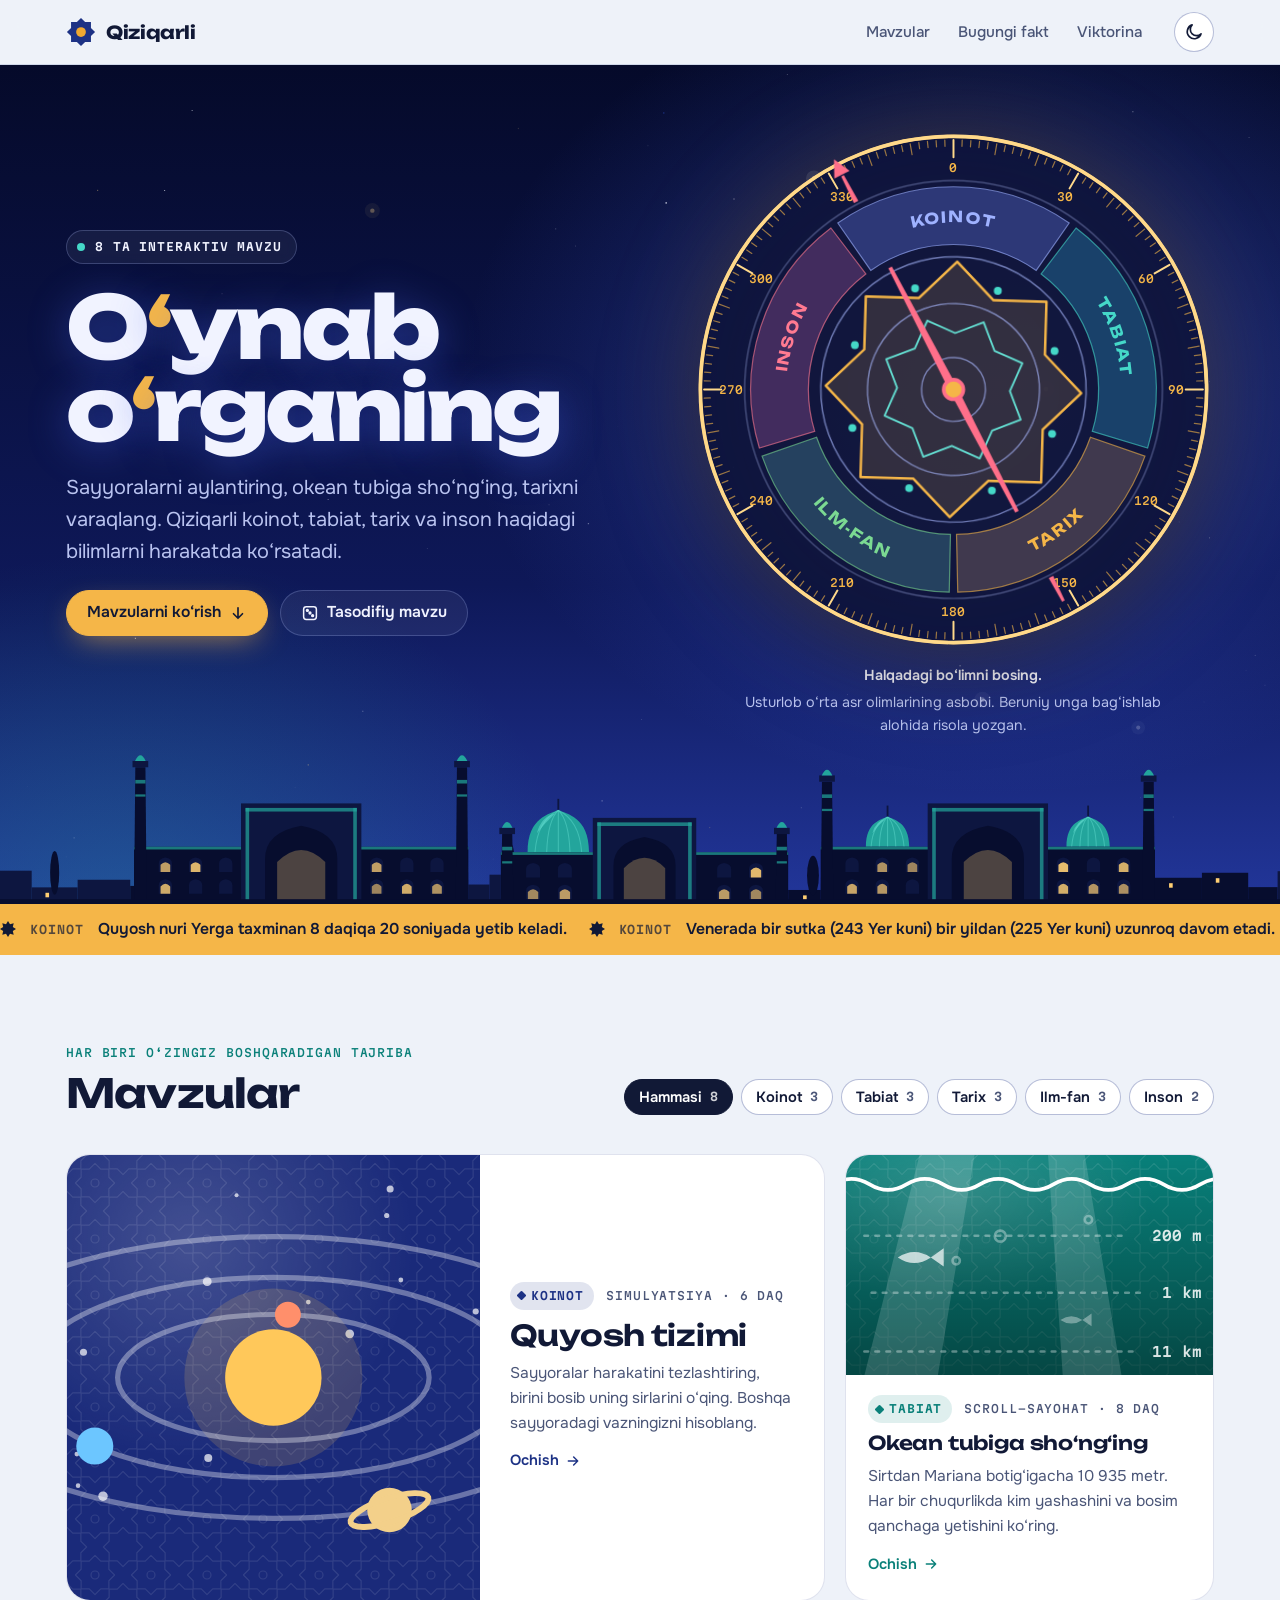
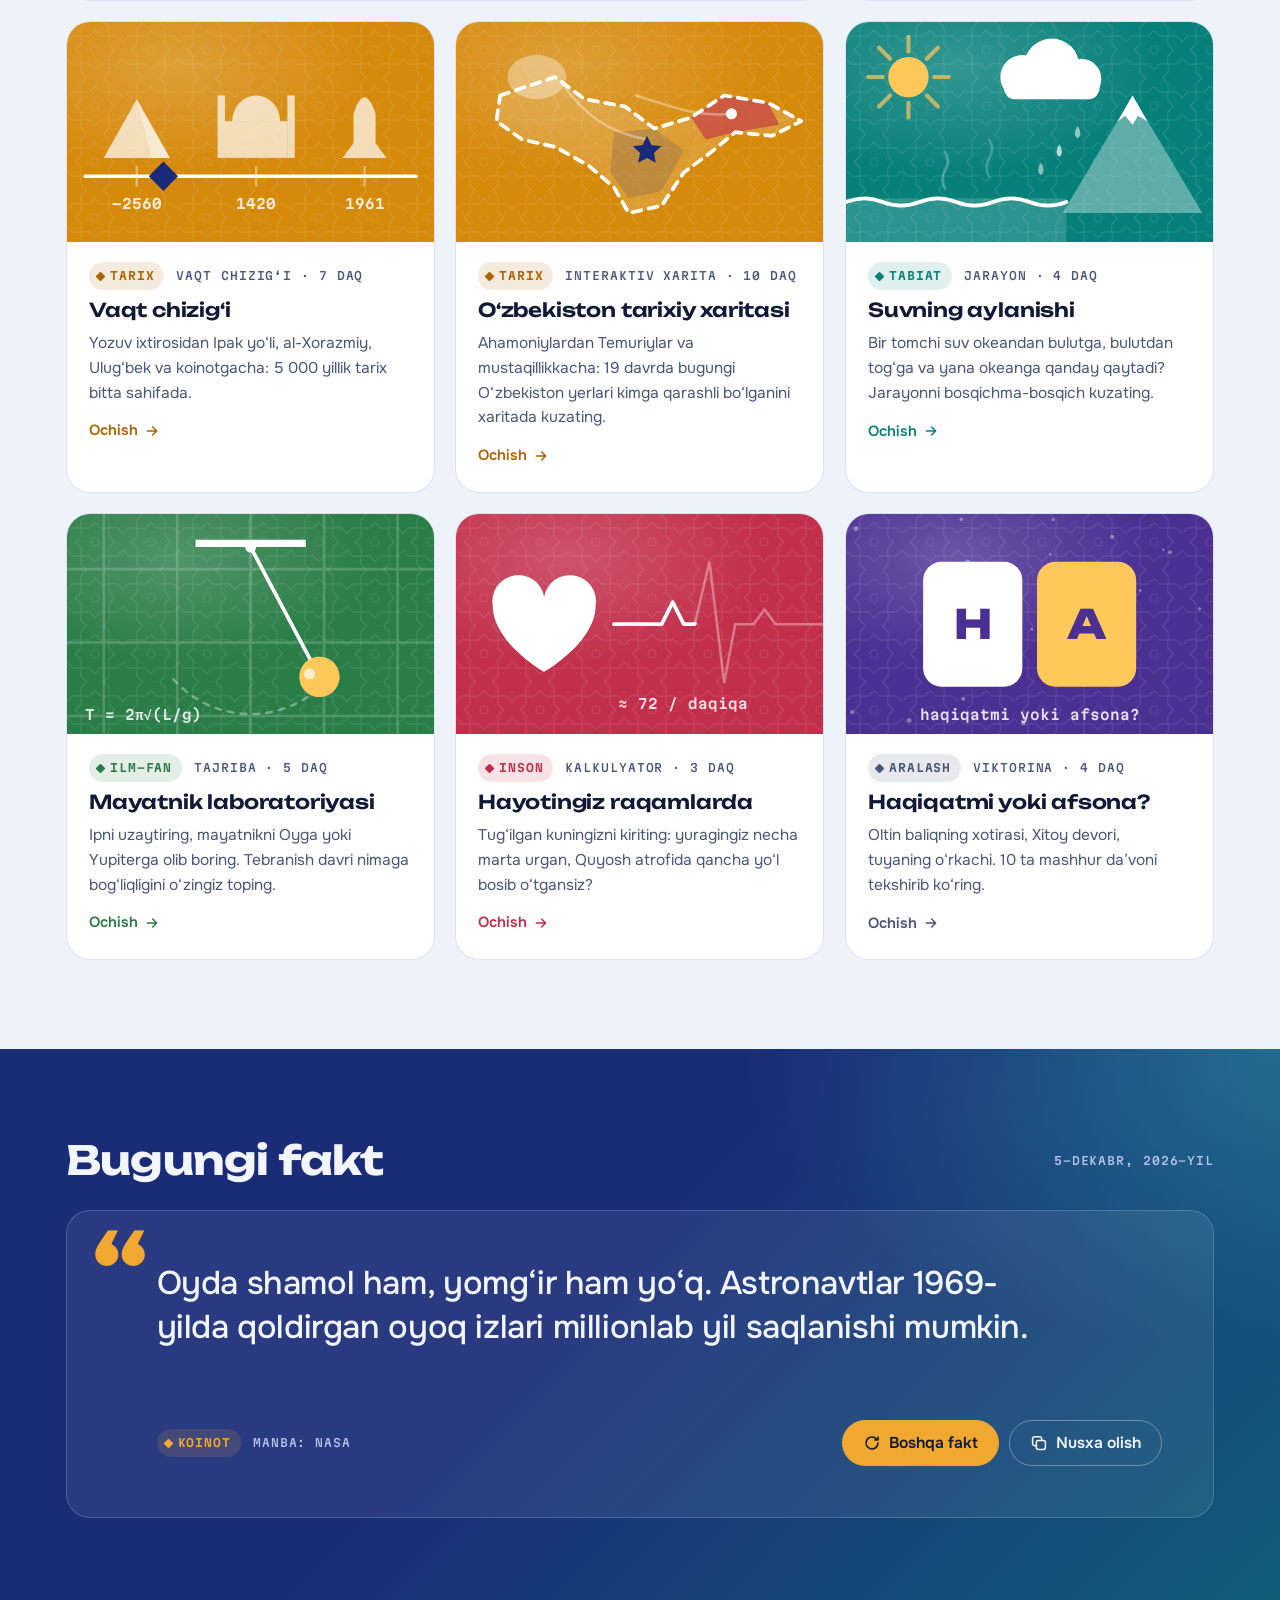
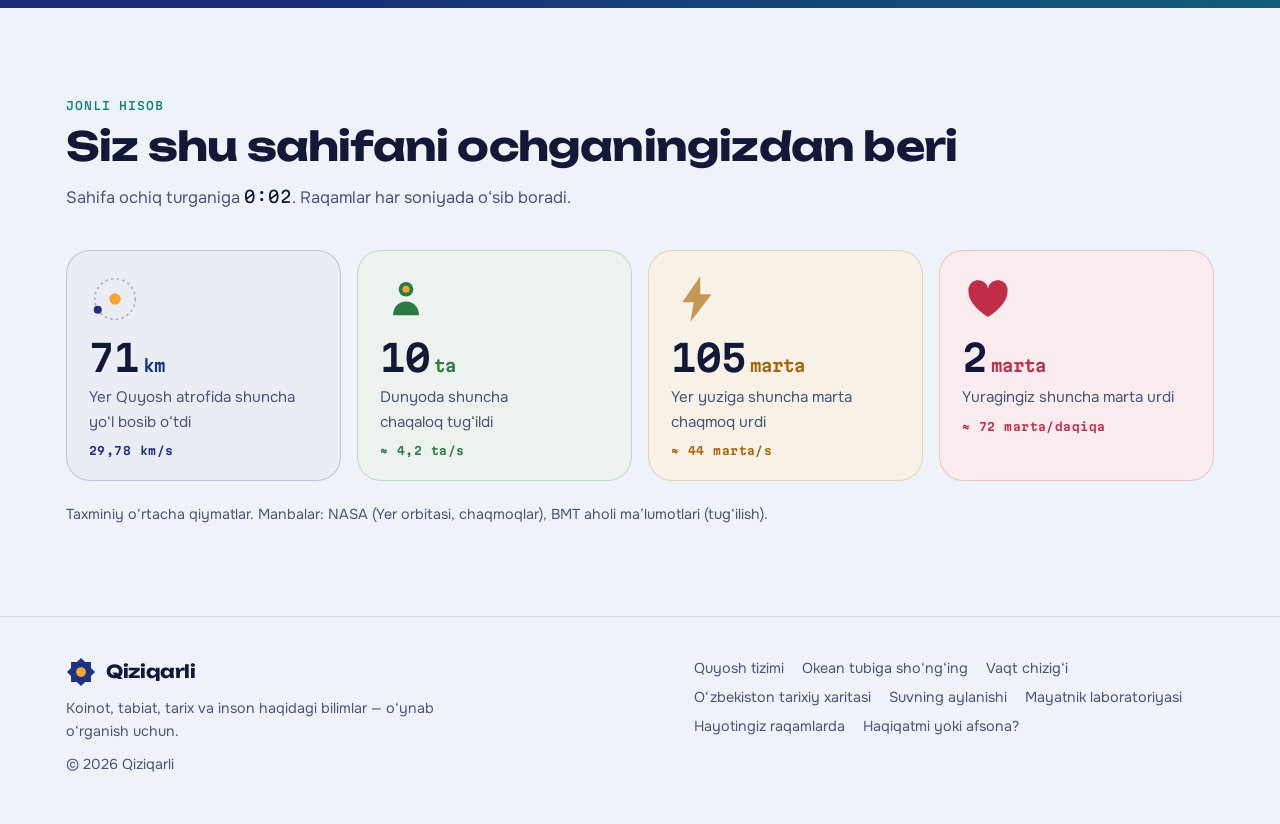
<file: index.html>
<!doctype html>
<html lang="uz">
<head>
  <meta charset="utf-8">
  <meta name="viewport" content="width=device-width, initial-scale=1, viewport-fit=cover">
  <meta name="claude:viewport-fit-sides" content="cover">
  <title>Qiziqarli</title>
  <meta name="description" content="Koinot, tabiat, tarix va inson haqidagi interaktiv tushuntirishlar o‘zbek tilida: Quyosh tizimi simulyatsiyasi, okean tubiga sayohat, tarix vaqt chizig‘i, tarixiy xarita, viktorina va boshqalar.">
  <meta property="og:title" content="Qiziqarli">
  <meta property="og:description" content="Dunyoni o‘ynab o‘rganing: interaktiv va animatsion tushuntirishlar o‘zbek tilida.">
  <meta name="theme-color" content="#0a1240">
  <link rel="icon" href="assets/img/favicon.svg" type="image/svg+xml">
  <link rel="preconnect" href="https://fonts.googleapis.com">
  <link rel="preconnect" href="https://fonts.gstatic.com" crossorigin>
  <link rel="stylesheet" href="https://fonts.googleapis.com/css2?family=Martian+Mono:wght@400;500;600&family=Onest:wght@400;500;600;700&family=Unbounded:wght@500;600;700;800&display=swap">
  <link rel="stylesheet" href="assets/css/main.css">
  <link rel="stylesheet" href="assets/css/home.css">
  <script>try{var t=localStorage.getItem("qz-theme");if(t)document.documentElement.setAttribute("data-theme",t)}catch(e){}</script>
</head>
<body data-root="">
  <a class="skip-link" href="#asosiy">Asosiy qismga o‘tish</a>

  <!-- Girih naqshi: bir marta e’lon qilinadi, sahifadagi barcha SVG lar ishlatadi -->
  <svg width="0" height="0" style="position:absolute" aria-hidden="true" focusable="false">
    <defs>
      <pattern id="girih" width="56" height="56" patternUnits="userSpaceOnUse" stroke="#fff">
        <g id="girih-shakl" fill="none" stroke-width="1.2" stroke-linejoin="round">
          <path d="M47.6 28 41.86 33.74 41.86 41.86 33.74 41.86 28 47.6 22.26 41.86 14.14 41.86 14.14 33.74 8.4 28 14.14 22.26 14.14 14.14 22.26 14.14 28 8.4 33.74 14.14 41.86 14.14 41.86 22.26Z"/>
          <path d="M19.6 0 13.86 5.74 13.86 13.86 5.74 13.86 0 19.6-5.74 13.86-13.86 13.86-13.86 5.74-19.6 0-13.86-5.74-13.86-13.86-5.74-13.86 0-19.6 5.74-13.86 13.86-13.86 13.86-5.74Z"/>
          <path d="M75.6 0 69.86 5.74 69.86 13.86 61.74 13.86 56 19.6 50.26 13.86 42.14 13.86 42.14 5.74 36.4 0 42.14-5.74 42.14-13.86 50.26-13.86 56-19.6 61.74-13.86 69.86-13.86 69.86-5.74Z"/>
          <path d="M19.6 56 13.86 61.74 13.86 69.86 5.74 69.86 0 75.6-5.74 69.86-13.86 69.86-13.86 61.74-19.6 56-13.86 50.26-13.86 42.14-5.74 42.14 0 36.4 5.74 42.14 13.86 42.14 13.86 50.26Z"/>
          <path d="M75.6 56 69.86 61.74 69.86 69.86 61.74 69.86 56 75.6 50.26 69.86 42.14 69.86 42.14 61.74 36.4 56 42.14 50.26 42.14 42.14 50.26 42.14 56 36.4 61.74 42.14 69.86 42.14 69.86 50.26Z"/>
          <circle cx="28" cy="28" r="4"/>
        </g>
      </pattern>
      <pattern id="girih-band" width="56" height="56" patternUnits="userSpaceOnUse" style="stroke: var(--band-naqsh)">
        <use href="#girih-shakl"/>
      </pattern>
      <linearGradient id="naqsh-fade" x1="0" y1="0" x2="1" y2="0">
        <stop offset="0" stop-color="#fff" stop-opacity="0.15"/>
        <stop offset="0.6" stop-color="#fff" stop-opacity="1"/>
      </linearGradient>
      <mask id="naqsh-mask"><rect width="100%" height="100%" fill="url(#naqsh-fade)"/></mask>
      <linearGradient id="art-chuqurlik" x1="0" y1="0" x2="0" y2="1">
        <stop offset="0" stop-color="#000" stop-opacity="0"/>
        <stop offset="1" stop-color="#000" stop-opacity="0.45"/>
      </linearGradient>
    </defs>
  </svg>

  <header class="topbar">
    <div class="wrap topbar__in">
      <a class="brand" href="index.html" aria-label="Qiziqarli, bosh sahifa">
        <svg class="brand__mark" viewBox="0 0 32 32" aria-hidden="true"><path class="s" d="M31 16 26.61 20.39 26.61 26.61 20.39 26.61 16 31 11.61 26.61 5.39 26.61 5.39 20.39 1 16 5.39 11.61 5.39 5.39 11.61 5.39 16 1 20.39 5.39 26.61 5.39 26.61 11.61Z"/><circle class="c" cx="16" cy="16" r="5.2"/></svg>
        Qiziqarli
      </a>
      <nav class="nav" aria-label="Asosiy menyu">
        <a href="#mavzular">Mavzular</a>
        <a class="nav__extra" href="#fakt">Bugungi fakt</a>
        <a href="mavzular/viktorina.html">Viktorina</a>
      </nav>
      <button class="theme-btn" type="button" data-theme-toggle aria-label="Tungi rejimga o‘tish">
        <svg class="i-moon" viewBox="0 0 24 24" fill="none" stroke="currentColor" stroke-width="2" stroke-linecap="round" stroke-linejoin="round" aria-hidden="true"><path d="M20.5 14.2A8.5 8.5 0 1 1 9.8 3.5a6.8 6.8 0 0 0 10.7 10.7z"/></svg>
        <svg class="i-sun" viewBox="0 0 24 24" fill="none" stroke="currentColor" stroke-width="2" stroke-linecap="round" aria-hidden="true"><circle cx="12" cy="12" r="4.2"/><path d="M12 2.5v2.2M12 19.3v2.2M2.5 12h2.2M19.3 12h2.2M5.3 5.3l1.6 1.6M17.1 17.1l1.6 1.6M5.3 18.7l1.6-1.6M17.1 6.9l1.6-1.6"/></svg>
      </button>
    </div>
  </header>

  <main id="asosiy">
    <!-- ================= Bosh qism: Samarqand tuni ================= -->
    <section class="hero" aria-labelledby="hero-title">
      <canvas class="hero__sky" data-sky aria-hidden="true"></canvas>
      <div class="wrap hero__in">
        <div class="hero__text">
          <span class="hero__count"><span class="pulse-dot" aria-hidden="true"></span><span data-topic-count>8 ta interaktiv mavzu</span></span>
          <h1 id="hero-title">O<span class="tutuq">‘</span>ynab o<span class="tutuq">‘</span>rganing</h1>
          <p class="lead">Sayyoralarni aylantiring, okean tubiga sho‘ng‘ing, tarixni varaqlang. Qiziqarli koinot, tabiat, tarix va inson haqidagi bilimlarni harakatda ko‘rsatadi.</p>
          <div class="hero__ctas">
            <a class="btn btn--oltin" href="#mavzular">
              Mavzularni ko‘rish
              <svg viewBox="0 0 24 24" fill="none" stroke="currentColor" stroke-width="2.2" stroke-linecap="round" stroke-linejoin="round" aria-hidden="true"><path d="M12 5v14M6 13l6 6 6-6"/></svg>
            </a>
            <button class="btn btn--tun" type="button" data-random-topic>
              <svg viewBox="0 0 24 24" fill="none" stroke="currentColor" stroke-width="2" stroke-linecap="round" stroke-linejoin="round" aria-hidden="true"><rect x="3.5" y="3.5" width="17" height="17" rx="3.5"/><circle cx="8.5" cy="8.5" r="1.2" fill="currentColor"/><circle cx="15.5" cy="15.5" r="1.2" fill="currentColor"/><circle cx="12" cy="12" r="1.2" fill="currentColor"/></svg>
              Tasodifiy mavzu
            </button>
          </div>
        </div>

        <figure class="astro">
          <svg class="astro__svg" id="usturlob" viewBox="-212 -212 424 424" role="group" aria-label="Usturlob: bo‘limni tanlash uchun halqadagi nomni bosing"></svg>
          <figcaption>
            <strong>Halqadagi bo‘limni bosing.</strong>
            <span>Usturlob o‘rta asr olimlarining asbobi. Beruniy unga bag‘ishlab alohida risola yozgan.</span>
          </figcaption>
        </figure>
      </div>
      <svg class="skyline" data-skyline viewBox="0 0 1440 170" preserveAspectRatio="xMidYMax slice" aria-hidden="true" focusable="false"></svg>
    </section>

    <!-- ================= Yuguruvchi faktlar lentasi ================= -->
    <div class="ticker" aria-label="Qisqa faktlar">
      <div class="ticker__track" data-ticker></div>
    </div>

    <!-- ================= Mavzular ================= -->
    <section class="section" id="mavzular" aria-labelledby="mavzular-title">
      <div class="wrap">
        <div class="section-head" data-reveal>
          <div>
            <span class="label">Har biri o‘zingiz boshqaradigan tajriba</span>
            <h2 id="mavzular-title">Mavzular</h2>
          </div>
          <div class="chips" role="group" aria-label="Bo‘lim bo‘yicha saralash" data-chips></div>
        </div>
        <div class="topics" data-topics aria-live="polite"></div>
      </div>
    </section>

    <!-- ================= Bugungi fakt ================= -->
    <section class="band fact-band" id="fakt" aria-labelledby="fakt-title">
      <svg class="naqsh" aria-hidden="true"><rect width="100%" height="100%" fill="url(#girih-band)" mask="url(#naqsh-mask)"/></svg>
      <div class="wrap fact-band__in" data-reveal>
        <div class="fact-band__top">
          <h2 id="fakt-title" data-fact-title>Bugungi fakt</h2>
          <span class="label" data-fact-date></span>
        </div>
        <div class="fact-card">
          <span class="fact-quote" aria-hidden="true">“</span>
          <p class="fact-text" data-fact-text aria-live="polite">Quyosh nuri Yerga taxminan 8 daqiqa 20 soniyada yetib keladi. Osmonga qaraganingizda Quyoshni 8 daqiqa oldingi holatida ko‘rasiz.</p>
          <div class="fact-foot">
            <div class="fact-src">
              <span class="tag" data-fact-cat>Koinot</span>
              <span class="label" data-fact-source>Manba: NASA</span>
            </div>
            <div class="fact-actions">
              <button class="btn" type="button" data-fact-next>
                <svg viewBox="0 0 24 24" fill="none" stroke="currentColor" stroke-width="2.2" stroke-linecap="round" stroke-linejoin="round" aria-hidden="true"><path d="M20 12a8 8 0 1 1-2.34-5.66M20 4v4h-4"/></svg>
                Boshqa fakt
              </button>
              <button class="btn btn--ghost" type="button" data-fact-copy>
                <svg viewBox="0 0 24 24" fill="none" stroke="currentColor" stroke-width="2" stroke-linecap="round" stroke-linejoin="round" aria-hidden="true"><rect x="8.5" y="8.5" width="12" height="12" rx="2.5"/><path d="M15.5 8.5V6a2.5 2.5 0 0 0-2.5-2.5H6A2.5 2.5 0 0 0 3.5 6v7A2.5 2.5 0 0 0 6 15.5h2.5"/></svg>
                Nusxa olish
              </button>
            </div>
          </div>
        </div>
      </div>
    </section>

    <!-- ================= Jonli hisoblagichlar ================= -->
    <section class="section" aria-labelledby="hozir-title">
      <div class="wrap">
        <div class="section-head" data-reveal>
          <div>
            <span class="label">Jonli hisob</span>
            <h2 id="hozir-title">Siz shu sahifani ochganingizdan beri</h2>
          </div>
          <p>Sahifa ochiq turganiga <span class="elapsed" data-elapsed>0:00</span>. Raqamlar har soniyada o‘sib boradi.</p>
        </div>
        <div class="counters">
          <div class="counter" data-cat="koinot" data-reveal>
            <svg class="counter__icon" viewBox="0 0 64 64" aria-hidden="true">
              <circle class="ci-sun" cx="32" cy="32" r="7"/>
              <ellipse class="ci-orbit" cx="32" cy="32" rx="25" ry="25"/>
              <circle class="ci-c" r="5"><animateMotion dur="6s" repeatCount="indefinite" path="M57 32 A25 25 0 1 1 7 32 A25 25 0 1 1 57 32"/></circle>
            </svg>
            <div class="counter__num" data-counter="29.78">0<small>km</small></div>
            <p>Yer Quyosh atrofida shuncha yo‘l bosib o‘tdi</p>
            <span class="rate">29,78 km/s</span>
          </div>
          <div class="counter" data-cat="ilm" data-reveal>
            <svg class="counter__icon" viewBox="0 0 64 64" aria-hidden="true">
              <circle class="ci-c" cx="32" cy="20" r="9"/>
              <path class="ci-c" d="M16 52c0-10 7-17 16-17s16 7 16 17z"/>
              <circle class="ci-sun" cx="32" cy="20" r="3"><animate attributeName="r" values="3;4.5;3" dur="1.6s" repeatCount="indefinite"/></circle>
            </svg>
            <div class="counter__num" data-counter="4.2">0<small>ta</small></div>
            <p>Dunyoda shuncha chaqaloq tug‘ildi</p>
            <span class="rate">≈ 4,2 ta/s</span>
          </div>
          <div class="counter" data-cat="tarix" data-reveal>
            <svg class="counter__icon" viewBox="0 0 64 64" aria-hidden="true">
              <path class="ci-c" d="M36 4 14 36h14l-4 24 26-34H36z"><animate attributeName="opacity" values="1;.25;1;1;.4;1" keyTimes="0;.08;.16;.6;.66;1" dur="2.2s" repeatCount="indefinite"/></path>
            </svg>
            <div class="counter__num" data-counter="44">0<small>marta</small></div>
            <p>Yer yuziga shuncha marta chaqmoq urdi</p>
            <span class="rate">≈ 44 marta/s</span>
          </div>
          <div class="counter" data-cat="inson" data-reveal>
            <svg class="counter__icon" viewBox="0 0 64 64" aria-hidden="true">
              <path class="ci-c ci-beat" d="M32 54S8 40 8 23a12 12 0 0 1 24-4 12 12 0 0 1 24 4c0 17-24 31-24 31z"/>
            </svg>
            <div class="counter__num" data-counter="1.2">0<small>marta</small></div>
            <p>Yuragingiz shuncha marta urdi</p>
            <span class="rate">≈ 72 marta/daqiqa</span>
          </div>
        </div>
        <p class="counters-note">Taxminiy o‘rtacha qiymatlar. Manbalar: NASA (Yer orbitasi, chaqmoqlar), BMT aholi ma’lumotlari (tug‘ilish).</p>
      </div>
    </section>
  </main>

  <footer class="footer">
    <div class="wrap footer__in">
      <div class="footer__about">
        <a class="brand" href="index.html">
          <svg class="brand__mark" viewBox="0 0 32 32" aria-hidden="true"><path class="s" d="M31 16 26.61 20.39 26.61 26.61 20.39 26.61 16 31 11.61 26.61 5.39 26.61 5.39 20.39 1 16 5.39 11.61 5.39 5.39 11.61 5.39 16 1 20.39 5.39 26.61 5.39 26.61 11.61Z"/><circle class="c" cx="16" cy="16" r="5.2"/></svg>
          Qiziqarli
        </a>
        <p>Koinot, tabiat, tarix va inson haqidagi bilimlar — o‘ynab o‘rganish uchun.</p>
        <p>© <span data-joriy-yil>2026</span> Qiziqarli</p>
      </div>
      <ul class="footer__links" data-footer-links></ul>
    </div>
  </footer>

  <script src="assets/js/data.js"></script>
  <script src="assets/js/common.js"></script>
  <script src="assets/js/home.js"></script>
</body>
</html>
</file>
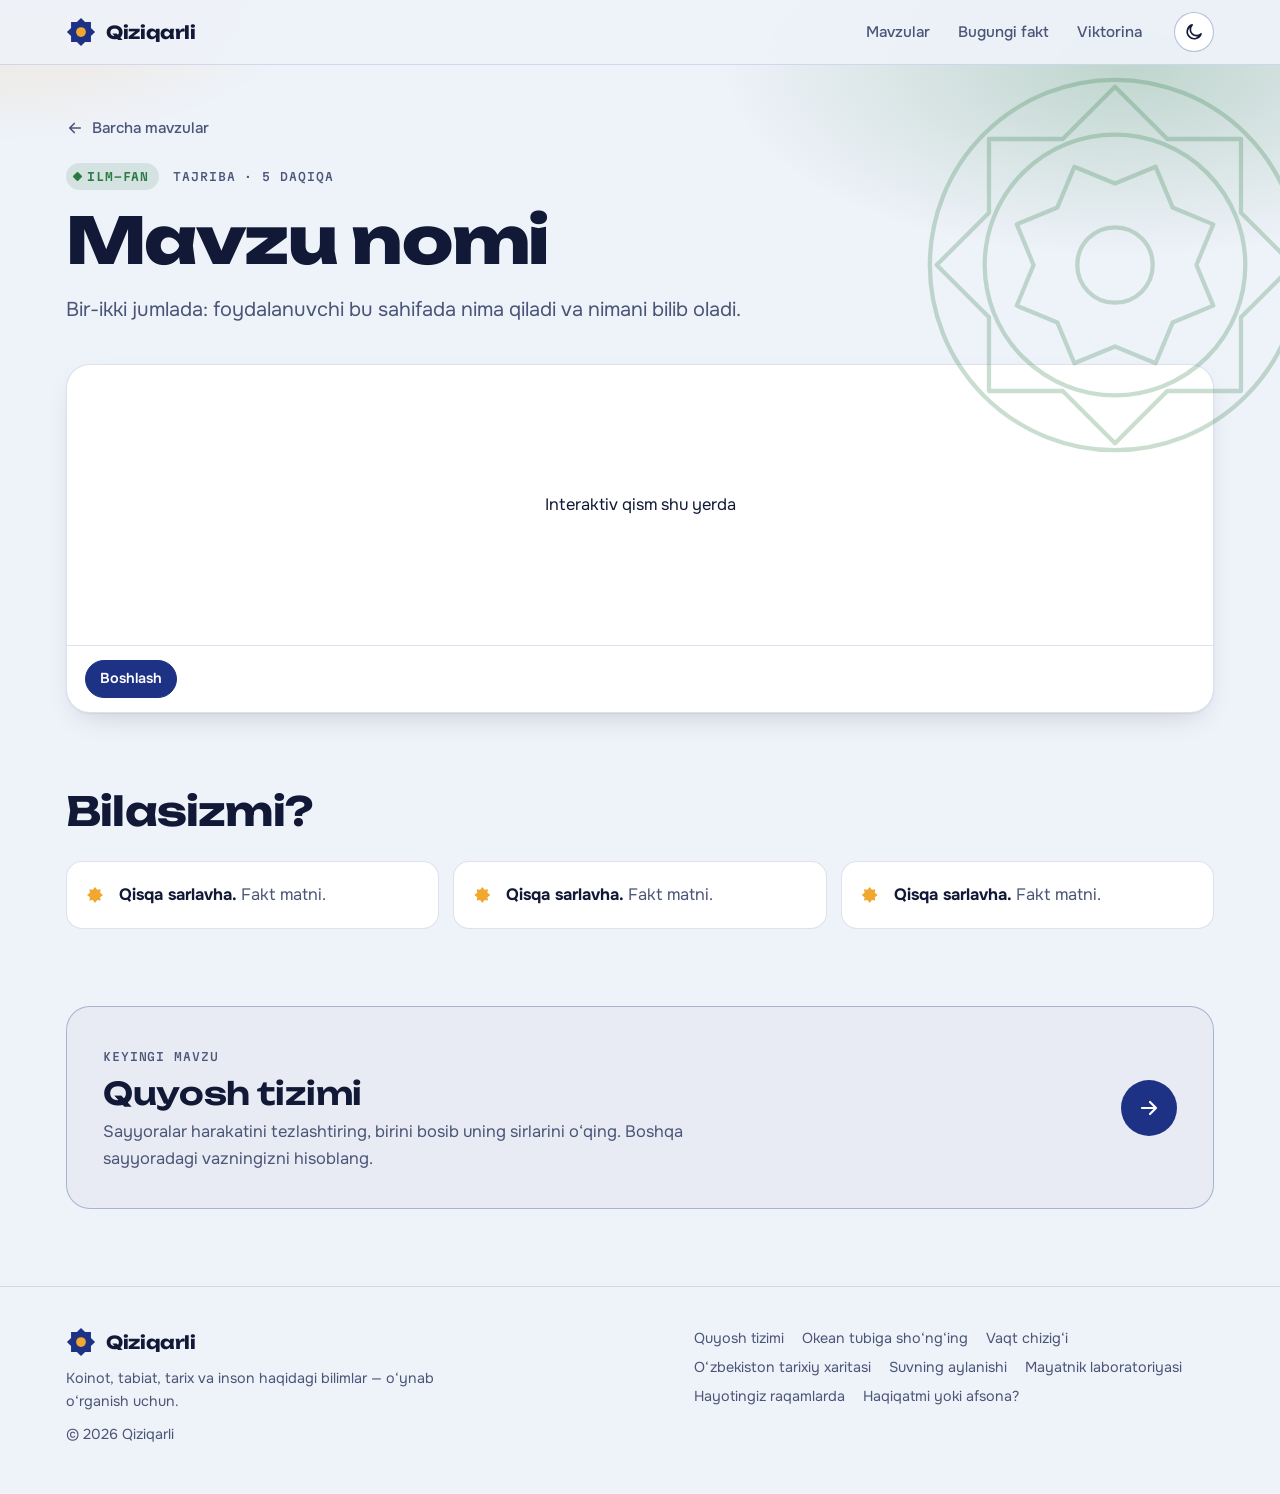
<file: mavzular/_shablon.html>
<!doctype html>
<html lang="uz">
<head>
  <meta charset="utf-8">
  <meta name="viewport" content="width=device-width, initial-scale=1, viewport-fit=cover">
  <title>Mavzu nomi · Qiziqarli</title>
  <meta name="description" content="Mavzu haqida bir jumlali tavsif.">
  <link rel="icon" href="../assets/img/favicon.svg" type="image/svg+xml">
  <link rel="preconnect" href="https://fonts.googleapis.com">
  <link rel="preconnect" href="https://fonts.gstatic.com" crossorigin>
  <link rel="stylesheet" href="https://fonts.googleapis.com/css2?family=Martian+Mono:wght@400;500;600&family=Onest:wght@400;500;600;700&family=Unbounded:wght@500;600;700;800&display=swap">
  <link rel="stylesheet" href="../assets/css/main.css">
  <script>try{var t=localStorage.getItem("qz-theme");if(t)document.documentElement.setAttribute("data-theme",t)}catch(e){}</script>
  <!--
    SHABLON: yangi mavzu yaratish uchun shu faylni nusxalang.
    1) Fayl nomini o‘zgartiring (masalan: mavzular/vulqonlar.html)
    2) <body data-topic="..."> qiymatini data.js dagi slug bilan bir xil qiling
    3) assets/js/data.js dagi topics ro‘yxatiga yozuv qo‘shing
    4) Faqat shu sahifaga tegishli CSS va JS shu fayl ichida yoziladi
  -->
  <style>
    /* Shu mavzuga tegishli uslublar */
    .demo { padding: 24px; min-height: 280px; display: grid; place-items: center; }
  </style>
</head>
<body data-root="../" data-topic="shablon">
  <a class="skip-link" href="#asosiy">Asosiy qismga o‘tish</a>

  <header class="topbar">
    <div class="wrap topbar__in">
      <a class="brand" href="../index.html">
        <svg class="brand__mark" viewBox="0 0 32 32" aria-hidden="true"><path class="s" d="M31 16 26.61 20.39 26.61 26.61 20.39 26.61 16 31 11.61 26.61 5.39 26.61 5.39 20.39 1 16 5.39 11.61 5.39 5.39 11.61 5.39 16 1 20.39 5.39 26.61 5.39 26.61 11.61Z"/><circle class="c" cx="16" cy="16" r="5.2"/></svg>
        Qiziqarli
      </a>
      <nav class="nav" aria-label="Asosiy menyu">
        <a href="../index.html#mavzular">Mavzular</a>
        <a class="nav__extra" href="../index.html#fakt">Bugungi fakt</a>
        <a href="viktorina.html">Viktorina</a>
      </nav>
      <button class="theme-btn" type="button" data-theme-toggle aria-label="Tungi rejimga o‘tish">
        <svg class="i-moon" viewBox="0 0 24 24" fill="none" stroke="currentColor" stroke-width="2" stroke-linecap="round" stroke-linejoin="round" aria-hidden="true"><path d="M20.5 14.2A8.5 8.5 0 1 1 9.8 3.5a6.8 6.8 0 0 0 10.7 10.7z"/></svg>
        <svg class="i-sun" viewBox="0 0 24 24" fill="none" stroke="currentColor" stroke-width="2" stroke-linecap="round" aria-hidden="true"><circle cx="12" cy="12" r="4.2"/><path d="M12 2.5v2.2M12 19.3v2.2M2.5 12h2.2M19.3 12h2.2M5.3 5.3l1.6 1.6M17.1 17.1l1.6 1.6M5.3 18.7l1.6-1.6M17.1 6.9l1.6-1.6"/></svg>
      </button>
    </div>
  </header>

  <main id="asosiy">
    <section class="wrap topic-hero">
      <a class="back-link" href="../index.html#mavzular">
        <svg viewBox="0 0 24 24" fill="none" stroke="currentColor" stroke-width="2.2" stroke-linecap="round" stroke-linejoin="round" aria-hidden="true"><path d="M19 12H5M11 6l-6 6 6 6"/></svg>
        Barcha mavzular
      </a>
      <div class="topic-meta">
        <span class="tag" data-cat="ilm">Ilm-fan</span>
        <span class="label">Tajriba · 5 daqiqa</span>
      </div>
      <h1>Mavzu nomi</h1>
      <p class="lead">Bir-ikki jumlada: foydalanuvchi bu sahifada nima qiladi va nimani bilib oladi.</p>
    </section>

    <section class="wrap" aria-label="Interaktiv qism">
      <div class="stage">
        <div class="demo">Interaktiv qism shu yerda</div>
        <div class="stage__bar">
          <button class="btn btn--small" type="button">Boshlash</button>
        </div>
      </div>
    </section>

    <section class="wrap didyou">
      <h2>Bilasizmi?</h2>
      <ul class="fact-list">
        <li><p><strong>Qisqa sarlavha.</strong> Fakt matni.</p></li>
        <li><p><strong>Qisqa sarlavha.</strong> Fakt matni.</p></li>
        <li><p><strong>Qisqa sarlavha.</strong> Fakt matni.</p></li>
      </ul>
    </section>

    <section class="wrap next-topic" aria-label="Keyingi mavzu">
      <div data-next-topic></div>
    </section>
  </main>

  <footer class="footer">
    <div class="wrap footer__in">
      <div class="footer__about">
        <a class="brand" href="../index.html">
          <svg class="brand__mark" viewBox="0 0 32 32" aria-hidden="true"><path class="s" d="M31 16 26.61 20.39 26.61 26.61 20.39 26.61 16 31 11.61 26.61 5.39 26.61 5.39 20.39 1 16 5.39 11.61 5.39 5.39 11.61 5.39 16 1 20.39 5.39 26.61 5.39 26.61 11.61Z"/><circle class="c" cx="16" cy="16" r="5.2"/></svg>
          Qiziqarli
        </a>
        <p>Koinot, tabiat, tarix va inson haqidagi bilimlar — o‘ynab o‘rganish uchun.</p>
        <p>© <span data-joriy-yil>2026</span> Qiziqarli</p>
      </div>
      <ul class="footer__links" data-footer-links></ul>
    </div>
  </footer>

  <script src="../assets/js/data.js"></script>
  <script src="../assets/js/common.js"></script>
  <script>
    /* Shu mavzuga tegishli skript. QZ.fmt(), QZ.toast(), QZ.copy(), QZ.cssVar() tayyor. */
    (function () {
      "use strict";
    })();
  </script>
</body>
</html>
</file>
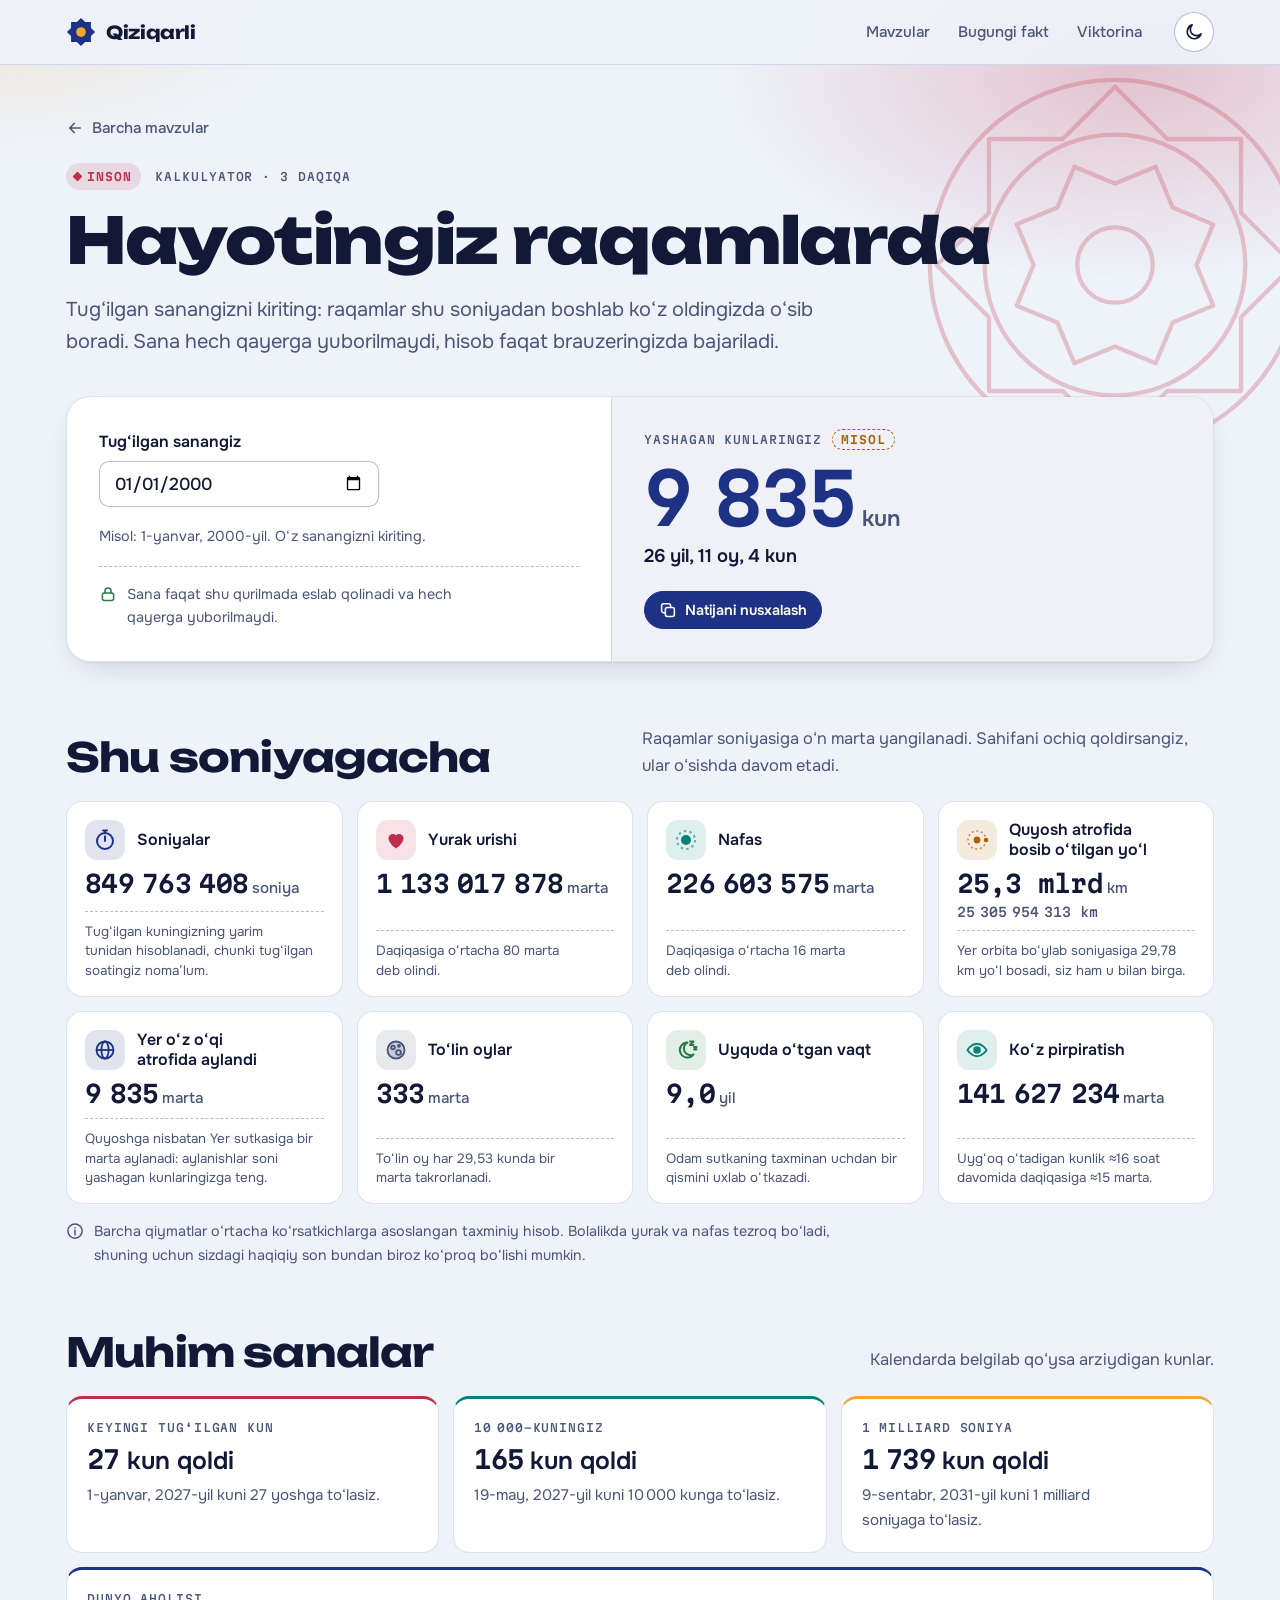
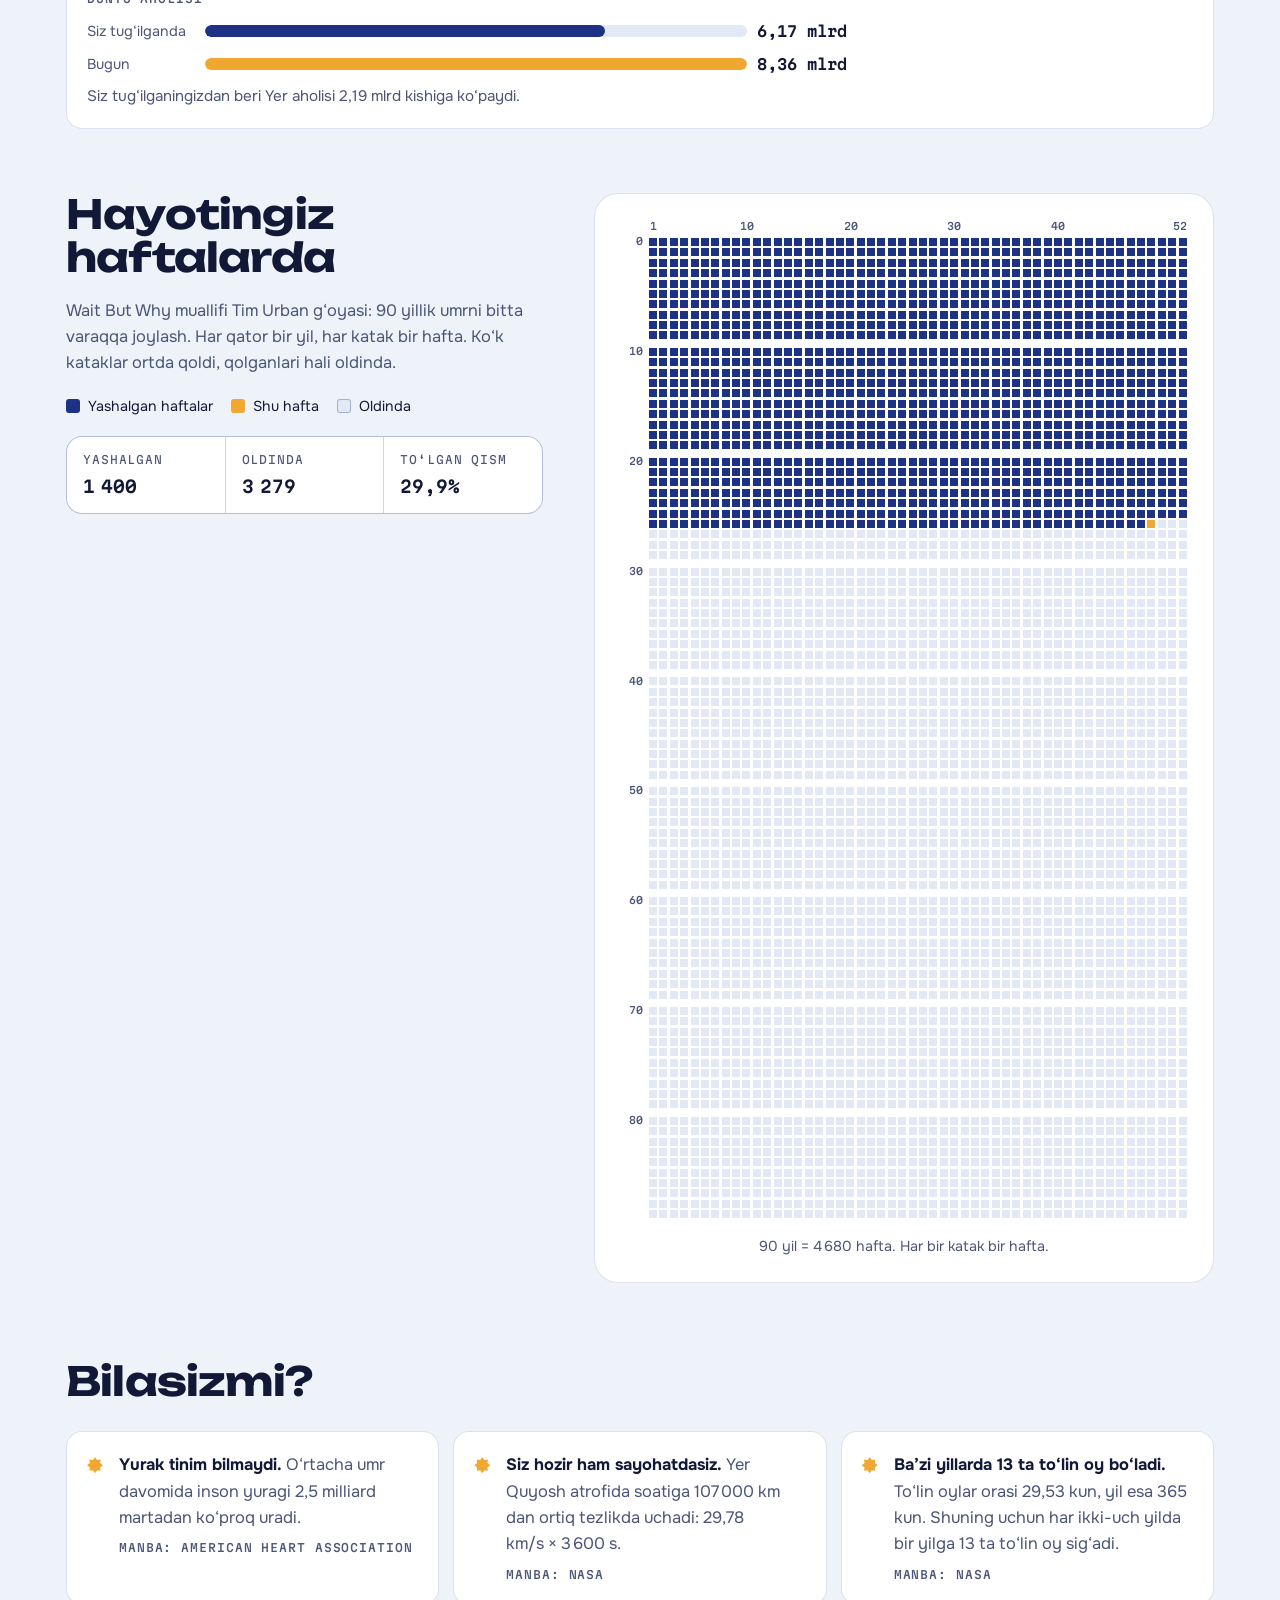
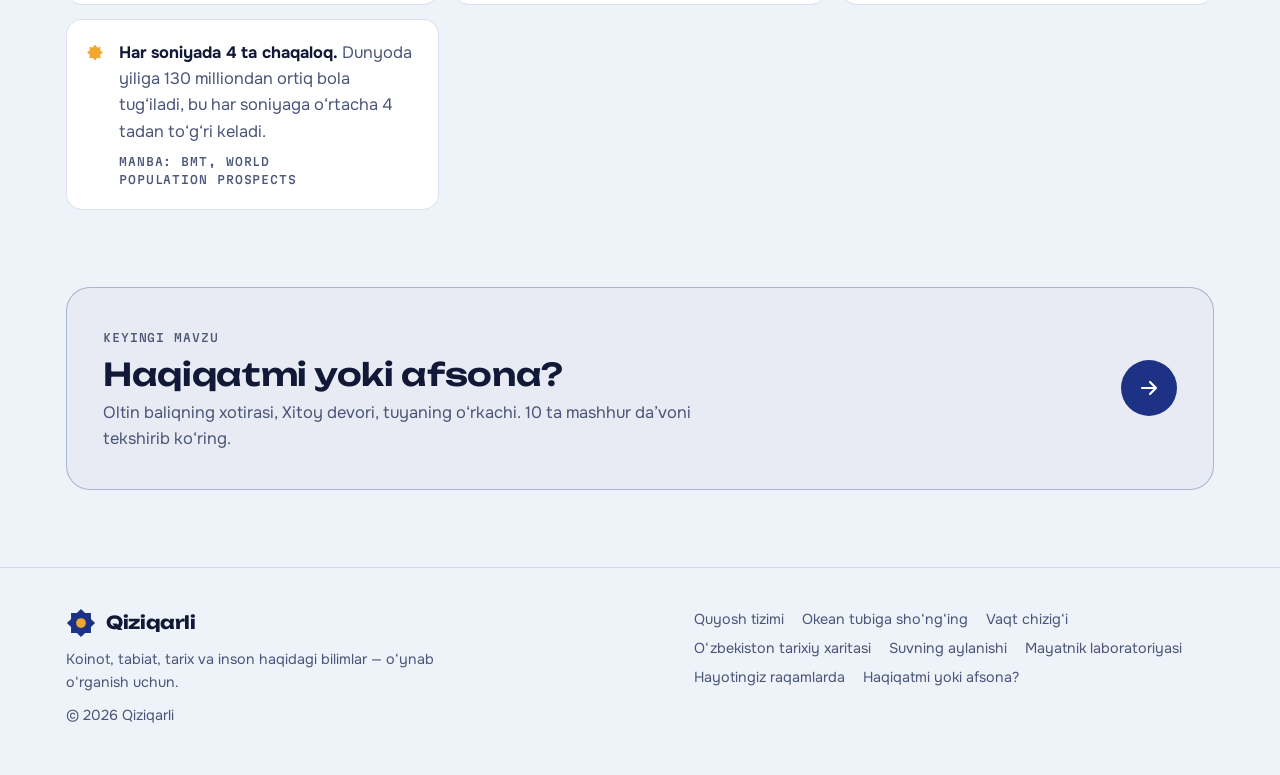
<file: mavzular/hayot.html>
<!doctype html>
<html lang="uz">
<head>
  <meta charset="utf-8">
  <meta name="viewport" content="width=device-width, initial-scale=1, viewport-fit=cover">
  <title>Hayotingiz raqamlarda · Qiziqarli</title>
  <meta name="description" content="Tug‘ilgan sanangizni kiriting: yuragingiz necha marta urgani, Quyosh atrofida qancha yo‘l bosganingiz va hayotingiz haftalarda qanday ko‘rinishini jonli hisoblang.">
  <link rel="icon" href="../assets/img/favicon.svg" type="image/svg+xml">
  <link rel="preconnect" href="https://fonts.googleapis.com">
  <link rel="preconnect" href="https://fonts.gstatic.com" crossorigin>
  <link rel="stylesheet" href="https://fonts.googleapis.com/css2?family=Martian+Mono:wght@400;500;600&family=Onest:wght@400;500;600;700&family=Unbounded:wght@500;600;700;800&display=swap">
  <link rel="stylesheet" href="../assets/css/main.css">
  <script>try{var t=localStorage.getItem("qz-theme");if(t)document.documentElement.setAttribute("data-theme",t)}catch(e){}</script>
  <style>
    /* ---------- Sana kiritish va asosiy natija ---------- */
    .kirish {
      display: grid;
      grid-template-columns: minmax(0, 0.95fr) minmax(0, 1.05fr);
    }
    .kirish__forma {
      padding: clamp(20px, 3vw, 32px);
      display: grid;
      gap: 18px;
      align-content: start;
      min-width: 0;
    }
    .kirish__forma label { font-weight: 600; font-size: 1rem; }
    #tugilgan-sana { width: 100%; max-width: 280px; font-size: 1.08rem; }
    #tugilgan-sana[aria-invalid="true"] { border-color: var(--anor); }
    .izoh { font-size: var(--fs-small); color: var(--siyoh-2); }
    .xato {
      display: flex;
      gap: 8px;
      align-items: flex-start;
      font-size: var(--fs-small);
      font-weight: 500;
      color: var(--anor);
    }
    .xato[hidden] { display: none; }
    .xato svg { flex: none; width: 18px; height: 18px; margin-top: 2px; }
    .xato span { min-width: 0; }
    .maxfiy {
      display: flex;
      gap: 10px;
      align-items: flex-start;
      font-size: var(--fs-small);
      color: var(--siyoh-2);
      padding-top: 16px;
      border-top: 1px dashed var(--chiziq-kuchli);
    }
    .maxfiy svg { flex: none; width: 18px; height: 18px; margin-top: 2px; color: var(--yashm); }
    .maxfiy span { min-width: 0; }

    .xulosa {
      position: relative;
      min-width: 0;
      padding: clamp(20px, 3vw, 32px);
      background: color-mix(in srgb, var(--lojuvard) 7%, var(--sirt));
      border-left: 1px solid var(--chiziq);
      display: grid;
      align-content: start;
      gap: 6px;
      transition: opacity 0.3s;
    }
    .xulosa__top { display: flex; flex-wrap: wrap; align-items: center; gap: 8px 10px; }
    .misol {
      font: 600 var(--fs-label)/1 var(--f-mono);
      letter-spacing: 0.08em;
      text-transform: uppercase;
      color: var(--zafaron);
      border: 1px dashed var(--zafaron);
      border-radius: 999px;
      padding: 4px 8px;
    }
    .misol[hidden] { display: none; }
    .xulosa__son {
      font: 600 clamp(2.5rem, 1.5rem + 4vw, 4.4rem)/1.05 var(--f-mono);
      font-variant-numeric: tabular-nums;
      letter-spacing: -0.03em;
      color: var(--lojuvard);
      margin-top: 6px;
      overflow-wrap: anywhere;
    }
    .xulosa__son small { font: 600 0.32em/1 var(--f-body); letter-spacing: 0; color: var(--siyoh-2); margin-left: 0.3em; }
    .xulosa__yosh { font-size: 1.15rem; font-weight: 600; }
    .xulosa__amal { display: flex; flex-wrap: wrap; gap: 8px; margin-top: 14px; }
    .is-eskirgan { opacity: 0.5; }

    /* ---------- Jonli kartalar ---------- */
    .bolim { padding-top: clamp(40px, 5vw, 72px); }
    .bolim .section-head { margin-bottom: 22px; }
    .kartalar {
      display: grid;
      grid-template-columns: repeat(auto-fill, minmax(min(100%, 262px), 1fr));
      gap: 14px;
      transition: opacity 0.3s;
    }
    .karta {
      --c: var(--lojuvard);
      position: relative;
      display: grid;
      grid-template-rows: auto auto 1fr;
      gap: 10px;
      min-width: 0;
      padding: 18px 18px 16px;
      background: var(--sirt);
      border: 1px solid var(--chiziq);
      border-radius: var(--r-m);
    }
    .karta__top { display: flex; align-items: center; gap: 12px; min-width: 0; }
    .karta__ikon {
      flex: none;
      display: grid;
      place-items: center;
      width: 40px;
      height: 40px;
      border-radius: 12px;
      color: var(--c);
      background: color-mix(in srgb, var(--c) 13%, transparent);
    }
    .karta__ikon svg { width: 24px; height: 24px; overflow: visible; }
    .karta h3 { font-family: var(--f-body); font-size: 1rem; font-weight: 600; letter-spacing: 0; line-height: 1.25; min-width: 0; }
    .karta__son {
      font: 600 clamp(1.25rem, 1.05rem + 0.6vw, 1.5rem)/1.15 var(--f-mono);
      font-variant-numeric: tabular-nums;
      letter-spacing: -0.03em;
      overflow-wrap: anywhere;
    }
    .karta__son small { font: 500 0.95rem/1 var(--f-body); letter-spacing: 0; color: var(--siyoh-2); margin-left: 0.25em; }
    .karta__qosh {
      font: 500 0.8rem/1.3 var(--f-mono);
      font-variant-numeric: tabular-nums;
      color: var(--siyoh-2);
      margin-top: -4px;
      overflow-wrap: anywhere;
    }
    .karta__izoh {
      align-self: end;
      font-size: 0.84rem;
      line-height: 1.45;
      color: var(--siyoh-2);
      padding-top: 10px;
      border-top: 1px dashed var(--chiziq-kuchli);
    }
    .eslatma {
      margin-top: 16px;
      display: flex;
      gap: 10px;
      align-items: flex-start;
      font-size: var(--fs-small);
      color: var(--siyoh-2);
      max-width: 80ch;
    }
    .eslatma svg { flex: none; width: 18px; height: 18px; margin-top: 2px; }
    .eslatma span { min-width: 0; }

    /* Ikon animatsiyalari (jonli, lekin sokin) */
    .i-yurak { transform-box: fill-box; transform-origin: center; animation: urish 0.75s ease-in-out infinite; }
    @keyframes urish { 0%, 100% { transform: scale(1); } 18% { transform: scale(1.18); } 36% { transform: scale(0.98); } 50% { transform: scale(1.08); } }
    .i-nafas { transform-box: fill-box; transform-origin: center; animation: nafas 3.75s ease-in-out infinite; }
    @keyframes nafas { 0%, 100% { transform: scale(0.6); } 45% { transform: scale(1.25); } }
    .i-mil { transform-origin: 12px 13px; animation: aylan 60s steps(60) infinite; }
    .i-orbita { transform-origin: 12px 12px; animation: aylan 8s linear infinite; }
    @keyframes aylan { to { transform: rotate(360deg); } }
    .i-meridian { transform-box: fill-box; transform-origin: center; animation: meridian 4s linear infinite; }
    @keyframes meridian { 0% { transform: scaleX(1); } 50% { transform: scaleX(-1); } 100% { transform: scaleX(1); } }
    .i-qovoq { transform-box: fill-box; transform-origin: center; animation: pirpir 4s ease-in-out infinite; }
    @keyframes pirpir { 0%, 92%, 100% { transform: scaleY(1); } 96% { transform: scaleY(0.08); } }
    .i-z { animation: zz 3s ease-in-out infinite; }
    .i-z2 { animation-delay: -1.5s; }
    @keyframes zz { 0%, 100% { opacity: 0.35; transform: translateY(1px); } 50% { opacity: 1; transform: translateY(-1px); } }
    @media (prefers-reduced-motion: reduce) {
      .i-yurak, .i-nafas, .i-mil, .i-orbita, .i-meridian, .i-qovoq, .i-z { animation: none !important; }
    }

    /* ---------- Muhim sanalar ---------- */
    .sanalar {
      display: grid;
      grid-template-columns: repeat(3, minmax(0, 1fr));
      gap: 14px;
      transition: opacity 0.3s;
    }
    .sana-karta {
      --c: var(--lojuvard);
      min-width: 0;
      padding: 20px;
      background: var(--sirt);
      border: 1px solid var(--chiziq);
      border-top: 3px solid var(--c);
      border-radius: var(--r-m);
      display: grid;
      gap: 8px;
      align-content: start;
    }
    .sana-karta__son {
      font: 600 1.55rem/1.15 var(--f-body);
      overflow-wrap: anywhere;
    }
    .sana-karta__son .num { font-weight: 600; letter-spacing: -0.03em; }
    .sana-karta__matn { color: var(--siyoh-2); font-size: 0.95rem; }
    .sana-karta--keng { grid-column: 1 / -1; }
    .sana-karta--keng .aholi { max-width: 760px; }
    .aholi { display: grid; gap: 10px; margin-top: 4px; }
    .aholi__qator { display: grid; grid-template-columns: minmax(0, 7.5em) minmax(0, 1fr) auto; gap: 10px; align-items: center; font-size: 0.9rem; }
    .aholi__qator span:first-child { color: var(--siyoh-2); }
    .aholi__chiziq { height: 12px; border-radius: 999px; background: var(--sirt-2); overflow: hidden; }
    .aholi__chiziq i { display: block; height: 100%; width: var(--w, 50%); border-radius: inherit; background: var(--c); transition: width 0.6s var(--ease-out); }
    .aholi__qator--bugun .aholi__chiziq i { background: var(--zafaron-yorqin); }
    .aholi__qator b { font: 600 0.92rem/1 var(--f-mono); font-variant-numeric: tabular-nums; white-space: nowrap; }

    /* ---------- Haftalar jadvali ---------- */
    .haftalar {
      display: grid;
      grid-template-columns: minmax(0, 1fr) minmax(0, 620px);
      gap: clamp(24px, 4vw, 56px);
      align-items: start;
    }
    .haftalar__matn { display: grid; gap: 18px; min-width: 0; position: sticky; top: 92px; }
    .haftalar__matn > p { color: var(--siyoh-2); max-width: 52ch; }
    .belgilar { list-style: none; margin: 0; padding: 0; display: flex; flex-wrap: wrap; gap: 8px 18px; font-size: var(--fs-small); }
    .belgilar li { display: inline-flex; align-items: center; gap: 8px; }
    .belgilar i { width: 14px; height: 14px; border-radius: 3px; display: inline-block; }
    .b-yashalgan { background: var(--lojuvard); }
    .b-hozir { background: var(--zafaron-yorqin); }
    .b-oldinda { background: var(--sirt-2); box-shadow: inset 0 0 0 1px var(--chiziq-kuchli); }
    .haftalar .stats { grid-template-columns: repeat(3, minmax(0, 1fr)); }
    .jadval {
      margin: 0;
      padding: clamp(14px, 2.4vw, 24px);
      min-width: 0;
      background: var(--sirt);
      border: 1px solid var(--chiziq);
      border-radius: var(--r-l);
    }
    .jadval__quti { width: 100%; min-width: 0; }
    #hafta-canvas { display: block; margin-inline: auto; }
    .jadval .izoh { margin-top: 14px; text-align: center; }
    .jadval figcaption { margin-top: 14px; font-size: var(--fs-small); color: var(--siyoh-2); text-align: center; }

    .fakt-manba { margin-top: 8px; }

    @media (max-width: 860px) {
      .haftalar { grid-template-columns: minmax(0, 1fr); }
      .haftalar__matn { position: static; }
    }
    @media (max-width: 760px) {
      .kirish { grid-template-columns: minmax(0, 1fr); }
      .xulosa { border-left: 0; border-top: 1px solid var(--chiziq); }
    }
    @media (max-width: 760px) {
      .sanalar { grid-template-columns: minmax(0, 1fr); }
    }
  </style>
</head>
<body data-root="../" data-topic="hayot">
  <a class="skip-link" href="#asosiy">Asosiy qismga o‘tish</a>

  <header class="topbar">
    <div class="wrap topbar__in">
      <a class="brand" href="../index.html">
        <svg class="brand__mark" viewBox="0 0 32 32" aria-hidden="true"><path class="s" d="M31 16 26.61 20.39 26.61 26.61 20.39 26.61 16 31 11.61 26.61 5.39 26.61 5.39 20.39 1 16 5.39 11.61 5.39 5.39 11.61 5.39 16 1 20.39 5.39 26.61 5.39 26.61 11.61Z"/><circle class="c" cx="16" cy="16" r="5.2"/></svg>
        Qiziqarli
      </a>
      <nav class="nav" aria-label="Asosiy menyu">
        <a href="../index.html#mavzular">Mavzular</a>
        <a class="nav__extra" href="../index.html#fakt">Bugungi fakt</a>
        <a href="viktorina.html">Viktorina</a>
      </nav>
      <button class="theme-btn" type="button" data-theme-toggle aria-label="Tungi rejimga o‘tish">
        <svg class="i-moon" viewBox="0 0 24 24" fill="none" stroke="currentColor" stroke-width="2" stroke-linecap="round" stroke-linejoin="round" aria-hidden="true"><path d="M20.5 14.2A8.5 8.5 0 1 1 9.8 3.5a6.8 6.8 0 0 0 10.7 10.7z"/></svg>
        <svg class="i-sun" viewBox="0 0 24 24" fill="none" stroke="currentColor" stroke-width="2" stroke-linecap="round" aria-hidden="true"><circle cx="12" cy="12" r="4.2"/><path d="M12 2.5v2.2M12 19.3v2.2M2.5 12h2.2M19.3 12h2.2M5.3 5.3l1.6 1.6M17.1 17.1l1.6 1.6M5.3 18.7l1.6-1.6M17.1 6.9l1.6-1.6"/></svg>
      </button>
    </div>
  </header>

  <main id="asosiy">
    <section class="wrap topic-hero">
      <a class="back-link" href="../index.html#mavzular">
        <svg viewBox="0 0 24 24" fill="none" stroke="currentColor" stroke-width="2.2" stroke-linecap="round" stroke-linejoin="round" aria-hidden="true"><path d="M19 12H5M11 6l-6 6 6 6"/></svg>
        Barcha mavzular
      </a>
      <div class="topic-meta">
        <span class="tag" data-cat="inson">Inson</span>
        <span class="label">Kalkulyator · 3 daqiqa</span>
      </div>
      <h1>Hayotingiz raqamlarda</h1>
      <p class="lead">Tug‘ilgan sanangizni kiriting: raqamlar shu soniyadan boshlab ko‘z oldingizda o‘sib boradi. Sana hech qayerga yuborilmaydi, hisob faqat brauzeringizda bajariladi.</p>
    </section>

    <section class="wrap" aria-label="Tug‘ilgan sana va asosiy natija">
      <div class="stage kirish">
        <div class="kirish__forma">
          <div class="field">
            <label for="tugilgan-sana">Tug‘ilgan sanangiz</label>
            <input type="date" id="tugilgan-sana" name="tugilgan-sana" value="2000-01-01" min="1900-01-01" required aria-describedby="sana-izoh sana-xato">
          </div>
          <p class="izoh" id="sana-izoh">Misol: 1-yanvar, 2000-yil. O‘z sanangizni kiriting.</p>
          <p class="xato" id="sana-xato" hidden>
            <svg viewBox="0 0 24 24" fill="none" stroke="currentColor" stroke-width="2" stroke-linecap="round" aria-hidden="true"><circle cx="12" cy="12" r="9.5"/><path d="M12 7v6M12 16.5v.5"/></svg>
            <span id="sana-xato-matn"></span>
          </p>
          <p class="maxfiy">
            <svg viewBox="0 0 24 24" fill="none" stroke="currentColor" stroke-width="2" stroke-linecap="round" stroke-linejoin="round" aria-hidden="true"><rect x="4.5" y="10.5" width="15" height="10" rx="2.5"/><path d="M8 10.5V8a4 4 0 0 1 8 0v2.5"/></svg>
            <span>Sana faqat shu qurilmada eslab qolinadi va hech qayerga yuborilmaydi.</span>
          </p>
        </div>

        <div class="xulosa" id="xulosa">
          <div class="xulosa__top">
            <span class="label">Yashagan kunlaringiz</span>
            <span class="misol" id="misol-belgi">Misol</span>
          </div>
          <p class="xulosa__son"><span id="v-kunlar">0</span><small>kun</small></p>
          <p class="xulosa__yosh" id="v-yosh">0 yil, 0 oy, 0 kun</p>
          <p class="sr-only" id="xulosa-ovoz" aria-live="polite"></p>
          <div class="xulosa__amal">
            <button class="btn btn--small" type="button" id="nusxa">
              <svg viewBox="0 0 24 24" fill="none" stroke="currentColor" stroke-width="2" stroke-linecap="round" stroke-linejoin="round" aria-hidden="true"><rect x="8.5" y="8.5" width="12" height="12" rx="2.5"/><path d="M15.5 8.5V6a2.5 2.5 0 0 0-2.5-2.5H6A2.5 2.5 0 0 0 3.5 6v7A2.5 2.5 0 0 0 6 15.5h2.5"/></svg>
              Natijani nusxalash
            </button>
          </div>
        </div>
      </div>
    </section>

    <section class="wrap bolim" aria-labelledby="jonli-sarlavha">
      <div class="section-head">
        <h2 id="jonli-sarlavha">Shu soniyagacha</h2>
        <p>Raqamlar soniyasiga o‘n marta yangilanadi. Sahifani ochiq qoldirsangiz, ular o‘sishda davom etadi.</p>
      </div>
      <div class="kartalar" id="kartalar">
        <article class="karta" style="--c: var(--lojuvard)">
          <div class="karta__top">
            <span class="karta__ikon"><svg viewBox="0 0 24 24" fill="none" stroke="currentColor" stroke-width="2" stroke-linecap="round" aria-hidden="true"><circle cx="12" cy="13" r="8"/><path d="M10 2.5h4M12 2.5V5"/><path class="i-mil" d="M12 13V8.2"/></svg></span>
            <h3>Soniyalar</h3>
          </div>
          <p class="karta__son"><span class="num" id="v-soniya">0</span><small>soniya</small></p>
          <p class="karta__izoh">Tug‘ilgan kuningizning yarim tunidan hisoblanadi, chunki tug‘ilgan soatingiz noma’lum.</p>
        </article>
        <article class="karta" style="--c: var(--anor)">
          <div class="karta__top">
            <span class="karta__ikon"><svg viewBox="0 0 24 24" aria-hidden="true"><path class="i-yurak" fill="currentColor" d="M12 20.5s-7.5-4.6-7.5-10.4A4.3 4.3 0 0 1 12 7.4a4.3 4.3 0 0 1 7.5 2.7c0 5.8-7.5 10.4-7.5 10.4z"/></svg></span>
            <h3>Yurak urishi</h3>
          </div>
          <p class="karta__son"><span class="num" id="v-yurak">0</span><small>marta</small></p>
          <p class="karta__izoh">Daqiqasiga o‘rtacha 80 marta deb olindi.</p>
        </article>
        <article class="karta" style="--c: var(--firuza)">
          <div class="karta__top">
            <span class="karta__ikon"><svg viewBox="0 0 24 24" fill="none" stroke="currentColor" stroke-width="2" aria-hidden="true"><circle cx="12" cy="12" r="9" stroke-dasharray="2.5 3.2" opacity="0.6"/><circle class="i-nafas" cx="12" cy="12" r="5" fill="currentColor" stroke="none"/></svg></span>
            <h3>Nafas</h3>
          </div>
          <p class="karta__son"><span class="num" id="v-nafas">0</span><small>marta</small></p>
          <p class="karta__izoh">Daqiqasiga o‘rtacha 16 marta deb olindi.</p>
        </article>
        <article class="karta" style="--c: var(--zafaron)">
          <div class="karta__top">
            <span class="karta__ikon"><svg viewBox="0 0 24 24" fill="none" stroke="currentColor" stroke-width="1.6" aria-hidden="true"><circle cx="12" cy="12" r="3.4" fill="currentColor" stroke="none"/><circle cx="12" cy="12" r="9" stroke-dasharray="2 2.6" opacity="0.65"/><g class="i-orbita"><circle cx="21" cy="12" r="2.3" fill="currentColor" stroke="none"/></g></svg></span>
            <h3>Quyosh atrofida bosib o‘tilgan yo‘l</h3>
          </div>
          <p class="karta__son"><span class="num" id="v-yol">0</span><small>km</small></p>
          <p class="karta__qosh" id="v-yol-aniq">0 km</p>
          <p class="karta__izoh">Yer orbita bo‘ylab soniyasiga 29,78 km yo‘l bosadi, siz ham u bilan birga.</p>
        </article>
        <article class="karta" style="--c: var(--lojuvard)">
          <div class="karta__top">
            <span class="karta__ikon"><svg viewBox="0 0 24 24" fill="none" stroke="currentColor" stroke-width="1.8" aria-hidden="true"><circle cx="12" cy="12" r="8.5"/><ellipse class="i-meridian" cx="12" cy="12" rx="3.6" ry="8.5"/><path d="M3.5 12h17"/></svg></span>
            <h3>Yer o‘z o‘qi atrofida aylandi</h3>
          </div>
          <p class="karta__son"><span class="num" id="v-aylanish">0</span><small>marta</small></p>
          <p class="karta__izoh">Quyoshga nisbatan Yer sutkasiga bir marta aylanadi: aylanishlar soni yashagan kunlaringizga teng.</p>
        </article>
        <article class="karta" style="--c: var(--siyoh-2)">
          <div class="karta__top">
            <span class="karta__ikon"><svg viewBox="0 0 24 24" fill="none" stroke="currentColor" stroke-width="1.8" aria-hidden="true"><circle cx="12" cy="12" r="8.5" fill="currentColor" fill-opacity="0.2"/><circle cx="9" cy="9.5" r="1.8"/><circle cx="14.5" cy="14.5" r="2.4"/><circle cx="15" cy="7.8" r="1"/></svg></span>
            <h3>To‘lin oylar</h3>
          </div>
          <p class="karta__son"><span class="num" id="v-oy">0</span><small>marta</small></p>
          <p class="karta__izoh">To‘lin oy har 29,53 kunda bir marta takrorlanadi.</p>
        </article>
        <article class="karta" style="--c: var(--yashm)">
          <div class="karta__top">
            <span class="karta__ikon"><svg viewBox="0 0 24 24" fill="none" stroke="currentColor" stroke-width="2" stroke-linecap="round" stroke-linejoin="round" aria-hidden="true"><path d="M13.5 4.5a7.5 7.5 0 1 0 6 11.9A6.2 6.2 0 0 1 13.5 4.5z"/><path class="i-z" d="M16 3.5h3.5L16 7h3.5"/><path class="i-z i-z2" d="M20 9h2.5L20 11.5h2.5"/></svg></span>
            <h3>Uyquda o‘tgan vaqt</h3>
          </div>
          <p class="karta__son"><span class="num" id="v-uyqu">0</span><small>yil</small></p>
          <p class="karta__izoh">Odam sutkaning taxminan uchdan bir qismini uxlab o‘tkazadi.</p>
        </article>
        <article class="karta" style="--c: var(--firuza)">
          <div class="karta__top">
            <span class="karta__ikon"><svg viewBox="0 0 24 24" fill="none" stroke="currentColor" stroke-width="1.9" stroke-linejoin="round" aria-hidden="true"><g class="i-qovoq"><path d="M2.5 12s3.6-6.2 9.5-6.2 9.5 6.2 9.5 6.2-3.6 6.2-9.5 6.2S2.5 12 2.5 12z"/><circle cx="12" cy="12" r="2.8" fill="currentColor"/></g></svg></span>
            <h3>Ko‘z pirpiratish</h3>
          </div>
          <p class="karta__son"><span class="num" id="v-pirpirash">0</span><small>marta</small></p>
          <p class="karta__izoh">Uyg‘oq o‘tadigan kunlik ≈16 soat davomida daqiqasiga ≈15 marta.</p>
        </article>
      </div>
      <p class="eslatma">
        <svg viewBox="0 0 24 24" fill="none" stroke="currentColor" stroke-width="2" stroke-linecap="round" aria-hidden="true"><circle cx="12" cy="12" r="9.5"/><path d="M12 11v6M12 7.5v.5"/></svg>
        <span>Barcha qiymatlar o‘rtacha ko‘rsatkichlarga asoslangan taxminiy hisob. Bolalikda yurak va nafas tezroq bo‘ladi, shuning uchun sizdagi haqiqiy son bundan biroz ko‘proq bo‘lishi mumkin.</span>
      </p>
    </section>

    <section class="wrap bolim" aria-labelledby="sanalar-sarlavha">
      <div class="section-head">
        <h2 id="sanalar-sarlavha">Muhim sanalar</h2>
        <p>Kalendarda belgilab qo‘ysa arziydigan kunlar.</p>
      </div>
      <div class="sanalar" id="sanalar">
        <article class="sana-karta" style="--c: var(--anor)">
          <span class="label">Keyingi tug‘ilgan kun</span>
          <p class="sana-karta__son" id="m-tk-son">—</p>
          <p class="sana-karta__matn" id="m-tk-matn">—</p>
        </article>
        <article class="sana-karta" style="--c: var(--firuza)">
          <span class="label">10 000-kuningiz</span>
          <p class="sana-karta__son" id="m-10k-son">—</p>
          <p class="sana-karta__matn" id="m-10k-matn">—</p>
        </article>
        <article class="sana-karta" style="--c: var(--zafaron-yorqin)">
          <span class="label">1 milliard soniya</span>
          <p class="sana-karta__son" id="m-mlrd-son">—</p>
          <p class="sana-karta__matn" id="m-mlrd-matn">—</p>
        </article>
        <article class="sana-karta sana-karta--keng" style="--c: var(--lojuvard)">
          <span class="label">Dunyo aholisi</span>
          <div class="aholi">
            <div class="aholi__qator">
              <span>Siz tug‘ilganda</span>
              <span class="aholi__chiziq"><i id="a-tugilgan-chiziq"></i></span>
              <b id="a-tugilgan">—</b>
            </div>
            <div class="aholi__qator aholi__qator--bugun">
              <span>Bugun</span>
              <span class="aholi__chiziq"><i id="a-bugun-chiziq" style="--w: 100%"></i></span>
              <b id="a-bugun">—</b>
            </div>
          </div>
          <p class="sana-karta__matn" id="a-matn">—</p>
        </article>
      </div>
    </section>

    <section class="wrap bolim" aria-labelledby="hafta-sarlavha">
      <div class="haftalar">
        <div class="haftalar__matn">
          <h2 id="hafta-sarlavha">Hayotingiz haftalarda</h2>
          <p>Wait But Why muallifi Tim Urban g‘oyasi: 90 yillik umrni bitta varaqqa joylash. Har qator bir yil, har katak bir hafta. Ko‘k kataklar ortda qoldi, qolganlari hali oldinda.</p>
          <ul class="belgilar">
            <li><i class="b-yashalgan"></i>Yashalgan haftalar</li>
            <li><i class="b-hozir"></i>Shu hafta</li>
            <li><i class="b-oldinda"></i>Oldinda</li>
          </ul>
          <dl class="stats">
            <div><dt>Yashalgan</dt><dd id="h-hozir">—</dd></div>
            <div><dt>Oldinda</dt><dd id="h-qolgan">—</dd></div>
            <div><dt>To‘lgan qism</dt><dd id="h-ulush">—</dd></div>
          </dl>
        </div>
        <figure class="jadval">
          <div class="jadval__quti" id="hafta-quti">
            <canvas id="hafta-canvas" role="img" aria-label="Hayot jadvali"></canvas>
          </div>
          <p class="izoh" id="h-izoh" hidden>Siz 90 yoshdan oshgansiz, shuning uchun jadval to‘liq bo‘yalgan. Har bir yangi hafta undan tashqarida.</p>
          <figcaption>90 yil = 4 680 hafta. Har bir katak bir hafta.</figcaption>
        </figure>
      </div>
    </section>

    <section class="wrap didyou">
      <h2>Bilasizmi?</h2>
      <ul class="fact-list">
        <li>
          <p><strong>Yurak tinim bilmaydi.</strong> O‘rtacha umr davomida inson yuragi 2,5 milliard martadan ko‘proq uradi.</p>
          <p class="label fakt-manba">Manba: American Heart Association</p>
        </li>
        <li>
          <p><strong>Siz hozir ham sayohatdasiz.</strong> Yer Quyosh atrofida soatiga 107 000 km dan ortiq tezlikda uchadi: 29,78 km/s × 3 600 s.</p>
          <p class="label fakt-manba">Manba: NASA</p>
        </li>
        <li>
          <p><strong>Ba’zi yillarda 13 ta to‘lin oy bo‘ladi.</strong> To‘lin oylar orasi 29,53 kun, yil esa 365 kun. Shuning uchun har ikki-uch yilda bir yilga 13 ta to‘lin oy sig‘adi.</p>
          <p class="label fakt-manba">Manba: NASA</p>
        </li>
        <li>
          <p><strong>Har soniyada 4 ta chaqaloq.</strong> Dunyoda yiliga 130 milliondan ortiq bola tug‘iladi, bu har soniyaga o‘rtacha 4 tadan to‘g‘ri keladi.</p>
          <p class="label fakt-manba">Manba: BMT, World Population Prospects</p>
        </li>
      </ul>
    </section>

    <section class="wrap next-topic" aria-label="Keyingi mavzu">
      <div data-next-topic></div>
    </section>
  </main>

  <footer class="footer">
    <div class="wrap footer__in">
      <div class="footer__about">
        <a class="brand" href="../index.html">
          <svg class="brand__mark" viewBox="0 0 32 32" aria-hidden="true"><path class="s" d="M31 16 26.61 20.39 26.61 26.61 20.39 26.61 16 31 11.61 26.61 5.39 26.61 5.39 20.39 1 16 5.39 11.61 5.39 5.39 11.61 5.39 16 1 20.39 5.39 26.61 5.39 26.61 11.61Z"/><circle class="c" cx="16" cy="16" r="5.2"/></svg>
          Qiziqarli
        </a>
        <p>Koinot, tabiat, tarix va inson haqidagi bilimlar — o‘ynab o‘rganish uchun.</p>
        <p>© <span data-joriy-yil>2026</span> Qiziqarli</p>
      </div>
      <ul class="footer__links" data-footer-links></ul>
    </div>
  </footer>

  <script src="../assets/js/data.js"></script>
  <script src="../assets/js/common.js"></script>
  <script>
    /* Hayot kalkulyatori: sana tekshiruvi, jonli hisoblagichlar, muhim sanalar va haftalar jadvali */
    (function () {
      "use strict";

      var fmt = QZ.fmt;
      var fmtBig = QZ.fmtBig;
      var reduce = QZ.reducedMotion;
      var KEY = "qz-hayot-tugilgan";
      var EXAMPLE = "2000-01-01";
      var DAY = 86400000;
      var OYLAR = ["yanvar", "fevral", "mart", "aprel", "may", "iyun", "iyul", "avgust", "sentabr", "oktabr", "noyabr", "dekabr"];

      /* O‘rtacha ko‘rsatkichlar */
      var HEART_PER_MIN = 80;
      var BREATH_PER_MIN = 16;
      var ORBIT_KM_S = 29.78;
      var SYNODIC_DAYS = 29.53;
      var BLINK_PER_MIN = 15;
      var AWAKE_SHARE = 16 / 24;
      var YEAR_DAYS = 365.2425;

      /* Dunyo aholisi, mlrd (BMT baholari) */
      var POP = [[1900, 1.65], [1927, 2.0], [1950, 2.5], [1960, 3.02], [1970, 3.7], [1980, 4.44], [1990, 5.33], [2000, 6.17], [2010, 6.99], [2020, 7.84], [2025, 8.23]];
      var POP_GROWTH = 0.07; /* 2025-yildan keyin yiliga taxminan */

      function $(id) { return document.getElementById(id); }
      var input = $("tugilgan-sana");
      var errBox = $("sana-xato");
      var errText = $("sana-xato-matn");
      var hint = $("sana-izoh");
      var badge = $("misol-belgi");
      var live = $("xulosa-ovoz");

      /* ---------- Sana yordamchilari ---------- */
      function today() { var n = new Date(); return new Date(n.getFullYear(), n.getMonth(), n.getDate()); }
      function dayNum(d) { return Math.floor(Date.UTC(d.getFullYear(), d.getMonth(), d.getDate()) / DAY); }
      function pad(n) { return (n < 10 ? "0" : "") + n; }
      function iso(d) { return d.getFullYear() + "-" + pad(d.getMonth() + 1) + "-" + pad(d.getDate()); }
      function sana(d) { return d.getDate() + "-" + OYLAR[d.getMonth()] + ", " + d.getFullYear() + "-yil"; }
      /* Oy qo‘shish: 31-yanvar + 1 oy = 28/29-fevral (oy oxiriga qisiladi) */
      function addMonths(b, months) {
        var y = b.getFullYear(), m = b.getMonth() + months;
        var last = new Date(y, m + 1, 0).getDate();
        return new Date(y, m, Math.min(b.getDate(), last));
      }
      function parts(b, t) {
        var total = (t.getFullYear() - b.getFullYear()) * 12 + (t.getMonth() - b.getMonth());
        if (addMonths(b, total) > t) total--;
        var anchor = addMonths(b, total);
        return { y: Math.floor(total / 12), m: total % 12, d: dayNum(t) - dayNum(anchor) };
      }
      function parse(v) {
        var m = /^(\d{4})-(\d{2})-(\d{2})$/.exec(v || "");
        if (!m) return null;
        var d = new Date(+m[1], +m[2] - 1, +m[3]);
        if (d.getFullYear() !== +m[1] || d.getMonth() !== +m[2] - 1 || d.getDate() !== +m[3]) return null;
        return d;
      }
      function validate(v) {
        if (!v) return { err: "Tug‘ilgan sanangizni kiriting: kun, oy va yilni to‘liq tanlang." };
        var d = parse(v);
        if (!d) return { err: "Sanani to‘liq kiriting: kun, oy va yil (masalan, 1-yanvar, 2000-yil)." };
        if (d > today()) return { err: "Sana kelajakda bo‘lishi mumkin emas. Bugungi yoki undan oldingi sanani tanlang." };
        if (d < new Date(1900, 0, 1)) return { err: "1900-yildan keyingi sanani kiriting." };
        return { date: d };
      }
      function population(yearFrac) {
        var last = POP[POP.length - 1];
        if (yearFrac >= last[0]) return last[1] + (yearFrac - last[0]) * POP_GROWTH;
        if (yearFrac <= POP[0][0]) return POP[0][1];
        for (var i = 1; i < POP.length; i++) {
          if (yearFrac <= POP[i][0]) {
            var a = POP[i - 1], b = POP[i];
            return a[1] + (b[1] - a[1]) * (yearFrac - a[0]) / (b[0] - a[0]);
          }
        }
        return last[1];
      }
      function yearFrac(d) {
        return d.getFullYear() + (dayNum(d) - dayNum(new Date(d.getFullYear(), 0, 1))) / 365.25;
      }

      /* ---------- Holat ---------- */
      var birth = null;      /* tug‘ilgan kunning mahalliy yarim tuni */
      var isExample = true;
      var info = null;       /* sana o‘zgarganda hisoblanadigan qiymatlar */

      function store(v) { try { localStorage.setItem(KEY, v); } catch (e) { /* saqlash ixtiyoriy */ } }
      function load() { try { return localStorage.getItem(KEY); } catch (e) { return null; } }

      /* ---------- Sana o‘zgarganda ---------- */
      function relative(n, futureWord, pastWord) {
        if (n === 0) return "Bugun!";
        return '<span class="num">' + fmt(Math.abs(n)) + "</span> kun " + (n > 0 ? futureWord : pastWord);
      }

      function compute(announce) {
        var t = today();
        var p = parts(birth, t);
        var days = dayNum(t) - dayNum(birth);
        var nb = addMonths(birth, (p.y + 1) * 12);
        var isBirthday = p.m === 0 && p.d === 0 && p.y > 0;
        if (isBirthday) nb = t;
        var toBirthday = dayNum(nb) - dayNum(t);
        var nextAge = isBirthday ? p.y : p.y + 1;

        var d10k = new Date(birth.getFullYear(), birth.getMonth(), birth.getDate() + 10000);
        var to10k = dayNum(d10k) - dayNum(t);
        var dBillion = new Date(birth.getTime() + 1e9 * 1000);
        var toBillion = dayNum(dBillion) - dayNum(t);

        var popBirth = population(yearFrac(birth));
        var popNow = population(yearFrac(t));

        /* Haftalar: har yil tug‘ilgan kundan boshlanadi */
        var lastBd = addMonths(birth, p.y * 12);
        var week = Math.min(51, Math.floor((dayNum(t) - dayNum(lastBd)) / 7));

        info = { p: p, days: days, age: p.y, week: week, popBirth: popBirth, popNow: popNow };

        $("v-kunlar").textContent = fmt(days);
        $("v-yosh").textContent = p.y + " yil, " + p.m + " oy, " + p.d + " kun";

        $("m-tk-son").innerHTML = isBirthday ? "Bugun!" : relative(toBirthday, "qoldi", "");
        $("m-tk-matn").textContent = isBirthday
          ? "Tug‘ilgan kuningiz bilan! Bugun " + nextAge + " yoshga to‘ldingiz."
          : sana(nb) + " kuni " + nextAge + " yoshga to‘lasiz.";

        $("m-10k-son").innerHTML = relative(to10k, "qoldi", "oldin");
        $("m-10k-matn").textContent = to10k > 0
          ? sana(d10k) + " kuni " + fmt(10000) + " kunga to‘lasiz."
          : to10k === 0 ? "Bugun " + fmt(10000) + " kunga to‘ldingiz." : sana(d10k) + " kuni " + fmt(10000) + " kunga to‘lgansiz.";

        $("m-mlrd-son").innerHTML = relative(toBillion, "qoldi", "oldin");
        $("m-mlrd-matn").textContent = toBillion > 0
          ? sana(dBillion) + " kuni 1 milliard soniyaga to‘lasiz."
          : toBillion === 0 ? "Bugun 1 milliard soniyaga to‘lasiz." : sana(dBillion) + " kuni 1 milliard soniyaga to‘lgansiz.";

        $("a-tugilgan").textContent = fmt(popBirth, 2) + " mlrd";
        $("a-bugun").textContent = fmt(popNow, 2) + " mlrd";
        $("a-tugilgan-chiziq").style.setProperty("--w", (popBirth / popNow * 100).toFixed(1) + "%");
        var grew = popNow - popBirth;
        $("a-matn").textContent = grew >= 0.01
          ? "Siz tug‘ilganingizdan beri Yer aholisi " + fmt(grew, 2) + " mlrd kishiga ko‘paydi."
          : "Siz tug‘ilganingizdan beri aholi deyarli o‘zgarmadi: hali ko‘p vaqt o‘tmadi.";

        var lived = Math.min(4680, p.y * 52 + week);
        if (p.y >= 90) {
          $("h-hozir").textContent = fmt(4680);
          $("h-ulush").textContent = "100%";
          $("h-qolgan").textContent = "0";
        } else {
          $("h-hozir").textContent = fmt(lived);
          $("h-ulush").textContent = fmt(lived / 4680 * 100, 1) + "%";
          $("h-qolgan").textContent = fmt(4680 - lived - 1);
        }
        $("h-izoh").hidden = p.y < 90;
        canvas.setAttribute("aria-label", p.y >= 90
          ? "Hayot jadvali: 4 680 haftaning barchasi yashalgan."
          : "Hayot jadvali: 4 680 haftadan " + fmt(lived) + " tasi yashalgan, hozir " + fmt(lived + 1) + "-hafta.");

        tick();
        drawGrid();

        if (announce) {
          live.textContent = "Siz " + fmt(days) + " kun yashadingiz: " + p.y + " yil, " + p.m + " oy, " + p.d + " kun. " +
            (isBirthday ? "Bugun tug‘ilgan kuningiz!" : "Keyingi tug‘ilgan kuningizgacha " + fmt(toBirthday) + " kun qoldi.");
        }
      }

      /* ---------- Jonli hisoblagichlar ---------- */
      var out = {
        soniya: $("v-soniya"), yurak: $("v-yurak"), nafas: $("v-nafas"), yol: $("v-yol"),
        yolAniq: $("v-yol-aniq"), aylanish: $("v-aylanish"), oy: $("v-oy"), uyqu: $("v-uyqu"), pirpirash: $("v-pirpirash")
      };
      function tick() {
        if (!birth) return;
        var s = Math.max(0, (Date.now() - birth.getTime()) / 1000);
        var min = s / 60;
        var km = s * ORBIT_KM_S;
        out.soniya.textContent = fmt(Math.floor(s));
        out.yurak.textContent = fmt(Math.floor(min * HEART_PER_MIN));
        out.nafas.textContent = fmt(Math.floor(min * BREATH_PER_MIN));
        out.yol.textContent = fmtBig(km).replace(/ km$/, "");
        out.yolAniq.textContent = fmt(Math.floor(km)) + " km";
        out.aylanish.textContent = fmt(info ? info.days : Math.floor(s / 86400));
        out.oy.textContent = fmt(Math.floor((info ? info.days : s / 86400) / SYNODIC_DAYS));
        out.uyqu.textContent = fmt(s / 86400 / YEAR_DAYS / 3, 1);
        out.pirpirash.textContent = fmt(Math.floor(min * AWAKE_SHARE * BLINK_PER_MIN));
      }
      var timer = 0;
      function startTicking() {
        clearInterval(timer);
        if (!document.hidden) timer = setInterval(tick, reduce ? 1000 : 100);
      }
      document.addEventListener("visibilitychange", function () {
        if (document.hidden) clearInterval(timer);
        else { tick(); startTicking(); }
      });

      /* ---------- Kiritish ---------- */
      var errTimer = 0;
      function showError(msg) {
        errText.textContent = msg;
        errBox.hidden = false;
        input.setAttribute("aria-invalid", "true");
        $("xulosa").classList.add("is-eskirgan");
        $("kartalar").classList.add("is-eskirgan");
        $("sanalar").classList.add("is-eskirgan");
      }
      function clearError() {
        clearTimeout(errTimer);
        errBox.hidden = true;
        errText.textContent = "";
        input.removeAttribute("aria-invalid");
        $("xulosa").classList.remove("is-eskirgan");
        $("kartalar").classList.remove("is-eskirgan");
        $("sanalar").classList.remove("is-eskirgan");
      }
      function setBirth(d, example, announce) {
        birth = d;
        isExample = example;
        badge.hidden = !example;
        hint.textContent = example
          ? "Misol: 1-yanvar, 2000-yil. O‘z sanangizni kiriting."
          : "Tanlangan sana: " + sana(d) + ".";
        compute(announce);
      }
      function onInput(e) {
        var r = validate(input.value);
        clearTimeout(errTimer);
        if (r.date) {
          clearError();
          store(input.value);
          setBirth(r.date, false, true);
        } else if (e && e.type === "change") {
          showError(r.err);
        } else {
          /* yil yozilayotgan paytda xato chiqib ketmasin: biroz kutamiz */
          errTimer = setTimeout(function () { showError(r.err); }, 900);
        }
      }
      input.addEventListener("input", onInput);
      input.addEventListener("change", onInput);
      input.addEventListener("blur", function () {
        var r = validate(input.value);
        if (!r.date) { clearTimeout(errTimer); showError(r.err); }
      });

      /* ---------- Nusxa ---------- */
      $("nusxa").addEventListener("click", function () {
        if (!birth || !info) return;
        var s = (Date.now() - birth.getTime()) / 1000;
        var p = info.p;
        var text = "Men " + fmt(info.days) + " kun yashadim (" + p.y + " yil, " + p.m + " oy, " + p.d + " kun). " +
          "Shu vaqt ichida yuragim taxminan " + fmtBig(s / 60 * HEART_PER_MIN) + " marta urdi, " +
          "Yer bilan birga Quyosh atrofida " + fmtBig(s * ORBIT_KM_S) + " km yo‘l bosdim va " +
          fmt(Math.floor(info.days / SYNODIC_DAYS)) + " marta to‘lin oy chiqdi. " +
          "O‘zingiznikini hisoblang: Qiziqarli, «Hayotingiz raqamlarda».";
        QZ.copy(text);
      });

      /* ---------- Haftalar jadvali (canvas) ---------- */
      var canvas = $("hafta-canvas");
      var box = $("hafta-quti");
      var ctx = canvas.getContext("2d");
      var geo = null;
      var colors = {};

      function readColors() {
        colors = {
          lived: QZ.cssVar("--lojuvard"),
          now: QZ.cssVar("--zafaron-yorqin"),
          future: QZ.cssVar("--sirt-2"),
          text: QZ.cssVar("--siyoh-2"),
          font: QZ.cssVar("--f-mono")
        };
      }

      function layout() {
        var W = box.clientWidth;
        if (!W) return false;
        var labelW = W < 420 ? 22 : 30;
        var pitch = Math.min(11, (W - labelW) / 52);
        var gap = pitch >= 8 ? 2 : 1;
        var dec = pitch >= 8 ? 6 : 3;
        var head = pitch >= 8 ? 20 : 15;
        var w = Math.floor(labelW + pitch * 52);
        var h = Math.ceil(head + pitch * 90 + dec * 8);
        var dpr = Math.min(window.devicePixelRatio || 1, 3);
        canvas.style.width = w + "px";
        canvas.style.height = h + "px";
        canvas.width = Math.round(w * dpr);
        canvas.height = Math.round(h * dpr);
        geo = { labelW: labelW, pitch: pitch, gap: gap, dec: dec, head: head, dpr: dpr, w: w, h: h, fs: pitch >= 8 ? 10 : 8 };
        return true;
      }
      function cell(r, c) {
        return {
          x: geo.labelW + c * geo.pitch,
          y: geo.head + r * geo.pitch + Math.floor(r / 10) * geo.dec,
          s: geo.pitch - geo.gap
        };
      }
      function rect(x, y, s) {
        var d = geo.dpr;
        ctx.fillRect(Math.round(x * d), Math.round(y * d), Math.max(1, Math.round(s * d)), Math.max(1, Math.round(s * d)));
      }
      function drawGrid() {
        if (!info || !layout()) return;
        ctx.setTransform(1, 0, 0, 1, 0, 0);
        ctx.clearRect(0, 0, canvas.width, canvas.height);
        var age = info.age, week = info.week;
        for (var r = 0; r < 90; r++) {
          for (var c = 0; c < 52; c++) {
            var k = cell(r, c);
            var lived = r < age || (r === age && c < week);
            ctx.fillStyle = lived ? colors.lived : colors.future;
            if (r === age && c === week) ctx.fillStyle = colors.now;
            rect(k.x, k.y, k.s);
          }
        }
        /* yozuvlar */
        var d = geo.dpr;
        ctx.fillStyle = colors.text;
        ctx.font = "500 " + Math.round(geo.fs * d) + "px " + colors.font;
        ctx.textBaseline = "middle";
        ctx.textAlign = "right";
        for (var y = 0; y < 90; y += 10) {
          var a = cell(y, 0);
          ctx.fillText(String(y), Math.round((geo.labelW - 6) * d), Math.round((a.y + a.s / 2) * d));
        }
        ctx.textAlign = "center";
        [1, 10, 20, 30, 40, 52].forEach(function (wk) {
          var b = cell(0, wk - 1);
          ctx.textAlign = wk === 52 ? "right" : "center";
          var x = wk === 52 ? b.x + b.s : b.x + b.s / 2;
          ctx.fillText(String(wk), Math.round(x * d), Math.round((geo.head / 2 - 1) * d));
        });
        ctx.textAlign = "left";
      }

      /* Hozirgi hafta katagi sekin “nafas oladi” */
      var pulseRaf = 0, visible = true;
      function pulse(now) {
        pulseRaf = 0;
        if (!info || !geo || info.age >= 90) return;
        var k = cell(info.age, info.week);
        var a = 0.35 + 0.65 * (0.5 + 0.5 * Math.cos(now / 1600 * Math.PI * 2));
        var d = geo.dpr;
        ctx.clearRect(Math.round((k.x - 0.5) * d), Math.round((k.y - 0.5) * d), Math.round((k.s + 1) * d), Math.round((k.s + 1) * d));
        ctx.globalAlpha = 1;
        ctx.fillStyle = colors.future;
        rect(k.x, k.y, k.s);
        ctx.globalAlpha = a;
        ctx.fillStyle = colors.now;
        rect(k.x, k.y, k.s);
        ctx.globalAlpha = 1;
        if (visible && !document.hidden) pulseRaf = requestAnimationFrame(pulse);
      }
      function startPulse() {
        if (reduce || pulseRaf) return;
        pulseRaf = requestAnimationFrame(pulse);
      }
      if ("IntersectionObserver" in window) {
        new IntersectionObserver(function (entries) {
          visible = entries[0].isIntersecting;
          if (visible) startPulse();
        }).observe(canvas);
      }
      document.addEventListener("visibilitychange", function () { if (!document.hidden) startPulse(); });

      function redraw() { readColors(); drawGrid(); startPulse(); }
      if ("ResizeObserver" in window) {
        var lastW = 0;
        new ResizeObserver(function () {
          if (box.clientWidth !== lastW) { lastW = box.clientWidth; drawGrid(); }
        }).observe(box);
      } else {
        window.addEventListener("resize", drawGrid);
      }
      document.addEventListener("qz:theme", function () { requestAnimationFrame(redraw); });
      if (window.matchMedia) {
        var mq = window.matchMedia("(prefers-color-scheme: dark)");
        var onScheme = function () { requestAnimationFrame(redraw); };
        if (mq.addEventListener) mq.addEventListener("change", onScheme); else if (mq.addListener) mq.addListener(onScheme);
      }
      if (document.fonts && document.fonts.ready) document.fonts.ready.then(redraw);

      /* ---------- Boshlash ---------- */
      readColors();
      input.max = iso(today());
      var saved = load();
      var savedOk = saved && validate(saved).date;
      if (savedOk) {
        input.value = saved;
        setBirth(savedOk, false, false);
      } else {
        input.value = EXAMPLE;
        setBirth(parse(EXAMPLE), true, false);
      }
      startTicking();
      startPulse();
    })();
  </script>
</body>
</html>
</file>
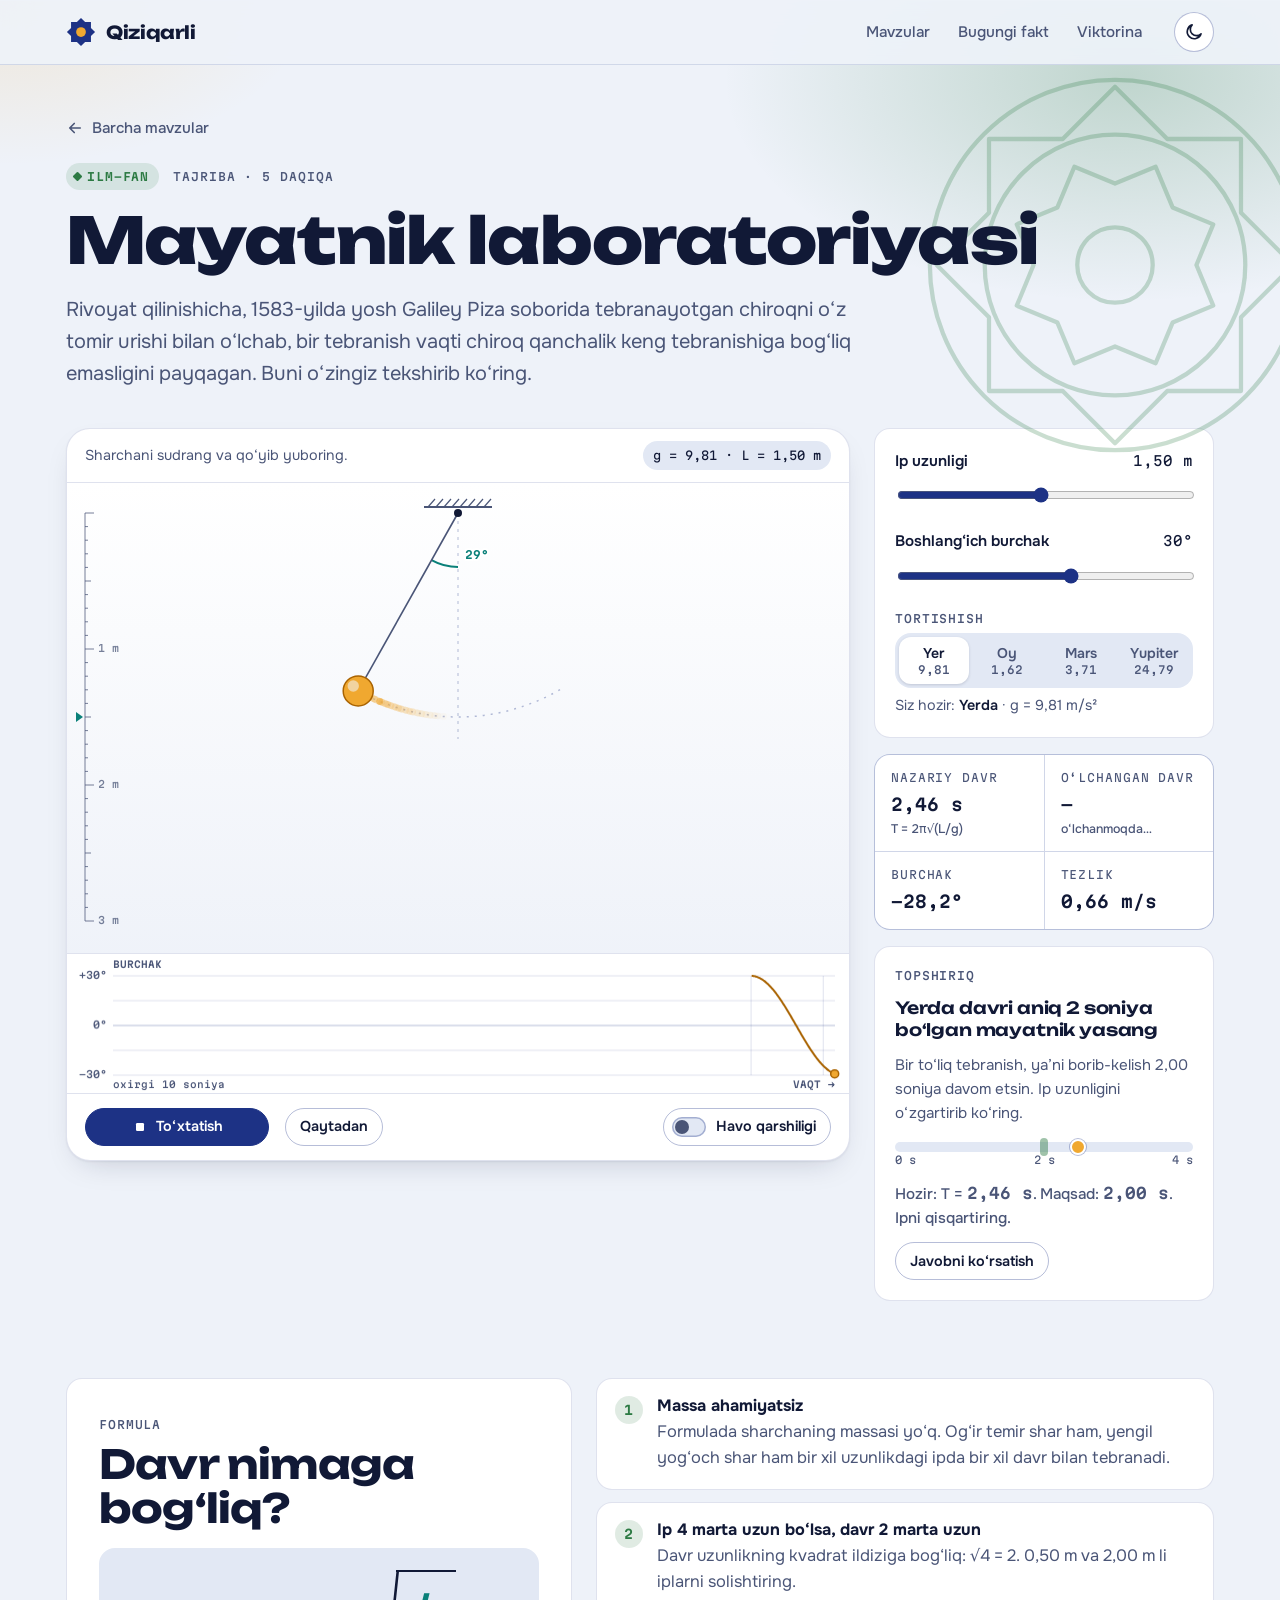
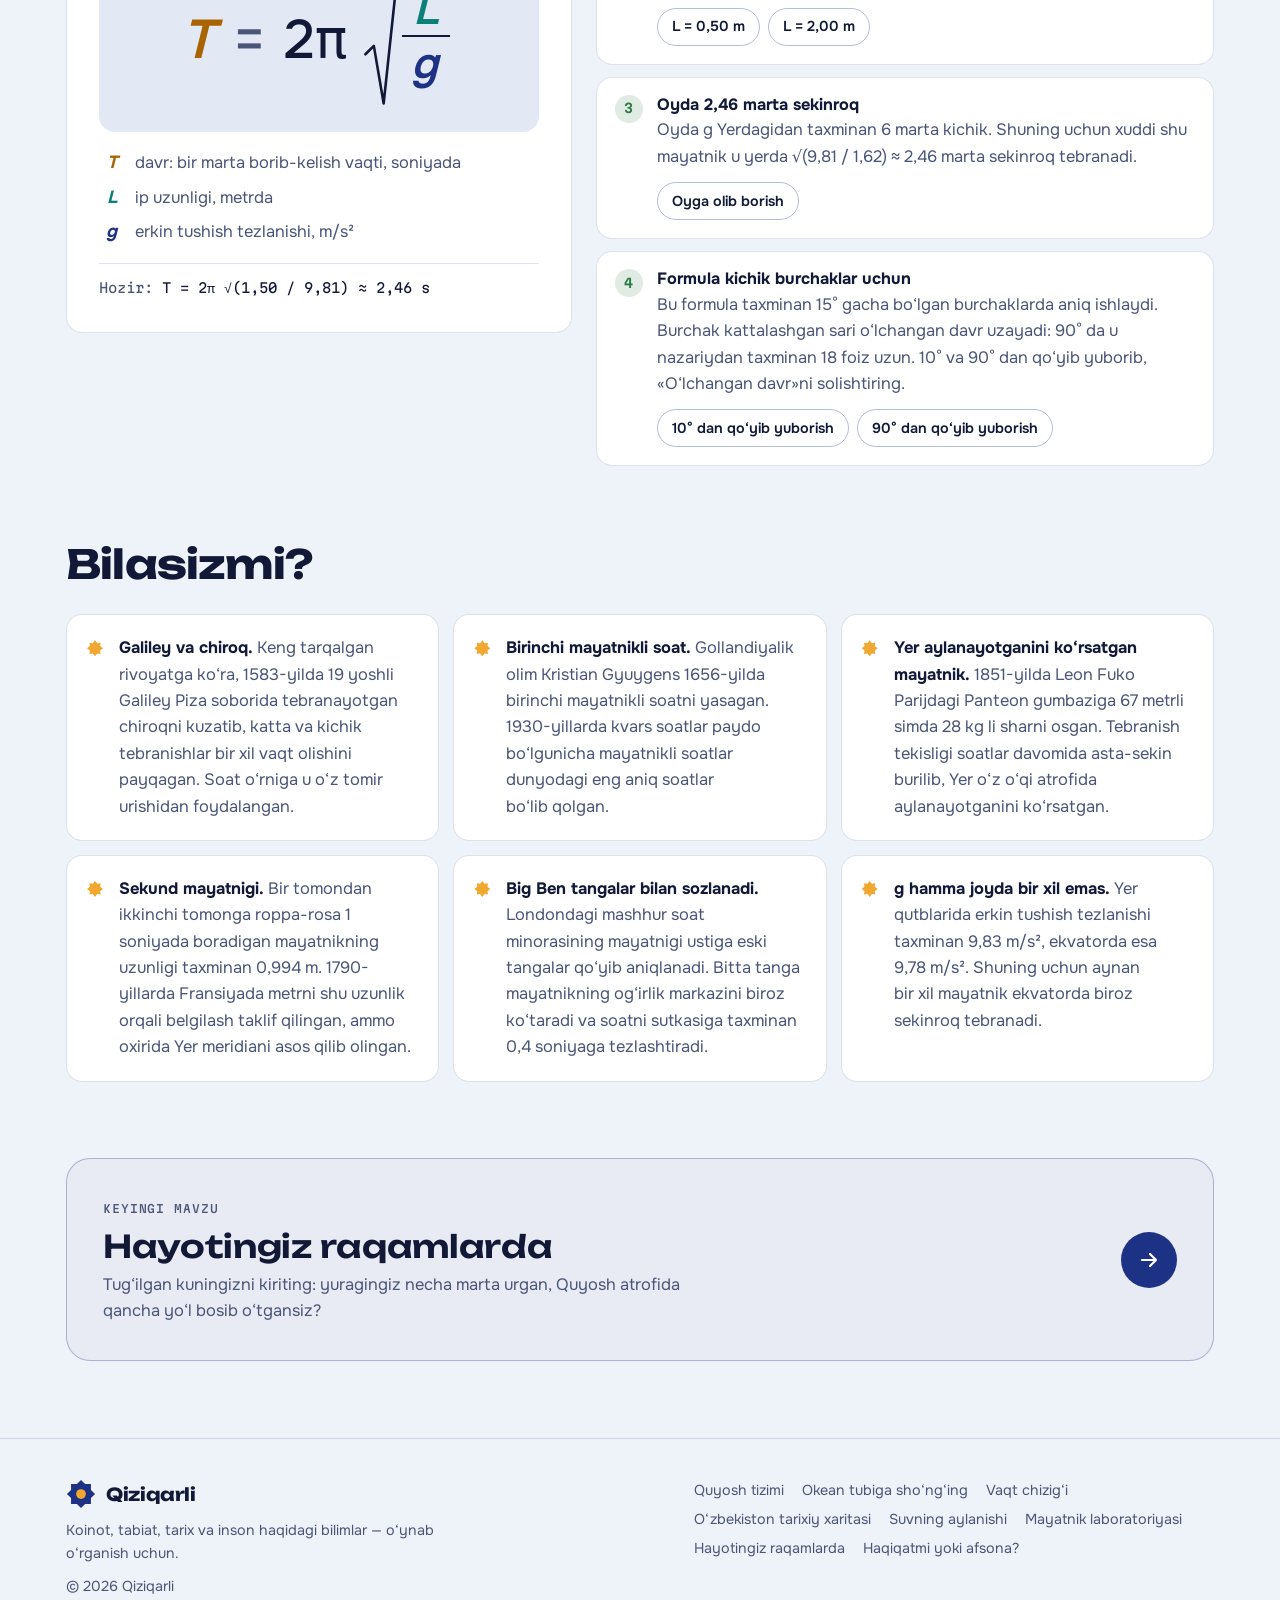
<file: mavzular/mayatnik.html>
<!doctype html>
<html lang="uz">
<head>
  <meta charset="utf-8">
  <meta name="viewport" content="width=device-width, initial-scale=1, viewport-fit=cover">
  <title>Mayatnik laboratoriyasi · Qiziqarli</title>
  <meta name="description" content="Mayatnikni sudrab qo‘yib yuboring, ip uzunligini va tortishish kuchini o‘zgartiring: tebranish davri nimaga bog‘liqligini o‘zingiz o‘lchab ko‘ring.">
  <link rel="icon" href="../assets/img/favicon.svg" type="image/svg+xml">
  <link rel="preconnect" href="https://fonts.googleapis.com">
  <link rel="preconnect" href="https://fonts.gstatic.com" crossorigin>
  <link rel="stylesheet" href="https://fonts.googleapis.com/css2?family=Martian+Mono:wght@400;500;600&family=Onest:wght@400;500;600;700&family=Unbounded:wght@500;600;700;800&display=swap">
  <link rel="stylesheet" href="../assets/css/main.css">
  <script>try{var t=localStorage.getItem("qz-theme");if(t)document.documentElement.setAttribute("data-theme",t)}catch(e){}</script>
  <style>
    /* ---------- Laboratoriya joylashuvi ---------- */
    .lab {
      display: grid;
      gap: 16px;
      grid-template-areas: "stage" "stats" "controls" "task";
    }
    .lab > * { min-width: 0; }
    .lab__stage { grid-area: stage; scroll-margin-top: 80px; }
    .lab__controls { grid-area: controls; }
    .lab__stats { grid-area: stats; }
    .lab__task { grid-area: task; }
    @media (min-width: 900px) {
      .lab {
        grid-template-columns: minmax(0, 1fr) 340px;
        grid-template-rows: auto auto 1fr;
        grid-template-areas: "stage controls" "stage stats" "stage task";
        gap: 16px 24px;
        align-items: start;
      }
    }

    .lab__top { justify-content: space-between; padding-block: 12px; }
    .lab__hint { font-size: var(--fs-small); color: var(--siyoh-2); min-width: 0; }
    .lab__now {
      font-family: var(--f-mono);
      font-size: 0.74rem;
      color: var(--siyoh);
      background: var(--sirt-2);
      padding: 5px 10px;
      border-radius: 999px;
      white-space: nowrap;
    }

    .pend {
      position: relative;
      height: clamp(360px, 50vw, 470px);
      background: linear-gradient(180deg, var(--sirt) 0%, color-mix(in srgb, var(--sirt-2) 55%, var(--sirt)) 100%);
      touch-action: none;
      cursor: grab;
    }
    .pend.is-drag { cursor: grabbing; }
    .pend canvas, .chart canvas { position: absolute; inset: 0; width: 100%; height: 100%; display: block; }

    .chart {
      position: relative;
      height: clamp(112px, 16vw, 140px);
      border-top: 1px solid var(--chiziq);
      background: var(--sirt);
    }

    .lab__bar .btn svg { width: 16px; height: 16px; }
    #qoyib-yuborish { min-width: 11.5rem; }
    #qoyib-yuborish .i-play { display: none; }
    #qoyib-yuborish.is-held .i-play { display: block; }
    #qoyib-yuborish.is-held .i-stop { display: none; }
    .toggle {
      display: inline-flex;
      align-items: center;
      gap: 10px;
      min-height: 38px;
      padding: 6px 14px 6px 8px;
      border-radius: 999px;
      border: 1.5px solid var(--chiziq-kuchli);
      background: transparent;
      color: var(--siyoh);
      font: 600 0.9rem/1.2 var(--f-body);
      cursor: pointer;
      transition: background 0.2s, border-color 0.2s;
    }
    .toggle:hover { background: var(--sirt-2); }
    .toggle__track {
      position: relative;
      flex: none;
      width: 34px;
      height: 20px;
      border-radius: 999px;
      background: var(--sirt-2);
      box-shadow: inset 0 0 0 1.5px var(--chiziq-kuchli);
      transition: background 0.2s;
    }
    .toggle__track::after {
      content: "";
      position: absolute;
      top: 3px;
      left: 3px;
      width: 14px;
      height: 14px;
      border-radius: 50%;
      background: var(--siyoh-2);
      transition: transform 0.25s var(--ease-spring), background 0.2s;
    }
    .toggle[aria-pressed="true"] { border-color: var(--firuza); }
    .toggle[aria-pressed="true"] .toggle__track { background: var(--firuza); box-shadow: none; }
    .toggle[aria-pressed="true"] .toggle__track::after { transform: translateX(14px); background: var(--ustida); }
    @media (min-width: 1100px) { .toggle { margin-left: auto; } }

    /* Boshqaruv paneli */
    .lab__controls { display: grid; gap: 18px; }
    .lab__controls label { font-weight: 600; font-size: 0.95rem; }
    .gseg {
      display: grid;
      grid-template-columns: repeat(4, minmax(0, 1fr));
      border-radius: var(--r-m);
      width: 100%;
    }
    .gseg button {
      display: grid;
      gap: 4px;
      justify-items: center;
      padding: 9px 4px;
      border-radius: 12px;
      min-width: 0;
    }
    .gseg .num { font-size: 0.68rem; font-weight: 500; color: var(--siyoh-2); }
    .gcap { font-size: var(--fs-small); color: var(--siyoh-2); }
    .gcap b { color: var(--siyoh); font-weight: 600; }

    .lab__stats dd .note,
    .stats .note {
      display: block;
      margin-top: 3px;
      font-family: var(--f-body);
      font-size: 0.78rem;
      font-weight: 500;
      color: var(--siyoh-2);
      line-height: 1.3;
    }
    .stats .note.is-long { color: var(--anor); }

    /* Topshiriq */
    .task { display: grid; gap: 12px; transition: border-color 0.3s, background 0.3s; }
    .task h3 { font-size: 1.05rem; line-height: 1.3; }
    .task p { color: var(--siyoh-2); font-size: 0.95rem; }
    .task__meter { position: relative; height: 10px; border-radius: 999px; background: var(--sirt-2); margin-top: 4px; }
    .task__goal {
      position: absolute;
      top: -4px;
      bottom: -4px;
      left: calc(50% - 4px);
      width: 8px;
      border-radius: 4px;
      background: color-mix(in srgb, var(--yashm) 45%, transparent);
    }
    .task__mark {
      position: absolute;
      top: 50%;
      left: 0;
      width: 16px;
      height: 16px;
      margin: -8px 0 0 -8px;
      border-radius: 50%;
      background: var(--zafaron-yorqin);
      border: 2px solid var(--sirt);
      box-shadow: 0 0 0 1px var(--chiziq-kuchli);
      transition: left 0.35s var(--ease-out);
    }
    .task__scale { display: flex; justify-content: space-between; font-family: var(--f-mono); font-size: 0.66rem; color: var(--siyoh-2); }
    .task__status { font-size: 0.92rem; color: var(--siyoh); font-weight: 500; }
    .task__status .num { font-weight: 600; }
    .task__ok { display: none; align-items: center; gap: 10px; font-weight: 700; color: var(--yashm); }
    .task__ok svg { width: 22px; height: 22px; flex: none; }
    .task.is-done { border-color: var(--yashm); background: color-mix(in srgb, var(--yashm) 9%, var(--sirt)); }
    .task.is-done .task__ok { display: flex; }
    .task.is-done .task__mark { background: var(--yashm); }
    .task__answer { padding: 12px 14px; border-radius: var(--r-s); background: var(--sirt-2); color: var(--siyoh) !important; }
    .task .btn { justify-self: start; }

    /* ---------- Formula ---------- */
    .formula { padding-top: clamp(48px, 6vw, 88px); }
    .formula__grid { display: grid; gap: 20px; }
    .formula__grid > * { min-width: 0; }
    @media (min-width: 900px) { .formula__grid { grid-template-columns: minmax(0, 0.9fr) minmax(0, 1.1fr); gap: 24px; align-items: start; } }
    .formula__card { display: grid; gap: 18px; padding: clamp(20px, 3vw, 32px); }
    .formula__card h2 { margin-top: 6px; }

    .eq {
      display: flex;
      align-items: center;
      justify-content: center;
      flex-wrap: nowrap;
      gap: 0.22em;
      padding: 22px 12px;
      border-radius: var(--r-m);
      background: var(--sirt-2);
      font: 500 clamp(2.2rem, 1.6rem + 2.4vw, 3.4rem)/1 var(--f-body);
      color: var(--siyoh);
      overflow: hidden;
    }
    .eq i { font-style: italic; font-weight: 600; padding-right: 0.04em; }
    .eq__op { margin: 0 0.12em; color: var(--siyoh-2); }
    .eq__root { display: inline-flex; align-items: stretch; margin-left: 0.08em; }
    .eq__rad { width: 0.62em; height: auto; flex: none; overflow: visible; }
    .eq__rad path { fill: none; stroke: currentColor; stroke-width: 2.6px; stroke-linejoin: round; stroke-linecap: round; vector-effect: non-scaling-stroke; }
    .eq__under { border-top: 2.6px solid currentColor; padding: 0.14em 0.12em 0.06em 0.1em; margin-left: -1px; }
    .eq__frac { display: inline-grid; justify-items: center; font-size: 0.8em; }
    .eq__frac > :first-child { padding: 0 0.25em 0.08em; border-bottom: 2.4px solid var(--siyoh); }
    .eq__frac > :last-child { padding-top: 0.1em; }
    .c-t { color: var(--zafaron); }
    .c-l { color: var(--firuza); }
    .c-g { color: var(--lojuvard); }

    .legend { display: grid; gap: 8px; margin: 0; }
    .legend div { display: grid; grid-template-columns: 1.6rem minmax(0, 1fr); gap: 10px; align-items: baseline; }
    .legend dt { font: italic 700 1.1rem/1 var(--f-body); text-align: center; }
    .legend dd { margin: 0; color: var(--siyoh-2); }
    .eq__live {
      font-family: var(--f-mono);
      font-size: 0.84rem;
      color: var(--siyoh);
      padding-top: 14px;
      border-top: 1px solid var(--chiziq);
      overflow-wrap: anywhere;
    }
    .eq__live span { color: var(--siyoh-2); }

    .points { list-style: none; margin: 0; padding: 0; display: grid; gap: 12px; counter-reset: p; }
    .points li {
      position: relative;
      padding: 18px 20px 18px 60px;
      background: var(--sirt);
      border: 1px solid var(--chiziq);
      border-radius: var(--r-m);
      counter-increment: p;
      min-width: 0;
    }
    .points li::before {
      content: counter(p);
      position: absolute;
      left: 18px;
      top: 17px;
      width: 28px;
      height: 28px;
      display: grid;
      place-items: center;
      border-radius: 50%;
      background: color-mix(in srgb, var(--yashm) 15%, transparent);
      color: var(--yashm);
      font: 600 0.8rem/1 var(--f-mono);
    }
    .points h3 { font-family: var(--f-body); font-size: 1.02rem; font-weight: 700; letter-spacing: 0; margin-bottom: 4px; }
    .points p { color: var(--siyoh-2); }
    .points .try { display: flex; flex-wrap: wrap; gap: 8px; margin-top: 12px; }
  </style>
</head>
<body data-root="../" data-topic="mayatnik">
  <a class="skip-link" href="#asosiy">Asosiy qismga o‘tish</a>

  <header class="topbar">
    <div class="wrap topbar__in">
      <a class="brand" href="../index.html">
        <svg class="brand__mark" viewBox="0 0 32 32" aria-hidden="true"><path class="s" d="M31 16 26.61 20.39 26.61 26.61 20.39 26.61 16 31 11.61 26.61 5.39 26.61 5.39 20.39 1 16 5.39 11.61 5.39 5.39 11.61 5.39 16 1 20.39 5.39 26.61 5.39 26.61 11.61Z"/><circle class="c" cx="16" cy="16" r="5.2"/></svg>
        Qiziqarli
      </a>
      <nav class="nav" aria-label="Asosiy menyu">
        <a href="../index.html#mavzular">Mavzular</a>
        <a class="nav__extra" href="../index.html#fakt">Bugungi fakt</a>
        <a href="viktorina.html">Viktorina</a>
      </nav>
      <button class="theme-btn" type="button" data-theme-toggle aria-label="Tungi rejimga o‘tish">
        <svg class="i-moon" viewBox="0 0 24 24" fill="none" stroke="currentColor" stroke-width="2" stroke-linecap="round" stroke-linejoin="round" aria-hidden="true"><path d="M20.5 14.2A8.5 8.5 0 1 1 9.8 3.5a6.8 6.8 0 0 0 10.7 10.7z"/></svg>
        <svg class="i-sun" viewBox="0 0 24 24" fill="none" stroke="currentColor" stroke-width="2" stroke-linecap="round" aria-hidden="true"><circle cx="12" cy="12" r="4.2"/><path d="M12 2.5v2.2M12 19.3v2.2M2.5 12h2.2M19.3 12h2.2M5.3 5.3l1.6 1.6M17.1 17.1l1.6 1.6M5.3 18.7l1.6-1.6M17.1 6.9l1.6-1.6"/></svg>
      </button>
    </div>
  </header>

  <main id="asosiy">
    <section class="wrap topic-hero">
      <a class="back-link" href="../index.html#mavzular">
        <svg viewBox="0 0 24 24" fill="none" stroke="currentColor" stroke-width="2.2" stroke-linecap="round" stroke-linejoin="round" aria-hidden="true"><path d="M19 12H5M11 6l-6 6 6 6"/></svg>
        Barcha mavzular
      </a>
      <div class="topic-meta">
        <span class="tag" data-cat="ilm">Ilm-fan</span>
        <span class="label">Tajriba · 5 daqiqa</span>
      </div>
      <h1>Mayatnik laboratoriyasi</h1>
      <p class="lead">Rivoyat qilinishicha, 1583-yilda yosh Galiley Piza soborida tebranayotgan chiroqni o‘z tomir urishi bilan o‘lchab, bir tebranish vaqti chiroq qanchalik keng tebranishiga bog‘liq emasligini payqagan. Buni o‘zingiz tekshirib ko‘ring.</p>
    </section>

    <section class="wrap" aria-label="Mayatnik tajribasi">
      <div class="lab">
        <div class="stage lab__stage" id="lab-stage">
          <div class="stage__bar stage__bar--top lab__top">
            <p class="lab__hint">Sharchani sudrang va qo‘yib yuboring.</p>
            <span class="lab__now" id="lab-now">g = 9,81 · L = 1,50 m</span>
          </div>
          <div class="pend" id="pend">
            <canvas id="pend-canvas" role="img" aria-label="Mayatnik: shiftga osilgan ip va sharcha. Sharchani sichqoncha yoki barmoq bilan sudrab, boshlang‘ich burchakni tanlash mumkin. Klaviatura uchun «Boshlang‘ich burchak» slayderidan foydalaning."></canvas>
          </div>
          <div class="chart" id="chart">
            <canvas id="chart-canvas" role="img" aria-label="Oxirgi 10 soniyadagi burchakning vaqtga bog‘liqlik grafigi"></canvas>
          </div>
          <div class="stage__bar lab__bar">
            <button class="btn btn--small" type="button" id="qoyib-yuborish">
              <svg class="i-stop" viewBox="0 0 24 24" fill="currentColor" aria-hidden="true"><rect x="6" y="6" width="12" height="12" rx="2"/></svg>
              <svg class="i-play" viewBox="0 0 24 24" fill="currentColor" aria-hidden="true"><path d="M7 4.8v14.4c0 .8.9 1.3 1.6.9l11.2-7.2c.6-.4.6-1.4 0-1.8L8.6 3.9C7.9 3.5 7 4 7 4.8z"/></svg>
              <span>To‘xtatish</span>
            </button>
            <button class="btn btn--small btn--ghost" type="button" id="qaytadan">Qaytadan</button>
            <button class="toggle" type="button" id="havo" aria-pressed="false">
              <span class="toggle__track" aria-hidden="true"></span>
              Havo qarshiligi
            </button>
          </div>
        </div>

        <div class="panel lab__controls">
          <div class="field">
            <div class="field__top">
              <label for="uzunlik">Ip uzunligi</label>
              <output class="field__value" id="uzunlik-qiymat" for="uzunlik">1,50 m</output>
            </div>
            <input type="range" id="uzunlik" min="0.1" max="3" step="0.05" value="1.5">
          </div>
          <div class="field">
            <div class="field__top">
              <label for="burchak">Boshlang‘ich burchak</label>
              <output class="field__value" id="burchak-qiymat" for="burchak">30°</output>
            </div>
            <input type="range" id="burchak" min="-170" max="170" step="1" value="30">
          </div>
          <div class="field">
            <span class="label" id="tortishish-label">Tortishish</span>
            <div class="seg gseg" role="group" aria-labelledby="tortishish-label">
              <button type="button" id="g-yer" data-g="9.81" data-joy="Yerda" aria-pressed="true">Yer <span class="num">9,81</span></button>
              <button type="button" id="g-oy" data-g="1.62" data-joy="Oyda" aria-pressed="false">Oy <span class="num">1,62</span></button>
              <button type="button" id="g-mars" data-g="3.71" data-joy="Marsda" aria-pressed="false">Mars <span class="num">3,71</span></button>
              <button type="button" id="g-yupiter" data-g="24.79" data-joy="Yupiterda" aria-pressed="false">Yupiter <span class="num">24,79</span></button>
            </div>
            <p class="gcap" id="tortishish-izoh">Siz hozir: <b>Yerda</b> · g = 9,81 m/s²</p>
          </div>
        </div>

        <dl class="stats lab__stats">
          <div><dt>Nazariy davr</dt><dd id="r-nazariy">—</dd></div>
          <div><dt>O‘lchangan davr</dt><dd id="r-olchangan">—</dd></div>
          <div><dt>Burchak</dt><dd id="r-burchak">—</dd></div>
          <div><dt>Tezlik</dt><dd id="r-tezlik">—</dd></div>
        </dl>

        <div class="panel task lab__task" id="topshiriq">
          <span class="label">Topshiriq</span>
          <h3>Yerda davri aniq 2 soniya bo‘lgan mayatnik yasang</h3>
          <p>Bir to‘liq tebranish, ya’ni borib-kelish 2,00 soniya davom etsin. Ip uzunligini o‘zgartirib ko‘ring.</p>
          <div>
            <div class="task__meter" aria-hidden="true"><span class="task__goal"></span><span class="task__mark" id="task-mark"></span></div>
            <div class="task__scale" aria-hidden="true"><span>0 s</span><span>2 s</span><span>4 s</span></div>
          </div>
          <p class="task__status" id="task-status" aria-live="polite"></p>
          <p class="task__ok">
            <svg viewBox="0 0 24 24" fill="none" stroke="currentColor" stroke-width="2.4" stroke-linecap="round" stroke-linejoin="round" aria-hidden="true"><circle cx="12" cy="12" r="10"/><path d="m7.5 12.5 3 3 6-6.5"/></svg>
            Bajarildi!
          </p>
          <button class="btn btn--small btn--ghost" type="button" id="javob-tugma" aria-expanded="false" aria-controls="javob">Javobni ko‘rsatish</button>
          <p class="task__answer" id="javob" hidden>Formuladan L = g / π². Yer uchun: 9,81 / 9,87 ≈ 0,99 m. Slayderda 1,00 m ni tanlasangiz, T ≈ 2,01 s bo‘ladi. Bunday mayatnik «sekund mayatnigi» deyiladi: u bir tomondan ikkinchi tomonga roppa-rosa bir soniyada boradi.</p>
        </div>
      </div>
    </section>

    <section class="wrap formula" aria-labelledby="formula-h">
      <div class="formula__grid">
        <div class="panel formula__card">
          <div>
            <span class="label">Formula</span>
            <h2 id="formula-h">Davr nimaga bog‘liq?</h2>
          </div>
          <div class="eq" role="math" aria-label="T teng 2 pi ko‘paytirilgan L ning g ga nisbatidan olingan kvadrat ildizga">
            <i class="c-t">T</i>
            <span class="eq__op">=</span>
            <span>2π</span>
            <span class="eq__root">
              <svg class="eq__rad" viewBox="0 0 24 100" preserveAspectRatio="none" aria-hidden="true"><path d="M1 60 L7 54 L14 95 L24 1"/></svg>
              <span class="eq__under">
                <span class="eq__frac"><i class="c-l">L</i><i class="c-g">g</i></span>
              </span>
            </span>
          </div>
          <dl class="legend">
            <div><dt class="c-t">T</dt><dd>davr: bir marta borib-kelish vaqti, soniyada</dd></div>
            <div><dt class="c-l">L</dt><dd>ip uzunligi, metrda</dd></div>
            <div><dt class="c-g">g</dt><dd>erkin tushish tezlanishi, m/s²</dd></div>
          </dl>
          <p class="eq__live" id="eq-live"></p>
        </div>

        <ol class="points">
          <li>
            <h3>Massa ahamiyatsiz</h3>
            <p>Formulada sharchaning massasi yo‘q. Og‘ir temir shar ham, yengil yog‘och shar ham bir xil uzunlikdagi ipda bir xil davr bilan tebranadi.</p>
          </li>
          <li>
            <h3>Ip 4 marta uzun bo‘lsa, davr 2 marta uzun</h3>
            <p>Davr uzunlikning kvadrat ildiziga bog‘liq: √4 = 2. 0,50 m va 2,00 m li iplarni solishtiring.</p>
            <div class="try">
              <button class="btn btn--small btn--ghost" type="button" id="sina-050">L = 0,50 m</button>
              <button class="btn btn--small btn--ghost" type="button" id="sina-200">L = 2,00 m</button>
            </div>
          </li>
          <li>
            <h3>Oyda 2,46 marta sekinroq</h3>
            <p>Oyda g Yerdagidan taxminan 6 marta kichik. Shuning uchun xuddi shu mayatnik u yerda √(9,81 / 1,62) ≈ 2,46 marta sekinroq tebranadi.</p>
            <div class="try">
              <button class="btn btn--small btn--ghost" type="button" id="sina-oy">Oyga olib borish</button>
            </div>
          </li>
          <li>
            <h3>Formula kichik burchaklar uchun</h3>
            <p>Bu formula taxminan 15° gacha bo‘lgan burchaklarda aniq ishlaydi. Burchak kattalashgan sari o‘lchangan davr uzayadi: 90° da u nazariydan taxminan 18 foiz uzun. 10° va 90° dan qo‘yib yuborib, «O‘lchangan davr»ni solishtiring.</p>
            <div class="try">
              <button class="btn btn--small btn--ghost" type="button" id="sina-10">10° dan qo‘yib yuborish</button>
              <button class="btn btn--small btn--ghost" type="button" id="sina-90">90° dan qo‘yib yuborish</button>
            </div>
          </li>
        </ol>
      </div>
    </section>

    <section class="wrap didyou">
      <h2>Bilasizmi?</h2>
      <ul class="fact-list">
        <li><p><strong>Galiley va chiroq.</strong> Keng tarqalgan rivoyatga ko‘ra, 1583-yilda 19 yoshli Galiley Piza soborida tebranayotgan chiroqni kuzatib, katta va kichik tebranishlar bir xil vaqt olishini payqagan. Soat o‘rniga u o‘z tomir urishidan foydalangan.</p></li>
        <li><p><strong>Birinchi mayatnikli soat.</strong> Gollandiyalik olim Kristian Gyuygens 1656-yilda birinchi mayatnikli soatni yasagan. 1930-yillarda kvars soatlar paydo bo‘lgunicha mayatnikli soatlar dunyodagi eng aniq soatlar bo‘lib qolgan.</p></li>
        <li><p><strong>Yer aylanayotganini ko‘rsatgan mayatnik.</strong> 1851-yilda Leon Fuko Parijdagi Panteon gumbaziga 67 metrli simda 28 kg li sharni osgan. Tebranish tekisligi soatlar davomida asta-sekin burilib, Yer o‘z o‘qi atrofida aylanayotganini ko‘rsatgan.</p></li>
        <li><p><strong>Sekund mayatnigi.</strong> Bir tomondan ikkinchi tomonga roppa-rosa 1 soniyada boradigan mayatnikning uzunligi taxminan 0,994 m. 1790-yillarda Fransiyada metrni shu uzunlik orqali belgilash taklif qilingan, ammo oxirida Yer meridiani asos qilib olingan.</p></li>
        <li><p><strong>Big Ben tangalar bilan sozlanadi.</strong> Londondagi mashhur soat minorasining mayatnigi ustiga eski tangalar qo‘yib aniqlanadi. Bitta tanga mayatnikning og‘irlik markazini biroz ko‘taradi va soatni sutkasiga taxminan 0,4 soniyaga tezlashtiradi.</p></li>
        <li><p><strong>g hamma joyda bir xil emas.</strong> Yer qutblarida erkin tushish tezlanishi taxminan 9,83 m/s², ekvatorda esa 9,78 m/s². Shuning uchun aynan bir xil mayatnik ekvatorda biroz sekinroq tebranadi.</p></li>
      </ul>
    </section>

    <section class="wrap next-topic" aria-label="Keyingi mavzu">
      <div data-next-topic></div>
    </section>
  </main>

  <footer class="footer">
    <div class="wrap footer__in">
      <div class="footer__about">
        <a class="brand" href="../index.html">
          <svg class="brand__mark" viewBox="0 0 32 32" aria-hidden="true"><path class="s" d="M31 16 26.61 20.39 26.61 26.61 20.39 26.61 16 31 11.61 26.61 5.39 26.61 5.39 20.39 1 16 5.39 11.61 5.39 5.39 11.61 5.39 16 1 20.39 5.39 26.61 5.39 26.61 11.61Z"/><circle class="c" cx="16" cy="16" r="5.2"/></svg>
          Qiziqarli
        </a>
        <p>Koinot, tabiat, tarix va inson haqidagi bilimlar — o‘ynab o‘rganish uchun.</p>
        <p>© <span data-joriy-yil>2026</span> Qiziqarli</p>
      </div>
      <ul class="footer__links" data-footer-links></ul>
    </div>
  </footer>

  <script src="../assets/js/data.js"></script>
  <script src="../assets/js/common.js"></script>
  <script>
    (function () {
      "use strict";

      var fmt = QZ.fmt;
      var DEG = Math.PI / 180;
      var MAX_ANGLE = 170 * DEG;
      var SUB = 1 / 240;          /* fizika qadami, soniya */
      var DRAG_B = 0.15;          /* havo qarshiligi koeffitsienti, 1/s */
      var CHART_SPAN = 10;        /* grafik oynasi, soniya */
      var G_EARTH = 9.81;
      var reduced = QZ.reducedMotion;

      /* ---------- Holat ---------- */
      var L = 1.5, g = G_EARTH, air = false;
      var th = 30 * DEG, om = 0;
      var running = false, dragging = false;
      var simT = 0, acc = 0;
      var lastCross = null, measured = null, crossings = 0;
      var trail = [];             /* {t, x, y} metrlarda */
      var hist = { t: [], a: [] }; /* grafik: vaqt va burchak (daraja) */
      var sampleCount = 0;
      var taskDone = false;

      /* ---------- DOM ---------- */
      var $ = function (id) { return document.getElementById(id); };
      var stage = $("lab-stage");
      var pendBox = $("pend"), pc = $("pend-canvas"), px = pc.getContext("2d");
      var chartBox = $("chart"), cc = $("chart-canvas"), cx2 = cc.getContext("2d");
      var lenIn = $("uzunlik"), lenOut = $("uzunlik-qiymat");
      var angIn = $("burchak"), angOut = $("burchak-qiymat");
      var gBtns = Array.prototype.slice.call(document.querySelectorAll("[data-g]"));
      var gCap = $("tortishish-izoh");
      var airBtn = $("havo");
      var goBtn = $("qoyib-yuborish");
      var resetBtn = $("qaytadan");
      var nowEl = $("lab-now");
      var rTheory = $("r-nazariy"), rMeas = $("r-olchangan"), rAng = $("r-burchak"), rVel = $("r-tezlik");
      var taskEl = $("topshiriq"), taskMark = $("task-mark"), taskStatus = $("task-status");
      var eqLive = $("eq-live");

      /* ---------- Ranglar ---------- */
      var C = {};
      function readColors() {
        ["--siyoh", "--siyoh-2", "--sirt", "--sirt-2", "--chiziq", "--chiziq-kuchli", "--zafaron", "--zafaron-yorqin",
          "--firuza", "--lojuvard", "--band-matn", "--f-mono"].forEach(function (k) { C[k] = QZ.cssVar(k); });
        C.mono = C["--f-mono"] || "monospace";
      }

      /* ---------- Fizika ---------- */
      function acc0(a, w) { return -(g / L) * Math.sin(a) - (air ? DRAG_B * w : 0); }
      function stepRK4(h) {
        var k1a = om, k1w = acc0(th, om);
        var k2a = om + 0.5 * h * k1w, k2w = acc0(th + 0.5 * h * k1a, om + 0.5 * h * k1w);
        var k3a = om + 0.5 * h * k2w, k3w = acc0(th + 0.5 * h * k2a, om + 0.5 * h * k2w);
        var k4a = om + h * k3w, k4w = acc0(th + h * k3a, om + h * k3w);
        var prev = th;
        th += h / 6 * (k1a + 2 * k2a + 2 * k3a + k4a);
        om += h / 6 * (k1w + 2 * k2w + 2 * k3w + k4w);
        var tPrev = simT;
        simT += h;
        /* bir yo‘nalishdagi ketma-ket nol kesishishlar orasidagi vaqt = davr */
        if (prev < 0 && th >= 0) {
          var tc = tPrev + h * (-prev) / (th - prev);
          if (lastCross !== null) { measured = tc - lastCross; crossings++; }
          lastCross = tc;
        }
        if (++sampleCount % 2 === 0) pushSample();
      }
      function pushSample() {
        hist.t.push(simT);
        hist.a.push(wrap(th) / DEG);
        var cut = simT - CHART_SPAN - 0.5;
        var n = 0;
        while (n < hist.t.length && hist.t[n] < cut) n++;
        if (n) { hist.t.splice(0, n); hist.a.splice(0, n); }
      }
      function wrap(a) { a = (a + Math.PI) % (2 * Math.PI); if (a < 0) a += 2 * Math.PI; return a - Math.PI; }
      function amplitude() {
        if (!running || dragging) return Math.abs(wrap(th));
        var c = Math.cos(th) - L * om * om / (2 * g);
        return Math.acos(Math.max(-1, Math.min(1, c)));
      }
      function theoryT() { return 2 * Math.PI * Math.sqrt(L / g); }
      function resetMeasure() { lastCross = null; measured = null; crossings = 0; }
      function clearHistory() { hist.t.length = 0; hist.a.length = 0; trail.length = 0; }

      /* ---------- Ko‘rinish (masshtab) ---------- */
      var W = 1, H = 1, dpr = 1, CW = 1, CH = 1;
      var view = { s: 100, py: 40 }, target = { s: 100, py: 40 };
      var TOP = 30, BOTTOM = 18, SIDE = 18;

      function computeTarget() {
        var A = amplitude();
        var avH = H - TOP - BOTTOM - 14;
        var avW = W / 2 - SIDE - 26;
        var sFixed = avH / 3;                       /* 3 m li ip doim sig‘adi */
        var up = Math.max(0, -L * Math.cos(Math.min(A, Math.PI)));
        var side = L * Math.sin(Math.min(A, Math.PI / 2));
        var s = Math.min(sFixed, avH / (up + L));
        if (side > 0) s = Math.min(s, avW / side);
        target.s = s;
        target.py = TOP + up * s;
      }

      function resize() {
        dpr = Math.min(window.devicePixelRatio || 1, 2.5);
        var r = pendBox.getBoundingClientRect();
        W = Math.max(1, r.width); H = Math.max(1, r.height);
        pc.width = Math.round(W * dpr); pc.height = Math.round(H * dpr);
        var r2 = chartBox.getBoundingClientRect();
        CW = Math.max(1, r2.width); CH = Math.max(1, r2.height);
        cc.width = Math.round(CW * dpr); cc.height = Math.round(CH * dpr);
        computeTarget();
        view.s = target.s; view.py = target.py;
      }

      /* ---------- Chizish: mayatnik ---------- */
      function drawPendulum() {
        var c = px;
        c.setTransform(dpr, 0, 0, dpr, 0, 0);
        c.clearRect(0, 0, W, H);
        var s = view.s, ox = W / 2, oy = view.py;
        var len = L * s;

        /* chizg‘ich: tayanch nuqtadan pastga, metrlarda */
        c.save();
        c.globalAlpha = 0.75;
        c.strokeStyle = C["--siyoh-2"];
        c.fillStyle = C["--siyoh-2"];
        c.lineWidth = 1;
        c.font = "500 10px " + C.mono;
        c.textBaseline = "middle";
        var rx = 18;
        c.beginPath(); c.moveTo(rx, oy); c.lineTo(rx, oy + 3 * s); c.stroke();
        for (var i = 0; i <= 30; i++) {
          var y = oy + i * 0.1 * s;
          var tl = i % 10 === 0 ? 9 : (i % 5 === 0 ? 6 : 3);
          if (s * 0.1 < 4 && i % 5 !== 0) continue;
          c.beginPath(); c.moveTo(rx, y); c.lineTo(rx + tl, y); c.stroke();
          if (i % 10 === 0 && i > 0) c.fillText(fmt(i / 10) + " m", rx + 13, y);
        }
        /* joriy uzunlik belgisi */
        c.globalAlpha = 1;
        c.fillStyle = C["--firuza"];
        c.beginPath(); c.moveTo(rx - 2, oy + len); c.lineTo(rx - 9, oy + len - 5); c.lineTo(rx - 9, oy + len + 5); c.closePath(); c.fill();
        c.restore();

        /* tinch holat chizig‘i */
        c.save();
        c.setLineDash([3, 5]);
        c.strokeStyle = C["--chiziq-kuchli"];
        c.lineWidth = 1;
        c.beginPath(); c.moveTo(ox, oy); c.lineTo(ox, Math.min(H - 6, oy + len + 22)); c.stroke();

        /* tebranish kengligi yoyi */
        var A = amplitude();
        if (A > 0.5 * DEG) {
          c.strokeStyle = C["--chiziq-kuchli"];
          c.lineWidth = 1.5;
          c.setLineDash([2, 6]);
          c.beginPath(); c.arc(ox, oy, len, Math.PI / 2 - A, Math.PI / 2 + A); c.stroke();
        }
        c.restore();

        /* shift (tayanch) */
        c.save();
        c.strokeStyle = C["--siyoh-2"];
        c.lineWidth = 2;
        c.beginPath(); c.moveTo(ox - 34, oy - 6); c.lineTo(ox + 34, oy - 6); c.stroke();
        c.lineWidth = 1.2;
        for (var hx = -30; hx <= 30; hx += 8) {
          c.beginPath(); c.moveTo(ox + hx, oy - 6); c.lineTo(ox + hx + 7, oy - 14); c.stroke();
        }
        c.restore();

        var bx = ox + len * Math.sin(th), by = oy + len * Math.cos(th);
        var br = Math.max(7, Math.min(15, len * 0.11 + 6));

        /* iz */
        if (trail.length > 1) {
          c.save();
          c.lineCap = "round";
          c.strokeStyle = C["--zafaron-yorqin"];
          c.lineWidth = Math.max(2, br * 0.45);
          var tNow = trail[trail.length - 1].t;
          for (var k = 1; k < trail.length; k++) {
            var age = (tNow - trail[k].t) / 0.5;
            c.globalAlpha = Math.max(0, 0.45 * (1 - age));
            c.beginPath();
            c.moveTo(ox + trail[k - 1].x * s, oy + trail[k - 1].y * s);
            c.lineTo(ox + trail[k].x * s, oy + trail[k].y * s);
            c.stroke();
          }
          c.restore();
        }

        /* burchak yoyi va qiymati */
        var a = wrap(th);
        if (Math.abs(a) > 2 * DEG) {
          var ar = Math.min(54, Math.max(18, len * 0.42));
          c.save();
          c.strokeStyle = C["--firuza"];
          c.lineWidth = 2;
          var a1 = Math.PI / 2, a2 = Math.PI / 2 - a;
          c.beginPath(); c.arc(ox, oy, ar, Math.min(a1, a2), Math.max(a1, a2)); c.stroke();
          c.fillStyle = C["--firuza"];
          c.font = "600 11px " + C.mono;
          c.textAlign = "center";
          c.textBaseline = "middle";
          var txt = fmt(Math.abs(a) / DEG) + "°";
          var tw = c.measureText(txt).width;
          var tx, ty;
          if (Math.abs(a) < 40 * DEG) {
            /* kichik burchakda yorliq vertikal chiziqning narigi tomonida */
            tx = ox - Math.sign(a) * (tw / 2 + 7);
            ty = oy + ar * 0.78;
          } else {
            var mid = Math.PI / 2 - a / 2;
            tx = ox + (ar + 16) * Math.cos(mid);
            ty = oy + (ar + 16) * Math.sin(mid);
          }
          c.lineWidth = 4;
          c.strokeStyle = C["--sirt"];
          c.lineJoin = "round";
          c.strokeText(txt, tx, ty);
          c.fillText(txt, tx, ty);
          c.restore();
        }

        /* ip */
        c.strokeStyle = C["--siyoh-2"];
        c.lineWidth = 1.6;
        c.beginPath(); c.moveTo(ox, oy); c.lineTo(bx, by); c.stroke();

        /* sharcha */
        if (dragging) {
          c.save();
          c.globalAlpha = 0.25;
          c.fillStyle = C["--zafaron-yorqin"];
          c.beginPath(); c.arc(bx, by, br + 9, 0, Math.PI * 2); c.fill();
          c.restore();
        }
        c.fillStyle = C["--zafaron-yorqin"];
        c.beginPath(); c.arc(bx, by, br, 0, Math.PI * 2); c.fill();
        c.save();
        c.globalAlpha = 0.55;
        c.fillStyle = C["--band-matn"];
        c.beginPath(); c.arc(bx - br * 0.33, by - br * 0.33, br * 0.38, 0, Math.PI * 2); c.fill();
        c.restore();
        c.strokeStyle = C["--zafaron"];
        c.lineWidth = 1.5;
        c.beginPath(); c.arc(bx, by, br, 0, Math.PI * 2); c.stroke();

        /* tayanch nuqta */
        c.fillStyle = C["--siyoh"];
        c.beginPath(); c.arc(ox, oy, 4, 0, Math.PI * 2); c.fill();
      }

      /* ---------- Chizish: grafik ---------- */
      var NICE = [10, 20, 30, 45, 60, 90, 120, 180];
      function drawChart() {
        var c = cx2;
        c.setTransform(dpr, 0, 0, dpr, 0, 0);
        c.clearRect(0, 0, CW, CH);
        var L0 = 46, R0 = 14, T0 = 22, B0 = 18;
        var pw = Math.max(10, CW - L0 - R0), ph = Math.max(10, CH - T0 - B0);
        var mx = 0;
        for (var i = 0; i < hist.a.length; i++) mx = Math.max(mx, Math.abs(hist.a[i]));
        var range = NICE[NICE.length - 1];
        for (var n = 0; n < NICE.length; n++) if (NICE[n] >= mx - 0.3) { range = NICE[n]; break; }
        var y0 = T0 + ph / 2;
        function ya(v) { return y0 - v / range * (ph / 2); }
        var tEnd = simT, tStart = tEnd - CHART_SPAN;
        function xt(t) { return L0 + (t - tStart) / CHART_SPAN * pw; }

        c.font = "500 10px " + C.mono;
        c.textBaseline = "middle";

        /* gorizontal chiziqlar */
        c.lineWidth = 1;
        [-1, -0.5, 0.5, 1].forEach(function (f) {
          c.strokeStyle = C["--chiziq"];
          c.beginPath(); c.moveTo(L0, ya(range * f)); c.lineTo(L0 + pw, ya(range * f)); c.stroke();
        });
        /* soniya chiziqlari */
        c.strokeStyle = C["--chiziq"];
        for (var s = Math.ceil(tStart); s <= tEnd; s++) {
          if (s < 0) continue;
          var x = xt(s);
          c.beginPath(); c.moveTo(x, T0); c.lineTo(x, T0 + ph); c.stroke();
        }
        /* nol chizig‘i */
        c.strokeStyle = C["--chiziq-kuchli"];
        c.lineWidth = 1.2;
        c.beginPath(); c.moveTo(L0, y0); c.lineTo(L0 + pw, y0); c.stroke();

        /* yorliqlar */
        c.fillStyle = C["--siyoh-2"];
        c.textAlign = "right";
        c.fillText("+" + fmt(range) + "°", L0 - 6, ya(range));
        c.fillText("0°", L0 - 6, y0);
        c.fillText(fmt(-range) + "°", L0 - 6, ya(-range));
        c.textAlign = "left";
        c.textBaseline = "alphabetic";
        c.font = "600 9.5px " + C.mono;
        c.fillText("BURCHAK", L0, 14);
        c.textAlign = "right";
        c.fillText("VAQT →", L0 + pw, CH - 5);
        c.textAlign = "left";
        c.font = "500 9.5px " + C.mono;
        c.fillText("oxirgi " + fmt(CHART_SPAN) + " soniya", L0, CH - 5);

        if (hist.t.length < 2) {
          c.textAlign = "center";
          c.textBaseline = "middle";
          c.font = "500 12px " + QZ.cssVar("--f-body");
          c.fillStyle = C["--siyoh-2"];
          c.fillText("Mayatnik tebranganda grafik shu yerda chiziladi", L0 + pw / 2, y0 - 14);
          return;
        }

        /* egri chiziq */
        c.save();
        c.beginPath(); c.rect(L0, T0 - 4, pw, ph + 8); c.clip();
        c.strokeStyle = C["--zafaron"];
        c.lineWidth = 2;
        c.lineJoin = "round";
        c.beginPath();
        var started = false, prevA = null;
        for (var j = 0; j < hist.t.length; j++) {
          if (hist.t[j] < tStart - 0.1) continue;
          var X = xt(hist.t[j]), Y = ya(hist.a[j]);
          if (!started || (prevA !== null && Math.abs(hist.a[j] - prevA) > 180)) { c.moveTo(X, Y); started = true; }
          else c.lineTo(X, Y);
          prevA = hist.a[j];
        }
        c.stroke();
        c.restore();
        var last = hist.a[hist.a.length - 1];
        c.fillStyle = C["--zafaron-yorqin"];
        c.strokeStyle = C["--zafaron"];
        c.lineWidth = 1.5;
        c.beginPath(); c.arc(xt(hist.t[hist.t.length - 1]), ya(last), 4, 0, Math.PI * 2); c.fill(); c.stroke();
      }

      /* ---------- Ko‘rsatkichlar ---------- */
      var lastReadout = 0;
      function updateReadouts(force) {
        var now = performance.now();
        if (!force && now - lastReadout < 90) return;
        lastReadout = now;
        var a = wrap(th) / DEG;
        rAng.textContent = fmt(Math.abs(a) < 0.05 ? 0 : a, 1) + "°";
        rVel.textContent = fmt(running ? L * Math.abs(om) : 0, 2) + " m/s";
        if (measured === null) {
          rMeas.innerHTML = "—<span class=\"note\">" + (running ? "o‘lchanmoqda…" : "qo‘yib yuboring") + "</span>";
        } else {
          var diff = (measured / theoryT() - 1) * 100;
          var note = Math.abs(diff) < 0.5 ? "nazariyaga mos" : "nazariydan " + fmt(Math.abs(diff), 1) + " % " + (diff > 0 ? "uzun" : "qisqa");
          rMeas.innerHTML = fmt(measured, 2) + " s<span class=\"note" + (Math.abs(diff) >= 2 ? " is-long" : "") + "\">" + note + "</span>";
        }
      }

      function joy() {
        for (var i = 0; i < gBtns.length; i++) if (gBtns[i].getAttribute("aria-pressed") === "true") return gBtns[i].getAttribute("data-joy");
        return "Yerda";
      }

      function updateSettings() {
        var T = theoryT();
        lenOut.textContent = fmt(L, 2) + " m";
        rTheory.innerHTML = fmt(T, 2) + " s<span class=\"note\">T = 2π√(L/g)</span>";
        nowEl.textContent = "g = " + fmt(g, 2) + " · L = " + fmt(L, 2) + " m";
        gCap.innerHTML = "Siz hozir: <b>" + joy() + "</b> · g = " + fmt(g, 2) + " m/s²";
        eqLive.innerHTML = "<span>Hozir:</span> T = 2π √(" + fmt(L, 2) + " / " + fmt(g, 2) + ") ≈ " + fmt(T, 2) + " s";
        updateTask(T);
        updateReadouts(true);
      }

      function updateTask(T) {
        var onEarth = Math.abs(g - G_EARTH) < 1e-9;
        var ok = onEarth && Math.abs(T - 2) <= 0.02;
        taskMark.style.left = Math.max(0, Math.min(100, T / 4 * 100)) + "%";
        if (!onEarth) {
          taskStatus.innerHTML = "Hozir: T = <span class=\"num\">" + fmt(T, 2) + " s</span>. Topshiriq Yer uchun: tortishishni «Yer»ga qaytaring.";
        } else if (ok) {
          taskStatus.innerHTML = "T = <span class=\"num\">" + fmt(T, 2) + " s</span>, L = <span class=\"num\">" + fmt(L, 2) + " m</span>. Bir metrga yaqin ip 2 soniyada bir marta borib keladi.";
        } else {
          taskStatus.innerHTML = "Hozir: T = <span class=\"num\">" + fmt(T, 2) + " s</span>. Maqsad: <span class=\"num\">2,00 s</span>. " + (T > 2 ? "Ipni qisqartiring." : "Ipni uzaytiring.");
        }
        taskEl.classList.toggle("is-done", ok);
        if (ok && !taskDone) QZ.toast("Topshiriq bajarildi: T = " + fmt(T, 2) + " s");
        taskDone = ok;
      }

      function setRunning(on) {
        running = on;
        goBtn.classList.toggle("is-held", !on);
        goBtn.querySelector("span").textContent = on ? "To‘xtatish" : "Qo‘yib yuborish";
        lastTs = 0;
        requestFrame();
      }

      function hold(angle) {
        th = Math.max(-MAX_ANGLE, Math.min(MAX_ANGLE, angle));
        om = 0;
        acc = 0;
        resetMeasure();
        trail.length = 0;
        syncAngleInput();
      }
      function syncAngleInput() {
        var d = Math.round(wrap(th) / DEG);
        angIn.value = String(d);
        angOut.textContent = fmt(d) + "°";
      }
      function release() {
        om = 0;
        acc = 0;
        resetMeasure();
        clearHistory();
        setRunning(true);
        updateReadouts(true);
      }

      /* ---------- Sikl ---------- */
      var rafId = 0, lastTs = 0, visible = true;
      function zooming() { return Math.abs(view.s - target.s) > 0.05 || Math.abs(view.py - target.py) > 0.05; }
      function wantLoop() { return visible && !document.hidden && (running || dragging || zooming()); }
      function tick(ts) {
        rafId = 0;
        var dt = lastTs ? Math.min(0.1, (ts - lastTs) / 1000) : 0;
        lastTs = ts;
        if (running && !dragging) {
          acc += dt;
          var n = 0;
          while (acc >= SUB && n < 60) { stepRK4(SUB); acc -= SUB; n++; }
          if (n >= 60) acc = 0;
          trail.push({ t: simT, x: L * Math.sin(th), y: L * Math.cos(th) });
          while (trail.length && simT - trail[0].t > 0.5) trail.shift();
        }
        computeTarget();
        if (reduced || !dt) { view.s = target.s; view.py = target.py; }
        else {
          var f = 1 - Math.exp(-dt * 7);
          view.s += (target.s - view.s) * f;
          view.py += (target.py - view.py) * f;
        }
        drawPendulum();
        drawChart();
        updateReadouts(false);
        if (wantLoop()) rafId = requestAnimationFrame(tick);
        else { lastTs = 0; updateReadouts(true); }
      }
      function requestFrame() { if (!rafId) rafId = requestAnimationFrame(tick); }

      /* ---------- Sudrash ---------- */
      function angleFromPointer(ev) {
        var r = pc.getBoundingClientRect();
        var dx = ev.clientX - r.left - W / 2, dy = ev.clientY - r.top - view.py;
        if (Math.hypot(dx, dy) < 4) return null;
        return Math.atan2(dx, dy);
      }
      pc.addEventListener("pointerdown", function (ev) {
        if (ev.button !== undefined && ev.button !== 0) return;
        ev.preventDefault();
        try { pc.setPointerCapture(ev.pointerId); } catch (e) { /* bo‘lmasa ham ishlaydi */ }
        dragging = true;
        pendBox.classList.add("is-drag");
        setRunning(false);
        clearHistory();
        var a = angleFromPointer(ev);
        if (a !== null) hold(a);
        requestFrame();
      });
      pc.addEventListener("pointermove", function (ev) {
        if (!dragging) return;
        var a = angleFromPointer(ev);
        if (a !== null) hold(a);
        requestFrame();
      });
      function endDrag() {
        if (!dragging) return;
        dragging = false;
        pendBox.classList.remove("is-drag");
        release();
      }
      pc.addEventListener("pointerup", endDrag);
      pc.addEventListener("pointercancel", endDrag);
      pc.addEventListener("lostpointercapture", endDrag);

      /* ---------- Boshqaruv elementlari ---------- */
      lenIn.addEventListener("input", function () {
        var nl = Math.max(0.1, Math.min(3, parseFloat(lenIn.value) || 1.5));
        if (running) om *= Math.sqrt(L / nl);   /* tebranish kengligi saqlansin */
        L = nl;
        resetMeasure();
        trail.length = 0;
        updateSettings();
        requestFrame();
      });

      angIn.addEventListener("input", function () {
        if (running) setRunning(false);
        clearHistory();
        hold((parseFloat(angIn.value) || 0) * DEG);
        updateReadouts(true);
        requestFrame();
      });

      function setGravity(btn) {
        var ng = parseFloat(btn.getAttribute("data-g"));
        if (running) om *= Math.sqrt(ng / g);    /* tebranish kengligi saqlansin */
        g = ng;
        gBtns.forEach(function (b) { b.setAttribute("aria-pressed", b === btn ? "true" : "false"); });
        resetMeasure();
        updateSettings();
        requestFrame();
      }
      gBtns.forEach(function (b) { b.addEventListener("click", function () { setGravity(b); }); });

      airBtn.addEventListener("click", function () {
        air = !air;
        airBtn.setAttribute("aria-pressed", air ? "true" : "false");
        resetMeasure();
        updateReadouts(true);
      });

      goBtn.addEventListener("click", function () {
        if (running) {
          /* sharchani ushlab qolish: joriy burchakda to‘xtaydi */
          setRunning(false);
          hold(wrap(th));
          updateReadouts(true);
        } else {
          release();
        }
      });

      resetBtn.addEventListener("click", function () {
        setRunning(false);
        clearHistory();
        hold(30 * DEG);
        updateReadouts(true);
        requestFrame();
      });

      $("javob-tugma").addEventListener("click", function () {
        var ans = $("javob");
        var open = ans.hidden;
        ans.hidden = !open;
        this.setAttribute("aria-expanded", open ? "true" : "false");
        this.textContent = open ? "Javobni yashirish" : "Javobni ko‘rsatish";
      });

      /* Formula bo‘limidagi "sinab ko‘ring" tugmalari */
      function showStage() {
        var r = stage.getBoundingClientRect();
        if (r.top < 0 || r.bottom > window.innerHeight) {
          stage.scrollIntoView({ behavior: reduced ? "auto" : "smooth", block: "start" });
        }
      }
      function setLength(v) {
        lenIn.value = String(v);
        lenIn.dispatchEvent(new Event("input"));
      }
      $("sina-050").addEventListener("click", function () { setLength(0.5); showStage(); });
      $("sina-200").addEventListener("click", function () { setLength(2); showStage(); });
      $("sina-oy").addEventListener("click", function () { setGravity($("g-oy")); showStage(); });
      function tryAngle(deg) {
        if (air) { air = false; airBtn.setAttribute("aria-pressed", "false"); }
        hold(deg * DEG);
        release();
        showStage();
      }
      $("sina-10").addEventListener("click", function () { tryAngle(10); });
      $("sina-90").addEventListener("click", function () { tryAngle(90); });

      /* ---------- O‘lcham, ko‘rinish, mavzu ---------- */
      readColors();
      resize();
      if (window.ResizeObserver) {
        var ro = new ResizeObserver(function () { resize(); requestFrame(); });
        ro.observe(pendBox);
        ro.observe(chartBox);
      } else {
        window.addEventListener("resize", function () { resize(); requestFrame(); });
      }
      if (window.IntersectionObserver) {
        new IntersectionObserver(function (entries) {
          visible = entries[0].isIntersecting;
          lastTs = 0;
          if (visible) requestFrame();
        }).observe(stage);
      }
      document.addEventListener("visibilitychange", function () {
        lastTs = 0;
        if (!document.hidden) requestFrame();
      });
      document.addEventListener("qz:theme", function () { readColors(); requestFrame(); });
      if (window.matchMedia) {
        var mq = window.matchMedia("(prefers-color-scheme: dark)");
        var onScheme = function () { readColors(); requestFrame(); };
        if (mq.addEventListener) mq.addEventListener("change", onScheme); else if (mq.addListener) mq.addListener(onScheme);
      }
      if (document.fonts && document.fonts.ready) document.fonts.ready.then(function () { readColors(); requestFrame(); });

      updateSettings();
      syncAngleInput();
      setRunning(!reduced);
      requestFrame();
    })();
  </script>
</body>
</html>
</file>
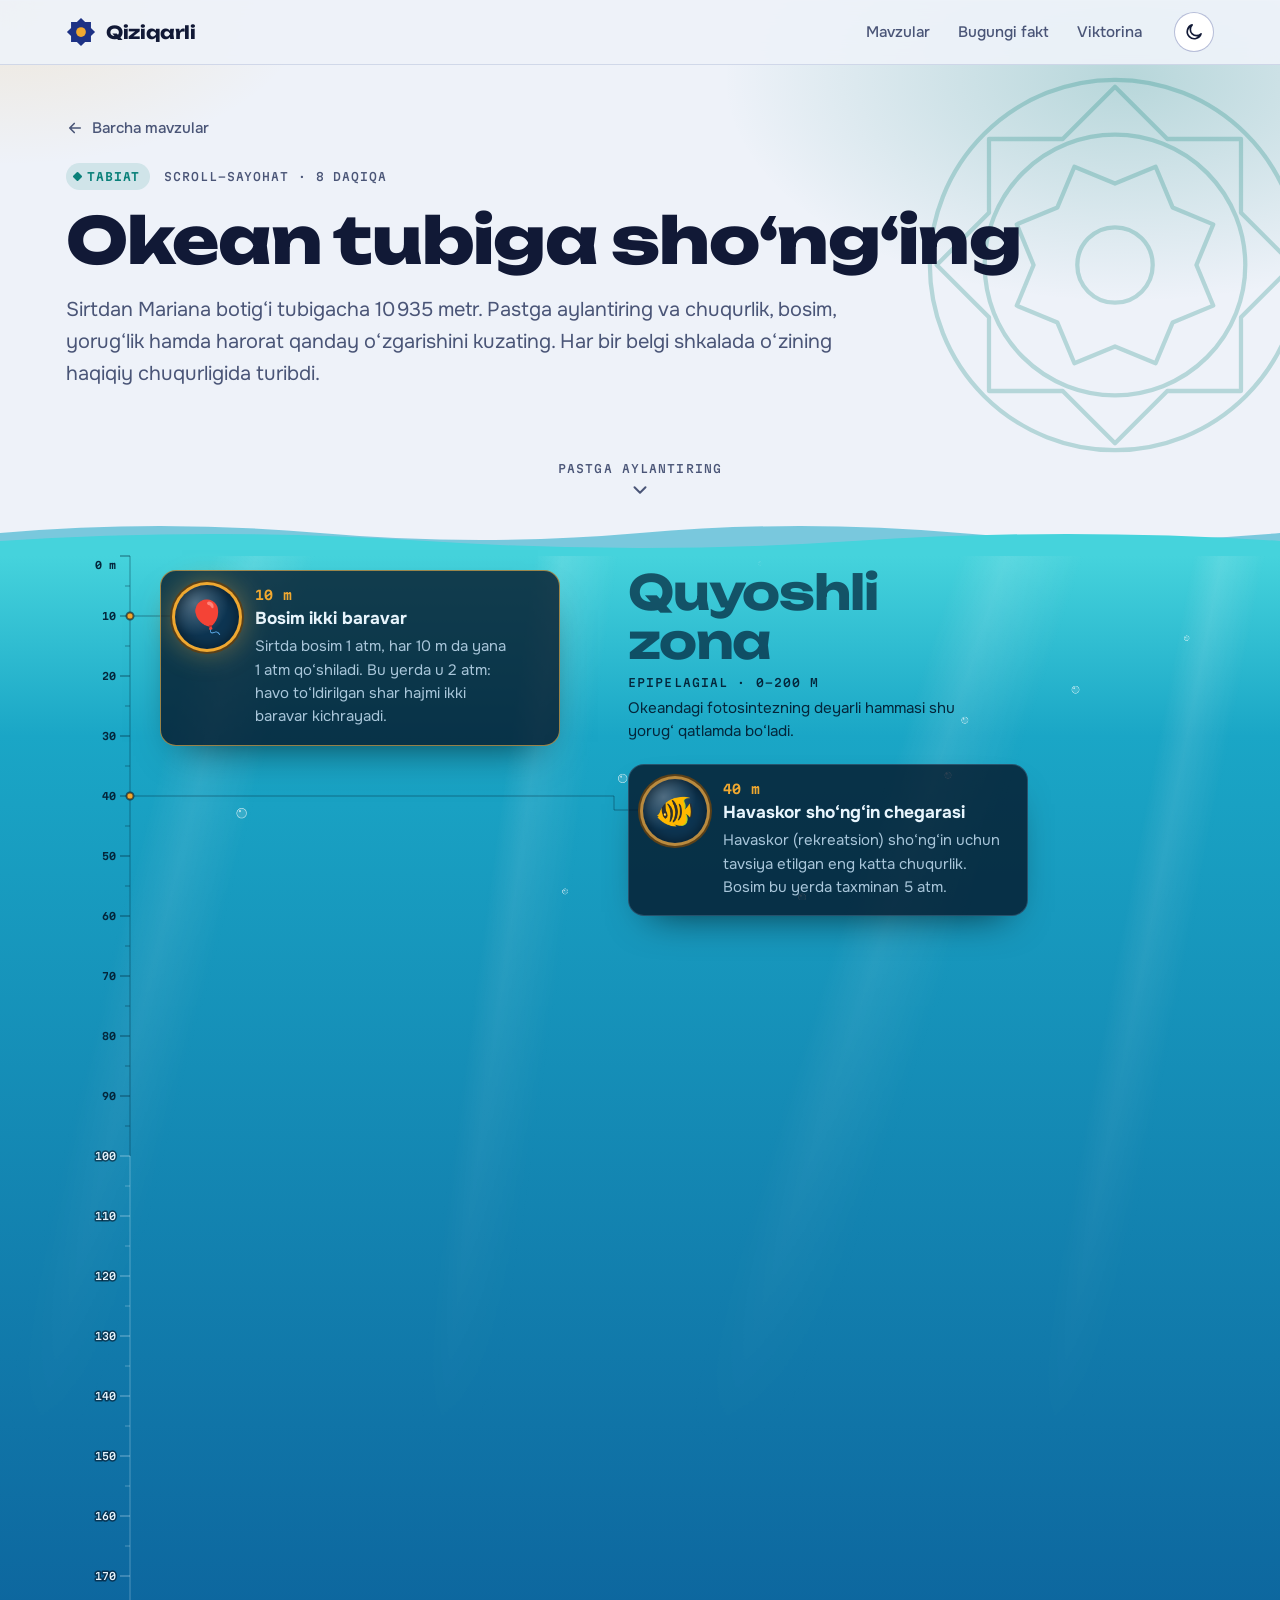
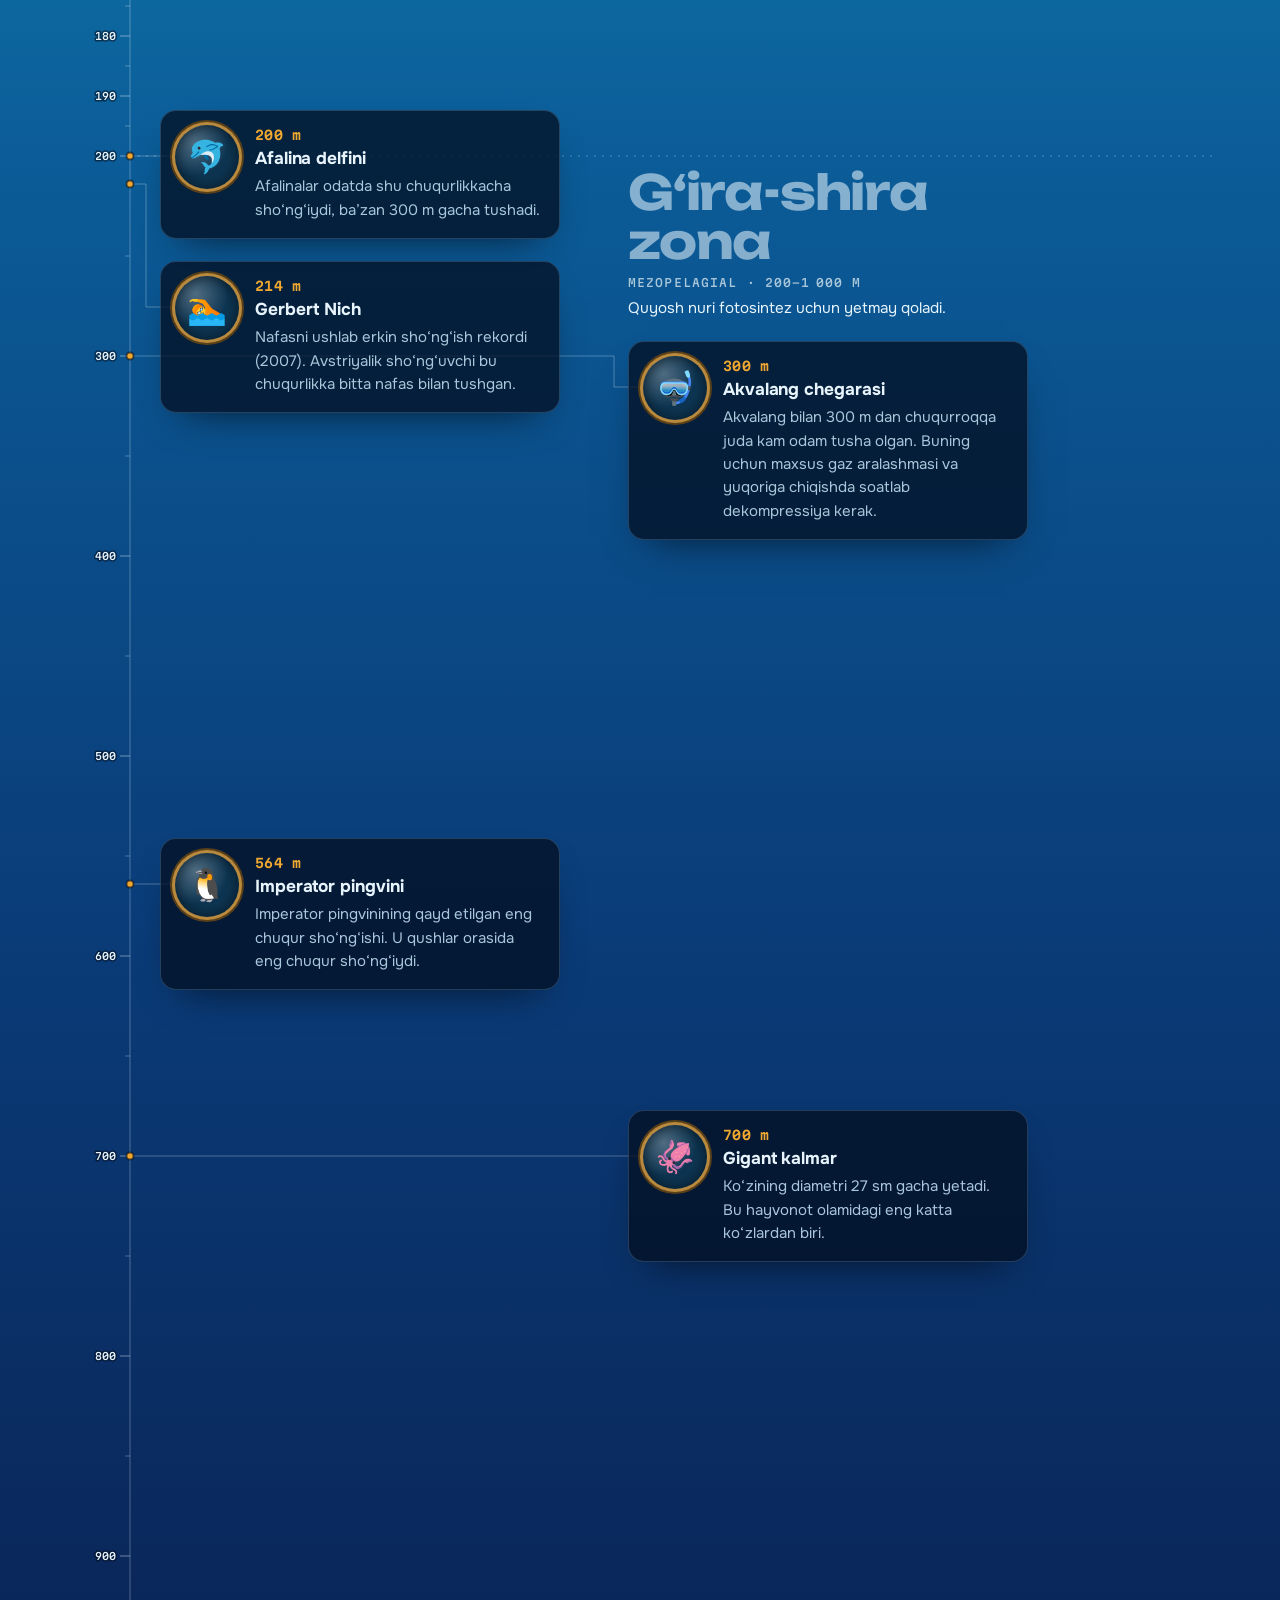
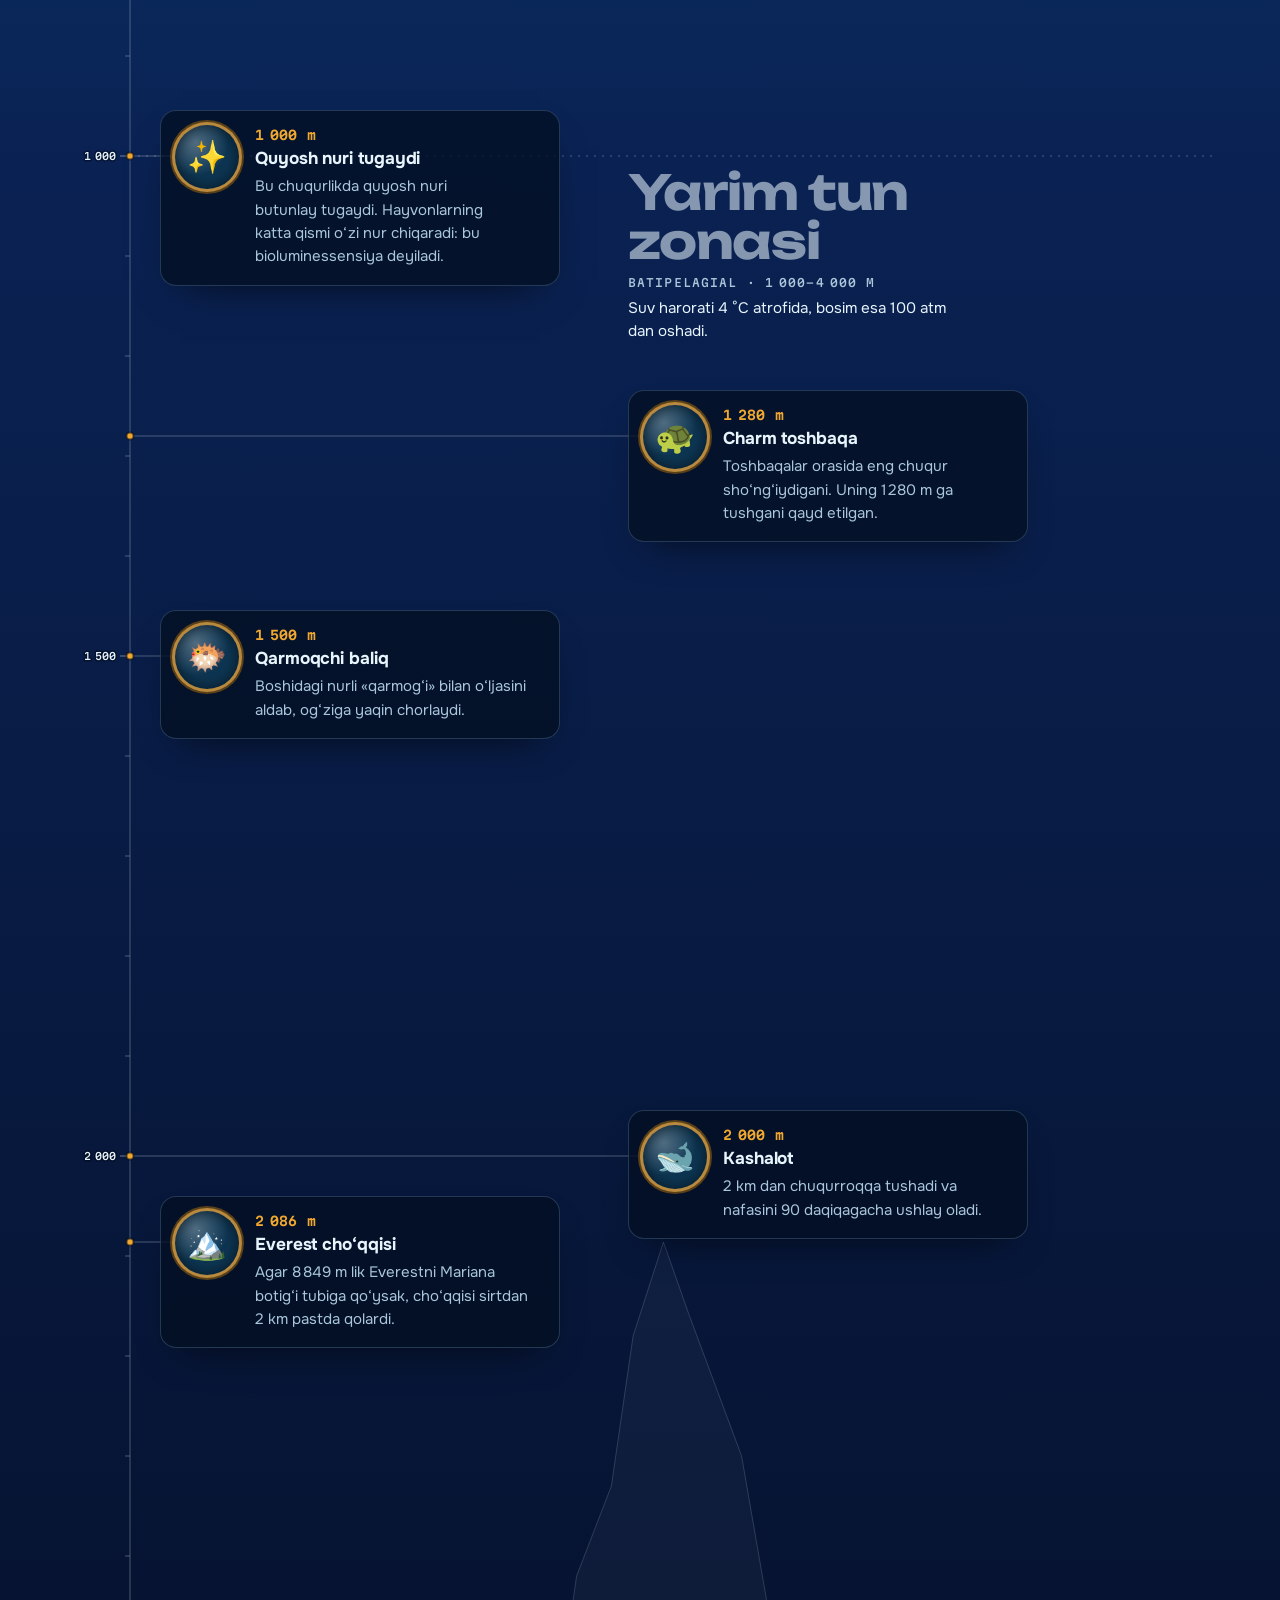
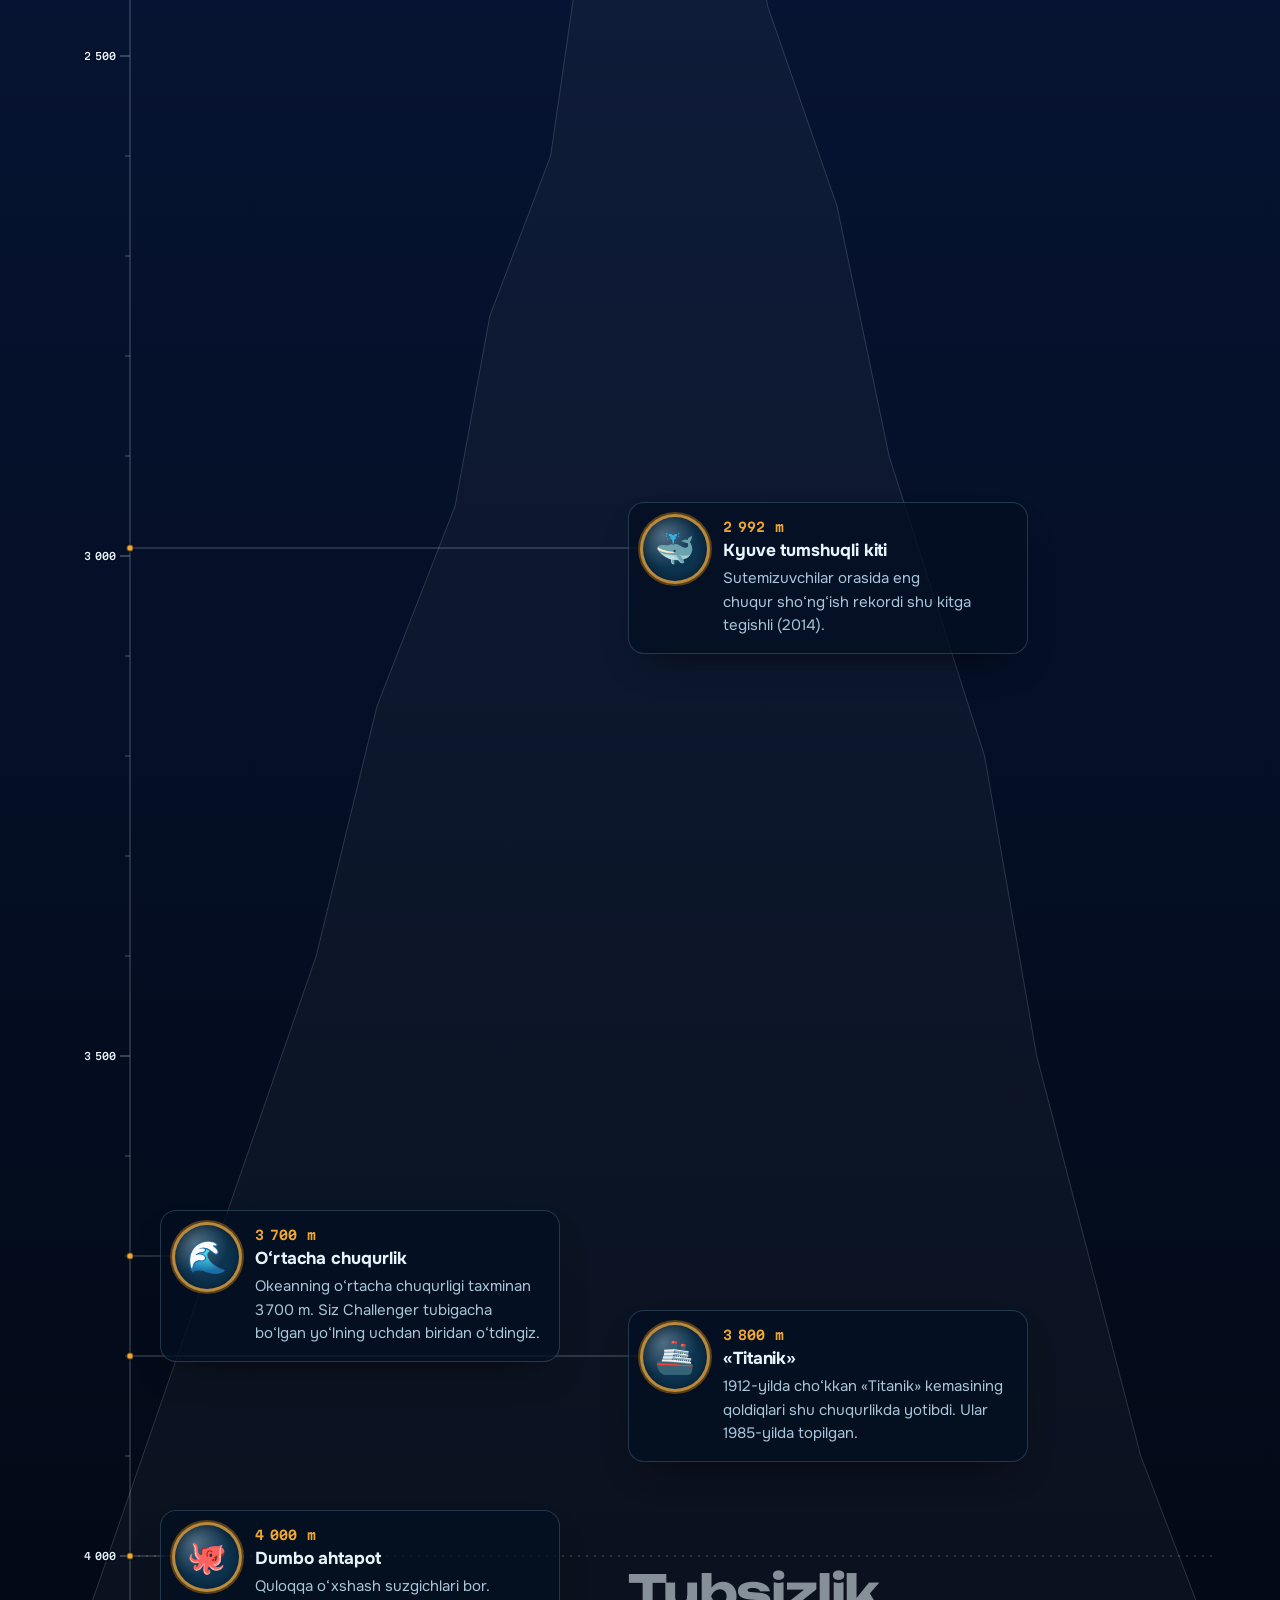
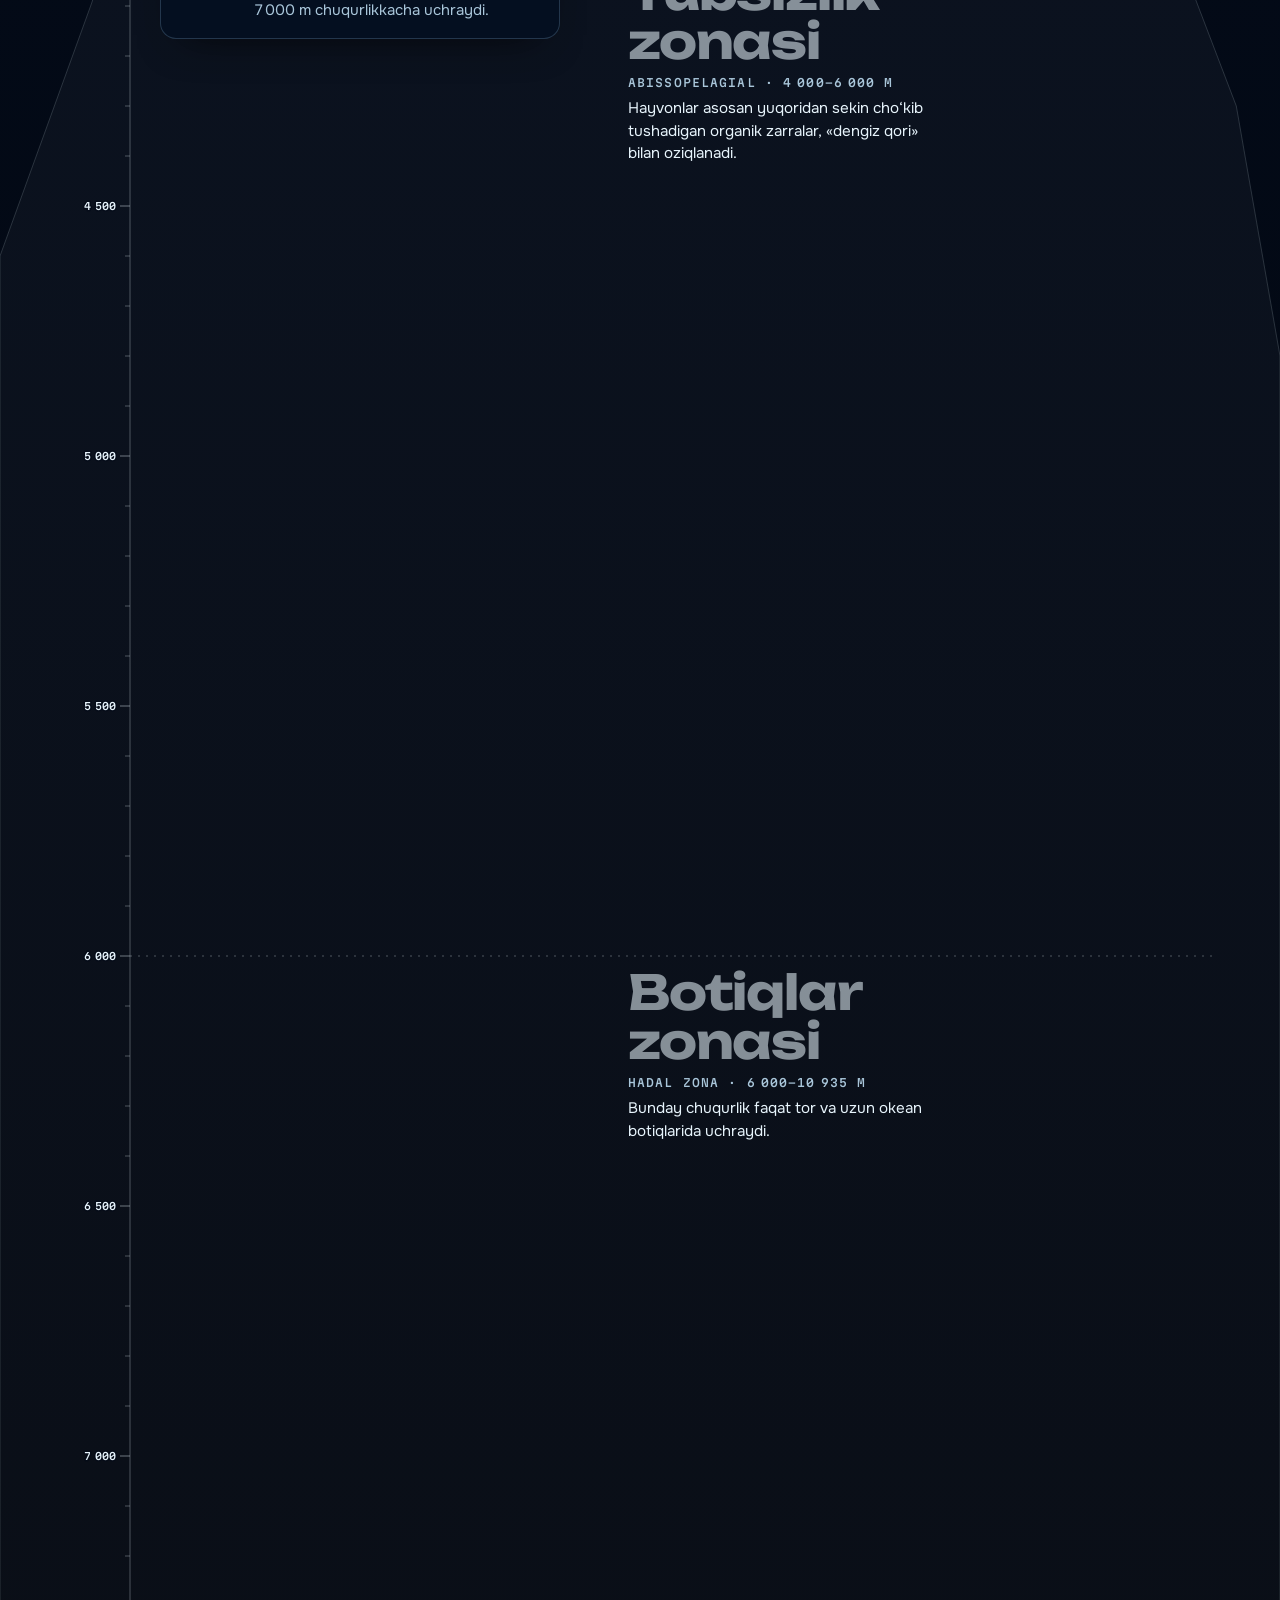
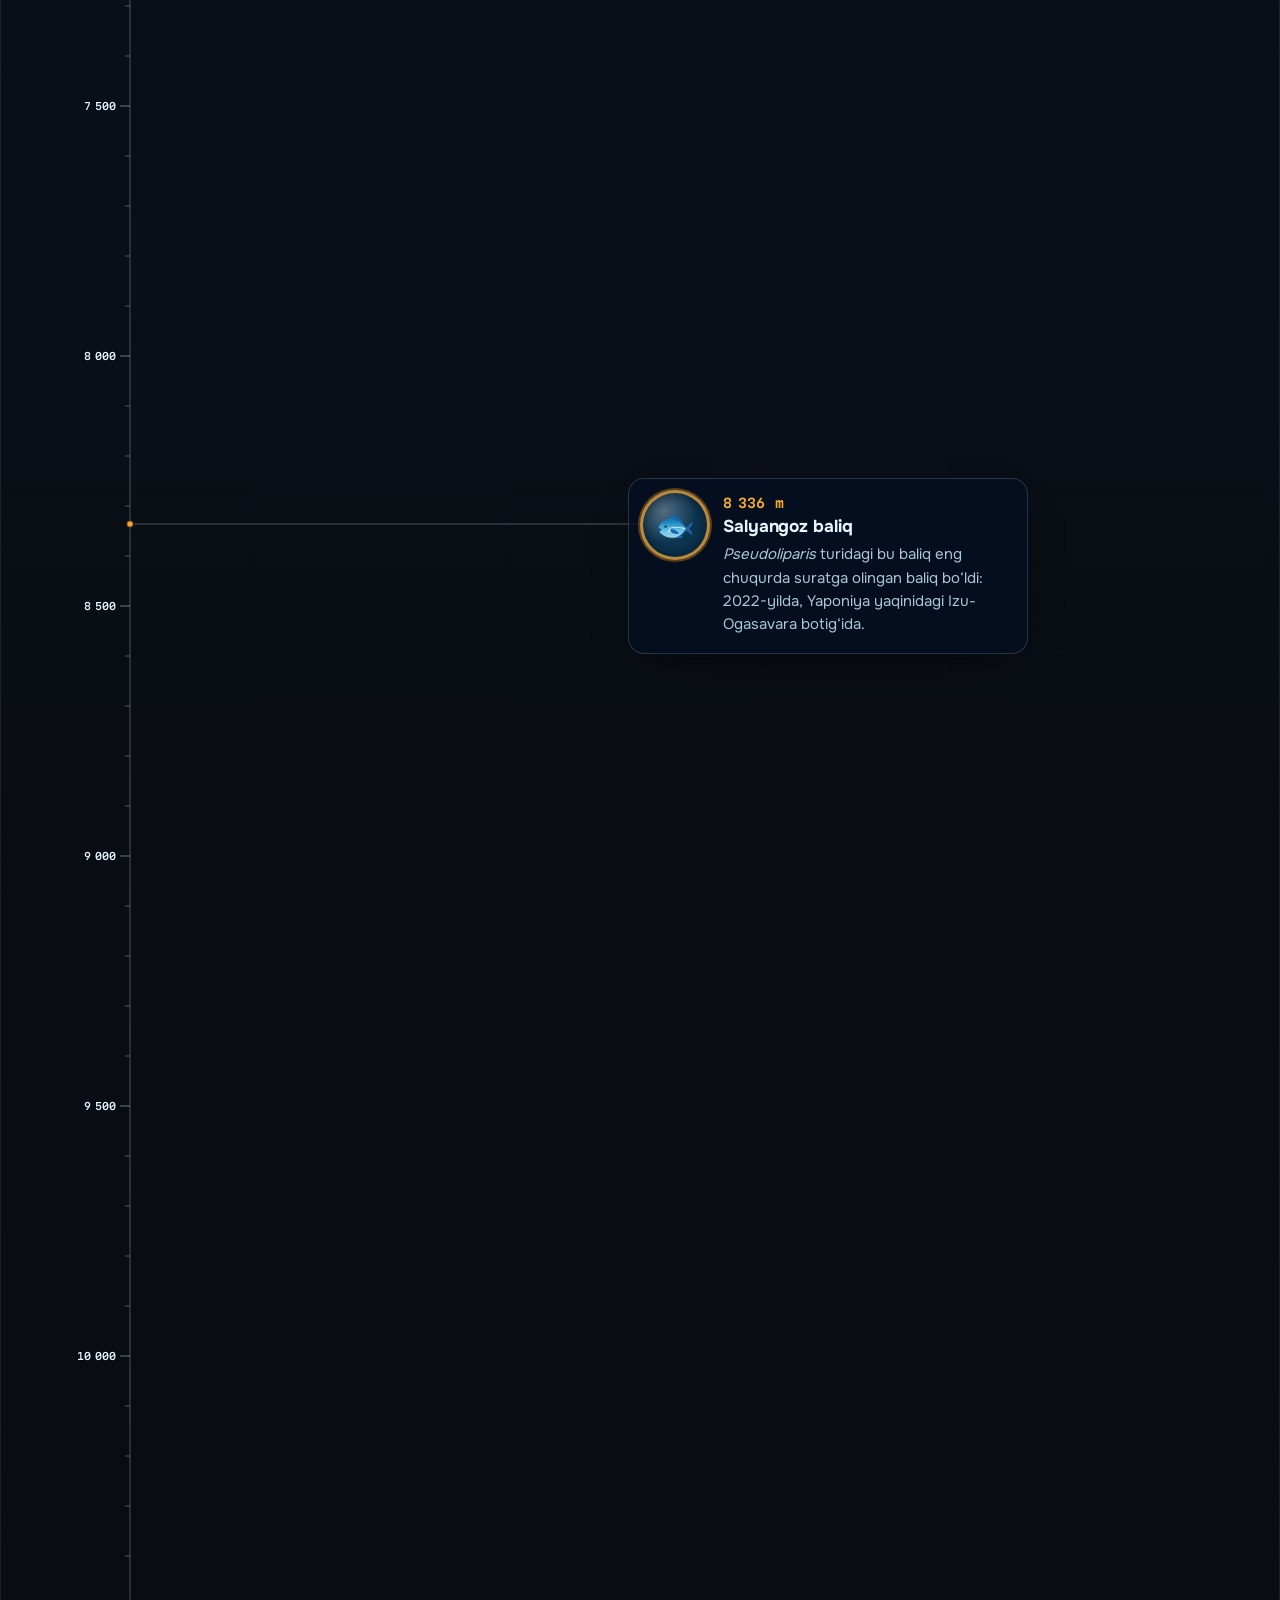
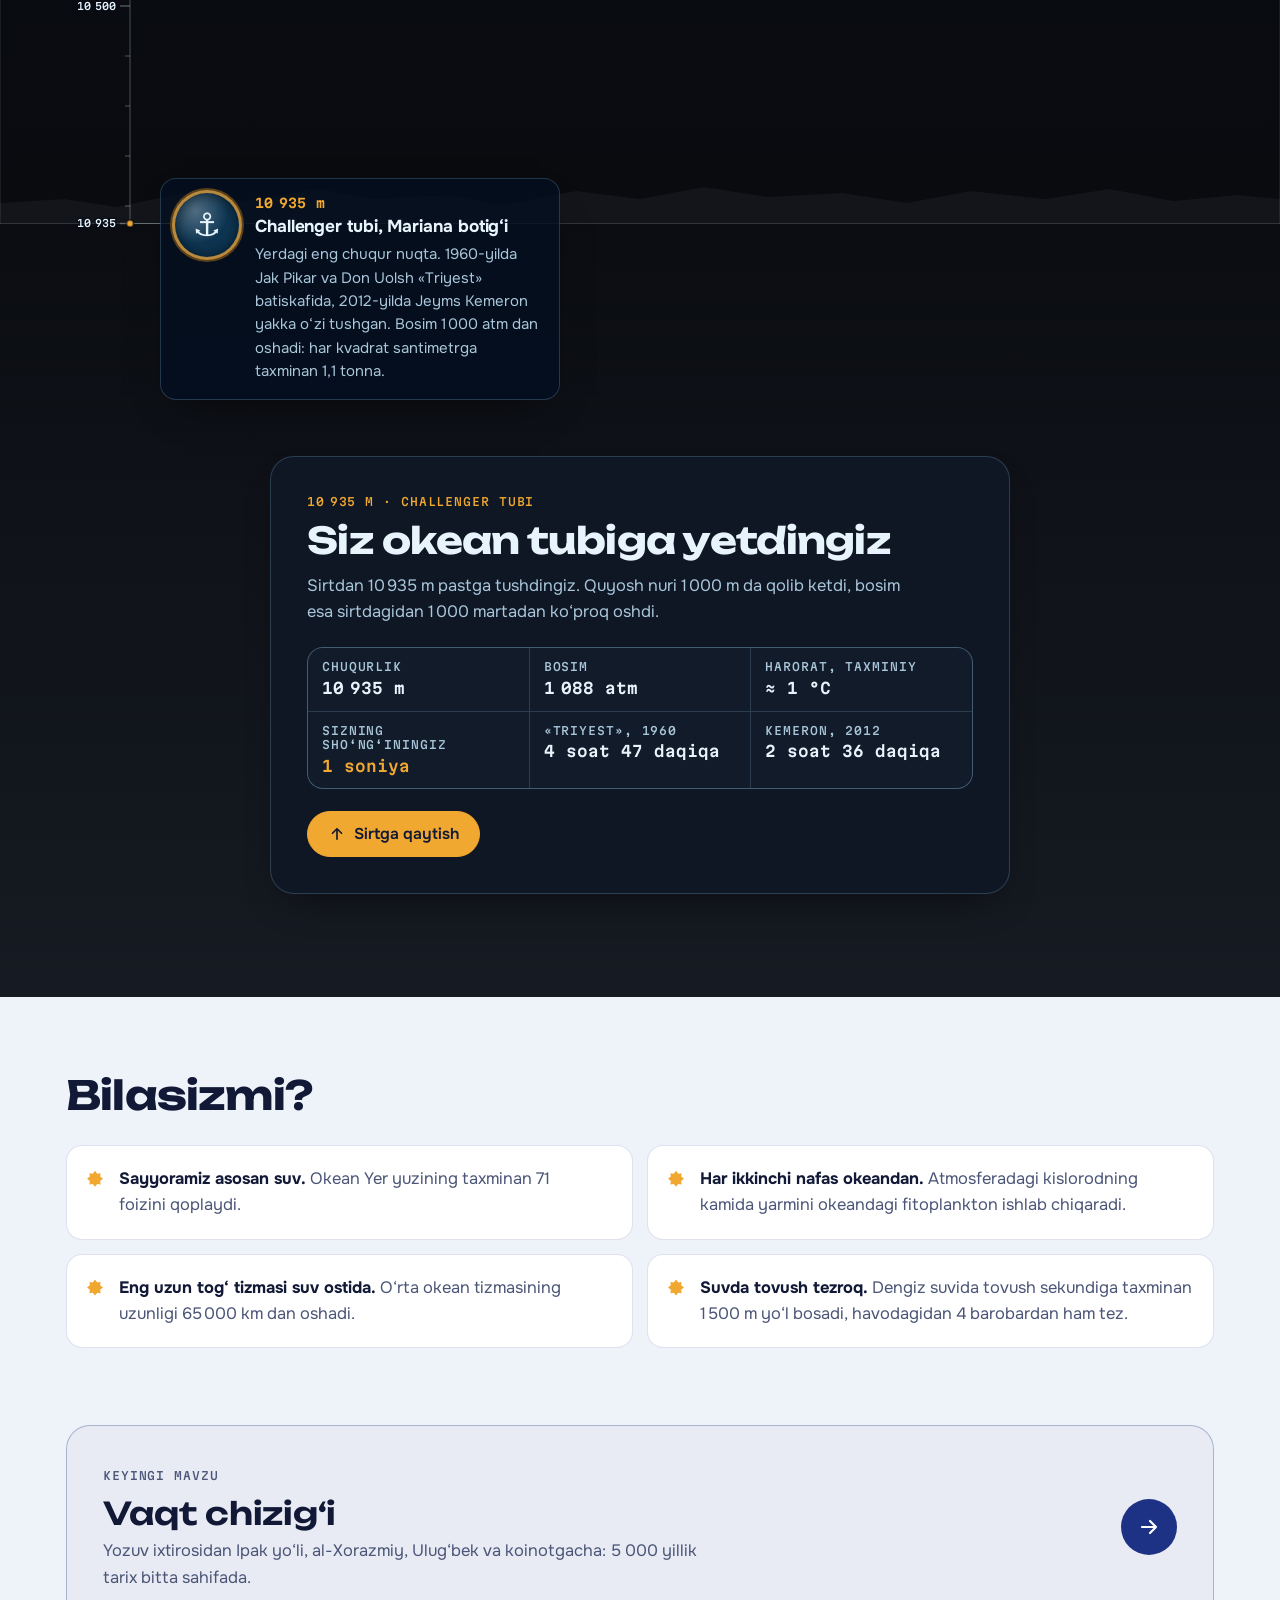
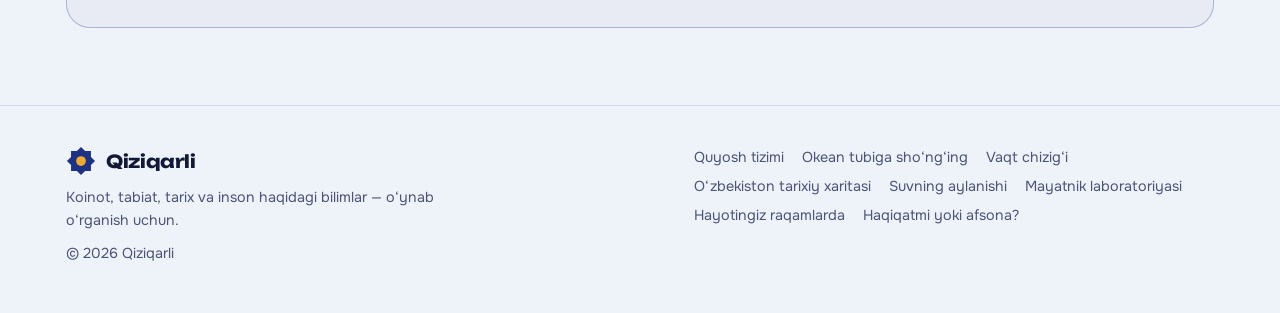
<file: mavzular/okean.html>
<!doctype html>
<html lang="uz">
<head>
  <meta charset="utf-8">
  <meta name="viewport" content="width=device-width, initial-scale=1, viewport-fit=cover">
  <title>Okean tubiga sho‘ng‘ing · Qiziqarli</title>
  <meta name="description" content="Sirtdan Mariana botig‘i tubigacha 10 935 metrlik scroll-sayohat: chuqurlik, bosim, yorug‘lik va harorat qanday o‘zgarishini kuzating.">
  <link rel="icon" href="../assets/img/favicon.svg" type="image/svg+xml">
  <link rel="preconnect" href="https://fonts.googleapis.com">
  <link rel="preconnect" href="https://fonts.gstatic.com" crossorigin>
  <link rel="stylesheet" href="https://fonts.googleapis.com/css2?family=Martian+Mono:wght@400;500;600&family=Onest:wght@400;500;600;700&family=Unbounded:wght@500;600;700;800&display=swap">
  <link rel="stylesheet" href="../assets/css/main.css">
  <script>try{var t=localStorage.getItem("qz-theme");if(t)document.documentElement.setAttribute("data-theme",t)}catch(e){}</script>
  <style>
    /* ===== Okean sahnasi: ataylab qat’iy ranglar, ikkala mavzuda bir xil ===== */
    :root {
      --okean-0: #45d3dc;        /* sirt: yorqin firuza */
      --okean-30: #1aa6c6;
      --okean-200: #0b5c98;      /* to‘q ko‘k */
      --okean-600: #0a3b77;
      --okean-1000: #0a2253;     /* tungi ko‘k */
      --okean-2500: #061331;
      --okean-4000: #030a17;     /* deyarli qora */
      --okean-tub: #010307;      /* qora */
      --okean-yer: #0b0d12;      /* tub cho‘kindisi */
      --okean-yer-2: #161a22;
      --okean-matn: #e7f4fc;
      --okean-matn-2: #a9c6da;
      --okean-zona: rgba(231, 244, 252, 0.56);
      --okean-tuq: #04263b;      /* sirt yaqinidagi to‘q matn */
      --okean-tuq-2: rgba(4, 38, 59, 0.72);
      --okean-chiziq: rgba(231, 244, 252, 0.3);
      --okean-chiziq-tuq: rgba(4, 38, 59, 0.42);
      --okean-halo: rgba(2, 10, 24, 0.55);
      --okean-shisha: rgba(3, 15, 34, 0.76);
      --okean-shisha-2: rgba(16, 24, 38, 0.92);
      --okean-shisha-chiziq: rgba(160, 215, 255, 0.2);
      --okean-faol-chiziq: rgba(245, 182, 72, 0.6);
      --okean-faol-nur: rgba(245, 182, 72, 0.4);
      --okean-soya: 0 18px 40px -22px rgba(0, 0, 0, 0.75);
      --okean-oyna: #0d3552;
      --okean-oyna-nur: rgba(255, 255, 255, 0.28);
      --okean-oyna-soya: rgba(0, 0, 0, 0.55);
      --okean-guruch: #b98a3e;   /* illyuminator guruch halqasi */
      --okean-guruch-2: #5a4019;
      --okean-hud: rgba(2, 9, 22, 0.8);
      --okean-hud-chiziq: rgba(160, 215, 255, 0.18);
      --okean-rels: rgba(231, 244, 252, 0.16);
      --okean-nur: #8ef3ff;      /* bioluminessensiya */
      --okean-pufak: #ffffff;
      --okean-shula: rgba(255, 255, 255, 0.13);
      --okean-tog: rgba(231, 244, 252, 0.035);
      --okean-tog-chiziq: rgba(231, 244, 252, 0.16);
    }

    /* ---------- Sirt va to‘lqinlar ---------- */
    .dive { position: relative; margin-top: clamp(8px, 2vw, 24px); }
    .surface { display: flex; justify-content: center; padding-bottom: 4px; }
    .hint {
      display: inline-flex;
      flex-direction: column;
      align-items: center;
      gap: 4px;
      padding: 10px 16px;
      border-radius: var(--r-m);
      color: var(--siyoh-2);
      font: 500 var(--fs-label)/1.2 var(--f-mono);
      letter-spacing: 0.1em;
      text-transform: uppercase;
      text-decoration: none;
    }
    .hint:hover { color: var(--siyoh); }
    .hint svg { width: 22px; height: 22px; animation: hint-bob 1.9s var(--ease-out) infinite; }
    @keyframes hint-bob { 0%, 100% { transform: translateY(0); } 50% { transform: translateY(6px); } }

    .waves { position: relative; height: 42px; overflow: hidden; margin-bottom: -1px; }
    .waves svg { position: absolute; left: 0; bottom: 0; width: 200%; max-width: none; height: 100%; }
    .waves .w-back { fill: var(--okean-30); opacity: 0.55; animation: wave-drift 16s linear infinite; }
    .waves .w-front { fill: var(--okean-0); animation: wave-drift 11s linear infinite reverse; }
    @keyframes wave-drift { from { transform: translateX(0); } to { transform: translateX(-50%); } }

    /* ---------- Suv ustuni ---------- */
    .water {
      position: relative;
      z-index: 1;
      isolation: isolate;
      background: linear-gradient(var(--okean-0), var(--okean-200) 13%, var(--okean-1000) 30%, var(--okean-4000) 63%, var(--okean-tub));
    }
    .fx { position: fixed; inset: 0; width: 100%; height: 100%; z-index: 0; pointer-events: none; }
    .rays {
      position: absolute;
      left: 0; right: 0; top: 0;
      height: 900px;
      z-index: 0;
      pointer-events: none;
      background:
        linear-gradient(104deg, transparent 0 14%, var(--okean-shula) 17%, transparent 21%),
        linear-gradient(98deg, transparent 0 38%, var(--okean-shula) 40%, transparent 44%),
        linear-gradient(108deg, transparent 0 61%, var(--okean-shula) 64%, transparent 69%),
        linear-gradient(101deg, transparent 0 82%, var(--okean-shula) 84%, transparent 87%);
      -webkit-mask-image: linear-gradient(#000, transparent);
      mask-image: linear-gradient(#000, transparent);
    }
    .seabed { position: absolute; left: 0; bottom: -1px; width: 100%; height: 56px; z-index: 0; fill: var(--okean-yer); pointer-events: none; }
    .water > .wrap { position: relative; z-index: 1; }
    .water__in { position: relative; display: grid; gap: 18px; padding-block: 48px; }

    /* JS joylashtirgandan keyin: har bir element o‘z chuqurligida */
    .water__in.is-laid { display: block; padding: 0; }
    .water__in.is-laid > .zone,
    .water__in.is-laid > .mk { position: absolute; left: 0; top: 0; z-index: 1; }
    .scene { position: absolute; left: 0; top: 0; z-index: 0; overflow: visible; pointer-events: none; display: none; }
    .water__in.is-laid > .scene { display: block; }

    .sc-axis { stroke: var(--okean-chiziq); stroke-width: 1; }
    .sc-axis.is-dark { stroke: var(--okean-chiziq-tuq); }
    .sc-tick { stroke: var(--okean-chiziq); stroke-width: 1; }
    .sc-tick.is-major { stroke-width: 1.5; }
    .sc-tick.is-dark { stroke: var(--okean-chiziq-tuq); }
    .sc-label {
      font-family: var(--f-mono);
      font-size: 10px;
      font-weight: 500;
      fill: var(--okean-matn);
      paint-order: stroke;
      stroke: var(--okean-halo);
      stroke-width: 3px;
      stroke-linejoin: round;
      font-variant-numeric: tabular-nums;
    }
    .sc-label.is-dark { fill: var(--okean-tuq); stroke: none; font-weight: 600; }
    .sc-zone { stroke: var(--okean-chiziq); stroke-width: 1; stroke-dasharray: 2 6; }
    .sc-lead { fill: none; stroke: var(--okean-chiziq); stroke-width: 1; }
    .sc-lead.is-dark { stroke: var(--okean-chiziq-tuq); }
    .sc-pin { fill: var(--zafaron-yorqin); stroke: var(--okean-halo); stroke-width: 2; }
    .sc-everest { fill: var(--okean-tog); stroke: var(--okean-tog-chiziq); stroke-width: 1; stroke-linejoin: round; }

    /* ---------- Zona sarlavhalari ---------- */
    .zone { color: var(--okean-matn); min-width: 0; }
    .zone__title {
      font-family: var(--f-display);
      font-weight: 700;
      font-size: clamp(1.75rem, 1.1rem + 2.4vw, 3rem);
      line-height: 1.02;
      letter-spacing: -0.025em;
      color: var(--okean-zona);
      scroll-margin-top: 42vh;
    }
    .zone__title:focus { outline: none; }
    .zone__sci {
      margin-top: 10px;
      font: 500 var(--fs-label)/1.3 var(--f-mono);
      letter-spacing: 0.1em;
      text-transform: uppercase;
      color: var(--okean-matn-2);
    }
    .zone__note { margin-top: 6px; max-width: 36ch; font-size: 0.95rem; line-height: 1.5; color: var(--okean-matn); }
    .zone--sirt .zone__title { color: var(--okean-tuq-2); }
    .zone--sirt .zone__sci,
    .zone--sirt .zone__note { color: var(--okean-tuq); }

    /* ---------- Belgilar (illyuminatorli kartalar) ---------- */
    .mk {
      display: grid;
      grid-template-columns: 64px minmax(0, 1fr);
      grid-template-areas: "port depth" "port name" "port text";
      grid-template-rows: auto auto 1fr;
      column-gap: 16px;
      padding: 14px 18px 16px 14px;
      background: var(--okean-shisha);
      border: 1px solid var(--okean-shisha-chiziq);
      border-radius: var(--r-m);
      color: var(--okean-matn);
      box-shadow: var(--okean-soya);
      min-width: 0;
      transition: border-color 0.35s;
    }
    .mk__port {
      grid-area: port;
      align-self: start;
      position: relative;
      width: 64px;
      height: 64px;
      border-radius: 50%;
      display: grid;
      place-items: center;
      font-size: 32px;
      line-height: 1;
      background: radial-gradient(circle at 32% 28%, var(--okean-oyna-nur), transparent 52%), var(--okean-oyna);
      box-shadow: 0 0 0 3px var(--okean-guruch), 0 0 0 5px var(--okean-guruch-2), inset 0 0 14px var(--okean-oyna-soya);
      transition: box-shadow 0.35s;
    }
    .mk__port span { transform: translateY(1px); }
    .mk__depth {
      grid-area: depth;
      margin-top: 3px;
      font: 600 0.8rem/1.2 var(--f-mono);
      letter-spacing: 0.02em;
      color: var(--zafaron-yorqin);
      font-variant-numeric: tabular-nums;
    }
    .mk__name {
      grid-area: name;
      margin-top: 4px;
      font: 700 1.08rem/1.25 var(--f-body);
      letter-spacing: -0.005em;
      color: var(--okean-matn);
    }
    .mk__text { grid-area: text; margin-top: 6px; font-size: 0.94rem; line-height: 1.55; color: var(--okean-matn-2); }
    .mk.is-active { border-color: var(--okean-faol-chiziq); }
    .mk.is-active .mk__port {
      box-shadow: 0 0 0 3px var(--zafaron-yorqin), 0 0 0 5px var(--okean-guruch-2), 0 0 28px 4px var(--okean-faol-nur), inset 0 0 14px var(--okean-oyna-soya);
    }

    /* ---------- Okean tubi va yakuniy karta ---------- */
    .floor {
      position: relative;
      z-index: 0;
      background: linear-gradient(var(--okean-yer), var(--okean-yer-2));
      padding-block: 64px clamp(64px, 8vw, 112px);
      color: var(--okean-matn);
    }
    .finish {
      max-width: 740px;
      margin-inline: auto;
      padding: clamp(22px, 3.4vw, 36px);
      background: var(--okean-shisha-2);
      border: 1px solid var(--okean-shisha-chiziq);
      border-radius: var(--r-l);
      box-shadow: var(--okean-soya);
      min-width: 0;
    }
    .finish__label { color: var(--zafaron-yorqin); }
    .finish h2 { margin-top: 10px; font-size: clamp(1.5rem, 1.1rem + 1.6vw, 2.3rem); color: var(--okean-matn); }
    .finish__lead { margin-top: 12px; color: var(--okean-matn-2); max-width: 54ch; }
    .finish__stats {
      display: grid;
      grid-template-columns: repeat(3, minmax(0, 1fr));
      gap: 1px;
      margin: 22px 0 0;
      background: var(--okean-shisha-chiziq);
      border: 1px solid var(--okean-shisha-chiziq);
      border-radius: var(--r-m);
      overflow: hidden;
    }
    .finish__stats > div { background: var(--okean-shisha-2); padding: 12px 14px; min-width: 0; }
    .finish__stats dt {
      font: 500 var(--fs-label)/1.3 var(--f-mono);
      letter-spacing: 0.08em;
      text-transform: uppercase;
      color: var(--okean-matn-2);
    }
    .finish__stats dd {
      margin: 4px 0 0;
      font: 600 0.95rem/1.3 var(--f-mono);
      font-variant-numeric: tabular-nums;
      color: var(--okean-matn);
      overflow-wrap: anywhere;
    }
    .finish__stats .is-you dd { color: var(--zafaron-yorqin); }
    .finish__btn { margin-top: 22px; --btn-bg: var(--zafaron-yorqin); --btn-fg: var(--ustida-zafaron); }

    /* ---------- HUD: chuqurlik o‘lchagichi ---------- */
    .hud {
      --p: 0;
      position: fixed;
      z-index: 45;
      right: var(--gutter-r);
      top: 50%;
      width: 212px;
      padding: 18px 18px 18px 38px;
      border-radius: 22px;
      background: var(--okean-hud);
      border: 1px solid var(--okean-hud-chiziq);
      color: var(--okean-matn);
      box-shadow: var(--okean-soya);
      -webkit-backdrop-filter: blur(10px);
      backdrop-filter: blur(10px);
      opacity: 0;
      visibility: hidden;
      transform: translate(14px, -50%);
      transition: opacity 0.35s, transform 0.5s var(--ease-out), visibility 0s linear 0.5s;
    }
    .hud.is-on { opacity: 1; visibility: visible; transform: translate(0, -50%); transition-delay: 0s; }
    .hud__rail { position: absolute; left: 17px; top: 20px; bottom: 20px; width: 4px; border-radius: 4px; background: var(--okean-rels); }
    .hud__fill {
      position: absolute; inset: 0;
      border-radius: inherit;
      background: var(--zafaron-yorqin);
      transform-origin: top;
      transform: scaleY(var(--p));
    }
    .hud__mark { position: absolute; left: -3px; width: 10px; height: 1.5px; background: var(--okean-matn-2); }
    .hud__dot {
      position: absolute;
      left: 50%;
      top: calc(var(--p) * 100%);
      width: 12px; height: 12px;
      margin: -6px 0 0 -6px;
      border-radius: 50%;
      background: var(--zafaron-yorqin);
      box-shadow: 0 0 0 3px var(--okean-hud), 0 0 12px var(--okean-faol-nur);
    }
    .hud__zone { display: grid; gap: 2px; }
    .hud__zone-name { font-weight: 700; font-size: 0.98rem; line-height: 1.2; }
    .hud__sci, .hud dt {
      font: 500 0.64rem/1.3 var(--f-mono);
      letter-spacing: 0.09em;
      text-transform: uppercase;
      color: var(--okean-matn-2);
    }
    .hud__stats { display: grid; gap: 10px; margin: 14px 0 0; }
    .hud__stats > div { min-width: 0; }
    .hud dd { margin: 1px 0 0; font: 600 1rem/1.25 var(--f-mono); font-variant-numeric: tabular-nums; white-space: nowrap; }
    .hud__depth dd { font-size: 1.6rem; line-height: 1.15; color: var(--zafaron-yorqin); }
    .hud__depth dd small { margin-left: 0.3em; font-size: 0.9rem; color: var(--okean-matn); }

    @media (max-width: 1023.98px) {
      .hud {
        top: auto;
        left: var(--gutter-l);
        right: var(--gutter-r);
        bottom: calc(10px + env(safe-area-inset-bottom, 0px));
        width: auto;
        padding: 14px 14px 10px;
        border-radius: 18px;
        transform: translateY(16px);
        display: grid;
      }
      .hud.is-on { transform: none; }
      .hud__rail { left: 16px; right: 16px; top: 7px; bottom: auto; width: auto; height: 3px; }
      .hud__fill { transform-origin: left; transform: scaleX(var(--p)); }
      .hud__mark { top: -3px; left: auto; width: 1.5px; height: 9px; }
      .hud__dot { left: calc(var(--p) * 100%); top: 50%; width: 10px; height: 10px; margin: -5px 0 0 -5px; }
      .hud__body { position: relative; margin-top: 4px; }
      .hud__zone { min-height: 2.2rem; padding-right: 9.5rem; align-content: center; }
      .hud__zone-name { font-size: 0.92rem; }
      .hud__stats { margin-top: 6px; gap: 0; }
      .hud__depth { position: absolute; right: 0; top: 0; text-align: right; }
      .hud__depth dt { position: absolute; width: 1px; height: 1px; overflow: hidden; clip: rect(0 0 0 0); white-space: nowrap; }
      .hud__depth dd { font-size: 1.35rem; }
      .hud__trio { display: grid; grid-template-columns: repeat(3, minmax(0, 1fr)); gap: 8px; border-top: 1px solid var(--okean-hud-chiziq); padding-top: 6px; }
      .hud dd { font-size: 0.88rem; }
      .hud__taxm { position: absolute; width: 1px; height: 1px; overflow: hidden; clip: rect(0 0 0 0); white-space: nowrap; }
    }
    @media (min-width: 1024px) {
      .hud__trio { display: grid; gap: 10px; }
      .hud__taxm { display: block; letter-spacing: 0.06em; opacity: 0.85; }
    }

    @media (max-width: 1023.98px) {
      .mk { grid-template-columns: 48px minmax(0, 1fr); grid-template-areas: "port depth" "port name" "text text"; column-gap: 12px; padding: 12px 14px 14px 12px; }
      .mk__port { width: 48px; height: 48px; font-size: 24px; }
      .mk__text { margin-top: 8px; font-size: 0.92rem; }
      .mk__name { font-size: 1rem; }
      .sc-label { font-size: 9.5px; }
    }
    @media (max-width: 520px) {
      .finish__stats { grid-template-columns: repeat(2, minmax(0, 1fr)); }
    }

    /* 4 ta fakt: 2 / 1 ustun, yetim karta qolmasin */
    @media (min-width: 560px) { .didyou .fact-list { grid-template-columns: repeat(2, minmax(0, 1fr)); } }
  </style>
</head>
<body data-root="../" data-topic="okean">
  <a class="skip-link" href="#asosiy">Asosiy qismga o‘tish</a>

  <header class="topbar">
    <div class="wrap topbar__in">
      <a class="brand" href="../index.html">
        <svg class="brand__mark" viewBox="0 0 32 32" aria-hidden="true"><path class="s" d="M31 16 26.61 20.39 26.61 26.61 20.39 26.61 16 31 11.61 26.61 5.39 26.61 5.39 20.39 1 16 5.39 11.61 5.39 5.39 11.61 5.39 16 1 20.39 5.39 26.61 5.39 26.61 11.61Z"/><circle class="c" cx="16" cy="16" r="5.2"/></svg>
        Qiziqarli
      </a>
      <nav class="nav" aria-label="Asosiy menyu">
        <a href="../index.html#mavzular">Mavzular</a>
        <a class="nav__extra" href="../index.html#fakt">Bugungi fakt</a>
        <a href="viktorina.html">Viktorina</a>
      </nav>
      <button class="theme-btn" type="button" data-theme-toggle aria-label="Tungi rejimga o‘tish">
        <svg class="i-moon" viewBox="0 0 24 24" fill="none" stroke="currentColor" stroke-width="2" stroke-linecap="round" stroke-linejoin="round" aria-hidden="true"><path d="M20.5 14.2A8.5 8.5 0 1 1 9.8 3.5a6.8 6.8 0 0 0 10.7 10.7z"/></svg>
        <svg class="i-sun" viewBox="0 0 24 24" fill="none" stroke="currentColor" stroke-width="2" stroke-linecap="round" aria-hidden="true"><circle cx="12" cy="12" r="4.2"/><path d="M12 2.5v2.2M12 19.3v2.2M2.5 12h2.2M19.3 12h2.2M5.3 5.3l1.6 1.6M17.1 17.1l1.6 1.6M5.3 18.7l1.6-1.6M17.1 6.9l1.6-1.6"/></svg>
      </button>
    </div>
  </header>

  <main id="asosiy">
    <section class="wrap topic-hero">
      <a class="back-link" href="../index.html#mavzular">
        <svg viewBox="0 0 24 24" fill="none" stroke="currentColor" stroke-width="2.2" stroke-linecap="round" stroke-linejoin="round" aria-hidden="true"><path d="M19 12H5M11 6l-6 6 6 6"/></svg>
        Barcha mavzular
      </a>
      <div class="topic-meta">
        <span class="tag" data-cat="tabiat">Tabiat</span>
        <span class="label">Scroll-sayohat · 8 daqiqa</span>
      </div>
      <h1>Okean tubiga sho‘ng‘ing</h1>
      <p class="lead">Sirtdan Mariana botig‘i tubigacha 10&#8239;935 metr. Pastga aylantiring va chuqurlik, bosim, yorug‘lik hamda harorat qanday o‘zgarishini kuzating. Har bir belgi shkalada o‘zining haqiqiy chuqurligida turibdi.</p>
    </section>

    <section class="dive" id="dive" aria-labelledby="dive-sarlavha">
      <h2 class="sr-only" id="dive-sarlavha">Sho‘ng‘in: sirtdan 10&#8239;935&nbsp;m chuqurlikkacha</h2>

      <div class="wrap surface">
        <a class="hint" href="#zona-0">
          <span>Pastga aylantiring</span>
          <svg viewBox="0 0 24 24" fill="none" stroke="currentColor" stroke-width="2.2" stroke-linecap="round" stroke-linejoin="round" aria-hidden="true"><path d="M6 9l6 6 6-6"/></svg>
        </a>
      </div>

      <div class="waves" aria-hidden="true">
        <svg viewBox="0 0 2880 42" preserveAspectRatio="none">
          <path class="w-back" d="M0 18 Q 180 4 360 18 T 720 18 T 1080 18 T 1440 18 T 1800 18 T 2160 18 T 2520 18 T 2880 18 V 42 H 0 Z"/>
          <path class="w-front" d="M0 26 Q 240 12 480 26 T 960 26 T 1440 26 T 1920 26 T 2400 26 T 2880 26 V 42 H 0 Z"/>
        </svg>
      </div>

      <div class="water" id="water">
        <canvas class="fx" id="fx" aria-hidden="true"></canvas>
        <div class="rays" id="rays" aria-hidden="true"></div>
        <svg class="seabed" viewBox="0 0 1200 56" preserveAspectRatio="none" aria-hidden="true"><path d="M0 34 L60 30 L110 38 L170 24 L230 32 L300 20 L350 30 L420 26 L470 36 L540 22 L600 30 L660 18 L720 28 L790 24 L850 34 L910 22 L980 30 L1040 20 L1100 32 L1160 26 L1200 30 V56 H0 Z"/></svg>

        <div class="wrap">
          <div class="water__in" id="water-in">
            <svg class="scene" id="scene" aria-hidden="true"></svg>

            <div class="zone zone--sirt" data-depth="0">
              <h2 class="zone__title" id="zona-0" tabindex="-1">Quyoshli zona</h2>
              <p class="zone__sci">Epipelagial · 0–200&nbsp;m</p>
              <p class="zone__note">Okeandagi fotosintezning deyarli hammasi shu yorug‘ qatlamda bo‘ladi.</p>
            </div>

            <article class="mk" data-depth="10" aria-labelledby="mk-10">
              <div class="mk__port" aria-hidden="true"><span>🎈</span></div>
              <p class="mk__depth">10&nbsp;m</p>
              <h3 class="mk__name" id="mk-10">Bosim ikki baravar</h3>
              <p class="mk__text">Sirtda bosim 1&nbsp;atm, har 10&nbsp;m da yana 1&nbsp;atm qo‘shiladi. Bu yerda u 2&nbsp;atm: havo to‘ldirilgan shar hajmi ikki baravar kichrayadi.</p>
            </article>

            <article class="mk" data-depth="40" aria-labelledby="mk-40">
              <div class="mk__port" aria-hidden="true"><span>🐠</span></div>
              <p class="mk__depth">40&nbsp;m</p>
              <h3 class="mk__name" id="mk-40">Havaskor sho‘ng‘in chegarasi</h3>
              <p class="mk__text">Havaskor (rekreatsion) sho‘ng‘in uchun tavsiya etilgan eng katta chuqurlik. Bosim bu yerda taxminan 5&nbsp;atm.</p>
            </article>

            <div class="zone" data-depth="200">
              <h2 class="zone__title" id="zona-200">G‘ira-shira zona</h2>
              <p class="zone__sci">Mezopelagial · 200–1&#8239;000&nbsp;m</p>
              <p class="zone__note">Quyosh nuri fotosintez uchun yetmay qoladi.</p>
            </div>

            <article class="mk" data-depth="200" aria-labelledby="mk-200">
              <div class="mk__port" aria-hidden="true"><span>🐬</span></div>
              <p class="mk__depth">200&nbsp;m</p>
              <h3 class="mk__name" id="mk-200">Afalina delfini</h3>
              <p class="mk__text">Afalinalar odatda shu chuqurlikkacha sho‘ng‘iydi, ba’zan 300&nbsp;m gacha tushadi.</p>
            </article>

            <article class="mk" data-depth="214" aria-labelledby="mk-214">
              <div class="mk__port" aria-hidden="true"><span>🏊</span></div>
              <p class="mk__depth">214&nbsp;m</p>
              <h3 class="mk__name" id="mk-214">Gerbert Nich</h3>
              <p class="mk__text">Nafasni ushlab erkin sho‘ng‘ish rekordi (2007). Avstriyalik sho‘ng‘uvchi bu chuqurlikka bitta nafas bilan tushgan.</p>
            </article>

            <article class="mk" data-depth="300" aria-labelledby="mk-300">
              <div class="mk__port" aria-hidden="true"><span>🤿</span></div>
              <p class="mk__depth">300&nbsp;m</p>
              <h3 class="mk__name" id="mk-300">Akvalang chegarasi</h3>
              <p class="mk__text">Akvalang bilan 300&nbsp;m dan chuqurroqqa juda kam odam tusha olgan. Buning uchun maxsus gaz aralashmasi va yuqoriga chiqishda soatlab dekompressiya kerak.</p>
            </article>

            <article class="mk" data-depth="564" aria-labelledby="mk-564">
              <div class="mk__port" aria-hidden="true"><span>🐧</span></div>
              <p class="mk__depth">564&nbsp;m</p>
              <h3 class="mk__name" id="mk-564">Imperator pingvini</h3>
              <p class="mk__text">Imperator pingvinining qayd etilgan eng chuqur sho‘ng‘ishi. U qushlar orasida eng chuqur sho‘ng‘iydi.</p>
            </article>

            <article class="mk" data-depth="700" aria-labelledby="mk-700">
              <div class="mk__port" aria-hidden="true"><span>🦑</span></div>
              <p class="mk__depth">700&nbsp;m</p>
              <h3 class="mk__name" id="mk-700">Gigant kalmar</h3>
              <p class="mk__text">Ko‘zining diametri 27&nbsp;sm gacha yetadi. Bu hayvonot olamidagi eng katta ko‘zlardan biri.</p>
            </article>

            <div class="zone" data-depth="1000">
              <h2 class="zone__title" id="zona-1000">Yarim tun zonasi</h2>
              <p class="zone__sci">Batipelagial · 1&#8239;000–4&#8239;000&nbsp;m</p>
              <p class="zone__note">Suv harorati 4&nbsp;°C atrofida, bosim esa 100&nbsp;atm dan oshadi.</p>
            </div>

            <article class="mk" data-depth="1000" aria-labelledby="mk-1000">
              <div class="mk__port" aria-hidden="true"><span>✨</span></div>
              <p class="mk__depth">1&#8239;000&nbsp;m</p>
              <h3 class="mk__name" id="mk-1000">Quyosh nuri tugaydi</h3>
              <p class="mk__text">Bu chuqurlikda quyosh nuri butunlay tugaydi. Hayvonlarning katta qismi o‘zi nur chiqaradi: bu bioluminessensiya deyiladi.</p>
            </article>

            <article class="mk" data-depth="1280" aria-labelledby="mk-1280">
              <div class="mk__port" aria-hidden="true"><span>🐢</span></div>
              <p class="mk__depth">1&#8239;280&nbsp;m</p>
              <h3 class="mk__name" id="mk-1280">Charm toshbaqa</h3>
              <p class="mk__text">Toshbaqalar orasida eng chuqur sho‘ng‘iydigani. Uning 1&#8239;280&nbsp;m ga tushgani qayd etilgan.</p>
            </article>

            <article class="mk" data-depth="1500" aria-labelledby="mk-1500">
              <div class="mk__port" aria-hidden="true"><span>🐡</span></div>
              <p class="mk__depth">1&#8239;500&nbsp;m</p>
              <h3 class="mk__name" id="mk-1500">Qarmoqchi baliq</h3>
              <p class="mk__text">Boshidagi nurli «qarmog‘i» bilan o‘ljasini aldab, og‘ziga yaqin chorlaydi.</p>
            </article>

            <article class="mk" data-depth="2000" aria-labelledby="mk-2000">
              <div class="mk__port" aria-hidden="true"><span>🐋</span></div>
              <p class="mk__depth">2&#8239;000&nbsp;m</p>
              <h3 class="mk__name" id="mk-2000">Kashalot</h3>
              <p class="mk__text">2&nbsp;km dan chuqurroqqa tushadi va nafasini 90 daqiqagacha ushlay oladi.</p>
            </article>

            <article class="mk" data-depth="2086" aria-labelledby="mk-2086">
              <div class="mk__port" aria-hidden="true"><span>🏔️</span></div>
              <p class="mk__depth">2&#8239;086&nbsp;m</p>
              <h3 class="mk__name" id="mk-2086">Everest cho‘qqisi</h3>
              <p class="mk__text">Agar 8&#8239;849&nbsp;m lik Everestni Mariana botig‘i tubiga qo‘ysak, cho‘qqisi sirtdan 2&nbsp;km pastda qolardi.</p>
            </article>

            <article class="mk" data-depth="2992" aria-labelledby="mk-2992">
              <div class="mk__port" aria-hidden="true"><span>🐳</span></div>
              <p class="mk__depth">2&#8239;992&nbsp;m</p>
              <h3 class="mk__name" id="mk-2992">Kyuve tumshuqli kiti</h3>
              <p class="mk__text">Sutemizuvchilar orasida eng chuqur sho‘ng‘ish rekordi shu kitga tegishli (2014).</p>
            </article>

            <article class="mk" data-depth="3700" aria-labelledby="mk-3700">
              <div class="mk__port" aria-hidden="true"><span>🌊</span></div>
              <p class="mk__depth">3&#8239;700&nbsp;m</p>
              <h3 class="mk__name" id="mk-3700">O‘rtacha chuqurlik</h3>
              <p class="mk__text">Okeanning o‘rtacha chuqurligi taxminan 3&#8239;700&nbsp;m. Siz Challenger tubigacha bo‘lgan yo‘lning uchdan biridan o‘tdingiz.</p>
            </article>

            <article class="mk" data-depth="3800" aria-labelledby="mk-3800">
              <div class="mk__port" aria-hidden="true"><span>🚢</span></div>
              <p class="mk__depth">3&#8239;800&nbsp;m</p>
              <h3 class="mk__name" id="mk-3800">«Titanik»</h3>
              <p class="mk__text">1912-yilda cho‘kkan «Titanik» kemasining qoldiqlari shu chuqurlikda yotibdi. Ular 1985-yilda topilgan.</p>
            </article>

            <div class="zone" data-depth="4000">
              <h2 class="zone__title" id="zona-4000">Tubsizlik zonasi</h2>
              <p class="zone__sci">Abissopelagial · 4&#8239;000–6&#8239;000&nbsp;m</p>
              <p class="zone__note">Hayvonlar asosan yuqoridan sekin cho‘kib tushadigan organik zarralar, «dengiz qori» bilan oziqlanadi.</p>
            </div>

            <article class="mk" data-depth="4000" aria-labelledby="mk-4000">
              <div class="mk__port" aria-hidden="true"><span>🐙</span></div>
              <p class="mk__depth">4&#8239;000&nbsp;m</p>
              <h3 class="mk__name" id="mk-4000">Dumbo ahtapot</h3>
              <p class="mk__text">Quloqqa o‘xshash suzgichlari bor. 7&#8239;000&nbsp;m chuqurlikkacha uchraydi.</p>
            </article>

            <div class="zone" data-depth="6000">
              <h2 class="zone__title" id="zona-6000">Botiqlar zonasi</h2>
              <p class="zone__sci">Hadal zona · 6&#8239;000–10&#8239;935&nbsp;m</p>
              <p class="zone__note">Bunday chuqurlik faqat tor va uzun okean botiqlarida uchraydi.</p>
            </div>

            <article class="mk" data-depth="8336" aria-labelledby="mk-8336">
              <div class="mk__port" aria-hidden="true"><span>🐟</span></div>
              <p class="mk__depth">8&#8239;336&nbsp;m</p>
              <h3 class="mk__name" id="mk-8336">Salyangoz baliq</h3>
              <p class="mk__text"><i>Pseudoliparis</i> turidagi bu baliq eng chuqurda suratga olingan baliq bo‘ldi: 2022-yilda, Yaponiya yaqinidagi Izu-Ogasavara botig‘ida.</p>
            </article>

            <article class="mk" data-depth="10935" aria-labelledby="mk-10935">
              <div class="mk__port" aria-hidden="true"><span>⚓</span></div>
              <p class="mk__depth">10&#8239;935&nbsp;m</p>
              <h3 class="mk__name" id="mk-10935">Challenger tubi, Mariana botig‘i</h3>
              <p class="mk__text">Yerdagi eng chuqur nuqta. 1960-yilda Jak Pikar va Don Uolsh «Triyest» batiskafida, 2012-yilda Jeyms Kemeron yakka o‘zi tushgan. Bosim 1&#8239;000&nbsp;atm dan oshadi: har kvadrat santimetrga taxminan 1,1&nbsp;tonna.</p>
            </article>
          </div>
        </div>
      </div>

      <div class="floor" id="floor">
        <div class="wrap">
          <div class="finish" id="finish">
            <p class="label finish__label">10&#8239;935&nbsp;m · Challenger tubi</p>
            <h2>Siz okean tubiga yetdingiz</h2>
            <p class="finish__lead">Sirtdan 10&#8239;935&nbsp;m pastga tushdingiz. Quyosh nuri 1&#8239;000&nbsp;m da qolib ketdi, bosim esa sirtdagidan 1&#8239;000 martadan ko‘proq oshdi.</p>
            <dl class="finish__stats">
              <div><dt>Chuqurlik</dt><dd>10&#8239;935&nbsp;m</dd></div>
              <div><dt>Bosim</dt><dd id="fin-pressure">1&#8239;088&nbsp;atm</dd></div>
              <div><dt>Harorat, taxminiy</dt><dd>≈&nbsp;1&nbsp;°C</dd></div>
              <div class="is-you"><dt>Sizning sho‘ng‘iningiz</dt><dd id="fin-time">—</dd></div>
              <div><dt>«Triyest», 1960</dt><dd>4 soat 47 daqiqa</dd></div>
              <div><dt>Kemeron, 2012</dt><dd>2 soat 36 daqiqa</dd></div>
            </dl>
            <button class="btn finish__btn" id="to-surface" type="button">
              <svg viewBox="0 0 24 24" fill="none" stroke="currentColor" stroke-width="2.2" stroke-linecap="round" stroke-linejoin="round" aria-hidden="true"><path d="M12 19V5M6 11l6-6 6 6"/></svg>
              Sirtga qaytish
            </button>
          </div>
        </div>
      </div>

      <aside class="hud" id="hud" aria-label="Sho‘ng‘in ko‘rsatkichlari">
        <div class="hud__rail" id="hud-rail" aria-hidden="true">
          <div class="hud__fill"></div>
          <div class="hud__dot"></div>
        </div>
        <div class="hud__body">
          <p class="hud__zone"><span class="hud__zone-name" id="hud-zone">Quyoshli zona</span><span class="hud__sci" id="hud-sci">Epipelagial</span></p>
          <dl class="hud__stats">
            <div class="hud__depth"><dt>Chuqurlik</dt><dd><span id="hud-depth">0</span><small>m</small></dd></div>
            <div class="hud__trio">
              <div><dt>Bosim</dt><dd><span id="hud-pressure">1,0</span>&nbsp;atm</dd></div>
              <div><dt>Yorug‘lik</dt><dd><span id="hud-light">100</span>&nbsp;%</dd></div>
              <div><dt>Harorat <span class="hud__taxm">taxminiy</span></dt><dd>≈&nbsp;<span id="hud-temp">20</span>&nbsp;°C</dd></div>
            </div>
          </dl>
        </div>
      </aside>
    </section>

    <section class="wrap didyou">
      <h2>Bilasizmi?</h2>
      <ul class="fact-list">
        <li><p><strong>Sayyoramiz asosan suv.</strong> Okean Yer yuzining taxminan 71 foizini qoplaydi.</p></li>
        <li><p><strong>Har ikkinchi nafas okeandan.</strong> Atmosferadagi kislorodning kamida yarmini okeandagi fitoplankton ishlab chiqaradi.</p></li>
        <li><p><strong>Eng uzun tog‘ tizmasi suv ostida.</strong> O‘rta okean tizmasining uzunligi 65&#8239;000&nbsp;km dan oshadi.</p></li>
        <li><p><strong>Suvda tovush tezroq.</strong> Dengiz suvida tovush sekundiga taxminan 1&#8239;500&nbsp;m yo‘l bosadi, havodagidan 4 barobardan ham tez.</p></li>
      </ul>
    </section>

    <section class="wrap next-topic" aria-label="Keyingi mavzu">
      <div data-next-topic></div>
    </section>
  </main>

  <footer class="footer">
    <div class="wrap footer__in">
      <div class="footer__about">
        <a class="brand" href="../index.html">
          <svg class="brand__mark" viewBox="0 0 32 32" aria-hidden="true"><path class="s" d="M31 16 26.61 20.39 26.61 26.61 20.39 26.61 16 31 11.61 26.61 5.39 26.61 5.39 20.39 1 16 5.39 11.61 5.39 5.39 11.61 5.39 16 1 20.39 5.39 26.61 5.39 26.61 11.61Z"/><circle class="c" cx="16" cy="16" r="5.2"/></svg>
          Qiziqarli
        </a>
        <p>Koinot, tabiat, tarix va inson haqidagi bilimlar — o‘ynab o‘rganish uchun.</p>
        <p>© <span data-joriy-yil>2026</span> Qiziqarli</p>
      </div>
      <ul class="footer__links" data-footer-links></ul>
    </div>
  </footer>

  <script src="../assets/js/data.js"></script>
  <script src="../assets/js/common.js"></script>
  <script>
    (function () {
      "use strict";

      var fmt = QZ.fmt;
      var reduced = QZ.reducedMotion;

      /* ---------- Chuqurlik ↔ piksel: yagona bo‘lakli-chiziqli shkala ---------- */
      var MAX = 10935;
      /* [boshi, oxiri, px/m] */
      var SEG = [[0, 200, 6], [200, 1000, 2], [1000, 4000, 1], [4000, MAX, 0.5]];
      var CUM = [0];
      SEG.forEach(function (s, i) { CUM.push(CUM[i] + (s[1] - s[0]) * s[2]); });
      var H = CUM[CUM.length - 1];

      function toPx(d) {
        if (d <= 0) return 0;
        if (d >= MAX) return H;
        for (var i = 0; i < SEG.length; i++) {
          if (d <= SEG[i][1]) return CUM[i] + (d - SEG[i][0]) * SEG[i][2];
        }
        return H;
      }
      function toDepth(px) {
        if (px <= 0) return 0;
        if (px >= H) return MAX;
        for (var i = 0; i < SEG.length; i++) {
          if (px <= CUM[i + 1]) return SEG[i][0] + (px - CUM[i]) / SEG[i][2];
        }
        return MAX;
      }

      /* ---------- Fizika (taxminiy modellar) ---------- */
      var ZONES = [
        { d: 0, name: "Quyoshli zona", sci: "Epipelagial" },
        { d: 200, name: "G‘ira-shira zona", sci: "Mezopelagial" },
        { d: 1000, name: "Yarim tun zonasi", sci: "Batipelagial" },
        { d: 4000, name: "Tubsizlik zonasi", sci: "Abissopelagial" },
        { d: 6000, name: "Botiqlar zonasi", sci: "Hadal zona" }
      ];
      function zoneAt(d) {
        var z = ZONES[0];
        for (var i = 0; i < ZONES.length; i++) if (d >= ZONES[i].d) z = ZONES[i];
        return z;
      }
      function pressure(d) { return 1 + d / 10.06; }
      var KLIGHT = Math.log(100) / 200; /* 200 m da 1 % */
      function light(d) { return d >= 1000 ? 0 : 100 * Math.exp(-KLIGHT * d); }
      var TEMP = [[0, 20], [200, 15], [1000, 4], [4000, 2], [MAX, 1]];
      function temp(d) {
        for (var i = 1; i < TEMP.length; i++) {
          if (d <= TEMP[i][0]) {
            var a = TEMP[i - 1], b = TEMP[i];
            return a[1] + (b[1] - a[1]) * (d - a[0]) / (b[0] - a[0]);
          }
        }
        return TEMP[TEMP.length - 1][1];
      }
      function fmtPressure(d) { return fmt(pressure(d), d < 100 ? 1 : 0); }
      function fmtLight(d) {
        var v = light(d);
        if (v <= 0) return "0";
        if (v >= 10) return fmt(v, 0);
        if (v >= 1) return fmt(v, 1);
        if (v >= 0.01) return fmt(v, 2);
        return "< 0,01";
      }
      function fmtTemp(d) { var t = temp(d); return fmt(t, t >= 10 ? 0 : 1); }

      /* ---------- Elementlar ---------- */
      var water = document.getElementById("water");
      var inner = document.getElementById("water-in");
      var scene = document.getElementById("scene");
      var rays = document.getElementById("rays");
      var floor = document.getElementById("floor");
      var hud = document.getElementById("hud");
      var rail = document.getElementById("hud-rail");
      var out = {
        depth: document.getElementById("hud-depth"),
        pressure: document.getElementById("hud-pressure"),
        light: document.getElementById("hud-light"),
        temp: document.getElementById("hud-temp"),
        zone: document.getElementById("hud-zone"),
        sci: document.getElementById("hud-sci")
      };
      var finTime = document.getElementById("fin-time");
      var items = [].slice.call(inner.querySelectorAll(".zone, .mk"));
      var mqWide = window.matchMedia("(min-width: 1024px)");
      var HUD_W = 212;

      document.getElementById("fin-pressure").textContent = fmt(pressure(MAX), 0) + " atm";

      /* Gradient to‘xtash nuqtalari ham shu shkaladan hisoblanadi */
      var STOPS = [[0, "--okean-0"], [30, "--okean-30"], [200, "--okean-200"], [600, "--okean-600"],
        [1000, "--okean-1000"], [2500, "--okean-2500"], [4000, "--okean-4000"], [MAX, "--okean-tub"]];
      water.style.backgroundImage = "linear-gradient(to bottom, " + STOPS.map(function (s) {
        return "var(" + s[1] + ") " + toPx(s[0]).toFixed(1) + "px";
      }).join(", ") + ")";
      rays.style.height = toPx(150) + "px";

      /* HUD relsidagi zona chegaralari */
      ZONES.slice(1).forEach(function (z) {
        var m = document.createElement("span");
        m.className = "hud__mark";
        m.style.setProperty(mqWide.matches ? "top" : "left", (z.d / MAX * 100) + "%");
        m.setAttribute("data-f", String(z.d / MAX));
        rail.appendChild(m);
      });
      function placeRailMarks() {
        var wide = mqWide.matches;
        [].forEach.call(rail.querySelectorAll(".hud__mark"), function (m) {
          var f = (+m.getAttribute("data-f") * 100) + "%";
          m.style.top = wide ? f : "";
          m.style.left = wide ? "" : f;
        });
      }

      /* ---------- Joylashtirish: har bir belgi o‘z chuqurligida ---------- */
      var placed = [];    /* {el, d, yd, top, cy} */
      var extraBottom = 0;

      function layout() {
        inner.classList.add("is-laid");
        inner.style.height = H + "px";
        var W = inner.clientWidth;
        var wide = mqWide.matches;
        var rulerW = wide ? 64 : 50;
        var reserve = 0;
        if (wide) {
          var vw = document.documentElement.clientWidth;
          var r = inner.getBoundingClientRect();
          reserve = Math.max(0, r.right - (vw - 16 - HUD_W) + 24);
        }
        var x0 = rulerW + (wide ? 30 : 12);
        var avail = Math.max(220, W - x0 - reserve);
        var two = avail >= 2 * 330 + 48;
        var colW = two ? Math.min(400, Math.floor((avail - 48) / 2)) : Math.min(560, avail);
        var cols = two ? [x0, x0 + avail - colW] : [x0];
        var GAP = wide ? 22 : 16;

        /* 1) kengliklarni yozamiz, 2) balandliklarni o‘qiymiz */
        items.forEach(function (el) {
          el.style.width = (el.classList.contains("zone") ? (two ? colW : avail) : colW) + "px";
        });
        var info = items.map(function (el) {
          var isZone = el.classList.contains("zone");
          var o = { el: el, zone: isZone, d: +el.getAttribute("data-depth"), h: el.offsetHeight };
          o.yd = toPx(o.d);
          if (!isZone) {
            var port = el.querySelector(".mk__port");
            o.cy = port.offsetTop + port.offsetHeight / 2;
            o.cx = port.offsetLeft + port.offsetWidth / 2;
          }
          return o;
        });

        /* Ikki ustunli rejimda zona sarlavhalari o‘ng ustunda turadi: kartalar ular bilan to‘qnashmaydi,
           ko‘rsatkich chiziqlari esa ularni kesib o‘tmaydi */
        var ZC = cols.length - 1;
        var obst = [];
        if (two) info.forEach(function (o) { if (o.zone) obst.push({ o: o, top: o.yd + 12, bottom: o.yd + 12 + o.h }); });
        function fit(c, top, h) {
          if (!two || c !== ZC) return top;
          for (var k = 0; k < obst.length; k++) {
            var b = obst[k];
            if (top < b.bottom + GAP && top + h + GAP > b.top) top = b.bottom + GAP;
          }
          return top;
        }

        var bottom = cols.map(function () { return -Infinity; });
        var lastCol = 0;
        placed = [];
        var maxBottom = 0;
        info.forEach(function (o) {
          var top, c;
          if (o.zone) {
            c = ZC;
            top = Math.max(o.yd + 12, bottom[c] + GAP);
            obst.forEach(function (b) { if (b.o === o) { b.top = top; b.bottom = top + o.h; } });
          } else {
            var desired = o.yd - o.cy;
            var best = null;
            for (var k = 0; k < cols.length; k++) {
              var t = fit(k, Math.max(desired, bottom[k] + GAP), o.h);
              var disp = t - desired;
              if (!best || disp < best.disp - 0.5 || (Math.abs(disp - best.disp) <= 0.5 && k !== lastCol)) {
                best = { c: k, t: t, disp: disp };
              }
            }
            c = best.c; top = best.t; lastCol = c;
            placed.push({ el: o.el, d: o.d, yd: o.yd, top: top, cy: top + o.cy, x: cols[c], cx: cols[c] + o.cx, xv: cols[c] - (wide ? 14 : 7) });
          }
          bottom[c] = top + o.h;
          maxBottom = Math.max(maxBottom, top + o.h);
          o.el.style.transform = "translate(" + Math.round(cols[c]) + "px," + Math.round(top) + "px)";
        });
        extraBottom = Math.max(0, maxBottom - H);
        floor.style.paddingTop = Math.round(Math.max(64, extraBottom + 56)) + "px";

        drawScene(W, rulerW, x0, avail);
        sizeCanvas();
        update();
      }

      function drawScene(W, rulerW, x0, avail) {
        var s = [];
        function n(v) { return Math.round(v * 10) / 10; }

        /* Everest silueti: cho‘qqisi 2 086 m da, etagi tubda (8 849 m). Yon bag‘irlari kadrdan chiqib ketadi */
        var ir = inner.getBoundingClientRect();
        var minX = -ir.left, maxX = document.documentElement.clientWidth - ir.left;
        var sx = x0 + avail * 0.58, span = Math.max(avail, 520);
        var left = [[2086, 0], [2180, -0.035], [2330, -0.06], [2420, -0.1], [2600, -0.13], [2760, -0.2], [2950, -0.24], [3150, -0.33], [3400, -0.4], [3700, -0.52], [4100, -0.66], [4600, -0.9], [MAX, -0.9]];
        var right = [[MAX, 0.9], [4800, 0.9], [4300, 0.66], [3900, 0.55], [3500, 0.43], [3200, 0.37], [2900, 0.26], [2650, 0.2], [2450, 0.12], [2300, 0.09], [2160, 0.03]];
        var pts = left.concat(right).map(function (p) {
          return n(Math.max(minX, Math.min(maxX, sx + p[1] * span))) + "," + n(toPx(p[0]));
        });
        s.push('<polygon class="sc-everest" points="' + pts.join(" ") + '"/>');

        /* Zona chegaralari */
        ZONES.slice(1).forEach(function (z) {
          var y = n(toPx(z.d));
          s.push('<line class="sc-zone" x1="' + rulerW + '" x2="' + n(W) + '" y1="' + y + '" y2="' + y + '"/>');
        });

        /* Chuqurlik o‘qi va shkala */
        var y100 = n(toPx(100));
        s.push('<line class="sc-axis is-dark" x1="' + rulerW + '" x2="' + rulerW + '" y1="0" y2="' + y100 + '"/>');
        s.push('<line class="sc-axis" x1="' + rulerW + '" x2="' + rulerW + '" y1="' + y100 + '" y2="' + n(H) + '"/>');
        function tick(d, major) {
          var y = n(toPx(d)), dark = d < 100 ? " is-dark" : "";
          s.push('<line class="sc-tick' + (major ? " is-major" : "") + dark + '" x1="' + (rulerW - (major ? 10 : 5)) + '" x2="' + rulerW + '" y1="' + y + '" y2="' + y + '"/>');
          if (major) {
            var label = d === 0 ? "0 m" : fmt(d);
            s.push('<text class="sc-label' + dark + '" x="' + (rulerW - 14) + '" y="' + (d === 0 ? y + 9 : y) + '" dy="0.35em" text-anchor="end">' + label + "</text>");
          }
        }
        var d;
        for (d = 0; d <= 200; d += 5) tick(d, d % 10 === 0);
        for (d = 250; d <= 1000; d += 50) tick(d, d % 100 === 0);
        for (d = 1100; d < MAX; d += 100) tick(d, d % 500 === 0);
        tick(MAX, true);

        /* Ko‘rsatkich chiziqlari: shkaladagi aniq chuqurlikdan illyuminatorgacha */
        placed.forEach(function (p) {
          var dark = p.d < 100 ? " is-dark" : "";
          var x1 = rulerW + 4;
          var path = Math.abs(p.cy - p.yd) < 1.5
            ? "M" + x1 + " " + n(p.yd) + "H" + n(p.cx)
            : "M" + x1 + " " + n(p.yd) + "H" + n(p.xv) + "V" + n(p.cy) + "H" + n(p.cx);
          s.push('<path class="sc-lead' + dark + '" d="' + path + '"/>');
          s.push('<circle class="sc-pin" cx="' + rulerW + '" cy="' + n(p.yd) + '" r="3.5"/>');
        });

        scene.setAttribute("width", W);
        scene.setAttribute("height", Math.ceil(H));
        scene.setAttribute("viewBox", "0 0 " + W + " " + Math.ceil(H));
        scene.innerHTML = s.join("");
      }

      /* ---------- Scroll: HUD, faol belgi, vaqt ---------- */
      var last = {};
      function put(key, el, v) { if (last[key] !== v) { last[key] = v; el.textContent = v; } }
      var activeEl = null;
      var prevDepth = null, diveStart = 0, diveDone = false;

      function fmtDuration(ms) {
        var s = Math.max(1, Math.round(ms / 1000));
        var m = Math.floor(s / 60);
        s = s % 60;
        return m ? m + " daqiqa " + s + " soniya" : s + " soniya";
      }

      function update() {
        ticking = false;
        var vh = window.innerHeight;
        var ref = vh * 0.5;
        var wr = water.getBoundingClientRect();
        var fr = floor.getBoundingClientRect();
        var d = toDepth(ref - wr.top);

        var on = wr.top < ref && fr.bottom > ref;
        if (last.on !== on) { last.on = on; hud.classList.toggle("is-on", on); }

        var dr = Math.round(d);
        put("d", out.depth, fmt(dr));
        put("p", out.pressure, fmtPressure(dr));
        put("l", out.light, fmtLight(d < 999.5 ? Math.min(d, 999) : dr));
        put("t", out.temp, fmtTemp(dr));
        var z = zoneAt(dr);
        put("z", out.zone, z.name);
        put("s", out.sci, z.sci);
        var pr = (d / MAX).toFixed(4);
        if (last.pr !== pr) { last.pr = pr; hud.style.setProperty("--p", pr); }

        /* Faol belgi: illyuminatori ekran markaziga eng yaqin */
        var best = null, bestDist = vh * 0.32;
        for (var i = 0; i < placed.length; i++) {
          var dist = Math.abs(wr.top + placed[i].cy - ref);
          if (dist < bestDist) { bestDist = dist; best = placed[i].el; }
        }
        if (best !== activeEl) {
          if (activeEl) activeEl.classList.remove("is-active");
          if (best) best.classList.add("is-active");
          activeEl = best;
        }

        /* Sho‘ng‘in vaqti: sirtdan (0 m) tubgacha */
        var now = performance.now();
        if (prevDepth === 0 && d > 0 && !diveStart) { diveStart = now; diveDone = false; }
        if (diveStart && !diveDone && d >= MAX - 0.5) {
          diveDone = true;
          finTime.textContent = fmtDuration(now - diveStart);
        }
        prevDepth = d;
      }

      var ticking = false;
      function onScroll() {
        if (!ticking) { ticking = true; requestAnimationFrame(update); }
      }
      window.addEventListener("scroll", onScroll, { passive: true });

      var lastW = 0, resizeTimer = 0;
      window.addEventListener("resize", function () {
        clearTimeout(resizeTimer);
        resizeTimer = setTimeout(function () {
          var w = document.documentElement.clientWidth;
          if (w !== lastW) { lastW = w; placeRailMarks(); layout(); }
          else { sizeCanvas(); onScroll(); }
        }, 120);
      }, { passive: true });

      /* ---------- Sirtga qaytish ---------- */
      document.getElementById("to-surface").addEventListener("click", function () {
        diveStart = 0; diveDone = false;
        var target = window.scrollY + document.getElementById("dive").getBoundingClientRect().top - 80;
        var html = document.documentElement;
        if (reduced) {
          var prev = html.style.scrollBehavior;
          html.style.scrollBehavior = "auto";
          window.scrollTo(0, target);
          html.style.scrollBehavior = prev;
        } else {
          window.scrollTo({ top: target, behavior: "smooth" });
        }
        var h = document.getElementById("zona-0");
        try { h.focus({ preventScroll: true }); } catch (e) { /* eski brauzer */ }
      });

      /* ---------- Atmosfera: pufakchalar va bioluminessensiya ---------- */
      var canvas = document.getElementById("fx");
      var ctx = !reduced && canvas.getContext ? canvas.getContext("2d") : null;
      var cw = 0, ch = 0, dpr = 1;
      function sizeCanvas() {
        if (!ctx) return;
        dpr = Math.min(window.devicePixelRatio || 1, 2);
        cw = document.documentElement.clientWidth;
        ch = window.innerHeight;
        canvas.width = Math.round(cw * dpr);
        canvas.height = Math.round(ch * dpr);
      }

      if (!ctx) {
        canvas.hidden = true;
      } else {
        var rgb = (function (hex) {
          var m = /^#?([0-9a-f]{6})$/i.exec(hex.trim());
          var v = m ? parseInt(m[1], 16) : 0x8ef3ff;
          return [(v >> 16) & 255, (v >> 8) & 255, v & 255].join(",");
        })(QZ.cssVar("--okean-nur"));
        var white = (function (hex) {
          var m = /^#?([0-9a-f]{6})$/i.exec(hex.trim());
          var v = m ? parseInt(m[1], 16) : 0xffffff;
          return [(v >> 16) & 255, (v >> 8) & 255, v & 255].join(",");
        })(QZ.cssVar("--okean-pufak"));

        var glow = document.createElement("canvas");
        glow.width = glow.height = 32;
        var g = glow.getContext("2d");
        var grad = g.createRadialGradient(16, 16, 0, 16, 16, 16);
        grad.addColorStop(0, "rgba(" + rgb + ",1)");
        grad.addColorStop(0.18, "rgba(" + rgb + ",0.75)");
        grad.addColorStop(0.45, "rgba(" + rgb + ",0.16)");
        grad.addColorStop(1, "rgba(" + rgb + ",0)");
        g.fillStyle = grad;
        g.fillRect(0, 0, 32, 32);

        var bub = document.createElement("canvas");
        bub.width = bub.height = 24;
        var b = bub.getContext("2d");
        b.strokeStyle = "rgba(" + white + ",0.85)";
        b.lineWidth = 1.6;
        b.beginPath(); b.arc(12, 12, 10, 0, Math.PI * 2); b.stroke();
        b.fillStyle = "rgba(" + white + ",0.18)";
        b.fill();
        b.fillStyle = "rgba(" + white + ",0.9)";
        b.beginPath(); b.arc(8.5, 8, 2.4, 0, Math.PI * 2); b.fill();

        var BUB_FLOOR = toPx(110);
        var bubbles = [];
        for (var i = 0; i < 22; i++) {
          bubbles.push({ x: Math.random(), y: Math.random() * BUB_FLOOR, r: 2 + Math.random() * 4, v: 16 + Math.random() * 30, ph: Math.random() * 6.3, w: 0.5 + Math.random() * 0.9 });
        }
        var specks = [];
        for (var j = 0; j < 130; j++) {
          var dd = j < 95 ? 650 + Math.random() * 3350 : 4000 + Math.random() * (MAX - 4100);
          specks.push({ x: Math.random(), y: toPx(dd), r: 0.7 + Math.random() * 1.5, ph: Math.random() * 6.3, sp: 0.35 + Math.random() * 1.1, dx: (Math.random() - 0.5) * 18, a: 0.35 + Math.random() * 0.5 });
        }

        var running = false, raf = 0, lastT = 0;
        var frame = function (now) {
          raf = 0;
          if (!running) return;
          var dt = Math.min(0.05, lastT ? (now - lastT) / 1000 : 0);
          lastT = now;
          var t = now / 1000;
          var top = water.getBoundingClientRect().top;
          ctx.setTransform(dpr, 0, 0, dpr, 0, 0);
          ctx.clearRect(0, 0, cw, ch);
          var y0 = Math.max(0, top), y1 = Math.min(ch, top + H);
          if (y1 > y0) {
            ctx.save();
            ctx.beginPath();
            ctx.rect(0, y0, cw, y1 - y0);
            ctx.clip();
            var k, p, sy, sx, a, sz;
            for (k = 0; k < bubbles.length; k++) {
              p = bubbles[k];
              p.y -= p.v * dt;
              if (p.y < 6) { p.y = BUB_FLOOR * (0.55 + Math.random() * 0.45); p.x = Math.random(); }
              sy = top + p.y;
              if (sy < -12 || sy > ch + 12) continue;
              sx = p.x * cw + Math.sin(t * p.w * 2 + p.ph) * 5;
              a = Math.min(1, (BUB_FLOOR - p.y) / 160) * Math.min(1, p.y / 50) * 0.7;
              if (a <= 0) continue;
              ctx.globalAlpha = a;
              ctx.drawImage(bub, sx - p.r, sy - p.r, p.r * 2, p.r * 2);
            }
            for (k = 0; k < specks.length; k++) {
              p = specks[k];
              sy = top + p.y + Math.sin(t * 0.3 + p.ph) * 5;
              if (sy < -12 || sy > ch + 12) continue;
              sx = p.x * cw + Math.sin(t * 0.18 + p.ph) * p.dx;
              a = p.a * (0.18 + 0.82 * Math.pow(0.5 + 0.5 * Math.sin(t * p.sp + p.ph), 4));
              sz = p.r * 9;
              ctx.globalAlpha = a;
              ctx.drawImage(glow, sx - sz / 2, sy - sz / 2, sz, sz);
            }
            ctx.restore();
            ctx.globalAlpha = 1;
          }
          raf = requestAnimationFrame(frame);
        };
        var setRunning = function (v) {
          v = v && !document.hidden;
          if (v === running) return;
          running = v;
          if (running) { lastT = 0; if (!raf) raf = requestAnimationFrame(frame); }
          else { if (raf) cancelAnimationFrame(raf); raf = 0; ctx.setTransform(1, 0, 0, 1, 0, 0); ctx.clearRect(0, 0, canvas.width, canvas.height); }
        };
        var inView = false;
        if ("IntersectionObserver" in window) {
          new IntersectionObserver(function (entries) {
            inView = entries[0].isIntersecting;
            setRunning(inView);
          }).observe(water);
        } else {
          inView = true;
          setRunning(true);
        }
        document.addEventListener("visibilitychange", function () { setRunning(inView); });
      }

      /* ---------- Ishga tushirish ---------- */
      lastW = document.documentElement.clientWidth;
      placeRailMarks();
      layout();
      if (document.fonts && document.fonts.ready) document.fonts.ready.then(layout);
      window.addEventListener("load", layout);
    })();
  </script>
</body>
</html>
</file>
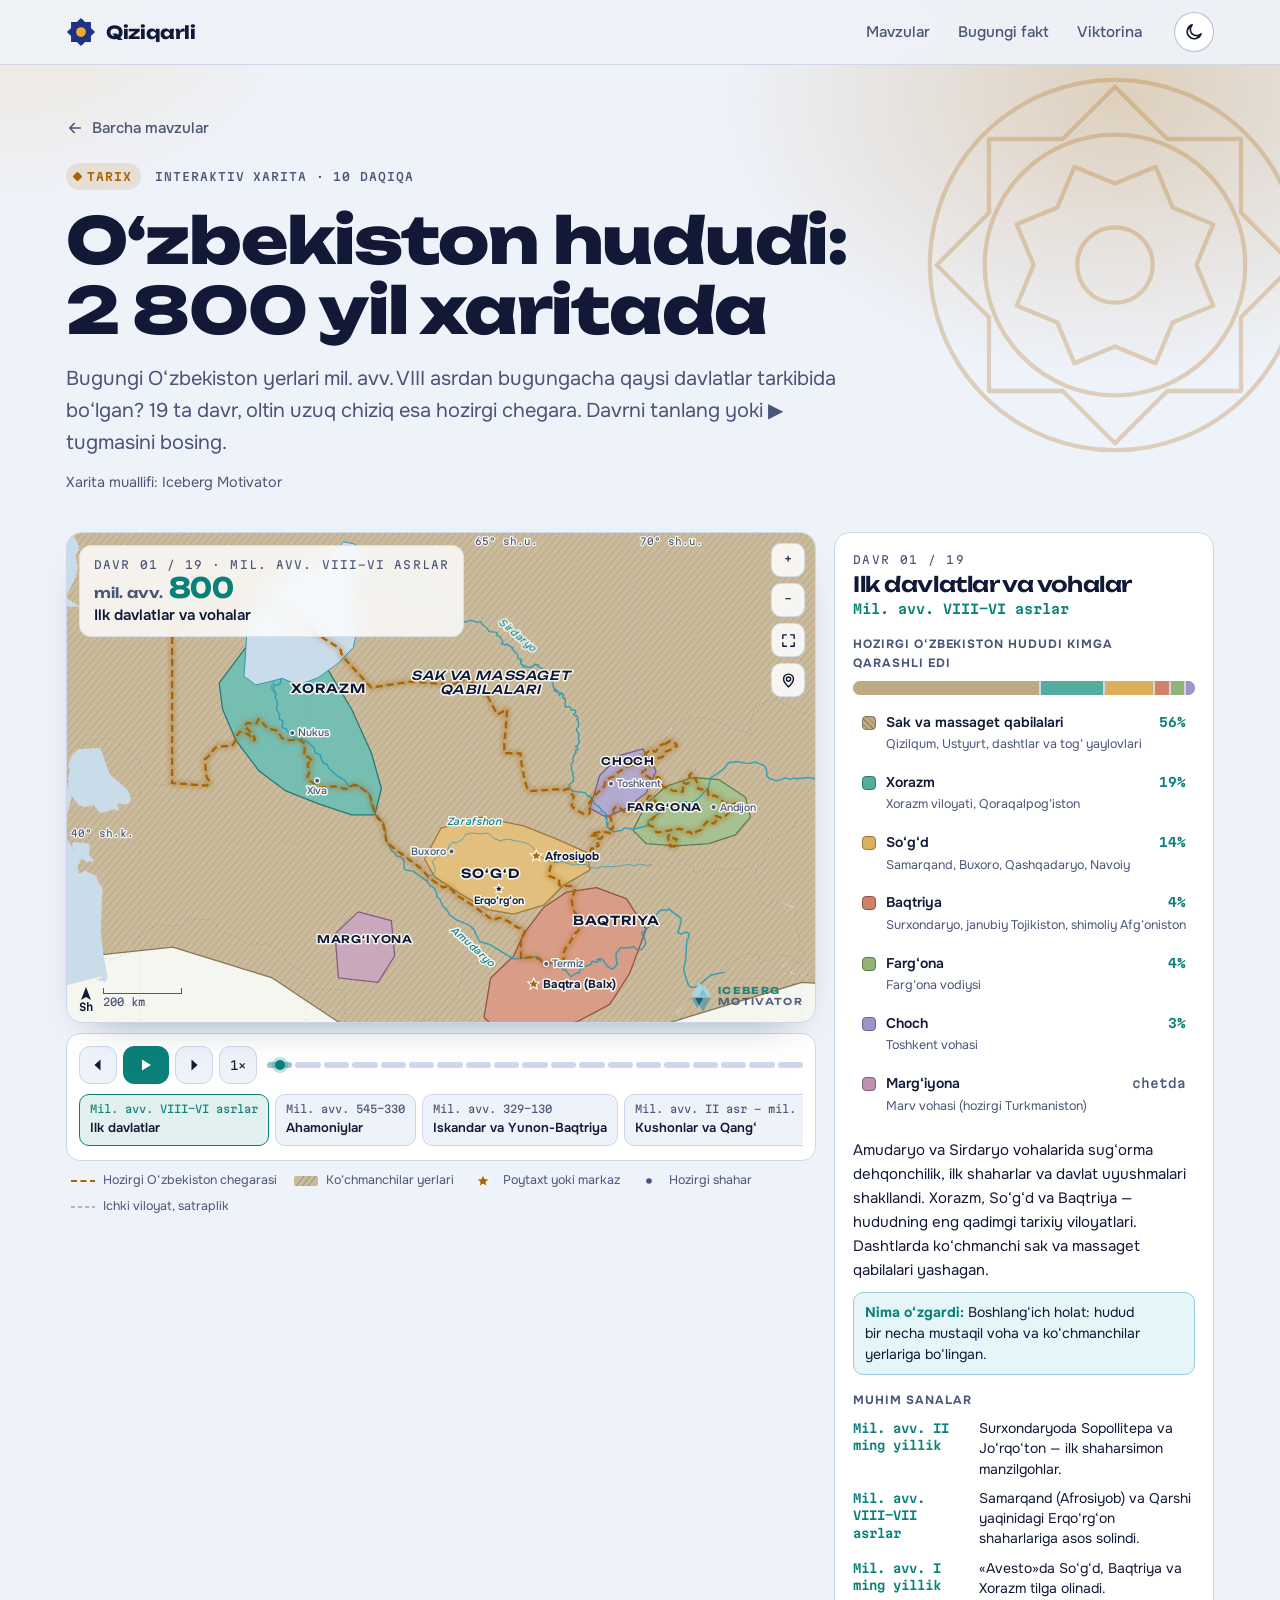
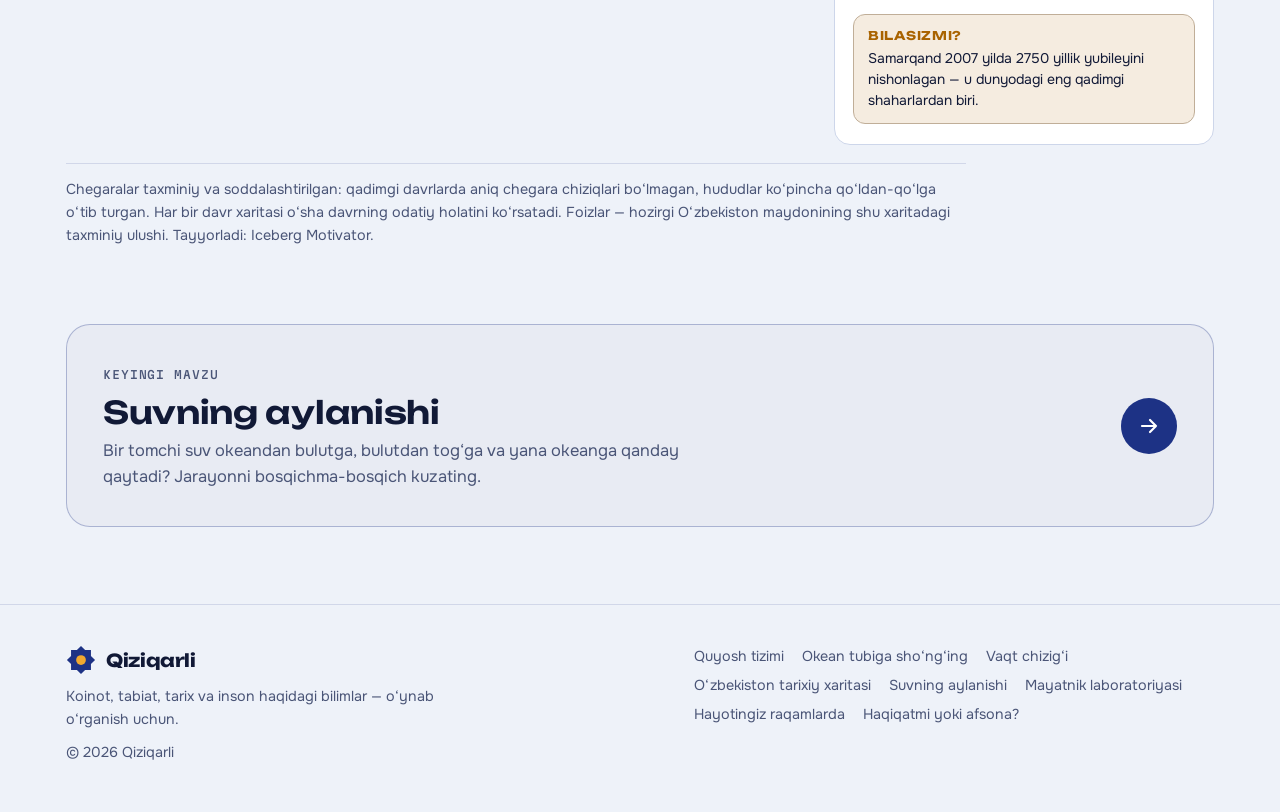
<file: mavzular/ozbekiston-xaritasi.html>
<!doctype html>
<html lang="uz">
<head>
  <meta charset="utf-8">
  <meta name="viewport" content="width=device-width, initial-scale=1, viewport-fit=cover">
  <title>O‘zbekiston tarixiy xaritasi · Qiziqarli</title>
  <meta name="description" content="Bugungi O‘zbekiston hududi mil. avv. VIII asrdan bugungacha qaysi davlatlar tarkibida bo‘lgan: 19 davrlik interaktiv tarixiy atlas.">
  <link rel="icon" href="../assets/img/favicon.svg" type="image/svg+xml">
  <link rel="preconnect" href="https://fonts.googleapis.com">
  <link rel="preconnect" href="https://fonts.gstatic.com" crossorigin>
  <link rel="stylesheet" href="https://fonts.googleapis.com/css2?family=Martian+Mono:wght@400;500;600&family=Onest:wght@400;500;600;700&family=Unbounded:wght@500;600;700;800&display=swap">
  <link rel="stylesheet" href="../assets/css/main.css">
  <script>try{var t=localStorage.getItem("qz-theme");if(t)document.documentElement.setAttribute("data-theme",t)}catch(e){}</script>
  <style>
/* Xarita ranglari: sayt tokenlariga bog'langan, xaritaga xos ranglar alohida */
:root {
  --uzx-water: #c9dcea;
  --uzx-land: #f6f6f0;
  --uzx-border: #7f8ea8;
  --uzx-halo: #f8f8f3;
  --uzx-line: #cdd6ea;
  --uzx-accent2: #2aaec1;
  --uzx-mix: 64%;
}
@media (prefers-color-scheme: dark) {
  :root:not([data-theme="light"]) {
    --uzx-water: #0a1638;
    --uzx-land: #18234f;
    --uzx-border: #5b6b99;
    --uzx-halo: #141e48;
    --uzx-line: #27346c;
    --uzx-accent2: #8fdfeb;
    --uzx-mix: 58%;
  }
}
:root[data-theme="dark"] {
  --uzx-water: #0a1638;
  --uzx-land: #18234f;
  --uzx-border: #5b6b99;
  --uzx-halo: #141e48;
  --uzx-line: #27346c;
  --uzx-accent2: #8fdfeb;
  --uzx-mix: 58%;
}
.uzx {
  --bg: var(--sir);
  --surface: var(--sirt);
  --ink: var(--siyoh);
  --muted: var(--siyoh-2);
  --line: var(--uzx-line);
  --accent: var(--firuza);
  --accent-2: var(--uzx-accent2);
  --gold: var(--zafaron);
  --water: var(--uzx-water);
  --land: var(--uzx-land);
  --border: var(--uzx-border);
  --halo: var(--uzx-halo);
  --mix: var(--uzx-mix);
  --chip: var(--sirt);
  font-size: 15px;
  line-height: 1.55;
}
.uzx button { font: inherit; color: inherit; }
.uzx-wrap { display: grid; gap: 18px; }
.uzx-note { margin: 0; color: var(--siyoh-2); font-size: var(--fs-small); max-width: 90ch; border-top: 1px solid var(--chiziq); padding-top: 14px; }
.topic-hero .credit { color: var(--siyoh-2); font-size: var(--fs-small); margin-top: 12px; }

/* ---------- Xarita (Iceberg Motivator atlasidan) ---------- */
.atlas { display: grid; grid-template-columns: minmax(0, 1fr) 380px; gap: 18px; align-items: start; }
.ustage { display: grid; gap: 10px; position: sticky; top: calc(env(safe-area-inset-top, 0px) + 76px); min-width: 0; }

.mapbox { position: relative; }
.plate {
  position: relative; border-radius: 16px; overflow: hidden; background: var(--water);
  border: 1px solid var(--line); box-shadow: 0 18px 40px -28px rgba(8,40,52,.55);
}
#map { color: var(--ink); display: block; width: 100%; height: auto; user-select: none; -webkit-user-select: none; touch-action: pan-y; cursor: default; }
#map.zoomed { touch-action: none; cursor: grab; }
#map.dragging { cursor: grabbing; }

.water { fill: var(--water); }
.land { fill: var(--land); }
.grat { fill: none; stroke: var(--border); stroke-opacity: .28; stroke-width: .6; stroke-dasharray: 2 4; vector-effect: non-scaling-stroke; }
.st { fill: color-mix(in srgb, var(--c) var(--mix), var(--land)); transition: opacity .25s; }
.hatch { pointer-events: none; }
.edge { fill: none; stroke: color-mix(in srgb, var(--c) 72%, var(--ink)); stroke-width: calc(var(--u, 1) * 1.3); stroke-linejoin: round; }
.sub { fill: none; stroke: var(--ink); stroke-opacity: .55; stroke-width: 1; stroke-dasharray: 4 3; vector-effect: non-scaling-stroke; }
.mborders { fill: none; stroke: var(--ink); stroke-opacity: .16; stroke-width: .8; stroke-dasharray: 1 3; vector-effect: non-scaling-stroke; transition: stroke-opacity .6s; }
#map[data-modern="1"] .mborders { stroke-opacity: .55; stroke-dasharray: none; }
.river { fill: none; stroke: color-mix(in srgb, var(--accent-2) 70%, #1d6fa5); stroke-width: 1.4; vector-effect: non-scaling-stroke; stroke-linecap: round; stroke-linejoin: round; opacity: .9; }
.river.minor { stroke-width: 1; opacity: .7; }
.lake { fill: var(--water); stroke: color-mix(in srgb, var(--accent-2) 60%, #1d6fa5); stroke-width: .9; vector-effect: non-scaling-stroke; transition: opacity .8s; }
.aral-old { fill: none; stroke: color-mix(in srgb, var(--accent-2) 60%, #1d6fa5); stroke-width: 1; stroke-dasharray: 3 3; vector-effect: non-scaling-stroke; opacity: 0; transition: opacity .8s; }
.aral-dry { fill: color-mix(in srgb, #d9c79a 55%, var(--land)); opacity: 0; transition: opacity .8s; }
.aral-now { opacity: 0; }
#map[data-aral="modern"] .aral-full { opacity: 0; }
#map[data-aral="modern"] .aral-old, #map[data-aral="modern"] .aral-dry, #map[data-aral="modern"] .aral-now { opacity: 1; }
.uz-glow { fill: none; stroke: var(--gold); stroke-opacity: .28; stroke-width: 7; vector-effect: non-scaling-stroke; stroke-linejoin: round; filter: url(#soft); }
.uz-line { fill: none; stroke: var(--gold); stroke-width: 2.3; stroke-dasharray: 7 4; vector-effect: non-scaling-stroke; stroke-linejoin: round; animation: march 2.2s linear infinite; }
@keyframes march { to { stroke-dashoffset: -22; } }

/* era groups */
.era, .lbl { opacity: 0; visibility: hidden; transition: opacity .7s ease, visibility 0s linear .7s; }
.era.on, .lbl.on { opacity: 1; visibility: visible; transition: opacity .7s ease; }
.lbl.on { transition: opacity .6s ease .35s; }
.era .edge { stroke-dasharray: 1; stroke-dashoffset: 1; }
.era.on .edge { stroke-dashoffset: 0; transition: stroke-dashoffset 1.6s cubic-bezier(.3,.6,.2,1) .1s; }
.era.has-hl .st:not(.hl) { opacity: .38; }
.st { cursor: pointer; }

/* pins & labels (screen-sized through JS scale) */
.pin text { font-family: var(--f-body); fill: var(--ink); paint-order: stroke; stroke: var(--halo); stroke-width: 3px; stroke-linejoin: round; }
.pin .slabel { font-family: var(--f-display); font-weight: 600; text-transform: uppercase; letter-spacing: .08em; text-anchor: middle; dominant-baseline: middle; }
.pin .slabel.nomadic { font-style: italic; font-weight: 500; letter-spacing: .05em; }
.pin .sublabel { font-weight: 600; text-anchor: middle; dominant-baseline: middle; fill: var(--muted); font-size: 10px; letter-spacing: .02em; }
.pin .cap { font-weight: 700; font-size: 11.5px; }
.pin .capmin { font-weight: 600; font-size: 10.5px; }
.pin .city { font-size: 10.5px; fill: var(--muted); font-weight: 500; }
.pin .city.strong { fill: var(--ink); font-weight: 600; }
.pin .rlabel { font-style: italic; fill: color-mix(in srgb, var(--accent) 80%, #1d6fa5); font-size: 10.5px; letter-spacing: .06em; font-weight: 500; }
.pin .glabel { font-family: var(--f-mono); fill: var(--muted); font-size: 9.5px; stroke-width: 2.5px; }
.star { fill: var(--gold); stroke: var(--halo); stroke-width: 1.2px; }
.star.min { fill: var(--ink); }
.dot { fill: var(--muted); stroke: var(--halo); stroke-width: 1.3px; }
.dot.strong { fill: var(--ink); }
.citypin { transition: opacity .4s; }
.citypin.off { opacity: 0; }
#map[data-cities="0"] .citypin:not(.forced) { display: none; }
#map[data-narrow="1"] .glabel, #map[data-narrow="1"] .sublabel, #map[data-narrow="1"] .capmin, #map[data-narrow="1"] .minorlbl, #map[data-narrow="1"] .city:not(.mob) { display: none; }

/* overlays on the plate */
.badge {
  position: absolute; z-index: 3; left: 12px; top: 12px; max-width: min(64%, 420px);
  background: color-mix(in srgb, var(--surface) 82%, transparent); backdrop-filter: blur(10px); -webkit-backdrop-filter: blur(10px);
  border: 1px solid color-mix(in srgb, var(--line) 70%, transparent); border-radius: 12px; padding: 10px 14px 11px; pointer-events: none;
}
.badge .count { font-family: var(--f-mono); font-size: 11px; letter-spacing: .1em; color: var(--muted); text-transform: uppercase; }
.badge .year { font-family: var(--f-display); font-weight: 700; font-size: 28px; line-height: 1.1; letter-spacing: -.02em; font-variant-numeric: tabular-nums; color: var(--accent); }
.badge .year small { font-size: 14px; font-weight: 600; letter-spacing: 0; margin-right: 6px; color: var(--muted); }
.badge .etitle { font-weight: 600; font-size: 15px; line-height: 1.25; margin-top: 2px; text-wrap: balance; }
.tools { position: absolute; right: 10px; top: 10px; display: flex; flex-direction: column; gap: 6px; }
.tool {
  width: 34px; height: 34px; border-radius: 10px; border: 1px solid color-mix(in srgb, var(--line) 80%, transparent);
  background: color-mix(in srgb, var(--surface) 86%, transparent); backdrop-filter: blur(8px); -webkit-backdrop-filter: blur(8px);
  display: grid; place-items: center; cursor: pointer; padding: 0; font-size: 18px; line-height: 1; font-weight: 600;
}
.tool:hover { border-color: var(--accent); }
.tool[aria-pressed="false"] { opacity: .55; }
.tool svg { width: 17px; height: 17px; stroke: currentColor; fill: none; stroke-width: 2; stroke-linecap: round; stroke-linejoin: round; }
.scalebar { position: absolute; left: 12px; bottom: 10px; display: flex; align-items: center; gap: 10px; pointer-events: none; font-family: var(--f-mono); font-size: 10.5px; color: var(--muted); }
.scalebar .bar { height: 6px; border: 1.5px solid var(--ink); border-top: 0; opacity: .7; }
.scalebar .north { font-weight: 600; color: var(--ink); display: grid; justify-items: center; line-height: 1; gap: 1px; }
.scalebar .north svg { width: 12px; height: 14px; fill: var(--ink); }
.watermark { position: absolute; right: 12px; bottom: 10px; display: flex; align-items: center; gap: 7px; pointer-events: none; opacity: .92; }
.watermark img { height: 30px; width: auto; display: block; }
.watermark span { font-family: var(--f-display); font-weight: 700; font-size: 9.5px; letter-spacing: .14em; line-height: 1.15; color: var(--accent); text-transform: uppercase; }
.watermark span b { display: block; color: var(--muted); font-weight: 600; }
.tip {
  position: absolute; z-index: 5; pointer-events: none; max-width: 240px; background: var(--surface); color: var(--ink);
  border: 1px solid var(--line); border-radius: 10px; padding: 8px 10px; font-size: 13px; line-height: 1.35;
  box-shadow: 0 10px 24px -14px rgba(0,0,0,.5); opacity: 0; transform: translateY(4px); transition: opacity .15s, transform .15s;
}
.tip.show { opacity: 1; transform: none; }
.tip b { display: block; font-size: 13.5px; }
.tip .pct { font-family: var(--f-mono); color: var(--accent); font-size: 12px; }
.tip .nt { color: var(--muted); font-size: 12.5px; }

/* ---------- timeline ---------- */
.rail { display: grid; gap: 10px; background: var(--surface); border: 1px solid var(--line); border-radius: 14px; padding: 12px; }
.rail-top { display: flex; gap: 10px; align-items: center; }
.ctrl { display: flex; gap: 6px; flex: none; }
.ubtn {
  height: 38px; min-width: 38px; border-radius: 11px; border: 1px solid var(--line); background: var(--bg); cursor: pointer;
  display: inline-grid; place-items: center; padding: 0 10px; font-weight: 600; font-size: 13px;
}
.ubtn:hover { border-color: var(--accent); }
.ubtn svg { width: 16px; height: 16px; fill: currentColor; }
.ubtn.play { background: var(--accent); color: var(--surface); border-color: var(--accent); min-width: 46px; }
.ubtn.speed { font-family: var(--f-mono); font-size: 12px; }
.track { flex: 1; min-width: 0; display: flex; gap: 3px; align-items: center; height: 38px; }
.useg { flex: 1; height: 100%; position: relative; cursor: pointer; border: 0; background: none; padding: 0; }
.useg::before { content: ""; position: absolute; left: 0; right: 0; top: 50%; height: 6px; margin-top: -3px; border-radius: 3px; background: var(--line); }
.useg i { position: absolute; left: 0; top: 50%; height: 6px; margin-top: -3px; width: 100%; border-radius: 3px; background: var(--accent); transform-origin: left; transform: scaleX(0); }
.useg.past i { transform: scaleX(1); opacity: .55; }
.useg.cur::before { background: color-mix(in srgb, var(--accent) 25%, var(--line)); }
.useg.cur::after { content: ""; position: absolute; left: 50%; top: 50%; width: 10px; height: 10px; margin: -5px 0 0 -5px; border-radius: 50%; background: var(--accent); box-shadow: 0 0 0 3px color-mix(in srgb, var(--accent) 25%, transparent); }
.chips { display: flex; gap: 6px; overflow-x: auto; scrollbar-width: thin; padding-bottom: 2px; scroll-snap-type: x proximity; }
.chip {
  flex: none; scroll-snap-align: center; border: 1px solid var(--line); background: var(--bg); border-radius: 10px; padding: 6px 10px 7px;
  cursor: pointer; text-align: left; display: grid; gap: 1px; min-width: 112px;
}
.chip .r { font-family: var(--f-mono); font-size: 10.5px; color: var(--muted); white-space: nowrap; }
.chip .n { font-size: 13px; font-weight: 600; white-space: nowrap; }
.chip.cur { border-color: var(--accent); background: color-mix(in srgb, var(--accent) 12%, var(--surface)); }
.chip.cur .r { color: var(--accent); }
.legend { display: flex; flex-wrap: wrap; gap: 6px 16px; font-size: 12.5px; color: var(--muted); padding: 0 4px; }
.legend span { display: inline-flex; align-items: center; gap: 7px; }
.legend svg { width: 26px; height: 12px; flex: none; }

/* ---------- dossier ---------- */
.dossier { background: var(--surface); border: 1px solid var(--line); border-radius: 16px; padding: 18px 18px 20px; display: grid; gap: 16px; min-width: 0; }
.dossier.swap > * { animation: rise .5s ease both; }
.dossier.swap > *:nth-child(2) { animation-delay: .05s; }
.dossier.swap > *:nth-child(3) { animation-delay: .1s; }
.dossier.swap > *:nth-child(4) { animation-delay: .15s; }
.dossier.swap > *:nth-child(5) { animation-delay: .2s; }
@keyframes rise { from { opacity: 0; transform: translateY(8px); } to { opacity: 1; transform: none; } }
.d-head .k { font-family: var(--f-mono); font-size: 11px; letter-spacing: .12em; text-transform: uppercase; color: var(--muted); }
.d-head h2 { margin: 4px 0 2px; font-family: var(--f-display); font-weight: 600; font-size: 21px; line-height: 1.2; text-wrap: balance; }
.d-head .rng { font-family: var(--f-mono); font-size: 13px; color: var(--accent); font-weight: 600; }
.sec-t { margin: 0 0 8px; font-size: 12px; font-weight: 700; letter-spacing: .08em; text-transform: uppercase; color: var(--muted); }
.share-bar { display: flex; height: 14px; border-radius: 7px; overflow: hidden; background: var(--line); gap: 2px; }
.share-bar span { height: 100%; background: color-mix(in srgb, var(--c) 82%, var(--land)); transition: flex-grow .6s ease; min-width: 3px; }
.states { list-style: none; margin: 10px 0 0; padding: 0; display: grid; gap: 4px; }
.states button {
  width: 100%; display: grid; grid-template-columns: 14px minmax(0, 1fr) auto; gap: 4px 10px; align-items: start; text-align: left;
  background: none; border: 1px solid transparent; border-radius: 10px; padding: 7px 8px; cursor: pointer;
}
.states button:hover, .states button.hl { border-color: var(--line); background: var(--bg); }
.states .sw { width: 14px; height: 14px; border-radius: 4px; margin-top: 3px; background: color-mix(in srgb, var(--c) 82%, var(--land)); border: 1px solid color-mix(in srgb, var(--c) 70%, var(--ink)); }
.states .sw.nomadic { background-image: repeating-linear-gradient(45deg, transparent 0 3px, rgba(0,0,0,.22) 3px 4px); }
.states .nm { font-weight: 600; font-size: 14px; line-height: 1.3; }
.states .nt { grid-column: 2 / 4; color: var(--muted); font-size: 12.5px; line-height: 1.35; }
.states .pc { font-family: var(--f-mono); font-size: 12.5px; color: var(--accent); font-weight: 600; white-space: nowrap; font-variant-numeric: tabular-nums; }
.states .pc.zero { color: var(--muted); font-weight: 500; }
.summary { margin: 0; font-size: 15px; line-height: 1.6; }
.change { margin: 10px 0 0; font-size: 14px; line-height: 1.5; padding: 9px 11px; border-radius: 10px; background: color-mix(in srgb, var(--accent-2) 12%, var(--surface)); border: 1px solid color-mix(in srgb, var(--accent-2) 30%, var(--line)); }
.change b { color: var(--accent); }
.events { list-style: none; margin: 0; padding: 0; display: grid; gap: 9px; }
.events li { display: grid; grid-template-columns: 116px minmax(0, 1fr); gap: 10px; font-size: 14px; line-height: 1.45; }
.events .y { font-family: var(--f-mono); font-size: 12px; font-weight: 600; color: var(--accent); padding-top: 2px; font-variant-numeric: tabular-nums; }
.fact { border-radius: 12px; padding: 12px 14px; background: color-mix(in srgb, var(--gold) 12%, var(--surface)); border: 1px solid color-mix(in srgb, var(--gold) 35%, var(--line)); font-size: 14px; line-height: 1.5; }
.fact b { display: block; font-family: var(--f-display); font-size: 12px; letter-spacing: .06em; text-transform: uppercase; color: var(--gold); margin-bottom: 3px; }


/* ---------- responsive ---------- */
@media (max-width: 1060px) {
  .atlas { grid-template-columns: minmax(0, 1fr); }
  .ustage { position: static; }
}
@media (max-width: 640px) {
  .plate { display: flex; flex-direction: column; }
  .badge { position: static; max-width: none; border: 0; border-bottom: 1px solid var(--line); border-radius: 0; background: var(--surface); backdrop-filter: none; -webkit-backdrop-filter: none; padding: 8px 12px 9px; display: grid; grid-template-columns: auto minmax(0, 1fr); column-gap: 12px; align-items: center; }
  .badge .count { grid-column: 1 / 3; }
  .badge .year { font-size: 21px; }
  .badge .year small { font-size: 11px; display: block; margin: 0; }
  .badge .etitle { font-size: 14px; margin: 0; }
  .tools { top: 6px; right: 6px; gap: 4px; flex-direction: row; }
  .tool { width: 27px; height: 27px; font-size: 15px; border-radius: 8px; }
  .tool svg { width: 15px; height: 15px; }
  .watermark { right: 7px; bottom: 6px; }
  .watermark img { height: 26px; }
  .watermark span { display: none; }
  .scalebar { left: 8px; bottom: 6px; }
  .rail { padding: 10px; }
  .rail-top { flex-wrap: wrap; }
  .track { order: 3; flex-basis: 100%; height: 26px; }
  .events li { grid-template-columns: 1fr; gap: 1px; }
  .dossier { padding: 15px 14px 16px; }
}
@media (prefers-reduced-motion: reduce) {
  .uz-line { animation: none; }
  .era, .lbl, .era.on .edge, .dossier.swap > * { transition: none !important; animation: none !important; }
  .era .edge { stroke-dasharray: none; }
}
  </style>
</head>
<body data-root="../" data-topic="ozbekiston-xaritasi">
  <a class="skip-link" href="#asosiy">Asosiy qismga o‘tish</a>

  <header class="topbar">
    <div class="wrap topbar__in">
      <a class="brand" href="../index.html">
        <svg class="brand__mark" viewBox="0 0 32 32" aria-hidden="true"><path class="s" d="M31 16 26.61 20.39 26.61 26.61 20.39 26.61 16 31 11.61 26.61 5.39 26.61 5.39 20.39 1 16 5.39 11.61 5.39 5.39 11.61 5.39 16 1 20.39 5.39 26.61 5.39 26.61 11.61Z"/><circle class="c" cx="16" cy="16" r="5.2"/></svg>
        Qiziqarli
      </a>
      <nav class="nav" aria-label="Asosiy menyu">
        <a href="../index.html#mavzular">Mavzular</a>
        <a class="nav__extra" href="../index.html#fakt">Bugungi fakt</a>
        <a href="viktorina.html">Viktorina</a>
      </nav>
      <button class="theme-btn" type="button" data-theme-toggle aria-label="Tungi rejimga o‘tish">
        <svg class="i-moon" viewBox="0 0 24 24" fill="none" stroke="currentColor" stroke-width="2" stroke-linecap="round" stroke-linejoin="round" aria-hidden="true"><path d="M20.5 14.2A8.5 8.5 0 1 1 9.8 3.5a6.8 6.8 0 0 0 10.7 10.7z"/></svg>
        <svg class="i-sun" viewBox="0 0 24 24" fill="none" stroke="currentColor" stroke-width="2" stroke-linecap="round" aria-hidden="true"><circle cx="12" cy="12" r="4.2"/><path d="M12 2.5v2.2M12 19.3v2.2M2.5 12h2.2M19.3 12h2.2M5.3 5.3l1.6 1.6M17.1 17.1l1.6 1.6M5.3 18.7l1.6-1.6M17.1 6.9l1.6-1.6"/></svg>
      </button>
    </div>
  </header>

  <main id="asosiy">
    <section class="wrap topic-hero">
      <a class="back-link" href="../index.html#mavzular">
        <svg viewBox="0 0 24 24" fill="none" stroke="currentColor" stroke-width="2.2" stroke-linecap="round" stroke-linejoin="round" aria-hidden="true"><path d="M19 12H5M11 6l-6 6 6 6"/></svg>
        Barcha mavzular
      </a>
      <div class="topic-meta">
        <span class="tag" data-cat="tarix">Tarix</span>
        <span class="label">Interaktiv xarita · 10 daqiqa</span>
      </div>
      <h1>O‘zbekiston hududi: 2 800 yil xaritada</h1>
      <p class="lead">Bugungi O‘zbekiston yerlari mil. avv. VIII asrdan bugungacha qaysi davlatlar tarkibida bo‘lgan? 19 ta davr, oltin uzuq chiziq esa hozirgi chegara. Davrni tanlang yoki ▶ tugmasini bosing.</p>
      <p class="credit">Xarita muallifi: Iceberg Motivator</p>
    </section>

    <section class="wrap uzx-wrap" aria-label="Interaktiv xarita">
  <div class="atlas uzx">
    <section class="ustage" aria-label="Xarita va vaqt chizig‘i">
      <div class="plate" id="plate">
        <div class="badge" aria-live="polite">
          <div class="count" id="bCount">Davr 01 / 19</div>
          <div class="year" id="bYear">mil. avv. 800</div>
          <div class="etitle" id="bTitle"></div>
        </div>
        <div class="mapbox" id="mapbox">
        <svg id="map" role="img" aria-label="O‘zbekiston hududining tarixiy xaritasi"></svg>
        <div class="tools">
          <button class="tool" id="zIn" aria-label="Yaqinlashtirish" title="Yaqinlashtirish">+</button>
          <button class="tool" id="zOut" aria-label="Uzoqlashtirish" title="Uzoqlashtirish">−</button>
          <button class="tool" id="zReset" aria-label="Butun xarita" title="Butun xarita"><svg viewBox="0 0 24 24"><path d="M4 9V4h5M20 9V4h-5M4 15v5h5M20 15v5h-5"/></svg></button>
          <button class="tool" id="tCities" aria-pressed="true" aria-label="Hozirgi shaharlar" title="Hozirgi shaharlar"><svg viewBox="0 0 24 24"><circle cx="12" cy="10" r="3"/><path d="M12 21s-7-6.2-7-11a7 7 0 0 1 14 0c0 4.8-7 11-7 11z"/></svg></button>
        </div>
        <div class="scalebar"><div class="north"><svg viewBox="0 0 12 14"><path d="M6 0l5 13-5-3-5 3z"/></svg>Sh</div><div><div class="bar" id="sBar"></div><span id="sTxt">200 km</span></div></div>
        <div class="watermark"><img alt="" src="[data-uri]"><span>Iceberg<b>Motivator</b></span></div>
        <div class="tip" id="tip"></div>
        </div>
      </div>

      <div class="rail">
        <div class="rail-top">
          <div class="ctrl">
            <button class="ubtn" id="prev" aria-label="Oldingi davr"><svg viewBox="0 0 16 16"><path d="M10.5 2.5L4.5 8l6 5.5z"/></svg></button>
            <button class="ubtn play" id="play" aria-label="Animatsiyani boshlash"><svg viewBox="0 0 16 16" id="playIco"><path d="M4 2.5v11l9-5.5z"/></svg></button>
            <button class="ubtn" id="next" aria-label="Keyingi davr"><svg viewBox="0 0 16 16"><path d="M5.5 2.5l6 5.5-6 5.5z"/></svg></button>
            <button class="ubtn speed" id="speed" aria-label="Tezlik">1×</button>
          </div>
          <div class="track" id="track" role="group" aria-label="Davrlar"></div>
        </div>
        <div class="chips" id="chips"></div>
      </div>

      <div class="legend" aria-label="Shartli belgilar">
        <span><svg viewBox="0 0 26 12"><path d="M1 6h24" style="stroke:var(--gold);stroke-width:2.2;stroke-dasharray:6 3.5;fill:none"/></svg>Hozirgi O‘zbekiston chegarasi</span>
        <span><svg viewBox="0 0 26 12"><rect x="1" y="1" width="24" height="10" rx="2" style="fill:color-mix(in srgb, #b39a6b 64%, var(--land))"/><path d="M3 11l8-10M9 11l8-10M15 11l8-10" style="stroke:var(--ink);stroke-opacity:.3;fill:none"/></svg>Ko‘chmanchilar yerlari</span>
        <span><svg viewBox="0 0 26 12"><path d="M13 .8l1.5 3.4 3.7.3-2.8 2.4.9 3.6L13 8.6 9.7 10.5l.9-3.6L7.8 4.5l3.7-.3z" style="fill:var(--gold)"/></svg>Poytaxt yoki markaz</span>
        <span><svg viewBox="0 0 26 12"><circle cx="13" cy="6" r="2.8" style="fill:var(--muted)"/></svg>Hozirgi shahar</span>
        <span><svg viewBox="0 0 26 12"><path d="M1 6h24" style="stroke:var(--ink);stroke-opacity:.55;stroke-dasharray:4 3;fill:none"/></svg>Ichki viloyat, satraplik</span>
      </div>
    </section>

    <aside class="dossier" id="dossier" aria-live="polite"></aside>
  </div>
      <p class="uzx-note">Chegaralar taxminiy va soddalashtirilgan: qadimgi davrlarda aniq chegara chiziqlari bo‘lmagan, hududlar ko‘pincha qo‘ldan-qo‘lga o‘tib turgan. Har bir davr xaritasi o‘sha davrning odatiy holatini ko‘rsatadi. Foizlar — hozirgi O‘zbekiston maydonining shu xaritadagi taxminiy ulushi. Tayyorladi: Iceberg Motivator.</p>
    </section>


    <section class="wrap next-topic" aria-label="Keyingi mavzu">
      <div data-next-topic></div>
    </section>
  </main>

  <footer class="footer">
    <div class="wrap footer__in">
      <div class="footer__about">
        <a class="brand" href="../index.html">
          <svg class="brand__mark" viewBox="0 0 32 32" aria-hidden="true"><path class="s" d="M31 16 26.61 20.39 26.61 26.61 20.39 26.61 16 31 11.61 26.61 5.39 26.61 5.39 20.39 1 16 5.39 11.61 5.39 5.39 11.61 5.39 16 1 20.39 5.39 26.61 5.39 26.61 11.61Z"/><circle class="c" cx="16" cy="16" r="5.2"/></svg>
          Qiziqarli
        </a>
        <p>Koinot, tabiat, tarix va inson haqidagi bilimlar — o‘ynab o‘rganish uchun.</p>
        <p>© <span data-joriy-yil>2026</span> Qiziqarli</p>
      </div>
      <ul class="footer__links" data-footer-links></ul>
    </div>
  </footer>

  <script src="../assets/js/data.js"></script>
  <script src="../assets/js/common.js"></script>
  <script>
const D = {"eras":[{"id":"qadim","short":"Ilk davlatlar","range":"Mil. avv. VIII–VI asrlar","y0":-800,"y1":-550,"title":"Ilk davlatlar va vohalar","summary":"Amudaryo va Sirdaryo vohalarida sug‘orma dehqonchilik, ilk shaharlar va davlat uyushmalari shakllandi. Xorazm, So‘g‘d va Baqtriya — hududning eng qadimgi tarixiy viloyatlari. Dashtlarda ko‘chmanchi sak va massaget qabilalari yashagan.","change":"Boshlang‘ich holat: hudud bir necha mustaqil voha va ko‘chmanchilar yerlariga bo‘lingan.","states":[{"id":"nomad","name":"Sak va massaget qabilalari","color":"#b39a6b","ckey":"nomad","rings":[[[45,53],[86,53],[86,36.3],[75,36.8],[71.5,36.0],[69,35.4],[64,35.4],[61,35.9],[59,36.9],[56,37.6],[53.5,37.4],[45,37.0]]],"label":[65.6,43.6],"note":"Qizilqum, Ustyurt, dashtlar va tog‘ yaylovlari","size":"l","nomad":true,"share":56.036555078126035},{"id":"marg","name":"Marg‘iyona","color":"#b07aa1","ckey":"marg","rings":[[[61.0,36.9],[60.9,37.9],[61.6,38.4],[62.6,38.2],[62.7,37.4],[62.2,36.8]]],"label":[61.8,37.75],"note":"Marv vohasi (hozirgi Turkmaniston)","size":"m","nomad":false,"share":0.0},{"id":"baqtriya","name":"Baqtriya","color":"#c8694a","ckey":"baqtriya","rings":[[[65.4,36.0],[65.6,36.9],[66.3,37.4],[66.6,37.9],[67.2,38.5],[67.9,38.85],[68.8,38.95],[69.7,38.7],[70.3,38.0],[69.8,37.0],[69.2,36.3],[68.2,35.9],[67.0,35.7],[66.0,35.6]]],"label":[69.4,38.2],"note":"Surxondaryo, janubiy Tojikiston, shimoliy Afg‘oniston","size":"l","nomad":false,"share":4.012274031340174},{"id":"sogd","name":"So‘g‘d","color":"#d6a03c","ckey":"sogd","rings":[[[63.6,39.6],[64.1,40.3],[65.3,40.55],[66.6,40.35],[67.6,40.05],[68.5,39.75],[68.6,39.35],[67.8,39.0],[67.2,38.55],[66.3,38.35],[65.5,38.45],[64.6,38.85],[63.9,39.2]]],"label":[65.6,39.25],"note":"Samarqand, Buxoro, Qashqadaryo, Navoiy","size":"l","nomad":false,"share":14.460877514262203},{"id":"xorazm","name":"Xorazm","color":"#2f9e8f","ckey":"xorazm","rings":[[[57.4,43.6],[58.3,44.5],[59.6,44.6],[60.6,44.0],[61.4,43.0],[62.0,42.0],[62.3,41.2],[62.1,40.6],[61.4,40.6],[60.4,40.85],[59.4,41.15],[58.6,41.6],[57.9,42.3],[57.5,43.0]]],"label":[60.7,43.45],"note":"Xorazm viloyati, Qoraqalpog‘iston","size":"l","nomad":false,"share":18.76588500072515},{"id":"fargona","name":"Farg‘ona","color":"#7ba45a","ckey":"fargona","rings":[[[69.9,40.25],[70.3,40.85],[70.9,41.25],[71.7,41.45],[72.5,41.4],[73.3,41.0],[73.45,40.55],[73.0,40.15],[72.2,39.95],[71.2,39.9],[70.3,39.95]]],"label":[70.85,40.75],"note":"Farg‘ona vodiysi","size":"m","nomad":false,"share":3.9964382334039037},{"id":"choch","name":"Choch","color":"#8e7fc0","ckey":"choch","rings":[[[68.6,40.75],[68.9,41.5],[69.5,41.95],[70.2,42.1],[70.6,41.6],[70.3,41.1],[69.7,40.75],[69.1,40.55]]],"label":[69.75,41.8],"note":"Toshkent vohasi","size":"m","nomad":false,"share":2.727957745274814}],"subs":[],"caps":[{"name":"Afrosiyob","lon":66.98,"lat":39.67,"main":true,"side":null},{"name":"Erqo‘rg‘on","lon":65.85,"lat":38.92,"main":false,"side":null},{"name":"Baqtra (Balx)","lon":66.9,"lat":36.76,"main":true,"side":null}],"events":[["Mil. avv. II ming yillik","Surxondaryoda Sopollitepa va Jo‘rqo‘ton — ilk shaharsimon manzilgohlar."],["Mil. avv. VIII–VII asrlar","Samarqand (Afrosiyob) va Qarshi yaqinidagi Erqo‘rg‘on shaharlariga asos solindi."],["Mil. avv. I ming yillik","«Avesto»da So‘g‘d, Baqtriya va Xorazm tilga olinadi."]],"fact":"Samarqand 2007 yilda 2750 yillik yubileyini nishonlagan — u dunyodagi eng qadimgi shaharlardan biri.","cities":"default","modernAral":false},{"id":"ahamoniy","short":"Ahamoniylar","range":"Mil. avv. 545–330","y0":-545,"y1":-330,"title":"Ahamoniylar saltanati","summary":"Eron shohi Kir II Baqtriya va So‘g‘dni bosib olib, hududni ulkan Ahamoniylar saltanatiga qo‘shdi. Xorazm, So‘g‘d va Baqtriya satrapliklarga aylantirilib, soliq va askar berib turgan. Farg‘ona vodiysi va dashtlar saklar qo‘lida qolgan.","change":"Ilk bor hududning katta qismi bitta saltanatga birlashtirildi.","states":[{"id":"saklar","name":"Sak va massaget qabilalari","color":"#b39a6b","ckey":"nomad","rings":[[[45,29],[86,29],[86,53],[45,53]]],"label":[64.4,43.6],"note":"Qizilqum, Ustyurt, dashtlar","size":"l","nomad":true,"share":47.1301147197166},{"id":"ahamoniy","name":"Ahamoniylar saltanati","color":"#b4533c","ckey":"ahamoniy","rings":[[[45,29],[45,40.2],[54.5,40.6],[57.0,41.4],[57.3,43.4],[58.3,44.5],[59.6,44.6],[60.6,44.0],[61.4,43.0],[62.0,42.0],[62.5,41.2],[63.8,40.9],[65.3,40.8],[66.6,40.6],[67.8,40.45],[68.8,40.3],[69.4,40.1],[70.0,39.8],[71.5,39.3],[73.0,38.6],[75.0,37.5],[76.0,35.5],[86,29]]],"label":[60.2,38.9],"note":"Xorazm, So‘g‘d va Baqtriya — hozirgi O‘zbekistonning markazi, janubi va g‘arbi","size":"xl","nomad":false,"share":48.87350952785359},{"id":"fargona","name":"Farg‘ona (saklar)","color":"#7ba45a","ckey":"fargona","rings":[[[69.9,40.25],[70.3,40.85],[70.9,41.25],[71.7,41.45],[72.5,41.4],[73.3,41.0],[73.45,40.55],[73.0,40.15],[72.2,39.95],[71.2,39.9],[70.3,39.95]]],"label":[70.85,40.75],"note":"Farg‘ona vodiysi","size":"m","nomad":false,"share":3.9964382334039037}],"subs":[{"name":"Xorazm","label":[60.9,42.6],"size":"s","rings":[[[57.4,43.6],[58.3,44.5],[59.6,44.6],[60.6,44.0],[61.4,43.0],[62.0,42.0],[62.3,41.2],[62.1,40.6],[61.4,40.6],[60.4,40.85],[59.4,41.15],[58.6,41.6],[57.9,42.3],[57.5,43.0]]]},{"name":"So‘g‘d","label":[65.6,39.25],"size":"s","rings":[[[63.6,39.6],[64.1,40.3],[65.3,40.55],[66.6,40.35],[67.6,40.05],[68.5,39.75],[68.6,39.35],[67.8,39.0],[67.2,38.55],[66.3,38.35],[65.5,38.45],[64.6,38.85],[63.9,39.2]]]},{"name":"Baqtriya","label":[69.4,38.2],"size":"s","rings":[[[65.4,36.0],[65.6,36.9],[66.3,37.4],[66.6,37.9],[67.2,38.5],[67.9,38.85],[68.8,38.95],[69.7,38.7],[70.3,38.0],[69.8,37.0],[69.2,36.3],[68.2,35.9],[67.0,35.7],[66.0,35.6]]]},{"name":"Parfiya","label":[57.6,37.3],"size":"s","rings":[[[54,36.6],[54.4,38.4],[56.5,39.0],[58.7,38.6],[60.3,37.8],[60.8,36.5],[59,35.8],[56,35.9]]]},{"name":"Marg‘iyona","label":[61.8,37.75],"size":"s","rings":[[[61.0,36.9],[60.9,37.9],[61.6,38.4],[62.6,38.2],[62.7,37.4],[62.2,36.8]]]}],"caps":[{"name":"Marakanda (Samarqand)","lon":66.98,"lat":39.67,"main":true,"side":null},{"name":"Baqtra (Balx)","lon":66.9,"lat":36.76,"main":false,"side":null},{"name":"Kiropol","lon":69.0,"lat":39.9,"main":false,"side":null}],"events":[["Mil. avv. 545–539","Kir II Baqtriya va So‘g‘dni egalladi; Sirdaryo yaqinida Kiropol qal’asi qurildi."],["Mil. avv. 530","Gerodot yozishicha, massagetlar malikasi To‘maris Kir qo‘shinini tor-mor etgan."],["Mil. avv. 520-yillar","Behistun yozuvida Xorazm, So‘g‘d va Baqtriya saltanat viloyatlari sifatida qayd etilgan."],["Mil. avv. 519","Doro I saklarga yurish qildi — cho‘pon Shiroq haqidagi rivoyat shu voqeaga bog‘lanadi."]],"fact":"Doro I ning Suza saroyi yozuvida lojuvard So‘g‘ddan, feruza esa Xorazmdan keltirilgani aytilgan.","cities":"default","modernAral":false},{"id":"iskandar","short":"Iskandar va Yunon-Baqtriya","range":"Mil. avv. 329–130","y0":-329,"y1":-130,"title":"Iskandar va Yunon-Baqtriya","summary":"Makedoniyalik Iskandar Ahamoniylarni yengib, Baqtriya va So‘g‘dga bostirib kirdi va bu yerda eng qattiq qarshilikka duch keldi. Undan keyin hudud Salavkiylar, so‘ngra mustaqil Yunon-Baqtriya podsholigi tarkibida bo‘ldi. Xorazm va Farg‘ona (Davan) mustaqil qolgan.","change":"Janubiy va markaziy qism yunon sulolalari qo‘liga o‘tdi; Xorazm mustaqil bo‘ldi.","states":[{"id":"kochmanchi","name":"Ko‘chmanchilar (saklar, qang‘lar)","color":"#b39a6b","ckey":"nomad","rings":[[[45,29],[86,29],[86,53],[45,53]]],"label":[65.6,43.6],"note":"Choch, Qizilqum va dashtlar","size":"l","nomad":true,"share":55.877670685582736},{"id":"parfiya","name":"Parfiya","color":"#c98b5c","ckey":"iran","rings":[[[45,29],[45,39.2],[54,39.4],[56.5,39.2],[58.7,38.6],[60.4,37.6],[60.8,36.3],[61.0,29]]],"label":[57.2,37.6],"note":"Hozirgi Turkmaniston janubi va Eron","size":"l","nomad":false,"share":0.0},{"id":"yunon","name":"Yunon-Baqtriya podsholigi","color":"#4a79b6","ckey":"greek","rings":[[[61.0,29],[60.9,36.5],[60.8,37.4],[61.0,38.3],[62.6,38.8],[63.6,39.4],[64.0,40.2],[65.3,40.6],[66.6,40.45],[67.8,40.25],[68.7,40.1],[69.5,39.8],[70.5,39.4],[72.0,38.9],[73.5,38.0],[75.0,36.6],[76,29]]],"label":[66.2,38.2],"note":"Samarqand, Buxoro, Qashqadaryo, Surxondaryo","size":"xl","nomad":false,"share":21.3600292645745},{"id":"xorazm","name":"Xorazm","color":"#2f9e8f","ckey":"xorazm","rings":[[[57.4,43.6],[58.3,44.5],[59.6,44.6],[60.6,44.0],[61.4,43.0],[62.0,42.0],[62.3,41.2],[62.1,40.6],[61.4,40.6],[60.4,40.85],[59.4,41.15],[58.6,41.6],[57.9,42.3],[57.5,43.0]]],"label":[60.7,43.45],"note":"Xorazm viloyati, Qoraqalpog‘iston","size":"l","nomad":false,"share":18.76588500072515},{"id":"davan","name":"Davan (Farg‘ona)","color":"#7ba45a","ckey":"fargona","rings":[[[69.9,40.25],[70.3,40.85],[70.9,41.25],[71.7,41.45],[72.5,41.4],[73.3,41.0],[73.45,40.55],[73.0,40.15],[72.2,39.95],[71.2,39.9],[70.3,39.95]]],"label":[70.85,40.75],"note":"Farg‘ona vodiysi","size":"m","nomad":false,"share":3.9964382334039037}],"subs":[],"caps":[{"name":"Marakanda","lon":66.98,"lat":39.67,"main":true,"side":null},{"name":"Baqtra (Balx)","lon":66.9,"lat":36.76,"main":true,"side":null},{"name":"Aleksandriya Esxata (Xo‘jand)","lon":69.62,"lat":40.28,"main":false,"side":null}],"events":[["Mil. avv. 329","Iskandar Marakandani egalladi, Sirdaryo bo‘yida Aleksandriya Esxata (Xo‘jand)ga asos soldi."],["Mil. avv. 329–328","Spitamen boshchiligida so‘g‘dlar va ko‘chmanchilarning qo‘zg‘oloni."],["Mil. avv. 250-yillar","Diodot Salavkiylardan ajralib, Yunon-Baqtriya podsholigini tuzdi."],["Mil. avv. 145–130","Shimoldan kelgan yuechji va sak qabilalari podsholikka barham berdi."]],"fact":"Iskandar baqtriyalik zodagon Oksiartning qizi Roksanaga uylangan.","cities":"default","modernAral":false},{"id":"kushon","short":"Kushonlar va Qang‘","range":"Mil. avv. II asr – mil. IV asr","y0":-130,"y1":375,"title":"Kushonlar va Qang‘ davlati","summary":"Janubda Kushon podsholigi — o‘z davrining to‘rt buyuk saltanatidan biri — tashkil topdi. Choch, So‘g‘d va Xorazmni o‘z ichiga olgan Qang‘ davlati markaziy va shimoliy yerlarni boshqargan. Farg‘onadagi Davan davlati «samoviy otlari» bilan mashhur bo‘lgan.","change":"Hudud uchga bo‘lindi: janubi Kushonlarga, markazi va shimoli Qang‘ga, Farg‘ona Davanga qarashli.","states":[{"id":"kochmanchi","name":"Ko‘chmanchilar (usunlar va b.)","color":"#b39a6b","ckey":"nomad","rings":[[[45,29],[86,29],[86,53],[45,53]]],"label":[74.0,44.6],"note":"Dashtlar","size":"m","nomad":true,"share":10.483346974815081},{"id":"parfiya","name":"Parfiya","color":"#c98b5c","ckey":"iran","rings":[[[45,29],[45,39.6],[54,39.8],[56.8,39.2],[59.0,38.6],[61.0,38.5],[62.6,38.7],[63.4,38.0],[63.6,35.8],[63.6,29]]],"label":[57.6,37.7],"note":"Hozirgi Turkmaniston va Eron","size":"l","nomad":false,"share":0.0},{"id":"qang","name":"Qang‘ davlati","color":"#5c94c4","ckey":"qang","rings":[[[56.8,45.0],[59.5,46.6],[63,46.8],[66.5,45.8],[68.8,44.6],[70.8,43.5],[71.6,42.4],[70.7,41.6],[70.4,41.0],[69.4,40.4],[68.7,39.9],[68.4,39.1],[67.4,38.35],[66.2,38.15],[65.0,38.4],[64.0,39.0],[63.2,39.7],[62.4,40.5],[61.3,40.7],[60.1,40.9],[58.9,41.3],[58.0,42.1],[57.2,43.3]]],"label":[64.6,42.3],"note":"Toshkent, Samarqand, Buxoro, Navoiy, Xorazm, Qoraqalpog‘iston","size":"xl","nomad":false,"share":81.48630124217222},{"id":"kushon","name":"Kushon podsholigi","color":"#a5647f","ckey":"kushon","rings":[[[63.6,29],[63.6,35.8],[64.6,36.8],[65.5,37.6],[66.4,38.1],[67.3,38.5],[68.3,38.85],[69.6,38.95],[71.0,38.8],[73.0,38.2],[74.8,37.4],[75.8,35.5],[76.5,29]]],"label":[71.0,37.1],"note":"Surxondaryo, janubiy Qashqadaryo","size":"xl","nomad":false,"share":4.034791423318575},{"id":"davan","name":"Davan (Farg‘ona)","color":"#7ba45a","ckey":"fargona","rings":[[[69.9,40.25],[70.3,40.85],[70.9,41.25],[71.7,41.45],[72.5,41.4],[73.3,41.0],[73.45,40.55],[73.0,40.15],[72.2,39.95],[71.2,39.9],[70.3,39.95]]],"label":[70.85,40.75],"note":"Farg‘ona vodiysi","size":"m","nomad":false,"share":3.9964382334039037}],"subs":[],"caps":[{"name":"Dalvarzintepa","lon":67.85,"lat":38.0,"main":true,"side":null},{"name":"Termiz (Qoratepa)","lon":67.2,"lat":37.27,"main":false,"side":null}],"events":[["Mil. avv. 104–101","Xitoy (Xan sulolasi) Davan «samoviy otlari» uchun urush olib bordi."],["Mil. avv. II asr","Buyuk ipak yo‘li shakllandi — so‘g‘d savdogarlari Xitoygacha borgan."],["Mil. I asr","Kujula Kadfiz yuechji qabilalarini birlashtirib, Kushon podsholigiga asos soldi."],["Mil. II asr","Kanishka davrida podsholik cho‘qqiga chiqdi; Termizda buddaviylik markazlari gullab-yashnadi."]],"fact":"Termiz yaqinidagi Fayoztepadan topilgan «Budda va rohiblar» haykali Toshkentdagi O‘zbekiston tarixi davlat muzeyida saqlanadi.","cities":"default","modernAral":false},{"id":"eftaliy","short":"Eftaliylar","range":"V asr – 560-yillar","y0":440,"y1":565,"title":"Eftaliylar davlati","summary":"IV–V asrlarda shimoldan kelgan xioniylar, kidariylar va eftaliylar hududda yangi davlatlar tuzdi. Eftaliylar So‘g‘d, Toxariston, Choch va Farg‘onani birlashtirib, hatto Sosoniylar Eronini o‘lpon to‘lashga majbur qildi. Xorazmda mahalliy Afrig‘iylar sulolasi hukm surgan.","change":"Hududning deyarli hammasi Eftaliylar qo‘l ostida birlashdi.","states":[{"id":"kochmanchi","name":"Ko‘chmanchi qabilalar","color":"#b39a6b","ckey":"nomad","rings":[[[45,29],[86,29],[86,53],[45,53]]],"label":[64.0,45.4],"note":"Dashtlar","size":"m","nomad":true,"share":40.691917190000375},{"id":"sosoniy","name":"Sosoniylar (Eron)","color":"#c98b5c","ckey":"iran","rings":[[[45,29],[45,38.0],[54.2,38.2],[56.5,38.8],[58.8,39.0],[60.8,39.3],[62.4,40.0],[63.4,39.6],[63.5,38.6],[63.0,37.0],[62.5,35.5],[62.0,29]]],"label":[57.4,37.9],"note":"Marv vohasi, Eron","size":"l","nomad":false,"share":0.17210404592664785},{"id":"eftaliy","name":"Eftaliylar davlati","color":"#8670c0","ckey":"eftaliy","rings":[[[62.0,29],[62.5,35.5],[63.0,37.0],[63.5,38.6],[63.4,39.6],[63.5,40.4],[64.6,41.3],[66.2,42.4],[68.2,43.3],[70.6,43.0],[72.6,42.6],[74.8,42.3],[77,41.6],[86,40.8],[86,29]]],"label":[67.0,40.6],"note":"Toshkent, Farg‘ona vodiysi, Samarqand, Buxoro, Qashqadaryo, Surxondaryo","size":"xl","nomad":false,"share":40.37032120332268},{"id":"xorazm","name":"Xorazm (Afrig‘iylar)","color":"#2f9e8f","ckey":"xorazm","rings":[[[57.4,43.6],[58.3,44.5],[59.6,44.6],[60.6,44.0],[61.4,43.0],[62.0,42.0],[62.3,41.2],[62.1,40.6],[61.4,40.6],[60.4,40.85],[59.4,41.15],[58.6,41.6],[57.9,42.3],[57.5,43.0]]],"label":[60.7,43.45],"note":"Xorazm viloyati, Qoraqalpog‘iston","size":"l","nomad":false,"share":18.76588500072515}],"subs":[],"caps":[{"name":"Kat","lon":60.75,"lat":41.69,"main":true,"side":null}],"events":[["305","Beruniy ma’lumotiga ko‘ra, Xorazmda Afrig‘iylar sulolasi hokimiyatga keldi."],["V asr o‘rtalari","Eftaliylar O‘rta Osiyoda yirik davlat tuzdi."],["484","Eftaliylar Sosoniy shoh Perozni yengdi; Eron ularga o‘lpon to‘lay boshladi."],["563–567","Turk xoqonligi va Sosoniylar ittifoqi Eftaliylarni tor-mor etdi."]],"fact":"Vizantiya tarixchilari eftaliylarni «oq xunlar» deb atagan.","cities":"default","modernAral":false},{"id":"turk","short":"Turk xoqonligi","range":"560-yillar – 705","y0":565,"y1":705,"title":"Turk xoqonligi","summary":"Eftaliylar yengilgach, hudud Turk xoqonligi, 603 yildan esa G‘arbiy Turk xoqonligi tarkibiga kirdi. So‘g‘d shahar-davlatlari — Samarqand, Buxoro, Panjakent — mahalliy hukmdorlar (ixshid, xudot) qo‘lida qolib, xoqonga tobe bo‘lgan. Bu Buyuk ipak yo‘li savdosining gullagan davri edi.","change":"Butun hudud turk xoqonligiga o‘tdi; So‘g‘d shaharlari ichki mustaqilligini saqladi.","states":[{"id":"turk","name":"Turk xoqonligi","color":"#4a8fbf","ckey":"turk","rings":[[[45,29],[86,29],[86,53],[45,53]]],"label":[64.6,43.3],"note":"Hozirgi O‘zbekistonning deyarli butun hududi","size":"xl","nomad":false,"share":81.06220138948478},{"id":"sosoniy","name":"Sosoniylar (Eron)","color":"#c98b5c","ckey":"iran","rings":[[[45,29],[45,38.0],[54.2,38.2],[56.5,38.8],[58.8,39.0],[60.8,39.3],[62.4,40.0],[63.4,39.6],[63.5,38.6],[63.0,37.0],[62.5,35.5],[62.0,29]]],"label":[57.4,37.9],"note":"Marv vohasi, Eron","size":"l","nomad":false,"share":0.17210404592664785},{"id":"xorazm","name":"Xorazm (Afrig‘iylar)","color":"#2f9e8f","ckey":"xorazm","rings":[[[57.4,43.6],[58.3,44.5],[59.6,44.6],[60.6,44.0],[61.4,43.0],[62.0,42.0],[62.3,41.2],[62.1,40.6],[61.4,40.6],[60.4,40.85],[59.4,41.15],[58.6,41.6],[57.9,42.3],[57.5,43.0]]],"label":[60.7,43.45],"note":"Xorazm viloyati, Qoraqalpog‘iston","size":"l","nomad":false,"share":18.76588500072515}],"subs":[{"name":"So‘g‘d shaharlari","label":[65.6,39.25],"size":"s","rings":[[[63.6,39.6],[64.1,40.3],[65.3,40.55],[66.6,40.35],[67.6,40.05],[68.5,39.75],[68.6,39.35],[67.8,39.0],[67.2,38.55],[66.3,38.35],[65.5,38.45],[64.6,38.85],[63.9,39.2]]]},{"name":"Choch","label":[69.6,41.6],"size":"s","rings":[[[68.6,40.75],[68.9,41.5],[69.5,41.95],[70.2,42.1],[70.6,41.6],[70.3,41.1],[69.7,40.75],[69.1,40.55]]]},{"name":"Farg‘ona","label":[72.0,40.7],"size":"s","rings":[[[69.9,40.25],[70.3,40.85],[70.9,41.25],[71.7,41.45],[72.5,41.4],[73.3,41.0],[73.45,40.55],[73.0,40.15],[72.2,39.95],[71.2,39.9],[70.3,39.95]]]},{"name":"Toxariston","label":[69.4,38.2],"size":"s","rings":[[[65.4,36.0],[65.6,36.9],[66.3,37.4],[66.6,37.9],[67.2,38.5],[67.9,38.85],[68.8,38.95],[69.7,38.7],[70.3,38.0],[69.8,37.0],[69.2,36.3],[68.2,35.9],[67.0,35.7],[66.0,35.6]]]}],"caps":[{"name":"Suyob (xoqon qarorgohi)","lon":75.2,"lat":42.8,"main":true,"side":null},{"name":"Samarqand","lon":66.98,"lat":39.67,"main":true,"side":null},{"name":"Buxoro","lon":64.42,"lat":39.77,"main":false,"side":"l"}],"events":[["552","Bumin xoqon Oltoyda Turk xoqonligiga asos soldi."],["563–567","Turklar Eftaliylarni yengib, O‘rta Osiyoni egalladi."],["603","Xoqonlik Sharqiy va G‘arbiy qismlarga bo‘lindi."],["630","Xitoylik rohib Syuan Szan Samarqand va Termizni ko‘rib, ta’riflab qoldirdi."]],"fact":"Afrosiyobdagi mashhur «Elchilar» devoriy rasmlari (VII asr) Samarqand hukmdori Varxuman saroyini bezagan.","cities":"default","modernAral":false},{"id":"arab","short":"Arab xalifaligi","range":"705 – 819","y0":705,"y1":819,"title":"Arab xalifaligi","summary":"Qutayba ibn Muslim boshchiligidagi arab qo‘shinlari 705–715 yillarda Movarounnahr va Xorazmni bosib oldi. Hudud xalifalikning Xuroson noibligiga bo‘ysundi, islom dini va arab yozuvi tarqaldi. Shimoliy dashtlarda turkiy o‘g‘uz va qarluq qabilalari mustaqil qoldi.","change":"Hudud islom dunyosiga qo‘shildi va «Movarounnahr» deb atala boshladi.","states":[{"id":"oguz","name":"O‘g‘uzlar","color":"#b39a6b","ckey":"nomad","rings":[[[45,29],[86,29],[86,53],[45,53]]],"label":[62.6,45.6],"note":"Orolbo‘yi va Sirdaryoning quyi oqimi","size":"l","nomad":true,"share":35.667134188456515},{"id":"qarluq","name":"Qarluqlar","color":"#a8805a","ckey":"qarluq","rings":[[[66.5,53],[86,53],[86,36.5],[76.5,37.5],[74.5,39.5],[73.9,40.6],[73.6,41.4],[72.2,41.9],[70.9,42.3],[69.8,42.6],[68.4,43.4],[67.5,44.8],[66.8,47]]],"label":[72.6,44.0],"note":"Yettisuv, Talas vodiysi","size":"l","nomad":false,"share":0.007508344783926068},{"id":"arab","name":"Arab xalifaligi","color":"#3c8f5e","ckey":"arab","rings":[[[45,29],[45,38.0],[54.2,38.2],[56.0,39.6],[57.2,41.2],[57.3,43.4],[58.3,44.5],[59.6,44.6],[60.6,44.0],[61.4,43.0],[62.0,42.0],[62.6,41.3],[64.0,41.2],[65.5,41.6],[66.8,42.2],[68.3,42.7],[69.8,42.6],[70.9,42.3],[72.2,41.9],[73.6,41.4],[73.9,40.6],[73.2,39.5],[72.3,38.5],[71.6,37.2],[71.5,35.5],[72,29]]],"label":[58.6,39.4],"note":"Hozirgi O‘zbekistonning deyarli butun hududi","size":"xl","nomad":false,"share":64.32535400630765}],"subs":[{"name":"Movarounnahr","label":[66.6,40.9],"size":"m","rings":[[[70.936,38.433],[70.777,38.447],[70.664,38.406],[70.676,38.375],[70.6,38.347],[70.583,38.275],[70.547,38.263],[70.47,38.121],[70.254,37.974],[70.261,37.94],[70.172,37.946],[70.165,37.89],[70.247,37.819],[70.283,37.705],[70.254,37.631],[70.157,37.542],[70.007,37.549],[69.918,37.617],[69.802,37.582],[69.528,37.586],[69.384,37.454],[69.409,37.246],[69.445,37.237],[69.323,37.121],[69.245,37.104],[69.123,37.169],[68.985,37.321],[68.887,37.338],[68.915,37.279],[68.835,37.329],[68.81,37.312],[68.82,37.251],[68.668,37.279],[68.626,37.206],[68.403,37.152],[68.391,37.106],[68.307,37.115],[68.277,37.01],[68.212,37.022],[68.02,36.926],[67.878,37.065],[67.773,37.11],[67.78,37.189],[67.746,37.23],[67.633,37.254],[67.561,37.22],[67.503,37.282],[67.259,37.185],[67.123,37.282],[67.097,37.341],[67.005,37.385],[66.294,37.331],[65.552,37.665],[65.265,37.727],[65.086,38.008],[64.936,38.104],[64.569,38.219],[64.371,38.327],[64.281,38.441],[64.154,38.532],[64.072,38.682],[63.978,38.747],[63.963,38.845],[63.879,38.957],[63.755,39.004],[63.686,39.091],[63.257,39.324],[63.022,39.35],[62.983,39.406],[62.99,39.55],[62.88,39.653],[62.754,39.667],[62.702,39.744],[62.617,39.781],[62.452,40.009],[62.421,40.115],[62.435,40.194],[62.353,40.431],[62.191,40.499],[62.134,40.578],[62.036,40.737],[61.982,40.886],[61.979,40.999],[62.6,41.5],[64.5,41.9],[66.5,42.4],[68.198,42.763],[68.24,42.771],[68.26,42.627],[68.191,42.53],[68.274,42.415],[68.247,42.31],[68.288,42.265],[68.226,42.175],[68.154,42.154],[68.241,42.118],[68.209,42.065],[68.167,42.069],[68.177,42.018],[68.113,41.952],[68.088,41.866],[68.099,41.815],[68.034,41.756],[68.054,41.599],[68.094,41.546],[68.073,41.503],[68.116,41.458],[68.087,41.405],[68.104,41.365],[67.972,41.29],[67.991,41.207],[68.079,41.137],[68.456,41.107],[68.541,41.024],[68.615,41.028],[68.613,41.004],[68.662,40.994],[68.633,40.968],[68.708,40.908],[68.715,40.866],[68.887,40.777],[68.956,40.707],[68.945,40.68],[69.054,40.658],[69.088,40.612],[69.068,40.584],[69.121,40.588],[69.075,40.523],[69.116,40.515],[69.096,40.42],[69.144,40.414],[69.109,40.386],[69.151,40.386],[69.116,40.331],[69.316,40.215],[69.567,40.252],[69.637,40.312],[69.768,40.283],[69.802,40.304],[69.854,40.268],[70.306,40.35],[70.359,40.381],[70.355,40.435],[70.369,40.476],[70.477,40.506],[70.813,40.736],[70.884,40.742],[71.015,40.816],[71.059,40.786],[71.052,40.855],[71.175,40.837],[71.343,40.893],[71.644,40.89],[71.758,40.913],[71.9,40.99],[72.18,41.225],[72.248,41.441],[72.631,41.634],[72.777,41.78],[73.6,41.2],[73.5,40.0],[72.3,39.3],[71.3,38.8]]]},{"name":"Xorazm","label":[60.9,42.6],"size":"s","rings":[[[57.4,43.6],[58.3,44.5],[59.6,44.6],[60.6,44.0],[61.4,43.0],[62.0,42.0],[62.3,41.2],[62.1,40.6],[61.4,40.6],[60.4,40.85],[59.4,41.15],[58.6,41.6],[57.9,42.3],[57.5,43.0]]]},{"name":"Xuroson","label":[59.4,36.7],"size":"s","rings":null}],"caps":[{"name":"Marv (noib qarorgohi)","lon":61.83,"lat":37.66,"main":true,"side":null},{"name":"Buxoro","lon":64.42,"lat":39.77,"main":false,"side":"l"},{"name":"Samarqand","lon":66.98,"lat":39.67,"main":false,"side":null}],"events":[["705–715","Qutayba ibn Muslim Buxoro (709), Samarqand va Xorazm (712), Choch va Farg‘onani egalladi."],["722","Panjakent hukmdori Devashtich arablarga qarshi kurashda halok bo‘ldi."],["751","Talas jangida arablar Xitoy (Tan) qo‘shinini yengdi."],["776–783","Muqanna boshchiligida «oq kiyimlilar» qo‘zg‘oloni."]],"fact":"«Movarounnahr» arabcha «daryoning narigi tomoni» degani — Amudaryodan shimoldagi yerlar shunday atalgan.","cities":"default","modernAral":false},{"id":"somoniy","short":"Somoniylar","range":"819 – 999","y0":819,"y1":999,"title":"Somoniylar davlati","summary":"Mahalliy Somoniylar sulolasi xalifalik noiblaridan mustaqil hukmdorlarga aylandi va poytaxtni Buxoroga ko‘chirdi. Movarounnahr, Xuroson, Choch va Farg‘ona bir davlatga birlashib, ilm-fan va madaniyat gullab-yashnadi. Xorazm Somoniylarga tobe bo‘lib, o‘z sulolasini saqlagan.","change":"Hudud mahalliy sulola qo‘lida birlashdi; markaz — Buxoro.","states":[{"id":"oguz","name":"O‘g‘uz yabg‘uligi","color":"#b39a6b","ckey":"nomad","rings":[[[45,29],[86,29],[86,53],[45,53]]],"label":[62.6,45.6],"note":"Orolbo‘yi va Sirdaryoning quyi oqimi","size":"l","nomad":true,"share":34.591299011023416},{"id":"qarluq","name":"Qarluqlar, Qoraxoniylar","color":"#a8805a","ckey":"qarluq","rings":[[[66.5,53],[86,53],[86,36.5],[76.5,37.5],[74.5,39.5],[74.0,40.6],[73.7,41.5],[72.6,42.3],[71.8,42.9],[70.8,43.6],[69.4,44.3],[68.0,45.2],[67.0,47]]],"label":[73.0,44.4],"note":"Yettisuv, Qashqar","size":"l","nomad":false,"share":0.0},{"id":"somoniy","name":"Somoniylar davlati","color":"#d29a37","ckey":"somoniy","rings":[[[45,29],[45,36.7],[54.0,37.2],[55.5,38.4],[57.5,39.2],[59.5,39.9],[61.0,40.6],[62.3,41.3],[63.6,41.4],[65.0,41.9],[66.5,42.4],[68.3,43.2],[69.6,43.7],[70.8,43.6],[71.8,42.9],[72.6,42.3],[73.7,41.5],[74.0,40.6],[73.4,39.5],[72.4,38.5],[71.7,37.2],[71.5,35.5],[72,29]]],"label":[60.6,38.6],"note":"Toshkent, Farg‘ona vodiysi, Samarqand, Buxoro, Qashqadaryo, Surxondaryo","size":"xl","nomad":false,"share":46.642704623688985},{"id":"xorazm","name":"Xorazm (Somoniylarga tobe)","color":"#2f9e8f","ckey":"xorazm","rings":[[[57.4,43.6],[58.3,44.5],[59.6,44.6],[60.6,44.0],[61.4,43.0],[62.0,42.0],[62.3,41.2],[62.1,40.6],[61.4,40.6],[60.4,40.85],[59.4,41.15],[58.6,41.6],[57.9,42.3],[57.5,43.0]]],"label":[60.7,43.45],"note":"Xorazm viloyati, Qoraqalpog‘iston","size":"l","nomad":false,"share":18.76588500072515}],"subs":[{"name":"Movarounnahr","label":[66.6,40.9],"size":"m","rings":[[[70.936,38.433],[70.777,38.447],[70.664,38.406],[70.676,38.375],[70.6,38.347],[70.583,38.275],[70.547,38.263],[70.47,38.121],[70.254,37.974],[70.261,37.94],[70.172,37.946],[70.165,37.89],[70.247,37.819],[70.283,37.705],[70.254,37.631],[70.157,37.542],[70.007,37.549],[69.918,37.617],[69.802,37.582],[69.528,37.586],[69.384,37.454],[69.409,37.246],[69.445,37.237],[69.323,37.121],[69.245,37.104],[69.123,37.169],[68.985,37.321],[68.887,37.338],[68.915,37.279],[68.835,37.329],[68.81,37.312],[68.82,37.251],[68.668,37.279],[68.626,37.206],[68.403,37.152],[68.391,37.106],[68.307,37.115],[68.277,37.01],[68.212,37.022],[68.02,36.926],[67.878,37.065],[67.773,37.11],[67.78,37.189],[67.746,37.23],[67.633,37.254],[67.561,37.22],[67.503,37.282],[67.259,37.185],[67.123,37.282],[67.097,37.341],[67.005,37.385],[66.294,37.331],[65.552,37.665],[65.265,37.727],[65.086,38.008],[64.936,38.104],[64.569,38.219],[64.371,38.327],[64.281,38.441],[64.154,38.532],[64.072,38.682],[63.978,38.747],[63.963,38.845],[63.879,38.957],[63.755,39.004],[63.686,39.091],[63.257,39.324],[63.022,39.35],[62.983,39.406],[62.99,39.55],[62.88,39.653],[62.754,39.667],[62.702,39.744],[62.617,39.781],[62.452,40.009],[62.421,40.115],[62.435,40.194],[62.353,40.431],[62.191,40.499],[62.134,40.578],[62.036,40.737],[61.982,40.886],[61.979,40.999],[62.6,41.5],[64.5,41.9],[66.5,42.4],[68.198,42.763],[68.24,42.771],[68.26,42.627],[68.191,42.53],[68.274,42.415],[68.247,42.31],[68.288,42.265],[68.226,42.175],[68.154,42.154],[68.241,42.118],[68.209,42.065],[68.167,42.069],[68.177,42.018],[68.113,41.952],[68.088,41.866],[68.099,41.815],[68.034,41.756],[68.054,41.599],[68.094,41.546],[68.073,41.503],[68.116,41.458],[68.087,41.405],[68.104,41.365],[67.972,41.29],[67.991,41.207],[68.079,41.137],[68.456,41.107],[68.541,41.024],[68.615,41.028],[68.613,41.004],[68.662,40.994],[68.633,40.968],[68.708,40.908],[68.715,40.866],[68.887,40.777],[68.956,40.707],[68.945,40.68],[69.054,40.658],[69.088,40.612],[69.068,40.584],[69.121,40.588],[69.075,40.523],[69.116,40.515],[69.096,40.42],[69.144,40.414],[69.109,40.386],[69.151,40.386],[69.116,40.331],[69.316,40.215],[69.567,40.252],[69.637,40.312],[69.768,40.283],[69.802,40.304],[69.854,40.268],[70.306,40.35],[70.359,40.381],[70.355,40.435],[70.369,40.476],[70.477,40.506],[70.813,40.736],[70.884,40.742],[71.015,40.816],[71.059,40.786],[71.052,40.855],[71.175,40.837],[71.343,40.893],[71.644,40.89],[71.758,40.913],[71.9,40.99],[72.18,41.225],[72.248,41.441],[72.631,41.634],[72.777,41.78],[73.6,41.2],[73.5,40.0],[72.3,39.3],[71.3,38.8]]]}],"caps":[{"name":"Buxoro (poytaxt)","lon":64.42,"lat":39.77,"main":true,"side":"l"},{"name":"Samarqand","lon":66.98,"lat":39.67,"main":false,"side":null},{"name":"Kat","lon":60.75,"lat":41.69,"main":false,"side":null}],"events":[["819","Somonxudot nevaralari Samarqand, Farg‘ona, Choch va Hirotga hokim etib tayinlandi."],["875","Nasr ibn Ahmad butun Movarounnahr hokimi bo‘ldi."],["892–907","Ismoil Somoniy davlatni birlashtirdi; 893 yilda Tarozni egalladi."],["973 va 980","Abu Rayhon Beruniy Kat (Xorazm)da, Ibn Sino Afshona (Buxoro)da tug‘ildi."],["999","Qoraxoniylar Buxoroni egallab, Somoniylar davlatini tugatdi."]],"fact":"Buxorodagi Ismoil Somoniy maqbarasi (IX–X asrlar) Markaziy Osiyodagi eng qadimgi islomiy me’moriy yodgorliklardan biri.","cities":"default","modernAral":false},{"id":"qoraxoniy","short":"Qoraxoniylar","range":"999 – 1212","y0":999,"y1":1212,"title":"Qoraxoniylar davlati","summary":"Turkiy Qoraxoniylar sulolasi Somoniylarni ag‘darib, Movarounnahr va Yettisuvni birlashtirdi. 1040-yillarda davlat G‘arbiy (Samarqand) va Sharqiy (Bolasog‘un, Qashqar) xoqonliklarga bo‘lindi. Xorazm avval G‘aznaviylar, so‘ng Saljuqiylar tasarrufida bo‘lib, asta-sekin Xorazmshohlar qo‘lida mustaqillashdi.","change":"Movarounnahr turkiy sulola qo‘liga o‘tdi; Xorazm alohida yo‘ldan bordi.","states":[{"id":"qipchoq","name":"Qipchoqlar va o‘g‘uzlar","color":"#b39a6b","ckey":"nomad","rings":[[[45,29],[86,29],[86,53],[45,53]]],"label":[62.6,45.6],"note":"Orolbo‘yi va dashtlar","size":"l","nomad":true,"share":32.70352960131827},{"id":"saljuq","name":"Saljuqiylar","color":"#6f918a","ckey":"saljuq","rings":[[[45,29],[45,38.2],[54.0,38.6],[56.4,39.6],[58.2,40.6],[59.5,40.8],[61.0,40.6],[62.191,40.499],[62.353,40.431],[62.435,40.194],[62.421,40.115],[62.452,40.009],[62.617,39.781],[62.702,39.744],[62.754,39.667],[62.88,39.653],[62.99,39.55],[62.983,39.406],[63.022,39.35],[63.257,39.324],[63.686,39.091],[63.755,39.004],[63.879,38.957],[63.963,38.845],[63.978,38.747],[64.072,38.682],[64.154,38.532],[64.281,38.441],[64.371,38.327],[64.569,38.219],[64.936,38.104],[65.086,38.008],[65.265,37.727],[65.552,37.665],[66.294,37.331],[67.005,37.385],[67.097,37.341],[67.123,37.282],[67.259,37.185],[67.503,37.282],[67.561,37.22],[67.633,37.254],[67.746,37.23],[67.78,37.189],[67.773,37.11],[67.878,37.065],[68.02,36.926],[68.212,37.022],[68.277,37.01],[68.307,37.115],[68.391,37.106],[68.403,37.152],[68.626,37.206],[68.668,37.279],[68.82,37.251],[68.81,37.312],[68.835,37.329],[68.915,37.279],[68.887,37.338],[68.985,37.321],[69.123,37.169],[69.245,37.104],[69.323,37.121],[69.445,37.237],[69.409,37.246],[69.384,37.454],[69.528,37.586],[69.802,37.582],[69.918,37.617],[70.007,37.549],[70.157,37.542],[70.254,37.631],[70.283,37.705],[70.247,37.819],[70.165,37.89],[70.172,37.946],[70.261,37.94],[70.254,37.974],[70.47,38.121],[70.547,38.263],[70.583,38.275],[70.6,38.347],[70.676,38.375],[70.664,38.406],[70.777,38.447],[70.936,38.433],[70.974,38.474],[71.358,38.251],[71.359,38.184],[71.258,37.927],[71.341,37.894],[71.537,37.945],[71.597,37.899],[71.59,37.816],[71.529,37.761],[71.493,37.308],[71.5,36.5],[71.5,29]]],"label":[58.2,38.2],"note":"Marv, Xuroson, Afg‘oniston shimoli","size":"l","nomad":false,"share":0.036762659123687605},{"id":"qoraxoniy","name":"Qoraxoniylar","color":"#c05a5a","ckey":"qoraxoniy","rings":[[[71.493,37.308],[71.529,37.761],[71.59,37.816],[71.597,37.899],[71.537,37.945],[71.341,37.894],[71.258,37.927],[71.359,38.184],[71.358,38.251],[70.974,38.474],[70.936,38.433],[70.777,38.447],[70.664,38.406],[70.676,38.375],[70.6,38.347],[70.583,38.275],[70.547,38.263],[70.47,38.121],[70.254,37.974],[70.261,37.94],[70.172,37.946],[70.165,37.89],[70.247,37.819],[70.283,37.705],[70.254,37.631],[70.157,37.542],[70.007,37.549],[69.918,37.617],[69.802,37.582],[69.528,37.586],[69.384,37.454],[69.409,37.246],[69.445,37.237],[69.323,37.121],[69.245,37.104],[69.123,37.169],[68.985,37.321],[68.887,37.338],[68.915,37.279],[68.835,37.329],[68.81,37.312],[68.82,37.251],[68.668,37.279],[68.626,37.206],[68.403,37.152],[68.391,37.106],[68.307,37.115],[68.277,37.01],[68.212,37.022],[68.02,36.926],[67.878,37.065],[67.773,37.11],[67.78,37.189],[67.746,37.23],[67.633,37.254],[67.561,37.22],[67.503,37.282],[67.259,37.185],[67.123,37.282],[67.097,37.341],[67.005,37.385],[66.294,37.331],[65.552,37.665],[65.265,37.727],[65.086,38.008],[64.936,38.104],[64.569,38.219],[64.371,38.327],[64.281,38.441],[64.154,38.532],[64.072,38.682],[63.978,38.747],[63.963,38.845],[63.879,38.957],[63.755,39.004],[63.686,39.091],[63.257,39.324],[63.022,39.35],[62.983,39.406],[62.99,39.55],[62.88,39.653],[62.754,39.667],[62.702,39.744],[62.617,39.781],[62.452,40.009],[62.421,40.115],[62.435,40.194],[62.353,40.431],[62.191,40.499],[62.6,41.3],[64.0,41.8],[65.6,42.6],[67.3,43.6],[68.6,44.0],[70.5,44.4],[73,44.8],[76,45.2],[86,45.5],[86,36.0],[76.5,37.0],[74.5,38.0],[72.5,37.6]]],"label":[66.4,41.4],"note":"Toshkent, Farg‘ona vodiysi, Samarqand, Buxoro, Qashqadaryo, Surxondaryo","size":"xl","nomad":false,"share":48.49406203606159},{"id":"xorazm","name":"Xorazm (Xorazmshohlar)","color":"#2f9e8f","ckey":"xorazm","rings":[[[57.4,43.6],[58.3,44.5],[59.6,44.6],[60.6,44.0],[61.4,43.0],[62.0,42.0],[62.3,41.2],[62.1,40.6],[61.4,40.6],[60.4,40.85],[59.4,41.15],[58.6,41.6],[57.9,42.3],[57.5,43.0]]],"label":[60.7,43.45],"note":"Xorazm viloyati, Qoraqalpog‘iston","size":"l","nomad":false,"share":18.76588500072515}],"subs":[{"name":"G‘arbiy xoqonlik","label":[66.5,39.0],"size":"s","rings":null},{"name":"Sharqiy xoqonlik","label":[74.4,42.9],"size":"s","rings":null}],"caps":[{"name":"Samarqand","lon":66.98,"lat":39.67,"main":true,"side":null},{"name":"Bolasog‘un","lon":75.25,"lat":42.75,"main":true,"side":null},{"name":"O‘zgan","lon":73.3,"lat":40.77,"main":false,"side":null},{"name":"Gurganj","lon":59.15,"lat":42.33,"main":false,"side":"l"}],"events":[["999","Qoraxoniylar Buxoroni egalladi."],["1017","G‘aznaviy Mahmud Xorazmni bosib oldi; Beruniy G‘aznaga olib ketildi."],["1040","Dandanakan jangi: Saljuqiylar G‘aznaviylarni yengib, Xurosonni egalladi."],["1040-yillar","Qoraxoniylar G‘arbiy va Sharqiy xoqonliklarga bo‘lindi."],["1141","Samarqand yaqinidagi Qatvon jangida Qoraxitoylar Saljuqiy Sanjarni yengib, Movarounnahrni tobe qildi."]],"fact":"Yusuf Xos Hojibning «Qutadg‘u bilig» (1069) va Mahmud Koshg‘ariyning «Devonu lug‘otit turk» (1070-yillar) asarlari Qoraxoniylar davrida yozilgan.","cities":"default","modernAral":false},{"id":"xorazmshoh","short":"Xorazmshohlar","range":"1097 – 1231","y0":1097,"y1":1231,"title":"Xorazmshohlar davlati","summary":"Xorazmshohlar (Anushteginiylar) Saljuqiylar va Qoraxitoylardan mustaqil bo‘lib, XIII asr boshida Eron, Afg‘oniston va butun Movarounnahrni birlashtirdi. Poytaxt — Gurganj (Urganch), Samarqand ikkinchi markazga aylandi. Bu ulkan davlat 1219 yilda boshlangan mo‘g‘ul bosqini oldida qulab tushdi.","change":"Butun hudud Xorazmdan boshqariladigan bitta davlatga kirdi (xaritada 1215 yil holati).","states":[{"id":"qipchoq","name":"Dashti Qipchoq","color":"#b39a6b","ckey":"nomad","rings":[[[45,29],[86,29],[86,53],[45,53]]],"label":[66.0,46.0],"note":"Sirdaryodan shimoldagi dashtlar","size":"l","nomad":true,"share":0.007062257125774281},{"id":"qoraxitoy","name":"Qoraxitoylar","color":"#8c6a4f","ckey":"qoraxitoy","rings":[[[67.5,44.0],[68.5,46],[72,46.8],[86,47.2],[86,29],[72,29],[72.0,36.5],[72.4,38.0],[73.2,39.5],[73.4,40.8],[72.5,41.6],[70.5,42.2],[68.6,43.0]]],"label":[73.4,43.9],"note":"Yettisuv, Qashqar","size":"l","nomad":false,"share":0.1343651677551187},{"id":"xorazmshoh","name":"Xorazmshohlar davlati","color":"#1f7a8c","ckey":"xorazmshoh","rings":[[[45,29],[45,44.6],[54.5,45.1],[58.2,45.6],[60.0,46.2],[60.878,46.137],[61.165,46.031],[61.513,46.131],[61.562,46.11],[61.832,45.985],[61.844,45.925],[61.736,45.896],[61.691,45.812],[61.752,45.742],[61.882,45.731],[61.966,45.669],[62.038,45.71],[62.024,45.732],[62.168,45.743],[62.181,45.779],[62.298,45.784],[62.291,45.737],[62.394,45.781],[62.442,45.752],[62.607,45.834],[62.643,45.734],[62.763,45.676],[62.771,45.704],[62.827,45.69],[62.887,45.737],[62.946,45.734],[63.057,45.698],[63.123,45.656],[63.145,45.602],[63.184,45.599],[63.304,45.614],[63.665,45.746],[63.793,45.741],[63.782,45.709],[63.738,45.704],[63.922,45.608],[63.862,45.554],[63.89,45.497],[64.1,45.477],[64.169,45.409],[64.186,45.429],[64.232,45.286],[64.347,45.265],[64.33,45.224],[64.374,45.216],[64.378,45.178],[64.422,45.162],[64.409,45.142],[64.511,45.076],[64.76,45.036],[64.772,44.998],[64.875,44.977],[64.993,45.024],[65.2,44.97],[65.309,44.982],[65.345,44.923],[65.478,44.855],[65.555,44.76],[65.8,44.744],[65.792,44.668],[65.868,44.661],[65.957,44.556],[65.957,44.491],[65.916,44.497],[66.046,44.456],[66.046,44.477],[66.118,44.476],[66.114,44.45],[66.187,44.439],[66.238,44.387],[66.279,44.401],[66.258,44.361],[66.423,44.237],[66.416,44.162],[66.478,44.127],[66.52,44.148],[66.498,44.121],[66.54,44.1],[66.506,44.066],[66.536,44.008],[66.569,44.011],[66.574,43.963],[66.612,43.997],[66.631,43.964],[66.823,43.946],[66.834,43.97],[66.89,43.963],[66.928,44.03],[66.964,44.0],[67.028,44.016],[67.026,43.976],[67.167,43.922],[67.205,43.886],[67.204,43.812],[67.277,43.811],[67.3,43.751],[67.341,43.751],[67.5,43.571],[67.486,43.507],[67.541,43.463],[67.519,43.422],[67.578,43.449],[67.561,43.402],[67.633,43.417],[67.616,43.387],[67.659,43.375],[67.684,43.305],[67.732,43.376],[67.76,43.367],[67.726,43.361],[67.747,43.343],[67.808,43.33],[67.78,43.281],[67.826,43.263],[67.8,43.237],[67.855,43.229],[67.865,43.19],[67.848,43.052],[67.958,43.059],[68.02,43.037],[68.02,42.99],[68.169,42.971],[68.16,42.912],[68.102,42.887],[68.164,42.845],[68.205,42.862],[69.0,43.3],[70.0,42.5],[71.0,42.0],[72.1,41.75],[73.4,41.3],[73.9,40.6],[73.8,39.6],[73.3,38.6],[72.3,37.4],[71.8,35.5],[71.5,29]]],"label":[63.8,42.3],"note":"Hozirgi O‘zbekistonning butun hududi","size":"xl","nomad":false,"share":99.85857215420086}],"subs":[],"caps":[{"name":"Gurganj (Urganch)","lon":59.15,"lat":42.33,"main":true,"side":null},{"name":"Samarqand","lon":66.98,"lat":39.67,"main":true,"side":null},{"name":"O‘tror","lon":68.3,"lat":42.85,"main":false,"side":null}],"events":[["1097","Anushtegin avlodlari «Xorazmshoh» unvoni bilan Xorazmni boshqara boshladi."],["1194","Takash Saljuqiylarni yengib, Eronga yo‘l ochdi."],["1210–1212","Alouddin Muhammad Qoraxitoylarni yengdi va Samarqandni egalladi."],["1218","O‘tror voqeasi: Chingizxon yuborgan savdo karvoni qirib tashlandi."],["1220–1231","Jaloliddin Manguberdi mo‘g‘ullarga qarshi kurash olib bordi."]],"fact":"Jaloliddin Manguberdi 1221 yilda Hind daryosi bo‘yidagi jangdan so‘ng qamalni yorib, oti bilan daryoni kechib o‘tgan.","cities":"default","modernAral":false},{"id":"mogul","short":"Mo‘g‘ullar","range":"1220 – 1370","y0":1220,"y1":1370,"title":"Mo‘g‘ullar: Chig‘atoy ulusi","summary":"Chingizxon qo‘shinlari 1219–1221 yillarda O‘tror, Buxoro, Samarqand va Urganchni vayron qildi. Movarounnahr Chingizxonning o‘g‘li Chig‘atoy ulusiga, Shimoliy Xorazm esa Jo‘chi ulusi — Oltin O‘rdaga berildi. XIV asr o‘rtalarida Chig‘atoy ulusi bo‘linib, siyosiy tarqoqlik boshlandi.","change":"Hudud mo‘g‘ul uluslari o‘rtasida taqsimlandi; Xorazm ikkiga bo‘lindi.","states":[{"id":"chigatoy","name":"Chig‘atoy ulusi","color":"#b5617a","ckey":"chigatoy","rings":[[[45,29],[86,29],[86,53],[45,53]]],"label":[66.3,40.9],"note":"Toshkent, Farg‘ona, Samarqand, Buxoro, Qashqadaryo, Surxondaryo, Xiva","size":"xl","nomad":false,"share":56.05856037641503},{"id":"elxon","name":"Elxoniylar (Ilxonlar)","color":"#7d8fa8","ckey":"elxon","rings":[[[45,29],[45,41.2],[53,41.2],[56,41.2],[58.0,41.0],[59.4,40.6],[61.0,40.2],[62.3,39.8],[63.3,39.2],[63.4,38.2],[63.6,37.0],[64.4,35.8],[64.5,29]]],"label":[58.4,38.4],"note":"Marv, Xuroson, Eron","size":"l","nomad":false,"share":0.0},{"id":"oltinorda","name":"Oltin O‘rda (Jo‘chi ulusi)","color":"#d4a43f","ckey":"oltinorda","rings":[[[45,53],[78,53],[78,46.5],[74,45.8],[71,44.8],[69.0,44.0],[68.0,43.3],[66,42.8],[63.5,42.3],[61.8,42.0],[60.6,41.85],[59.5,41.7],[58.0,41.5],[56,41.2],[53,41.2],[45,41.2]]],"label":[63.4,44.6],"note":"Qoraqalpog‘iston, Shimoliy Xorazm, Qizilqum shimoli","size":"l","nomad":false,"share":43.94181290746431}],"subs":[],"caps":[{"name":"Samarqand","lon":66.98,"lat":39.67,"main":true,"side":null},{"name":"Qarshi (Kebekxon saroyi)","lon":65.79,"lat":38.86,"main":false,"side":null},{"name":"Urganch","lon":59.15,"lat":42.33,"main":false,"side":"l"},{"name":"Buxoro","lon":64.42,"lat":39.77,"main":false,"side":"l"}],"events":[["1219–1221","Chingizxon yurishi: O‘tror, Buxoro, Samarqand (1220) va Urganch (1221) vayron qilindi."],["1238","Buxoroda Mahmud Torobiy boshchiligida mo‘g‘ullarga qarshi qo‘zg‘olon."],["1318–1326","Kebekxon pul va ma’muriy islohot o‘tkazdi; uning qarorgohi atrofida Qarshi shahri shakllandi."],["1365","Samarqandda sarbadorlar mo‘g‘ullar hujumini qaytardi."]],"fact":"«Qarshi» so‘zi mo‘g‘ulchada «saroy, qasr» degani — shahar nomi Kebekxon saroyidan olingan.","cities":"default","modernAral":false},{"id":"temuriy","short":"Temuriylar","range":"1370 – 1507","y0":1370,"y1":1507,"title":"Temuriylar saltanati","summary":"Amir Temur 1370 yilda Movarounnahr hukmdori bo‘lib, poytaxti Samarqand bo‘lgan ulkan saltanat barpo etdi. Xorazm, Farg‘ona, Toshkent va Sirdaryo bo‘yidagi shaharlar bitta davlatga birlashdi. Temuriylar davrida Samarqand va Hirot ilm-fan va me’morchilikning jahon markazlariga aylandi.","change":"Hudud yana bitta davlatga birlashdi; markaz — Samarqand.","states":[{"id":"qipchoq","name":"Dashti Qipchoq (Oltin O‘rda)","color":"#b39a6b","ckey":"nomad","rings":[[[45,29],[86,29],[86,53],[45,53]]],"label":[63.4,46.0],"note":"Sirdaryodan shimoldagi dashtlar","size":"l","nomad":true,"share":1.698349481438986},{"id":"moguliston","name":"Mo‘g‘uliston","color":"#8e88a8","ckey":"moguliston","rings":[[[69.0,44.2],[69.5,45.5],[74,46.8],[86,47.5],[86,29],[72,29],[72.5,36.5],[73.5,38.0],[74.0,39.5],[73.8,41.2],[72.6,42.0],[71.2,42.6],[70.0,43.4]]],"label":[73.6,43.6],"note":"Yettisuv, Tyanshan","size":"l","nomad":false,"share":0.0},{"id":"temuriy","name":"Temuriylar saltanati","color":"#2a72b8","ckey":"temuriy","rings":[[[45,29],[45,43.8],[54,44.6],[58.2,45.2],[61.6,44.6],[63.8,44.6],[66.0,44.4],[68.0,44.0],[69.2,43.6],[70.4,43.0],[71.7,42.5],[73.0,41.9],[74.1,41.1],[74.4,40.0],[74.6,38.6],[73.6,37.4],[72.0,36.5],[72.0,29]]],"label":[63.8,42.3],"note":"Hozirgi O‘zbekistonning butun hududi","size":"xl","nomad":false,"share":98.27877645630842}],"subs":[],"caps":[{"name":"Samarqand (poytaxt)","lon":66.98,"lat":39.67,"main":true,"side":null},{"name":"Shahrisabz","lon":66.83,"lat":39.06,"main":false,"side":null},{"name":"O‘tror","lon":68.3,"lat":42.85,"main":false,"side":null},{"name":"Andijon","lon":72.34,"lat":40.78,"main":false,"side":null}],"events":[["1336","Amir Temur Kesh (Shahrisabz) yaqinidagi Xoja Ilg‘or qishlog‘ida tug‘ildi."],["1370","Balx qurultoyi: Temur Movarounnahr hukmdori deb e’lon qilindi."],["1372–1388","Besh yurish natijasida Xorazm saltanatga qo‘shildi."],["1405","Temur Xitoyga yurish paytida O‘trorda vafot etdi."],["1409–1449","Ulug‘bek Samarqandni boshqardi; 1420-yillarda rasadxona qurildi."],["1483","Zahiriddin Muhammad Bobur Andijonda tug‘ildi."]],"fact":"Ulug‘bekning «Ziji jadidi Ko‘ragoniy» yulduzlar jadvalida 1018 ta yulduzning o‘rni ko‘rsatilgan.","cities":"default","modernAral":false},{"id":"shayboniy","short":"Shayboniylar","range":"1500 – 1601","y0":1500,"y1":1601,"title":"Buxoro va Xiva xonliklari","summary":"Dashti Qipchoqdan kelgan Muhammad Shayboniyxon Temuriylarni yengib, Movarounnahrda Shayboniylar davlatini tuzdi. Xorazmda alohida Xiva xonligi paydo bo‘ldi. Shu davrdan boshlab hudud bir necha xonlik o‘rtasida bo‘linib qoldi.","change":"Yagona saltanat o‘rnida ikki xonlik: Buxoro va Xiva.","states":[{"id":"qozoq","name":"Qozoq xonligi","color":"#c3aa72","ckey":"qozoq","rings":[[[45,29],[86,29],[86,53],[45,53]]],"label":[66.0,45.4],"note":"Sirdaryodan shimoldagi dashtlar","size":"l","nomad":false,"share":14.578668622448463},{"id":"safaviy","name":"Safaviylar (Eron)","color":"#c98b5c","ckey":"iran","rings":[[[45,29],[45,39.0],[53.8,39.2],[55.6,39.0],[57.4,38.6],[59.4,38.1],[60.8,37.9],[61.8,38.3],[62.6,38.0],[63.2,37.0],[63.4,35.5],[63.5,29]]],"label":[57.0,37.6],"note":"Marv, Xuroson, Eron","size":"l","nomad":false,"share":0.0},{"id":"yorkent","name":"Yorkent xonligi","color":"#9a998a","ckey":"yorkent","rings":[[[73.4,41.6],[74.5,42.8],[86,44],[86,29],[72,29],[72.0,36.0],[72.6,37.4],[73.4,38.8],[73.9,40.3]]],"label":[74.6,39.3],"note":"Qashqar, Yorkent","size":"m","nomad":false,"share":0.0},{"id":"bobur","name":"Boburiylar (Kobul)","color":"#9a72c0","ckey":"bobur","rings":[[[63.5,29],[63.6,35.0],[66.0,35.4],[68.6,35.2],[70.6,35.6],[72.0,36.3],[74.6,35.9],[76,29]]],"label":null,"note":"Afg‘oniston janubi va Hindiston","size":"m","nomad":false,"share":0.0},{"id":"buxoro","name":"Buxoro xonligi","color":"#c4553d","ckey":"buxoro","rings":[[[61.6,41.3],[62.6,42.0],[64.4,42.4],[66.4,42.9],[67.8,43.6],[68.6,43.5],[69.4,43.0],[70.6,42.6],[71.6,42.0],[72.8,41.8],[73.9,41.0],[74.0,40.0],[73.6,38.8],[73.0,37.6],[72.0,36.3],[70.6,35.6],[68.6,35.2],[66.0,35.4],[64.0,35.6],[63.6,36.6],[63.3,37.6],[63.4,38.5],[62.9,39.4],[62.3,40.2],[61.8,40.9]]],"label":[66.4,41.3],"note":"Toshkent, Farg‘ona vodiysi, Samarqand, Buxoro, Navoiy, Qashqadaryo, Surxondaryo","size":"xl","nomad":false,"share":52.70266878987636},{"id":"xiva","name":"Xiva xonligi","color":"#2f9e74","ckey":"xiva","rings":[[[54.0,41.3],[54.6,43.8],[56.0,45.0],[58.2,45.3],[59.6,44.6],[60.8,44.0],[61.6,43.0],[62.0,42.2],[61.6,41.3],[61.8,40.9],[62.3,40.2],[62.9,39.4],[61.6,38.8],[59.5,38.6],[57.4,38.9],[55.6,39.3],[54.0,39.6]]],"label":[58.0,42.0],"note":"Xorazm viloyati, Qoraqalpog‘iston","size":"l","nomad":false,"share":32.71724804120989}],"subs":[],"caps":[{"name":"Buxoro","lon":64.42,"lat":39.77,"main":true,"side":"l"},{"name":"Samarqand","lon":66.98,"lat":39.67,"main":false,"side":null},{"name":"Xiva","lon":60.36,"lat":41.38,"main":true,"side":null}],"events":[["1500–1501","Shayboniyxon Samarqandni egalladi; Bobur bilan kurash boshlandi."],["1510","Shayboniyxon Marv yonidagi jangda Eron shohi Ismoil I dan yengilib, halok bo‘ldi."],["1511–1512","Ilbarsxon Xorazmda Xiva xonligiga asos soldi."],["1526","Bobur Panipat jangida g‘alaba qozonib, Hindistonda Boburiylar saltanatini tuzdi."],["1557–1598","Abdullaxon II poytaxtni Buxoroga ko‘chirdi va xonlikni kuchaytirdi."]],"fact":"«Buxoro xonligi» nomi poytaxt 1557 yilda Samarqanddan Buxoroga ko‘chirilgach keng qo‘llanila boshlagan.","cities":"default","modernAral":false},{"id":"ashtarxoniy","short":"Ashtarxoniylar","range":"1601 – 1756","y0":1601,"y1":1756,"title":"Ashtarxoniylar davri","summary":"Buxoroda Ashtarxoniylar (Joniylar) sulolasi hukm surdi, ammo markaziy hokimiyat zaiflashdi. 1709 yilda Farg‘ona vodiysida Qo‘qon xonligi ajralib chiqdi, Toshkent esa uzoq vaqt qozoq xonlari qo‘lida bo‘ldi. 1740 yilda Eron shohi Nodirshoh Buxoro va Xivani vaqtincha bo‘ysundirdi.","change":"Uchinchi xonlik — Qo‘qon paydo bo‘ldi; Toshkent qozoqlar qo‘liga o‘tdi.","states":[{"id":"qozoq","name":"Qozoq xonligi","color":"#c3aa72","ckey":"qozoq","rings":[[[45,29],[86,29],[86,53],[45,53]]],"label":[66.0,45.4],"note":"Toshkent, Sirdaryodan shimoldagi dashtlar","size":"l","nomad":false,"share":21.11738180195262},{"id":"jungor","name":"Jung‘or xonligi","color":"#8a97a8","ckey":"jungor","rings":[[[72,53],[86,53],[86,29],[72,29],[72.0,36.0],[72.8,37.5],[73.6,39.2],[74.2,40.5],[74.4,41.6],[74.2,43],[73.2,44.5],[72.3,46.5]]],"label":[73.3,46.4],"note":"Yettisuv, Qashqar","size":"m","nomad":false,"share":0.0},{"id":"safaviy","name":"Eron (Safaviylar)","color":"#c98b5c","ckey":"iran","rings":[[[45,29],[45,39.0],[53.8,39.2],[55.6,39.0],[57.4,38.6],[59.4,38.1],[60.8,37.9],[61.8,38.3],[62.6,38.0],[63.2,37.0],[63.4,35.5],[63.5,29]]],"label":[57.0,37.6],"note":"Marv, Xuroson, Eron","size":"l","nomad":false,"share":0.0},{"id":"bobur","name":"Boburiylar (Kobul)","color":"#9a72c0","ckey":"bobur","rings":[[[63.5,29],[63.6,35.0],[66.0,35.4],[68.6,35.2],[70.6,35.6],[72.0,36.3],[74.6,35.9],[76,29]]],"label":null,"note":"Afg‘oniston janubi","size":"m","nomad":false,"share":0.0},{"id":"buxoro","name":"Buxoro xonligi","color":"#c4553d","ckey":"buxoro","rings":[[[61.6,41.3],[62.6,42.0],[64.4,42.4],[65.8,42.0],[66.8,41.4],[67.6,40.9],[68.2,40.4],[68.8,40.3],[69.4,40.15],[70.0,39.9],[71.0,39.75],[72.2,39.6],[73.3,39.6],[73.6,38.8],[73.0,37.6],[72.0,36.3],[70.6,35.6],[68.6,35.2],[66.0,35.4],[64.0,35.6],[63.6,36.6],[63.3,37.6],[63.4,38.5],[62.9,39.4],[62.3,40.2],[61.8,40.9]]],"label":[66.0,38.7],"note":"Samarqand, Buxoro, Navoiy, Jizzax, Qashqadaryo, Surxondaryo","size":"xl","nomad":false,"share":41.847404753065426},{"id":"qoqon","name":"Qo‘qon xonligi","color":"#7b5fb3","ckey":"qoqon","rings":[[[69.4,40.15],[69.9,40.7],[70.4,41.2],[71.1,41.55],[72.0,41.6],[73.0,41.4],[73.7,41.0],[73.8,40.3],[73.3,39.8],[72.2,39.6],[71.0,39.75],[70.0,39.9]]],"label":[71.6,40.95],"note":"Farg‘ona vodiysi","size":"m","nomad":false,"share":4.316352591540852},{"id":"xiva","name":"Xiva xonligi","color":"#2f9e74","ckey":"xiva","rings":[[[54.0,41.3],[54.6,43.8],[56.0,45.0],[58.2,45.3],[59.6,44.6],[60.8,44.0],[61.6,43.0],[62.0,42.2],[61.6,41.3],[61.8,40.9],[62.3,40.2],[62.9,39.4],[61.6,38.8],[59.5,38.6],[57.4,38.9],[55.6,39.3],[54.0,39.6]]],"label":[58.0,42.0],"note":"Xorazm viloyati, Qoraqalpog‘iston","size":"l","nomad":false,"share":32.71724804120989}],"subs":[],"caps":[{"name":"Buxoro","lon":64.42,"lat":39.77,"main":true,"side":"l"},{"name":"Xiva","lon":60.36,"lat":41.38,"main":true,"side":null},{"name":"Qo‘qon","lon":70.94,"lat":40.53,"main":true,"side":null}],"events":[["1601","Buxoroda Ashtarxoniylar sulolasi hokimiyatga keldi."],["1643–1663","Abulg‘ozi Bahodirxon Xivani boshqardi va «Shajarayi turk» asarini yozdi."],["1709","Shohruxbiy Farg‘onada Qo‘qon xonligiga asos soldi."],["1723","Jung‘orlar bosqini Toshkent va Turkiston shaharlarini vayron qildi."],["1740","Nodirshoh Buxoro va Xivani bo‘ysundirdi."]],"fact":"Samarqanddagi Tillakori madrasasi (1646–1660) Registon ansamblini yakunlagan.","cities":"default","modernAral":false},{"id":"xonliklar","short":"Uch xonlik","range":"1756 – 1865","y0":1756,"y1":1865,"title":"Uch xonlik: Buxoro, Xiva, Qo‘qon","summary":"Buxoroda Mang‘itlar, Xivada Qo‘ng‘irotlar, Qo‘qonda Minglar sulolasi hukm surdi. Qo‘qon xonligi Toshkent, Turkiston va Yettisuvgacha kengaydi, xonliklar o‘rtasida esa tez-tez urushlar bo‘lib turdi. Shimoldan Rossiya imperiyasi qal’alar qurib, Sirdaryo bo‘yiga yaqinlashdi.","change":"Hudud uch mustaqil xonlik o‘rtasida bo‘lingan; Toshkent Qo‘qonga qarashli (xaritada 1850 yil holati).","states":[{"id":"rossiya","name":"Qozoq dashtlari (Rossiya tasarrufida)","color":"#8d9db2","ckey":"rossiya","rings":[[[45,29],[86,29],[86,53],[45,53]]],"label":[64.6,46.35],"note":"Sirdaryodan shimoldagi dashtlar","size":"m","nomad":false,"share":14.764997369468812},{"id":"xitoy","name":"Xitoy (Sin imperiyasi)","color":"#a3a399","ckey":"xitoy","rings":[[[75.2,40.4],[76.6,41.0],[78.2,42.0],[86,42.5],[86,29],[75.5,29],[74.9,36.0],[74.6,37.5],[74.0,38.8]]],"label":null,"note":"Qashqar","size":"m","nomad":false,"share":0.0},{"id":"turkman","name":"Turkman qabilalari","color":"#b9a98a","ckey":"turkman","rings":[[[45,37.2],[45,41.2],[54.0,41.2],[56,40.2],[58.5,40.0],[60.5,39.8],[62.0,39.8],[62.6,39.3],[63.4,38.4],[64.4,37.7],[65.6,37.4],[64.7,36.8],[63.8,35.9],[62.6,35.3],[61.2,35.5],[61.2,36.6],[60.6,36.6],[59.5,37.5],[57.3,38.3],[55.5,38.0],[53.9,37.3]]],"label":[58.0,39.0],"note":"Hozirgi Turkmaniston","size":"m","nomad":false,"share":0.0},{"id":"eron","name":"Eron (Qojarlar)","color":"#c98b5c","ckey":"iran","rings":[[[54.192,37.332],[54.699,37.47],[54.9,37.778],[55.381,38.051],[55.578,38.1],[56.272,38.08],[56.324,38.191],[56.441,38.249],[57.194,38.216],[57.308,38.13],[57.354,37.973],[57.981,37.83],[58.262,37.666],[58.387,37.635],[58.55,37.688],[58.65,37.652],[58.815,37.683],[59.302,37.511],[59.367,37.334],[59.455,37.253],[60.063,36.963],[60.341,36.638],[61.12,36.643],[61.17,36.572],[61.212,36.191],[61.153,35.977],[61.252,35.868],[61.279,35.514],[61.189,35.312],[61.1,35.272],[61.15,35.094],[61.08,34.856],[60.951,34.654],[60.726,34.518],[60.889,34.319],[60.643,34.307],[60.486,34.095],[60.511,33.639],[60.917,33.505],[60.561,33.138],[60.829,32.249],[60.793,32.0],[48.0,32.0],[48.0,38.849],[48.306,38.613],[48.417,38.586],[48.593,38.411],[48.869,38.435],[48.96,37.89],[49.081,37.668],[49.171,37.601],[49.47,37.497],[50.13,37.407],[50.338,37.149],[50.533,37.014],[51.119,36.743],[51.762,36.615],[52.19,36.622],[53.768,36.93],[53.915,36.93],[53.679,36.853],[53.97,36.818],[54.024,36.901],[53.914,37.344],[54.192,37.332]],[[48.0,39.681],[48.322,39.399],[48.136,39.312],[48.109,39.203],[48.274,39.099],[48.292,39.019],[48.0,38.892],[48.0,39.681]]],"label":[57.0,36.6],"note":"Eron","size":"m","nomad":false,"share":0.0},{"id":"afgon","name":"Afg‘oniston","color":"#a9a07a","ckey":"afgon","rings":[[[66.828,37.371],[67.069,37.335],[67.196,37.235],[67.32,37.21],[67.517,37.267],[67.7,37.227],[67.834,37.064],[68.068,36.95],[68.261,37.013],[68.387,37.138],[68.912,37.334],[69.304,37.117],[69.414,37.208],[69.399,37.399],[69.492,37.553],[69.821,37.61],[70.045,37.547],[70.189,37.582],[70.251,37.664],[70.215,37.924],[70.418,38.075],[70.616,38.334],[70.879,38.456],[71.256,38.307],[71.333,38.17],[71.279,37.918],[71.582,37.91],[71.433,37.128],[71.531,36.845],[71.666,36.697],[71.802,36.694],[72.359,36.983],[72.657,37.029],[72.757,37.173],[72.896,37.268],[73.383,37.462],[73.721,37.419],[73.717,37.329],[73.628,37.262],[73.654,37.239],[74.167,37.329],[74.26,37.415],[74.349,37.419],[74.659,37.394],[74.891,37.232],[74.727,37.291],[74.372,37.158],[74.541,37.022],[74.039,36.826],[73.769,36.888],[73.117,36.869],[72.623,36.83],[72.25,36.735],[71.773,36.432],[71.621,36.436],[71.233,36.122],[71.185,36.042],[71.398,35.88],[71.572,35.547],[71.601,35.408],[71.546,35.289],[71.621,35.183],[71.455,34.967],[71.294,34.868],[70.966,34.53],[71.096,34.369],[71.052,34.05],[70.654,33.952],[70.326,33.961],[69.995,34.052],[69.89,34.007],[69.868,33.898],[70.134,33.621],[70.284,33.369],[70.261,33.289],[69.92,33.112],[69.502,33.02],[69.405,32.683],[69.241,32.434],[69.275,32.0],[60.793,32.0],[60.829,32.249],[60.561,33.138],[60.917,33.505],[60.511,33.639],[60.486,34.095],[60.643,34.307],[60.889,34.319],[60.726,34.518],[60.951,34.654],[61.08,34.856],[61.15,35.094],[61.1,35.272],[61.189,35.312],[61.279,35.514],[61.262,35.62],[61.345,35.629],[61.621,35.432],[61.984,35.444],[62.213,35.29],[62.308,35.171],[62.463,35.251],[62.688,35.255],[63.057,35.446],[63.17,35.678],[63.13,35.846],[64.01,36.012],[64.092,36.113],[64.511,36.341],[64.816,37.132],[65.09,37.238],[65.555,37.251],[65.641,37.468],[65.765,37.569],[66.108,37.415],[66.472,37.345],[66.828,37.371]]],"label":[65.6,36.3],"note":"Afg‘oniston","size":"m","nomad":false,"share":0.0018284817847068412},{"id":"xiva","name":"Xiva xonligi","color":"#2f9e74","ckey":"xiva","rings":[[[54.0,41.2],[54.5,44.2],[56.0,45.2],[58.2,45.4],[59.8,44.8],[61.2,44.4],[62.0,43.5],[62.6,42.4],[62.6,41.4],[61.9,40.7],[62.0,39.8],[60.5,39.8],[58.5,40.0],[56,40.2]]],"label":[57.8,42.2],"note":"Xorazm viloyati, Qoraqalpog‘iston","size":"l","nomad":false,"share":39.17714481616763},{"id":"buxoro","name":"Buxoro amirligi","color":"#c4553d","ckey":"buxoro","rings":[[[61.9,40.7],[62.6,41.4],[64.2,41.8],[65.6,41.7],[66.6,41.2],[67.3,40.65],[68.2,40.3],[68.9,40.1],[69.6,39.8],[70.5,39.6],[71.3,39.2],[71.0,38.5],[71.258,37.927],[71.359,38.184],[71.358,38.251],[70.974,38.474],[70.936,38.433],[70.777,38.447],[70.664,38.406],[70.676,38.375],[70.6,38.347],[70.583,38.275],[70.547,38.263],[70.47,38.121],[70.254,37.974],[70.261,37.94],[70.172,37.946],[70.165,37.89],[70.247,37.819],[70.283,37.705],[70.254,37.631],[70.157,37.542],[70.007,37.549],[69.918,37.617],[69.802,37.582],[69.528,37.586],[69.384,37.454],[69.409,37.246],[69.445,37.237],[69.323,37.121],[69.245,37.104],[69.123,37.169],[68.985,37.321],[68.887,37.338],[68.915,37.279],[68.835,37.329],[68.81,37.312],[68.82,37.251],[68.668,37.279],[68.626,37.206],[68.403,37.152],[68.391,37.106],[68.307,37.115],[68.277,37.01],[68.212,37.022],[68.02,36.926],[67.878,37.065],[67.773,37.11],[67.78,37.189],[67.746,37.23],[67.633,37.254],[67.561,37.22],[67.503,37.282],[67.259,37.185],[67.123,37.282],[67.097,37.341],[67.005,37.385],[66.294,37.331],[65.6,37.4],[64.4,37.7],[63.4,38.4],[62.6,39.3],[62.0,39.8]]],"label":[65.0,39.0],"note":"Buxoro, Navoiy, Samarqand, Jizzax, Qashqadaryo, Surxondaryo","size":"xl","nomad":false,"share":35.453375818926474},{"id":"qoqon","name":"Qo‘qon xonligi","color":"#7b5fb3","ckey":"qoqon","rings":[[[64.8,44.6],[65.0,45.1],[66.0,45.2],[68.0,44.8],[70.0,44.2],[72.0,43.9],[74.0,43.6],[76.0,43.4],[78.0,43.0],[78.5,42.3],[77.5,41.6],[76.6,41.0],[75.2,40.4],[74.6,38.6],[74.6,37.2],[73.2,37.2],[72.0,37.9],[71.6,38.6],[71.3,39.2],[70.5,39.6],[69.6,39.8],[68.9,40.1],[68.2,40.3],[67.3,40.65],[66.5,41.2],[66.2,42.4],[65.5,43.5]]],"label":[69.0,42.9],"note":"Toshkent, Sirdaryo, Farg‘ona vodiysi","size":"xl","nomad":false,"share":10.598265766777477}],"subs":[],"caps":[{"name":"Buxoro","lon":64.42,"lat":39.77,"main":true,"side":"l"},{"name":"Xiva","lon":60.36,"lat":41.38,"main":true,"side":null},{"name":"Qo‘qon","lon":70.94,"lat":40.53,"main":true,"side":null},{"name":"Oqmachit","lon":65.5,"lat":44.85,"main":false,"side":"l"}],"events":[["1756","Buxoroda Mang‘itlar sulolasi hokimiyatga keldi (1785 yildan «amir» unvoni)."],["1804","Xivada Eltuzarxon o‘zini xon deb e’lon qildi — Qo‘ng‘irotlar sulolasi boshlandi."],["1809","Qo‘qon xoni Olimxon Toshkentni egalladi."],["1842","Buxoro amiri Nasrullo Qo‘qonni vaqtincha bosib oldi."],["1853","Rossiya Qo‘qonning Oqmachit qal’asini egalladi."]],"fact":"Xivadagi Ichan qal’a 1990 yilda O‘zbekistondan birinchi bo‘lib YUNESKO Jahon merosi ro‘yxatiga kiritilgan.","cities":"default","modernAral":false},{"id":"rossiya","short":"Rossiya imperiyasi","range":"1865 – 1917","y0":1865,"y1":1917,"title":"Rossiya imperiyasi va Turkiston","summary":"Rossiya imperiyasi 1865–1876 yillarda Toshkent, Samarqand va Qo‘qon xonligini bosib oldi va Turkiston general-gubernatorligini tuzdi. Buxoro amirligi va Xiva xonligi nomigagina saqlanib, Rossiya protektoratiga aylandi. Hudud imperiyaning paxta xomashyosi bazasiga aylantirildi.","change":"Hudud mustamlakaga aylandi: bir qismi bevosita Rossiyaga, qolgani unga tobe ikki davlatga bo‘lindi.","states":[{"id":"rossiya","name":"Rossiya imperiyasi","color":"#8d9db2","ckey":"rossiya","rings":[[[45,29],[86,29],[86,53],[45,53]]],"label":[63.8,46.6],"note":"Qozoq dashtlari","size":"m","nomad":false,"share":0.0},{"id":"turkiston","name":"Turkiston general-gubernatorligi","color":"#6a82a6","ckey":"turkiston","rings":[[[45,36],[45,45.0],[53,46.0],[56.5,45.3],[58.5,46.3],[61.5,47.0],[64,47.0],[66.5,46.2],[69,45.4],[72,45.8],[75,46.5],[86,47],[86,36]]],"label":[68.6,43.4],"note":"Toshkent, Farg‘ona vodiysi, Samarqand, Jizzax, Sirdaryo, Qoraqalpog‘iston","size":"xl","nomad":false,"share":68.30749318183315},{"id":"eron","name":"Eron","color":"#c98b5c","ckey":"iran","rings":[[[54.192,37.332],[54.699,37.47],[54.9,37.778],[55.381,38.051],[55.578,38.1],[56.272,38.08],[56.324,38.191],[56.441,38.249],[57.194,38.216],[57.308,38.13],[57.354,37.973],[57.981,37.83],[58.262,37.666],[58.387,37.635],[58.55,37.688],[58.65,37.652],[58.815,37.683],[59.302,37.511],[59.367,37.334],[59.455,37.253],[60.063,36.963],[60.341,36.638],[61.12,36.643],[61.17,36.572],[61.212,36.191],[61.153,35.977],[61.252,35.868],[61.279,35.514],[61.189,35.312],[61.1,35.272],[61.15,35.094],[61.08,34.856],[60.951,34.654],[60.726,34.518],[60.889,34.319],[60.643,34.307],[60.486,34.095],[60.511,33.639],[60.917,33.505],[60.561,33.138],[60.829,32.249],[60.793,32.0],[48.0,32.0],[48.0,38.849],[48.306,38.613],[48.417,38.586],[48.593,38.411],[48.869,38.435],[48.96,37.89],[49.081,37.668],[49.171,37.601],[49.47,37.497],[50.13,37.407],[50.338,37.149],[50.533,37.014],[51.119,36.743],[51.762,36.615],[52.19,36.622],[53.768,36.93],[53.915,36.93],[53.679,36.853],[53.97,36.818],[54.024,36.901],[53.914,37.344],[54.192,37.332]],[[48.0,39.681],[48.322,39.399],[48.136,39.312],[48.109,39.203],[48.274,39.099],[48.292,39.019],[48.0,38.892],[48.0,39.681]]],"label":[57.0,36.6],"note":"Eron","size":"m","nomad":false,"share":0.0},{"id":"afgon","name":"Afg‘oniston","color":"#a9a07a","ckey":"afgon","rings":[[[66.828,37.371],[67.069,37.335],[67.196,37.235],[67.32,37.21],[67.517,37.267],[67.7,37.227],[67.834,37.064],[68.068,36.95],[68.261,37.013],[68.387,37.138],[68.912,37.334],[69.304,37.117],[69.414,37.208],[69.399,37.399],[69.492,37.553],[69.821,37.61],[70.045,37.547],[70.189,37.582],[70.251,37.664],[70.215,37.924],[70.418,38.075],[70.616,38.334],[70.879,38.456],[71.256,38.307],[71.333,38.17],[71.279,37.918],[71.582,37.91],[71.433,37.128],[71.531,36.845],[71.666,36.697],[71.802,36.694],[72.359,36.983],[72.657,37.029],[72.757,37.173],[72.896,37.268],[73.383,37.462],[73.721,37.419],[73.717,37.329],[73.628,37.262],[73.654,37.239],[74.167,37.329],[74.26,37.415],[74.349,37.419],[74.659,37.394],[74.891,37.232],[74.727,37.291],[74.372,37.158],[74.541,37.022],[74.039,36.826],[73.769,36.888],[73.117,36.869],[72.623,36.83],[72.25,36.735],[71.773,36.432],[71.621,36.436],[71.233,36.122],[71.185,36.042],[71.398,35.88],[71.572,35.547],[71.601,35.408],[71.546,35.289],[71.621,35.183],[71.455,34.967],[71.294,34.868],[70.966,34.53],[71.096,34.369],[71.052,34.05],[70.654,33.952],[70.326,33.961],[69.995,34.052],[69.89,34.007],[69.868,33.898],[70.134,33.621],[70.284,33.369],[70.261,33.289],[69.92,33.112],[69.502,33.02],[69.405,32.683],[69.241,32.434],[69.275,32.0],[60.793,32.0],[60.829,32.249],[60.561,33.138],[60.917,33.505],[60.511,33.639],[60.486,34.095],[60.643,34.307],[60.889,34.319],[60.726,34.518],[60.951,34.654],[61.08,34.856],[61.15,35.094],[61.1,35.272],[61.189,35.312],[61.279,35.514],[61.262,35.62],[61.345,35.629],[61.621,35.432],[61.984,35.444],[62.213,35.29],[62.308,35.171],[62.463,35.251],[62.688,35.255],[63.057,35.446],[63.17,35.678],[63.13,35.846],[64.01,36.012],[64.092,36.113],[64.511,36.341],[64.816,37.132],[65.09,37.238],[65.555,37.251],[65.641,37.468],[65.765,37.569],[66.108,37.415],[66.472,37.345],[66.828,37.371]]],"label":[65.6,36.3],"note":"Afg‘oniston","size":"m","nomad":false,"share":0.0018284817847068412},{"id":"xitoy","name":"Xitoy","color":"#a3a399","ckey":"xitoy","rings":[[[78.678,32.023],[78.496,32.216],[78.392,32.545],[78.701,32.597],[78.771,32.468],[78.919,32.358],[79.067,32.388],[79.127,32.476],[79.219,32.501],[79.202,32.946],[79.103,33.053],[79.135,33.172],[78.802,33.5],[78.727,34.013],[78.753,34.088],[78.971,34.228],[78.97,34.303],[78.671,34.518],[78.327,34.606],[78.282,34.654],[78.012,35.251],[78.043,35.48],[77.446,35.476],[77.09,35.552],[76.632,35.729],[76.563,35.773],[76.551,35.887],[76.178,35.811],[76.071,35.983],[75.912,36.049],[75.969,36.169],[75.974,36.382],[75.84,36.65],[75.667,36.742],[75.424,36.738],[75.347,36.913],[75.054,36.987],[74.889,36.952],[74.692,37.036],[74.541,37.022],[74.376,37.137],[74.727,37.291],[74.891,37.232],[75.119,37.386],[75.097,37.451],[74.894,37.601],[74.938,37.773],[74.775,38.192],[74.836,38.404],[74.745,38.51],[74.277,38.66],[74.131,38.661],[74.026,38.54],[73.802,38.607],[73.696,38.854],[73.805,38.969],[73.607,39.229],[73.632,39.449],[73.823,39.489],[73.907,39.579],[73.835,39.8],[73.992,40.043],[74.412,40.137],[74.68,40.311],[74.83,40.329],[74.801,40.429],[74.835,40.483],[75.111,40.454],[75.556,40.625],[75.677,40.306],[75.872,40.303],[76.258,40.431],[76.319,40.352],[76.48,40.45],[76.661,40.78],[76.908,41.024],[77.582,40.993],[78.123,41.076],[78.346,41.281],[78.362,41.372],[78.743,41.56],[79.294,41.783],[79.766,41.899],[79.84,41.996],[80.235,42.043],[80.209,42.19],[80.255,42.274],[80.165,42.666],[80.25,42.797],[80.539,42.873],[80.544,42.912],[80.383,42.974],[80.39,43.043],[80.617,43.128],[80.751,43.102],[80.786,43.162],[80.668,43.31],[80.704,43.427],[80.651,43.564],[80.355,44.097],[80.355,44.552],[80.381,44.655],[80.482,44.715],[80.255,44.808],[79.997,44.797],[79.872,44.884],[80.059,45.006],[80.635,45.127],[80.853,45.129],[81.692,45.349],[81.79,45.226],[82.0,45.165],[82.0,32.0],[78.678,32.023]]],"label":[76.0,38.6],"note":"Qashqar","size":"m","nomad":false,"share":0.0},{"id":"buxoro","name":"Buxoro amirligi","color":"#c4553d","ckey":"buxoro","rings":[[[61.9,40.7],[62.5,41.3],[63.6,41.6],[65.0,41.5],[65.9,40.9],[65.95,40.0],[66.3,39.45],[67.0,39.35],[67.6,39.25],[68.5,39.2],[69.8,39.25],[70.6,39.35],[71.5,39.35],[72.6,39.25],[72.6,38.6],[71.8,38.1],[71.59,37.816],[71.597,37.899],[71.537,37.945],[71.341,37.894],[71.258,37.927],[71.359,38.184],[71.358,38.251],[70.974,38.474],[70.936,38.433],[70.777,38.447],[70.664,38.406],[70.676,38.375],[70.6,38.347],[70.583,38.275],[70.547,38.263],[70.47,38.121],[70.254,37.974],[70.261,37.94],[70.172,37.946],[70.165,37.89],[70.247,37.819],[70.283,37.705],[70.254,37.631],[70.157,37.542],[70.007,37.549],[69.918,37.617],[69.802,37.582],[69.528,37.586],[69.384,37.454],[69.409,37.246],[69.445,37.237],[69.323,37.121],[69.245,37.104],[69.123,37.169],[68.985,37.321],[68.887,37.338],[68.915,37.279],[68.835,37.329],[68.81,37.312],[68.82,37.251],[68.668,37.279],[68.626,37.206],[68.403,37.152],[68.391,37.106],[68.307,37.115],[68.277,37.01],[68.212,37.022],[68.02,36.926],[67.878,37.065],[67.773,37.11],[67.78,37.189],[67.746,37.23],[67.633,37.254],[67.561,37.22],[67.503,37.282],[67.259,37.185],[67.123,37.282],[67.097,37.341],[67.005,37.385],[66.294,37.331],[65.6,37.45],[64.7,37.6],[63.9,38.1],[63.1,38.8],[62.5,39.5],[62.0,40.1]]],"label":[65.0,38.75],"note":"Buxoro, Navoiy (janubi), Qashqadaryo, Surxondaryo","size":"l","nomad":false,"share":26.529185501597922},{"id":"xiva","name":"Xiva xonligi","color":"#2f9e74","ckey":"xiva","rings":[[[61.979,40.999],[61.897,41.109],[61.567,41.278],[61.433,41.301],[61.387,41.236],[61.287,41.27],[61.191,41.39],[60.975,41.479],[60.706,41.667],[60.652,41.757],[60.55,41.777],[60.462,41.901],[60.459,41.966],[60.304,42.011],[60.253,42.129],[60.052,42.266],[59.907,42.325],[59.795,42.312],[59.642,42.367],[59.433,42.525],[59.419,42.565],[59.365,42.558],[59.29,42.6],[59.329,42.73],[59.205,42.786],[59.228,42.873],[59.132,42.996],[59.159,43.114],[59.133,43.215],[59.084,43.269],[59.121,43.345],[59.029,43.48],[59.056,43.551],[58.4,44.0],[58.0,43.4],[57.4,42.6],[57.2,41.8],[57.9,41.0],[59.0,40.6],[60.4,40.4],[61.4,40.4],[61.9,40.7]]],"label":[58.5,42.0],"note":"Xorazm viloyati, Qoraqalpog‘iston (janubi-g‘arbi)","size":"m","nomad":false,"share":5.161491401412683}],"subs":[{"name":"Sirdaryo vil.","label":[67.0,43.9],"size":"s","rings":null},{"name":"Farg‘ona vil.","label":[72.6,41.55],"size":"s","rings":null},{"name":"Samarqand vil.","label":[67.7,40.45],"size":"s","rings":null},{"name":"Kaspiyorti vil.","label":[56.4,39.4],"size":"s","rings":null},{"name":"Yettisuv vil.","label":[73.0,45.0],"size":"s","rings":null},{"name":"Amudaryo bo‘limi","label":[61.25,43.15],"size":"s","rings":[[[61.979,40.999],[61.897,41.109],[61.567,41.278],[61.433,41.301],[61.387,41.236],[61.287,41.27],[61.191,41.39],[60.975,41.479],[60.706,41.667],[60.652,41.757],[60.55,41.777],[60.462,41.901],[60.459,41.966],[60.304,42.011],[60.253,42.129],[60.052,42.266],[59.907,42.325],[59.795,42.312],[59.642,42.367],[59.433,42.525],[59.419,42.565],[59.365,42.558],[59.29,42.6],[59.329,42.73],[59.205,42.786],[59.228,42.873],[59.132,42.996],[59.159,43.114],[59.133,43.215],[59.084,43.269],[59.121,43.345],[59.029,43.48],[59.056,43.551],[59.155,43.541],[59.253,43.591],[59.262,43.758],[59.115,43.852],[59.056,43.948],[59.16,44.039],[59.434,44.091],[59.541,44.148],[60.6,44.3],[61.5,44.0],[62.6,43.2],[63.0,42.0],[62.6,41.3]]]}],"caps":[{"name":"Toshkent (markaz)","lon":69.24,"lat":41.31,"main":true,"side":"l"},{"name":"Buxoro","lon":64.42,"lat":39.77,"main":true,"side":"l"},{"name":"Xiva","lon":60.36,"lat":41.38,"main":true,"side":null}],"events":[["1865","General Chernyayev qo‘shinlari Toshkentni egalladi."],["1867","Markazi Toshkent bo‘lgan Turkiston general-gubernatorligi tuzildi."],["1868","Samarqand bosib olindi; Buxoro amirligi Rossiya protektoratiga aylandi."],["1873","Xiva bosib olindi; Gandimiyon shartnomasiga ko‘ra Amudaryoning o‘ng qirg‘og‘i Rossiyaga o‘tdi."],["1876","Qo‘qon xonligi tugatilib, Farg‘ona viloyati tuzildi."],["1916","Jizzax va boshqa joylarda mardikorlikka olishga qarshi qo‘zg‘olon."]],"fact":"Jadidlar — Mahmudxo‘ja Behbudiy, Munavvar qori, Abdulla Avloniy — yangi usul maktablari va milliy matbuot orqali ma’rifat tarqatgan.","cities":"default","modernAral":false},{"id":"sovet","short":"Sovet respublikalari","range":"1917 – 1924","y0":1917,"y1":1924,"title":"Sovet hokimiyati o‘rnatilishi","summary":"Rossiyadagi inqilobdan so‘ng Qo‘qonda Turkiston muxtoriyati e’lon qilindi, ammo bolsheviklar uni qurol kuchi bilan tugatdi. Turkiston ASSR tuzildi, 1920 yilda esa Xorazm va Buxoro xalq sovet respublikalari tashkil etildi. Istiqlolchilik harakati sovet hokimiyatiga qarshi uzoq yillar kurash olib bordi.","change":"Xonliklar tugatildi; ularning o‘rnida uchta sovet respublikasi.","states":[{"id":"rsfsr","name":"Sovet Rossiyasi","color":"#ab9a98","ckey":"sssr","rings":[[[45,29],[86,29],[86,53],[45,53]]],"label":[63.8,46.6],"note":"Qozoq dashtlari","size":"m","nomad":false,"share":0.0},{"id":"tassr","name":"Turkiston ASSR","color":"#6a82a6","ckey":"turkiston","rings":[[[45,36],[45,45.0],[53,46.0],[56.5,45.3],[58.5,46.3],[61.5,47.0],[64,47.0],[66.5,46.2],[69,45.4],[72,45.8],[75,46.5],[86,47],[86,36]]],"label":[68.6,43.4],"note":"Toshkent, Farg‘ona vodiysi, Samarqand, Jizzax, Sirdaryo, Qoraqalpog‘iston","size":"xl","nomad":false,"share":68.30749318183315},{"id":"eron","name":"Eron","color":"#c98b5c","ckey":"iran","rings":[[[54.192,37.332],[54.699,37.47],[54.9,37.778],[55.381,38.051],[55.578,38.1],[56.272,38.08],[56.324,38.191],[56.441,38.249],[57.194,38.216],[57.308,38.13],[57.354,37.973],[57.981,37.83],[58.262,37.666],[58.387,37.635],[58.55,37.688],[58.65,37.652],[58.815,37.683],[59.302,37.511],[59.367,37.334],[59.455,37.253],[60.063,36.963],[60.341,36.638],[61.12,36.643],[61.17,36.572],[61.212,36.191],[61.153,35.977],[61.252,35.868],[61.279,35.514],[61.189,35.312],[61.1,35.272],[61.15,35.094],[61.08,34.856],[60.951,34.654],[60.726,34.518],[60.889,34.319],[60.643,34.307],[60.486,34.095],[60.511,33.639],[60.917,33.505],[60.561,33.138],[60.829,32.249],[60.793,32.0],[48.0,32.0],[48.0,38.849],[48.306,38.613],[48.417,38.586],[48.593,38.411],[48.869,38.435],[48.96,37.89],[49.081,37.668],[49.171,37.601],[49.47,37.497],[50.13,37.407],[50.338,37.149],[50.533,37.014],[51.119,36.743],[51.762,36.615],[52.19,36.622],[53.768,36.93],[53.915,36.93],[53.679,36.853],[53.97,36.818],[54.024,36.901],[53.914,37.344],[54.192,37.332]],[[48.0,39.681],[48.322,39.399],[48.136,39.312],[48.109,39.203],[48.274,39.099],[48.292,39.019],[48.0,38.892],[48.0,39.681]]],"label":[57.0,36.6],"note":"Eron","size":"m","nomad":false,"share":0.0},{"id":"afgon","name":"Afg‘oniston","color":"#a9a07a","ckey":"afgon","rings":[[[66.828,37.371],[67.069,37.335],[67.196,37.235],[67.32,37.21],[67.517,37.267],[67.7,37.227],[67.834,37.064],[68.068,36.95],[68.261,37.013],[68.387,37.138],[68.912,37.334],[69.304,37.117],[69.414,37.208],[69.399,37.399],[69.492,37.553],[69.821,37.61],[70.045,37.547],[70.189,37.582],[70.251,37.664],[70.215,37.924],[70.418,38.075],[70.616,38.334],[70.879,38.456],[71.256,38.307],[71.333,38.17],[71.279,37.918],[71.582,37.91],[71.433,37.128],[71.531,36.845],[71.666,36.697],[71.802,36.694],[72.359,36.983],[72.657,37.029],[72.757,37.173],[72.896,37.268],[73.383,37.462],[73.721,37.419],[73.717,37.329],[73.628,37.262],[73.654,37.239],[74.167,37.329],[74.26,37.415],[74.349,37.419],[74.659,37.394],[74.891,37.232],[74.727,37.291],[74.372,37.158],[74.541,37.022],[74.039,36.826],[73.769,36.888],[73.117,36.869],[72.623,36.83],[72.25,36.735],[71.773,36.432],[71.621,36.436],[71.233,36.122],[71.185,36.042],[71.398,35.88],[71.572,35.547],[71.601,35.408],[71.546,35.289],[71.621,35.183],[71.455,34.967],[71.294,34.868],[70.966,34.53],[71.096,34.369],[71.052,34.05],[70.654,33.952],[70.326,33.961],[69.995,34.052],[69.89,34.007],[69.868,33.898],[70.134,33.621],[70.284,33.369],[70.261,33.289],[69.92,33.112],[69.502,33.02],[69.405,32.683],[69.241,32.434],[69.275,32.0],[60.793,32.0],[60.829,32.249],[60.561,33.138],[60.917,33.505],[60.511,33.639],[60.486,34.095],[60.643,34.307],[60.889,34.319],[60.726,34.518],[60.951,34.654],[61.08,34.856],[61.15,35.094],[61.1,35.272],[61.189,35.312],[61.279,35.514],[61.262,35.62],[61.345,35.629],[61.621,35.432],[61.984,35.444],[62.213,35.29],[62.308,35.171],[62.463,35.251],[62.688,35.255],[63.057,35.446],[63.17,35.678],[63.13,35.846],[64.01,36.012],[64.092,36.113],[64.511,36.341],[64.816,37.132],[65.09,37.238],[65.555,37.251],[65.641,37.468],[65.765,37.569],[66.108,37.415],[66.472,37.345],[66.828,37.371]]],"label":[65.6,36.3],"note":"Afg‘oniston","size":"m","nomad":false,"share":0.0018284817847068412},{"id":"xitoy","name":"Xitoy","color":"#a3a399","ckey":"xitoy","rings":[[[78.678,32.023],[78.496,32.216],[78.392,32.545],[78.701,32.597],[78.771,32.468],[78.919,32.358],[79.067,32.388],[79.127,32.476],[79.219,32.501],[79.202,32.946],[79.103,33.053],[79.135,33.172],[78.802,33.5],[78.727,34.013],[78.753,34.088],[78.971,34.228],[78.97,34.303],[78.671,34.518],[78.327,34.606],[78.282,34.654],[78.012,35.251],[78.043,35.48],[77.446,35.476],[77.09,35.552],[76.632,35.729],[76.563,35.773],[76.551,35.887],[76.178,35.811],[76.071,35.983],[75.912,36.049],[75.969,36.169],[75.974,36.382],[75.84,36.65],[75.667,36.742],[75.424,36.738],[75.347,36.913],[75.054,36.987],[74.889,36.952],[74.692,37.036],[74.541,37.022],[74.376,37.137],[74.727,37.291],[74.891,37.232],[75.119,37.386],[75.097,37.451],[74.894,37.601],[74.938,37.773],[74.775,38.192],[74.836,38.404],[74.745,38.51],[74.277,38.66],[74.131,38.661],[74.026,38.54],[73.802,38.607],[73.696,38.854],[73.805,38.969],[73.607,39.229],[73.632,39.449],[73.823,39.489],[73.907,39.579],[73.835,39.8],[73.992,40.043],[74.412,40.137],[74.68,40.311],[74.83,40.329],[74.801,40.429],[74.835,40.483],[75.111,40.454],[75.556,40.625],[75.677,40.306],[75.872,40.303],[76.258,40.431],[76.319,40.352],[76.48,40.45],[76.661,40.78],[76.908,41.024],[77.582,40.993],[78.123,41.076],[78.346,41.281],[78.362,41.372],[78.743,41.56],[79.294,41.783],[79.766,41.899],[79.84,41.996],[80.235,42.043],[80.209,42.19],[80.255,42.274],[80.165,42.666],[80.25,42.797],[80.539,42.873],[80.544,42.912],[80.383,42.974],[80.39,43.043],[80.617,43.128],[80.751,43.102],[80.786,43.162],[80.668,43.31],[80.704,43.427],[80.651,43.564],[80.355,44.097],[80.355,44.552],[80.381,44.655],[80.482,44.715],[80.255,44.808],[79.997,44.797],[79.872,44.884],[80.059,45.006],[80.635,45.127],[80.853,45.129],[81.692,45.349],[81.79,45.226],[82.0,45.165],[82.0,32.0],[78.678,32.023]]],"label":[76.0,38.6],"note":"Qashqar","size":"m","nomad":false,"share":0.0},{"id":"bxsr","name":"Buxoro XSR","color":"#c4553d","ckey":"buxoro","rings":[[[61.9,40.7],[62.5,41.3],[63.6,41.6],[65.0,41.5],[65.9,40.9],[65.95,40.0],[66.3,39.45],[67.0,39.35],[67.6,39.25],[68.5,39.2],[69.8,39.25],[70.6,39.35],[71.5,39.35],[72.6,39.25],[72.6,38.6],[71.8,38.1],[71.59,37.816],[71.597,37.899],[71.537,37.945],[71.341,37.894],[71.258,37.927],[71.359,38.184],[71.358,38.251],[70.974,38.474],[70.936,38.433],[70.777,38.447],[70.664,38.406],[70.676,38.375],[70.6,38.347],[70.583,38.275],[70.547,38.263],[70.47,38.121],[70.254,37.974],[70.261,37.94],[70.172,37.946],[70.165,37.89],[70.247,37.819],[70.283,37.705],[70.254,37.631],[70.157,37.542],[70.007,37.549],[69.918,37.617],[69.802,37.582],[69.528,37.586],[69.384,37.454],[69.409,37.246],[69.445,37.237],[69.323,37.121],[69.245,37.104],[69.123,37.169],[68.985,37.321],[68.887,37.338],[68.915,37.279],[68.835,37.329],[68.81,37.312],[68.82,37.251],[68.668,37.279],[68.626,37.206],[68.403,37.152],[68.391,37.106],[68.307,37.115],[68.277,37.01],[68.212,37.022],[68.02,36.926],[67.878,37.065],[67.773,37.11],[67.78,37.189],[67.746,37.23],[67.633,37.254],[67.561,37.22],[67.503,37.282],[67.259,37.185],[67.123,37.282],[67.097,37.341],[67.005,37.385],[66.294,37.331],[65.6,37.45],[64.7,37.6],[63.9,38.1],[63.1,38.8],[62.5,39.5],[62.0,40.1]]],"label":[65.0,38.75],"note":"Buxoro, Navoiy (janubi), Qashqadaryo, Surxondaryo","size":"l","nomad":false,"share":26.529185501597922},{"id":"xxsr","name":"Xorazm XSR","color":"#2f9e74","ckey":"xiva","rings":[[[61.979,40.999],[61.897,41.109],[61.567,41.278],[61.433,41.301],[61.387,41.236],[61.287,41.27],[61.191,41.39],[60.975,41.479],[60.706,41.667],[60.652,41.757],[60.55,41.777],[60.462,41.901],[60.459,41.966],[60.304,42.011],[60.253,42.129],[60.052,42.266],[59.907,42.325],[59.795,42.312],[59.642,42.367],[59.433,42.525],[59.419,42.565],[59.365,42.558],[59.29,42.6],[59.329,42.73],[59.205,42.786],[59.228,42.873],[59.132,42.996],[59.159,43.114],[59.133,43.215],[59.084,43.269],[59.121,43.345],[59.029,43.48],[59.056,43.551],[58.4,44.0],[58.0,43.4],[57.4,42.6],[57.2,41.8],[57.9,41.0],[59.0,40.6],[60.4,40.4],[61.4,40.4],[61.9,40.7]]],"label":[58.5,42.0],"note":"Xorazm viloyati, Qoraqalpog‘iston (janubi-g‘arbi)","size":"m","nomad":false,"share":5.161491401412683}],"subs":[],"caps":[{"name":"Toshkent","lon":69.24,"lat":41.31,"main":true,"side":"l"},{"name":"Buxoro","lon":64.42,"lat":39.77,"main":true,"side":"l"},{"name":"Xiva","lon":60.36,"lat":41.38,"main":true,"side":null},{"name":"Qo‘qon (muxtoriyat)","lon":70.94,"lat":40.53,"main":false,"side":null}],"events":[["1917, noyabr","Qo‘qonda Turkiston muxtoriyati e’lon qilindi."],["1918, fevral","Bolsheviklar muxtoriyatni qonga botirdi."],["1918, aprel","Turkiston ASSR tuzildi."],["1920","Xorazm XSR (aprel) va Buxoro XSR (oktyabr) tuzildi."],["1924","Milliy-hududiy chegaralanish o‘tkazildi."]],"fact":"Fitrat, Cho‘lpon, Abdulla Qodiriy kabi jadid adiblari shu yillarda ijod qilgan; 1938 yilda ular qatag‘on qilinib, otib tashlangan.","cities":"default","modernAral":false},{"id":"ozssr","short":"O‘zbekiston SSR","range":"1924 – 1991","y0":1924,"y1":1991,"title":"O‘zbekiston SSR","summary":"Milliy-hududiy chegaralanish natijasida 1924 yil 27 oktyabrda O‘zbekiston SSR tuzildi, bugungi chegaralar asosan shu davrda shakllandi. 1929 yilgacha Tojikiston ASSR uning tarkibida bo‘lgan, 1936 yilda Qoraqalpog‘iston qo‘shildi. Respublika SSSR tarkibida asosiy paxta yetishtiruvchi hududga aylantirildi.","change":"Ilk bor «O‘zbekiston» nomli hududiy birlik paydo bo‘ldi.","states":[{"id":"sssr","name":"SSSR (boshqa respublikalar)","color":"#ab9a98","ckey":"sssr","rings":[[[45,29],[86,29],[86,53],[45,53]]],"label":[64.4,46.4],"note":"Qozog‘iston, Turkmaniston, Tojikiston, Qirg‘iziston SSR","size":"m","nomad":false,"share":0.0},{"id":"eron","name":"Eron","color":"#c98b5c","ckey":"iran","rings":[[[54.192,37.332],[54.699,37.47],[54.9,37.778],[55.381,38.051],[55.578,38.1],[56.272,38.08],[56.324,38.191],[56.441,38.249],[57.194,38.216],[57.308,38.13],[57.354,37.973],[57.981,37.83],[58.262,37.666],[58.387,37.635],[58.55,37.688],[58.65,37.652],[58.815,37.683],[59.302,37.511],[59.367,37.334],[59.455,37.253],[60.063,36.963],[60.341,36.638],[61.12,36.643],[61.17,36.572],[61.212,36.191],[61.153,35.977],[61.252,35.868],[61.279,35.514],[61.189,35.312],[61.1,35.272],[61.15,35.094],[61.08,34.856],[60.951,34.654],[60.726,34.518],[60.889,34.319],[60.643,34.307],[60.486,34.095],[60.511,33.639],[60.917,33.505],[60.561,33.138],[60.829,32.249],[60.793,32.0],[48.0,32.0],[48.0,38.849],[48.306,38.613],[48.417,38.586],[48.593,38.411],[48.869,38.435],[48.96,37.89],[49.081,37.668],[49.171,37.601],[49.47,37.497],[50.13,37.407],[50.338,37.149],[50.533,37.014],[51.119,36.743],[51.762,36.615],[52.19,36.622],[53.768,36.93],[53.915,36.93],[53.679,36.853],[53.97,36.818],[54.024,36.901],[53.914,37.344],[54.192,37.332]],[[48.0,39.681],[48.322,39.399],[48.136,39.312],[48.109,39.203],[48.274,39.099],[48.292,39.019],[48.0,38.892],[48.0,39.681]]],"label":[57.0,36.6],"note":"Eron","size":"m","nomad":false,"share":0.0},{"id":"afgon","name":"Afg‘oniston","color":"#a9a07a","ckey":"afgon","rings":[[[66.828,37.371],[67.069,37.335],[67.196,37.235],[67.32,37.21],[67.517,37.267],[67.7,37.227],[67.834,37.064],[68.068,36.95],[68.261,37.013],[68.387,37.138],[68.912,37.334],[69.304,37.117],[69.414,37.208],[69.399,37.399],[69.492,37.553],[69.821,37.61],[70.045,37.547],[70.189,37.582],[70.251,37.664],[70.215,37.924],[70.418,38.075],[70.616,38.334],[70.879,38.456],[71.256,38.307],[71.333,38.17],[71.279,37.918],[71.582,37.91],[71.433,37.128],[71.531,36.845],[71.666,36.697],[71.802,36.694],[72.359,36.983],[72.657,37.029],[72.757,37.173],[72.896,37.268],[73.383,37.462],[73.721,37.419],[73.717,37.329],[73.628,37.262],[73.654,37.239],[74.167,37.329],[74.26,37.415],[74.349,37.419],[74.659,37.394],[74.891,37.232],[74.727,37.291],[74.372,37.158],[74.541,37.022],[74.039,36.826],[73.769,36.888],[73.117,36.869],[72.623,36.83],[72.25,36.735],[71.773,36.432],[71.621,36.436],[71.233,36.122],[71.185,36.042],[71.398,35.88],[71.572,35.547],[71.601,35.408],[71.546,35.289],[71.621,35.183],[71.455,34.967],[71.294,34.868],[70.966,34.53],[71.096,34.369],[71.052,34.05],[70.654,33.952],[70.326,33.961],[69.995,34.052],[69.89,34.007],[69.868,33.898],[70.134,33.621],[70.284,33.369],[70.261,33.289],[69.92,33.112],[69.502,33.02],[69.405,32.683],[69.241,32.434],[69.275,32.0],[60.793,32.0],[60.829,32.249],[60.561,33.138],[60.917,33.505],[60.511,33.639],[60.486,34.095],[60.643,34.307],[60.889,34.319],[60.726,34.518],[60.951,34.654],[61.08,34.856],[61.15,35.094],[61.1,35.272],[61.189,35.312],[61.279,35.514],[61.262,35.62],[61.345,35.629],[61.621,35.432],[61.984,35.444],[62.213,35.29],[62.308,35.171],[62.463,35.251],[62.688,35.255],[63.057,35.446],[63.17,35.678],[63.13,35.846],[64.01,36.012],[64.092,36.113],[64.511,36.341],[64.816,37.132],[65.09,37.238],[65.555,37.251],[65.641,37.468],[65.765,37.569],[66.108,37.415],[66.472,37.345],[66.828,37.371]]],"label":[65.6,36.3],"note":"Afg‘oniston","size":"m","nomad":false,"share":0.0},{"id":"xitoy","name":"Xitoy","color":"#a3a399","ckey":"xitoy","rings":[[[78.678,32.023],[78.496,32.216],[78.392,32.545],[78.701,32.597],[78.771,32.468],[78.919,32.358],[79.067,32.388],[79.127,32.476],[79.219,32.501],[79.202,32.946],[79.103,33.053],[79.135,33.172],[78.802,33.5],[78.727,34.013],[78.753,34.088],[78.971,34.228],[78.97,34.303],[78.671,34.518],[78.327,34.606],[78.282,34.654],[78.012,35.251],[78.043,35.48],[77.446,35.476],[77.09,35.552],[76.632,35.729],[76.563,35.773],[76.551,35.887],[76.178,35.811],[76.071,35.983],[75.912,36.049],[75.969,36.169],[75.974,36.382],[75.84,36.65],[75.667,36.742],[75.424,36.738],[75.347,36.913],[75.054,36.987],[74.889,36.952],[74.692,37.036],[74.541,37.022],[74.376,37.137],[74.727,37.291],[74.891,37.232],[75.119,37.386],[75.097,37.451],[74.894,37.601],[74.938,37.773],[74.775,38.192],[74.836,38.404],[74.745,38.51],[74.277,38.66],[74.131,38.661],[74.026,38.54],[73.802,38.607],[73.696,38.854],[73.805,38.969],[73.607,39.229],[73.632,39.449],[73.823,39.489],[73.907,39.579],[73.835,39.8],[73.992,40.043],[74.412,40.137],[74.68,40.311],[74.83,40.329],[74.801,40.429],[74.835,40.483],[75.111,40.454],[75.556,40.625],[75.677,40.306],[75.872,40.303],[76.258,40.431],[76.319,40.352],[76.48,40.45],[76.661,40.78],[76.908,41.024],[77.582,40.993],[78.123,41.076],[78.346,41.281],[78.362,41.372],[78.743,41.56],[79.294,41.783],[79.766,41.899],[79.84,41.996],[80.235,42.043],[80.209,42.19],[80.255,42.274],[80.165,42.666],[80.25,42.797],[80.539,42.873],[80.544,42.912],[80.383,42.974],[80.39,43.043],[80.617,43.128],[80.751,43.102],[80.786,43.162],[80.668,43.31],[80.704,43.427],[80.651,43.564],[80.355,44.097],[80.355,44.552],[80.381,44.655],[80.482,44.715],[80.255,44.808],[79.997,44.797],[79.872,44.884],[80.059,45.006],[80.635,45.127],[80.853,45.129],[81.692,45.349],[81.79,45.226],[82.0,45.165],[82.0,32.0],[78.678,32.023]]],"label":[76.0,38.6],"note":"Qashqar","size":"m","nomad":false,"share":0.0},{"id":"ozssr","name":"O‘zbekiston SSR","color":"#cf4a3f","ckey":"ozssr","rings":[[[70.86,42.207],[71.036,42.285],[71.13,42.25],[71.213,42.206],[71.229,42.163],[71.032,42.078],[70.857,42.031],[70.803,41.923],[70.631,41.875],[70.455,41.725],[70.181,41.571],[70.177,41.54],[70.201,41.514],[70.29,41.497],[70.471,41.413],[70.646,41.46],[70.689,41.45],[70.734,41.401],[70.782,41.263],[70.86,41.225],[71.111,41.153],[71.223,41.14],[71.299,41.152],[71.393,41.123],[71.408,41.136],[71.421,41.342],[71.5,41.307],[71.546,41.308],[71.586,41.333],[71.62,41.435],[71.602,41.503],[71.665,41.541],[71.697,41.516],[71.701,41.454],[71.792,41.413],[71.858,41.311],[71.879,41.195],[72.052,41.165],[72.115,41.187],[72.164,41.174],[72.187,41.026],[72.213,41.014],[72.364,41.043],[72.506,40.982],[72.658,40.87],[72.831,40.862],[72.867,40.842],[72.99,40.86],[73.132,40.829],[73.137,40.811],[73.113,40.786],[72.774,40.65],[72.68,40.556],[72.604,40.525],[72.402,40.578],[72.369,40.543],[72.37,40.52],[72.406,40.463],[72.358,40.402],[72.254,40.424],[72.233,40.454],[72.131,40.439],[72.013,40.341],[71.956,40.259],[71.845,40.234],[71.692,40.152],[71.63,40.217],[71.52,40.209],[71.376,40.275],[71.305,40.287],[70.653,40.201],[70.603,40.214],[70.534,40.325],[70.398,40.361],[70.372,40.384],[70.377,40.439],[70.712,40.669],[70.751,40.74],[70.639,40.779],[70.657,40.84],[70.442,41.023],[70.402,41.035],[70.373,41.028],[70.292,40.892],[69.713,40.657],[69.628,40.679],[69.498,40.767],[69.414,40.797],[69.309,40.724],[69.314,40.635],[69.206,40.567],[69.304,40.327],[69.294,40.297],[69.22,40.288],[69.275,40.198],[69.228,40.188],[68.952,40.223],[68.631,40.167],[68.622,40.147],[68.64,40.129],[68.927,40.136],[68.966,40.12],[68.972,40.09],[68.956,40.071],[68.805,40.05],[68.789,40.013],[68.869,39.907],[68.832,39.884],[68.778,39.904],[68.735,39.836],[68.639,39.839],[68.586,39.635],[68.507,39.563],[68.399,39.529],[67.719,39.621],[67.542,39.558],[67.426,39.466],[67.35,39.242],[67.358,39.217],[67.648,39.131],[67.667,39.109],[67.677,39.008],[67.694,38.995],[68.044,38.984],[68.104,38.962],[68.133,38.928],[68.149,38.891],[68.048,38.669],[68.087,38.474],[68.144,38.383],[68.35,38.211],[68.341,38.117],[68.294,38.033],[68.237,37.96],[68.174,37.928],[68.088,37.835],[68.011,37.721],[67.864,37.571],[67.814,37.487],[67.798,37.245],[67.759,37.172],[67.753,37.2],[67.7,37.227],[67.546,37.236],[67.517,37.267],[67.442,37.258],[67.32,37.21],[67.196,37.235],[67.069,37.335],[66.828,37.371],[66.522,37.348],[66.511,37.599],[66.526,37.786],[66.629,37.932],[66.626,37.96],[66.575,38.011],[66.39,38.051],[66.173,38.167],[65.971,38.244],[65.857,38.269],[65.729,38.226],[65.613,38.239],[65.077,38.539],[64.622,38.756],[64.31,38.977],[64.163,38.954],[63.764,39.161],[63.506,39.377],[62.651,39.858],[62.483,39.976],[62.442,40.036],[62.375,40.332],[62.298,40.467],[62.188,40.541],[62.095,40.683],[61.954,41.031],[61.903,41.094],[61.645,41.24],[61.497,41.276],[61.388,41.252],[61.329,41.195],[61.242,41.189],[60.867,41.249],[60.455,41.222],[60.09,41.399],[60.067,41.427],[60.069,41.476],[60.138,41.594],[60.124,41.645],[60.076,41.701],[60.076,41.76],[60.109,41.793],[60.176,41.782],[60.201,41.803],[60.192,41.834],[60.107,41.907],[59.942,41.974],[59.974,42.019],[59.982,42.132],[60.006,42.191],[59.985,42.212],[59.858,42.295],[59.451,42.3],[59.354,42.323],[59.277,42.356],[59.199,42.482],[59.16,42.511],[58.877,42.561],[58.589,42.778],[58.532,42.682],[58.477,42.663],[58.26,42.688],[58.152,42.628],[58.162,42.603],[58.289,42.527],[58.418,42.407],[58.477,42.34],[58.474,42.299],[58.397,42.292],[58.327,42.399],[58.283,42.429],[58.029,42.488],[57.946,42.42],[57.923,42.335],[57.814,42.19],[57.686,42.165],[57.382,42.156],[57.291,42.124],[57.229,42.084],[57.114,41.957],[56.964,41.857],[57.018,41.451],[57.119,41.35],[57.018,41.263],[55.977,41.322],[55.976,44.995],[57.477,45.337],[58.555,45.555],[61.008,44.394],[61.065,44.348],[61.097,44.248],[61.161,44.169],[61.99,43.492],[63.207,43.628],[64.443,43.551],[64.905,43.715],[65.271,43.418],[65.496,43.311],[65.803,42.877],[66.1,42.991],[66.05,42.473],[66.016,42.315],[66.01,42.005],[66.499,41.995],[66.538,41.741],[66.602,41.494],[66.71,41.179],[66.814,41.142],[67.735,41.187],[67.805,41.164],[67.936,41.197],[68.02,41.096],[68.113,41.029],[68.048,40.809],[68.16,40.722],[68.415,40.619],[68.496,40.609],[68.573,40.623],[68.601,40.66],[68.594,40.711],[68.557,40.765],[68.559,40.829],[68.584,40.876],[68.737,41.042],[68.987,41.205],[69.043,41.264],[69.065,41.367],[69.154,41.425],[69.368,41.491],[69.401,41.542],[69.664,41.672],[69.96,41.754],[70.096,41.821],[70.226,41.946],[70.416,42.079],[70.489,42.08],[70.54,42.039],[70.584,42.036],[70.715,42.169],[70.765,42.194],[70.86,42.207]],[[71.156,39.883],[71.012,39.895],[71.045,39.993],[70.974,40.039],[70.961,40.088],[70.976,40.133],[71.005,40.152],[71.08,40.08],[71.229,40.048],[71.179,39.98],[71.216,39.907],[71.156,39.883]]],"label":[63.9,42.1],"note":"Hozirgi O‘zbekistonning butun hududi","size":"xl","nomad":false,"share":100.00000000000009}],"subs":[{"name":"Tojikiston ASSR (1929 gacha)","label":[70.2,38.4],"size":"s","rings":[[[67.759,37.172],[67.814,37.487],[68.294,38.033],[68.35,38.211],[68.087,38.474],[68.048,38.669],[68.133,38.928],[68.044,38.984],[67.694,38.995],[67.648,39.131],[67.358,39.217],[67.426,39.466],[67.719,39.621],[68.463,39.537],[68.586,39.635],[68.639,39.839],[68.735,39.836],[68.778,39.904],[68.869,39.907],[68.805,40.05],[68.972,40.09],[68.927,40.136],[68.64,40.129],[68.631,40.167],[68.952,40.223],[69.275,40.198],[69.22,40.288],[69.304,40.327],[69.206,40.567],[69.314,40.635],[69.309,40.724],[69.357,40.767],[69.414,40.797],[69.713,40.657],[70.292,40.892],[70.402,41.035],[70.657,40.84],[70.639,40.779],[70.751,40.722],[70.383,40.454],[70.372,40.384],[70.534,40.325],[70.603,40.214],[70.958,40.239],[70.946,40.188],[70.644,40.083],[70.624,39.999],[70.515,39.95],[70.451,40.049],[69.967,40.202],[69.53,40.097],[69.469,40.021],[69.476,39.92],[69.307,39.969],[69.279,39.918],[69.229,39.761],[69.298,39.525],[69.599,39.574],[70.171,39.584],[70.245,39.543],[70.501,39.587],[70.608,39.564],[70.733,39.413],[70.799,39.395],[71.005,39.412],[71.065,39.493],[71.47,39.604],[71.517,39.554],[71.503,39.479],[71.732,39.423],[71.726,39.307],[71.779,39.278],[72.043,39.352],[72.23,39.208],[72.358,39.337],[72.563,39.377],[73.109,39.362],[73.47,39.461],[73.632,39.449],[73.607,39.229],[73.805,38.969],[73.696,38.854],[73.802,38.607],[74.026,38.54],[74.131,38.661],[74.277,38.66],[74.812,38.46],[74.836,38.404],[74.775,38.192],[74.938,37.773],[74.894,37.601],[75.097,37.451],[75.119,37.386],[74.891,37.232],[74.659,37.394],[74.349,37.419],[74.26,37.415],[74.167,37.329],[73.75,37.232],[73.628,37.262],[73.717,37.329],[73.721,37.419],[73.383,37.462],[72.896,37.268],[72.757,37.173],[72.657,37.029],[72.359,36.983],[71.802,36.694],[71.666,36.697],[71.531,36.845],[71.433,37.128],[71.582,37.91],[71.279,37.918],[71.333,38.17],[71.256,38.307],[70.879,38.456],[70.616,38.334],[70.418,38.075],[70.215,37.924],[70.251,37.664],[70.189,37.582],[70.045,37.547],[69.821,37.61],[69.492,37.553],[69.399,37.399],[69.414,37.208],[69.304,37.117],[68.912,37.334],[68.387,37.138],[68.261,37.013],[68.068,36.95],[67.834,37.064],[67.759,37.172]]]},{"name":"Qozog‘iston SSR","label":[64.2,44.9],"size":"s","rings":null},{"name":"Turkmaniston SSR","label":[58.2,39.4],"size":"s","rings":null},{"name":"Qirg‘iziston SSR","label":[74.4,41.6],"size":"s","rings":null},{"name":"Qoraqalpog‘iston ASSR (1936 dan)","label":[58.6,43.75],"size":"s","rings":null}],"caps":[{"name":"Samarqand (1925–1930)","lon":66.98,"lat":39.67,"main":true,"side":null},{"name":"Toshkent (1930 dan)","lon":69.24,"lat":41.31,"main":true,"side":"l"}],"events":[["1924, 27 oktyabr","O‘zbekiston SSR tuzildi; poytaxt — Samarqand."],["1929","Tojikiston alohida ittifoqdosh respublikaga aylandi."],["1930","Poytaxt Toshkentga ko‘chirildi."],["1936","Qoraqalpog‘iston ASSR O‘zbekiston SSR tarkibiga kiritildi."],["1956 va 1963","Qozog‘iston SSRdan Bo‘stonliq tumani va Mirzacho‘lning bir qismi o‘tkazildi."],["1966","Toshkent zilzilasi."]],"fact":"Ikkinchi jahon urushi yillarida O‘zbekiston 1 milliondan ortiq evakuatsiya qilinganlarni, jumladan, 200 mingdan ortiq bolani qabul qilgan.","cities":"default","modernAral":false},{"id":"mustaqil","short":"Mustaqil O‘zbekiston","range":"1991 – bugun","y0":1991,"y1":2026,"title":"Mustaqil O‘zbekiston","summary":"O‘zbekiston 1991 yil 31 avgustda mustaqilligini e’lon qildi. Respublika Qoraqalpog‘iston Respublikasi, 12 viloyat va Toshkent shahridan iborat, maydoni qariyb 449 ming km². Bugungi chegaralar 1924–1936 yillarda belgilangan chegaralarning davomi.","change":"Hudud mustaqil davlatga aylandi.","states":[{"id":"qoshni","name":"Qo‘shni davlatlar","color":"#a8b3b6","ckey":"neighbor","rings":[[[45,29],[86,29],[86,53],[45,53]]],"label":[66.0,46.4],"note":"Qozog‘iston, Turkmaniston, Tojikiston, Qirg‘iziston, Afg‘oniston","size":"m","nomad":false,"share":0.0},{"id":"uzb","name":"O‘zbekiston Respublikasi","color":"#0f97b4","ckey":"uzb","rings":[[[70.86,42.207],[71.036,42.285],[71.13,42.25],[71.213,42.206],[71.229,42.163],[71.032,42.078],[70.857,42.031],[70.803,41.923],[70.631,41.875],[70.455,41.725],[70.181,41.571],[70.177,41.54],[70.201,41.514],[70.29,41.497],[70.471,41.413],[70.646,41.46],[70.689,41.45],[70.734,41.401],[70.782,41.263],[70.86,41.225],[71.111,41.153],[71.223,41.14],[71.299,41.152],[71.393,41.123],[71.408,41.136],[71.421,41.342],[71.5,41.307],[71.546,41.308],[71.586,41.333],[71.62,41.435],[71.602,41.503],[71.665,41.541],[71.697,41.516],[71.701,41.454],[71.792,41.413],[71.858,41.311],[71.879,41.195],[72.052,41.165],[72.115,41.187],[72.164,41.174],[72.187,41.026],[72.213,41.014],[72.364,41.043],[72.506,40.982],[72.658,40.87],[72.831,40.862],[72.867,40.842],[72.99,40.86],[73.132,40.829],[73.137,40.811],[73.113,40.786],[72.774,40.65],[72.68,40.556],[72.604,40.525],[72.402,40.578],[72.369,40.543],[72.37,40.52],[72.406,40.463],[72.358,40.402],[72.254,40.424],[72.233,40.454],[72.131,40.439],[72.013,40.341],[71.956,40.259],[71.845,40.234],[71.692,40.152],[71.63,40.217],[71.52,40.209],[71.376,40.275],[71.305,40.287],[70.653,40.201],[70.603,40.214],[70.534,40.325],[70.398,40.361],[70.372,40.384],[70.377,40.439],[70.712,40.669],[70.751,40.74],[70.639,40.779],[70.657,40.84],[70.442,41.023],[70.402,41.035],[70.373,41.028],[70.292,40.892],[69.713,40.657],[69.628,40.679],[69.498,40.767],[69.414,40.797],[69.309,40.724],[69.314,40.635],[69.206,40.567],[69.304,40.327],[69.294,40.297],[69.22,40.288],[69.275,40.198],[69.228,40.188],[68.952,40.223],[68.631,40.167],[68.622,40.147],[68.64,40.129],[68.927,40.136],[68.966,40.12],[68.972,40.09],[68.956,40.071],[68.805,40.05],[68.789,40.013],[68.869,39.907],[68.832,39.884],[68.778,39.904],[68.735,39.836],[68.639,39.839],[68.586,39.635],[68.507,39.563],[68.399,39.529],[67.719,39.621],[67.542,39.558],[67.426,39.466],[67.35,39.242],[67.358,39.217],[67.648,39.131],[67.667,39.109],[67.677,39.008],[67.694,38.995],[68.044,38.984],[68.104,38.962],[68.133,38.928],[68.149,38.891],[68.048,38.669],[68.087,38.474],[68.144,38.383],[68.35,38.211],[68.341,38.117],[68.294,38.033],[68.237,37.96],[68.174,37.928],[68.088,37.835],[68.011,37.721],[67.864,37.571],[67.814,37.487],[67.798,37.245],[67.759,37.172],[67.753,37.2],[67.7,37.227],[67.546,37.236],[67.517,37.267],[67.442,37.258],[67.32,37.21],[67.196,37.235],[67.069,37.335],[66.828,37.371],[66.522,37.348],[66.511,37.599],[66.526,37.786],[66.629,37.932],[66.626,37.96],[66.575,38.011],[66.39,38.051],[66.173,38.167],[65.971,38.244],[65.857,38.269],[65.729,38.226],[65.613,38.239],[65.077,38.539],[64.622,38.756],[64.31,38.977],[64.163,38.954],[63.764,39.161],[63.506,39.377],[62.651,39.858],[62.483,39.976],[62.442,40.036],[62.375,40.332],[62.298,40.467],[62.188,40.541],[62.095,40.683],[61.954,41.031],[61.903,41.094],[61.645,41.24],[61.497,41.276],[61.388,41.252],[61.329,41.195],[61.242,41.189],[60.867,41.249],[60.455,41.222],[60.09,41.399],[60.067,41.427],[60.069,41.476],[60.138,41.594],[60.124,41.645],[60.076,41.701],[60.076,41.76],[60.109,41.793],[60.176,41.782],[60.201,41.803],[60.192,41.834],[60.107,41.907],[59.942,41.974],[59.974,42.019],[59.982,42.132],[60.006,42.191],[59.985,42.212],[59.858,42.295],[59.451,42.3],[59.354,42.323],[59.277,42.356],[59.199,42.482],[59.16,42.511],[58.877,42.561],[58.589,42.778],[58.532,42.682],[58.477,42.663],[58.26,42.688],[58.152,42.628],[58.162,42.603],[58.289,42.527],[58.418,42.407],[58.477,42.34],[58.474,42.299],[58.397,42.292],[58.327,42.399],[58.283,42.429],[58.029,42.488],[57.946,42.42],[57.923,42.335],[57.814,42.19],[57.686,42.165],[57.382,42.156],[57.291,42.124],[57.229,42.084],[57.114,41.957],[56.964,41.857],[57.018,41.451],[57.119,41.35],[57.018,41.263],[55.977,41.322],[55.976,44.995],[57.477,45.337],[58.555,45.555],[61.008,44.394],[61.065,44.348],[61.097,44.248],[61.161,44.169],[61.99,43.492],[63.207,43.628],[64.443,43.551],[64.905,43.715],[65.271,43.418],[65.496,43.311],[65.803,42.877],[66.1,42.991],[66.05,42.473],[66.016,42.315],[66.01,42.005],[66.499,41.995],[66.538,41.741],[66.602,41.494],[66.71,41.179],[66.814,41.142],[67.735,41.187],[67.805,41.164],[67.936,41.197],[68.02,41.096],[68.113,41.029],[68.048,40.809],[68.16,40.722],[68.415,40.619],[68.496,40.609],[68.573,40.623],[68.601,40.66],[68.594,40.711],[68.557,40.765],[68.559,40.829],[68.584,40.876],[68.737,41.042],[68.987,41.205],[69.043,41.264],[69.065,41.367],[69.154,41.425],[69.368,41.491],[69.401,41.542],[69.664,41.672],[69.96,41.754],[70.096,41.821],[70.226,41.946],[70.416,42.079],[70.489,42.08],[70.54,42.039],[70.584,42.036],[70.715,42.169],[70.765,42.194],[70.86,42.207]],[[71.156,39.883],[71.012,39.895],[71.045,39.993],[70.974,40.039],[70.961,40.088],[70.976,40.133],[71.005,40.152],[71.08,40.08],[71.229,40.048],[71.179,39.98],[71.216,39.907],[71.156,39.883]]],"label":[63.9,42.1],"note":"Butun hudud","size":"xl","nomad":false,"share":100.00000000000009}],"subs":[{"name":"Qozog‘iston","label":[64.2,44.9],"size":"s","rings":null},{"name":"Turkmaniston","label":[58.2,39.4],"size":"s","rings":null},{"name":"Tojikiston","label":[70.4,38.6],"size":"s","rings":null},{"name":"Qirg‘iziston","label":[74.4,41.6],"size":"s","rings":null},{"name":"Afg‘oniston","label":[65.6,36.3],"size":"s","rings":null},{"name":"Eron","label":[57.0,36.6],"size":"s","rings":null}],"caps":[{"name":"Toshkent (poytaxt)","lon":69.24,"lat":41.31,"main":true,"side":"l"}],"events":[["1991, 31 avgust","Oliy Kengash mustaqillikni e’lon qildi; 1 sentabr — Mustaqillik kuni."],["1992, 8 dekabr","O‘zbekiston Respublikasi Konstitutsiyasi qabul qilindi."],["1994","Milliy valyuta — so‘m muomalaga kiritildi."],["1960 – bugun","Orol dengizi bir necha barobar qisqardi; xaritada uning 1960 yilgi qirg‘og‘i uzuq chiziqda."],["2023, 30 aprel","Referendumda yangi tahrirdagi Konstitutsiya qabul qilindi."]],"fact":"O‘zbekiston — ikki karra quruqlik bilan o‘ralgan ikki davlatdan biri: dengizga chiqish uchun kamida ikkita davlatni kesib o‘tish kerak. Ikkinchisi — Lixtenshteyn.","cities":"all","modernAral":true}],"countries":{"UZB":{"name":"O‘zbekiston","rings":[[[70.86,42.207],[71.036,42.285],[71.13,42.25],[71.213,42.206],[71.229,42.163],[71.032,42.078],[70.857,42.031],[70.803,41.923],[70.631,41.875],[70.455,41.725],[70.181,41.571],[70.177,41.54],[70.201,41.514],[70.29,41.497],[70.471,41.413],[70.646,41.46],[70.689,41.45],[70.734,41.401],[70.782,41.263],[70.86,41.225],[71.111,41.153],[71.223,41.14],[71.299,41.152],[71.393,41.123],[71.408,41.136],[71.421,41.342],[71.5,41.307],[71.546,41.308],[71.586,41.333],[71.62,41.435],[71.602,41.503],[71.665,41.541],[71.697,41.516],[71.701,41.454],[71.792,41.413],[71.858,41.311],[71.879,41.195],[72.052,41.165],[72.115,41.187],[72.164,41.174],[72.187,41.026],[72.213,41.014],[72.364,41.043],[72.506,40.982],[72.658,40.87],[72.831,40.862],[72.867,40.842],[72.99,40.86],[73.132,40.829],[73.137,40.811],[73.113,40.786],[72.774,40.65],[72.68,40.556],[72.604,40.525],[72.402,40.578],[72.369,40.543],[72.37,40.52],[72.406,40.463],[72.358,40.402],[72.254,40.424],[72.233,40.454],[72.131,40.439],[72.013,40.341],[71.956,40.259],[71.845,40.234],[71.692,40.152],[71.63,40.217],[71.52,40.209],[71.376,40.275],[71.305,40.287],[70.653,40.201],[70.603,40.214],[70.534,40.325],[70.398,40.361],[70.372,40.384],[70.377,40.439],[70.712,40.669],[70.751,40.74],[70.639,40.779],[70.657,40.84],[70.442,41.023],[70.402,41.035],[70.373,41.028],[70.292,40.892],[69.713,40.657],[69.628,40.679],[69.498,40.767],[69.414,40.797],[69.309,40.724],[69.314,40.635],[69.206,40.567],[69.304,40.327],[69.294,40.297],[69.22,40.288],[69.275,40.198],[69.228,40.188],[68.952,40.223],[68.631,40.167],[68.622,40.147],[68.64,40.129],[68.927,40.136],[68.966,40.12],[68.972,40.09],[68.956,40.071],[68.805,40.05],[68.789,40.013],[68.869,39.907],[68.832,39.884],[68.778,39.904],[68.735,39.836],[68.639,39.839],[68.586,39.635],[68.507,39.563],[68.399,39.529],[67.719,39.621],[67.542,39.558],[67.426,39.466],[67.35,39.242],[67.358,39.217],[67.648,39.131],[67.667,39.109],[67.677,39.008],[67.694,38.995],[68.044,38.984],[68.104,38.962],[68.133,38.928],[68.149,38.891],[68.048,38.669],[68.087,38.474],[68.144,38.383],[68.35,38.211],[68.341,38.117],[68.294,38.033],[68.237,37.96],[68.174,37.928],[68.088,37.835],[68.011,37.721],[67.864,37.571],[67.814,37.487],[67.798,37.245],[67.759,37.172],[67.753,37.2],[67.7,37.227],[67.546,37.236],[67.517,37.267],[67.442,37.258],[67.32,37.21],[67.196,37.235],[67.069,37.335],[66.828,37.371],[66.522,37.348],[66.511,37.599],[66.526,37.786],[66.629,37.932],[66.626,37.96],[66.575,38.011],[66.39,38.051],[66.173,38.167],[65.971,38.244],[65.857,38.269],[65.729,38.226],[65.613,38.239],[65.077,38.539],[64.622,38.756],[64.31,38.977],[64.163,38.954],[63.764,39.161],[63.506,39.377],[62.651,39.858],[62.483,39.976],[62.442,40.036],[62.375,40.332],[62.298,40.467],[62.188,40.541],[62.095,40.683],[61.954,41.031],[61.903,41.094],[61.645,41.24],[61.497,41.276],[61.388,41.252],[61.329,41.195],[61.242,41.189],[60.867,41.249],[60.455,41.222],[60.09,41.399],[60.067,41.427],[60.069,41.476],[60.138,41.594],[60.124,41.645],[60.076,41.701],[60.076,41.76],[60.109,41.793],[60.176,41.782],[60.201,41.803],[60.192,41.834],[60.107,41.907],[59.942,41.974],[59.974,42.019],[59.982,42.132],[60.006,42.191],[59.985,42.212],[59.858,42.295],[59.451,42.3],[59.354,42.323],[59.277,42.356],[59.199,42.482],[59.16,42.511],[58.877,42.561],[58.589,42.778],[58.532,42.682],[58.477,42.663],[58.26,42.688],[58.152,42.628],[58.162,42.603],[58.289,42.527],[58.418,42.407],[58.477,42.34],[58.474,42.299],[58.397,42.292],[58.327,42.399],[58.283,42.429],[58.029,42.488],[57.946,42.42],[57.923,42.335],[57.814,42.19],[57.686,42.165],[57.382,42.156],[57.291,42.124],[57.229,42.084],[57.114,41.957],[56.964,41.857],[57.018,41.451],[57.119,41.35],[57.018,41.263],[55.977,41.322],[55.976,44.995],[57.477,45.337],[58.555,45.555],[61.008,44.394],[61.065,44.348],[61.097,44.248],[61.161,44.169],[61.99,43.492],[63.207,43.628],[64.443,43.551],[64.905,43.715],[65.271,43.418],[65.496,43.311],[65.803,42.877],[66.1,42.991],[66.05,42.473],[66.016,42.315],[66.01,42.005],[66.499,41.995],[66.538,41.741],[66.602,41.494],[66.71,41.179],[66.814,41.142],[67.735,41.187],[67.805,41.164],[67.936,41.197],[68.02,41.096],[68.113,41.029],[68.048,40.809],[68.16,40.722],[68.415,40.619],[68.496,40.609],[68.573,40.623],[68.601,40.66],[68.594,40.711],[68.557,40.765],[68.559,40.829],[68.584,40.876],[68.737,41.042],[68.987,41.205],[69.043,41.264],[69.065,41.367],[69.154,41.425],[69.368,41.491],[69.401,41.542],[69.664,41.672],[69.96,41.754],[70.096,41.821],[70.226,41.946],[70.416,42.079],[70.489,42.08],[70.54,42.039],[70.584,42.036],[70.715,42.169],[70.765,42.194],[70.86,42.207]],[[71.156,39.883],[71.012,39.895],[71.045,39.993],[70.974,40.039],[70.961,40.088],[70.976,40.133],[71.005,40.152],[71.08,40.08],[71.229,40.048],[71.179,39.98],[71.216,39.907],[71.156,39.883]]]},"TKM":{"name":"Turkmaniston","rings":[[[55.935,41.324],[57.018,41.263],[57.119,41.35],[57.018,41.451],[56.964,41.857],[57.291,42.124],[57.814,42.19],[58.029,42.488],[58.283,42.429],[58.397,42.292],[58.474,42.299],[58.418,42.407],[58.152,42.628],[58.26,42.688],[58.477,42.663],[58.589,42.778],[58.877,42.561],[59.16,42.511],[59.277,42.356],[59.354,42.323],[59.858,42.295],[60.006,42.191],[59.942,41.974],[60.107,41.907],[60.201,41.803],[60.076,41.76],[60.138,41.594],[60.069,41.476],[60.09,41.399],[60.455,41.222],[60.867,41.249],[61.242,41.189],[61.497,41.276],[61.8,41.163],[61.954,41.031],[62.095,40.683],[62.298,40.467],[62.375,40.332],[62.442,40.036],[62.651,39.858],[63.506,39.377],[63.764,39.161],[64.163,38.954],[64.31,38.977],[64.622,38.756],[65.613,38.239],[65.971,38.244],[66.606,37.987],[66.629,37.932],[66.526,37.786],[66.522,37.348],[66.108,37.415],[65.765,37.569],[65.641,37.468],[65.555,37.251],[65.09,37.238],[64.816,37.132],[64.511,36.341],[64.092,36.113],[64.01,36.012],[63.13,35.846],[63.17,35.678],[63.057,35.446],[62.688,35.255],[62.463,35.251],[62.308,35.171],[62.213,35.29],[61.984,35.444],[61.621,35.432],[61.345,35.629],[61.262,35.62],[61.252,35.868],[61.153,35.977],[61.212,36.191],[61.17,36.572],[61.12,36.643],[60.341,36.638],[60.063,36.963],[59.455,37.253],[59.367,37.334],[59.302,37.511],[58.815,37.683],[58.65,37.652],[58.55,37.688],[58.387,37.635],[58.262,37.666],[57.981,37.83],[57.354,37.973],[57.308,38.13],[57.194,38.216],[56.441,38.249],[56.324,38.191],[56.272,38.08],[55.578,38.1],[55.381,38.051],[54.9,37.778],[54.699,37.47],[54.192,37.332],[53.914,37.344],[53.824,37.928],[53.869,38.949],[53.724,39.103],[53.705,39.21],[53.336,39.341],[53.157,39.265],[53.125,39.432],[53.236,39.609],[53.39,39.536],[53.603,39.547],[53.582,39.607],[53.472,39.669],[53.487,39.909],[53.404,39.96],[52.987,39.988],[52.952,39.895],[53.036,39.774],[52.805,40.054],[52.734,40.399],[52.943,41.038],[53.145,40.825],[53.333,40.783],[53.615,40.819],[53.764,40.666],[53.87,40.649],[54.193,40.72],[54.377,40.693],[54.319,40.835],[54.374,40.871],[54.547,40.832],[54.685,40.873],[54.723,40.951],[54.704,41.071],[54.592,41.194],[54.095,41.519],[53.805,42.118],[53.164,42.094],[52.97,41.976],[52.815,41.712],[52.883,41.653],[52.83,41.342],[52.85,41.2],[52.609,41.529],[52.494,41.78],[53.056,42.148],[53.685,42.297],[54.121,42.335],[54.854,41.965],[55.25,41.458],[55.434,41.296],[55.545,41.263],[55.935,41.324]]]},"TJK":{"name":"Tojikiston","rings":[[[67.759,37.172],[67.814,37.487],[68.294,38.033],[68.35,38.211],[68.087,38.474],[68.048,38.669],[68.133,38.928],[68.044,38.984],[67.694,38.995],[67.648,39.131],[67.358,39.217],[67.426,39.466],[67.719,39.621],[68.463,39.537],[68.586,39.635],[68.639,39.839],[68.735,39.836],[68.778,39.904],[68.869,39.907],[68.805,40.05],[68.972,40.09],[68.927,40.136],[68.64,40.129],[68.631,40.167],[68.952,40.223],[69.275,40.198],[69.22,40.288],[69.304,40.327],[69.206,40.567],[69.314,40.635],[69.309,40.724],[69.357,40.767],[69.414,40.797],[69.713,40.657],[70.292,40.892],[70.402,41.035],[70.657,40.84],[70.639,40.779],[70.751,40.722],[70.383,40.454],[70.372,40.384],[70.534,40.325],[70.603,40.214],[70.958,40.239],[70.946,40.188],[70.644,40.083],[70.624,39.999],[70.515,39.95],[70.451,40.049],[69.967,40.202],[69.53,40.097],[69.469,40.021],[69.476,39.92],[69.307,39.969],[69.279,39.918],[69.229,39.761],[69.298,39.525],[69.599,39.574],[70.171,39.584],[70.245,39.543],[70.501,39.587],[70.608,39.564],[70.733,39.413],[70.799,39.395],[71.005,39.412],[71.065,39.493],[71.47,39.604],[71.517,39.554],[71.503,39.479],[71.732,39.423],[71.726,39.307],[71.779,39.278],[72.043,39.352],[72.23,39.208],[72.358,39.337],[72.563,39.377],[73.109,39.362],[73.47,39.461],[73.632,39.449],[73.607,39.229],[73.805,38.969],[73.696,38.854],[73.802,38.607],[74.026,38.54],[74.131,38.661],[74.277,38.66],[74.812,38.46],[74.836,38.404],[74.775,38.192],[74.938,37.773],[74.894,37.601],[75.097,37.451],[75.119,37.386],[74.891,37.232],[74.659,37.394],[74.349,37.419],[74.26,37.415],[74.167,37.329],[73.75,37.232],[73.628,37.262],[73.717,37.329],[73.721,37.419],[73.383,37.462],[72.896,37.268],[72.757,37.173],[72.657,37.029],[72.359,36.983],[71.802,36.694],[71.666,36.697],[71.531,36.845],[71.433,37.128],[71.582,37.91],[71.279,37.918],[71.333,38.17],[71.256,38.307],[70.879,38.456],[70.616,38.334],[70.418,38.075],[70.215,37.924],[70.251,37.664],[70.189,37.582],[70.045,37.547],[69.821,37.61],[69.492,37.553],[69.399,37.399],[69.414,37.208],[69.304,37.117],[68.912,37.334],[68.387,37.138],[68.261,37.013],[68.068,36.95],[67.834,37.064],[67.759,37.172]]]},"RUS":{"name":"Rossiya","rings":[[[48.835,50.0],[48.434,49.829],[48.152,50.0],[48.835,50.0]],[[48.11,47.745],[48.553,47.321],[48.959,46.775],[48.884,46.705],[48.558,46.757],[48.502,46.699],[48.541,46.606],[49.232,46.337],[49.246,46.292],[49.125,46.282],[49.08,46.189],[48.684,46.086],[48.73,45.897],[48.487,45.935],[48.258,45.778],[48.0,45.707],[48.0,47.755],[48.11,47.745]],[[48.0,42.434],[48.384,41.953],[48.573,41.844],[48.391,41.602],[48.056,41.459],[48.0,41.383],[48.0,42.434]]]},"PAK":{"name":"Pokiston","rings":[[[76.767,35.662],[77.049,35.11],[77.001,34.992],[76.783,34.9],[76.594,34.736],[76.457,34.756],[76.041,34.67],[75.862,34.56],[75.606,34.503],[75.188,34.639],[74.3,34.765],[73.961,34.653],[73.812,34.422],[73.81,34.325],[73.972,34.237],[73.904,34.108],[73.922,34.043],[74.246,33.99],[74.216,33.887],[74.001,33.788],[73.976,33.721],[74.004,33.632],[74.15,33.507],[74.118,33.384],[73.994,33.242],[74.004,33.189],[74.304,32.992],[74.305,32.81],[74.355,32.769],[74.663,32.758],[74.643,32.608],[74.686,32.494],[74.987,32.462],[75.303,32.319],[75.325,32.215],[75.254,32.14],[74.86,32.0],[69.275,32.0],[69.241,32.434],[69.405,32.683],[69.502,33.02],[69.92,33.112],[70.261,33.289],[70.284,33.369],[70.134,33.621],[69.868,33.898],[69.89,34.007],[69.995,34.052],[70.326,33.961],[70.654,33.952],[71.052,34.05],[71.096,34.369],[70.966,34.53],[71.294,34.868],[71.455,34.967],[71.621,35.183],[71.546,35.289],[71.601,35.408],[71.572,35.547],[71.428,35.834],[71.185,36.042],[71.621,36.436],[71.773,36.432],[72.157,36.701],[72.623,36.83],[73.117,36.869],[73.769,36.888],[74.039,36.826],[74.601,37.037],[74.889,36.952],[75.145,36.973],[75.347,36.913],[75.424,36.738],[75.667,36.742],[75.885,36.601],[75.974,36.382],[75.969,36.169],[75.912,36.049],[76.071,35.983],[76.148,35.829],[76.252,35.811],[76.551,35.887],[76.563,35.773],[76.767,35.662]]]},"KGZ":{"name":"Qirg‘iziston","rings":[[[70.991,40.255],[71.305,40.287],[71.52,40.209],[71.63,40.217],[71.692,40.152],[71.956,40.259],[72.131,40.439],[72.233,40.454],[72.358,40.402],[72.406,40.463],[72.37,40.52],[72.402,40.578],[72.604,40.525],[72.774,40.65],[73.137,40.811],[72.99,40.86],[72.658,40.87],[72.364,41.043],[72.187,41.026],[72.164,41.174],[71.879,41.195],[71.858,41.311],[71.665,41.541],[71.602,41.503],[71.586,41.333],[71.5,41.307],[71.421,41.342],[71.393,41.123],[70.86,41.225],[70.782,41.263],[70.689,41.45],[70.471,41.413],[70.177,41.54],[70.631,41.875],[70.803,41.923],[70.857,42.031],[71.229,42.163],[71.036,42.285],[70.947,42.249],[70.893,42.34],[71.167,42.667],[71.422,42.783],[71.817,42.822],[72.276,42.758],[72.753,42.638],[72.855,42.561],[73.283,42.504],[73.493,42.409],[73.422,42.594],[73.556,43.003],[73.949,43.195],[74.146,43.194],[74.209,43.24],[74.818,42.978],[75.366,42.837],[75.636,42.815],[75.84,42.938],[76.509,42.919],[76.988,42.974],[77.236,42.913],[78.524,42.865],[78.885,42.775],[79.127,42.776],[79.428,42.483],[79.921,42.413],[80.209,42.19],[80.246,42.06],[79.84,41.996],[79.766,41.899],[79.294,41.783],[78.743,41.56],[78.362,41.372],[78.346,41.281],[78.123,41.076],[77.582,40.993],[76.908,41.024],[76.661,40.78],[76.48,40.45],[76.319,40.352],[76.258,40.431],[75.872,40.303],[75.677,40.306],[75.556,40.625],[75.111,40.454],[74.835,40.483],[74.801,40.429],[74.83,40.329],[74.68,40.311],[74.412,40.137],[73.992,40.043],[73.835,39.8],[73.907,39.579],[73.823,39.489],[73.716,39.462],[73.47,39.461],[73.109,39.362],[72.563,39.377],[72.358,39.337],[72.23,39.208],[72.043,39.352],[71.779,39.278],[71.726,39.307],[71.732,39.423],[71.503,39.479],[71.517,39.554],[71.47,39.604],[71.065,39.493],[71.005,39.412],[70.799,39.395],[70.733,39.413],[70.608,39.564],[70.501,39.587],[70.245,39.543],[70.171,39.584],[69.599,39.574],[69.298,39.525],[69.229,39.761],[69.279,39.918],[69.307,39.969],[69.476,39.92],[69.469,40.021],[69.53,40.097],[69.967,40.202],[70.451,40.049],[70.515,39.95],[70.624,39.999],[70.644,40.083],[70.946,40.188],[70.991,40.255]]]},"KAZ":{"name":"Qozog‘iston","rings":[[[50.149,44.826],[49.995,44.937],[50.023,45.045],[50.11,45.082],[50.039,44.949],[50.184,44.855],[50.149,44.826]],[[70.947,42.249],[70.715,42.169],[70.584,42.036],[70.416,42.079],[70.096,41.821],[69.664,41.672],[69.368,41.491],[69.154,41.425],[69.065,41.367],[68.987,41.205],[68.737,41.042],[68.584,40.876],[68.573,40.623],[68.415,40.619],[68.048,40.809],[68.113,41.029],[67.936,41.197],[66.814,41.142],[66.71,41.179],[66.499,41.995],[66.01,42.005],[66.1,42.991],[65.803,42.877],[65.496,43.311],[65.271,43.418],[64.905,43.715],[64.443,43.551],[63.207,43.628],[61.99,43.492],[61.161,44.169],[61.008,44.394],[58.555,45.555],[55.976,44.995],[55.977,41.322],[55.545,41.263],[55.434,41.296],[55.25,41.458],[54.854,41.965],[54.121,42.335],[53.685,42.297],[53.056,42.148],[52.494,41.78],[52.462,42.101],[52.618,42.428],[52.597,42.76],[52.494,42.82],[52.273,42.8],[52.184,42.869],[51.898,42.87],[51.616,43.158],[51.295,43.174],[51.302,43.482],[51.065,43.75],[50.831,44.193],[50.685,44.265],[50.331,44.325],[50.276,44.355],[50.253,44.462],[50.297,44.582],[50.409,44.624],[50.86,44.629],[51.177,44.501],[51.544,44.531],[51.31,44.619],[51.058,44.812],[51.009,44.922],[51.25,45.122],[51.416,45.358],[52.427,45.405],[52.911,45.32],[53.2,45.332],[52.837,45.497],[52.774,45.573],[53.042,45.968],[53.135,46.192],[53.064,46.475],[53.17,46.669],[53.138,46.742],[53.035,46.893],[52.916,46.954],[52.483,46.991],[52.138,46.829],[52.011,46.902],[51.745,46.934],[51.615,47.03],[51.178,47.11],[50.583,46.882],[50.419,46.879],[49.886,46.596],[49.347,46.519],[49.362,46.41],[49.286,46.437],[49.206,46.386],[49.232,46.337],[48.586,46.577],[48.509,46.65],[48.558,46.757],[48.884,46.705],[48.959,46.775],[48.553,47.321],[48.167,47.709],[48.0,47.755],[48.0,50.0],[48.152,50.0],[48.434,49.829],[48.759,49.928],[48.835,50.0],[82.0,50.0],[82.0,45.165],[81.79,45.226],[81.692,45.349],[80.853,45.129],[80.635,45.127],[80.059,45.006],[79.872,44.884],[79.997,44.797],[80.255,44.808],[80.482,44.715],[80.381,44.655],[80.355,44.552],[80.355,44.097],[80.651,43.564],[80.704,43.427],[80.668,43.31],[80.786,43.162],[80.751,43.102],[80.617,43.128],[80.39,43.043],[80.383,42.974],[80.544,42.912],[80.539,42.873],[80.25,42.797],[80.202,42.734],[80.162,42.626],[80.259,42.235],[80.209,42.19],[79.921,42.413],[79.428,42.483],[79.127,42.776],[78.885,42.775],[78.524,42.865],[77.236,42.913],[76.988,42.974],[76.509,42.919],[75.84,42.938],[75.636,42.815],[75.366,42.837],[74.818,42.978],[74.209,43.24],[74.146,43.194],[73.949,43.195],[73.556,43.003],[73.422,42.594],[73.493,42.409],[73.283,42.504],[72.855,42.561],[72.753,42.638],[72.276,42.758],[71.761,42.821],[71.257,42.734],[71.023,42.535],[70.893,42.34],[70.947,42.249]]]},"IRN":{"name":"Eron","rings":[[[54.192,37.332],[54.699,37.47],[54.9,37.778],[55.381,38.051],[55.578,38.1],[56.272,38.08],[56.324,38.191],[56.441,38.249],[57.194,38.216],[57.308,38.13],[57.354,37.973],[57.981,37.83],[58.262,37.666],[58.387,37.635],[58.55,37.688],[58.65,37.652],[58.815,37.683],[59.302,37.511],[59.367,37.334],[59.455,37.253],[60.063,36.963],[60.341,36.638],[61.12,36.643],[61.17,36.572],[61.212,36.191],[61.153,35.977],[61.252,35.868],[61.279,35.514],[61.189,35.312],[61.1,35.272],[61.15,35.094],[61.08,34.856],[60.951,34.654],[60.726,34.518],[60.889,34.319],[60.643,34.307],[60.486,34.095],[60.511,33.639],[60.917,33.505],[60.561,33.138],[60.829,32.249],[60.793,32.0],[48.0,32.0],[48.0,38.849],[48.306,38.613],[48.417,38.586],[48.593,38.411],[48.869,38.435],[48.96,37.89],[49.081,37.668],[49.171,37.601],[49.47,37.497],[50.13,37.407],[50.338,37.149],[50.533,37.014],[51.119,36.743],[51.762,36.615],[52.19,36.622],[53.768,36.93],[53.915,36.93],[53.679,36.853],[53.97,36.818],[54.024,36.901],[53.914,37.344],[54.192,37.332]],[[48.0,39.681],[48.322,39.399],[48.136,39.312],[48.109,39.203],[48.274,39.099],[48.292,39.019],[48.0,38.892],[48.0,39.681]]]},"IND":{"name":"Hindiston","rings":[[[74.86,32.0],[75.254,32.14],[75.325,32.215],[75.303,32.319],[74.987,32.462],[74.686,32.494],[74.643,32.608],[74.663,32.758],[74.355,32.769],[74.305,32.81],[74.304,32.992],[74.126,33.075],[73.99,33.221],[74.118,33.384],[74.15,33.507],[74.004,33.632],[73.976,33.721],[74.001,33.788],[74.216,33.887],[74.251,33.946],[74.246,33.99],[73.95,34.019],[73.904,34.076],[73.972,34.237],[73.81,34.325],[73.795,34.378],[73.961,34.653],[74.3,34.765],[75.188,34.639],[75.453,34.537],[75.709,34.503],[76.041,34.67],[76.457,34.756],[76.594,34.736],[76.783,34.9],[77.001,34.992],[77.049,35.11],[77.799,35.496],[77.895,35.449],[78.043,35.48],[78.012,35.251],[78.282,34.654],[78.327,34.606],[78.671,34.518],[78.97,34.303],[78.971,34.228],[78.753,34.088],[78.727,34.013],[78.802,33.5],[79.135,33.172],[79.103,33.053],[79.202,32.946],[79.219,32.501],[79.127,32.476],[79.067,32.388],[78.919,32.358],[78.771,32.468],[78.701,32.597],[78.392,32.545],[78.496,32.216],[78.706,32.0],[74.86,32.0]]]},"CHN":{"name":"Xitoy","rings":[[[78.678,32.023],[78.496,32.216],[78.392,32.545],[78.701,32.597],[78.771,32.468],[78.919,32.358],[79.067,32.388],[79.127,32.476],[79.219,32.501],[79.202,32.946],[79.103,33.053],[79.135,33.172],[78.802,33.5],[78.727,34.013],[78.753,34.088],[78.971,34.228],[78.97,34.303],[78.671,34.518],[78.327,34.606],[78.282,34.654],[78.012,35.251],[78.043,35.48],[77.446,35.476],[77.09,35.552],[76.632,35.729],[76.563,35.773],[76.551,35.887],[76.178,35.811],[76.071,35.983],[75.912,36.049],[75.969,36.169],[75.974,36.382],[75.84,36.65],[75.667,36.742],[75.424,36.738],[75.347,36.913],[75.054,36.987],[74.889,36.952],[74.692,37.036],[74.541,37.022],[74.376,37.137],[74.727,37.291],[74.891,37.232],[75.119,37.386],[75.097,37.451],[74.894,37.601],[74.938,37.773],[74.775,38.192],[74.836,38.404],[74.745,38.51],[74.277,38.66],[74.131,38.661],[74.026,38.54],[73.802,38.607],[73.696,38.854],[73.805,38.969],[73.607,39.229],[73.632,39.449],[73.823,39.489],[73.907,39.579],[73.835,39.8],[73.992,40.043],[74.412,40.137],[74.68,40.311],[74.83,40.329],[74.801,40.429],[74.835,40.483],[75.111,40.454],[75.556,40.625],[75.677,40.306],[75.872,40.303],[76.258,40.431],[76.319,40.352],[76.48,40.45],[76.661,40.78],[76.908,41.024],[77.582,40.993],[78.123,41.076],[78.346,41.281],[78.362,41.372],[78.743,41.56],[79.294,41.783],[79.766,41.899],[79.84,41.996],[80.235,42.043],[80.209,42.19],[80.255,42.274],[80.165,42.666],[80.25,42.797],[80.539,42.873],[80.544,42.912],[80.383,42.974],[80.39,43.043],[80.617,43.128],[80.751,43.102],[80.786,43.162],[80.668,43.31],[80.704,43.427],[80.651,43.564],[80.355,44.097],[80.355,44.552],[80.381,44.655],[80.482,44.715],[80.255,44.808],[79.997,44.797],[79.872,44.884],[80.059,45.006],[80.635,45.127],[80.853,45.129],[81.692,45.349],[81.79,45.226],[82.0,45.165],[82.0,32.0],[78.678,32.023]]]},"AZE":{"name":"Ozarbayjon","rings":[[[48.84,38.437],[48.593,38.411],[48.417,38.586],[48.306,38.613],[48.0,38.849],[48.05,38.935],[48.292,39.019],[48.274,39.099],[48.125,39.172],[48.104,39.241],[48.136,39.312],[48.322,39.399],[48.0,39.681],[48.0,41.383],[48.056,41.459],[48.391,41.602],[48.573,41.844],[49.051,41.374],[49.226,41.026],[49.457,40.8],[49.776,40.584],[49.991,40.577],[50.183,40.505],[50.307,40.412],[50.366,40.279],[49.919,40.316],[49.551,40.194],[49.477,40.087],[49.324,39.608],[49.363,39.35],[49.269,39.285],[49.165,39.03],[49.121,39.004],[49.111,39.085],[49.013,39.134],[48.962,39.079],[48.854,38.839],[48.84,38.437]]]},"AFG":{"name":"Afg‘oniston","rings":[[[66.828,37.371],[67.069,37.335],[67.196,37.235],[67.32,37.21],[67.517,37.267],[67.7,37.227],[67.834,37.064],[68.068,36.95],[68.261,37.013],[68.387,37.138],[68.912,37.334],[69.304,37.117],[69.414,37.208],[69.399,37.399],[69.492,37.553],[69.821,37.61],[70.045,37.547],[70.189,37.582],[70.251,37.664],[70.215,37.924],[70.418,38.075],[70.616,38.334],[70.879,38.456],[71.256,38.307],[71.333,38.17],[71.279,37.918],[71.582,37.91],[71.433,37.128],[71.531,36.845],[71.666,36.697],[71.802,36.694],[72.359,36.983],[72.657,37.029],[72.757,37.173],[72.896,37.268],[73.383,37.462],[73.721,37.419],[73.717,37.329],[73.628,37.262],[73.654,37.239],[74.167,37.329],[74.26,37.415],[74.349,37.419],[74.659,37.394],[74.891,37.232],[74.727,37.291],[74.372,37.158],[74.541,37.022],[74.039,36.826],[73.769,36.888],[73.117,36.869],[72.623,36.83],[72.25,36.735],[71.773,36.432],[71.621,36.436],[71.233,36.122],[71.185,36.042],[71.398,35.88],[71.572,35.547],[71.601,35.408],[71.546,35.289],[71.621,35.183],[71.455,34.967],[71.294,34.868],[70.966,34.53],[71.096,34.369],[71.052,34.05],[70.654,33.952],[70.326,33.961],[69.995,34.052],[69.89,34.007],[69.868,33.898],[70.134,33.621],[70.284,33.369],[70.261,33.289],[69.92,33.112],[69.502,33.02],[69.405,32.683],[69.241,32.434],[69.275,32.0],[60.793,32.0],[60.829,32.249],[60.561,33.138],[60.917,33.505],[60.511,33.639],[60.486,34.095],[60.643,34.307],[60.889,34.319],[60.726,34.518],[60.951,34.654],[61.08,34.856],[61.15,35.094],[61.1,35.272],[61.189,35.312],[61.279,35.514],[61.262,35.62],[61.345,35.629],[61.621,35.432],[61.984,35.444],[62.213,35.29],[62.308,35.171],[62.463,35.251],[62.688,35.255],[63.057,35.446],[63.17,35.678],[63.13,35.846],[64.01,36.012],[64.092,36.113],[64.511,36.341],[64.816,37.132],[65.09,37.238],[65.555,37.251],[65.641,37.468],[65.765,37.569],[66.108,37.415],[66.472,37.345],[66.828,37.371]]]}},"rivers":{"amu":[[72.657,37.029],[72.259,36.968],[71.797,36.686],[71.653,36.687],[71.577,36.734],[71.431,37.067],[71.493,37.308],[71.529,37.761],[71.59,37.816],[71.597,37.899],[71.537,37.945],[71.341,37.894],[71.258,37.927],[71.359,38.184],[71.358,38.251],[70.974,38.474],[70.936,38.433],[70.777,38.447],[70.664,38.406],[70.676,38.375],[70.6,38.347],[70.583,38.275],[70.547,38.263],[70.47,38.121],[70.254,37.974],[70.261,37.94],[70.172,37.946],[70.165,37.89],[70.247,37.819],[70.283,37.705],[70.254,37.631],[70.157,37.542],[70.007,37.549],[69.918,37.617],[69.802,37.582],[69.528,37.586],[69.384,37.454],[69.409,37.246],[69.445,37.237],[69.323,37.121],[69.245,37.104],[69.123,37.169],[68.985,37.321],[68.887,37.338],[68.915,37.279],[68.835,37.329],[68.81,37.312],[68.82,37.251],[68.668,37.279],[68.626,37.206],[68.403,37.152],[68.391,37.106],[68.307,37.115],[68.277,37.01],[68.212,37.022],[68.02,36.926],[67.878,37.065],[67.773,37.11],[67.78,37.189],[67.746,37.23],[67.633,37.254],[67.561,37.22],[67.503,37.282],[67.259,37.185],[67.123,37.282],[67.097,37.341],[67.005,37.385],[66.294,37.331],[65.552,37.665],[65.265,37.727],[65.086,38.008],[64.936,38.104],[64.569,38.219],[64.371,38.327],[64.281,38.441],[64.154,38.532],[64.072,38.682],[63.978,38.747],[63.963,38.845],[63.879,38.957],[63.755,39.004],[63.686,39.091],[63.257,39.324],[63.022,39.35],[62.983,39.406],[62.99,39.55],[62.88,39.653],[62.754,39.667],[62.702,39.744],[62.617,39.781],[62.452,40.009],[62.421,40.115],[62.435,40.194],[62.353,40.431],[62.191,40.499],[62.134,40.578],[62.036,40.737],[61.982,40.886],[61.979,40.999],[61.897,41.109],[61.567,41.278],[61.433,41.301],[61.387,41.236],[61.287,41.27],[61.191,41.39],[60.975,41.479],[60.706,41.667],[60.652,41.757],[60.55,41.777],[60.462,41.901],[60.459,41.966],[60.304,42.011],[60.253,42.129],[60.052,42.266],[59.907,42.325],[59.795,42.312],[59.642,42.367],[59.433,42.525],[59.419,42.565],[59.365,42.558],[59.29,42.6],[59.329,42.73],[59.205,42.786],[59.228,42.873],[59.132,42.996],[59.159,43.114],[59.133,43.215],[59.084,43.269],[59.121,43.345],[59.029,43.48],[59.056,43.551],[59.155,43.541],[59.253,43.591],[59.262,43.758],[59.115,43.852],[59.056,43.948],[59.16,44.039],[59.434,44.091],[59.541,44.148]],"amuDelta":[[59.099,43.292],[59.094,43.335],[58.973,43.467],[58.977,43.54],[59.057,43.644],[59.052,43.702],[58.919,43.822],[58.764,43.873],[58.568,43.888],[58.543,44.06],[58.578,44.127],[58.316,44.426]],"syr":[[77.737,41.88],[77.823,41.866],[77.977,41.901],[78.061,41.847],[77.777,41.664],[77.717,41.582],[77.566,41.525],[76.617,41.473],[76.487,41.507],[76.01,41.446],[75.812,41.463],[75.552,41.379],[75.256,41.448],[74.811,41.421],[74.766,41.441],[74.642,41.409],[74.495,41.441],[74.257,41.373],[74.03,41.424],[73.948,41.483],[73.94,41.626],[73.868,41.719],[73.584,41.805],[73.45,41.77],[73.299,41.776],[73.003,41.813],[72.777,41.78],[72.631,41.634],[72.248,41.441],[72.18,41.225],[71.9,40.99],[71.758,40.913],[71.644,40.89],[71.343,40.893],[71.175,40.837],[71.052,40.855],[71.059,40.786],[71.015,40.816],[70.884,40.742],[70.813,40.736],[70.477,40.506],[70.369,40.476],[70.355,40.435],[70.359,40.381],[70.306,40.35],[69.854,40.268],[69.802,40.304],[69.768,40.283],[69.637,40.312],[69.567,40.252],[69.316,40.215],[69.116,40.331],[69.151,40.386],[69.109,40.386],[69.144,40.414],[69.096,40.42],[69.116,40.515],[69.075,40.523],[69.121,40.588],[69.068,40.584],[69.088,40.612],[69.054,40.658],[68.945,40.68],[68.956,40.707],[68.887,40.777],[68.715,40.866],[68.708,40.908],[68.633,40.968],[68.662,40.994],[68.613,41.004],[68.615,41.028],[68.541,41.024],[68.456,41.107],[68.079,41.137],[67.991,41.207],[67.972,41.29],[68.104,41.365],[68.087,41.405],[68.116,41.458],[68.073,41.503],[68.094,41.546],[68.054,41.599],[68.034,41.756],[68.099,41.815],[68.088,41.866],[68.113,41.952],[68.177,42.018],[68.167,42.069],[68.209,42.065],[68.241,42.118],[68.154,42.154],[68.226,42.175],[68.288,42.265],[68.247,42.31],[68.274,42.415],[68.191,42.53],[68.26,42.627],[68.24,42.771],[68.198,42.763],[68.233,42.804],[68.205,42.862],[68.164,42.845],[68.102,42.887],[68.16,42.912],[68.169,42.971],[68.02,42.99],[68.02,43.037],[67.958,43.059],[67.848,43.052],[67.865,43.19],[67.855,43.229],[67.8,43.237],[67.826,43.263],[67.78,43.281],[67.808,43.33],[67.747,43.343],[67.726,43.361],[67.76,43.367],[67.732,43.376],[67.684,43.305],[67.659,43.375],[67.616,43.387],[67.633,43.417],[67.561,43.402],[67.578,43.449],[67.519,43.422],[67.541,43.463],[67.486,43.507],[67.5,43.571],[67.341,43.751],[67.3,43.751],[67.277,43.811],[67.204,43.812],[67.205,43.886],[67.167,43.922],[67.026,43.976],[67.028,44.016],[66.964,44.0],[66.928,44.03],[66.89,43.963],[66.834,43.97],[66.823,43.946],[66.631,43.964],[66.612,43.997],[66.574,43.963],[66.569,44.011],[66.536,44.008],[66.506,44.066],[66.54,44.1],[66.498,44.121],[66.52,44.148],[66.478,44.127],[66.416,44.162],[66.423,44.237],[66.258,44.361],[66.279,44.401],[66.238,44.387],[66.187,44.439],[66.114,44.45],[66.118,44.476],[66.046,44.477],[66.046,44.456],[65.916,44.497],[65.957,44.491],[65.957,44.556],[65.868,44.661],[65.792,44.668],[65.8,44.744],[65.555,44.76],[65.478,44.855],[65.345,44.923],[65.309,44.982],[65.2,44.97],[64.993,45.024],[64.875,44.977],[64.772,44.998],[64.76,45.036],[64.511,45.076],[64.409,45.142],[64.422,45.162],[64.378,45.178],[64.374,45.216],[64.33,45.224],[64.347,45.265],[64.232,45.286],[64.186,45.429],[64.169,45.409],[64.1,45.477],[63.89,45.497],[63.862,45.554],[63.922,45.608],[63.738,45.704],[63.782,45.709],[63.793,45.741],[63.665,45.746],[63.304,45.614],[63.184,45.599],[63.145,45.602],[63.123,45.656],[63.057,45.698],[62.946,45.734],[62.887,45.737],[62.827,45.69],[62.771,45.704],[62.763,45.676],[62.643,45.734],[62.607,45.834],[62.442,45.752],[62.394,45.781],[62.291,45.737],[62.298,45.784],[62.181,45.779],[62.168,45.743],[62.024,45.732],[62.038,45.71],[61.966,45.669],[61.882,45.731],[61.752,45.742],[61.691,45.812],[61.736,45.896],[61.844,45.925],[61.832,45.985],[61.562,46.11],[61.513,46.131],[61.165,46.031],[60.878,46.137]],"zar":[[70.471,39.471],[70.329,39.448],[70.114,39.484],[69.962,39.447],[69.765,39.478],[69.382,39.43],[68.929,39.423],[68.833,39.389],[68.566,39.41],[68.504,39.471],[68.161,39.481],[68.127,39.457],[67.781,39.533],[67.545,39.519],[67.124,39.645],[66.786,39.927],[66.656,39.968],[66.105,40.053],[65.878,40.016],[65.693,40.069],[65.553,40.167],[65.448,40.191],[65.337,40.166],[65.025,40.191],[64.845,40.159],[64.751,40.047],[64.577,39.972],[64.446,39.972],[64.334,39.892],[64.316,39.826],[64.255,39.771],[63.969,39.639],[63.832,39.535],[63.915,39.408],[63.928,39.317],[63.887,39.269],[63.697,39.201],[63.668,39.105]]},"lakes":{"modern":[[[58.372,45.131],[58.417,45.291],[58.549,45.408],[58.574,45.532],[58.638,45.59],[58.653,45.722],[58.712,45.835],[58.838,45.834],[58.814,45.882],[58.849,45.918],[59.06,45.895],[59.079,45.943],[59.179,45.926],[59.24,45.994],[59.303,46.002],[59.244,45.892],[59.105,45.897],[58.914,45.795],[58.869,45.596],[58.766,45.563],[58.672,45.46],[58.629,45.264],[58.682,45.13],[58.547,45.008],[58.588,44.99],[58.567,44.915],[58.624,44.818],[58.563,44.772],[58.524,44.569],[58.483,44.504],[58.364,44.425],[58.26,44.431],[58.235,44.461],[58.237,44.524],[58.321,44.603],[58.221,44.847],[58.312,45.062],[58.372,45.131]],[[60.752,46.118],[60.825,46.201],[60.722,46.374],[60.58,46.293],[60.348,46.403],[60.133,46.357],[59.988,46.438],[60.002,46.572],[60.287,46.7],[60.368,46.617],[60.41,46.504],[60.459,46.623],[60.58,46.563],[60.741,46.627],[60.745,46.653],[60.526,46.751],[60.525,46.777],[60.58,46.784],[60.811,46.747],[60.776,46.581],[60.892,46.473],[61.134,46.45],[61.264,46.5],[61.203,46.577],[61.297,46.611],[61.315,46.648],[61.528,46.677],[61.45,46.584],[61.283,46.448],[61.3,46.385],[61.217,46.237],[60.977,46.17],[60.862,46.09],[60.783,46.086],[60.752,46.118]]],"sary":[[[57.818,41.7],[57.685,41.636],[57.527,41.594],[57.346,41.573],[57.174,41.735],[57.062,41.725],[57.053,41.773],[57.094,41.968],[57.183,42.185],[57.273,42.303],[57.392,42.335],[57.55,42.261],[57.627,42.15],[57.613,42.105],[57.682,42.01],[57.7,41.913],[57.845,41.838],[57.865,41.773],[57.818,41.7]]],"issyk":[[[78.292,42.564],[78.158,42.55],[77.871,42.428],[77.852,42.402],[77.854,42.367],[77.716,42.24],[77.515,42.182],[77.137,42.168],[76.921,42.19],[76.578,42.291],[76.432,42.32],[76.263,42.328],[76.215,42.435],[76.226,42.461],[76.453,42.489],[76.965,42.612],[77.337,42.67],[77.535,42.651],[77.684,42.702],[78.064,42.727],[78.249,42.734],[78.119,42.642],[78.136,42.608],[78.303,42.588],[78.292,42.564]]],"aral1960":[[[58.15,43.75],[58.2,44.3],[58.25,45.0],[58.35,45.4],[58.6,45.65],[58.95,45.85],[59.35,45.95],[59.75,46.15],[60.0,46.35],[60.3,46.2],[60.6,46.38],[60.9,46.58],[61.15,46.8],[61.5,46.75],[61.75,46.45],[61.55,46.15],[61.45,45.8],[61.55,45.3],[61.6,44.9],[61.45,44.4],[61.0,44.05],[60.4,43.72],[59.8,43.55],[59.3,43.7],[58.9,43.62],[58.5,43.55]]]},"cities":[{"name":"Toshkent","lon":69.24,"lat":41.31,"side":"r","base":true,"mob":true},{"name":"Samarqand","lon":66.96,"lat":39.65,"side":"r","base":true,"mob":true},{"name":"Buxoro","lon":64.42,"lat":39.77,"side":"l","base":true,"mob":true},{"name":"Xiva","lon":60.36,"lat":41.38,"side":"b","base":true,"mob":true},{"name":"Nukus","lon":59.61,"lat":42.46,"side":"r","base":true,"mob":true},{"name":"Termiz","lon":67.28,"lat":37.22,"side":"r","base":true,"mob":true},{"name":"Qarshi","lon":65.79,"lat":38.86,"side":"l","base":true,"mob":false},{"name":"Andijon","lon":72.34,"lat":40.78,"side":"r","base":true,"mob":false},{"name":"Namangan","lon":71.67,"lat":41.0,"side":"t","base":false,"mob":false},{"name":"Farg‘ona","lon":71.79,"lat":40.39,"side":"b","base":false,"mob":false},{"name":"Jizzax","lon":67.84,"lat":40.12,"side":"r","base":false,"mob":false},{"name":"Navoiy","lon":65.38,"lat":40.1,"side":"r","base":false,"mob":false},{"name":"Urganch","lon":60.63,"lat":41.55,"side":"r","base":false,"mob":false},{"name":"Guliston","lon":68.78,"lat":40.49,"side":"b","base":false,"mob":false}]};
(function () {
  "use strict";
  const NS = "http://www.w3.org/2000/svg";
  const LON0 = 52.8, LON1 = 75.4, LAT0 = 35.9, LAT1 = 47.0, K = 58, CX = Math.cos(41.3 * Math.PI / 180);
  const W = +((LON1 - LON0) * CX * K).toFixed(1), H = +((LAT1 - LAT0) * K).toFixed(1);
  const P = (lon, lat) => [(lon - LON0) * CX * K, (LAT1 - lat) * K];
  const f1 = (v) => Math.round(v * 10) / 10;
  const ringPath = (rings) => rings.map(r => "M" + r.map(p => { const q = P(p[0], p[1]); return f1(q[0]) + "," + f1(q[1]); }).join("L") + "Z").join("");
  const linePath = (pts) => "M" + pts.map(p => { const q = P(p[0], p[1]); return f1(q[0]) + "," + f1(q[1]); }).join("L");
  const el = (tag, attrs, parent) => { const n = document.createElementNS(NS, tag); if (attrs) for (const k in attrs) n.setAttribute(k, attrs[k]); if (parent) parent.appendChild(n); return n; };
  const $ = (id) => document.getElementById(id);
  const pad = (n) => String(n).padStart(2, "0");
  const fmtYear = (y) => y < 0 ? { pre: "mil. avv.", num: String(-y) } : { pre: "", num: String(y) };
  const reduce = window.matchMedia && window.matchMedia("(prefers-reduced-motion: reduce)").matches;

  const svg = $("map");
  svg.setAttribute("viewBox", `0 0 ${W} ${H}`);
  const defs = el("defs", null, svg);
  const landD = Object.values(D.countries).map(c => ringPath(c.rings)).join("");
  el("path", { d: landD }, el("clipPath", { id: "clipLand" }, defs));
  const hp = el("pattern", { id: "hatch", width: 7, height: 7, patternUnits: "userSpaceOnUse", patternTransform: "rotate(40)" }, defs);
  el("line", { x1: 0, y1: 0, x2: 0, y2: 7, stroke: "currentColor", "stroke-width": 1.4 }, hp);
  const flt = el("filter", { id: "soft", x: "-20%", y: "-20%", width: "140%", height: "140%" }, defs);
  el("feGaussianBlur", { stdDeviation: 3 }, flt);

  el("rect", { class: "water", x: 0, y: 0, width: W, height: H }, svg);
  el("path", { class: "land", d: landD }, svg);
  const gEras = el("g", { id: "eras" }, svg);
  const mb = Object.entries(D.countries).filter(([k]) => k !== "UZB").map(([, c]) => ringPath(c.rings)).join("");
  el("path", { class: "mborders", d: mb }, svg);

  // graticule
  const gGrat = el("g", null, svg);
  for (let lon = 55; lon <= 75; lon += 5) { const a = P(lon, LAT0), b = P(lon, LAT1); el("path", { class: "grat", d: `M${f1(a[0])},0V${H}` }, gGrat); }
  for (let lat = 40; lat <= 45; lat += 5) { const a = P(LON0, lat); el("path", { class: "grat", d: `M0,${f1(a[1])}H${W}` }, gGrat); }

  // rivers & lakes
  const gWater = el("g", null, svg);
  el("path", { class: "river", d: linePath(D.rivers.amu) }, gWater);
  el("path", { class: "river minor", d: linePath(D.rivers.amuDelta) }, gWater);
  el("path", { class: "river", d: linePath(D.rivers.syr) }, gWater);
  el("path", { class: "river minor", d: linePath(D.rivers.zar) }, gWater);
  el("path", { class: "lake aral-full", d: ringPath(D.lakes.aral1960) }, gWater);
  el("path", { class: "aral-dry", d: ringPath(D.lakes.aral1960) }, gWater);
  el("path", { class: "lake aral-now", d: ringPath(D.lakes.modern) + ringPath(D.lakes.sary) }, gWater);
  el("path", { class: "aral-old", d: ringPath(D.lakes.aral1960) }, gWater);

  // modern Uzbekistan outline
  const uzD = ringPath(D.countries.UZB.rings);
  el("path", { class: "uz-glow", d: uzD }, svg);
  el("path", { class: "uz-line", d: uzD }, svg);

  // label layers
  const gStatic = el("g", null, svg);
  const gCities = el("g", null, svg);
  const gLbl = el("g", null, svg);
  const pins = [];
  function pin(parent, lon, lat, cls, rot) {
    const g = el("g", { class: "pin " + (cls || "") }, parent);
    const [x, y] = P(lon, lat); g._x = x; g._y = y; g._r = rot || 0; pins.push(g); return g;
  }
  function wrapText(t, max) {
    if (t.length <= max) return [t];
    const words = t.split(" "); let best = null;
    for (let i = 1; i < words.length; i++) {
      const a = words.slice(0, i).join(" "), b = words.slice(i).join(" ");
      const score = Math.max(a.length, b.length);
      if (!best || score < best.s) best = { s: score, l: [a, b] };
    }
    return best ? best.l : [t];
  }
  const SIZE = { xl: 15, l: 12.5, m: 10.5, s: 9.5 };

  // every label is tracked so a layout pass can keep them from overlapping
  const staticItems = [];
  function tagItem(g, kind, prio, extra) { g._kind = kind; g._prio = prio; g._t = g.querySelector("text"); Object.assign(g, extra || {}); if (kind === "static") staticItems.push(g); return g; }
  // static labels: graticule, rivers, seas
  [[55, "55° sh.u."], [60, "60° sh.u."], [65, "65° sh.u."], [70, "70° sh.u."]].forEach(([lon, t]) => {
    const g = pin(gStatic, lon, LAT1, ""); el("text", { class: "glabel", x: 4, y: 12 }, g).textContent = t; tagItem(g, "static", 5);
  });
  [[40, "40° sh.k."], [45, "45° sh.k."]].forEach(([lat, t]) => {
    const g = pin(gStatic, LON0, lat, ""); el("text", { class: "glabel", x: 4, y: -4 }, g).textContent = t; tagItem(g, "static", 5);
  });
  [[65.0, 37.55, "Amudaryo", 42], [66.35, 44.62, "Sirdaryo", 40], [65.1, 40.36, "Zarafshon", 0]].forEach(([lon, lat, t, r]) => {
    const g = pin(gStatic, lon, lat, "", r); el("text", { class: "rlabel", "text-anchor": "middle" }, g).textContent = t; tagItem(g, "static", 20);
  });
  { const g = pin(gStatic, 59.95, 45.15, ""); el("text", { class: "rlabel", "text-anchor": "middle" }, g).textContent = "Orol dengizi"; tagItem(g, "static", 25); }
  { const g = pin(gStatic, 53.15, 38.9, "", -90); el("text", { class: "rlabel", "text-anchor": "middle" }, g).textContent = "Kaspiy"; tagItem(g, "static", 15); }

  // modern cities
  const cityPins = D.cities.map(c => {
    const g = pin(gCities, c.lon, c.lat, "citypin");
    el("circle", { class: "dot", r: 2.6 }, g);
    const off = { r: [6, 3.5, "start"], l: [-6, 3.5, "end"], t: [0, -6, "middle"], b: [0, 13, "middle"] }[c.side];
    el("text", { class: "city" + (c.mob ? " mob" : ""), x: off[0], y: off[1], "text-anchor": off[2] }, g).textContent = c.name;
    g._c = c;
    const order = { Toshkent: 9, Samarqand: 8, Buxoro: 7, Xiva: 6, Nukus: 5, Termiz: 5, Andijon: 4, Qarshi: 3 };
    return tagItem(g, "city", 50 + (order[c.name] || 0), { _mk: g.querySelector("circle"), _sides: [c.side, ...["r", "l", "t", "b"].filter(x => x !== c.side)] });
  });

  // build eras
  const eraG = [], lblG = [], eraItems = [];
  D.eras.forEach((e, i) => {
    const g = el("g", { class: "era", "data-i": i }, gEras);
    const fills = el("g", { "clip-path": "url(#clipLand)" }, g), edges = fills;
    e.states.forEach((s) => {
      const d = ringPath(s.rings);
      const p = el("path", { class: "st", d, style: `--c:${s.color}`, "data-id": s.id }, fills);
      p._s = s;
      if (s.nomad) el("path", { class: "hatch", d, fill: "url(#hatch)", style: "opacity:.2" }, fills);
      el("path", { class: "edge", d, style: `--c:${s.color}`, pathLength: 1 }, edges);
    });
    e.subs.forEach((sb) => { if (sb.rings) el("path", { class: "sub", d: ringPath(sb.rings) }, g); });
    eraG.push(g);

    const L = el("g", { class: "lbl", "data-i": i }, gLbl);
    const its = [];
    e.subs.forEach((sb) => {
      const pg = pin(L, sb.label[0], sb.label[1], ""); its.push(tagItem(pg, "sub", 60));
      const lines = wrapText(sb.name, 18);
      const t = el("text", { class: "sublabel" }, pg);
      lines.forEach((ln, k) => { const ts = el("tspan", { x: 0, dy: k === 0 ? (lines.length > 1 ? "-0.55em" : "0") : "1.15em" }, t); ts.textContent = ln; });
    });
    e.states.forEach((s) => {
      if (!s.label) return;
      const pg = pin(L, s.label[0], s.label[1], "");
      const lines = wrapText(s.name, s.size === "xl" ? 16 : s.size === "m" ? 12 : 18);
      const minor = s.share < 0.5 && s.size !== "xl";
      const inner = el("g", null, pg);
      const t = el("text", { class: "slabel" + (s.nomad ? " nomadic" : "") + (minor ? " minorlbl" : ""), style: `font-size:${SIZE[s.size]}px` }, inner);
      lines.forEach((ln, k) => { const ts = el("tspan", { x: 0, dy: k === 0 ? (lines.length > 1 ? "-0.55em" : "0") : "1.15em" }, t); ts.textContent = ln; });
      pg._size = s.size;
      its.push(tagItem(pg, "state", (s.share >= 10 || s.size === "xl" ? 200 : 100) + s.share, { _inner: inner }));
    });
    e.caps.forEach((c) => {
      const pg = pin(L, c.lon, c.lat, "");
      const r = c.main ? 6 : 4.6, ri = r * 0.45;
      const pts = []; for (let k = 0; k < 10; k++) { const a = -Math.PI / 2 + k * Math.PI / 5, rr = k % 2 ? ri : r; pts.push(f1(Math.cos(a) * rr) + "," + f1(Math.sin(a) * rr)); }
      const mk = el("polygon", { class: "star" + (c.main ? "" : " min"), points: pts.join(" ") }, pg);
      const pref = c.side || (c.lon > 73.4 ? "l" : "r");
      el("text", { class: c.main ? "cap" : "capmin" }, pg).textContent = c.name;
      its.push(tagItem(pg, "cap", c.main ? 300 : 90, { _mk: mk, _sides: [pref, ...["r", "l", "t", "b"].filter(x => x !== pref)] }));
    });
    lblG.push(L); eraItems.push(its);
  });

  // ---------- label layout: higher-priority labels win, others move or hide ----------
  const SIDE_CAP = { r: [9, 4, "start"], l: [-9, 4, "end"], t: [0, -9, "middle"], b: [0, 15, "middle"] };
  const SIDE_CITY = { r: [6, 3.5, "start"], l: [-6, 3.5, "end"], t: [0, -6, "middle"], b: [0, 13, "middle"] };
  const OFFS = [[0, 0], [0, -14], [0, 14], [-26, 0], [26, 0], [0, -27], [0, 27], [-26, -14], [26, 14]];
  let layoutQueued = false;
  function queueLayout() { if (layoutQueued) return; layoutQueued = true; requestAnimationFrame(() => { layoutQueued = false; layoutLabels(); }); }
  function layoutLabels() {
    const box = svg.getBoundingClientRect(); if (!box.width) return;
    const taken = [];
    document.querySelectorAll(".badge, .tools, .scalebar, .watermark").forEach(n => {
      const cs = getComputedStyle(n); if (cs.position !== "absolute" || cs.display === "none") return;
      const r = n.getBoundingClientRect(); if (r.width) taken.push(r);
    });
    const inside = (r) => r.left >= box.left + 2 && r.right <= box.right - 2 && r.top >= box.top + 2 && r.bottom <= box.bottom - 2;
    const hit = (a, b, p) => !(a.right + p < b.left || b.right + p < a.left || a.bottom + p < b.top || b.bottom + p < a.top);
    const free = (r, p) => inside(r) && !taken.some(b => hit(r, b, p));
    const list = [...(eraItems[cur] || []), ...cityPins.filter(g => !g.classList.contains("off")), ...staticItems];
    list.forEach(g => { g.style.display = ""; if (g._inner) g._inner.removeAttribute("transform"); });
    list.sort((a, b) => b._prio - a._prio);
    for (const g of list) {
      const t = g._t || (g._t = g.querySelector("text")); let ok = false;
      if (g._kind === "state") {
        for (const [dx, dy] of OFFS) {
          g._inner.setAttribute("transform", `translate(${dx},${dy})`);
          const r = t.getBoundingClientRect(); if (!r.width) { ok = true; break; }
          if (free(r, 3)) { taken.push(r); ok = true; break; }
        }
      } else if (g._kind === "cap" || g._kind === "city") {
        const m = g._mk.getBoundingClientRect();
        if (free(m, 1)) {
          const S = g._kind === "cap" ? SIDE_CAP : SIDE_CITY;
          for (const sd of g._sides) {
            const [x, y, a] = S[sd]; t.setAttribute("x", x); t.setAttribute("y", y); t.setAttribute("text-anchor", a);
            const r = t.getBoundingClientRect();
            if (!r.width) { taken.push(m); ok = true; break; }
            if (free(r, 2)) { taken.push(r, m); ok = true; break; }
          }
        }
      } else {
        const r = t.getBoundingClientRect();
        if (!r.width || free(r, 3)) { if (r.width) taken.push(r); ok = true; }
      }
      if (!ok) g.style.display = "none";
    }
  }

  // ---------- view, zoom, pin scaling ----------
  let vb = { x: 0, y: 0, w: W, h: H };
  function applyView() {
    svg.setAttribute("viewBox", `${f1(vb.x)} ${f1(vb.y)} ${f1(vb.w)} ${f1(vb.h)}`);
    const cw = svg.getBoundingClientRect().width || W;
    const narrow = cw < 560;
    const u = vb.w / cw;
    const shrink = narrow ? 0.8 : 1;
    svg.dataset.narrow = narrow ? "1" : "0";
    for (const g of pins) {
      const s = u * (g._size === "xl" || g._size === "l" ? shrink : (narrow ? 0.92 : 1));
      g.setAttribute("transform", `translate(${f1(g._x)},${f1(g._y)}) scale(${s.toFixed(4)})${g._r ? ` rotate(${g._r})` : ""}`);
    }
    svg.style.setProperty("--u", u.toFixed(4));
    svg.classList.toggle("zoomed", vb.w < W - 1);
    const kmPx = (200 * (CX * K) / (111.32 * CX)) / u; // 200 km in screen px
    $("sBar").style.width = Math.round(kmPx) + "px";
    queueLayout();
  }
  function clampView() {
    vb.w = Math.min(W, Math.max(W / 5, vb.w)); vb.h = vb.w * H / W;
    vb.x = Math.min(W - vb.w, Math.max(0, vb.x)); vb.y = Math.min(H - vb.h, Math.max(0, vb.y));
  }
  function zoomAt(factor, cx, cy) {
    const nw = vb.w / factor; const fx = (cx - vb.x) / vb.w, fy = (cy - vb.y) / vb.h;
    vb.x = cx - fx * nw; vb.y = cy - fy * (nw * H / W); vb.w = nw; clampView(); applyView();
  }
  const center = () => [vb.x + vb.w / 2, vb.y + vb.h / 2];
  $("zIn").onclick = () => { const c = center(); zoomAt(1.5, c[0], c[1]); };
  $("zOut").onclick = () => { const c = center(); zoomAt(1 / 1.5, c[0], c[1]); };
  $("zReset").onclick = () => { vb = { x: 0, y: 0, w: W, h: H }; applyView(); };
  $("tCities").onclick = (ev) => { const on = ev.currentTarget.getAttribute("aria-pressed") !== "true"; ev.currentTarget.setAttribute("aria-pressed", on); svg.dataset.cities = on ? "1" : "0"; };
  const toSvg = (cx, cy) => { const r = svg.getBoundingClientRect(); return [vb.x + (cx - r.left) / r.width * vb.w, vb.y + (cy - r.top) / r.height * vb.h]; };
  svg.addEventListener("wheel", (ev) => {
    if (!ev.ctrlKey && vb.w >= W - 1) return;
    ev.preventDefault(); const [x, y] = toSvg(ev.clientX, ev.clientY); zoomAt(ev.deltaY < 0 ? 1.18 : 1 / 1.18, x, y);
  }, { passive: false });
  const ptrs = new Map(); let drag = null, pinch = null;
  svg.addEventListener("pointerdown", (ev) => {
    ptrs.set(ev.pointerId, [ev.clientX, ev.clientY]);
    if (ptrs.size === 2 && vb.w < W - 1) {
      const [a, b] = [...ptrs.values()]; pinch = { d: Math.hypot(a[0] - b[0], a[1] - b[1]), w: vb.w }; drag = null;
    } else if (ptrs.size === 1 && vb.w < W - 1) {
      drag = { x: ev.clientX, y: ev.clientY, vx: vb.x, vy: vb.y, moved: false };
    }
  });
  svg.addEventListener("pointermove", (ev) => {
    if (!ptrs.has(ev.pointerId)) return; ptrs.set(ev.pointerId, [ev.clientX, ev.clientY]);
    if (pinch && ptrs.size === 2) {
      const [a, b] = [...ptrs.values()]; const d = Math.hypot(a[0] - b[0], a[1] - b[1]);
      const [cx, cy] = toSvg((a[0] + b[0]) / 2, (a[1] + b[1]) / 2); const nw = pinch.w * pinch.d / d; zoomAt(vb.w / nw, cx, cy);
    } else if (drag) {
      const r = svg.getBoundingClientRect(); const dx = (ev.clientX - drag.x) / r.width * vb.w, dy = (ev.clientY - drag.y) / r.height * vb.h;
      if (Math.abs(ev.clientX - drag.x) + Math.abs(ev.clientY - drag.y) > 4) { drag.moved = true; svg.classList.add("dragging"); try { svg.setPointerCapture(ev.pointerId); } catch (e) {} }
      vb.x = drag.vx - dx; vb.y = drag.vy - dy; clampView(); applyView();
    }
  });
  const endPtr = (ev) => { ptrs.delete(ev.pointerId); if (ptrs.size < 2) pinch = null; if (!ptrs.size) { drag = null; svg.classList.remove("dragging"); } };
  svg.addEventListener("pointerup", endPtr); svg.addEventListener("pointercancel", endPtr);
  new ResizeObserver(applyView).observe(svg);

  // ---------- tooltip & highlight ----------
  const tip = $("tip"), plate = $("mapbox");
  let cur = 0, hlId = null;
  const pctTxt = (v) => v >= 99.5 ? "100%" : v >= 1 ? Math.round(v) + "%" : v > 0.05 ? "<1%" : "";
  function showTip(s, cx, cy) {
    const pc = pctTxt(s.share);
    tip.innerHTML = `<b></b>${pc ? `<span class="pct">Hozirgi hududning ${pc}</span><br>` : ""}<span class="nt"></span>`;
    tip.querySelector("b").textContent = s.name; tip.querySelector(".nt").textContent = s.note;
    const r = plate.getBoundingClientRect();
    let x = cx - r.left + 14, y = cy - r.top + 14;
    tip.classList.add("show");
    const tw = tip.offsetWidth, th = tip.offsetHeight;
    if (x + tw > r.width - 8) x = cx - r.left - tw - 14;
    if (y + th > r.height - 8) y = cy - r.top - th - 14;
    tip.style.left = Math.max(6, x) + "px"; tip.style.top = Math.max(6, y) + "px";
  }
  function setHl(id) {
    hlId = id; const g = eraG[cur];
    g.classList.toggle("has-hl", !!id);
    g.querySelectorAll(".st").forEach(p => p.classList.toggle("hl", p._s.id === id));
    document.querySelectorAll(".states button").forEach(b => b.classList.toggle("hl", b.dataset.id === id));
  }
  gEras.addEventListener("pointermove", (ev) => {
    const p = ev.target.closest(".st"); if (!p || (drag && drag.moved)) return;
    if (ev.pointerType === "mouse") { showTip(p._s, ev.clientX, ev.clientY); if (hlId !== p._s.id) setHl(p._s.id); }
  });
  gEras.addEventListener("pointerleave", () => { tip.classList.remove("show"); setHl(null); });
  svg.addEventListener("click", (ev) => {
    if (drag && drag.moved) return;
    const p = ev.target.closest(".st");
    if (!p) { tip.classList.remove("show"); setHl(null); return; }
    showTip(p._s, ev.clientX, ev.clientY); setHl(p._s.id);
  });

  // ---------- timeline UI ----------
  const track = $("track"), chips = $("chips"), dossier = $("dossier");
  D.eras.forEach((e, i) => {
    const s = document.createElement("button"); s.className = "useg"; s.setAttribute("aria-label", `${e.short}, ${e.range}`); s.innerHTML = "<i></i>";
    s.onclick = () => go(i, true); track.appendChild(s);
    const c = document.createElement("button"); c.className = "chip"; c.innerHTML = `<span class="r"></span><span class="n"></span>`;
    c.querySelector(".r").textContent = e.range; c.querySelector(".n").textContent = e.short; c.onclick = () => go(i, true); chips.appendChild(c);
  });
  const segs = [...track.children], chipEls = [...chips.children];

  function renderDossier(e, i) {
    const shown = e.states.slice().sort((a, b) => b.share - a.share);
    const bar = shown.filter(s => s.share >= 0.4).map(s => `<span style="--c:${s.color};flex-grow:${s.share.toFixed(2)}" title=""></span>`).join("");
    dossier.innerHTML = `
      <div class="d-head"><div class="k">Davr ${pad(i + 1)} / ${pad(D.eras.length)}</div><h2></h2><div class="rng"></div></div>
      <div><p class="sec-t">Hozirgi O‘zbekiston hududi kimga qarashli edi</p><div class="share-bar">${bar}</div><ul class="states"></ul></div>
      <div><p class="summary"></p><p class="change"><b>Nima o‘zgardi:</b> <span></span></p></div>
      <div><p class="sec-t">Muhim sanalar</p><ol class="events"></ol></div>
      <div class="fact"><b>Bilasizmi?</b><span></span></div>`;
    dossier.querySelector("h2").textContent = e.title;
    dossier.querySelector(".rng").textContent = e.range;
    dossier.querySelector(".summary").textContent = e.summary;
    dossier.querySelector(".change span").textContent = e.change;
    dossier.querySelector(".fact span").textContent = e.fact;
    const ul = dossier.querySelector(".states");
    shown.forEach(s => {
      const li = document.createElement("li");
      const pc = pctTxt(s.share);
      li.innerHTML = `<button data-id="${s.id}"><span class="sw${s.nomad ? " nomadic" : ""}" style="--c:${s.color}"></span><span class="nm"></span><span class="pc${pc ? "" : " zero"}">${pc || "chetda"}</span><span class="nt"></span></button>`;
      li.querySelector(".nm").textContent = s.name; li.querySelector(".nt").textContent = s.note;
      li.querySelector("button").onclick = () => setHl(hlId === s.id ? null : s.id);
      ul.appendChild(li);
    });
    const ol = dossier.querySelector(".events");
    e.events.forEach(([y, t]) => { const li = document.createElement("li"); li.innerHTML = `<span class="y"></span><span></span>`; li.firstChild.textContent = y; li.lastChild.textContent = t; ol.appendChild(li); });
    dossier.classList.remove("swap"); void dossier.offsetWidth; dossier.classList.add("swap");
  }

  let yearShown = D.eras[0].y0, yearAnim = null;
  function setYear(target) {
    const from = yearShown, t0 = performance.now(), dur = reduce ? 0 : 900;
    cancelAnimationFrame(yearAnim);
    const step = (now) => {
      const p = dur ? Math.min(1, (now - t0) / dur) : 1, k = 1 - Math.pow(1 - p, 3);
      const y = Math.round(from + (target - from) * k); yearShown = y;
      const f = fmtYear(y); $("bYear").innerHTML = (f.pre ? `<small>${f.pre}</small>` : "") + f.num;
      if (p < 1) yearAnim = requestAnimationFrame(step);
    };
    yearAnim = requestAnimationFrame(step);
  }

  function go(i, manual) {
    i = Math.max(0, Math.min(D.eras.length - 1, i));
    const e = D.eras[i];
    eraG.forEach((g, k) => g.classList.toggle("on", k === i));
    lblG.forEach((g, k) => g.classList.toggle("on", k === i));
    cur = i; hlId = null; eraG[i].classList.remove("has-hl"); eraG[i].querySelectorAll(".st.hl").forEach(p => p.classList.remove("hl"));
    tip.classList.remove("show");
    segs.forEach((s, k) => { s.classList.toggle("past", k < i); s.classList.toggle("cur", k === i); s.firstChild.style.transform = k < i ? "scaleX(1)" : "scaleX(0)"; });
    chipEls.forEach((c, k) => c.classList.toggle("cur", k === i));
    const c = chipEls[i]; chips.scrollTo({ left: c.offsetLeft - chips.clientWidth / 2 + c.offsetWidth / 2, behavior: reduce ? "auto" : "smooth" });
    $("bCount").textContent = `Davr ${pad(i + 1)} / ${pad(D.eras.length)} · ${e.range}`;
    $("bTitle").textContent = e.title;
    setYear(e.y0);
    svg.dataset.modern = i >= D.eras.length - 2 ? "1" : "0";
    svg.dataset.aral = e.modernAral ? "modern" : "full";
    // cities: hide those sitting under a capital marker; show all in the last era
    cityPins.forEach(g => {
      const ct = g._c, near = e.caps.some(cp => { const d = Math.hypot(cp.lon - ct.lon, cp.lat - ct.lat); return d < 0.3 || (cp.main && d < 0.5); });
      const show = (e.cities === "all" || ct.base) && !near;
      g.classList.toggle("off", !show); g.classList.toggle("forced", e.cities === "all");
      g.querySelector("text").classList.toggle("strong", e.cities === "all"); g.querySelector("circle").classList.toggle("strong", e.cities === "all");
    });
    renderDossier(e, i);
    queueLayout();
    try { history.replaceState(null, "", "#" + e.id); } catch (err) {}
    if (manual && playing) { t0 = performance.now(); }
  }

  // ---------- autoplay ----------
  let playing = false, t0 = 0, raf = null, speed = 1;
  const DUR = () => (speed === 1 ? 8000 : 4200);
  const ICON_PLAY = '<path d="M4 2.5v11l9-5.5z"/>', ICON_PAUSE = '<path d="M3.5 2.5h3.2v11H3.5zM9.3 2.5h3.2v11H9.3z"/>';
  function setPlaying(v) {
    playing = v; $("playIco").innerHTML = v ? ICON_PAUSE : ICON_PLAY;
    $("play").setAttribute("aria-label", v ? "To‘xtatish" : "Animatsiyani boshlash");
    cancelAnimationFrame(raf);
    if (v) { t0 = performance.now(); raf = requestAnimationFrame(tick); }
    else segs[cur].firstChild.style.transform = "scaleX(0)";
  }
  function tick(now) {
    if (!playing) return;
    const p = (now - t0) / DUR();
    segs[cur].firstChild.style.transform = `scaleX(${Math.min(1, p).toFixed(3)})`;
    if (p >= 1) {
      if (cur < D.eras.length - 1) { go(cur + 1); t0 = now; }
      else { setPlaying(false); segs[cur].firstChild.style.transform = "scaleX(1)"; return; }
    }
    raf = requestAnimationFrame(tick);
  }
  $("play").onclick = () => { if (!playing && cur === D.eras.length - 1) go(0); setPlaying(!playing); };
  $("prev").onclick = () => go(cur - 1, true);
  $("next").onclick = () => go(cur + 1, true);
  $("speed").onclick = (ev) => { speed = speed === 1 ? 2 : 1; ev.currentTarget.textContent = speed + "×"; if (playing) t0 = performance.now(); };
  document.addEventListener("keydown", (ev) => {
    if (ev.target.closest("input, textarea")) return;
    if (ev.key === "ArrowRight") { go(cur + 1, true); ev.preventDefault(); }
    else if (ev.key === "ArrowLeft") { go(cur - 1, true); ev.preventDefault(); }
    else if (ev.key === " " && !ev.target.closest("button") && plateInView()) { $("play").click(); ev.preventDefault(); }
  });

  function plateInView() { const r = $("plate").getBoundingClientRect(); return r.bottom > 80 && r.top < innerHeight - 80; }

  // ---------- start ----------
  let start = 0;
  try { const h = (location.hash || "").slice(1); const k = D.eras.findIndex(e => e.id === h); if (k >= 0) start = k; } catch (err) {}
  applyView();
  go(start);
  try { document.fonts.ready.then(queueLayout); } catch (err) {}
  if (!reduce && start === 0) setTimeout(() => { if (!playing && cur === 0) setPlaying(true); }, 1600);
})();
  </script>
</body>
</html>
</file>
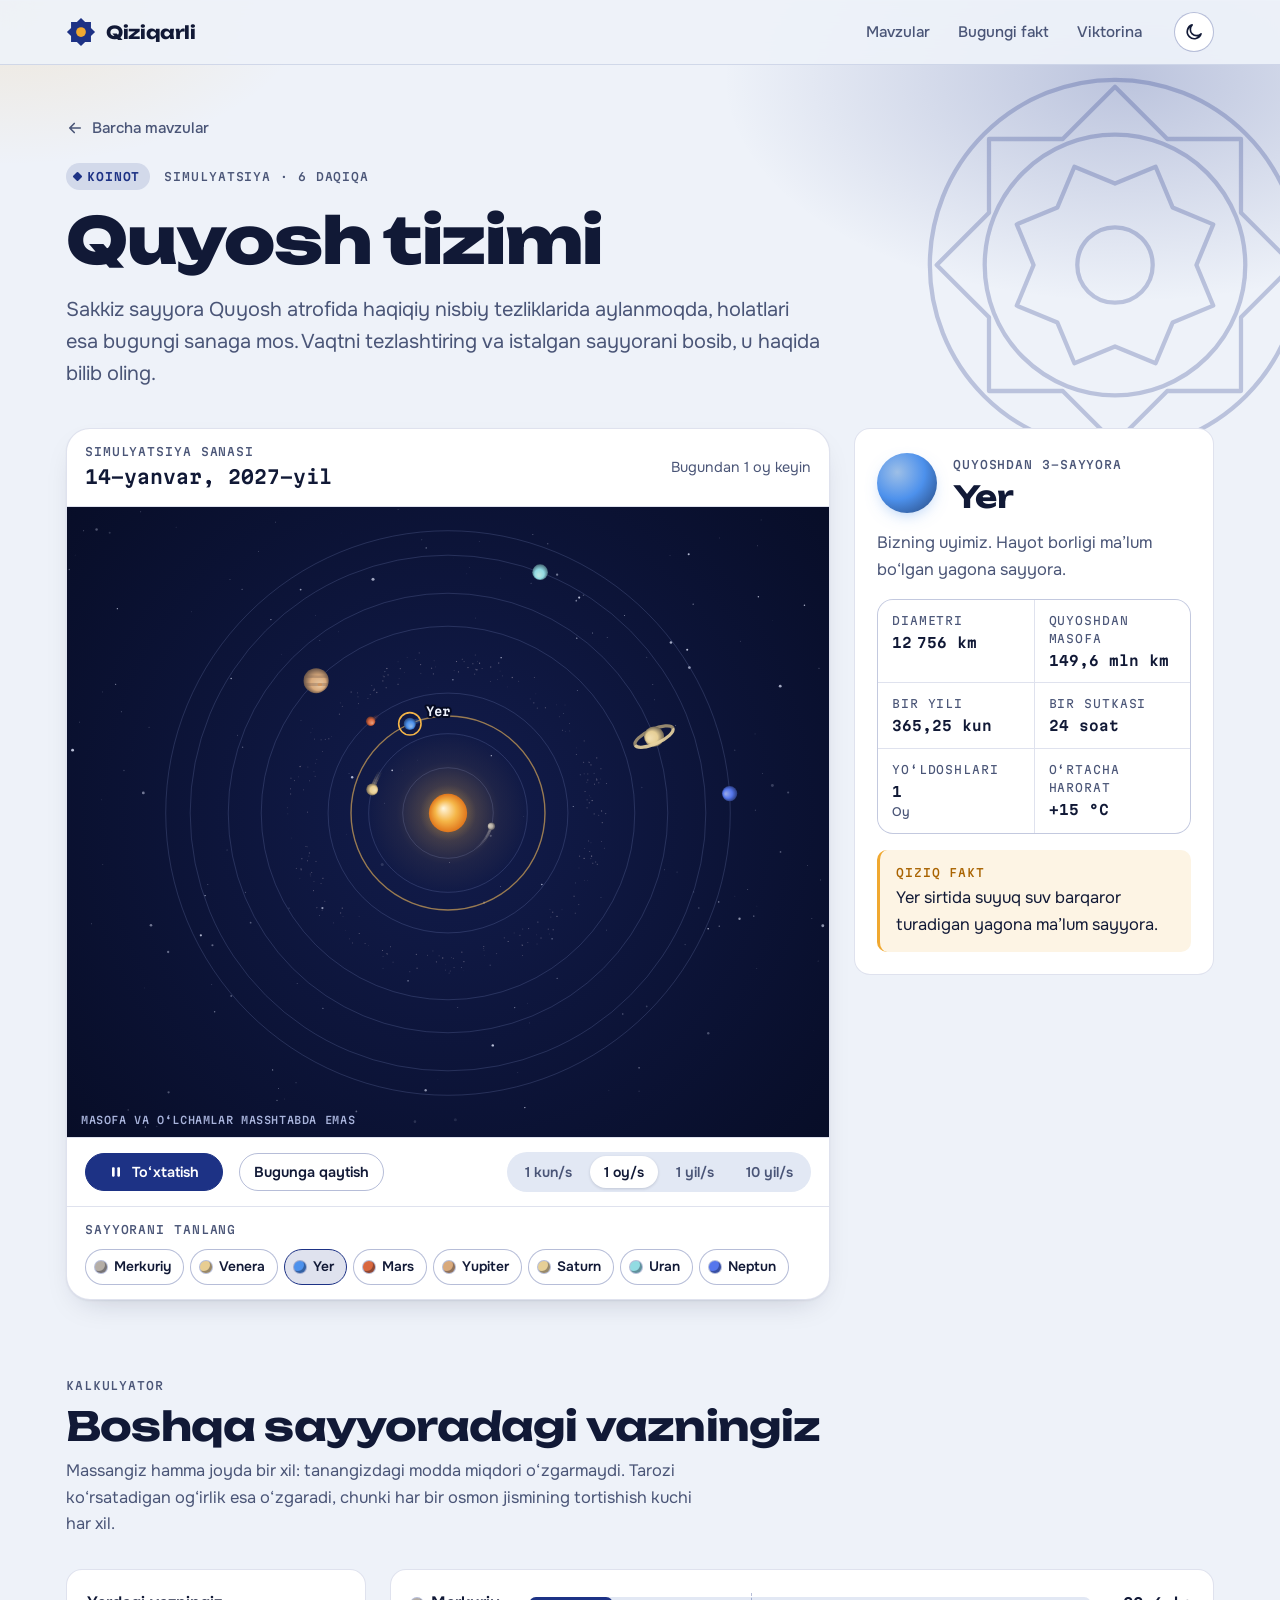
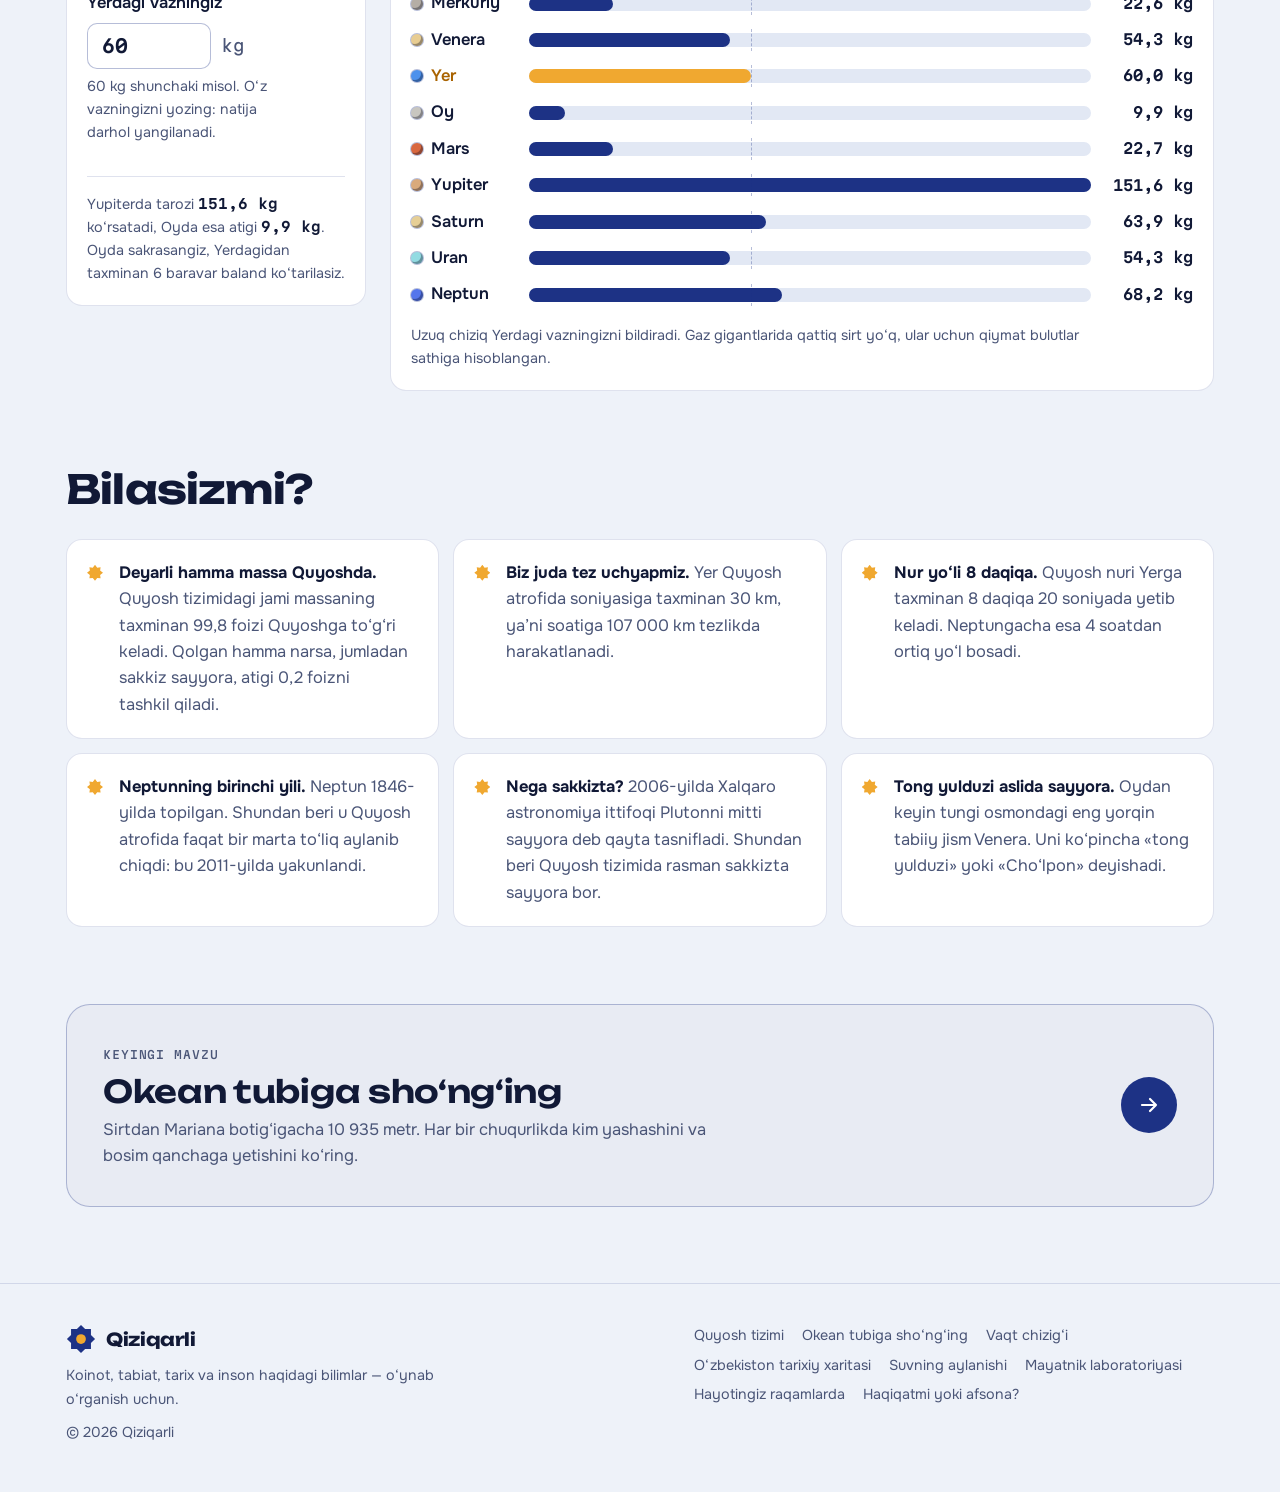
<file: mavzular/quyosh-tizimi.html>
<!doctype html>
<html lang="uz">
<head>
  <meta charset="utf-8">
  <meta name="viewport" content="width=device-width, initial-scale=1, viewport-fit=cover">
  <title>Quyosh tizimi · Qiziqarli</title>
  <meta name="description" content="Sakkiz sayyora Quyosh atrofida haqiqiy nisbiy tezliklarda aylanadi: vaqtni tezlashtiring, sayyorani bosib, u haqida o‘qing va boshqa sayyoradagi vazningizni hisoblang.">
  <link rel="icon" href="../assets/img/favicon.svg" type="image/svg+xml">
  <link rel="preconnect" href="https://fonts.googleapis.com">
  <link rel="preconnect" href="https://fonts.gstatic.com" crossorigin>
  <link rel="stylesheet" href="https://fonts.googleapis.com/css2?family=Martian+Mono:wght@400;500;600&family=Onest:wght@400;500;600;700&family=Unbounded:wght@500;600;700;800&display=swap">
  <link rel="stylesheet" href="../assets/css/main.css">
  <script>try{var t=localStorage.getItem("qz-theme");if(t)document.documentElement.setAttribute("data-theme",t)}catch(e){}</script>
  <style>
    /* Tungi osmon sahnasi: ikkala mavzuda ham bir xil ko‘rinadi.
       Sahna ustidagi matnlar shu ranglardan foydalanadi. */
    :root {
      --qs-osmon: #060b22;
      --qs-osmon-markaz: #121c4c;
      --qs-yulduz: #e4e9ff;
      --qs-orbita: rgba(172, 188, 255, 0.17);
      --qs-tanlangan: #f5b648;
      --qs-matn: #eef2fd;
      --qs-matn-2: #a9b4dc;
      --qs-quyosh-markaz: #fff7e0;
      --qs-quyosh: #f5b648;
      --qs-quyosh-chet: #e0761c;
      --qs-soya: #04061a;
      --qs-asteroid: #9a93a8;
      --p-merkuriy: #b5aea6;
      --p-venera: #e8cd92;
      --p-yer: #4d91ec;
      --p-oy: #c8c6c0;
      --p-mars: #d9683f;
      --p-yupiter: #d9aa7c;
      --p-saturn: #e6cf96;
      --p-uran: #92dbe2;
      --p-neptun: #5576ec;
    }

    /* ---------- Sahna + ma’lumot paneli ---------- */
    .qs-grid { display: grid; gap: 20px; }
    .qs-grid > * { min-width: 0; }
    @media (min-width: 900px) {
      .qs-grid { grid-template-columns: minmax(0, 1fr) 360px; align-items: start; gap: 24px; }
      .qs-info { position: sticky; top: 84px; }
    }

    .qs-datebar { justify-content: space-between; }
    .qs-date { display: grid; gap: 2px; min-width: 0; }
    .qs-date__val {
      font-family: var(--f-mono);
      font-weight: 600;
      font-size: clamp(0.98rem, 0.9rem + 0.4vw, 1.15rem);
      font-variant-numeric: tabular-nums;
      color: var(--siyoh);
    }
    .qs-farq { font-size: var(--fs-small); color: var(--siyoh-2); min-width: 0; }

    .sky {
      position: relative;
      width: 100%;
      aspect-ratio: 1 / 1.07;
      max-height: max(340px, min(640px, calc(100vh - 270px)));
      background: var(--qs-osmon);
      overflow: hidden;
    }
    @media (min-width: 560px) and (max-width: 899px) { .sky { aspect-ratio: 4 / 3; } }
    .sky canvas { position: absolute; inset: 0; width: 100%; height: 100%; display: block; }
    .sky__note {
      position: absolute;
      left: 14px;
      right: 14px;
      bottom: 10px;
      margin: 0;
      font: 500 0.64rem/1.3 var(--f-mono);
      letter-spacing: 0.06em;
      text-transform: uppercase;
      color: var(--qs-matn-2);
      pointer-events: none;
    }

    .qs-controls .seg { flex: 0 1 auto; }
    @media (min-width: 1180px) { .qs-controls .seg { margin-left: auto; } }
    .qs-controls .btn svg { width: 16px; height: 16px; }
    #qs-play .i-play { display: none; }
    #qs-play.is-paused .i-play { display: block; }
    #qs-play.is-paused .i-pause { display: none; }
    #qs-play { min-width: 8.6rem; }

    .qs-planets { align-items: flex-start; flex-direction: column; gap: 10px; }
    .chips { display: flex; flex-wrap: wrap; gap: 6px; }
    .chip {
      display: inline-flex;
      align-items: center;
      gap: 7px;
      min-height: 36px;
      padding: 6px 12px 6px 9px;
      border-radius: 999px;
      border: 1px solid var(--chiziq-kuchli);
      background: var(--sirt);
      color: var(--siyoh);
      font: 600 0.86rem/1 var(--f-body);
      cursor: pointer;
      transition: background 0.2s, border-color 0.2s, transform 0.25s var(--ease-spring);
    }
    .chip:hover { background: var(--sirt-2); }
    .chip:active { transform: scale(0.97); }
    .chip[aria-pressed="true"] {
      background: color-mix(in srgb, var(--lojuvard) 14%, var(--sirt));
      border-color: var(--lojuvard);
    }
    .chip__dot {
      width: 12px;
      height: 12px;
      flex: none;
      border-radius: 50%;
      background: var(--p);
      box-shadow: inset -2px -2px 0 color-mix(in srgb, var(--qs-soya) 35%, transparent), 0 0 0 1px var(--chiziq-kuchli);
    }

    /* Ma’lumot paneli */
    .qs-info { display: grid; gap: 16px; padding: 22px; }
    .qs-info__head { display: flex; align-items: center; gap: 16px; min-width: 0; }
    .qs-info__head > div { min-width: 0; }
    .qs-info h2 { font-size: clamp(1.5rem, 1.2rem + 1vw, 1.9rem); margin-top: 4px; }
    .disc {
      position: relative;
      flex: none;
      width: 60px;
      height: 60px;
      border-radius: 50%;
      background: radial-gradient(circle at 34% 32%,
        color-mix(in srgb, var(--p) 55%, var(--qs-quyosh-markaz)) 0%,
        var(--p) 48%,
        color-mix(in srgb, var(--p) 45%, var(--qs-soya)) 100%);
      box-shadow: 0 6px 18px -8px color-mix(in srgb, var(--p) 70%, transparent);
    }
    .disc--halqa::after {
      content: "";
      position: absolute;
      left: -16px;
      right: -16px;
      top: 38%;
      bottom: 38%;
      border-radius: 50%;
      border: 3px solid color-mix(in srgb, var(--p-saturn) 80%, var(--qs-soya));
      transform: rotate(-18deg);
    }
    .qs-info__desc { color: var(--siyoh-2); }
    .qs-info .stats { grid-template-columns: repeat(auto-fit, minmax(140px, 1fr)); }
    .qs-info .stats > div { padding: 12px 14px; }
    .qs-info .stats dd { font-size: 0.86rem; line-height: 1.35; }
    .stats .note {
      display: block;
      margin-top: 3px;
      font-family: var(--f-body);
      font-size: 0.78rem;
      font-weight: 500;
      color: var(--siyoh-2);
      line-height: 1.3;
    }
    .qs-fact {
      padding: 14px 16px;
      border-radius: var(--r-s);
      background: color-mix(in srgb, var(--zafaron-yorqin) 13%, var(--sirt));
      border-left: 3px solid var(--zafaron-yorqin);
    }
    .qs-fact .label { display: block; margin-bottom: 4px; color: var(--zafaron); }

    /* ---------- Vazn kalkulyatori ---------- */
    .vazn { padding-top: clamp(48px, 6vw, 88px); }
    .vazn__head { display: grid; gap: 10px; margin-bottom: clamp(20px, 3vw, 32px); }
    .vazn__head p { color: var(--siyoh-2); max-width: 60ch; }
    .vazn__grid { display: grid; gap: 20px; }
    .vazn__grid > * { min-width: 0; }
    @media (min-width: 800px) { .vazn__grid { grid-template-columns: 300px minmax(0, 1fr); gap: 24px; align-items: start; } }
    .vazn__field label { font-weight: 600; }
    .vazn__input { display: flex; align-items: center; gap: 10px; }
    .vazn__input input { width: 9.5ch; font-family: var(--f-mono); font-weight: 600; font-size: 1.15rem; }
    .vazn__input span { font-family: var(--f-mono); color: var(--siyoh-2); }
    .vazn__hint { font-size: var(--fs-small); color: var(--siyoh-2); }
    .vazn__err { font-size: var(--fs-small); font-weight: 600; color: var(--anor); min-height: 1.4em; }
    .vazn__input input[aria-invalid="true"] { border-color: var(--anor); }
    .vazn__xulosa { margin-top: 6px; padding-top: 16px; border-top: 1px solid var(--chiziq); color: var(--siyoh-2); font-size: var(--fs-small); }
    .vazn__xulosa b { color: var(--siyoh); font-family: var(--f-mono); font-weight: 600; font-size: 0.86rem; }
    .vazn__xulosa:empty { display: none; }

    .bars { list-style: none; margin: 0; padding: 0; display: grid; gap: 10px; --yer: 40%; }
    .bars li {
      display: grid;
      grid-template-columns: 6.6rem minmax(0, 1fr) 5.6rem;
      align-items: center;
      gap: 12px;
      min-width: 0;
    }
    .bars__name { display: flex; align-items: center; gap: 8px; font-weight: 600; min-width: 0; }
    .bars__track {
      position: relative;
      height: 14px;
      border-radius: 999px;
      background: var(--sirt-2);
      min-width: 0;
    }
    .bars__track::after {
      content: "";
      position: absolute;
      top: -4px;
      bottom: -4px;
      left: var(--yer);
      border-left: 1.5px dashed var(--chiziq-kuchli);
    }
    .bars__fill {
      display: block;
      height: 100%;
      width: 0;
      border-radius: 999px;
      background: var(--lojuvard);
      transition: width 0.5s var(--ease-out), opacity 0.2s;
    }
    .bars li.is-yer .bars__fill { background: var(--zafaron-yorqin); }
    .bars li.is-yer .bars__name { color: var(--zafaron); }
    .bars__val { font-family: var(--f-mono); font-weight: 600; font-size: 0.92rem; text-align: right; font-variant-numeric: tabular-nums; white-space: nowrap; }
    .bars.is-off .bars__fill { opacity: 0; }
    .bars__foot { margin-top: 16px; font-size: var(--fs-small); color: var(--siyoh-2); }
    @media (max-width: 420px) {
      .bars li { grid-template-columns: 5.4rem minmax(0, 1fr) 4.9rem; gap: 8px; }
      .bars__val { font-size: 0.84rem; }
    }
  </style>
</head>
<body data-root="../" data-topic="quyosh-tizimi">
  <a class="skip-link" href="#asosiy">Asosiy qismga o‘tish</a>

  <header class="topbar">
    <div class="wrap topbar__in">
      <a class="brand" href="../index.html">
        <svg class="brand__mark" viewBox="0 0 32 32" aria-hidden="true"><path class="s" d="M31 16 26.61 20.39 26.61 26.61 20.39 26.61 16 31 11.61 26.61 5.39 26.61 5.39 20.39 1 16 5.39 11.61 5.39 5.39 11.61 5.39 16 1 20.39 5.39 26.61 5.39 26.61 11.61Z"/><circle class="c" cx="16" cy="16" r="5.2"/></svg>
        Qiziqarli
      </a>
      <nav class="nav" aria-label="Asosiy menyu">
        <a href="../index.html#mavzular">Mavzular</a>
        <a class="nav__extra" href="../index.html#fakt">Bugungi fakt</a>
        <a href="viktorina.html">Viktorina</a>
      </nav>
      <button class="theme-btn" type="button" data-theme-toggle aria-label="Tungi rejimga o‘tish">
        <svg class="i-moon" viewBox="0 0 24 24" fill="none" stroke="currentColor" stroke-width="2" stroke-linecap="round" stroke-linejoin="round" aria-hidden="true"><path d="M20.5 14.2A8.5 8.5 0 1 1 9.8 3.5a6.8 6.8 0 0 0 10.7 10.7z"/></svg>
        <svg class="i-sun" viewBox="0 0 24 24" fill="none" stroke="currentColor" stroke-width="2" stroke-linecap="round" aria-hidden="true"><circle cx="12" cy="12" r="4.2"/><path d="M12 2.5v2.2M12 19.3v2.2M2.5 12h2.2M19.3 12h2.2M5.3 5.3l1.6 1.6M17.1 17.1l1.6 1.6M5.3 18.7l1.6-1.6M17.1 6.9l1.6-1.6"/></svg>
      </button>
    </div>
  </header>

  <main id="asosiy">
    <section class="wrap topic-hero">
      <a class="back-link" href="../index.html#mavzular">
        <svg viewBox="0 0 24 24" fill="none" stroke="currentColor" stroke-width="2.2" stroke-linecap="round" stroke-linejoin="round" aria-hidden="true"><path d="M19 12H5M11 6l-6 6 6 6"/></svg>
        Barcha mavzular
      </a>
      <div class="topic-meta">
        <span class="tag" data-cat="koinot">Koinot</span>
        <span class="label">Simulyatsiya · 6 daqiqa</span>
      </div>
      <h1>Quyosh tizimi</h1>
      <p class="lead">Sakkiz sayyora Quyosh atrofida haqiqiy nisbiy tezliklarida aylanmoqda, holatlari esa bugungi sanaga mos. Vaqtni tezlashtiring va istalgan sayyorani bosib, u haqida bilib oling.</p>
    </section>

    <section class="wrap" aria-label="Quyosh tizimi simulyatsiyasi">
      <div class="qs-grid">
        <div class="stage">
          <div class="stage__bar stage__bar--top qs-datebar">
            <div class="qs-date">
              <span class="label">Simulyatsiya sanasi</span>
              <time id="qs-sana" class="qs-date__val">—</time>
            </div>
            <span id="qs-farq" class="qs-farq">Bugun</span>
          </div>

          <div class="sky" id="qs-sky">
            <canvas id="qs-canvas" role="img" aria-label="Quyosh tizimi modeli: markazda Quyosh, atrofida sakkiz sayyora o‘z orbitalarida aylanadi. Sayyorani tanlash uchun quyidagi tugmalardan foydalaning."></canvas>
            <p class="sky__note">Masofa va o‘lchamlar masshtabda emas</p>
          </div>

          <div class="stage__bar qs-controls">
            <button id="qs-play" class="btn btn--small" type="button">
              <svg class="i-pause" viewBox="0 0 24 24" fill="currentColor" aria-hidden="true"><rect x="6" y="5" width="4" height="14" rx="1.2"/><rect x="14" y="5" width="4" height="14" rx="1.2"/></svg>
              <svg class="i-play" viewBox="0 0 24 24" fill="currentColor" aria-hidden="true"><path d="M7 4.8v14.4c0 .8.9 1.3 1.6.9l11.2-7.2c.6-.4.6-1.4 0-1.8L8.6 3.9C7.9 3.5 7 4 7 4.8z"/></svg>
              <span>To‘xtatish</span>
            </button>
            <button id="qs-bugun" class="btn btn--small btn--ghost qs-bugun" type="button">Bugunga qaytish</button>
            <div class="seg" role="group" aria-label="Simulyatsiya tezligi">
              <button type="button" id="qs-tezlik-kun" data-days="1" aria-pressed="false" title="Bir soniyada 1 kun o‘tadi">1 kun/s</button>
              <button type="button" id="qs-tezlik-oy" data-days="30.436875" aria-pressed="true" title="Bir soniyada 1 oy o‘tadi">1 oy/s</button>
              <button type="button" id="qs-tezlik-yil" data-days="365.2425" aria-pressed="false" title="Bir soniyada 1 yil o‘tadi">1 yil/s</button>
              <button type="button" id="qs-tezlik-10yil" data-days="3652.425" aria-pressed="false" title="Bir soniyada 10 yil o‘tadi">10 yil/s</button>
            </div>
          </div>

          <div class="stage__bar qs-planets">
            <span class="label" id="qs-chips-label">Sayyorani tanlang</span>
            <div class="chips" id="qs-chips" role="group" aria-labelledby="qs-chips-label"></div>
          </div>
        </div>

        <aside class="panel qs-info" id="qs-info" aria-label="Tanlangan sayyora haqida"></aside>
      </div>
      <p class="sr-only" id="qs-live" aria-live="polite"></p>
    </section>

    <section class="wrap vazn" aria-labelledby="vazn-sarlavha">
      <div class="vazn__head">
        <span class="label">Kalkulyator</span>
        <h2 id="vazn-sarlavha">Boshqa sayyoradagi vazningiz</h2>
        <p>Massangiz hamma joyda bir xil: tanangizdagi modda miqdori o‘zgarmaydi. Tarozi ko‘rsatadigan og‘irlik esa o‘zgaradi, chunki har bir osmon jismining tortishish kuchi har xil.</p>
      </div>
      <div class="vazn__grid">
        <div class="panel vazn__field">
          <div class="field">
            <label for="vazn-kg">Yerdagi vazningiz</label>
            <div class="vazn__input">
              <input id="vazn-kg" name="vazn-kg" type="text" inputmode="decimal" autocomplete="off" value="60" aria-describedby="vazn-izoh vazn-xato">
              <span aria-hidden="true">kg</span>
            </div>
            <p class="vazn__hint" id="vazn-izoh">60 kg shunchaki misol. O‘z vazningizni yozing: natija darhol yangilanadi.</p>
            <p class="vazn__err" id="vazn-xato" aria-live="polite"></p>
          </div>
          <p class="vazn__xulosa" id="vazn-xulosa"></p>
        </div>
        <div class="panel">
          <ul class="bars" id="vazn-bars" aria-label="Tarozi ko‘rsatadigan og‘irlik"></ul>
          <p class="bars__foot">Uzuq chiziq Yerdagi vazningizni bildiradi. Gaz gigantlarida qattiq sirt yo‘q, ular uchun qiymat bulutlar sathiga hisoblangan.</p>
        </div>
      </div>
    </section>

    <section class="wrap didyou">
      <h2>Bilasizmi?</h2>
      <ul class="fact-list">
        <li><p><strong>Deyarli hamma massa Quyoshda.</strong> Quyosh tizimidagi jami massaning taxminan 99,8 foizi Quyoshga to‘g‘ri keladi. Qolgan hamma narsa, jumladan sakkiz sayyora, atigi 0,2 foizni tashkil qiladi.</p></li>
        <li><p><strong>Biz juda tez uchyapmiz.</strong> Yer Quyosh atrofida soniyasiga taxminan 30 km, ya’ni soatiga 107 000 km tezlikda harakatlanadi.</p></li>
        <li><p><strong>Nur yo‘li 8 daqiqa.</strong> Quyosh nuri Yerga taxminan 8 daqiqa 20 soniyada yetib keladi. Neptungacha esa 4 soatdan ortiq yo‘l bosadi.</p></li>
        <li><p><strong>Neptunning birinchi yili.</strong> Neptun 1846-yilda topilgan. Shundan beri u Quyosh atrofida faqat bir marta to‘liq aylanib chiqdi: bu 2011-yilda yakunlandi.</p></li>
        <li><p><strong>Nega sakkizta?</strong> 2006-yilda Xalqaro astronomiya ittifoqi Plutonni mitti sayyora deb qayta tasnifladi. Shundan beri Quyosh tizimida rasman sakkizta sayyora bor.</p></li>
        <li><p><strong>Tong yulduzi aslida sayyora.</strong> Oydan keyin tungi osmondagi eng yorqin tabiiy jism Venera. Uni ko‘pincha «tong yulduzi» yoki «Cho‘lpon» deyishadi.</p></li>
      </ul>
    </section>

    <section class="wrap next-topic" aria-label="Keyingi mavzu">
      <div data-next-topic></div>
    </section>
  </main>

  <footer class="footer">
    <div class="wrap footer__in">
      <div class="footer__about">
        <a class="brand" href="../index.html">
          <svg class="brand__mark" viewBox="0 0 32 32" aria-hidden="true"><path class="s" d="M31 16 26.61 20.39 26.61 26.61 20.39 26.61 16 31 11.61 26.61 5.39 26.61 5.39 20.39 1 16 5.39 11.61 5.39 5.39 11.61 5.39 16 1 20.39 5.39 26.61 5.39 26.61 11.61Z"/><circle class="c" cx="16" cy="16" r="5.2"/></svg>
          Qiziqarli
        </a>
        <p>Koinot, tabiat, tarix va inson haqidagi bilimlar — o‘ynab o‘rganish uchun.</p>
        <p>© <span data-joriy-yil>2026</span> Qiziqarli</p>
      </div>
      <ul class="footer__links" data-footer-links></ul>
    </div>
  </footer>

  <script src="../assets/js/data.js"></script>
  <script src="../assets/js/common.js"></script>
  <script>
    (function () {
      "use strict";

      var fmt = QZ.fmt;
      var DAY_MS = 86400000;
      var J2000 = Date.UTC(2000, 0, 1, 12, 0, 0);
      var OYLAR = ["yanvar", "fevral", "mart", "aprel", "may", "iyun", "iyul", "avgust", "sentabr", "oktabr", "noyabr", "dekabr"];
      var TAU = Math.PI * 2;
      var DEG = Math.PI / 180;

      function km(n) { return fmt(n) + " km"; }
      function hm(h, m) { return fmt(h) + " soat" + (m ? " " + fmt(m) + " daqiqa" : ""); }
      function temp(t) { return (t > 0 ? "+" : "") + fmt(t) + " °C"; }

      /* ---------- Sayyoralar (NASA ma’lumotlari) ----------
         a: o‘rtacha masofa (a.b.), P: yulduz davri (kun),
         L0: J2000 dagi o‘rtacha uzunlama (daraja), size: chizmadagi nisbiy o‘lcham */
      var PLANETS = [
        {
          id: "merkuriy", name: "Merkuriy", a: 0.387, P: 87.97, L0: 252.25, size: 3.7,
          desc: "Eng kichik va Quyoshga eng yaqin sayyora.",
          stats: [
            ["Diametri", km(4879)],
            ["Quyoshdan masofa", fmt(57.9, 1) + " mln km"],
            ["Bir yili", fmt(88) + " kun"],
            ["Bir sutkasi", fmt(176) + " Yer kuni", "quyosh sutkasi: tongdan keyingi tonggacha"],
            ["Yo‘ldoshlari", fmt(0)],
            ["O‘rtacha harorat", temp(-173) + " … " + temp(427), "tunda va kunduzi"]
          ],
          fact: "Merkuriy Quyoshga eng yaqin bo‘lsa ham, eng issiq sayyora emas. Bu unvon Veneraga tegishli: uning qalin atmosferasi issiqlikni ushlab turadi."
        },
        {
          id: "venera", name: "Venera", a: 0.723, P: 224.70, L0: 181.98, size: 5.9,
          desc: "Qalin bulutlar ostidagi eng issiq sayyora.",
          stats: [
            ["Diametri", km(12104)],
            ["Quyoshdan masofa", fmt(108.2, 1) + " mln km"],
            ["Bir yili", fmt(225) + " kun"],
            ["Bir sutkasi", fmt(243) + " Yer kuni", "o‘z o‘qi atrofida, teskari yo‘nalishda"],
            ["Yo‘ldoshlari", fmt(0)],
            ["O‘rtacha harorat", temp(464)]
          ],
          fact: "Venera teskari yo‘nalishda aylanadi, shuning uchun u yerda Quyosh g‘arbdan chiqadi. O‘z o‘qi atrofida bir aylanishi Quyosh atrofidagi bir aylanishidan uzoqroq davom etadi."
        },
        {
          id: "yer", name: "Yer", a: 1.0, P: 365.256, L0: 100.46, size: 6.1,
          desc: "Bizning uyimiz. Hayot borligi ma’lum bo‘lgan yagona sayyora.",
          stats: [
            ["Diametri", km(12756)],
            ["Quyoshdan masofa", fmt(149.6, 1) + " mln km"],
            ["Bir yili", fmt(365.25, 2) + " kun"],
            ["Bir sutkasi", hm(24)],
            ["Yo‘ldoshlari", fmt(1), "Oy"],
            ["O‘rtacha harorat", temp(15)]
          ],
          fact: "Yer sirtida suyuq suv barqaror turadigan yagona ma’lum sayyora."
        },
        {
          id: "mars", name: "Mars", a: 1.524, P: 686.98, L0: 355.43, size: 4.7,
          desc: "Temir oksidli chang qoplagan sovuq «qizil sayyora».",
          stats: [
            ["Diametri", km(6792)],
            ["Quyoshdan masofa", fmt(227.9, 1) + " mln km"],
            ["Bir yili", fmt(687) + " kun"],
            ["Bir sutkasi", hm(24, 37)],
            ["Yo‘ldoshlari", fmt(2), "Fobos va Deymos"],
            ["O‘rtacha harorat", temp(-65)]
          ],
          fact: "Marsdagi Olimp tog‘i taxminan " + fmt(22) + " km baland: bu Everestdan " + fmt(2.5, 1) + " baravar baland. U Quyosh tizimidagi eng katta vulqon."
        },
        {
          id: "yupiter", name: "Yupiter", a: 5.203, P: 4332.59, L0: 34.40, size: 12.5,
          desc: "Quyosh tizimidagi eng katta sayyora, gaz giganti.",
          stats: [
            ["Diametri", km(142984)],
            ["Quyoshdan masofa", fmt(778.5, 1) + " mln km"],
            ["Bir yili", fmt(11.9, 1) + " yil"],
            ["Bir sutkasi", hm(9, 56)],
            ["Yo‘ldoshlari", fmt(95) + " dan ortiq"],
            ["O‘rtacha harorat", temp(-110), "bulutlarning yuqori qatlamida"]
          ],
          fact: "Buyuk Qizil Dog‘ Yerdan kattaroq bo‘ron. Astronomlar uni kamida " + fmt(190) + " yildan beri kuzatib kelishadi."
        },
        {
          id: "saturn", name: "Saturn", a: 9.537, P: 10759.22, L0: 49.94, size: 10, rings: true,
          desc: "Halqalari eng yaqqol ko‘rinadigan gaz giganti.",
          stats: [
            ["Diametri", km(120536)],
            ["Quyoshdan masofa", fmt(1432) + " mln km"],
            ["Bir yili", fmt(29.4, 1) + " yil"],
            ["Bir sutkasi", hm(10, 33)],
            ["Yo‘ldoshlari", fmt(270) + " dan ortiq"],
            ["O‘rtacha harorat", temp(-140), "bulutlar sathida"]
          ],
          fact: "Saturnning o‘rtacha zichligi " + fmt(0.69, 2) + " g/sm³, ya’ni suvnikidan kam. Bu jihatdan u suvdan yengil."
        },
        {
          id: "uran", name: "Uran", a: 19.19, P: 30688.5, L0: 313.23, size: 7.8,
          desc: "Yonboshlab aylanadigan muz giganti.",
          stats: [
            ["Diametri", km(51118)],
            ["Quyoshdan masofa", fmt(2867) + " mln km"],
            ["Bir yili", fmt(84) + " yil"],
            ["Bir sutkasi", hm(17, 14)],
            ["Yo‘ldoshlari", fmt(29)],
            ["O‘rtacha harorat", temp(-195), "bulutlar sathida"]
          ],
          fact: "Uranning aylanish o‘qi " + fmt(98) + "° og‘gan, shuning uchun u Quyosh atrofida go‘yo yonboshlab aylanadi."
        },
        {
          id: "neptun", name: "Neptun", a: 30.07, P: 60182, L0: 304.88, size: 7.6,
          desc: "Quyoshdan eng uzoq va eng shamolli sayyora.",
          stats: [
            ["Diametri", km(49528)],
            ["Quyoshdan masofa", fmt(4515) + " mln km"],
            ["Bir yili", fmt(164.8, 1) + " yil"],
            ["Bir sutkasi", hm(16, 6)],
            ["Yo‘ldoshlari", fmt(16)],
            ["O‘rtacha harorat", temp(-200), "bulutlar sathida"]
          ],
          fact: "Neptunda shamol tezligi soatiga " + fmt(2000) + " km dan oshadi. Bu sayyora 1846-yilda avval hisob-kitob orqali bashorat qilinib, keyin teleskopda topilgan."
        }
      ];
      var LN_MIN = Math.log(PLANETS[0].a);
      var LN_MAX = Math.log(PLANETS[PLANETS.length - 1].a);

      /* ---------- Holat ---------- */
      var reduced = QZ.reducedMotion;
      var playing = !reduced;
      var speed = 30.436875;          /* kun / soniya */
      var simDays = nowDays();
      var selected = 2;               /* Yer */
      var hovered = -1;
      var lastPointer = "mouse";
      var trailK = playing ? 1 : 0;   /* izlarning silliq paydo bo‘lishi */

      function nowDays() { return (Date.now() - J2000) / DAY_MS; }

      /* ---------- DOM ---------- */
      var sky = document.getElementById("qs-sky");
      var canvas = document.getElementById("qs-canvas");
      var ctx = canvas.getContext("2d");
      var dateEl = document.getElementById("qs-sana");
      var farqEl = document.getElementById("qs-farq");
      var playBtn = document.getElementById("qs-play");
      var todayBtn = document.getElementById("qs-bugun");
      var speedBtns = Array.prototype.slice.call(document.querySelectorAll("[data-days]"));
      var chipsBox = document.getElementById("qs-chips");
      var infoEl = document.getElementById("qs-info");
      var liveEl = document.getElementById("qs-live");

      /* ---------- Ranglar ---------- */
      var C = {};
      var COLOR_KEYS = ["--qs-osmon", "--qs-osmon-markaz", "--qs-yulduz", "--qs-orbita", "--qs-tanlangan", "--qs-matn", "--qs-matn-2",
        "--qs-quyosh-markaz", "--qs-quyosh", "--qs-quyosh-chet", "--qs-soya", "--qs-asteroid"];
      var monoFont = "monospace";

      function hexToRgb(h) {
        h = String(h).trim();
        if (h.charAt(0) === "#") {
          if (h.length === 4) h = "#" + h[1] + h[1] + h[2] + h[2] + h[3] + h[3];
          var n = parseInt(h.slice(1), 16);
          return [(n >> 16) & 255, (n >> 8) & 255, n & 255];
        }
        var m = h.match(/[\d.]+/g);
        return m ? [+m[0], +m[1], +m[2]] : [128, 128, 128];
      }
      function rgba(rgb, a) { return "rgba(" + Math.round(rgb[0]) + "," + Math.round(rgb[1]) + "," + Math.round(rgb[2]) + "," + a + ")"; }
      function mix(a, b, t) { return [a[0] + (b[0] - a[0]) * t, a[1] + (b[1] - a[1]) * t, a[2] + (b[2] - a[2]) * t]; }

      function readColors() {
        COLOR_KEYS.forEach(function (k) { C[k] = QZ.cssVar(k); });
        C.sunRgb = hexToRgb(C["--qs-quyosh"]);
        C.sunCore = hexToRgb(C["--qs-quyosh-markaz"]);
        C.sunEdge = hexToRgb(C["--qs-quyosh-chet"]);
        C.shadow = hexToRgb(C["--qs-soya"]);
        C.selRgb = hexToRgb(C["--qs-tanlangan"]);
        C.starRgb = hexToRgb(C["--qs-yulduz"]);
        C.astRgb = hexToRgb(C["--qs-asteroid"]);
        PLANETS.forEach(function (p) {
          p.rgb = hexToRgb(QZ.cssVar("--p-" + p.id));
          p.light = mix(p.rgb, C.sunCore, 0.35);
          p.dark = mix(p.rgb, C.shadow, 0.6);
        });
        monoFont = QZ.cssVar("--f-mono") || "monospace";
        bgDirty = true;
      }

      /* ---------- Tasodifiy, lekin har safar bir xil yulduzlar ---------- */
      function rng(seed) {
        return function () {
          seed |= 0; seed = seed + 0x6D2B79F5 | 0;
          var t = Math.imul(seed ^ seed >>> 15, 1 | seed);
          t = t + Math.imul(t ^ t >>> 7, 61 | t) ^ t;
          return ((t ^ t >>> 14) >>> 0) / 4294967296;
        };
      }
      var rand = rng(1969);
      var STARS = [];
      for (var s = 0; s < 190; s++) {
        STARS.push({ x: rand(), y: rand(), r: 0.35 + Math.pow(rand(), 3) * 1.2, a: 0.25 + rand() * 0.6, tw: rand() < 0.35, ph: rand() * TAU, f: 0.4 + rand() * 1.4 });
      }
      var ASTEROIDS = [];
      for (var k = 0; k < 230; k++) {
        var aa = 2.1 + rand() * 1.2;
        ASTEROIDS.push({ a: aa, P: 365.256 * Math.pow(aa, 1.5), ph: rand() * TAU, j: (rand() - 0.5) * 4, r: 0.5 + rand() * 0.7, al: 0.25 + rand() * 0.45 });
      }

      /* ---------- O‘lchamlar ---------- */
      var W = 0, H = 0, dpr = 1, cx = 0, cy = 0, sunR = 12, inner = 30, outer = 100;
      var bg = document.createElement("canvas");
      var bgDirty = true;

      function orbitRadius(a) {
        var f = (Math.log(a) - LN_MIN) / (LN_MAX - LN_MIN);
        return inner + f * (outer - inner);
      }

      function layout() {
        var rect = sky.getBoundingClientRect();
        W = Math.max(1, rect.width);
        H = Math.max(1, rect.height);
        dpr = Math.min(window.devicePixelRatio || 1, 2.5);
        canvas.width = Math.round(W * dpr);
        canvas.height = Math.round(H * dpr);
        var noteSpace = 26;
        var m = Math.min(W, H - noteSpace);
        var u = m / 600;
        var pu = Math.max(u, 0.62);
        cx = W / 2;
        cy = (H - noteSpace) / 2 + 4;
        sunR = Math.max(11, 19 * u);
        outer = m / 2 - Math.max(8, 12 * u) - 7.6 * pu;
        inner = sunR + Math.max(13, 26 * u);
        PLANETS.forEach(function (p) {
          p.orbit = orbitRadius(p.a);
          p.R = Math.max(2.2, p.size * pu);
        });
        bgDirty = true;
      }

      function paintBackground() {
        bg.width = canvas.width;
        bg.height = canvas.height;
        var b = bg.getContext("2d");
        b.setTransform(dpr, 0, 0, dpr, 0, 0);
        var g = b.createRadialGradient(cx, cy, 0, cx, cy, Math.max(W, H) * 0.75);
        g.addColorStop(0, C["--qs-osmon-markaz"]);
        g.addColorStop(1, C["--qs-osmon"]);
        b.fillStyle = g;
        b.fillRect(0, 0, W, H);
        STARS.forEach(function (st) {
          if (st.tw && !reduced) return;
          b.fillStyle = rgba(C.starRgb, st.a);
          b.beginPath();
          b.arc(st.x * W, st.y * H, st.r, 0, TAU);
          b.fill();
        });
        bgDirty = false;
      }

      /* ---------- Holatni hisoblash ---------- */
      function angleOf(p, days) { return (p.L0 + 360 * days / p.P) * DEG; }
      function posOf(p, days) {
        var t = angleOf(p, days);
        /* soat miliga teskari (shimoldan qaraganda): ekranda y pastga o‘sadi */
        return { x: cx + p.orbit * Math.cos(t), y: cy - p.orbit * Math.sin(t), t: t };
      }

      /* ---------- Chizish ---------- */
      function drawSun(time) {
        var pulse = reduced ? 1 : 1 + 0.035 * Math.sin(time * 1.7);
        var gr = sunR * 4.2 * pulse;
        var g = ctx.createRadialGradient(cx, cy, sunR * 0.4, cx, cy, gr);
        g.addColorStop(0, rgba(C.sunRgb, 0.55));
        g.addColorStop(0.28, rgba(C.sunRgb, 0.2));
        g.addColorStop(0.6, rgba(C.sunRgb, 0.06));
        g.addColorStop(1, rgba(C.sunRgb, 0));
        ctx.fillStyle = g;
        ctx.beginPath(); ctx.arc(cx, cy, gr, 0, TAU); ctx.fill();

        var d = ctx.createRadialGradient(cx - sunR * 0.25, cy - sunR * 0.25, 0, cx, cy, sunR);
        d.addColorStop(0, rgba(C.sunCore, 1));
        d.addColorStop(0.55, rgba(C.sunRgb, 1));
        d.addColorStop(1, rgba(C.sunEdge, 1));
        ctx.fillStyle = d;
        ctx.beginPath(); ctx.arc(cx, cy, sunR, 0, TAU); ctx.fill();
      }

      function drawPlanet(p, x, y, alpha) {
        var R = p.R;
        var dx = cx - x, dy = cy - y, dl = Math.hypot(dx, dy) || 1;
        var lx = x + dx / dl * R * 0.5, ly = y + dy / dl * R * 0.5;
        ctx.globalAlpha = alpha;

        if (p.rings) {
          ctx.save();
          ctx.translate(x, y);
          ctx.rotate(-0.42);
          ctx.strokeStyle = rgba(mix(p.rgb, C.shadow, 0.25), 0.85);
          ctx.lineWidth = Math.max(1.2, R * 0.32);
          ctx.beginPath(); ctx.ellipse(0, 0, R * 2.05, R * 0.72, 0, Math.PI, TAU); ctx.stroke();
          ctx.restore();
        }

        var g = ctx.createRadialGradient(lx, ly, R * 0.1, x, y, R * 1.08);
        g.addColorStop(0, rgba(p.light, 1));
        g.addColorStop(0.5, rgba(p.rgb, 1));
        g.addColorStop(1, rgba(p.dark, 1));
        ctx.fillStyle = g;
        ctx.beginPath(); ctx.arc(x, y, R, 0, TAU); ctx.fill();

        if (p.id === "yupiter" && R > 4) {
          ctx.save();
          ctx.beginPath(); ctx.arc(x, y, R, 0, TAU); ctx.clip();
          ctx.fillStyle = rgba(mix(p.rgb, C.shadow, 0.45), 0.35);
          ctx.fillRect(x - R, y - R * 0.42, R * 2, R * 0.2);
          ctx.fillRect(x - R, y + R * 0.18, R * 2, R * 0.24);
          ctx.fillStyle = rgba(mix(p.rgb, C.sunEdge, 0.6), 0.55);
          ctx.beginPath(); ctx.ellipse(x + R * 0.3, y + R * 0.3, R * 0.2, R * 0.12, 0, 0, TAU); ctx.fill();
          ctx.restore();
        }

        if (p.rings) {
          ctx.save();
          ctx.translate(x, y);
          ctx.rotate(-0.42);
          ctx.strokeStyle = rgba(mix(p.rgb, C.sunCore, 0.15), 0.9);
          ctx.lineWidth = Math.max(1.2, R * 0.32);
          ctx.beginPath(); ctx.ellipse(0, 0, R * 2.05, R * 0.72, 0, 0, Math.PI); ctx.stroke();
          ctx.restore();
        }
        ctx.globalAlpha = 1;
      }

      function drawTrail(p, theta, sweep, alpha) {
        if (sweep < 0.01) return;
        var n = Math.max(8, Math.min(160, Math.ceil(sweep / (2 * DEG))));
        ctx.lineCap = "butt";
        ctx.lineWidth = Math.max(1.4, Math.min(p.R * 0.75, 5.5));
        var px = cx + p.orbit * Math.cos(theta - sweep), py = cy - p.orbit * Math.sin(theta - sweep);
        for (var i = 1; i <= n; i++) {
          var t = theta - sweep + sweep * i / n;
          var x = cx + p.orbit * Math.cos(t), y = cy - p.orbit * Math.sin(t);
          ctx.strokeStyle = rgba(p.rgb, alpha * Math.pow(i / n, 1.6));
          ctx.beginPath(); ctx.moveTo(px, py); ctx.lineTo(x, y); ctx.stroke();
          px = x; py = y;
        }
      }

      function label(text, x, y, R, strong) {
        ctx.font = (strong ? "600 " : "500 ") + "12px " + monoFont;
        ctx.textBaseline = "middle";
        var w = ctx.measureText(text).width;
        var gap = R + 10;
        var tx = x + gap;
        if (tx + w > W - 8) tx = x - gap - w;
        var ty = Math.max(12, Math.min(H - 34, y - R - 6));
        ctx.lineJoin = "round";
        ctx.lineWidth = 4;
        ctx.strokeStyle = C["--qs-osmon"];
        ctx.strokeText(text, tx, ty);
        ctx.fillStyle = strong ? C["--qs-matn"] : C["--qs-matn-2"];
        ctx.fillText(text, tx, ty);
      }

      function render(time) {
        if (bgDirty) paintBackground();
        ctx.setTransform(1, 0, 0, 1, 0, 0);
        ctx.drawImage(bg, 0, 0);
        ctx.setTransform(dpr, 0, 0, dpr, 0, 0);

        /* miltillovchi yulduzlar */
        if (!reduced) {
          for (var i = 0; i < STARS.length; i++) {
            var st = STARS[i];
            if (!st.tw) continue;
            var a = st.a * (0.55 + 0.45 * Math.sin(time * st.f + st.ph));
            ctx.fillStyle = rgba(C.starRgb, Math.max(0.05, a));
            ctx.beginPath(); ctx.arc(st.x * W, st.y * H, st.r, 0, TAU); ctx.fill();
          }
        }

        /* orbitalar */
        ctx.lineWidth = 1;
        PLANETS.forEach(function (p, idx) {
          ctx.strokeStyle = C["--qs-orbita"];
          ctx.beginPath(); ctx.arc(cx, cy, p.orbit, 0, TAU); ctx.stroke();
        });
        var sp = PLANETS[selected];
        ctx.strokeStyle = rgba(C.selRgb, 0.55);
        ctx.lineWidth = 1.4;
        ctx.beginPath(); ctx.arc(cx, cy, sp.orbit, 0, TAU); ctx.stroke();

        /* asteroidlar kamari */
        var beltIn = orbitRadius(2.1), beltOut = orbitRadius(3.3);
        for (var j = 0; j < ASTEROIDS.length; j++) {
          var as = ASTEROIDS[j];
          var ar = beltIn + (as.a - 2.1) / 1.2 * (beltOut - beltIn) + as.j * (W / 900);
          var at = as.ph + TAU * simDays / as.P;
          ctx.fillStyle = rgba(C.astRgb, as.al);
          ctx.fillRect(cx + ar * Math.cos(at) - as.r / 2, cy - ar * Math.sin(at) - as.r / 2, as.r, as.r);
        }

        drawSun(time);

        /* sayyoralar */
        var positions = [];
        PLANETS.forEach(function (p, idx) {
          var pos = posOf(p, simDays);
          positions.push(pos);
          var degPerSec = 360 * speed / p.P;
          var revs = degPerSec / 360;
          var sweep = Math.min(TAU * 0.995, degPerSec * 0.32 * DEG) * trailK;
          drawTrail(p, pos.t, sweep, revs > 1.5 ? 0.45 : 0.6);
          var alpha = playing && revs > 2.5 ? Math.max(0.4, 1 - (revs - 2.5) / 6) : 1;
          drawPlanet(p, pos.x, pos.y, alpha);
          p.x = pos.x; p.y = pos.y;
        });

        /* tanlangan va ustiga kelingan sayyora */
        var ring = reduced ? 0 : Math.sin(time * 3) * 1.2;
        ctx.strokeStyle = C["--qs-tanlangan"];
        ctx.lineWidth = 1.6;
        ctx.beginPath(); ctx.arc(sp.x, sp.y, sp.R * (sp.rings ? 2.3 : 1) + 6 + ring, 0, TAU); ctx.stroke();
        if (hovered >= 0 && hovered !== selected) {
          var hp = PLANETS[hovered];
          ctx.strokeStyle = C["--qs-matn-2"];
          ctx.lineWidth = 1.2;
          ctx.beginPath(); ctx.arc(hp.x, hp.y, hp.R * (hp.rings ? 2.3 : 1) + 5, 0, TAU); ctx.stroke();
          label(hp.name, hp.x, hp.y, hp.R * (hp.rings ? 2.1 : 1), false);
        }
        label(sp.name, sp.x, sp.y, sp.R * (sp.rings ? 2.1 : 1), true);
      }

      /* ---------- Sana ---------- */
      var lastDateText = "";
      function updateDate() {
        var d = new Date(J2000 + simDays * DAY_MS);
        var txt = d.getDate() + "-" + OYLAR[d.getMonth()] + ", " + d.getFullYear() + "-yil";
        if (txt === lastDateText) return;
        lastDateText = txt;
        dateEl.textContent = txt;
        var iso = d.getFullYear() + "-" + String(d.getMonth() + 1).padStart(2, "0") + "-" + String(d.getDate()).padStart(2, "0");
        if (d.getFullYear() >= 0 && d.getFullYear() <= 9999) dateEl.setAttribute("datetime", iso);

        var now = new Date();
        var diffDays = simDays - nowDays();
        var months = (d.getFullYear() - now.getFullYear()) * 12 + (d.getMonth() - now.getMonth());
        if (d.getDate() < now.getDate()) months -= 1;
        var t;
        if (Math.abs(diffDays) < 1 && d.getDate() === now.getDate()) {
          t = "Bugun";
        } else if (Math.abs(months) < 1) {
          var dd = Math.max(1, Math.round(Math.abs(diffDays)));
          t = "Bugundan " + fmt(dd) + " kun " + (diffDays > 0 ? "keyin" : "oldin");
        } else {
          var am = Math.abs(months), y = Math.floor(am / 12), mo = am % 12;
          t = "Bugundan " + (y ? fmt(y) + " yil" : "") + (y && mo ? " " : "") + (mo ? fmt(mo) + " oy" : "") + (months > 0 ? " keyin" : " oldin");
        }
        farqEl.textContent = t;
      }

      /* ---------- Animatsiya sikli ---------- */
      var rafId = 0, lastTs = 0, visible = true;
      function wantLoop() { return visible && !document.hidden && (playing || !reduced || Math.abs(trailK - (playing ? 1 : 0)) > 0.01); }
      function tick(ts) {
        rafId = 0;
        var dt = lastTs ? Math.min(0.1, (ts - lastTs) / 1000) : 0;
        lastTs = ts;
        if (playing) simDays += dt * speed;
        var target = playing ? 1 : 0;
        trailK = reduced ? target : trailK + (target - trailK) * Math.min(1, dt * 6);
        render(ts / 1000);
        updateDate();
        if (wantLoop()) rafId = requestAnimationFrame(tick);
        else lastTs = 0;
      }
      function requestFrame() { if (!rafId) rafId = requestAnimationFrame(tick); }

      /* ---------- Boshqaruv ---------- */
      function setPlaying(on) {
        playing = on;
        lastTs = 0;
        playBtn.querySelector("span").textContent = on ? "To‘xtatish" : "Boshlash";
        playBtn.classList.toggle("is-paused", !on);
        requestFrame();
      }
      playBtn.addEventListener("click", function () { setPlaying(!playing); });

      speedBtns.forEach(function (b) {
        b.addEventListener("click", function () {
          speed = parseFloat(b.getAttribute("data-days"));
          speedBtns.forEach(function (o) { o.setAttribute("aria-pressed", o === b ? "true" : "false"); });
          requestFrame();
        });
      });

      todayBtn.addEventListener("click", function () {
        simDays = nowDays();
        requestFrame();
        QZ.toast("Sayyoralar bugungi o‘rnida");
      });

      /* Sayyora tugmalari */
      PLANETS.forEach(function (p, i) {
        var b = document.createElement("button");
        b.type = "button";
        b.className = "chip";
        b.id = "qs-p-" + p.id;
        b.setAttribute("aria-pressed", i === selected ? "true" : "false");
        b.innerHTML = '<span class="chip__dot" style="--p: var(--p-' + p.id + ')" aria-hidden="true"></span>' + p.name;
        b.addEventListener("click", function () { select(i, true); });
        chipsBox.appendChild(b);
        p.btn = b;
      });

      function renderInfo(i) {
        var p = PLANETS[i];
        var rows = p.stats.map(function (s) {
          return '<div><dt>' + s[0] + '</dt><dd>' + s[1] + (s[2] ? '<span class="note">' + s[2] + '</span>' : '') + '</dd></div>';
        }).join("");
        infoEl.innerHTML =
          '<div class="qs-info__head">' +
            '<span class="disc' + (p.rings ? ' disc--halqa' : '') + '" style="--p: var(--p-' + p.id + ')" aria-hidden="true"></span>' +
            '<div><span class="label">Quyoshdan ' + (i + 1) + '-sayyora</span><h2>' + p.name + '</h2></div>' +
          '</div>' +
          '<p class="qs-info__desc">' + p.desc + '</p>' +
          '<dl class="stats">' + rows + '</dl>' +
          '<p class="qs-fact"><span class="label">Qiziq fakt</span>' + p.fact + '</p>';
      }

      function select(i, announce) {
        if (i < 0 || i >= PLANETS.length) return;
        selected = i;
        PLANETS.forEach(function (p, j) { p.btn.setAttribute("aria-pressed", j === i ? "true" : "false"); });
        renderInfo(i);
        if (announce) liveEl.textContent = PLANETS[i].name + ". " + PLANETS[i].desc;
        requestFrame();
      }

      /* Canvas ustida sichqoncha va barmoq */
      function hitTest(ev) {
        var r = canvas.getBoundingClientRect();
        var x = ev.clientX - r.left, y = ev.clientY - r.top;
        var best = -1, bestD = Infinity;
        var extra = lastPointer === "touch" ? 22 : 13;
        PLANETS.forEach(function (p, i) {
          if (p.x == null) return;
          var d = Math.hypot(x - p.x, y - p.y);
          var hit = Math.max(p.R * (p.rings ? 2 : 1) + extra, lastPointer === "touch" ? 26 : 16);
          if (d < hit && d < bestD) { best = i; bestD = d; }
        });
        return best;
      }
      canvas.addEventListener("pointerdown", function (ev) { lastPointer = ev.pointerType || "mouse"; });
      canvas.addEventListener("pointermove", function (ev) {
        if (ev.pointerType === "touch") return;
        lastPointer = ev.pointerType || "mouse";
        var h = hitTest(ev);
        if (h !== hovered) {
          hovered = h;
          canvas.style.cursor = h >= 0 ? "pointer" : "";
          requestFrame();
        }
      });
      canvas.addEventListener("pointerleave", function () {
        if (hovered !== -1) { hovered = -1; canvas.style.cursor = ""; requestFrame(); }
      });
      canvas.addEventListener("click", function (ev) {
        var h = hitTest(ev);
        if (h >= 0) select(h, true);
      });

      /* ---------- O‘lcham, ko‘rinish, mavzu ---------- */
      readColors();
      layout();
      if (window.ResizeObserver) {
        new ResizeObserver(function () { layout(); requestFrame(); }).observe(sky);
      } else {
        window.addEventListener("resize", function () { layout(); requestFrame(); });
      }
      if (window.IntersectionObserver) {
        new IntersectionObserver(function (entries) {
          visible = entries[0].isIntersecting;
          if (visible) requestFrame();
        }).observe(sky);
      }
      document.addEventListener("visibilitychange", function () {
        lastTs = 0;
        if (!document.hidden) requestFrame();
      });
      document.addEventListener("qz:theme", function () { readColors(); requestFrame(); });
      if (window.matchMedia) {
        var mq = window.matchMedia("(prefers-color-scheme: dark)");
        var onScheme = function () { readColors(); requestFrame(); };
        if (mq.addEventListener) mq.addEventListener("change", onScheme); else if (mq.addListener) mq.addListener(onScheme);
      }
      if (document.fonts && document.fonts.ready) document.fonts.ready.then(function () { readColors(); requestFrame(); });

      setPlaying(playing);
      select(selected, false);
      updateDate();
      requestFrame();

      /* =================== Vazn kalkulyatori =================== */
      var G_EARTH = 9.81;
      var BODIES = [
        { id: "merkuriy", name: "Merkuriy", g: 3.7 },
        { id: "venera", name: "Venera", g: 8.87 },
        { id: "yer", name: "Yer", g: 9.81 },
        { id: "oy", name: "Oy", g: 1.62 },
        { id: "mars", name: "Mars", g: 3.71 },
        { id: "yupiter", name: "Yupiter", g: 24.79 },
        { id: "saturn", name: "Saturn", g: 10.44 },
        { id: "uran", name: "Uran", g: 8.87 },
        { id: "neptun", name: "Neptun", g: 11.15 }
      ];
      var gMax = Math.max.apply(null, BODIES.map(function (b) { return b.g; }));
      var input = document.getElementById("vazn-kg");
      var errEl = document.getElementById("vazn-xato");
      var sumEl = document.getElementById("vazn-xulosa");
      var barsEl = document.getElementById("vazn-bars");
      barsEl.style.setProperty("--yer", (G_EARTH / gMax * 100) + "%");

      barsEl.innerHTML = BODIES.map(function (b) {
        return '<li class="' + (b.id === "yer" ? "is-yer" : "") + '">' +
          '<span class="bars__name"><span class="chip__dot" style="--p: var(--p-' + b.id + ')" aria-hidden="true"></span>' + b.name + '</span>' +
          '<span class="bars__track" aria-hidden="true"><span class="bars__fill" data-g="' + b.g + '"></span></span>' +
          '<span class="bars__val" data-val="' + b.id + '">—</span>' +
        '</li>';
      }).join("");
      var fills = barsEl.querySelectorAll(".bars__fill");
      var vals = barsEl.querySelectorAll(".bars__val");

      function parseKg(raw) {
        var s = String(raw).trim().replace(/\s+/g, "").replace(",", ".");
        if (s === "") return { err: "Vazningizni kiriting: 1 dan 500 kg gacha bo‘lgan son." };
        if (/^[-−]/.test(s)) return { err: "Vazn manfiy bo‘lmaydi. 1 dan 500 kg gacha son kiriting." };
        if (!/^\d+(\.\d+)?$/.test(s)) return { err: "Faqat son kiriting, masalan 60 yoki 72,5." };
        var v = parseFloat(s);
        if (v <= 0) return { err: "Vazn noldan katta bo‘lishi kerak." };
        if (v > 500) return { err: "Bu juda katta qiymat. 500 kg gacha son kiriting." };
        return { v: v };
      }

      function updateWeights() {
        var r = parseKg(input.value);
        if (r.err) {
          errEl.textContent = r.err;
          input.setAttribute("aria-invalid", "true");
          barsEl.classList.add("is-off");
          for (var i = 0; i < vals.length; i++) vals[i].textContent = "—";
          sumEl.textContent = "";
          return;
        }
        errEl.textContent = "";
        input.removeAttribute("aria-invalid");
        barsEl.classList.remove("is-off");
        BODIES.forEach(function (b, i) {
          var w = r.v * b.g / G_EARTH;
          fills[i].style.width = (b.g / gMax * 100) + "%";
          vals[i].textContent = fmt(w, 1) + " kg";
        });
        sumEl.innerHTML = "Yupiterda tarozi <b>" + fmt(r.v * 24.79 / G_EARTH, 1) + " kg</b> ko‘rsatadi, Oyda esa atigi <b>" +
          fmt(r.v * 1.62 / G_EARTH, 1) + " kg</b>. Oyda sakrasangiz, Yerdagidan taxminan 6 baravar baland ko‘tarilasiz.";
      }
      input.addEventListener("input", updateWeights);
      updateWeights();
    })();
  </script>
</body>
</html>
</file>
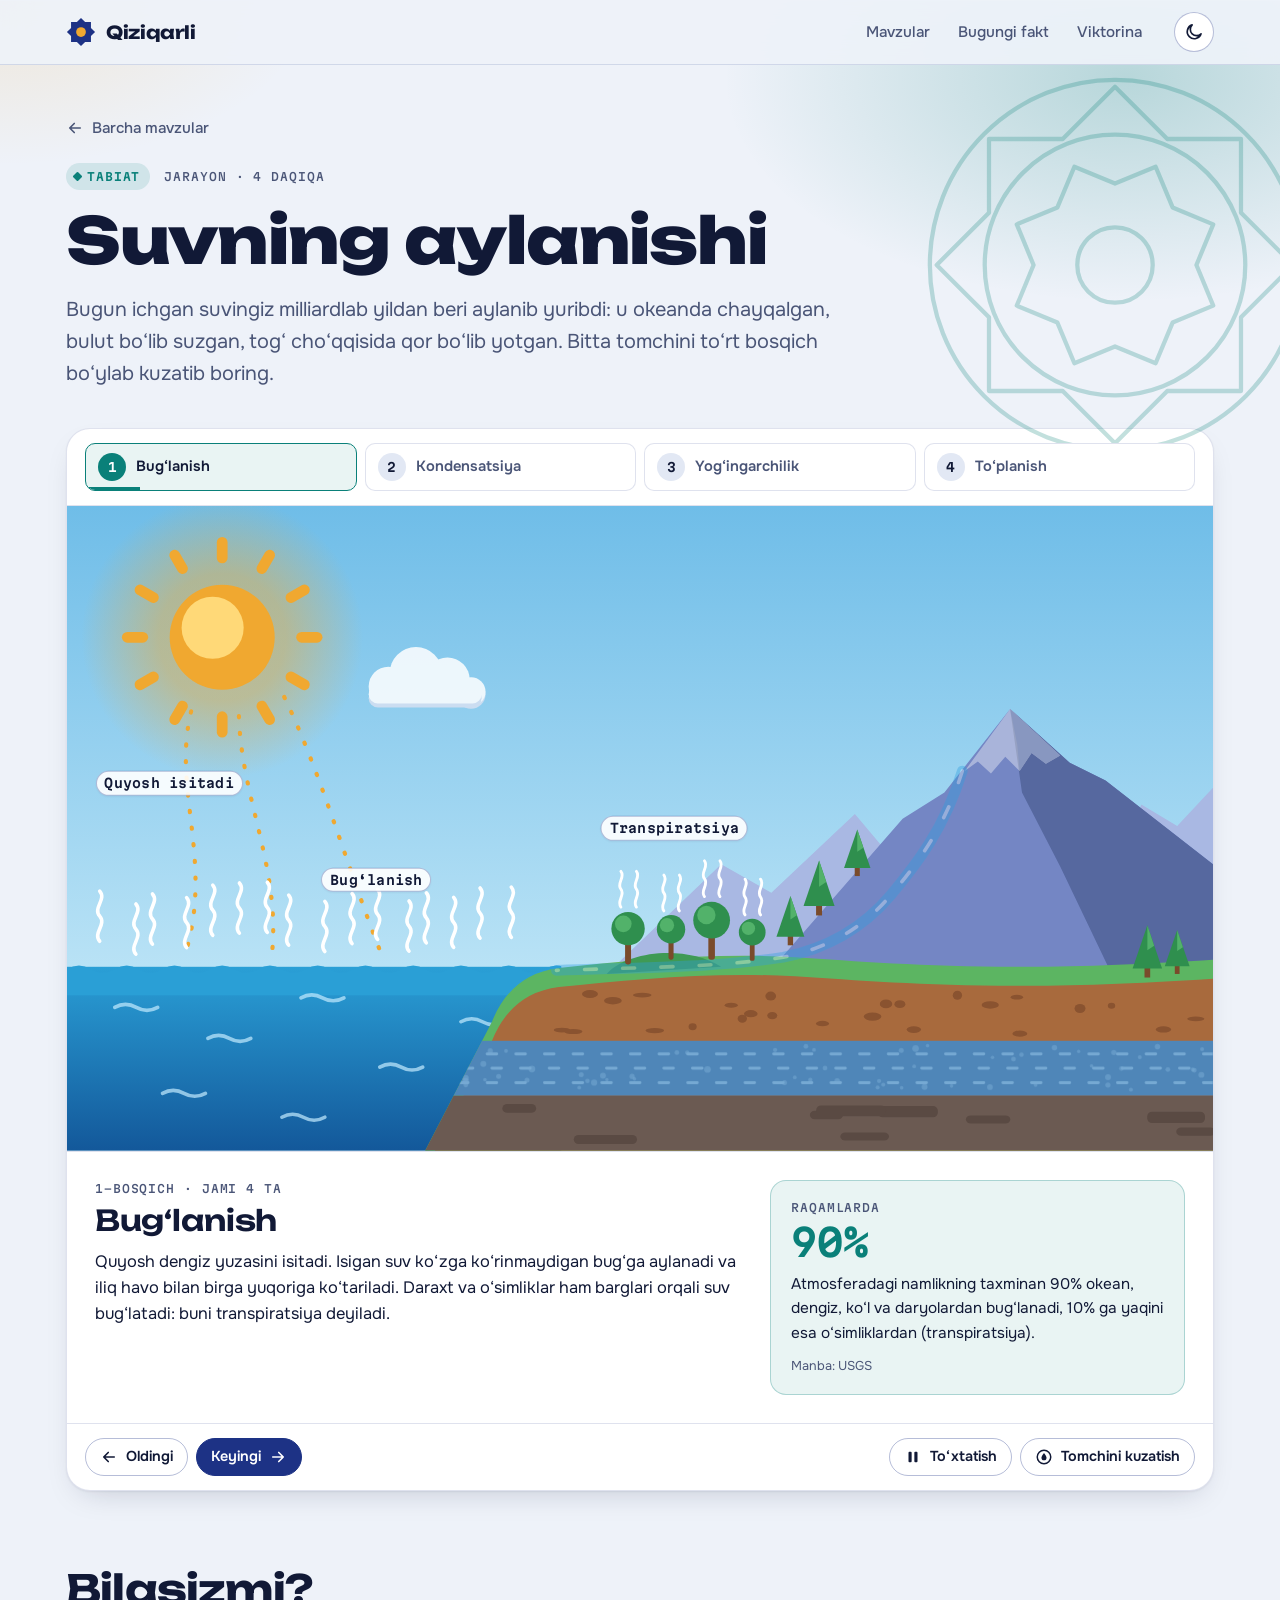
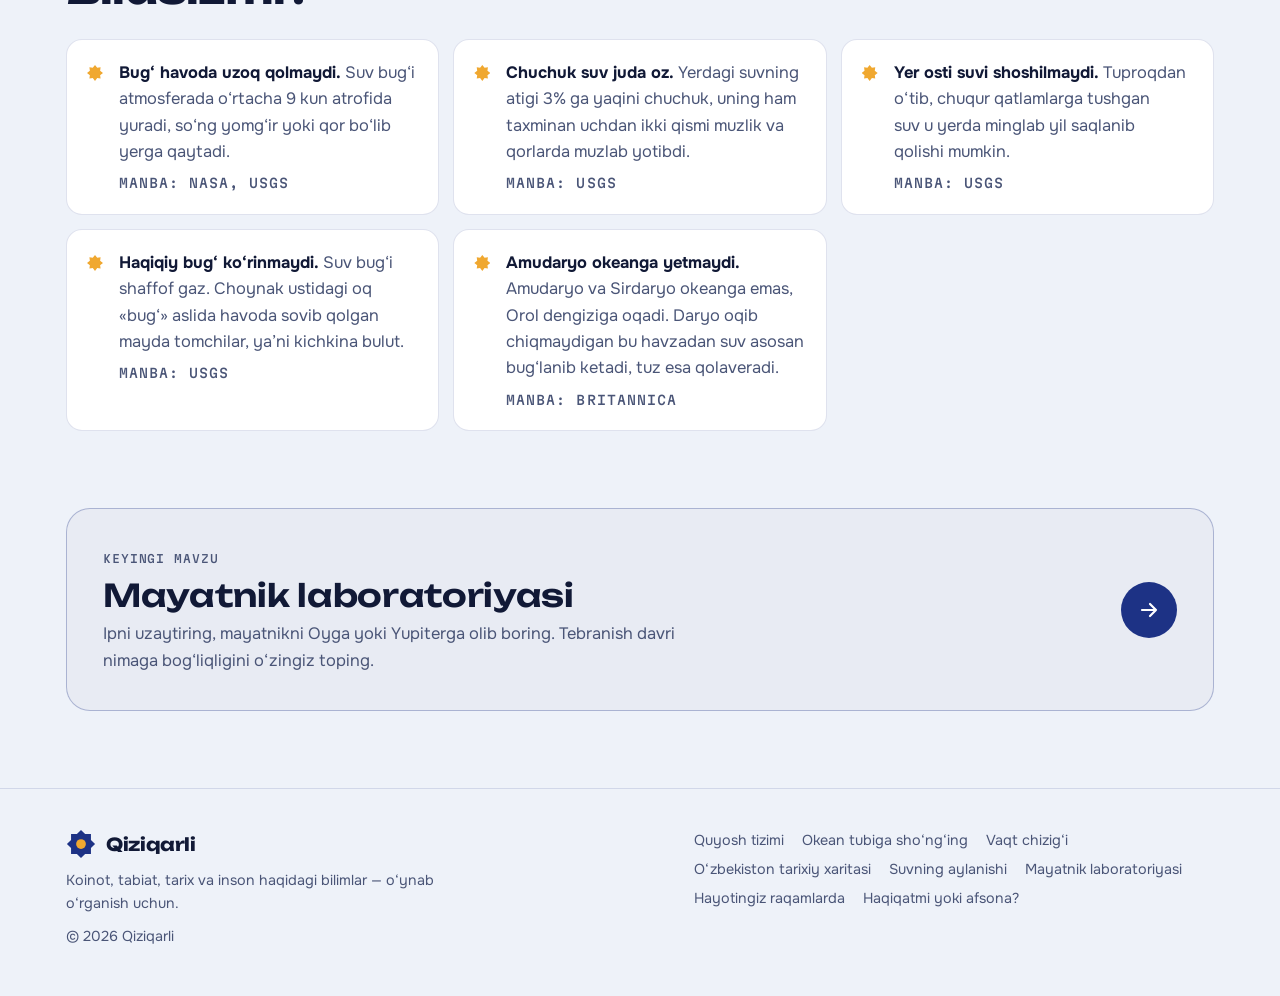
<file: mavzular/suv-aylanishi.html>
<!doctype html>
<html lang="uz">
<head>
  <meta charset="utf-8">
  <meta name="viewport" content="width=device-width, initial-scale=1, viewport-fit=cover">
  <title>Suvning aylanishi · Qiziqarli</title>
  <meta name="description" content="Bitta tomchini bug‘lanish, kondensatsiya, yog‘ingarchilik va to‘planish bosqichlari bo‘ylab jonli sxemada kuzating.">
  <link rel="icon" href="../assets/img/favicon.svg" type="image/svg+xml">
  <link rel="preconnect" href="https://fonts.googleapis.com">
  <link rel="preconnect" href="https://fonts.gstatic.com" crossorigin>
  <link rel="stylesheet" href="https://fonts.googleapis.com/css2?family=Martian+Mono:wght@400;500;600&family=Onest:wght@400;500;600;700&family=Unbounded:wght@500;600;700;800&display=swap">
  <link rel="stylesheet" href="../assets/css/main.css">
  <script>try{var t=localStorage.getItem("qz-theme");if(t)document.documentElement.setAttribute("data-theme",t)}catch(e){}</script>
  <style>
    /* ---------- Sahna ranglari (kunduzgi) ---------- */
    :root {
      --osmon-1: #6fbde8;
      --osmon-2: #d6f1fb;
      --quyosh: var(--zafaron-yorqin);
      --quyosh-2: #ffd978;
      --dengiz-1: #2a9fd6;
      --dengiz-2: #13589a;
      --tolqin: #c4ecff;
      --yer-1: #5cb562;
      --yer-2: #3f9a55;
      --tuproq-1: #a86a3d;
      --tuproq-2: #8a5330;
      --suv-osti: #4f86b8;
      --suv-osti-2: #b8e4ff;
      --tosh: #6b5a52;
      --tosh-2: #5a4a43;
      --tog-1: #7486c4;
      --tog-2: #56689f;
      --tog-3: #a9b8e3;
      --qor: #ffffff;
      --qor-2: #dbe4f6;
      --bulut-1: #ffffff;
      --bulut-soya: #d6e0f2;
      --bulut-2: #8390b4;
      --bulut-3: #6b779c;
      --daryo: #2f9fe0;
      --daryo-oq: #d2f0ff;
      --bug: #ffffff;
      --yomgir: #2a7bd0;
      --qor-uchqun: #ffffff;
      --barg-1: #2f8f4e;
      --barg-2: #52b26a;
      --tana: #7a4b2b;
      --tomchi: #1fb4ec;
      --tomchi-chet: #ffffff;
      --harorat: #1d3285;
    }
    @media (prefers-color-scheme: dark) {
      :root:not([data-theme="light"]) {
        --osmon-1: #0e1848;
        --osmon-2: #2b3f8c;
        --quyosh-2: #ffd98a;
        --dengiz-1: #1c6ea3;
        --dengiz-2: #0a305c;
        --tolqin: #86ccf2;
        --yer-1: #2f7d4f;
        --yer-2: #25643f;
        --tuproq-1: #6e4a33;
        --tuproq-2: #5a3b28;
        --suv-osti: #2f5f8f;
        --suv-osti-2: #9ad6ff;
        --tosh: #3c3340;
        --tosh-2: #322a36;
        --tog-1: #4b5796;
        --tog-2: #38427c;
        --tog-3: #2d3b7a;
        --qor: #e8eeff;
        --qor-2: #b8c4ec;
        --bulut-1: #dde4fb;
        --bulut-soya: #b6c2e8;
        --bulut-2: #7581ad;
        --bulut-3: #5d6895;
        --daryo: #3aa9e8;
        --daryo-oq: #c6ecff;
        --bug: #e2eaff;
        --yomgir: #85c8ff;
        --qor-uchqun: #f2f5ff;
        --barg-1: #2a7a48;
        --barg-2: #3d9c5e;
        --tana: #5b3a24;
        --tomchi: #52d4ff;
        --tomchi-chet: #0a1130;
        --harorat: #e9edfb;
      }
    }
    :root[data-theme="dark"] {
      --osmon-1: #0e1848;
      --osmon-2: #2b3f8c;
      --quyosh-2: #ffd98a;
      --dengiz-1: #1c6ea3;
      --dengiz-2: #0a305c;
      --tolqin: #86ccf2;
      --yer-1: #2f7d4f;
      --yer-2: #25643f;
      --tuproq-1: #6e4a33;
      --tuproq-2: #5a3b28;
      --suv-osti: #2f5f8f;
      --suv-osti-2: #9ad6ff;
      --tosh: #3c3340;
      --tosh-2: #322a36;
      --tog-1: #4b5796;
      --tog-2: #38427c;
      --tog-3: #2d3b7a;
      --qor: #e8eeff;
      --qor-2: #b8c4ec;
      --bulut-1: #dde4fb;
      --bulut-soya: #b6c2e8;
      --bulut-2: #7581ad;
      --bulut-3: #5d6895;
      --daryo: #3aa9e8;
      --daryo-oq: #c6ecff;
      --bug: #e2eaff;
      --yomgir: #85c8ff;
      --qor-uchqun: #f2f5ff;
      --barg-1: #2a7a48;
      --barg-2: #3d9c5e;
      --tana: #5b3a24;
      --tomchi: #52d4ff;
      --tomchi-chet: #0a1130;
      --harorat: #e9edfb;
    }

    /* ---------- Bosqich tugmalari ---------- */
    .qadamlar {
      list-style: none;
      margin: 0;
      padding: 0;
      width: 100%;
      display: grid;
      grid-template-columns: repeat(4, minmax(0, 1fr));
      gap: 8px;
    }
    .qadam {
      position: relative;
      overflow: hidden;
      width: 100%;
      min-width: 0;
      display: flex;
      align-items: center;
      gap: 10px;
      padding: 9px 12px;
      border-radius: var(--r-s);
      border: 1.5px solid var(--chiziq);
      background: var(--sirt);
      color: var(--siyoh-2);
      font: 600 0.92rem/1.2 var(--f-body);
      text-align: left;
      cursor: pointer;
      transition: border-color 0.2s, background 0.2s, color 0.2s;
    }
    .qadam:hover { color: var(--siyoh); border-color: var(--chiziq-kuchli); }
    .qadam__n {
      flex: none;
      display: grid;
      place-items: center;
      width: 28px;
      height: 28px;
      border-radius: 50%;
      background: var(--sirt-2);
      color: var(--siyoh);
      font: 600 0.78rem/1 var(--f-mono);
      transition: background 0.2s, color 0.2s;
    }
    .qadam__nom { min-width: 0; overflow-wrap: anywhere; }
    .qadam[aria-pressed="true"] {
      color: var(--siyoh);
      border-color: var(--firuza);
      background: color-mix(in srgb, var(--firuza) 9%, var(--sirt));
    }
    .qadam[aria-pressed="true"] .qadam__n { background: var(--firuza); color: var(--ustida); }
    .qadam__vaqt {
      position: absolute;
      left: 0;
      bottom: 0;
      height: 3px;
      width: 100%;
      background: var(--firuza);
      transform-origin: 0 50%;
      transform: scaleX(var(--t, 0));
    }

    /* ---------- Sahna ---------- */
    .sahna { position: relative; background: var(--osmon-2); container-type: inline-size; }
    .sahna__svg { display: block; width: 100%; height: auto; }

    .st-osmon-1 { stop-color: var(--osmon-1); }
    .st-osmon-2 { stop-color: var(--osmon-2); }
    .st-dengiz-1 { stop-color: var(--dengiz-1); }
    .st-dengiz-2 { stop-color: var(--dengiz-2); }
    .st-nur { stop-color: var(--quyosh); }

    .osmon { fill: url(#g-osmon); }
    .quyosh-halo { fill: url(#g-nur); }
    .quyosh-disk { fill: var(--quyosh); }
    .quyosh-ich { fill: var(--quyosh-2); }
    .nur { fill: var(--quyosh); }
    .issiqlik path { fill: none; stroke: var(--quyosh); stroke-width: 3.5; stroke-linecap: round; stroke-dasharray: 1 13; }
    .tog-uzoq { fill: var(--tog-3); }
    .tog-yuz { fill: var(--tog-1); }
    .tog-soya { fill: var(--tog-2); }
    .qor-yuz { fill: var(--qor); }
    .qor-soya { fill: var(--qor-2); }
    .dengiz { fill: url(#g-dengiz); }
    .tolqin { fill: var(--dengiz-1); }
    .tolqin-chiziq { fill: none; stroke: var(--tolqin); stroke-width: 3; stroke-linecap: round; opacity: 0.7; }
    .yer-ust { fill: var(--yer-1); }
    .yer-tepa { fill: var(--yer-2); }
    .tuproq { fill: var(--tuproq-1); }
    .tuproq-tosh { fill: var(--tuproq-2); }
    .suv-qatlam { fill: var(--suv-osti); }
    .tosh { fill: var(--tosh); }
    .tosh-2 { fill: var(--tosh-2); }
    .gw-nuqta { fill: var(--suv-osti-2); opacity: 0.55; }
    .gw-oqim { fill: none; stroke: var(--suv-osti-2); stroke-width: 2.5; stroke-linecap: round; stroke-dasharray: 8 16; }
    .singish-tomchi { fill: var(--daryo-oq); }
    .daryo-yuz { fill: none; stroke: var(--daryo); stroke-width: 9; stroke-linecap: round; stroke-linejoin: round; }
    .daryo-oqim { fill: none; stroke: var(--daryo-oq); stroke-width: 3; stroke-linecap: round; stroke-dasharray: 10 22; }
    .tana { fill: var(--tana); }
    .barg-1 { fill: var(--barg-1); }
    .barg-2 { fill: var(--barg-2); }
    .bug-iz { fill: none; stroke: var(--bug); stroke-width: 3; stroke-linecap: round; }
    .transp-iz { fill: none; stroke: var(--bug); stroke-width: 2.4; stroke-linecap: round; }
    .harorat-chiziq { stroke: var(--harorat); stroke-width: 2; stroke-dasharray: 4 6; opacity: 0.55; }
    .harorat-belgi { stroke: var(--harorat); stroke-width: 2.5; stroke-linecap: round; opacity: 0.75; }
    .harorat-uch { fill: var(--harorat); opacity: 0.75; }
    .bulut-tana { fill: var(--bulut-1); transition: fill 2s ease; }
    .bulut-soya { fill: var(--bulut-soya); transition: fill 2s ease; }
    .bulut.is-qora .bulut-tana { fill: var(--bulut-2); }
    .bulut.is-qora .bulut-soya { fill: var(--bulut-3); }
    .yomgir-tomchi { stroke: var(--yomgir); stroke-width: 3; stroke-linecap: round; }
    .qor-uchqun { fill: var(--qor-uchqun); }
    .tomchi-halqa { fill: none; stroke: var(--zafaron-yorqin); stroke-width: 3; }
    .tomchi-shakl { fill: var(--tomchi); stroke: var(--tomchi-chet); stroke-width: 2; }

    /* Bulut harakati */
    .bulut {
      transition: transform 2.6s var(--ease-out), opacity 1.2s ease;
    }
    #qor-qopqoq {
      transform-origin: 790px 170px;
      transition: transform 2.4s var(--ease-out), opacity 0.6s;
    }
    #qor-qopqoq.is-katta { transform: scale(1.14); }

    /* Ajratib ko‘rsatish: faol bosqich elementlari to‘liq, qolganlari xira */
    .akt { transition: opacity 0.6s ease; }
    .akt:not(.is-on) { opacity: 0.38; }
    .fx { transition: opacity 0.6s ease; }
    .fx:not(.is-on) { opacity: 0; }
    .fx:not(.is-on) .anim,
    .akt:not(.is-on) .anim,
    .sahna.is-tinch .anim { animation-play-state: paused; }

    /* Animatsiyalar */
    @keyframes aylan { to { transform: rotate(360deg); } }
    @keyframes kotaril {
      0% { transform: translateY(0); opacity: 0; }
      20% { opacity: 0.9; }
      75% { opacity: 0.6; }
      100% { transform: translateY(var(--d, -160px)); opacity: 0; }
    }
    @keyframes tush {
      0% { transform: translate(0, 0); opacity: 0; }
      12% { opacity: 1; }
      85% { opacity: 1; }
      100% { transform: translate(var(--sx, 0px), var(--d, 200px)); opacity: 0; }
    }
    @keyframes oqim { to { stroke-dashoffset: var(--o, -32); } }
    @keyframes tolqin { to { transform: translateX(40px); } }
    @keyframes halqa {
      0%, 100% { transform: scale(1); opacity: 0.9; }
      50% { transform: scale(1.35); opacity: 0.35; }
    }
    .nurlar.anim { animation: aylan 60s linear infinite; }
    .bug-iz.anim, .transp-iz.anim { animation: kotaril var(--dur, 5s) linear infinite; animation-delay: var(--del, 0s); }
    .yomgir-tomchi.anim,
    .qor-uchqun.anim,
    .singish-tomchi.anim { animation: tush var(--dur, 1s) linear infinite; animation-delay: var(--del, 0s); }
    .issiqlik path.anim { --o: -28; animation: oqim 1.1s linear infinite; }
    .daryo-oqim.anim { --o: -64; animation: oqim 1.6s linear infinite; }
    .gw-oqim.anim { --o: -48; animation: oqim 3s linear infinite; }
    .tolqin.anim { animation: tolqin 3.2s linear infinite; }
    .tomchi-halqa { transform-box: fill-box; transform-origin: center; animation: halqa 1.6s ease-in-out infinite; }
    .tomchi { display: none; }
    .tomchi.is-on { display: inline; }
    .tomchi .t-molekula { display: none; }
    .tomchi.is-bug .t-molekula { display: inline; }
    .tomchi.is-bug .t-tomchi { display: none; }

    @media (prefers-reduced-motion: reduce) {
      .sahna .anim,
      .tomchi-halqa { animation: none !important; }
    }

    /* Sahnadagi yorliqlar (HTML, kichik ekranda ham o‘qiladi) */
    .yorliqlar { position: absolute; inset: 0; pointer-events: none; }
    .yorliq {
      position: absolute;
      transform: translate(-50%, -50%);
      font: 600 0.62rem/1.15 var(--f-mono);
      font-size: clamp(0.55rem, 1.2cqi, 0.8rem);
      letter-spacing: 0.02em;
      color: var(--siyoh);
      background: color-mix(in srgb, var(--sirt) 90%, transparent);
      border: 1px solid var(--chiziq-kuchli);
      padding: 0.3em 0.6em;
      border-radius: 999px;
      white-space: nowrap;
      box-shadow: var(--soya);
      transition: opacity 0.4s ease, visibility 0.4s;
    }
    .yorliq--chap { transform: translate(0, -50%); }
    .yorliq:not(.is-on) { opacity: 0; visibility: hidden; }
    @container (max-width: 560px) {
      .yorliq--keng { display: none; }
    }

    /* ---------- Tavsif paneli ---------- */
    .tavsif {
      display: grid;
      grid-template-columns: minmax(0, 1.55fr) minmax(0, 1fr);
      gap: 20px 32px;
      padding: clamp(18px, 2.4vw, 28px);
      border-top: 1px solid var(--chiziq);
    }
    .tavsif__matn { min-width: 0; }
    .tavsif__matn h3 {
      font-size: clamp(1.35rem, 1.05rem + 1vw, 1.8rem);
      margin: 8px 0 12px;
    }
    .tavsif__matn p:last-child { max-width: 62ch; }
    .fakt {
      min-width: 0;
      align-self: start;
      padding: 18px 20px;
      border-radius: var(--r-m);
      background: color-mix(in srgb, var(--firuza) 9%, var(--sirt));
      border: 1px solid color-mix(in srgb, var(--firuza) 28%, transparent);
    }
    .fakt__son {
      font: 600 clamp(1.7rem, 1.3rem + 1.4vw, 2.35rem)/1.1 var(--f-mono);
      font-variant-numeric: tabular-nums;
      color: var(--firuza);
      margin: 6px 0 8px;
      overflow-wrap: anywhere;
    }
    .fakt__matn { font-size: 0.96rem; }
    .fakt__manba { margin-top: 10px; font-size: 0.8rem; color: var(--siyoh-2); }

    /* ---------- Boshqaruv ---------- */
    .boshqaruv { justify-content: space-between; }
    .boshqaruv__guruh { display: flex; flex-wrap: wrap; gap: 8px; min-width: 0; }
    .btn[aria-pressed="true"] {
      --btn-bg: color-mix(in srgb, var(--zafaron-yorqin) 22%, var(--sirt));
      border-color: var(--zafaron-yorqin);
    }
    #ijro .i-pause,
    #ijro.is-playing .i-play { display: none; }
    #ijro.is-playing .i-pause { display: block; }
    .kuzatish-izoh {
      padding: 0 18px 16px;
      margin-top: -4px;
      font-size: 0.9rem;
      color: var(--siyoh-2);
      display: flex;
      gap: 10px;
      align-items: flex-start;
    }
    .kuzatish-izoh[hidden] { display: none; }
    .kuzatish-izoh svg { flex: none; width: 22px; height: 22px; margin-top: 1px; }
    .kuzatish-izoh .h { fill: none; stroke: var(--zafaron-yorqin); stroke-width: 2.5; }
    .kuzatish-izoh .d { fill: var(--tomchi); }
    .kuzatish-izoh span { min-width: 0; }

    .fakt-manba { margin-top: 8px; font-size: 0.8rem; }

    @media (max-width: 760px) {
      .qadamlar { grid-template-columns: repeat(2, minmax(0, 1fr)); }
      .tavsif { grid-template-columns: minmax(0, 1fr); }
    }
    @media (max-width: 420px) {
      .stage__bar { padding: 12px; }
      .qadam { padding: 8px 9px; gap: 8px; font-size: 0.86rem; }
      .qadam__n { width: 24px; height: 24px; }
      .boshqaruv .btn--small { padding: 6px 12px; }
    }
  </style>
</head>
<body data-root="../" data-topic="suv-aylanishi">
  <a class="skip-link" href="#asosiy">Asosiy qismga o‘tish</a>

  <header class="topbar">
    <div class="wrap topbar__in">
      <a class="brand" href="../index.html">
        <svg class="brand__mark" viewBox="0 0 32 32" aria-hidden="true"><path class="s" d="M31 16 26.61 20.39 26.61 26.61 20.39 26.61 16 31 11.61 26.61 5.39 26.61 5.39 20.39 1 16 5.39 11.61 5.39 5.39 11.61 5.39 16 1 20.39 5.39 26.61 5.39 26.61 11.61Z"/><circle class="c" cx="16" cy="16" r="5.2"/></svg>
        Qiziqarli
      </a>
      <nav class="nav" aria-label="Asosiy menyu">
        <a href="../index.html#mavzular">Mavzular</a>
        <a class="nav__extra" href="../index.html#fakt">Bugungi fakt</a>
        <a href="viktorina.html">Viktorina</a>
      </nav>
      <button class="theme-btn" type="button" data-theme-toggle aria-label="Tungi rejimga o‘tish">
        <svg class="i-moon" viewBox="0 0 24 24" fill="none" stroke="currentColor" stroke-width="2" stroke-linecap="round" stroke-linejoin="round" aria-hidden="true"><path d="M20.5 14.2A8.5 8.5 0 1 1 9.8 3.5a6.8 6.8 0 0 0 10.7 10.7z"/></svg>
        <svg class="i-sun" viewBox="0 0 24 24" fill="none" stroke="currentColor" stroke-width="2" stroke-linecap="round" aria-hidden="true"><circle cx="12" cy="12" r="4.2"/><path d="M12 2.5v2.2M12 19.3v2.2M2.5 12h2.2M19.3 12h2.2M5.3 5.3l1.6 1.6M17.1 17.1l1.6 1.6M5.3 18.7l1.6-1.6M17.1 6.9l1.6-1.6"/></svg>
      </button>
    </div>
  </header>

  <main id="asosiy">
    <section class="wrap topic-hero">
      <a class="back-link" href="../index.html#mavzular">
        <svg viewBox="0 0 24 24" fill="none" stroke="currentColor" stroke-width="2.2" stroke-linecap="round" stroke-linejoin="round" aria-hidden="true"><path d="M19 12H5M11 6l-6 6 6 6"/></svg>
        Barcha mavzular
      </a>
      <div class="topic-meta">
        <span class="tag" data-cat="tabiat">Tabiat</span>
        <span class="label">Jarayon · 4 daqiqa</span>
      </div>
      <h1>Suvning aylanishi</h1>
      <p class="lead">Bugun ichgan suvingiz milliardlab yildan beri aylanib yuribdi: u okeanda chayqalgan, bulut bo‘lib suzgan, tog‘ cho‘qqisida qor bo‘lib yotgan. Bitta tomchini to‘rt bosqich bo‘ylab kuzatib boring.</p>
    </section>

    <section class="wrap" aria-labelledby="jarayon-sarlavha">
      <h2 id="jarayon-sarlavha" class="sr-only">Suvning aylanishi bosqichlari</h2>
      <div class="stage">
        <div class="stage__bar stage__bar--top">
          <ol class="qadamlar" aria-label="Bosqichni tanlang">
            <li><button class="qadam" type="button" id="qadam-1" data-qadam="0" aria-pressed="true"><span class="qadam__n">1</span><span class="qadam__nom">Bug‘lanish</span><span class="qadam__vaqt" aria-hidden="true"></span></button></li>
            <li><button class="qadam" type="button" id="qadam-2" data-qadam="1" aria-pressed="false"><span class="qadam__n">2</span><span class="qadam__nom">Kondensatsiya</span><span class="qadam__vaqt" aria-hidden="true"></span></button></li>
            <li><button class="qadam" type="button" id="qadam-3" data-qadam="2" aria-pressed="false"><span class="qadam__n">3</span><span class="qadam__nom">Yog‘ingarchilik</span><span class="qadam__vaqt" aria-hidden="true"></span></button></li>
            <li><button class="qadam" type="button" id="qadam-4" data-qadam="3" aria-pressed="false"><span class="qadam__n">4</span><span class="qadam__nom">To‘planish</span><span class="qadam__vaqt" aria-hidden="true"></span></button></li>
          </ol>
        </div>

        <div class="sahna" id="sahna">
          <svg class="sahna__svg" id="sahna-svg" viewBox="0 0 960 540" role="img" aria-labelledby="sahna-nom sahna-tavsif">
            <title id="sahna-nom">Suvning aylanishi sxemasi</title>
            <desc id="sahna-tavsif">Chapda quyosh va dengiz, o‘ngda qorli tog‘. Dengizdan bug‘ ko‘tariladi, bulut tog‘ tomon suzadi, tog‘ga yomg‘ir va qor yog‘adi, daryo suvni yana dengizga olib boradi, bir qismi esa yer ostiga singadi.</desc>
            <defs>
              <linearGradient id="g-osmon" x1="0" y1="0" x2="0" y2="1">
                <stop offset="0" class="st-osmon-1"/>
                <stop offset="1" class="st-osmon-2"/>
              </linearGradient>
              <linearGradient id="g-dengiz" x1="0" y1="0" x2="0" y2="1">
                <stop offset="0" class="st-dengiz-1"/>
                <stop offset="1" class="st-dengiz-2"/>
              </linearGradient>
              <radialGradient id="g-nur">
                <stop offset="0.45" class="st-nur" stop-opacity="0.45"/>
                <stop offset="1" class="st-nur" stop-opacity="0"/>
              </radialGradient>
              <clipPath id="clip-yer">
                <path d="M300 540 L356 432 Q372 392 412 387 C470 381 540 374 610 378 C690 383 780 392 960 380 L960 540 Z"/>
              </clipPath>
              <clipPath id="clip-dengiz">
                <rect x="0" y="370" width="414" height="40"/>
              </clipPath>
            </defs>

            <rect class="osmon" width="960" height="540"/>

            <!-- Quyosh -->
            <g id="quyosh" class="akt" data-s="1">
              <circle class="quyosh-halo" cx="130" cy="110" r="118"/>
              <g transform="translate(130 110)"><g class="nurlar anim" id="nurlar"></g></g>
              <circle class="quyosh-disk" cx="130" cy="110" r="44"/>
              <circle class="quyosh-ich" cx="122" cy="102" r="26"/>
            </g>
            <g id="issiqlik" class="issiqlik fx" data-s="1">
              <path class="anim" d="M104 172 C 88 236, 122 296, 100 372"/>
              <path class="anim" d="M144 176 C 146 244, 178 302, 172 372"/>
              <path class="anim" d="M182 160 C 212 222, 234 300, 262 372"/>
            </g>

            <!-- Tog‘lar -->
            <polygon class="tog-uzoq" points="452,392 548,300 590,324 660,258 724,334 736,392"/>
            <polygon class="tog-uzoq" points="842,392 900,250 930,268 960,236 960,392"/>
            <polygon class="tog-yuz" points="585,394 700,262 735,240 790,170 840,215 870,230 960,300 960,394"/>
            <polygon class="tog-soya" points="790,170 800,240 832,302 876,394 960,394 960,300 870,230 840,215"/>
            <g id="qor-qopqoq" class="akt" data-s="3">
              <polygon class="qor-yuz" points="790,170 832,209 820,216 808,207 798,222 786,210 774,224 763,214 752,222"/>
              <polygon class="qor-soya" points="790,170 832,209 820,216 808,207 798,222 796,200"/>
            </g>

            <!-- Dengiz -->
            <rect class="dengiz" x="0" y="386" width="414" height="154"/>
            <g clip-path="url(#clip-dengiz)">
              <path class="tolqin anim" id="tolqin" d=""/>
            </g>
            <g id="tolqin-chiziqlar"></g>

            <!-- Quruqlik va kesim -->
            <path class="yer-ust" d="M300 540 L356 432 Q372 392 412 387 C470 381 540 374 610 378 C690 383 780 392 960 380 L960 540 Z"/>
            <g clip-path="url(#clip-yer)">
              <path class="tuproq" transform="translate(0 16)" d="M300 540 L356 432 Q372 392 412 387 C470 381 540 374 610 378 C690 383 780 392 960 380 L960 540 Z"/>
              <g id="tuproq-toshlar"></g>
              <rect class="suv-qatlam" x="0" y="448" width="960" height="46"/>
              <rect class="tosh" x="0" y="494" width="960" height="46"/>
              <g id="tosh-bolak"></g>
              <g id="yer-osti" class="akt" data-s="4">
                <g id="gw-nuqtalar"></g>
                <path class="gw-oqim anim" d="M960 459 L300 459"/>
                <path class="gw-oqim anim" d="M940 471 L300 471" style="animation-delay:-1s"/>
                <path class="gw-oqim anim" d="M960 483 L300 483" style="animation-delay:-2s"/>
              </g>
              <g id="singish" class="fx" data-s="4"></g>
            </g>
            <path class="yer-tepa" d="M452 392 C 470 372, 520 368, 548 386 Z"/>

            <!-- Daryo -->
            <g id="daryo" class="akt" data-s="4">
              <path class="daryo-yuz" id="daryo-yol" d="M750 222 C735 270 712 300 690 326 C668 352 640 370 600 378 C548 386 500 386 410 389"/>
              <path class="daryo-oqim anim" d="M750 222 C735 270 712 300 690 326 C668 352 640 370 600 378 C548 386 500 386 410 389"/>
            </g>

            <!-- O‘simliklar -->
            <g id="daraxtlar" class="akt" data-s="1"></g>
            <g id="transp" class="fx" data-s="1"></g>

            <!-- Bug‘ -->
            <g id="bug" class="fx" data-s="1 2"></g>

            <!-- Balandlik va harorat -->
            <g id="harorat" class="fx" data-s="2">
              <line class="harorat-chiziq" x1="36" y1="386" x2="36" y2="118"/>
              <line class="harorat-belgi" x1="28" y1="386" x2="44" y2="386"/>
              <line class="harorat-belgi" x1="28" y1="266" x2="44" y2="266"/>
              <line class="harorat-belgi" x1="28" y1="146" x2="44" y2="146"/>
              <polygon class="harorat-uch" points="36,104 29,118 43,118"/>
            </g>

            <!-- Bulut -->
            <g id="bulut" class="bulut" style="transform: translate(300px, 150px) scale(0.55)">
              <circle class="bulut-soya" cx="70" cy="14" r="22"/>
              <circle class="bulut-tana" cx="-56" cy="2" r="30"/>
              <circle class="bulut-tana" cx="-14" cy="-18" r="40"/>
              <circle class="bulut-tana" cx="34" cy="-8" r="34"/>
              <circle class="bulut-tana" cx="70" cy="10" r="22"/>
              <rect class="bulut-soya" x="-86" y="6" width="172" height="28" rx="14"/>
              <rect class="bulut-tana" x="-86" y="0" width="172" height="28" rx="14"/>
            </g>

            <!-- Yog‘in -->
            <g id="yomgir" class="fx" data-s="3"></g>
            <g id="qor" class="fx" data-s="3"></g>

            <!-- Kuzatiladigan tomchi -->
            <g id="tomchi" class="tomchi" transform="translate(250 400)">
              <circle class="tomchi-halqa" r="17"/>
              <g class="t-tomchi"><path class="tomchi-shakl" d="M0 -13 C5 -6 9 -1 9 4 A9 9 0 0 1 -9 4 C-9 -1 -5 -6 0 -13 Z"/></g>
              <g class="t-molekula">
                <circle class="tomchi-shakl" cx="-7" cy="6" r="4.5"/>
                <circle class="tomchi-shakl" cx="7" cy="6" r="4.5"/>
                <circle class="tomchi-shakl" cx="0" cy="0" r="7.5"/>
              </g>
            </g>
          </svg>

          <div class="yorliqlar" aria-hidden="true">
            <span class="yorliq yorliq--chap yorliq--keng" data-s="1" style="left:2.5%;top:43%">Quyosh isitadi</span>
            <span class="yorliq" data-s="1" style="left:27%;top:58%">Bug‘lanish</span>
            <span class="yorliq" data-s="1" style="left:53%;top:50%">Transpiratsiya</span>
            <span class="yorliq yorliq--chap" data-s="2" style="left:63.5%;top:20%">Bulut</span>
            <span class="yorliq yorliq--chap yorliq--keng" data-s="2" style="left:5.6%;top:67%">Dengiz sathi</span>
            <span class="yorliq yorliq--chap" data-s="2" style="left:5.6%;top:49.3%">1 000 m · −6,5 °C</span>
            <span class="yorliq yorliq--chap" data-s="2" style="left:5.6%;top:27%">2 000 m · −13 °C</span>
            <span class="yorliq" data-s="3" style="left:60%;top:36%">Yomg‘ir</span>
            <span class="yorliq" data-s="3" style="left:93%;top:30%">Qor</span>
            <span class="yorliq yorliq--keng" data-s="4" style="left:56%;top:79%">Tuproqqa singish</span>
            <span class="yorliq" data-s="4" style="left:76%;top:87%">Yer osti suvi</span>
            <span class="yorliq" data-s="4" style="left:66%;top:61%">Daryo</span>
            <span class="yorliq" data-s="4" style="left:17%;top:86%">Dengiz</span>
          </div>
        </div>

        <div class="tavsif" id="tavsif">
          <div class="tavsif__matn" aria-live="polite" aria-atomic="true">
            <p class="label" id="tavsif-raqam">1-bosqich · jami 4 ta</p>
            <h3 id="tavsif-sarlavha">Bug‘lanish</h3>
            <p id="tavsif-matn">Quyosh dengiz yuzasini isitadi. Isigan suv ko‘zga ko‘rinmaydigan bug‘ga aylanadi va iliq havo bilan birga yuqoriga ko‘tariladi. Daraxt va o‘simliklar ham barglari orqali suv bug‘latadi: buni transpiratsiya deyiladi.</p>
          </div>
          <div class="fakt">
            <p class="label">Raqamlarda</p>
            <p class="fakt__son" id="fakt-son">90%</p>
            <p class="fakt__matn" id="fakt-matn">Atmosferadagi namlikning taxminan 90% okean, dengiz, ko‘l va daryolardan bug‘lanadi, 10% ga yaqini esa o‘simliklardan (transpiratsiya).</p>
            <p class="fakt__manba" id="fakt-manba">Manba: USGS</p>
          </div>
        </div>

        <div class="stage__bar boshqaruv">
          <div class="boshqaruv__guruh">
            <button class="btn btn--ghost btn--small" type="button" id="oldingi">
              <svg viewBox="0 0 24 24" fill="none" stroke="currentColor" stroke-width="2.2" stroke-linecap="round" stroke-linejoin="round" aria-hidden="true"><path d="M19 12H5M11 6l-6 6 6 6"/></svg>
              Oldingi
            </button>
            <button class="btn btn--small" type="button" id="keyingi">
              Keyingi
              <svg viewBox="0 0 24 24" fill="none" stroke="currentColor" stroke-width="2.2" stroke-linecap="round" stroke-linejoin="round" aria-hidden="true"><path d="M5 12h14M13 6l6 6-6 6"/></svg>
            </button>
          </div>
          <div class="boshqaruv__guruh">
            <button class="btn btn--ghost btn--small" type="button" id="ijro">
              <svg class="i-play" viewBox="0 0 24 24" fill="currentColor" aria-hidden="true"><path d="M8 5.5v13a1 1 0 0 0 1.5.86l10.4-6.5a1 1 0 0 0 0-1.72L9.5 4.64A1 1 0 0 0 8 5.5z"/></svg>
              <svg class="i-pause" viewBox="0 0 24 24" fill="currentColor" aria-hidden="true"><rect x="6" y="5" width="4.2" height="14" rx="1.2"/><rect x="13.8" y="5" width="4.2" height="14" rx="1.2"/></svg>
              <span id="ijro-matn">Avtomatik ijro</span>
            </button>
            <button class="btn btn--ghost btn--small" type="button" id="kuzatish" aria-pressed="false" aria-describedby="kuzatish-izoh">
              <svg viewBox="0 0 24 24" fill="none" stroke="currentColor" stroke-width="2" aria-hidden="true"><circle cx="12" cy="12" r="9"/><path d="M12 6.5c2.2 2.9 3.4 4.8 3.4 6.6a3.4 3.4 0 0 1-6.8 0c0-1.8 1.2-3.7 3.4-6.6z" fill="currentColor" stroke="none"/></svg>
              Tomchini kuzatish
            </button>
          </div>
        </div>
        <p class="kuzatish-izoh" id="kuzatish-izoh" hidden>
          <svg viewBox="0 0 24 24" aria-hidden="true"><circle class="h" cx="12" cy="12" r="9.5"/><path class="d" d="M12 5.5c2.4 3 3.8 5.1 3.8 7a3.8 3.8 0 0 1-7.6 0c0-1.9 1.4-4 3.8-7z"/></svg>
          <span>Sariq halqadagi tomchini kuzating. Bug‘ holatida u suv molekulasi (H₂O) ko‘rinishida chiziladi, keyin bulut tomchisi, yomg‘ir va daryo suviga aylanib, yana dengizga qaytadi.</span>
        </p>
      </div>
    </section>

    <section class="wrap didyou">
      <h2>Bilasizmi?</h2>
      <ul class="fact-list">
        <li>
          <p><strong>Bug‘ havoda uzoq qolmaydi.</strong> Suv bug‘i atmosferada o‘rtacha 9 kun atrofida yuradi, so‘ng yomg‘ir yoki qor bo‘lib yerga qaytadi.</p>
          <p class="label fakt-manba">Manba: NASA, USGS</p>
        </li>
        <li>
          <p><strong>Chuchuk suv juda oz.</strong> Yerdagi suvning atigi 3% ga yaqini chuchuk, uning ham taxminan uchdan ikki qismi muzlik va qorlarda muzlab yotibdi.</p>
          <p class="label fakt-manba">Manba: USGS</p>
        </li>
        <li>
          <p><strong>Yer osti suvi shoshilmaydi.</strong> Tuproqdan o‘tib, chuqur qatlamlarga tushgan suv u yerda minglab yil saqlanib qolishi mumkin.</p>
          <p class="label fakt-manba">Manba: USGS</p>
        </li>
        <li>
          <p><strong>Haqiqiy bug‘ ko‘rinmaydi.</strong> Suv bug‘i shaffof gaz. Choynak ustidagi oq «bug‘» aslida havoda sovib qolgan mayda tomchilar, ya’ni kichkina bulut.</p>
          <p class="label fakt-manba">Manba: USGS</p>
        </li>
        <li>
          <p><strong>Amudaryo okeanga yetmaydi.</strong> Amudaryo va Sirdaryo okeanga emas, Orol dengiziga oqadi. Daryo oqib chiqmaydigan bu havzadan suv asosan bug‘lanib ketadi, tuz esa qolaveradi.</p>
          <p class="label fakt-manba">Manba: Britannica</p>
        </li>
      </ul>
    </section>

    <section class="wrap next-topic" aria-label="Keyingi mavzu">
      <div data-next-topic></div>
    </section>
  </main>

  <footer class="footer">
    <div class="wrap footer__in">
      <div class="footer__about">
        <a class="brand" href="../index.html">
          <svg class="brand__mark" viewBox="0 0 32 32" aria-hidden="true"><path class="s" d="M31 16 26.61 20.39 26.61 26.61 20.39 26.61 16 31 11.61 26.61 5.39 26.61 5.39 20.39 1 16 5.39 11.61 5.39 5.39 11.61 5.39 16 1 20.39 5.39 26.61 5.39 26.61 11.61Z"/><circle class="c" cx="16" cy="16" r="5.2"/></svg>
          Qiziqarli
        </a>
        <p>Koinot, tabiat, tarix va inson haqidagi bilimlar — o‘ynab o‘rganish uchun.</p>
        <p>© <span data-joriy-yil>2026</span> Qiziqarli</p>
      </div>
      <ul class="footer__links" data-footer-links></ul>
    </div>
  </footer>

  <script src="../assets/js/data.js"></script>
  <script src="../assets/js/common.js"></script>
  <script>
    /* Suvning aylanishi: bosqichlar, sahna effektlari va kuzatiladigan tomchi */
    (function () {
      "use strict";

      var NS = "http://www.w3.org/2000/svg";
      var reduce = QZ.reducedMotion;
      var STEP_MS = 7000;

      /* Takrorlanuvchi tasodif (har safar bir xil manzara) */
      var seed = 20261015;
      function rnd() {
        seed |= 0; seed = seed + 0x6D2B79F5 | 0;
        var t = Math.imul(seed ^ seed >>> 15, 1 | seed);
        t = t + Math.imul(t ^ t >>> 7, 61 | t) ^ t;
        return ((t ^ t >>> 14) >>> 0) / 4294967296;
      }
      function rr(a, b) { return a + rnd() * (b - a); }
      function mk(tag, attrs, parent) {
        var e = document.createElementNS(NS, tag);
        for (var k in attrs) e.setAttribute(k, attrs[k]);
        if (parent) parent.appendChild(e);
        return e;
      }
      function $(id) { return document.getElementById(id); }

      /* Tog‘ sirti (yomg‘ir va qor qayerda to‘xtashini bilish uchun) */
      var RIDGE = [[0, 386], [585, 380], [700, 262], [735, 240], [790, 170], [840, 215], [870, 230], [960, 300]];
      function groundY(x) {
        for (var i = 1; i < RIDGE.length; i++) {
          if (x <= RIDGE[i][0]) {
            var a = RIDGE[i - 1], b = RIDGE[i];
            return a[1] + (b[1] - a[1]) * (x - a[0]) / (b[0] - a[0]);
          }
        }
        return 300;
      }

      /* ---------- Sahna elementlarini yaratish ---------- */
      (function build() {
        var i, g, x, y;

        /* Quyosh nurlari */
        var rays = $("nurlar");
        for (i = 0; i < 12; i++) {
          mk("rect", { class: "nur", x: -4.5, y: -84, width: 9, height: 22, rx: 4.5, transform: "rotate(" + (i * 30) + ")" }, rays);
        }

        /* To‘lqinlar: 20 birlikli yarim to‘lqinlar zanjiri */
        var d = "M-40 388";
        for (x = -40; x < 460; x += 20) d += (x % 40 === 0 ? " q10 -6 20 0" : " q10 6 20 0");
        d += " L460 410 L-40 410 Z";
        $("tolqin").setAttribute("d", d);
        var crests = $("tolqin-chiziqlar");
        [[40, 420], [118, 446], [196, 412], [262, 470], [80, 492], [330, 432], [180, 512]].forEach(function (p) {
          mk("path", { class: "tolqin-chiziq", d: "M" + p[0] + " " + p[1] + " q9 -5 18 0 t18 0" }, crests);
        });

        /* Tuproqdagi toshchalar va tog‘ jinsi bo‘laklari */
        var stones = $("tuproq-toshlar");
        for (i = 0; i < 26; i++) {
          x = rr(320, 950); y = rr(408, 442);
          mk("ellipse", { class: "tuproq-tosh", cx: x.toFixed(1), cy: y.toFixed(1), rx: rr(3, 8).toFixed(1), ry: rr(2, 4).toFixed(1) }, stones);
        }
        var rock = $("tosh-bolak");
        for (i = 0; i < 9; i++) {
          x = rr(330, 940);
          mk("rect", { class: "tosh-2", x: x.toFixed(1), y: rr(500, 528).toFixed(1), width: rr(24, 60).toFixed(1), height: rr(6, 10).toFixed(1), rx: 4 }, rock);
        }
        var pores = $("gw-nuqtalar");
        for (i = 0; i < 60; i++) {
          mk("circle", { class: "gw-nuqta", cx: rr(310, 955).toFixed(1), cy: rr(452, 490).toFixed(1), r: rr(1.4, 2.8).toFixed(1) }, pores);
        }

        /* Daraxtlar */
        var trees = $("daraxtlar");
        var transp = $("transp");
        var leafy = [[470, 384, 1], [506, 380, 0.85], [540, 380, 1.1], [574, 381, 0.8]];
        leafy.forEach(function (t, k) {
          g = mk("g", { transform: "translate(" + t[0] + " " + t[1] + ") scale(" + t[2] + ")" }, trees);
          mk("rect", { class: "tana", x: -2.5, y: -20, width: 5, height: 20, rx: 2 }, g);
          mk("circle", { class: "barg-1", cx: 0, cy: -30, r: 14 }, g);
          mk("circle", { class: "barg-2", cx: -4, cy: -34, r: 7 }, g);
          /* transpiratsiya izlari */
          for (var j = 0; j < 2; j++) {
            var wg = mk("g", { transform: "translate(" + (t[0] + (j ? 7 : -6)) + " " + (t[1] - 48 * t[2] - (reduce ? rr(4, 40) : 0)).toFixed(1) + ")" }, transp);
            var w = mk("path", { class: "transp-iz anim", d: "M0 0 c-4 -5 4 -10 0 -15 s4 -10 0 -15" }, wg);
            w.style.setProperty("--d", "-56px");
            w.style.setProperty("--dur", rr(3.2, 4.4).toFixed(2) + "s");
            w.style.setProperty("--del", (-rr(0, 4) - k * 0.7).toFixed(2) + "s");
          }
        });
        var conifers = [[606, 368, 0.9], [630, 343, 1], [662, 310, 0.85], [905, 395, 0.95], [930, 392, 0.8]];
        conifers.forEach(function (t) {
          g = mk("g", { transform: "translate(" + t[0] + " " + t[1] + ") scale(" + t[2] + ")" }, trees);
          mk("rect", { class: "tana", x: -2.5, y: -10, width: 5, height: 10 }, g);
          mk("polygon", { class: "barg-1", points: "0,-46 13,-8 -13,-8" }, g);
          mk("polygon", { class: "barg-2", points: "0,-46 6,-28 0,-24" }, g);
        });

        /* Dengizdan ko‘tariladigan bug‘ */
        var vap = $("bug");
        for (i = 0; i < 16; i++) {
          x = 30 + i * 23 + rr(-6, 6);
          y = 376 - (reduce ? rr(0, 150) : rr(0, 20));
          g = mk("g", { transform: "translate(" + x.toFixed(1) + " " + y.toFixed(1) + ")" }, vap);
          var v = mk("path", { class: "bug-iz anim", d: "M0 0 c-6 -7 6 -14 0 -21 s6 -14 0 -21" }, g);
          v.style.setProperty("--d", "-" + Math.round(rr(150, 190)) + "px");
          v.style.setProperty("--dur", rr(4.2, 6).toFixed(2) + "s");
          v.style.setProperty("--del", (-rr(0, 6)).toFixed(2) + "s");
          if (reduce) v.style.opacity = "0.75";
        }

        /* Yomg‘ir (tog‘ning chap yonbag‘riga) */
        var rain = $("yomgir");
        for (i = 0; i < 34; i++) {
          x = 648 + i * 3.6 + rr(-2, 2);
          var top = rr(138, 152);
          var fall = groundY(x) - top - 14;
          var start = reduce ? rr(0, fall) : 0;
          g = mk("g", { transform: "translate(" + x.toFixed(1) + " " + (top + start).toFixed(1) + ")" }, rain);
          var r = mk("line", { class: "yomgir-tomchi anim", x1: 0, y1: 0, x2: -2.5, y2: 13 }, g);
          r.style.setProperty("--d", Math.round(fall) + "px");
          r.style.setProperty("--sx", "-6px");
          r.style.setProperty("--dur", rr(0.75, 1.1).toFixed(2) + "s");
          r.style.setProperty("--del", (-rr(0, 1.1)).toFixed(2) + "s");
        }

        /* Qor (cho‘qqiga) */
        var snow = $("qor");
        for (i = 0; i < 18; i++) {
          x = 772 + i * 4 + rr(-2, 2);
          var sTop = rr(134, 146);
          var sFall = groundY(x) - sTop - 2;
          g = mk("g", { transform: "translate(" + x.toFixed(1) + " " + (sTop + (reduce ? rr(0, sFall) : 0)).toFixed(1) + ")" }, snow);
          var f = mk("circle", { class: "qor-uchqun anim", r: rr(2.4, 3.6).toFixed(1) }, g);
          f.style.setProperty("--d", Math.round(sFall) + "px");
          f.style.setProperty("--sx", Math.round(rr(-8, 8)) + "px");
          f.style.setProperty("--dur", rr(2.6, 3.8).toFixed(2) + "s");
          f.style.setProperty("--del", (-rr(0, 3.8)).toFixed(2) + "s");
        }

        /* Tuproqqa singayotgan tomchilar */
        var soak = $("singish");
        for (i = 0; i < 14; i++) {
          x = 430 + i * 20 + rr(-6, 6);
          var y0 = 392 + (reduce ? rr(0, 44) : rr(0, 6));
          g = mk("g", { transform: "translate(" + x.toFixed(1) + " " + y0.toFixed(1) + ")" }, soak);
          var s = mk("path", { class: "singish-tomchi anim", d: "M0 -5 C2.5 -2 4 0 4 2 A4 4 0 0 1 -4 2 C-4 0 -2.5 -2 0 -5 Z" }, g);
          s.style.setProperty("--d", "50px");
          s.style.setProperty("--dur", rr(2.2, 3.2).toFixed(2) + "s");
          s.style.setProperty("--del", (-rr(0, 3.2)).toFixed(2) + "s");
        }
      })();

      /* ---------- Bosqichlar ---------- */
      var STEPS = [
        {
          title: "Bug‘lanish",
          text: "Quyosh dengiz yuzasini isitadi. Isigan suv ko‘zga ko‘rinmaydigan bug‘ga aylanadi va iliq havo bilan birga yuqoriga ko‘tariladi. Daraxt va o‘simliklar ham barglari orqali suv bug‘latadi: buni transpiratsiya deyiladi.",
          num: "90%",
          fact: "Atmosferadagi namlikning taxminan 90% okean, dengiz, ko‘l va daryolardan bug‘lanadi, 10% ga yaqini esa o‘simliklardan (transpiratsiya).",
          src: "Manba: USGS",
          cloud: { x: 300, y: 150, s: 0.55, o: 0.85, dark: false }
        },
        {
          title: "Kondensatsiya",
          text: "Bug‘ qanchalik baland ko‘tarilsa, havo shunchalik sovuq bo‘ladi. Sovigan bug‘ havodagi mayda chang zarralariga yopishib, suyuq tomchilarga aylanadi. Milliardlab shunday tomchi bulutni hosil qiladi, shamol esa uni tog‘lar tomon haydaydi.",
          num: "6,5 °C",
          fact: "Havo har 1 000 m ko‘tarilganda o‘rtacha 6,5 °C soviydi. Shuning uchun bug‘ yuqorida suyuq tomchilarga aylanadi.",
          src: "Manba: standart atmosfera modeli",
          cloud: { x: 520, y: 118, s: 0.95, o: 1, dark: true }
        },
        {
          title: "Yog‘ingarchilik",
          text: "Bulut ichidagi tomchilar to‘qnashib, bir-biriga qo‘shiladi va og‘irlashadi. Havo ularni ushlab tura olmay qolganda, ular yomg‘ir bo‘lib yerga tushadi. Tog‘ cho‘qqisida havo juda sovuq, shuning uchun u yerga qor yog‘adi.",
          num: QZ.fmt(1000000),
          fact: "Bitta yomg‘ir tomchisi (≈2 mm) taxminan bir million bulut tomchisidan (≈0,02 mm) hosil bo‘ladi.",
          src: "Hisob: (2 mm ÷ 0,02 mm)³ = " + QZ.fmt(1000000),
          cloud: { x: 740, y: 100, s: 1.15, o: 1, dark: true }
        },
        {
          title: "To‘planish",
          text: "Yomg‘ir suvi va eriyotgan qor soy va daryolarga yig‘iladi, daryo esa uni yana dengizga olib boradi. Bir qismi tuproqqa singib, yer osti suvlarini to‘ldiradi va sekin-asta dengiz tomon sizib boradi. Shu yerda aylanish yana boshlanadi.",
          num: "97%",
          fact: "Yerdagi suvning taxminan 97% okeanlardagi sho‘r suv. Ko‘pchilik daryolarning suvi oxir-oqibat shu okeanga qo‘shiladi.",
          src: "Manba: USGS",
          cloud: { x: 860, y: 78, s: 0.62, o: 0.55, dark: false }
        }
      ];

      var state = { step: 0, t: 0, playing: !reduce, tracking: false, visible: true };

      var stepBtns = Array.prototype.slice.call(document.querySelectorAll(".qadam"));
      var actors = Array.prototype.slice.call(document.querySelectorAll("#sahna [data-s]"));
      var cloud = $("bulut");
      var cap = $("qor-qopqoq");
      var drop = $("tomchi");
      var playBtn = $("ijro");
      var trackBtn = $("kuzatish");
      var trackNote = $("kuzatish-izoh");
      var sahna = $("sahna");

      function setCloud(c, instant) {
        if (instant) cloud.style.transition = "none";
        cloud.style.transform = "translate(" + c.x + "px, " + c.y + "px) scale(" + c.s + ")";
        cloud.style.opacity = c.o;
        cloud.classList.toggle("is-qora", c.dark);
        if (instant) {
          void cloud.getBoundingClientRect();
          cloud.style.transition = "";
        }
      }

      function render(prev) {
        var s = STEPS[state.step];
        var n = String(state.step + 1);
        stepBtns.forEach(function (b, i) {
          b.setAttribute("aria-pressed", i === state.step ? "true" : "false");
          b.style.setProperty("--t", 0);
        });
        actors.forEach(function (a) {
          a.classList.toggle("is-on", a.getAttribute("data-s").split(" ").indexOf(n) !== -1);
        });
        cap.classList.toggle("is-katta", state.step >= 2);

        /* 4-bosqichdan 1-ga qaytganda bulut orqaga suzmasin: yashirib, yangi joyda paydo bo‘ladi */
        if (prev === 3 && state.step === 0) {
          setCloud({ x: s.cloud.x, y: s.cloud.y, s: s.cloud.s * 0.6, o: 0, dark: false }, true);
          requestAnimationFrame(function () { setCloud(s.cloud); });
        } else {
          setCloud(s.cloud);
        }

        $("tavsif-raqam").textContent = n + "-bosqich · jami 4 ta";
        $("tavsif-sarlavha").textContent = s.title;
        $("tavsif-matn").textContent = s.text;
        $("fakt-son").textContent = s.num;
        $("fakt-matn").textContent = s.fact;
        $("fakt-manba").textContent = s.src;
      }

      function go(i, auto) {
        var prev = state.step;
        state.step = (i + STEPS.length) % STEPS.length;
        state.t = 0;
        if (!auto) setPlaying(false);
        render(prev);
        placeDrop();
        kick();
      }

      function setPlaying(on) {
        state.playing = on;
        $("ijro-matn").textContent = on ? "To‘xtatish" : "Avtomatik ijro";
        playBtn.classList.toggle("is-playing", on);
        if (!on) stepBtns.forEach(function (b) { b.style.setProperty("--t", 0); });
        kick();
      }

      function setTracking(on) {
        state.tracking = on;
        trackBtn.setAttribute("aria-pressed", on ? "true" : "false");
        trackNote.hidden = !on;
        drop.classList.toggle("is-on", on);
        if (on && !reduce) {
          go(0, true);
          setPlaying(true);
        }
        placeDrop();
        kick();
      }

      /* ---------- Tomchi yo‘li ---------- */
      var path1 = mk("path", { d: "M250 404 C 236 344, 284 300, 266 252 S 296 196, 300 170", fill: "none" });
      var path4 = mk("path", { d: "M750 222 C735 270 712 300 690 326 C668 352 640 370 600 378 C548 386 500 386 410 389 C372 391 320 404 250 404", fill: "none" });
      var paths = mk("g", { visibility: "hidden", "aria-hidden": "true" }, $("sahna-svg"));
      paths.appendChild(path1);
      paths.appendChild(path4);
      var L1 = path1.getTotalLength();
      var L4 = path4.getTotalLength();

      function cloudNow() {
        var m = reduce ? "none" : getComputedStyle(cloud).transform;
        var v = m && m !== "none" ? m.match(/-?[\d.e]+/g).map(Number) : null;
        if (!v || v.length < 6) {
          var c = STEPS[state.step].cloud;
          return { x: c.x, y: c.y, s: c.s };
        }
        return { x: v[4], y: v[5], s: v[0] };
      }
      function ease(u) { return u < 0.5 ? 2 * u * u : 1 - Math.pow(-2 * u + 2, 2) / 2; }
      function clamp01(u) { return Math.max(0, Math.min(1, u)); }

      var REST_T = [0.55, 0.6, 1, 0.5];
      function placeDrop() {
        if (!state.tracking) return;
        var t = reduce ? REST_T[state.step] : state.t;
        var p, c, vapour = false, sc = 1;
        if (state.step === 0) {
          p = path1.getPointAtLength(ease(clamp01(t)) * L1);
          vapour = t < 0.92;
        } else if (state.step === 1) {
          c = cloudNow();
          p = { x: c.x - 8 + (reduce ? 0 : Math.sin(t * 9) * 4), y: c.y + 14 * c.s };
          sc = 0.65;
        } else if (state.step === 2) {
          c = cloudNow();
          var u = clamp01((t - 0.5) / 0.32);
          var sx = c.x + 10, sy = c.y + 30 * c.s;
          p = { x: sx + (750 - sx) * u, y: sy + (222 - 6 - sy) * u * u };
          sc = 0.65 + 0.35 * clamp01(u * 3);
        } else {
          p = path4.getPointAtLength(ease(clamp01(t)) * L4);
        }
        drop.setAttribute("transform", "translate(" + p.x.toFixed(1) + " " + p.y.toFixed(1) + ") scale(" + sc.toFixed(2) + ")");
        drop.classList.toggle("is-bug", vapour);
      }

      /* ---------- Vaqt sikli ---------- */
      var raf = 0, last = 0;
      function kick() {
        if (!raf && (state.playing || state.tracking)) {
          last = 0;
          raf = requestAnimationFrame(tick);
        }
      }
      function keepGoing() { return state.playing || (state.tracking && !reduce); }
      function tick(now) {
        raf = 0;
        var dt = last ? Math.min(now - last, 100) : 0;
        last = now;
        var running = state.visible && (state.playing || (state.tracking && !reduce && state.t < 1));
        if (running) {
          state.t += dt / STEP_MS;
          if (state.t >= 1) {
            if (state.playing) { go(state.step + 1, true); }
            else state.t = 1;
          }
        }
        if (state.playing && !reduce) {
          var b = stepBtns[state.step];
          if (b) b.style.setProperty("--t", Math.min(state.t, 1).toFixed(4));
        }
        placeDrop();
        if (!raf && keepGoing()) raf = requestAnimationFrame(tick);
      }

      /* ---------- Hodisalar ---------- */
      stepBtns.forEach(function (b) {
        b.addEventListener("click", function () { go(+b.getAttribute("data-qadam"), false); });
      });
      $("oldingi").addEventListener("click", function () { go(state.step - 1, false); });
      $("keyingi").addEventListener("click", function () { go(state.step + 1, false); });
      playBtn.addEventListener("click", function () {
        if (!state.playing && state.t >= 1) state.t = 0;
        setPlaying(!state.playing);
      });
      trackBtn.addEventListener("click", function () { setTracking(!state.tracking); });

      /* Sahna ko‘rinmay qolsa, animatsiya va taymer to‘xtab turadi */
      if ("IntersectionObserver" in window) {
        new IntersectionObserver(function (entries) {
          state.visible = entries[0].isIntersecting;
          sahna.classList.toggle("is-tinch", !state.visible);
        }, { threshold: 0.15 }).observe(sahna);
      }

      render(-1);
      setPlaying(state.playing);
    })();
  </script>
</body>
</html>
</file>
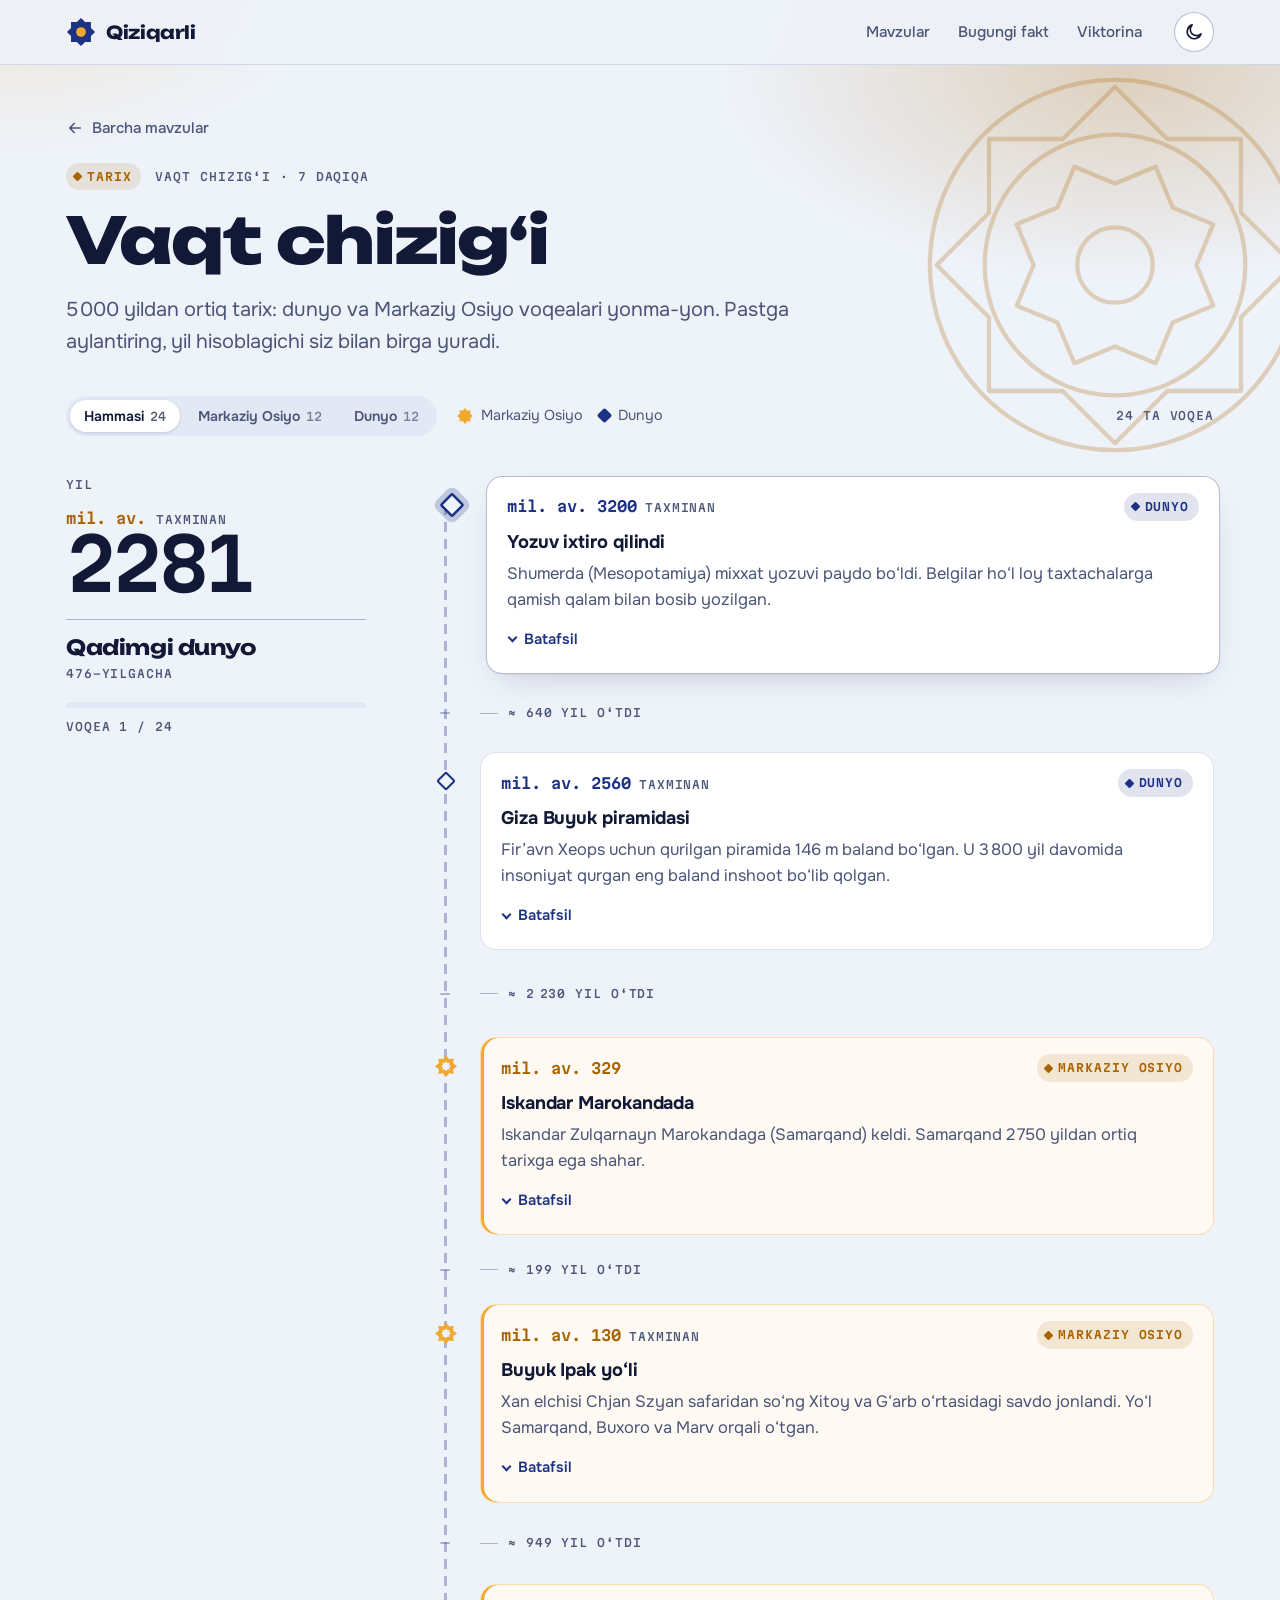
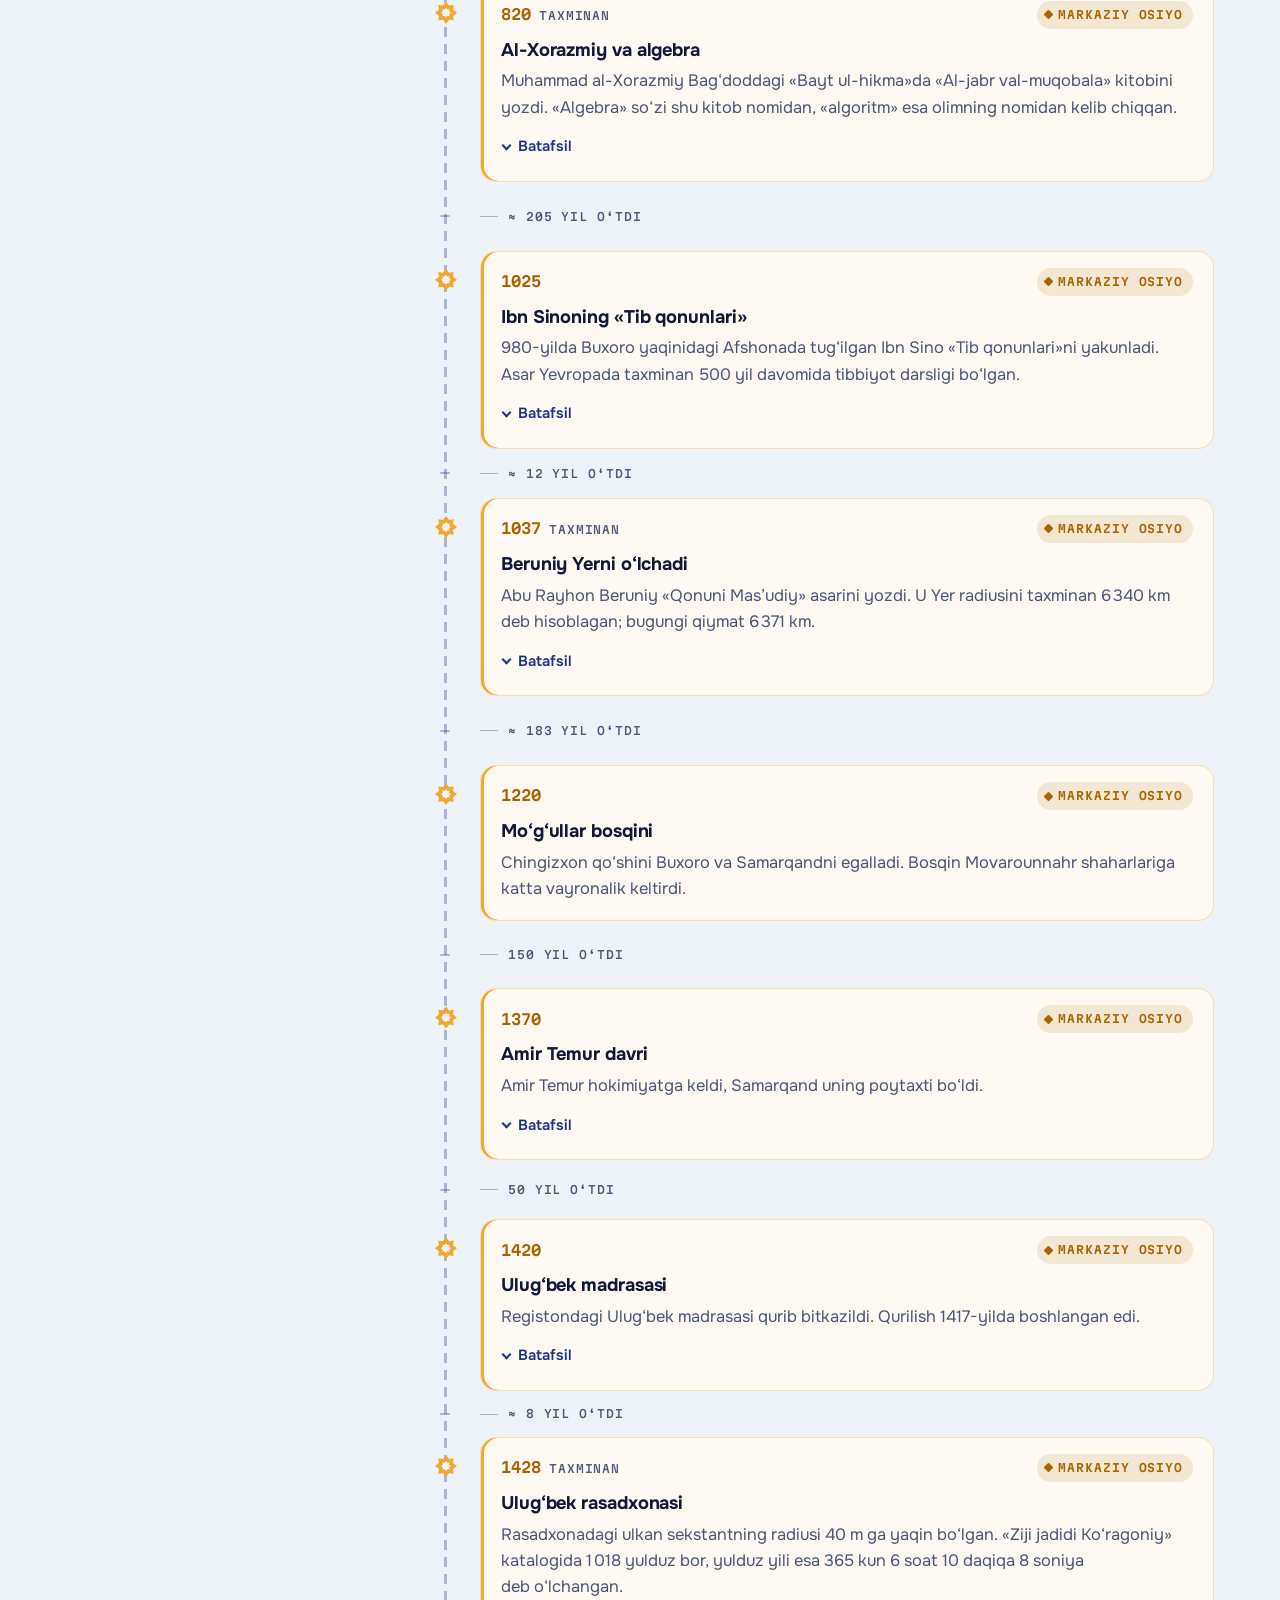
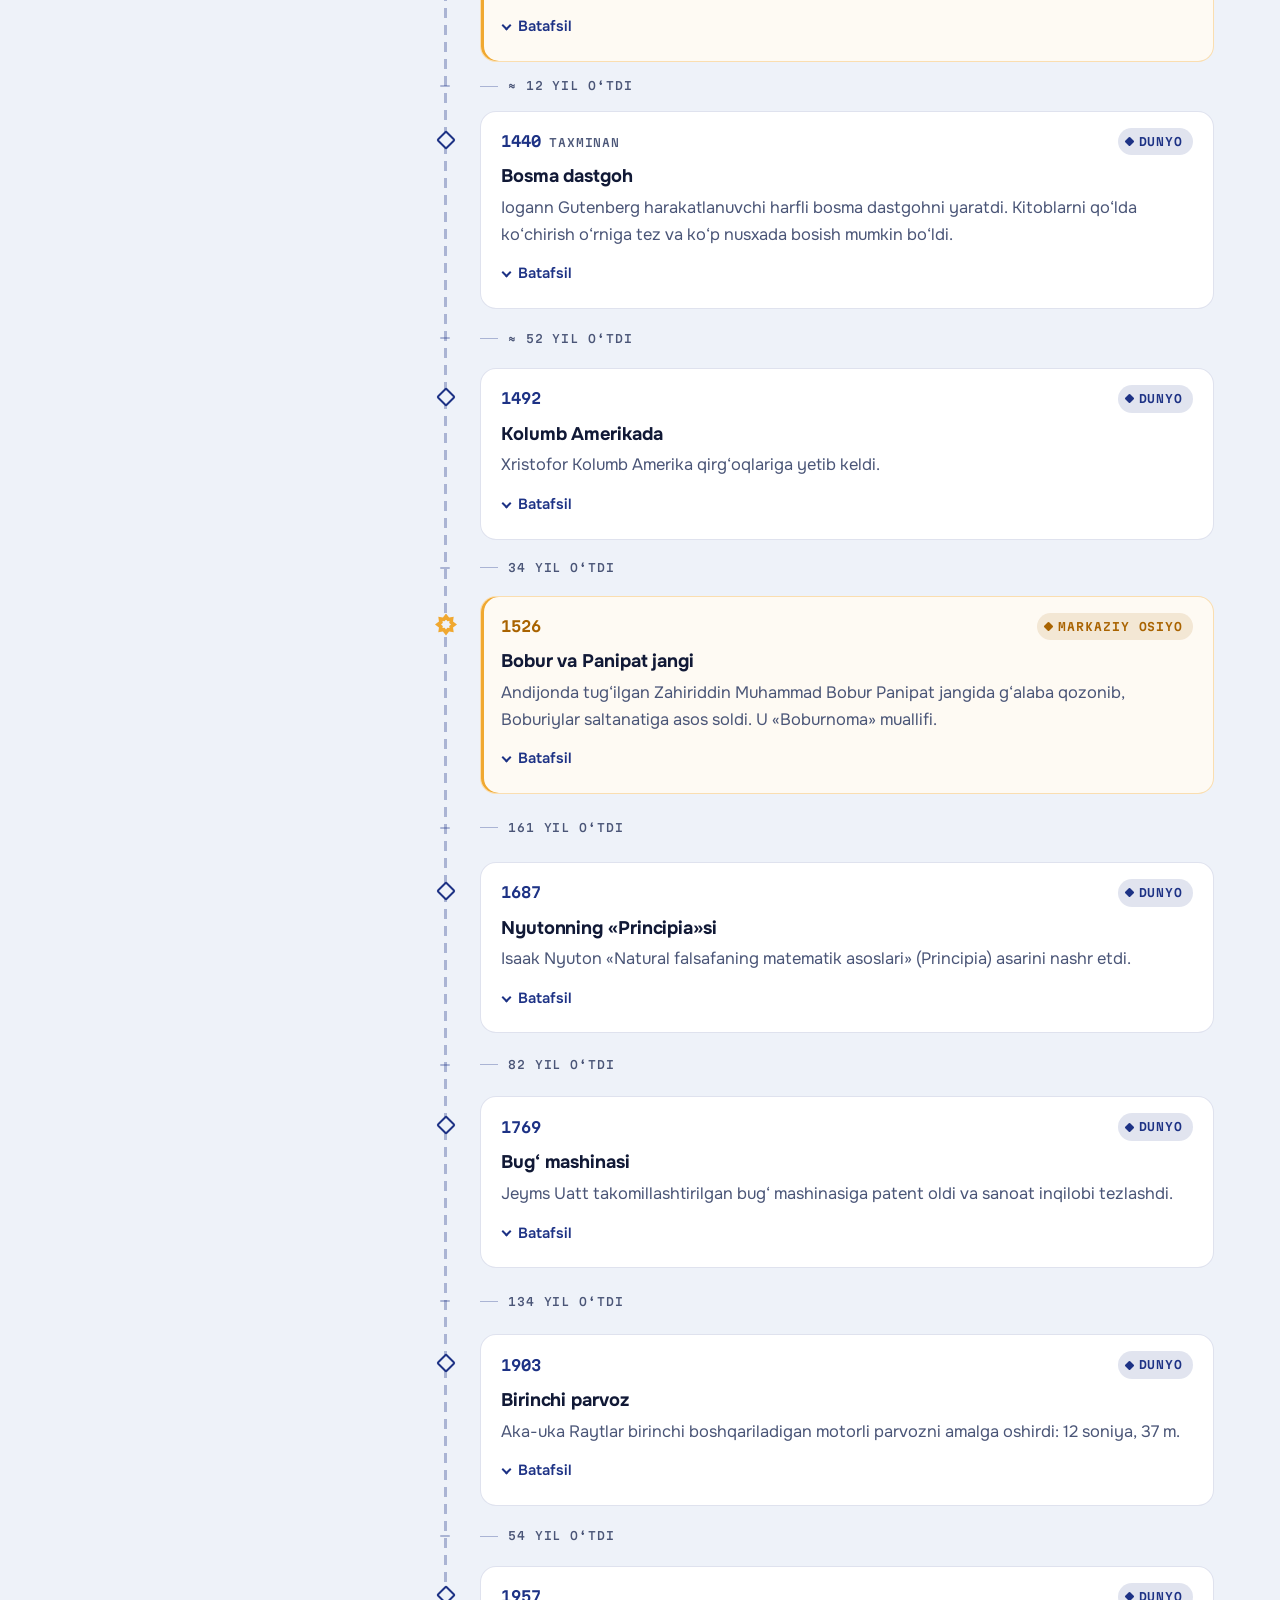
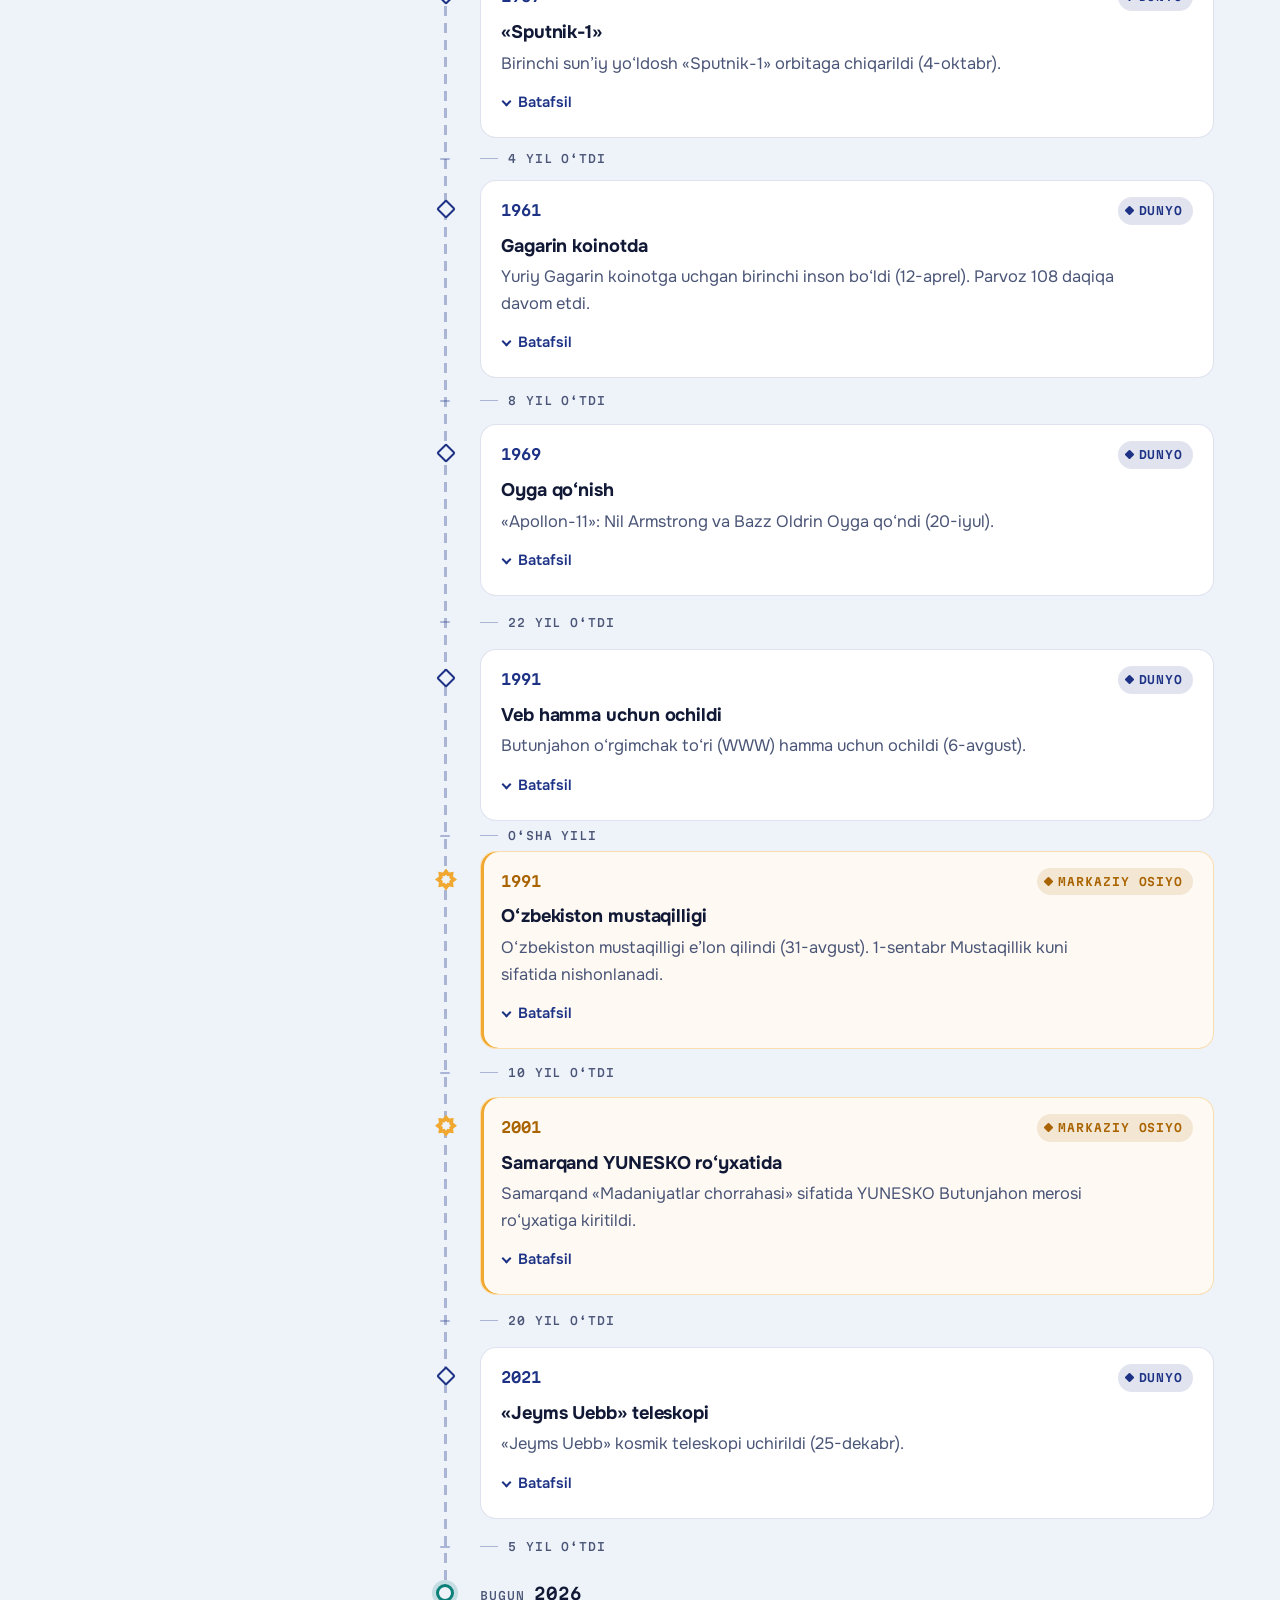
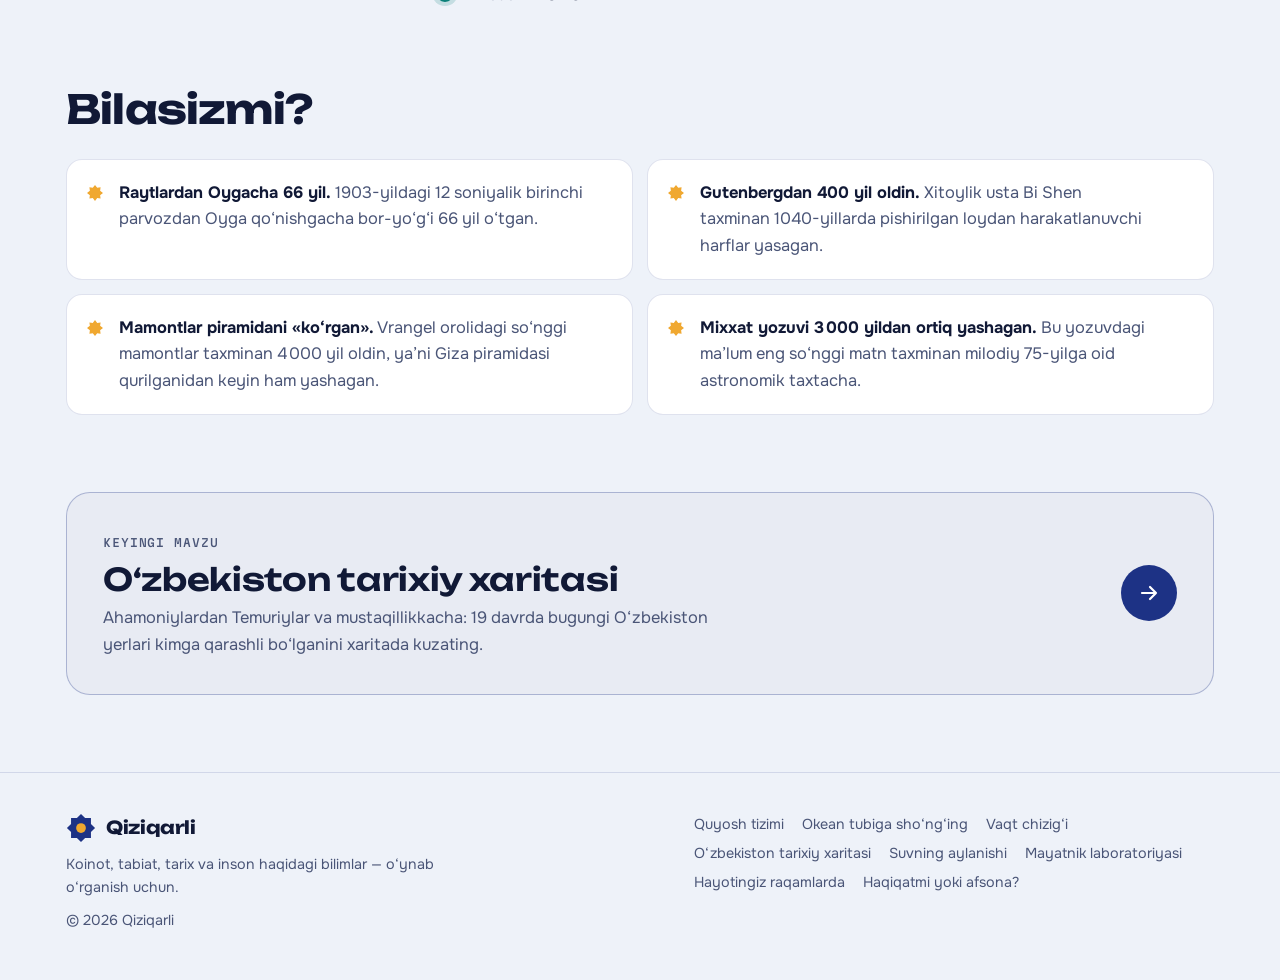
<file: mavzular/tarix.html>
<!doctype html>
<html lang="uz">
<head>
  <meta charset="utf-8">
  <meta name="viewport" content="width=device-width, initial-scale=1, viewport-fit=cover">
  <title>Vaqt chizig‘i · Qiziqarli</title>
  <meta name="description" content="5 000 yildan ortiq tarix bitta sahifada: dunyo va Markaziy Osiyo voqealari yonma-yon, yil hisoblagichi esa scroll bilan birga yuradi.">
  <link rel="icon" href="../assets/img/favicon.svg" type="image/svg+xml">
  <link rel="preconnect" href="https://fonts.googleapis.com">
  <link rel="preconnect" href="https://fonts.gstatic.com" crossorigin>
  <link rel="stylesheet" href="https://fonts.googleapis.com/css2?family=Martian+Mono:wght@400;500;600&family=Onest:wght@400;500;600;700&family=Unbounded:wght@500;600;700;800&display=swap">
  <link rel="stylesheet" href="../assets/css/main.css">
  <script>try{var t=localStorage.getItem("qz-theme");if(t)document.documentElement.setAttribute("data-theme",t)}catch(e){}</script>
  <style>
    /* ---------- Asboblar qatori ---------- */
    .tl-tools {
      display: flex;
      flex-wrap: wrap;
      align-items: center;
      gap: 12px 20px;
      margin-bottom: clamp(24px, 3.5vw, 40px);
    }
    .seg__n { margin-left: 6px; font: 500 0.72rem/1 var(--f-mono); opacity: 0.7; }
    .tl-legend { display: flex; flex-wrap: wrap; gap: 6px 16px; margin: 0; padding: 0; list-style: none; color: var(--siyoh-2); font-size: var(--fs-small); }
    .tl-legend li { display: inline-flex; align-items: center; gap: 8px; }
    .tl-legend .shape { position: relative; flex: none; }
    .tl-count { margin-left: auto; }
    @media (max-width: 479.98px) {
      .seg__n { display: none; }
      .clock .clock__approx { display: none; }
    }

    /* ---------- Shakllar: olmos (Dunyo) va 8 qirrali yulduz (Markaziy Osiyo) ---------- */
    .shape--dunyo { width: 11px; height: 11px; border: 2.5px solid var(--lojuvard); background: var(--lojuvard); border-radius: 2px; transform: rotate(45deg); }
    .shape--mo {
      width: 16px; height: 16px;
      background: var(--zafaron-yorqin);
      clip-path: polygon(50% 0, 64% 18%, 85% 15%, 82% 36%, 100% 50%, 82% 64%, 85% 85%, 64% 82%, 50% 100%, 36% 82%, 15% 85%, 18% 64%, 0 50%, 18% 36%, 15% 15%, 36% 18%);
    }

    /* ---------- Asosiy panjara ---------- */
    .tl-grid {
      display: grid;
      grid-template-columns: minmax(240px, 300px) minmax(0, 1fr);
      gap: clamp(32px, 5vw, 80px);
      align-items: start;
    }

    /* ---------- Yil hisoblagichi ---------- */
    .clock {
      position: sticky;
      top: max(calc(64px + env(safe-area-inset-top, 0px) + 24px), calc(50vh - 150px));
      align-self: start;
      min-width: 0;
    }
    .clock__pre-row {
      display: flex;
      align-items: baseline;
      gap: 10px;
      min-height: 1.4em;
      margin-top: 14px;
      font: 600 0.92rem/1.4 var(--f-mono);
    }
    .clock__pre { color: var(--zafaron); }
    .clock__approx { font: 500 var(--fs-label)/1.4 var(--f-mono); letter-spacing: 0.08em; text-transform: uppercase; color: var(--siyoh-2); }
    .clock__num {
      display: block;
      font: 600 clamp(3.4rem, 1.6rem + 3.6vw, 5.4rem)/0.95 var(--f-mono);
      letter-spacing: -0.05em;
      font-variant-numeric: tabular-nums;
      color: var(--siyoh);
    }
    .clock__era {
      margin-top: 22px;
      padding-top: 16px;
      border-top: 1px solid var(--chiziq-kuchli);
      font: 700 1.3rem/1.15 var(--f-display);
      letter-spacing: -0.02em;
    }
    .clock__range { display: block; margin-top: 8px; }
    .clock__bar { position: relative; height: 6px; margin-top: 22px; border-radius: 6px; background: var(--sirt-2); overflow: hidden; }
    .clock__fill {
      position: absolute; inset: 0;
      border-radius: inherit;
      background: linear-gradient(90deg, var(--firuza), var(--zafaron-yorqin));
      transform-origin: left;
      transform: scaleX(var(--p, 0));
    }
    .clock__pos { margin-top: 10px; }
    .clock [hidden] { display: none; }

    /* ---------- Vaqt chizig‘i ---------- */
    .tl-wrap { --x: 15px; --pad: 50px; --gap-k: 1; position: relative; padding-left: var(--pad); min-width: 0; }
    .tl-line,
    .tl-fill {
      position: absolute;
      left: calc(var(--x) - 1.5px);
      top: var(--line-top, 0px);
      width: 3px;
      height: var(--line-h, 100%);
      border-radius: 3px;
    }
    .tl-line { background: repeating-linear-gradient(to bottom, var(--chiziq-kuchli) 0 10px, transparent 10px 17px); }
    .tl-fill {
      background: linear-gradient(to bottom, var(--firuza), var(--zafaron-yorqin));
      transform-origin: top;
      transform: scaleY(var(--p, 0));
    }
    .tl { list-style: none; margin: 0; padding: 0; }
    .ev { position: relative; }

    .ev__gap {
      position: relative;
      display: flex;
      align-items: center;
      height: calc(var(--gap-h, 40px) * var(--gap-k));
      min-height: 30px;
      font: 500 var(--fs-label)/1.2 var(--f-mono);
      letter-spacing: 0.08em;
      text-transform: uppercase;
      color: var(--siyoh-2);
    }
    .ev__gap[hidden] { display: none; }
    .ev__gap::before {
      content: "";
      position: absolute;
      left: calc(var(--x) - var(--pad) - 5px);
      top: 50%;
      width: 10px;
      height: 2px;
      margin-top: -1px;
      border-radius: 2px;
      background: var(--chiziq-kuchli);
    }
    .ev__gap::after {
      content: "";
      order: -1;
      width: 18px;
      height: 1px;
      margin-right: 10px;
      background: var(--chiziq-kuchli);
    }

    .ev__card {
      position: relative;
      padding: 16px 20px 18px;
      background: var(--sirt);
      border: 1px solid var(--chiziq);
      border-radius: var(--r-m);
      min-width: 0;
      transition: border-color 0.3s, box-shadow 0.3s, transform 0.45s var(--ease-out);
    }
    .ev[data-region="mo"] .ev__card {
      background: color-mix(in srgb, var(--zafaron-yorqin) 6%, var(--sirt));
      border-color: color-mix(in srgb, var(--zafaron-yorqin) 34%, transparent);
      box-shadow: inset 3px 0 0 var(--zafaron-yorqin);
    }
    .ev.is-active .ev__card { border-color: var(--chiziq-kuchli); box-shadow: var(--soya); transform: translateX(6px); }
    .ev[data-region="mo"].is-active .ev__card {
      border-color: color-mix(in srgb, var(--zafaron-yorqin) 60%, transparent);
      box-shadow: inset 3px 0 0 var(--zafaron-yorqin), var(--soya);
    }

    .ev__node { position: absolute; transition: transform 0.35s var(--ease-spring), background 0.3s, filter 0.3s; }
    .ev[data-region="dunyo"] .ev__node {
      left: calc(var(--x) - var(--pad) - 7px);
      top: 21px;
      width: 14px;
      height: 14px;
      border: 2.5px solid var(--lojuvard);
      border-radius: 2px;
      background: var(--sir);
      transform: rotate(45deg);
    }
    .ev[data-region="dunyo"].is-passed .ev__node { background: var(--lojuvard); }
    .ev[data-region="dunyo"].is-active .ev__node {
      transform: rotate(45deg) scale(1.3);
      box-shadow: 0 0 0 4px color-mix(in srgb, var(--lojuvard) 22%, transparent);
    }
    .ev[data-region="mo"] .ev__node {
      left: calc(var(--x) - var(--pad) - 11px);
      top: 17px;
      width: 22px;
      height: 22px;
      background: var(--zafaron-yorqin);
      clip-path: polygon(50% 0, 64% 18%, 85% 15%, 82% 36%, 100% 50%, 82% 64%, 85% 85%, 64% 82%, 50% 100%, 36% 82%, 15% 85%, 18% 64%, 0 50%, 18% 36%, 15% 15%, 36% 18%);
    }
    .ev[data-region="mo"] .ev__node::after {
      content: "";
      position: absolute;
      inset: 6px;
      background: var(--sir);
      clip-path: inherit;
      transition: transform 0.3s var(--ease-out);
    }
    .ev[data-region="mo"].is-passed .ev__node::after { transform: scale(0); }
    .ev[data-region="mo"].is-active .ev__node { transform: scale(1.35) rotate(22.5deg); }

    .ev__head { display: flex; flex-wrap: wrap; align-items: center; justify-content: space-between; gap: 6px 12px; }
    .ev__when { font: 600 0.92rem/1.3 var(--f-mono); color: var(--lojuvard); font-variant-numeric: tabular-nums; }
    .ev[data-region="mo"] .ev__when { color: var(--zafaron); }
    .ev__approx { margin-left: 8px; font: 500 var(--fs-label)/1 var(--f-mono); letter-spacing: 0.08em; text-transform: uppercase; color: var(--siyoh-2); }
    .ev h3 { margin-top: 10px; font: 700 1.14rem/1.3 var(--f-body); letter-spacing: -0.005em; }
    .ev__text { margin-top: 6px; color: var(--siyoh-2); }
    .ev details { margin-top: 10px; }
    .ev summary {
      display: inline-flex;
      align-items: center;
      gap: 8px;
      padding: 4px 2px;
      cursor: pointer;
      list-style: none;
      font-weight: 600;
      font-size: 0.92rem;
      color: var(--lojuvard);
    }
    .ev summary::-webkit-details-marker { display: none; }
    .ev summary::before {
      content: "";
      width: 7px;
      height: 7px;
      margin-top: -3px;
      border-right: 2px solid currentColor;
      border-bottom: 2px solid currentColor;
      transform: rotate(45deg);
      transition: transform 0.25s var(--ease-out), margin 0.25s;
    }
    .ev details[open] summary::before { transform: rotate(-135deg); margin-top: 3px; }
    .ev details p { margin-top: 6px; padding-left: 14px; border-left: 2px solid var(--chiziq-kuchli); color: var(--siyoh-2); font-size: 0.96rem; }

    /* "Bugun" yakuni */
    .tl-end .ev__gap { height: 56px; }
    .tl-now { position: relative; display: flex; align-items: baseline; gap: 10px; padding-block: 6px 4px; }
    .tl-now__node {
      position: absolute;
      left: calc(var(--x) - var(--pad) - 9px);
      top: 50%;
      width: 18px;
      height: 18px;
      margin-top: -9px;
      border-radius: 50%;
      background: var(--sir);
      border: 3px solid var(--firuza);
      box-shadow: 0 0 0 4px color-mix(in srgb, var(--firuza) 18%, transparent);
    }
    .tl-now__year { font-weight: 600; color: var(--siyoh); }

    /* ---------- Kichik ekran: yil yopishqoq qator bo‘lib turadi ---------- */
    @media (max-width: 899.98px) {
      .tl-grid { grid-template-columns: minmax(0, 1fr); gap: 0; }
      .clock {
        top: calc(64px + env(safe-area-inset-top, 0px));
        z-index: 40;
        margin-inline: calc(-1 * var(--gutter-l)) calc(-1 * var(--gutter-r));
        margin-bottom: 18px;
        padding: 8px var(--gutter-r) 10px var(--gutter-l);
        background: color-mix(in srgb, var(--sir) 95%, transparent);
        -webkit-backdrop-filter: saturate(1.4) blur(14px);
        backdrop-filter: saturate(1.4) blur(14px);
        border-bottom: 1px solid var(--chiziq);
      }
      .clock__in { display: grid; grid-template-columns: auto minmax(0, 1fr); align-items: center; gap: 0 14px; }
      .clock__label, .clock__range, .clock__pos { display: none; }
      .clock__year { display: flex; align-items: baseline; gap: 8px; min-width: 0; }
      .clock__pre-row { display: contents; }
      .clock__pre { order: -1; font-size: 0.8rem; }
      .clock__approx { order: 2; }
      .clock__num { display: inline; font-size: 1.7rem; line-height: 1.2; letter-spacing: -0.03em; }
      .clock__era { margin: 0; padding: 0; border: 0; text-align: right; font-size: 0.92rem; min-width: 0; }
      .clock__bar { position: absolute; left: 0; right: 0; bottom: -1px; height: 2px; margin: 0; border-radius: 0; background: transparent; }
      .tl-wrap { --x: 11px; --pad: 36px; --gap-k: 0.8; }
      .ev__head { gap: 6px 10px; }
      .ev__card { padding: 14px 16px 16px; }
      .ev.is-active .ev__card { transform: translateX(3px); }
    }

    /* 4 ta fakt: 2 / 1 ustun, yetim karta qolmasin */
    @media (min-width: 560px) { .didyou .fact-list { grid-template-columns: repeat(2, minmax(0, 1fr)); } }
  </style>
</head>
<body data-root="../" data-topic="tarix">
  <a class="skip-link" href="#asosiy">Asosiy qismga o‘tish</a>

  <header class="topbar">
    <div class="wrap topbar__in">
      <a class="brand" href="../index.html">
        <svg class="brand__mark" viewBox="0 0 32 32" aria-hidden="true"><path class="s" d="M31 16 26.61 20.39 26.61 26.61 20.39 26.61 16 31 11.61 26.61 5.39 26.61 5.39 20.39 1 16 5.39 11.61 5.39 5.39 11.61 5.39 16 1 20.39 5.39 26.61 5.39 26.61 11.61Z"/><circle class="c" cx="16" cy="16" r="5.2"/></svg>
        Qiziqarli
      </a>
      <nav class="nav" aria-label="Asosiy menyu">
        <a href="../index.html#mavzular">Mavzular</a>
        <a class="nav__extra" href="../index.html#fakt">Bugungi fakt</a>
        <a href="viktorina.html">Viktorina</a>
      </nav>
      <button class="theme-btn" type="button" data-theme-toggle aria-label="Tungi rejimga o‘tish">
        <svg class="i-moon" viewBox="0 0 24 24" fill="none" stroke="currentColor" stroke-width="2" stroke-linecap="round" stroke-linejoin="round" aria-hidden="true"><path d="M20.5 14.2A8.5 8.5 0 1 1 9.8 3.5a6.8 6.8 0 0 0 10.7 10.7z"/></svg>
        <svg class="i-sun" viewBox="0 0 24 24" fill="none" stroke="currentColor" stroke-width="2" stroke-linecap="round" aria-hidden="true"><circle cx="12" cy="12" r="4.2"/><path d="M12 2.5v2.2M12 19.3v2.2M2.5 12h2.2M19.3 12h2.2M5.3 5.3l1.6 1.6M17.1 17.1l1.6 1.6M5.3 18.7l1.6-1.6M17.1 6.9l1.6-1.6"/></svg>
      </button>
    </div>
  </header>

  <main id="asosiy">
    <section class="wrap topic-hero">
      <a class="back-link" href="../index.html#mavzular">
        <svg viewBox="0 0 24 24" fill="none" stroke="currentColor" stroke-width="2.2" stroke-linecap="round" stroke-linejoin="round" aria-hidden="true"><path d="M19 12H5M11 6l-6 6 6 6"/></svg>
        Barcha mavzular
      </a>
      <div class="topic-meta">
        <span class="tag" data-cat="tarix">Tarix</span>
        <span class="label">Vaqt chizig‘i · 7 daqiqa</span>
      </div>
      <h1>Vaqt chizig‘i</h1>
      <p class="lead">5&#8239;000 yildan ortiq tarix: dunyo va Markaziy Osiyo voqealari yonma-yon. Pastga aylantiring, yil hisoblagichi siz bilan birga yuradi.</p>
    </section>

    <section class="wrap" aria-labelledby="tl-sarlavha">
      <h2 class="sr-only" id="tl-sarlavha">Voqealar</h2>

      <div class="tl-tools">
        <div class="seg" role="group" aria-label="Hududni tanlash">
          <button type="button" id="filtr-hammasi" data-filter="all" aria-pressed="true">Hammasi<span class="seg__n" data-count="all"></span></button>
          <button type="button" id="filtr-mo" data-filter="mo" aria-pressed="false">Markaziy Osiyo<span class="seg__n" data-count="mo"></span></button>
          <button type="button" id="filtr-dunyo" data-filter="dunyo" aria-pressed="false">Dunyo<span class="seg__n" data-count="dunyo"></span></button>
        </div>
        <ul class="tl-legend" aria-label="Belgilar">
          <li><span class="shape shape--mo" aria-hidden="true"></span>Markaziy Osiyo</li>
          <li><span class="shape shape--dunyo" aria-hidden="true"></span>Dunyo</li>
        </ul>
        <p class="label tl-count" aria-live="polite"><span id="tl-count">24</span> ta voqea</p>
      </div>

      <div class="tl-grid">
        <aside class="clock" id="clock" aria-label="Joriy yil">
          <div class="clock__in">
            <p class="label clock__label">Yil</p>
            <p class="clock__year">
              <span class="clock__pre-row">
                <span class="clock__pre" id="clock-pre">mil. av.</span>
                <span class="clock__approx" id="clock-approx">taxminan</span>
              </span>
              <span class="clock__num" id="clock-num">3200</span>
            </p>
            <p class="clock__era"><span id="clock-era">Qadimgi dunyo</span><span class="label clock__range" id="clock-range">476-yilgacha</span></p>
            <div class="clock__bar" aria-hidden="true"><span class="clock__fill" id="clock-fill"></span></div>
            <p class="label clock__pos">Voqea <span id="clock-idx">1</span> / <span id="clock-total">24</span></p>
          </div>
        </aside>

        <div class="tl-wrap" id="tl-wrap">
          <span class="tl-line" aria-hidden="true"></span>
          <span class="tl-fill" id="tl-fill" aria-hidden="true"></span>

          <ol class="tl" id="tl">
            <li class="ev" id="ev-yozuv" data-yil="-3200" data-approx data-region="dunyo">
              <p class="ev__gap" hidden><span></span></p>
              <article class="ev__card">
                <span class="ev__node" aria-hidden="true"></span>
                <div class="ev__head">
                  <p class="ev__when">mil. av. 3200<span class="ev__approx">taxminan</span></p>
                  <span class="tag" data-cat="koinot">Dunyo</span>
                </div>
                <h3>Yozuv ixtiro qilindi</h3>
                <p class="ev__text">Shumerda (Mesopotamiya) mixxat yozuvi paydo bo‘ldi. Belgilar ho‘l loy taxtachalarga qamish qalam bilan bosib yozilgan.</p>
                <details><summary>Batafsil</summary><p>Dastlabki mixxat yozuvlarining ko‘pchiligi don, chorva va mehnat haqidagi xo‘jalik hisob-kitoblaridir.</p></details>
              </article>
            </li>

            <li class="ev" id="ev-piramida" data-yil="-2560" data-approx data-region="dunyo">
              <p class="ev__gap" hidden><span></span></p>
              <article class="ev__card">
                <span class="ev__node" aria-hidden="true"></span>
                <div class="ev__head">
                  <p class="ev__when">mil. av. 2560<span class="ev__approx">taxminan</span></p>
                  <span class="tag" data-cat="koinot">Dunyo</span>
                </div>
                <h3>Giza Buyuk piramidasi</h3>
                <p class="ev__text">Fir’avn Xeops uchun qurilgan piramida 146&nbsp;m baland bo‘lgan. U 3&#8239;800 yil davomida insoniyat qurgan eng baland inshoot bo‘lib qolgan.</p>
                <details><summary>Batafsil</summary><p>Piramida taxminan 2,3 million tosh blokdan iborat. Tashqi silliq qoplamasi tushib ketgani uchun bugungi balandligi taxminan 139&nbsp;m.</p></details>
              </article>
            </li>

            <li class="ev" id="ev-iskandar" data-yil="-329" data-region="mo">
              <p class="ev__gap" hidden><span></span></p>
              <article class="ev__card">
                <span class="ev__node" aria-hidden="true"></span>
                <div class="ev__head">
                  <p class="ev__when">mil. av. 329</p>
                  <span class="tag" data-cat="tarix">Markaziy Osiyo</span>
                </div>
                <h3>Iskandar Marokandada</h3>
                <p class="ev__text">Iskandar Zulqarnayn Marokandaga (Samarqand) keldi. Samarqand 2&#8239;750 yildan ortiq tarixga ega shahar.</p>
                <details><summary>Batafsil</summary><p>Qadimgi Marokanda xarobalari bugungi Samarqand shimolidagi Afrosiyob tepaligida joylashgan.</p></details>
              </article>
            </li>

            <li class="ev" id="ev-ipak-yoli" data-yil="-130" data-approx data-region="mo">
              <p class="ev__gap" hidden><span></span></p>
              <article class="ev__card">
                <span class="ev__node" aria-hidden="true"></span>
                <div class="ev__head">
                  <p class="ev__when">mil. av. 130<span class="ev__approx">taxminan</span></p>
                  <span class="tag" data-cat="tarix">Markaziy Osiyo</span>
                </div>
                <h3>Buyuk Ipak yo‘li</h3>
                <p class="ev__text">Xan elchisi Chjan Szyan safaridan so‘ng Xitoy va G‘arb o‘rtasidagi savdo jonlandi. Yo‘l Samarqand, Buxoro va Marv orqali o‘tgan.</p>
                <details><summary>Batafsil</summary><p>«Ipak yo‘li» nomini 1877-yilda nemis geografi Ferdinand fon Rixtgofen taklif qilgan.</p></details>
              </article>
            </li>

            <li class="ev" id="ev-xorazmiy" data-yil="820" data-approx data-region="mo">
              <p class="ev__gap" hidden><span></span></p>
              <article class="ev__card">
                <span class="ev__node" aria-hidden="true"></span>
                <div class="ev__head">
                  <p class="ev__when">820<span class="ev__approx">taxminan</span></p>
                  <span class="tag" data-cat="tarix">Markaziy Osiyo</span>
                </div>
                <h3>Al-Xorazmiy va algebra</h3>
                <p class="ev__text">Muhammad al-Xorazmiy Bag‘doddagi «Bayt ul-hikma»da «Al-jabr val-muqobala» kitobini yozdi. «Algebra» so‘zi shu kitob nomidan, «algoritm» esa olimning nomidan kelib chiqqan.</p>
                <details><summary>Batafsil</summary><p>Uning hisob haqidagi boshqa kitobi orqali hind raqamlari va o‘nlik sanoq tizimi Yevropaga tarqalgan.</p></details>
              </article>
            </li>

            <li class="ev" id="ev-ibn-sino" data-yil="1025" data-region="mo">
              <p class="ev__gap" hidden><span></span></p>
              <article class="ev__card">
                <span class="ev__node" aria-hidden="true"></span>
                <div class="ev__head">
                  <p class="ev__when">1025</p>
                  <span class="tag" data-cat="tarix">Markaziy Osiyo</span>
                </div>
                <h3>Ibn Sinoning «Tib qonunlari»</h3>
                <p class="ev__text">980-yilda Buxoro yaqinidagi Afshonada tug‘ilgan Ibn Sino «Tib qonunlari»ni yakunladi. Asar Yevropada taxminan 500 yil davomida tibbiyot darsligi bo‘lgan.</p>
                <details><summary>Batafsil</summary><p>Ibn Sino 450 ga yaqin asar yozgan, ulardan 240 ga yaqini bizgacha yetib kelgan.</p></details>
              </article>
            </li>

            <li class="ev" id="ev-beruniy" data-yil="1037" data-approx data-region="mo">
              <p class="ev__gap" hidden><span></span></p>
              <article class="ev__card">
                <span class="ev__node" aria-hidden="true"></span>
                <div class="ev__head">
                  <p class="ev__when">1037<span class="ev__approx">taxminan</span></p>
                  <span class="tag" data-cat="tarix">Markaziy Osiyo</span>
                </div>
                <h3>Beruniy Yerni o‘lchadi</h3>
                <p class="ev__text">Abu Rayhon Beruniy «Qonuni Mas’udiy» asarini yozdi. U Yer radiusini taxminan 6&#8239;340&nbsp;km deb hisoblagan; bugungi qiymat 6&#8239;371&nbsp;km.</p>
                <details><summary>Batafsil</summary><p>Beruniy radiusni tog‘ cho‘qqisidan ufqqa qaraganda hosil bo‘ladigan og‘ish burchagini o‘lchab topgan.</p></details>
              </article>
            </li>

            <li class="ev" id="ev-mogullar" data-yil="1220" data-region="mo">
              <p class="ev__gap" hidden><span></span></p>
              <article class="ev__card">
                <span class="ev__node" aria-hidden="true"></span>
                <div class="ev__head">
                  <p class="ev__when">1220</p>
                  <span class="tag" data-cat="tarix">Markaziy Osiyo</span>
                </div>
                <h3>Mo‘g‘ullar bosqini</h3>
                <p class="ev__text">Chingizxon qo‘shini Buxoro va Samarqandni egalladi. Bosqin Movarounnahr shaharlariga katta vayronalik keltirdi.</p>
              </article>
            </li>

            <li class="ev" id="ev-temur" data-yil="1370" data-region="mo">
              <p class="ev__gap" hidden><span></span></p>
              <article class="ev__card">
                <span class="ev__node" aria-hidden="true"></span>
                <div class="ev__head">
                  <p class="ev__when">1370</p>
                  <span class="tag" data-cat="tarix">Markaziy Osiyo</span>
                </div>
                <h3>Amir Temur davri</h3>
                <p class="ev__text">Amir Temur hokimiyatga keldi, Samarqand uning poytaxti bo‘ldi.</p>
                <details><summary>Batafsil</summary><p>Samarqanddagi Bibixonim jome masjidi 1399–1404-yillarda Temur buyrug‘i bilan qurilgan.</p></details>
              </article>
            </li>

            <li class="ev" id="ev-madrasa" data-yil="1420" data-region="mo">
              <p class="ev__gap" hidden><span></span></p>
              <article class="ev__card">
                <span class="ev__node" aria-hidden="true"></span>
                <div class="ev__head">
                  <p class="ev__when">1420</p>
                  <span class="tag" data-cat="tarix">Markaziy Osiyo</span>
                </div>
                <h3>Ulug‘bek madrasasi</h3>
                <p class="ev__text">Registondagi Ulug‘bek madrasasi qurib bitkazildi. Qurilish 1417-yilda boshlangan edi.</p>
                <details><summary>Batafsil</summary><p>Registondagi qolgan ikki madrasa ancha keyin qurilgan: Sherdor 1619–1636-yillarda, Tillakori 1646–1660-yillarda.</p></details>
              </article>
            </li>

            <li class="ev" id="ev-rasadxona" data-yil="1428" data-approx data-region="mo">
              <p class="ev__gap" hidden><span></span></p>
              <article class="ev__card">
                <span class="ev__node" aria-hidden="true"></span>
                <div class="ev__head">
                  <p class="ev__when">1428<span class="ev__approx">taxminan</span></p>
                  <span class="tag" data-cat="tarix">Markaziy Osiyo</span>
                </div>
                <h3>Ulug‘bek rasadxonasi</h3>
                <p class="ev__text">Rasadxonadagi ulkan sekstantning radiusi 40&nbsp;m ga yaqin bo‘lgan. «Ziji jadidi Ko‘ragoniy» katalogida 1&#8239;018 yulduz bor, yulduz yili esa 365 kun 6 soat 10 daqiqa 8 soniya deb o‘lchangan.</p>
                <details><summary>Batafsil</summary><p>Rasadxona qoldiqlarini 1908-yilda arxeolog Vasiliy Vyatkin topgan.</p></details>
              </article>
            </li>

            <li class="ev" id="ev-gutenberg" data-yil="1440" data-approx data-region="dunyo">
              <p class="ev__gap" hidden><span></span></p>
              <article class="ev__card">
                <span class="ev__node" aria-hidden="true"></span>
                <div class="ev__head">
                  <p class="ev__when">1440<span class="ev__approx">taxminan</span></p>
                  <span class="tag" data-cat="koinot">Dunyo</span>
                </div>
                <h3>Bosma dastgoh</h3>
                <p class="ev__text">Iogann Gutenberg harakatlanuvchi harfli bosma dastgohni yaratdi. Kitoblarni qo‘lda ko‘chirish o‘rniga tez va ko‘p nusxada bosish mumkin bo‘ldi.</p>
                <details><summary>Batafsil</summary><p>Taxminan 1455-yilda bosilgan Gutenberg Injili Yevropada shu usulda chop etilgan birinchi yirik kitob.</p></details>
              </article>
            </li>

            <li class="ev" id="ev-kolumb" data-yil="1492" data-region="dunyo">
              <p class="ev__gap" hidden><span></span></p>
              <article class="ev__card">
                <span class="ev__node" aria-hidden="true"></span>
                <div class="ev__head">
                  <p class="ev__when">1492</p>
                  <span class="tag" data-cat="koinot">Dunyo</span>
                </div>
                <h3>Kolumb Amerikada</h3>
                <p class="ev__text">Xristofor Kolumb Amerika qirg‘oqlariga yetib keldi.</p>
                <details><summary>Batafsil</summary><p>Kolumb Osiyoga yetdim deb o‘ylagan, shuning uchun mahalliy aholini «indeyslar» deb atagan.</p></details>
              </article>
            </li>

            <li class="ev" id="ev-bobur" data-yil="1526" data-region="mo">
              <p class="ev__gap" hidden><span></span></p>
              <article class="ev__card">
                <span class="ev__node" aria-hidden="true"></span>
                <div class="ev__head">
                  <p class="ev__when">1526</p>
                  <span class="tag" data-cat="tarix">Markaziy Osiyo</span>
                </div>
                <h3>Bobur va Panipat jangi</h3>
                <p class="ev__text">Andijonda tug‘ilgan Zahiriddin Muhammad Bobur Panipat jangida g‘alaba qozonib, Boburiylar saltanatiga asos soldi. U «Boburnoma» muallifi.</p>
                <details><summary>Batafsil</summary><p>«Boburnoma» eski o‘zbek (chig‘atoy) tilida yozilgan va ko‘plab tillarga tarjima qilingan.</p></details>
              </article>
            </li>

            <li class="ev" id="ev-nyuton" data-yil="1687" data-region="dunyo">
              <p class="ev__gap" hidden><span></span></p>
              <article class="ev__card">
                <span class="ev__node" aria-hidden="true"></span>
                <div class="ev__head">
                  <p class="ev__when">1687</p>
                  <span class="tag" data-cat="koinot">Dunyo</span>
                </div>
                <h3>Nyutonning «Principia»si</h3>
                <p class="ev__text">Isaak Nyuton «Natural falsafaning matematik asoslari» (Principia) asarini nashr etdi.</p>
                <details><summary>Batafsil</summary><p>Kitobda harakatning uchta qonuni va butun olam tortishish qonuni bayon qilingan.</p></details>
              </article>
            </li>

            <li class="ev" id="ev-uatt" data-yil="1769" data-region="dunyo">
              <p class="ev__gap" hidden><span></span></p>
              <article class="ev__card">
                <span class="ev__node" aria-hidden="true"></span>
                <div class="ev__head">
                  <p class="ev__when">1769</p>
                  <span class="tag" data-cat="koinot">Dunyo</span>
                </div>
                <h3>Bug‘ mashinasi</h3>
                <p class="ev__text">Jeyms Uatt takomillashtirilgan bug‘ mashinasiga patent oldi va sanoat inqilobi tezlashdi.</p>
                <details><summary>Batafsil</summary><p>Quvvat birligi «vatt» uning sharafiga nomlangan.</p></details>
              </article>
            </li>

            <li class="ev" id="ev-raytlar" data-yil="1903" data-region="dunyo">
              <p class="ev__gap" hidden><span></span></p>
              <article class="ev__card">
                <span class="ev__node" aria-hidden="true"></span>
                <div class="ev__head">
                  <p class="ev__when">1903</p>
                  <span class="tag" data-cat="koinot">Dunyo</span>
                </div>
                <h3>Birinchi parvoz</h3>
                <p class="ev__text">Aka-uka Raytlar birinchi boshqariladigan motorli parvozni amalga oshirdi: 12 soniya, 37&nbsp;m.</p>
                <details><summary>Batafsil</summary><p>O‘sha kuni, 17-dekabrda, to‘rtinchi parvoz 59 soniya davom etgan.</p></details>
              </article>
            </li>

            <li class="ev" id="ev-sputnik" data-yil="1957" data-region="dunyo">
              <p class="ev__gap" hidden><span></span></p>
              <article class="ev__card">
                <span class="ev__node" aria-hidden="true"></span>
                <div class="ev__head">
                  <p class="ev__when">1957</p>
                  <span class="tag" data-cat="koinot">Dunyo</span>
                </div>
                <h3>«Sputnik-1»</h3>
                <p class="ev__text">Birinchi sun’iy yo‘ldosh «Sputnik-1» orbitaga chiqarildi (4-oktabr).</p>
                <details><summary>Batafsil</summary><p>Diametri 58&nbsp;sm bo‘lgan bu metall shar Yerni taxminan 96 daqiqada bir marta aylanib chiqqan.</p></details>
              </article>
            </li>

            <li class="ev" id="ev-gagarin" data-yil="1961" data-region="dunyo">
              <p class="ev__gap" hidden><span></span></p>
              <article class="ev__card">
                <span class="ev__node" aria-hidden="true"></span>
                <div class="ev__head">
                  <p class="ev__when">1961</p>
                  <span class="tag" data-cat="koinot">Dunyo</span>
                </div>
                <h3>Gagarin koinotda</h3>
                <p class="ev__text">Yuriy Gagarin koinotga uchgan birinchi inson bo‘ldi (12-aprel). Parvoz 108 daqiqa davom etdi.</p>
                <details><summary>Batafsil</summary><p>Uning kemasi «Vostok-1» deb atalgan.</p></details>
              </article>
            </li>

            <li class="ev" id="ev-apollon" data-yil="1969" data-region="dunyo">
              <p class="ev__gap" hidden><span></span></p>
              <article class="ev__card">
                <span class="ev__node" aria-hidden="true"></span>
                <div class="ev__head">
                  <p class="ev__when">1969</p>
                  <span class="tag" data-cat="koinot">Dunyo</span>
                </div>
                <h3>Oyga qo‘nish</h3>
                <p class="ev__text">«Apollon-11»: Nil Armstrong va Bazz Oldrin Oyga qo‘ndi (20-iyul).</p>
                <details><summary>Batafsil</summary><p>Ular Oy sirtida taxminan 2,5 soat yurishdi, Maykl Kollinz esa orbitada kutib turdi.</p></details>
              </article>
            </li>

            <li class="ev" id="ev-www" data-yil="1991" data-region="dunyo">
              <p class="ev__gap" hidden><span></span></p>
              <article class="ev__card">
                <span class="ev__node" aria-hidden="true"></span>
                <div class="ev__head">
                  <p class="ev__when">1991</p>
                  <span class="tag" data-cat="koinot">Dunyo</span>
                </div>
                <h3>Veb hamma uchun ochildi</h3>
                <p class="ev__text">Butunjahon o‘rgimchak to‘ri (WWW) hamma uchun ochildi (6-avgust).</p>
                <details><summary>Batafsil</summary><p>Uni CERN laboratoriyasida ishlagan Tim Berners-Li yaratgan.</p></details>
              </article>
            </li>

            <li class="ev" id="ev-mustaqillik" data-yil="1991" data-region="mo">
              <p class="ev__gap" hidden><span></span></p>
              <article class="ev__card">
                <span class="ev__node" aria-hidden="true"></span>
                <div class="ev__head">
                  <p class="ev__when">1991</p>
                  <span class="tag" data-cat="tarix">Markaziy Osiyo</span>
                </div>
                <h3>O‘zbekiston mustaqilligi</h3>
                <p class="ev__text">O‘zbekiston mustaqilligi e’lon qilindi (31-avgust). 1-sentabr Mustaqillik kuni sifatida nishonlanadi.</p>
                <details><summary>Batafsil</summary><p>O‘zbekiston Respublikasi Konstitutsiyasi 1992-yil 8-dekabrda qabul qilingan.</p></details>
              </article>
            </li>

            <li class="ev" id="ev-yunesko" data-yil="2001" data-region="mo">
              <p class="ev__gap" hidden><span></span></p>
              <article class="ev__card">
                <span class="ev__node" aria-hidden="true"></span>
                <div class="ev__head">
                  <p class="ev__when">2001</p>
                  <span class="tag" data-cat="tarix">Markaziy Osiyo</span>
                </div>
                <h3>Samarqand YUNESKO ro‘yxatida</h3>
                <p class="ev__text">Samarqand «Madaniyatlar chorrahasi» sifatida YUNESKO Butunjahon merosi ro‘yxatiga kiritildi.</p>
                <details><summary>Batafsil</summary><p>Xivadagi Ichan qal’a (1990) va Buxoroning tarixiy markazi (1993) bu ro‘yxatga undan oldinroq kiritilgan.</p></details>
              </article>
            </li>

            <li class="ev" id="ev-uebb" data-yil="2021" data-region="dunyo">
              <p class="ev__gap" hidden><span></span></p>
              <article class="ev__card">
                <span class="ev__node" aria-hidden="true"></span>
                <div class="ev__head">
                  <p class="ev__when">2021</p>
                  <span class="tag" data-cat="koinot">Dunyo</span>
                </div>
                <h3>«Jeyms Uebb» teleskopi</h3>
                <p class="ev__text">«Jeyms Uebb» kosmik teleskopi uchirildi (25-dekabr).</p>
                <details><summary>Batafsil</summary><p>Uning oltin qoplamali asosiy ko‘zgusi diametri 6,5&nbsp;m. Teleskop Yerdan taxminan 1,5 million km uzoqlikda ishlaydi.</p></details>
              </article>
            </li>
          </ol>

          <div class="tl-end">
            <p class="ev__gap"><span id="tl-end-gap"></span></p>
            <p class="tl-now"><span class="tl-now__node" id="tl-now-node" aria-hidden="true"></span><span class="label">Bugun</span><span class="num tl-now__year" id="tl-now-year">2026</span></p>
          </div>
        </div>
      </div>
    </section>

    <section class="wrap didyou">
      <h2>Bilasizmi?</h2>
      <ul class="fact-list">
        <li><p><strong>Raytlardan Oygacha 66 yil.</strong> 1903-yildagi 12 soniyalik birinchi parvozdan Oyga qo‘nishgacha bor-yo‘g‘i 66 yil o‘tgan.</p></li>
        <li><p><strong>Gutenbergdan 400 yil oldin.</strong> Xitoylik usta Bi Shen taxminan 1040-yillarda pishirilgan loydan harakatlanuvchi harflar yasagan.</p></li>
        <li><p><strong>Mamontlar piramidani «ko‘rgan».</strong> Vrangel orolidagi so‘nggi mamontlar taxminan 4&#8239;000 yil oldin, ya’ni Giza piramidasi qurilganidan keyin ham yashagan.</p></li>
        <li><p><strong>Mixxat yozuvi 3&#8239;000 yildan ortiq yashagan.</strong> Bu yozuvdagi ma’lum eng so‘nggi matn taxminan milodiy 75-yilga oid astronomik taxtacha.</p></li>
      </ul>
    </section>

    <section class="wrap next-topic" aria-label="Keyingi mavzu">
      <div data-next-topic></div>
    </section>
  </main>

  <footer class="footer">
    <div class="wrap footer__in">
      <div class="footer__about">
        <a class="brand" href="../index.html">
          <svg class="brand__mark" viewBox="0 0 32 32" aria-hidden="true"><path class="s" d="M31 16 26.61 20.39 26.61 26.61 20.39 26.61 16 31 11.61 26.61 5.39 26.61 5.39 20.39 1 16 5.39 11.61 5.39 5.39 11.61 5.39 16 1 20.39 5.39 26.61 5.39 26.61 11.61Z"/><circle class="c" cx="16" cy="16" r="5.2"/></svg>
          Qiziqarli
        </a>
        <p>Koinot, tabiat, tarix va inson haqidagi bilimlar — o‘ynab o‘rganish uchun.</p>
        <p>© <span data-joriy-yil>2026</span> Qiziqarli</p>
      </div>
      <ul class="footer__links" data-footer-links></ul>
    </div>
  </footer>

  <script src="../assets/js/data.js"></script>
  <script src="../assets/js/common.js"></script>
  <script>
    (function () {
      "use strict";

      var fmt = QZ.fmt;
      var reduced = QZ.reducedMotion;

      var ERAS = [
        { until: 476, name: "Qadimgi dunyo", range: "476-yilgacha" },
        { until: 1492, name: "O‘rta asrlar", range: "476–1492" },
        { until: 1914, name: "Yangi davr", range: "1492–1914" },
        { until: Infinity, name: "Eng yangi davr", range: "1914-yildan" }
      ];
      function eraOf(y) {
        for (var i = 0; i < ERAS.length; i++) if (y < ERAS[i].until) return ERAS[i];
        return ERAS[ERAS.length - 1];
      }

      /* 0-yil yo‘q: mil. av. 1 dan keyin darhol milodiy 1 keladi.
         Hisoblash uchun astronomik raqamlashdan foydalanamiz (mil. av. 1 = 0). */
      function toAstro(y) { return y < 0 ? y + 1 : y; }
      function fromAstro(a) { return a <= 0 ? a - 1 : a; }
      function yearsBetween(a, b) { return b - a - (a < 0 && b > 0 ? 1 : 0); }

      /* ---------- Elementlar ---------- */
      var wrap = document.getElementById("tl-wrap");
      var fill = document.getElementById("tl-fill");
      var nowNode = document.getElementById("tl-now-node");
      var endGap = document.getElementById("tl-end-gap");
      var ui = {
        pre: document.getElementById("clock-pre"),
        approx: document.getElementById("clock-approx"),
        num: document.getElementById("clock-num"),
        era: document.getElementById("clock-era"),
        range: document.getElementById("clock-range"),
        fill: document.getElementById("clock-fill"),
        idx: document.getElementById("clock-idx"),
        total: document.getElementById("clock-total"),
        count: document.getElementById("tl-count")
      };
      var buttons = [].slice.call(document.querySelectorAll("[data-filter]"));
      var NOW_YEAR = new Date().getFullYear();
      document.getElementById("tl-now-year").textContent = String(NOW_YEAR);

      var events = [].slice.call(document.querySelectorAll(".ev")).map(function (el) {
        return {
          el: el,
          year: +el.getAttribute("data-yil"),
          approx: el.hasAttribute("data-approx"),
          region: el.getAttribute("data-region"),
          gap: el.querySelector(".ev__gap"),
          node: el.querySelector(".ev__node"),
          y: 0,
          passed: false
        };
      });
      [].forEach.call(document.querySelectorAll("[data-count]"), function (s) {
        var f = s.getAttribute("data-count");
        s.textContent = String(events.filter(function (e) { return f === "all" || e.region === f; }).length);
      });

      var visible = events.slice();
      var lineTop = 0, lineH = 1;
      var activeIdx = -1;

      function gapText(n, approx) {
        if (n === 0) return "O‘sha yili";
        /* taxminiy sanalar orasidagi katta oraliqni yaxlitlaymiz: 3 999 emas, ≈ 4 000 */
        if (approx && n >= 1000) n = Math.round(n / 10) * 10;
        return (approx ? "≈ " : "") + fmt(n) + " yil o‘tdi";
      }
      function gapHeight(n) { return Math.round(30 + 17 * Math.log(n + 1) / Math.LN10); }

      /* ---------- Saralash ---------- */
      function applyFilter(f) {
        visible = [];
        events.forEach(function (e) {
          var show = f === "all" || e.region === f;
          e.el.hidden = !show;
          if (show) visible.push(e);
        });
        visible.forEach(function (e, i) {
          if (i === 0) { e.gap.hidden = true; return; }
          var prev = visible[i - 1];
          var n = yearsBetween(prev.year, e.year);
          e.gap.hidden = false;
          e.gap.firstElementChild.textContent = gapText(n, prev.approx || e.approx);
          e.gap.style.setProperty("--gap-h", gapHeight(n) + "px");
        });
        var lastV = visible[visible.length - 1];
        endGap.textContent = gapText(yearsBetween(lastV.year, NOW_YEAR), lastV.approx);
        buttons.forEach(function (b) { b.setAttribute("aria-pressed", String(b.getAttribute("data-filter") === f)); });
        ui.count.textContent = String(visible.length);
        ui.total.textContent = String(visible.length);
        events.forEach(function (e) { e.el.classList.remove("is-active"); });
        activeIdx = -1;
        measure();
        update();
      }

      buttons.forEach(function (b) {
        b.addEventListener("click", function () { applyFilter(b.getAttribute("data-filter")); });
      });

      /* ---------- O‘lchash: tugunlarning chiziq bo‘yidagi o‘rni ---------- */
      function centerY(el, base) {
        var r = el.getBoundingClientRect();
        return r.top + r.height / 2 - base;
      }
      function measure() {
        var base = wrap.getBoundingClientRect().top;
        visible.forEach(function (e) { e.y = centerY(e.node, base); });
        lineTop = visible.length ? visible[0].y : 0;
        lineH = Math.max(1, centerY(nowNode, base) - lineTop);
        wrap.style.setProperty("--line-top", lineTop.toFixed(1) + "px");
        wrap.style.setProperty("--line-h", lineH.toFixed(1) + "px");
      }

      /* ---------- Yil hisoblagichi ---------- */
      var shown = null;   /* astronomik yil (kasr bo‘lishi mumkin) */
      var anim = 0;
      var lastRender = {};
      function render(a) {
        var y = fromAstro(Math.round(a));
        var bce = y < 0;
        var num = String(Math.abs(y));
        if (lastRender.num !== num) { lastRender.num = num; ui.num.textContent = num; }
        if (lastRender.bce !== bce) { lastRender.bce = bce; ui.pre.hidden = !bce; }
        var era = eraOf(y);
        if (lastRender.era !== era) { lastRender.era = era; ui.era.textContent = era.name; ui.range.textContent = era.range; }
      }
      function countTo(year) {
        var to = toAstro(year);
        if (anim) { cancelAnimationFrame(anim); anim = 0; }
        if (shown === null || reduced) { shown = to; render(to); return; }
        var from = shown, dist = Math.abs(to - from);
        if (dist < 0.5) { shown = to; render(to); return; }
        var dur = Math.min(1100, 380 + 190 * Math.log(dist + 1) / Math.LN10);
        var t0 = performance.now();
        function step(now) {
          var t = Math.min(1, (now - t0) / dur);
          var k = 1 - Math.pow(1 - t, 3);
          shown = from + (to - from) * k;
          render(shown);
          if (t < 1) anim = requestAnimationFrame(step);
          else { anim = 0; shown = to; render(to); }
        }
        anim = requestAnimationFrame(step);
      }

      function setActive(i) {
        if (activeIdx >= 0 && visible[activeIdx]) visible[activeIdx].el.classList.remove("is-active");
        activeIdx = i;
        var e = visible[i];
        if (!e) return;
        e.el.classList.add("is-active");
        ui.idx.textContent = String(i + 1);
        ui.approx.hidden = !e.approx;
        countTo(e.year);
      }

      /* ---------- Scroll ---------- */
      var ticking = false;
      var lastP = "";
      function update() {
        ticking = false;
        if (!visible.length) return;
        var ref = window.innerHeight * 0.5;
        var rel = ref - wrap.getBoundingClientRect().top;
        var p = Math.max(0, Math.min(1, (rel - lineTop) / lineH));
        var ps = p.toFixed(4);
        if (ps !== lastP) {
          lastP = ps;
          fill.style.setProperty("--p", ps);
          ui.fill.style.setProperty("--p", ps);
        }
        var idx = 0;
        for (var i = 0; i < visible.length; i++) {
          var e = visible[i];
          var passed = e.y <= rel + 1;
          if (passed) idx = i;
          if (passed !== e.passed) { e.passed = passed; e.el.classList.toggle("is-passed", passed); }
        }
        if (idx !== activeIdx) setActive(idx);
      }
      function onScroll() {
        if (!ticking) { ticking = true; requestAnimationFrame(update); }
      }
      window.addEventListener("scroll", onScroll, { passive: true });

      var resizeTimer = 0;
      window.addEventListener("resize", function () {
        clearTimeout(resizeTimer);
        resizeTimer = setTimeout(function () { measure(); update(); }, 100);
      }, { passive: true });
      /* "Batafsil" ochilganda balandlik o‘zgaradi */
      wrap.addEventListener("toggle", function () { measure(); update(); }, true);
      if (document.fonts && document.fonts.ready) document.fonts.ready.then(function () { measure(); update(); });
      window.addEventListener("load", function () { measure(); update(); });

      applyFilter("all");
    })();
  </script>
</body>
</html>
</file>
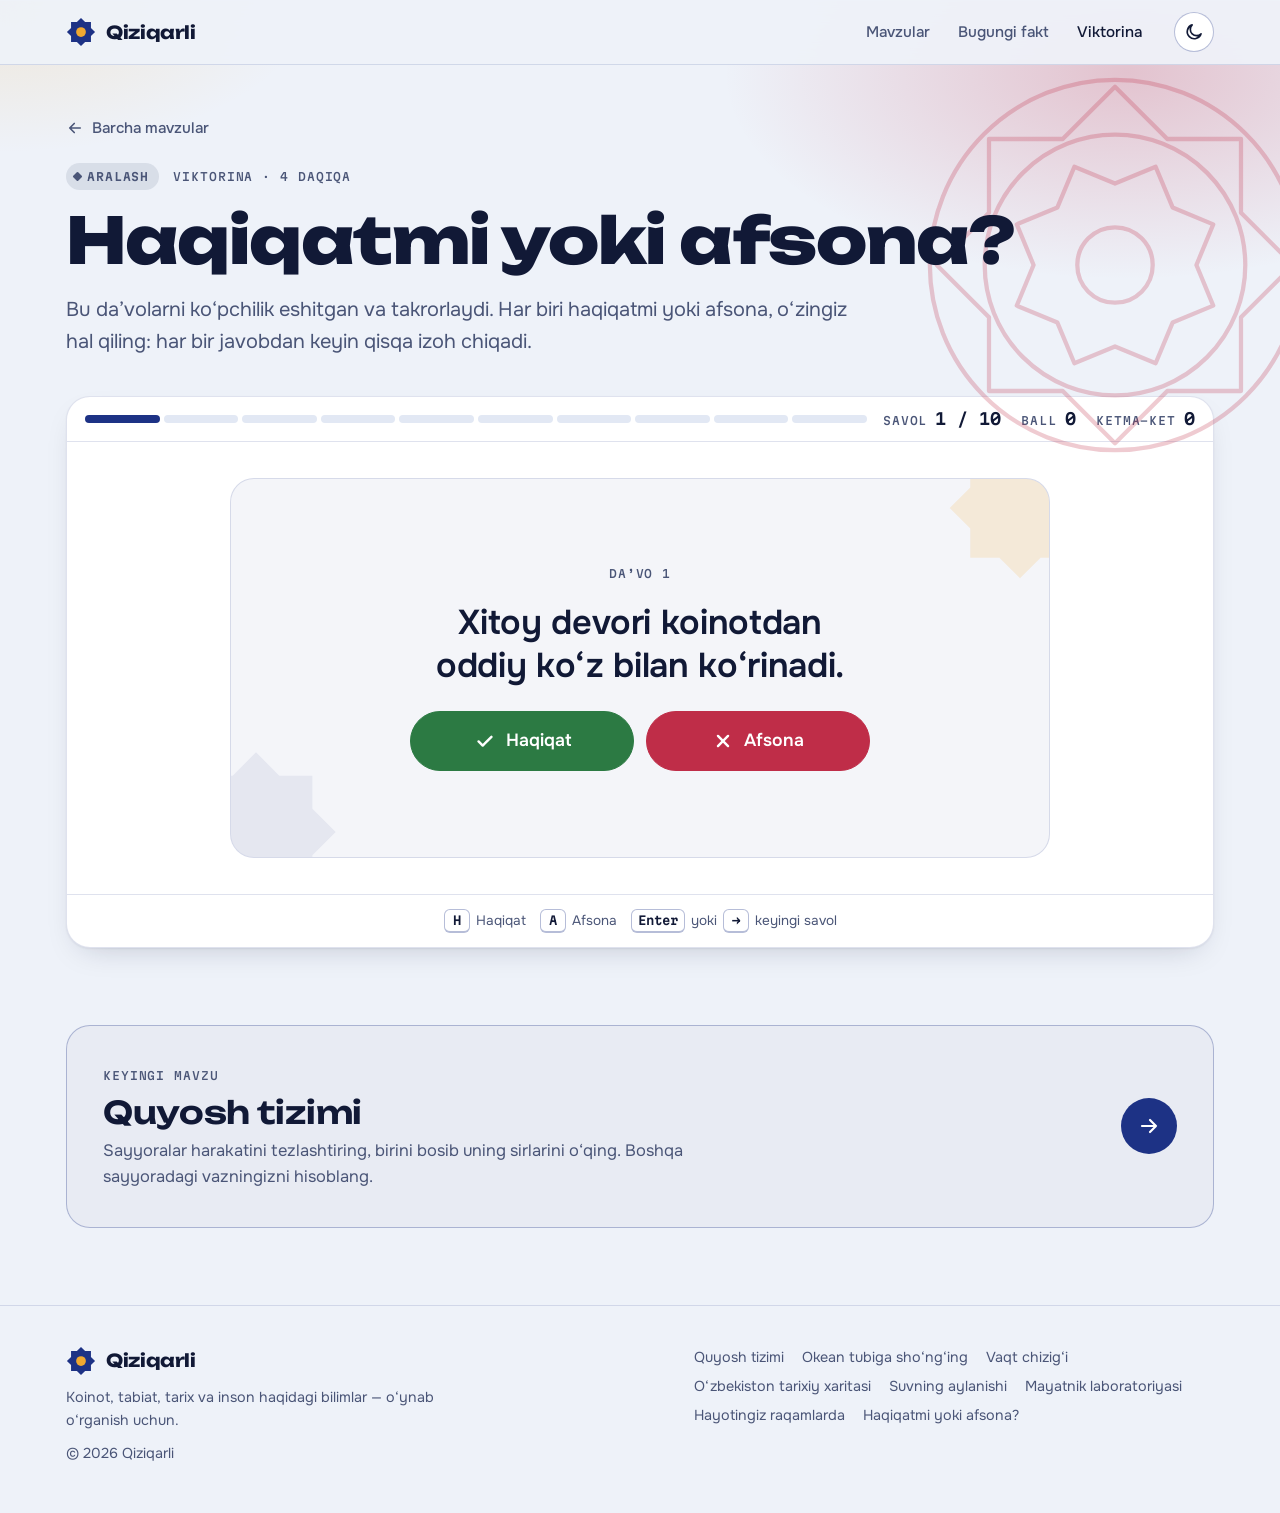
<file: mavzular/viktorina.html>
<!doctype html>
<html lang="uz">
<head>
  <meta charset="utf-8">
  <meta name="viewport" content="width=device-width, initial-scale=1, viewport-fit=cover">
  <title>Haqiqatmi yoki afsona? · Qiziqarli</title>
  <meta name="description" content="Oltin baliqning xotirasi, Xitoy devori, tuyaning o‘rkachi: 10 ta mashhur da’voni tekshiring va har bir javobdan keyin qisqa izohni o‘qing.">
  <link rel="icon" href="../assets/img/favicon.svg" type="image/svg+xml">
  <link rel="preconnect" href="https://fonts.googleapis.com">
  <link rel="preconnect" href="https://fonts.gstatic.com" crossorigin>
  <link rel="stylesheet" href="https://fonts.googleapis.com/css2?family=Martian+Mono:wght@400;500;600&family=Onest:wght@400;500;600;700&family=Unbounded:wght@500;600;700;800&display=swap">
  <link rel="stylesheet" href="../assets/css/main.css">
  <script>try{var t=localStorage.getItem("qz-theme");if(t)document.documentElement.setAttribute("data-theme",t)}catch(e){}</script>
  <style>
    /* Bezak yulduzlarining shaffofligi (mavzuga qarab) */
    :root { --yulduz-1: 0.16; --yulduz-2: 0.07; }
    @media (prefers-color-scheme: dark) {
      :root:not([data-theme="light"]) { --yulduz-1: 0.09; --yulduz-2: 0.08; }
    }
    :root[data-theme="dark"] { --yulduz-1: 0.09; --yulduz-2: 0.08; }

    /* ---------- Yuqori panel: jarayon va hisob ---------- */
    .v-bosh { justify-content: space-between; }
    .v-jarayon {
      flex: 1 1 260px;
      min-width: 0;
      display: grid;
      grid-template-columns: repeat(10, minmax(0, 1fr));
      gap: 4px;
    }
    .v-jarayon i {
      height: 8px;
      border-radius: 999px;
      background: var(--sirt-2);
      transition: background 0.3s;
    }
    .v-jarayon i.is-hozir { background: var(--lojuvard); }
    .v-jarayon i.is-togri { background: var(--yashm); }
    .v-jarayon i.is-xato { background: var(--anor); }
    .v-hisoblar { display: flex; flex-wrap: wrap; gap: 6px 20px; margin: 0; }
    .v-hisoblar div { display: flex; align-items: baseline; gap: 8px; }
    .v-hisoblar dt { font: 500 var(--fs-label)/1 var(--f-mono); letter-spacing: 0.08em; text-transform: uppercase; color: var(--siyoh-2); }
    .v-hisoblar dd { margin: 0; font: 600 1rem/1 var(--f-mono); font-variant-numeric: tabular-nums; display: inline-block; }
    .is-sakra { animation: sakra 0.45s var(--ease-spring); }
    @keyframes sakra { 40% { transform: scale(1.35); color: var(--yashm); } }

    /* ---------- Karta (3D aylanish) ---------- */
    .v-maydon { padding: clamp(16px, 3vw, 36px); perspective: 1600px; }
    .v-karta {
      display: grid;
      max-width: 820px;
      margin-inline: auto;
      transform-style: preserve-3d;
      transition: transform 0.75s var(--ease-out);
    }
    .v-karta.is-ochiq { transform: rotateY(180deg); }
    .v-yuz {
      grid-area: 1 / 1;
      position: relative;
      overflow: hidden;
      min-width: 0;
      min-height: clamp(300px, 34vw, 380px);
      display: grid;
      align-content: center;
      justify-items: center;
      gap: 18px;
      padding: clamp(24px, 4vw, 48px) clamp(18px, 4vw, 48px);
      text-align: center;
      border-radius: var(--r-l);
      background: color-mix(in srgb, var(--lojuvard) 5%, var(--sirt));
      border: 1.5px solid var(--chiziq);
      -webkit-backface-visibility: hidden;
      backface-visibility: hidden;
    }
    .v-yuz--orqa { transform: rotateY(180deg); }
    .v-yulduz {
      position: absolute;
      width: 150px;
      height: 150px;
      right: -46px;
      top: -46px;
      pointer-events: none;
    }
    .v-yulduz path { fill: var(--zafaron-yorqin); opacity: var(--yulduz-1); }
    .v-yulduz--past { right: auto; top: auto; left: -60px; bottom: -60px; width: 170px; height: 170px; }
    .v-yulduz--past path { fill: var(--lojuvard); opacity: var(--yulduz-2); }
    .v-davo {
      position: relative;
      max-width: 28ch;
      font: 600 clamp(1.4rem, 1.05rem + 1.6vw, 2.15rem)/1.25 var(--f-body);
      letter-spacing: -0.01em;
      text-wrap: balance;
    }
    .v-davo:focus { outline: none; }
    .v-tugmalar {
      position: relative;
      display: grid;
      grid-template-columns: repeat(2, minmax(0, 1fr));
      gap: 12px;
      width: 100%;
      max-width: 460px;
      margin-top: 6px;
    }
    .v-btn {
      min-height: 60px;
      font-size: 1.1rem;
      gap: 10px;
      padding-inline: 14px;
    }
    .v-btn svg { width: 22px; height: 22px; }
    .v-btn--haq { --btn-bg: var(--yashm); }
    .v-btn--afs { --btn-bg: var(--anor); }

    /* Orqa tomon: natija va izoh */
    .v-yuz--orqa.is-togri {
      background: color-mix(in srgb, var(--yashm) 10%, var(--sirt));
      border-color: color-mix(in srgb, var(--yashm) 55%, transparent);
    }
    .v-yuz--orqa.is-xato {
      background: color-mix(in srgb, var(--anor) 9%, var(--sirt));
      border-color: color-mix(in srgb, var(--anor) 55%, transparent);
    }
    .v-hukm { display: flex; align-items: center; gap: 14px; text-align: left; }
    .v-hukm__ikon {
      flex: none;
      display: grid;
      place-items: center;
      width: 52px;
      height: 52px;
      border-radius: 50%;
      color: var(--ustida);
      background: var(--yashm);
    }
    .is-xato .v-hukm__ikon { background: var(--anor); }
    .v-hukm__ikon svg { width: 28px; height: 28px; }
    .v-hukm__ikon .i-xato { display: none; }
    .is-xato .v-hukm__ikon .i-xato { display: block; }
    .is-xato .v-hukm__ikon .i-togri { display: none; }
    .v-karta.is-ochiq .v-hukm__ikon { animation: chiq 0.5s 0.35s var(--ease-spring) both; }
    @keyframes chiq { from { transform: scale(0.4); opacity: 0; } }
    .v-hukm__matn { min-width: 0; }
    .v-hukm__sarlavha { font: 700 clamp(1.4rem, 1.1rem + 1vw, 1.8rem)/1.1 var(--f-display); color: var(--yashm); }
    .is-xato .v-hukm__sarlavha { color: var(--anor); }
    .v-hukm__javob { margin-top: 4px; font-weight: 600; }
    .v-davo-kichik { max-width: 52ch; font-size: 0.95rem; color: var(--siyoh-2); font-style: italic; }
    .v-izoh { max-width: 56ch; font-size: 1.05rem; }
    .v-yuz--orqa .btn { margin-top: 4px; }

    .v-klaviatura {
      justify-content: center;
      font-size: 0.85rem;
      color: var(--siyoh-2);
      gap: 6px 14px;
    }
    .v-klaviatura span { display: inline-flex; align-items: center; gap: 6px; }
    kbd {
      display: inline-grid;
      place-items: center;
      min-width: 26px;
      height: 24px;
      padding: 0 6px;
      font: 600 0.75rem/1 var(--f-mono);
      color: var(--siyoh);
      background: var(--sirt);
      border: 1px solid var(--chiziq-kuchli);
      border-bottom-width: 2px;
      border-radius: 6px;
    }
    @media (hover: none) and (pointer: coarse) {
      .v-klaviatura { display: none; }
    }

    @media (prefers-reduced-motion: reduce) {
      .v-karta, .v-karta.is-ochiq { transform: none; transition: none; }
      .v-yuz { transition: none !important; }
      .v-yuz--orqa { transform: none; visibility: hidden; }
      .v-karta.is-ochiq .v-yuz--orqa { visibility: visible; }
      .v-karta.is-ochiq .v-yuz--old { visibility: hidden; }
      .v-karta.is-ochiq .v-hukm__ikon, .is-sakra { animation: none; }
    }

    /* ---------- Yakuniy ekran ---------- */
    .v-yakun { padding: clamp(20px, 3.4vw, 40px); }
    .v-yakun[hidden] { display: none; }
    .v-yakun__bosh {
      display: grid;
      grid-template-columns: auto minmax(0, 1fr);
      gap: 20px 32px;
      align-items: center;
      padding-bottom: clamp(20px, 3vw, 32px);
      border-bottom: 1px solid var(--chiziq);
    }
    .v-halqa { position: relative; width: 148px; height: 148px; }
    .v-halqa svg { width: 100%; height: 100%; transform: rotate(-90deg); }
    .v-halqa .iz { fill: none; stroke: var(--sirt-2); stroke-width: 12; }
    .v-halqa .bor { fill: none; stroke: var(--yashm); stroke-width: 12; stroke-linecap: round; transition: stroke-dashoffset 1.1s var(--ease-out); }
    .v-halqa__son {
      position: absolute;
      inset: 0;
      display: grid;
      place-items: center;
      font: 700 2.1rem/1 var(--f-mono);
      font-variant-numeric: tabular-nums;
    }
    .v-halqa__son small { font-size: 0.5em; color: var(--siyoh-2); font-weight: 500; }
    .v-yakun__matn { display: grid; gap: 10px; min-width: 0; justify-items: start; }
    .v-yakun__matn h2:focus { outline: none; }
    .v-baho { font-size: var(--fs-lead); color: var(--siyoh-2); max-width: 52ch; }
    .v-yakun__stat { display: flex; flex-wrap: wrap; gap: 6px 22px; margin: 4px 0 0; }
    .v-yakun__stat div { display: flex; gap: 8px; align-items: baseline; }
    .v-yakun__stat dt { font: 500 var(--fs-label)/1 var(--f-mono); letter-spacing: 0.08em; text-transform: uppercase; color: var(--siyoh-2); }
    .v-yakun__stat dd { margin: 0; font: 600 1rem/1 var(--f-mono); }
    .v-yakun__amal { display: flex; flex-wrap: wrap; gap: 10px; margin-top: 8px; }

    .v-sharh-sarlavha { margin: clamp(22px, 3vw, 32px) 0 14px; font-size: 1.15rem; }
    .v-sharh { list-style: none; margin: 0; padding: 0; display: grid; gap: 10px; counter-reset: s; }
    .v-sharh li {
      --c: var(--yashm);
      counter-increment: s;
      display: grid;
      grid-template-columns: auto minmax(0, 1fr);
      gap: 4px 14px;
      padding: 14px 16px;
      border-radius: var(--r-m);
      border: 1px solid var(--chiziq);
      border-left: 4px solid var(--c);
      background: var(--sirt);
    }
    .v-sharh li.is-xato { --c: var(--anor); }
    .v-sharh__belgi {
      grid-row: span 3;
      display: grid;
      place-items: center;
      width: 30px;
      height: 30px;
      border-radius: 50%;
      background: var(--c);
      color: var(--ustida);
      margin-top: 2px;
    }
    .v-sharh__belgi svg { width: 17px; height: 17px; }
    .v-sharh__davo { font-weight: 600; }
    .v-sharh__davo::before { content: counter(s) ". "; font-family: var(--f-mono); font-size: 0.85em; color: var(--siyoh-2); }
    .v-sharh__javob { font-size: 0.9rem; color: var(--siyoh-2); }
    .v-sharh__javob b { color: var(--c); font-weight: 700; }
    .v-sharh details { font-size: 0.92rem; }
    .v-sharh summary { cursor: pointer; color: var(--lojuvard); font-weight: 600; width: fit-content; }
    .v-sharh details p { margin-top: 6px; color: var(--siyoh); }

    @media (max-width: 560px) {
      .v-yakun__bosh { grid-template-columns: minmax(0, 1fr); justify-items: start; }
      .v-halqa { width: 120px; height: 120px; }
      .v-tugmalar { gap: 10px; }
      .v-yulduz { width: 104px; height: 104px; right: -44px; top: -44px; }
      .v-yulduz--past { width: 120px; height: 120px; left: -52px; bottom: -52px; }
      .v-btn { min-height: 56px; font-size: 1.02rem; }
      .v-hisoblar { gap: 6px 14px; }
    }
  </style>
</head>
<body data-root="../" data-topic="viktorina">
  <a class="skip-link" href="#asosiy">Asosiy qismga o‘tish</a>

  <header class="topbar">
    <div class="wrap topbar__in">
      <a class="brand" href="../index.html">
        <svg class="brand__mark" viewBox="0 0 32 32" aria-hidden="true"><path class="s" d="M31 16 26.61 20.39 26.61 26.61 20.39 26.61 16 31 11.61 26.61 5.39 26.61 5.39 20.39 1 16 5.39 11.61 5.39 5.39 11.61 5.39 16 1 20.39 5.39 26.61 5.39 26.61 11.61Z"/><circle class="c" cx="16" cy="16" r="5.2"/></svg>
        Qiziqarli
      </a>
      <nav class="nav" aria-label="Asosiy menyu">
        <a href="../index.html#mavzular">Mavzular</a>
        <a class="nav__extra" href="../index.html#fakt">Bugungi fakt</a>
        <a href="viktorina.html" aria-current="page">Viktorina</a>
      </nav>
      <button class="theme-btn" type="button" data-theme-toggle aria-label="Tungi rejimga o‘tish">
        <svg class="i-moon" viewBox="0 0 24 24" fill="none" stroke="currentColor" stroke-width="2" stroke-linecap="round" stroke-linejoin="round" aria-hidden="true"><path d="M20.5 14.2A8.5 8.5 0 1 1 9.8 3.5a6.8 6.8 0 0 0 10.7 10.7z"/></svg>
        <svg class="i-sun" viewBox="0 0 24 24" fill="none" stroke="currentColor" stroke-width="2" stroke-linecap="round" aria-hidden="true"><circle cx="12" cy="12" r="4.2"/><path d="M12 2.5v2.2M12 19.3v2.2M2.5 12h2.2M19.3 12h2.2M5.3 5.3l1.6 1.6M17.1 17.1l1.6 1.6M5.3 18.7l1.6-1.6M17.1 6.9l1.6-1.6"/></svg>
      </button>
    </div>
  </header>

  <main id="asosiy">
    <section class="wrap topic-hero">
      <a class="back-link" href="../index.html#mavzular">
        <svg viewBox="0 0 24 24" fill="none" stroke="currentColor" stroke-width="2.2" stroke-linecap="round" stroke-linejoin="round" aria-hidden="true"><path d="M19 12H5M11 6l-6 6 6 6"/></svg>
        Barcha mavzular
      </a>
      <div class="topic-meta">
        <span class="tag" data-cat="aralash">Aralash</span>
        <span class="label">Viktorina · 4 daqiqa</span>
      </div>
      <h1>Haqiqatmi yoki afsona?</h1>
      <p class="lead">Bu da’volarni ko‘pchilik eshitgan va takrorlaydi. Har biri haqiqatmi yoki afsona, o‘zingiz hal qiling: har bir javobdan keyin qisqa izoh chiqadi.</p>
    </section>

    <section class="wrap" aria-labelledby="v-sarlavha">
      <h2 id="v-sarlavha" class="sr-only">Viktorina</h2>
      <div class="stage">
        <div class="stage__bar stage__bar--top v-bosh">
          <div class="v-jarayon" id="v-jarayon" aria-hidden="true"></div>
          <dl class="v-hisoblar">
            <div><dt>Savol</dt><dd id="v-raqam">1 / 10</dd></div>
            <div><dt>Ball</dt><dd id="v-ball">0</dd></div>
            <div><dt>Ketma-ket</dt><dd id="v-seriya">0</dd></div>
          </dl>
        </div>

        <div id="v-oyin">
          <div class="v-maydon">
            <div class="v-karta" id="v-karta">
              <div class="v-yuz v-yuz--old" id="v-old">
                <svg class="v-yulduz" viewBox="0 0 32 32" aria-hidden="true"><path d="M31 16 26.61 20.39 26.61 26.61 20.39 26.61 16 31 11.61 26.61 5.39 26.61 5.39 20.39 1 16 5.39 11.61 5.39 5.39 11.61 5.39 16 1 20.39 5.39 26.61 5.39 26.61 11.61Z"/></svg>
                <svg class="v-yulduz v-yulduz--past" viewBox="0 0 32 32" aria-hidden="true"><path d="M31 16 26.61 20.39 26.61 26.61 20.39 26.61 16 31 11.61 26.61 5.39 26.61 5.39 20.39 1 16 5.39 11.61 5.39 5.39 11.61 5.39 16 1 20.39 5.39 26.61 5.39 26.61 11.61Z"/></svg>
                <p class="label" id="v-davo-raqam">Da’vo 1</p>
                <p class="v-davo" id="v-davo" tabindex="-1">Xitoy devori koinotdan oddiy ko‘z bilan ko‘rinadi.</p>
                <div class="v-tugmalar" role="group" aria-label="Javobingiz">
                  <button class="btn v-btn v-btn--haq" type="button" id="javob-haqiqat" aria-keyshortcuts="H">
                    <svg viewBox="0 0 24 24" fill="none" stroke="currentColor" stroke-width="2.6" stroke-linecap="round" stroke-linejoin="round" aria-hidden="true"><path d="M5 12.5l4.5 4.5L19 7.5"/></svg>
                    Haqiqat
                  </button>
                  <button class="btn v-btn v-btn--afs" type="button" id="javob-afsona" aria-keyshortcuts="A">
                    <svg viewBox="0 0 24 24" fill="none" stroke="currentColor" stroke-width="2.6" stroke-linecap="round" aria-hidden="true"><path d="M6.5 6.5l11 11M17.5 6.5l-11 11"/></svg>
                    Afsona
                  </button>
                </div>
              </div>

              <div class="v-yuz v-yuz--orqa" id="v-orqa" inert>
                <div class="v-hukm">
                  <span class="v-hukm__ikon" aria-hidden="true">
                    <svg class="i-togri" viewBox="0 0 24 24" fill="none" stroke="currentColor" stroke-width="2.8" stroke-linecap="round" stroke-linejoin="round"><path d="M5 12.5l4.5 4.5L19 7.5"/></svg>
                    <svg class="i-xato" viewBox="0 0 24 24" fill="none" stroke="currentColor" stroke-width="2.8" stroke-linecap="round"><path d="M6.5 6.5l11 11M17.5 6.5l-11 11"/></svg>
                  </span>
                  <div class="v-hukm__matn">
                    <p class="v-hukm__sarlavha" id="v-hukm-sarlavha">To‘g‘ri!</p>
                    <p class="v-hukm__javob" id="v-hukm-javob">Bu da’vo afsona.</p>
                  </div>
                </div>
                <p class="v-davo-kichik" id="v-davo-2"></p>
                <p class="v-izoh" id="v-izoh"></p>
                <button class="btn" type="button" id="v-keyingi">
                  <span id="v-keyingi-matn">Keyingi savol</span>
                  <svg viewBox="0 0 24 24" fill="none" stroke="currentColor" stroke-width="2.2" stroke-linecap="round" stroke-linejoin="round" aria-hidden="true"><path d="M5 12h14M13 6l6 6-6 6"/></svg>
                </button>
              </div>
            </div>
          </div>
          <p class="stage__bar v-klaviatura" id="v-klaviatura">
            <span><kbd>H</kbd> Haqiqat</span>
            <span><kbd>A</kbd> Afsona</span>
            <span><kbd>Enter</kbd> yoki <kbd aria-label="o‘ngga strelka">→</kbd> keyingi savol</span>
          </p>
        </div>

        <div class="v-yakun" id="v-yakun" hidden>
          <div class="v-yakun__bosh">
            <div class="v-halqa" aria-hidden="true">
              <svg viewBox="0 0 120 120"><circle class="iz" cx="60" cy="60" r="52"/><circle class="bor" id="v-halqa-bor" cx="60" cy="60" r="52" stroke-dasharray="326.73" stroke-dashoffset="326.73"/></svg>
              <span class="v-halqa__son"><span><span id="v-halqa-son">0</span><small>/10</small></span></span>
            </div>
            <div class="v-yakun__matn">
              <p class="label">Natija</p>
              <h2 id="v-yakun-sarlavha" tabindex="-1">10 tadan 0 ta to‘g‘ri</h2>
              <p class="v-baho" id="v-baho"></p>
              <dl class="v-yakun__stat">
                <div><dt>To‘g‘ri</dt><dd id="v-s-togri">0</dd></div>
                <div><dt>Xato</dt><dd id="v-s-xato">0</dd></div>
                <div><dt>Eng uzun seriya</dt><dd id="v-s-seriya">0</dd></div>
              </dl>
              <div class="v-yakun__amal">
                <button class="btn" type="button" id="v-qayta">
                  <svg viewBox="0 0 24 24" fill="none" stroke="currentColor" stroke-width="2.2" stroke-linecap="round" stroke-linejoin="round" aria-hidden="true"><path d="M4 12a8 8 0 1 0 2.4-5.7M4 4.5v4h4"/></svg>
                  Qaytadan o‘ynash
                </button>
                <button class="btn btn--ghost" type="button" id="v-nusxa">
                  <svg viewBox="0 0 24 24" fill="none" stroke="currentColor" stroke-width="2" stroke-linecap="round" stroke-linejoin="round" aria-hidden="true"><rect x="8.5" y="8.5" width="12" height="12" rx="2.5"/><path d="M15.5 8.5V6a2.5 2.5 0 0 0-2.5-2.5H6A2.5 2.5 0 0 0 3.5 6v7A2.5 2.5 0 0 0 6 15.5h2.5"/></svg>
                  Natijani nusxalash
                </button>
              </div>
            </div>
          </div>
          <h3 class="v-sharh-sarlavha">Javoblaringiz</h3>
          <ol class="v-sharh" id="v-sharh"></ol>
        </div>
      </div>
      <p class="sr-only" id="v-ovoz" aria-live="polite"></p>
    </section>

    <section class="wrap next-topic" aria-label="Keyingi mavzu">
      <div data-next-topic></div>
    </section>
  </main>

  <footer class="footer">
    <div class="wrap footer__in">
      <div class="footer__about">
        <a class="brand" href="../index.html">
          <svg class="brand__mark" viewBox="0 0 32 32" aria-hidden="true"><path class="s" d="M31 16 26.61 20.39 26.61 26.61 20.39 26.61 16 31 11.61 26.61 5.39 26.61 5.39 20.39 1 16 5.39 11.61 5.39 5.39 11.61 5.39 16 1 20.39 5.39 26.61 5.39 26.61 11.61Z"/><circle class="c" cx="16" cy="16" r="5.2"/></svg>
          Qiziqarli
        </a>
        <p>Koinot, tabiat, tarix va inson haqidagi bilimlar — o‘ynab o‘rganish uchun.</p>
        <p>© <span data-joriy-yil>2026</span> Qiziqarli</p>
      </div>
      <ul class="footer__links" data-footer-links></ul>
    </div>
  </footer>

  <script src="../assets/js/data.js"></script>
  <script src="../assets/js/common.js"></script>
  <script>
    /* Viktorina: 12 ta da’vodan har raundda 10 tasi tasodifiy tartibda */
    (function () {
      "use strict";

      var POOL = [
        { s: "Xitoy devori koinotdan oddiy ko‘z bilan ko‘rinadi.", t: false,
          e: "Devorning eni bor-yo‘g‘i 5–9 m, rangi esa atrofdagi yer rangiga yaqin. Orbitadagi astronavtlar (taxminan 400 km balandlikda) uni oddiy ko‘z bilan ajrata olmaganini aytishgan." },
        { s: "Misr qabrlaridan ming yillar o‘tsa ham buzilmagan asal topilgan.", t: true,
          e: "Asalda suv juda kam va u kislotali, shuning uchun bakteriyalar unda ko‘paya olmaydi." },
        { s: "Oltin baliqning xotirasi atigi 3 soniya.", t: false,
          e: "Tajribalarda oltin baliqlar o‘rgatilgan narsani oylar davomida eslab qolgan." },
        { s: "Chaqmoq bir joyga ikki marta urmaydi.", t: false,
          e: "Nyu-Yorkdagi Empire State Building binosiga chaqmoq yiliga o‘rtacha 20–25 marta uriladi. Baland binolar va tog‘ cho‘qqilariga chaqmoq qayta-qayta tushadi." },
        { s: "Banan botanik jihatdan rezavor meva, qulupnay esa rezavor emas.", t: true,
          e: "Botanikada rezavor bitta gulning tugunchasidan rivojlanib, urug‘lari ichida bo‘ladi. Qulupnayning urug‘chalari esa sirtida joylashgan." },
        { s: "Inson miyasining atigi 10 foizidan foydalanadi.", t: false,
          e: "Miya skanerlari kun davomida miyaning deyarli barcha qismlari faol bo‘lishini ko‘rsatadi." },
        { s: "Venerada bir sutka bir yildan uzun davom etadi.", t: true,
          e: "Venera o‘z o‘qi atrofida 243 Yer kunida aylanadi, Quyosh atrofida esa 225 kunda." },
        { s: "«Algoritm» so‘zi al-Xorazmiy nomidan kelib chiqqan.", t: true,
          e: "Uning asarlari lotin tiliga tarjima qilinganda muallif nomi «Algoritmi» deb yozilgan." },
        { s: "Tuyalar o‘rkachida suv saqlaydi.", t: false,
          e: "O‘rkachda yog‘ to‘planadi. Tuya ovqat topa olmaganda shu yog‘dan energiya oladi." },
        { s: "Ahtapotning uchta yuragi bor.", t: true,
          e: "Ikkitasi qonni jabralarga, uchinchisi butun tanaga haydaydi." },
        { s: "Ko‘rshapalaklar ko‘r.", t: false,
          e: "Barcha ko‘rshapalaklar ko‘radi. Ko‘pchiligi qo‘shimcha ravishda exolokatsiyadan foydalanadi." },
        { s: "Biz nafas oladigan kislorodning taxminan yarmini okeandagi fitoplanktonlar ishlab chiqaradi.", t: true,
          e: "Mikroskopik suv o‘tlari fotosintez orqali Yerdagi kislorodning katta qismini beradi." }
      ];
      var ROUND = 10;

      var BAHO = [
        { min: 10, text: "Mukammal! Birorta ham afsona sizni aldolmadi." },
        { min: 8, text: "Zo‘r! Afsonalarni deyarli xatosiz ajratdingiz." },
        { min: 5, text: "Yaxshi natija. Ba’zi afsonalar sizni ham chalg‘itdi: quyidagi izohlarni ko‘rib chiqing." },
        { min: 0, text: "Afsonalar juda ishonarli ko‘rinadi. Quyidagi izohlarni o‘qib, yana bir bor urinib ko‘ring." }
      ];

      var ICON_OK = '<svg viewBox="0 0 24 24" fill="none" stroke="currentColor" stroke-width="2.8" stroke-linecap="round" stroke-linejoin="round" aria-hidden="true"><path d="M5 12.5l4.5 4.5L19 7.5"/></svg>';
      var ICON_NO = '<svg viewBox="0 0 24 24" fill="none" stroke="currentColor" stroke-width="2.8" stroke-linecap="round" aria-hidden="true"><path d="M6.5 6.5l11 11M17.5 6.5l-11 11"/></svg>';

      function $(id) { return document.getElementById(id); }
      var card = $("v-karta");
      var front = $("v-old");
      var back = $("v-orqa");
      var bar = $("v-jarayon");
      var live = $("v-ovoz");
      var game = $("v-oyin");
      var end = $("v-yakun");
      var reduce = QZ.reducedMotion;

      var segs = [];
      for (var i = 0; i < ROUND; i++) segs.push(bar.appendChild(document.createElement("i")));

      var st;

      function shuffle(a) {
        a = a.slice();
        for (var i = a.length - 1; i > 0; i--) {
          var j = Math.floor(Math.random() * (i + 1));
          var t = a[i]; a[i] = a[j]; a[j] = t;
        }
        return a;
      }
      function word(v) { return v ? "Haqiqat" : "Afsona"; }
      function bump(el) {
        if (reduce) return;
        el.classList.remove("is-sakra");
        void el.offsetWidth;
        el.classList.add("is-sakra");
      }

      /* Ko‘rinish yangilangach fokusni ko‘chirish */
      function focusSoon(el) {
        el.focus({ preventScroll: true });
        if (document.activeElement !== el) {
          requestAnimationFrame(function () { el.focus({ preventScroll: true }); });
        }
      }

      function newRound(focus) {
        st = { qs: shuffle(POOL).slice(0, ROUND), i: 0, answers: [], score: 0, streak: 0, best: 0, answered: false };
        end.hidden = true;
        game.hidden = false;
        showQuestion(focus);
      }

      function updateBar() {
        segs.forEach(function (s, k) {
          s.className = "";
          if (k < st.answers.length) s.className = st.answers[k].ok ? "is-togri" : "is-xato";
          else if (k === st.i) s.className = "is-hozir";
        });
        $("v-raqam").textContent = Math.min(st.i + 1, ROUND) + " / " + ROUND;
        $("v-ball").textContent = st.score;
        $("v-seriya").textContent = st.streak;
      }

      function showQuestion(focus) {
        var q = st.qs[st.i];
        st.answered = false;
        $("v-davo-raqam").textContent = "Da’vo " + (st.i + 1);
        $("v-davo").textContent = q.s;
        card.classList.remove("is-ochiq");
        front.inert = false;
        back.inert = true;
        updateBar();
        if (focus) focusSoon($("v-davo"));
      }

      function answer(val) {
        if (st.answered || !game || game.hidden) return;
        var q = st.qs[st.i];
        var ok = val === q.t;
        st.answered = true;
        st.answers.push({ q: q, val: val, ok: ok });
        if (ok) { st.score++; st.streak++; st.best = Math.max(st.best, st.streak); }
        else st.streak = 0;

        back.classList.toggle("is-togri", ok);
        back.classList.toggle("is-xato", !ok);
        $("v-hukm-sarlavha").textContent = ok ? "To‘g‘ri!" : "Xato";
        $("v-hukm-javob").textContent = ok
          ? "Bu da’vo " + (q.t ? "haqiqat." : "afsona.")
          : "Siz «" + word(val) + "» dedingiz, aslida bu " + (q.t ? "haqiqat." : "afsona.");
        $("v-davo-2").textContent = q.s;
        $("v-izoh").textContent = q.e;
        $("v-keyingi-matn").textContent = st.i === ROUND - 1 ? "Natijani ko‘rish" : "Keyingi savol";

        card.classList.add("is-ochiq");
        front.inert = true;
        back.inert = false;
        updateBar();
        if (ok) { bump($("v-ball")); if (st.streak > 1) bump($("v-seriya")); }
        live.textContent = $("v-hukm-sarlavha").textContent + " " + $("v-hukm-javob").textContent + " " + q.e;
        focusSoon($("v-keyingi"));
      }

      function next() {
        if (!st.answered) return;
        if (st.i >= ROUND - 1) { finish(); return; }
        st.i++;
        live.textContent = "";
        showQuestion(true);
      }

      function rating(score) {
        for (var k = 0; k < BAHO.length; k++) if (score >= BAHO[k].min) return BAHO[k].text;
        return "";
      }

      function finish() {
        st.i = ROUND;
        updateBar();
        $("v-raqam").textContent = ROUND + " / " + ROUND;
        game.hidden = true;
        end.hidden = false;
        var s = st.score;
        $("v-halqa-son").textContent = s;
        $("v-yakun-sarlavha").textContent = "10 tadan " + s + " ta to‘g‘ri";
        $("v-baho").textContent = rating(s);
        $("v-s-togri").textContent = s;
        $("v-s-xato").textContent = ROUND - s;
        $("v-s-seriya").textContent = st.best;
        var ring = $("v-halqa-bor");
        var C = 326.73;
        ring.style.transition = "none";
        ring.style.strokeDashoffset = C;
        void ring.getBoundingClientRect();
        ring.style.transition = "";
        requestAnimationFrame(function () { ring.style.strokeDashoffset = (C * (1 - s / ROUND)).toFixed(2); });

        var list = $("v-sharh");
        list.innerHTML = "";
        st.answers.forEach(function (a) {
          var li = document.createElement("li");
          li.className = a.ok ? "is-togri" : "is-xato";
          li.innerHTML =
            '<span class="v-sharh__belgi">' + (a.ok ? ICON_OK : ICON_NO) + "</span>" +
            '<p class="v-sharh__davo"></p>' +
            '<p class="v-sharh__javob"><b>' + (a.ok ? "To‘g‘ri" : "Xato") + "</b> · Sizning javobingiz: " + word(a.val) + " · To‘g‘ri javob: " + word(a.q.t) + "</p>" +
            "<details><summary>Izohni ko‘rish</summary><p></p></details>";
          li.querySelector(".v-sharh__davo").textContent = a.q.s;
          li.querySelector("details p").textContent = a.q.e;
          list.appendChild(li);
        });
        live.textContent = "";
        $("v-yakun-sarlavha").focus({ preventScroll: true });
        var top = $("v-sarlavha").parentNode.getBoundingClientRect().top;
        if (top < 0) $("v-sarlavha").parentNode.scrollIntoView({ behavior: reduce ? "auto" : "smooth", block: "start" });
      }

      /* ---------- Hodisalar ---------- */
      $("javob-haqiqat").addEventListener("click", function () { answer(true); });
      $("javob-afsona").addEventListener("click", function () { answer(false); });
      $("v-keyingi").addEventListener("click", next);
      $("v-qayta").addEventListener("click", function () { newRound(true); });
      $("v-nusxa").addEventListener("click", function () {
        var lines = st.answers.map(function (a, k) { return (k + 1) + ". " + (a.ok ? "✓" : "✗") + " " + a.q.s; });
        QZ.copy("«Haqiqatmi yoki afsona?» viktorinasida 10 tadan " + st.score + " ta to‘g‘ri javob berdim. " +
          "Eng uzun seriya: " + st.best + ".\n" + lines.join("\n") + "\nSiz ham sinab ko‘ring: Qiziqarli.");
      });

      document.addEventListener("keydown", function (e) {
        if (e.ctrlKey || e.metaKey || e.altKey || e.defaultPrevented) return;
        var t = e.target;
        var tag = t && t.tagName;
        if (tag === "INPUT" || tag === "TEXTAREA" || tag === "SELECT" || (t && t.isContentEditable)) return;
        if (game.hidden) return;
        var k = e.key;
        if (!st.answered && (e.code === "KeyH" || k === "h" || k === "H")) { e.preventDefault(); answer(true); return; }
        if (!st.answered && (e.code === "KeyA" || k === "a" || k === "A")) { e.preventDefault(); answer(false); return; }
        if (st.answered && k === "ArrowRight") { e.preventDefault(); next(); return; }
        if (st.answered && k === "Enter") {
          /* Tugma yoki havolada Enter o‘z ishini qilsin */
          if (tag === "BUTTON" || tag === "A" || tag === "SUMMARY") return;
          e.preventDefault();
          next();
        }
      });

      newRound(false);
    })();
  </script>
</body>
</html>
</file>
<file: assets/css/main.css>
/* =========================================================================
   Qiziqarli — umumiy dizayn tizimi
   Ilhom: Samarqand koshinlari (lojuvard, firuza, za’faron, anor) va
   Ulug‘bek davri usturlobi. Barcha ranglar token orqali, ikki mavzu
   (kunduzgi / tungi) uchun aniqlangan.
   Layout: yopishqoq menyu → usturlobli bosh qism → girih naqshli fakt bandi
           → bento mavzular → jonli hisoblagichlar → pastki qism
   ========================================================================= */

:root {
  /* --- Ranglar (kunduzgi) --- */
  --sir: #eef2f9;            /* sirlangan oq koshin — sahifa foni */
  --sirt: #ffffff;           /* kartalar yuzasi */
  --sirt-2: #e2e8f4;         /* ikkinchi darajali yuza */
  --siyoh: #111936;          /* asosiy matn */
  --siyoh-2: #4a5577;        /* yordamchi matn */
  --lojuvard: #1d3285;       /* brend: lojuvard ko‘k */
  --firuza: #0a8079;         /* firuza */
  --zafaron: #a96300;        /* za’faron (matn uchun to‘q) */
  --zafaron-yorqin: #f0a830; /* za’faron (bezak uchun yorqin) */
  --anor: #bf2d48;           /* anor qizili */
  --yashm: #2c7a43;          /* yashm yashili */
  --chiziq: rgba(29, 50, 133, 0.14);
  --chiziq-kuchli: rgba(29, 50, 133, 0.32);
  --soya: 0 1px 2px rgba(17, 25, 54, 0.06), 0 12px 32px -16px rgba(17, 25, 54, 0.25);
  --ustida: #ffffff;         /* rangli tugma ustidagi matn */
  --ustida-zafaron: #111936; /* za’faron fon ustidagi matn (ikkala mavzuda bir xil) */
  --band: #1a2c78;           /* lojuvard band foni */
  --band-matn: #f2f5fd;
  --band-matn-2: #b9c4ea;
  --band-naqsh: rgba(240, 168, 48, 0.26);
  --band-karta: rgba(255, 255, 255, 0.07);

  /* --- Bo‘lim ranglari --- */
  --c-koinot: var(--lojuvard);
  --c-tabiat: var(--firuza);
  --c-tarix: var(--zafaron);
  --c-ilm: var(--yashm);
  --c-inson: var(--anor);

  /* --- Shriftlar --- */
  --f-display: "Unbounded", "Arial Black", system-ui, sans-serif;
  --f-body: "Onest", system-ui, -apple-system, "Segoe UI", Roboto, sans-serif;
  --f-mono: "Martian Mono", ui-monospace, "SFMono-Regular", Menlo, Consolas, monospace;

  /* --- O‘lchamlar --- */
  --fs-hero: clamp(2.5rem, 1.2rem + 5.4vw, 5.4rem);
  --fs-h1: clamp(2.1rem, 1.3rem + 3.4vw, 4rem);
  --fs-h2: clamp(1.6rem, 1.15rem + 1.9vw, 2.5rem);
  --fs-h3: 1.12rem;
  --fs-lead: clamp(1.06rem, 1rem + 0.35vw, 1.25rem);
  --fs-body: 1.03rem;
  --fs-small: 0.9rem;
  --fs-label: 0.7rem;

  --r-s: 10px;
  --r-m: 16px;
  --r-l: 24px;
  --wrap: 1180px;
  --gutter-l: max(16px, env(safe-area-inset-left, 0px));
  --gutter-r: max(16px, env(safe-area-inset-right, 0px));
  --ease-out: cubic-bezier(0.22, 1, 0.36, 1);
  --ease-spring: cubic-bezier(0.34, 1.56, 0.64, 1);
}

@media (prefers-color-scheme: dark) {
  :root:not([data-theme="light"]) {
    --sir: #0a1130;
    --sirt: #111a43;
    --sirt-2: #1a2559;
    --siyoh: #e9edfb;
    --siyoh-2: #a6b0d2;
    --lojuvard: #9fb2ff;
    --firuza: #3fd4c4;
    --zafaron: #f5b648;
    --zafaron-yorqin: #f5b648;
    --anor: #ff7a91;
    --yashm: #74d08b;
    --chiziq: rgba(159, 178, 255, 0.16);
    --chiziq-kuchli: rgba(159, 178, 255, 0.34);
    --soya: 0 1px 2px rgba(0, 0, 0, 0.3), 0 14px 36px -16px rgba(0, 0, 0, 0.7);
    --ustida: #0a1130;
    --band: #101b55;
    --band-matn: #eef2fd;
    --band-matn-2: #aab6e2;
    --band-naqsh: rgba(245, 182, 72, 0.18);
    --band-karta: rgba(255, 255, 255, 0.06);
    color-scheme: dark;
  }
}

:root[data-theme="dark"] {
  --sir: #0a1130;
  --sirt: #111a43;
  --sirt-2: #1a2559;
  --siyoh: #e9edfb;
  --siyoh-2: #a6b0d2;
  --lojuvard: #9fb2ff;
  --firuza: #3fd4c4;
  --zafaron: #f5b648;
  --zafaron-yorqin: #f5b648;
  --anor: #ff7a91;
  --yashm: #74d08b;
  --chiziq: rgba(159, 178, 255, 0.16);
  --chiziq-kuchli: rgba(159, 178, 255, 0.34);
  --soya: 0 1px 2px rgba(0, 0, 0, 0.3), 0 14px 36px -16px rgba(0, 0, 0, 0.7);
  --ustida: #0a1130;
  --band: #101b55;
  --band-matn: #eef2fd;
  --band-matn-2: #aab6e2;
  --band-naqsh: rgba(245, 182, 72, 0.18);
  --band-karta: rgba(255, 255, 255, 0.06);
  color-scheme: dark;
}

/* =========================== Asos =========================== */

*,
*::before,
*::after { box-sizing: border-box; }

html { -webkit-text-size-adjust: 100%; scroll-behavior: smooth; }

body {
  margin: 0;
  background: var(--sir);
  color: var(--siyoh);
  font-family: var(--f-body);
  font-size: var(--fs-body);
  line-height: 1.6;
  -webkit-font-smoothing: antialiased;
  text-rendering: optimizeLegibility;
  overflow-x: hidden;
}

img, svg, canvas, video { max-width: 100%; }
img { height: auto; }

h1, h2, h3, h4 {
  font-family: var(--f-display);
  line-height: 1.08;
  letter-spacing: -0.02em;
  margin: 0;
  text-wrap: balance;
}
h1 { font-size: var(--fs-h1); font-weight: 800; }
h2 { font-size: var(--fs-h2); font-weight: 700; }
h3 { font-size: var(--fs-h3); font-weight: 600; letter-spacing: -0.01em; }

p { margin: 0; text-wrap: pretty; }

a { color: var(--lojuvard); text-underline-offset: 3px; }
a:hover { text-decoration-thickness: 2px; }

:focus-visible {
  outline: 2.5px solid var(--firuza);
  outline-offset: 3px;
  border-radius: 6px;
}

::selection { background: var(--zafaron-yorqin); color: var(--ustida-zafaron); }

.wrap {
  width: 100%;
  max-width: var(--wrap);
  margin-inline: auto;
  padding-left: var(--gutter-l);
  padding-right: var(--gutter-r);
}

[hidden] { display: none !important; }

.sr-only {
  position: absolute !important;
  width: 1px; height: 1px;
  padding: 0; margin: -1px;
  overflow: hidden; clip: rect(0 0 0 0);
  white-space: nowrap; border: 0;
}

.skip-link {
  position: absolute;
  left: 16px;
  top: -60px;
  z-index: 100;
  background: var(--lojuvard);
  color: var(--ustida);
  padding: 10px 16px;
  border-radius: var(--r-s);
  font-weight: 600;
  text-decoration: none;
}
.skip-link:focus { top: calc(12px + env(safe-area-inset-top, 0px)); }

/* O‘zbekcha o‘/g‘ belgisi — bezak sifatida za’faron rangda */
.tutuq { color: var(--zafaron-yorqin); }

/* Kichik yorliq (Martian Mono) */
.label {
  font-family: var(--f-mono);
  font-size: var(--fs-label);
  font-weight: 500;
  letter-spacing: 0.08em;
  text-transform: uppercase;
  color: var(--siyoh-2);
}

.num { font-family: var(--f-mono); font-variant-numeric: tabular-nums; }

/* =========================== Menyu =========================== */

.topbar {
  position: sticky;
  top: env(safe-area-inset-top, 0px);
  z-index: 50;
  background: color-mix(in srgb, var(--sir) 92%, transparent);
  backdrop-filter: saturate(1.4) blur(14px);
  -webkit-backdrop-filter: saturate(1.4) blur(14px);
  border-bottom: 1px solid var(--chiziq);
}
.topbar__in {
  display: flex;
  align-items: center;
  gap: 20px;
  min-height: 64px;
}
.brand {
  display: inline-flex;
  align-items: center;
  gap: 10px;
  text-decoration: none;
  color: var(--siyoh);
  font-family: var(--f-display);
  font-weight: 700;
  font-size: 1.12rem;
  letter-spacing: -0.02em;
}
.brand__mark { width: 30px; height: 30px; flex: none; }
.brand:hover .brand__mark { transform: rotate(45deg); }
.brand__mark { transition: transform 0.6s var(--ease-spring); }

.nav {
  display: flex;
  align-items: center;
  gap: 4px;
  margin-left: auto;
}
.nav a {
  color: var(--siyoh-2);
  text-decoration: none;
  font-weight: 500;
  font-size: 0.95rem;
  padding: 8px 12px;
  border-radius: 999px;
  transition: color 0.2s, background 0.2s;
}
.nav a:hover { color: var(--siyoh); background: var(--sirt-2); }
.nav a[aria-current="page"] { color: var(--siyoh); }

.theme-btn {
  flex: none;
  display: inline-grid;
  place-items: center;
  width: 40px;
  height: 40px;
  border-radius: 999px;
  border: 1px solid var(--chiziq-kuchli);
  background: var(--sirt);
  color: var(--siyoh);
  cursor: pointer;
  transition: transform 0.4s var(--ease-spring), background 0.2s;
}
.theme-btn:hover { transform: rotate(-20deg); }
.theme-btn svg { width: 20px; height: 20px; }
.theme-btn .i-sun { display: none; }
:root[data-theme="dark"] .theme-btn .i-sun { display: block; }
:root[data-theme="dark"] .theme-btn .i-moon { display: none; }
@media (prefers-color-scheme: dark) {
  :root:not([data-theme="light"]) .theme-btn .i-sun { display: block; }
  :root:not([data-theme="light"]) .theme-btn .i-moon { display: none; }
}

@media (max-width: 640px) {
  .nav a.nav__extra { display: none; }
  .topbar__in { gap: 8px; }
  .nav a { padding: 8px 10px; }
}
@media (max-width: 380px) {
  .topbar__in { gap: 6px; }
  .nav { gap: 0; }
  .nav a { padding: 8px 7px; font-size: 0.9rem; }
  .brand { font-size: 1rem; gap: 8px; }
  .brand__mark { width: 26px; height: 26px; }
}

/* =========================== Tugmalar =========================== */

.btn {
  --btn-bg: var(--lojuvard);
  --btn-fg: var(--ustida);
  display: inline-flex;
  align-items: center;
  justify-content: center;
  gap: 8px;
  min-height: 46px;
  padding: 10px 20px;
  border-radius: 999px;
  border: 1.5px solid var(--btn-bg);
  background: var(--btn-bg);
  color: var(--btn-fg);
  font: 600 0.98rem/1.2 var(--f-body);
  text-decoration: none;
  cursor: pointer;
  transition: transform 0.25s var(--ease-spring), box-shadow 0.25s, background 0.2s, color 0.2s;
  -webkit-tap-highlight-color: transparent;
}
.btn:hover { transform: translateY(-2px); box-shadow: var(--soya); text-decoration: none; }
.btn:active { transform: translateY(0) scale(0.98); }
.btn svg { width: 18px; height: 18px; flex: none; }

.btn--ghost {
  --btn-bg: transparent;
  --btn-fg: var(--siyoh);
  border-color: var(--chiziq-kuchli);
}
.btn--ghost:hover { background: var(--sirt); }

.btn--small { min-height: 38px; padding: 6px 14px; font-size: 0.9rem; }

.btn[disabled], .btn[aria-disabled="true"] { opacity: 0.45; pointer-events: none; }

/* Segmentli tanlov (masalan: Yer / Oy / Mars) */
.seg {
  display: inline-flex;
  flex-wrap: wrap;
  gap: 4px;
  padding: 4px;
  border-radius: 999px;
  background: var(--sirt-2);
}
.seg button {
  border: 0;
  background: transparent;
  color: var(--siyoh-2);
  font: 600 0.88rem/1 var(--f-body);
  padding: 9px 14px;
  border-radius: 999px;
  cursor: pointer;
  transition: background 0.2s, color 0.2s;
}
.seg button:hover { color: var(--siyoh); }
.seg button[aria-pressed="true"] {
  background: var(--sirt);
  color: var(--siyoh);
  box-shadow: 0 1px 3px rgba(17, 25, 54, 0.16);
}

/* Slayder */
input[type="range"] {
  accent-color: var(--lojuvard);
  width: 100%;
  min-width: 0;
  height: 28px;
  cursor: pointer;
}

.field { display: grid; gap: 6px; min-width: 0; }
.field__top { display: flex; justify-content: space-between; align-items: baseline; gap: 12px; }
.field__value { font-family: var(--f-mono); font-size: 0.85rem; color: var(--siyoh); font-variant-numeric: tabular-nums; }

input[type="date"],
input[type="number"],
input[type="text"] {
  font: 500 1rem/1.2 var(--f-body);
  color: var(--siyoh);
  background: var(--sirt);
  border: 1.5px solid var(--chiziq-kuchli);
  border-radius: var(--r-s);
  padding: 11px 14px;
  min-width: 0;
}
input:focus-visible { border-color: var(--firuza); }

/* =========================== Teg (bo‘lim yorlig‘i) =========================== */

.tag {
  --c: var(--lojuvard);
  display: inline-flex;
  align-items: center;
  gap: 6px;
  font-family: var(--f-mono);
  font-size: var(--fs-label);
  font-weight: 600;
  letter-spacing: 0.08em;
  text-transform: uppercase;
  color: var(--c);
  background: color-mix(in srgb, var(--c) 13%, transparent);
  padding: 5px 10px 5px 8px;
  border-radius: 999px;
  white-space: nowrap;
}
.tag::before {
  content: "";
  width: 7px;
  height: 7px;
  background: currentColor;
  transform: rotate(45deg);
  border-radius: 1px;
}
[data-cat="koinot"] { --c: var(--c-koinot); }
[data-cat="tabiat"] { --c: var(--c-tabiat); }
[data-cat="tarix"] { --c: var(--c-tarix); }
[data-cat="ilm"] { --c: var(--c-ilm); }
[data-cat="inson"] { --c: var(--c-inson); }
[data-cat="aralash"] { --c: var(--siyoh-2); }

/* =========================== Bo‘lim sarlavhalari =========================== */

.section { padding-block: clamp(56px, 7vw, 104px); }
.section-head {
  display: flex;
  flex-wrap: wrap;
  align-items: end;
  justify-content: space-between;
  gap: 16px 32px;
  margin-bottom: clamp(24px, 3vw, 40px);
}
.section-head p { color: var(--siyoh-2); max-width: 52ch; }

/* =========================== Girih naqshli band =========================== */

.band {
  position: relative;
  isolation: isolate;
  background: var(--band);
  color: var(--band-matn);
  overflow: hidden;
}
.band .naqsh {
  position: absolute;
  inset: 0;
  width: 100%;
  height: 100%;
  z-index: -1;
  color: var(--band-naqsh);
  pointer-events: none;
}
.band .label { color: var(--band-matn-2); }

/* =========================== Mavzu sahifalari (umumiy) =========================== */

.topic-hero { padding-block: clamp(28px, 4vw, 56px) clamp(24px, 3vw, 40px); }
.back-link {
  display: inline-flex;
  align-items: center;
  gap: 8px;
  color: var(--siyoh-2);
  text-decoration: none;
  font-weight: 500;
  font-size: 0.95rem;
  margin-bottom: 22px;
}
.back-link:hover { color: var(--siyoh); }
.back-link svg { width: 18px; height: 18px; transition: transform 0.25s var(--ease-out); }
.back-link:hover svg { transform: translateX(-4px); }

.topic-meta { display: flex; flex-wrap: wrap; align-items: center; gap: 8px 14px; margin-bottom: 16px; }
.topic-hero h1 { max-width: 18ch; }
.topic-hero .lead {
  margin-top: 18px;
  max-width: 62ch;
  font-size: var(--fs-lead);
  color: var(--siyoh-2);
}

/* Interaktiv sahna */
.stage {
  background: var(--sirt);
  border: 1px solid var(--chiziq);
  border-radius: var(--r-l);
  box-shadow: var(--soya);
  overflow: hidden;
}
.stage__bar {
  display: flex;
  flex-wrap: wrap;
  align-items: center;
  gap: 12px 16px;
  padding: 14px 18px;
  border-top: 1px solid var(--chiziq);
}
.stage__bar--top { border-top: 0; border-bottom: 1px solid var(--chiziq); }

.panel {
  background: var(--sirt);
  border: 1px solid var(--chiziq);
  border-radius: var(--r-m);
  padding: 20px;
  min-width: 0;
}

/* Belgi–qiymat juftliklari */
.stats {
  display: grid;
  grid-template-columns: repeat(auto-fit, minmax(140px, 1fr));
  gap: 1px;
  background: var(--chiziq);
  border: 1px solid var(--chiziq);
  border-radius: var(--r-m);
  overflow: hidden;
  margin: 0;
}
.stats > div { background: var(--sirt); padding: 14px 16px; min-width: 0; }
.stats dt { font-family: var(--f-mono); font-size: var(--fs-label); letter-spacing: 0.08em; text-transform: uppercase; color: var(--siyoh-2); }
.stats dd { margin: 4px 0 0; font-family: var(--f-mono); font-size: 1.05rem; font-weight: 600; font-variant-numeric: tabular-nums; overflow-wrap: anywhere; }

/* "Bilasizmi?" ro‘yxati */
.didyou { padding-block: clamp(48px, 6vw, 88px) 0; }
.didyou h2 { margin-bottom: 28px; }
.fact-list {
  list-style: none;
  margin: 0;
  padding: 0;
  display: grid;
  grid-template-columns: repeat(auto-fit, minmax(min(100%, 280px), 1fr));
  gap: 14px;
}
.fact-list li {
  position: relative;
  padding: 20px 20px 20px 52px;
  background: var(--sirt);
  border: 1px solid var(--chiziq);
  border-radius: var(--r-m);
  min-width: 0;
}
.fact-list li::before {
  content: "";
  position: absolute;
  left: 20px;
  top: 25px;
  width: 16px;
  height: 16px;
  background: var(--zafaron-yorqin);
  clip-path: polygon(50% 0, 64% 18%, 85% 15%, 82% 36%, 100% 50%, 82% 64%, 85% 85%, 64% 82%, 50% 100%, 36% 82%, 15% 85%, 18% 64%, 0 50%, 18% 36%, 15% 15%, 36% 18%);
}
.fact-list strong { color: var(--siyoh); }
.fact-list p { color: var(--siyoh-2); }

/* Keyingi mavzu */
.next-topic { padding-block: clamp(48px, 6vw, 88px); }
.next-card {
  --c: var(--lojuvard);
  display: grid;
  grid-template-columns: 1fr auto;
  align-items: center;
  gap: 16px 24px;
  padding: clamp(22px, 3vw, 36px);
  border-radius: var(--r-l);
  background: color-mix(in srgb, var(--c) 10%, var(--sirt));
  border: 1px solid color-mix(in srgb, var(--c) 30%, transparent);
  color: var(--siyoh);
  text-decoration: none;
  transition: transform 0.3s var(--ease-out), box-shadow 0.3s;
}
.next-card:hover { transform: translateY(-3px); box-shadow: var(--soya); text-decoration: none; }
.next-card h3 { font-size: clamp(1.3rem, 1rem + 1.2vw, 2rem); margin-top: 8px; }
.next-card p { color: var(--siyoh-2); margin-top: 8px; max-width: 56ch; }
.next-card__arrow {
  display: grid;
  place-items: center;
  width: 56px;
  height: 56px;
  border-radius: 999px;
  background: var(--c);
  color: var(--ustida);
  transition: transform 0.35s var(--ease-spring);
}
.next-card:hover .next-card__arrow { transform: translateX(4px) rotate(-8deg); }
.next-card__arrow svg { width: 24px; height: 24px; }

/* =========================== Pastki qism =========================== */

.footer {
  border-top: 1px solid var(--chiziq);
  padding-block: 40px 48px;
  color: var(--siyoh-2);
  font-size: var(--fs-small);
}
.footer__in {
  display: flex;
  flex-wrap: wrap;
  gap: 20px 48px;
  justify-content: space-between;
  align-items: start;
}
.footer__about { max-width: 46ch; display: grid; gap: 10px; }
.footer__links { display: flex; flex-wrap: wrap; gap: 6px 18px; list-style: none; margin: 0; padding: 0; max-width: 520px; }
.footer__links a { color: var(--siyoh-2); text-decoration: none; }
.footer__links a:hover { color: var(--siyoh); text-decoration: underline; }

/* Bildirishnoma (toast) */
.toast {
  position: fixed;
  left: 50%;
  bottom: calc(24px + env(safe-area-inset-bottom, 0px));
  transform: translate(-50%, 20px);
  background: var(--siyoh);
  color: var(--sir);
  padding: 12px 20px;
  border-radius: 999px;
  font-weight: 600;
  font-size: 0.92rem;
  opacity: 0;
  pointer-events: none;
  transition: opacity 0.25s, transform 0.35s var(--ease-spring);
  z-index: 80;
  max-width: calc(100% - 32px);
}
.toast.is-on { opacity: 1; transform: translate(-50%, 0); }

/* Mavzu sahifalari: bo‘lim rangidagi yorug‘lik va sekin aylanuvchi girih yulduzi */
main { overflow-x: clip; }
.topic-hero { position: relative; isolation: isolate; }
.topic-hero::before {
  content: "";
  position: absolute;
  z-index: -1;
  pointer-events: none;
  top: -64px;
  left: 50%;
  width: 100vw;
  height: calc(100% + 64px);
  transform: translateX(-50%);
  background:
    radial-gradient(45% 75% at 88% 18%, color-mix(in srgb, var(--hero-c, var(--lojuvard)) 24%, transparent), transparent 70%),
    radial-gradient(35% 55% at 0% 0%, color-mix(in srgb, var(--zafaron-yorqin) 16%, transparent), transparent 70%);
}
.topic-hero::after {
  content: "";
  position: absolute;
  z-index: -1;
  pointer-events: none;
  right: clamp(-120px, -6vw, -20px);
  top: 8px;
  width: clamp(220px, 30vw, 400px);
  aspect-ratio: 1;
  background: color-mix(in srgb, var(--hero-c, var(--lojuvard)) 45%, transparent);
  -webkit-mask: url("data:image/svg+xml,%3Csvg xmlns=%27http://www.w3.org/2000/svg%27 viewBox=%27-112 -112 224 224%27%3E%3Cg fill=%27none%27 stroke=%27black%27 stroke-width=%272.5%27 stroke-linejoin=%27round%27%3E%3Ccircle r=%27108%27/%3E%3Ccircle r=%2776%27/%3E%3Cpath d=%27M104.0 0.0 L73.5 30.5 L73.5 73.5 L30.5 73.5 L0.0 104.0 L-30.5 73.5 L-73.5 73.5 L-73.5 30.5 L-104.0 0.0 L-73.5 -30.5 L-73.5 -73.5 L-30.5 -73.5 L-0.0 -104.0 L30.5 -73.5 L73.5 -73.5 L73.5 -30.5Z%27/%3E%3Cpath d=%27M57.3 23.7 L33.6 33.6 L23.7 57.3 L0.0 47.5 L-23.7 57.3 L-33.6 33.6 L-57.3 23.7 L-47.5 0.0 L-57.3 -23.7 L-33.6 -33.6 L-23.7 -57.3 L-0.0 -47.5 L23.7 -57.3 L33.6 -33.6 L57.3 -23.7 L47.5 -0.0Z%27/%3E%3Ccircle r=%2722%27/%3E%3C/g%3E%3C/svg%3E") center / contain no-repeat;
  mask: url("data:image/svg+xml,%3Csvg xmlns=%27http://www.w3.org/2000/svg%27 viewBox=%27-112 -112 224 224%27%3E%3Cg fill=%27none%27 stroke=%27black%27 stroke-width=%272.5%27 stroke-linejoin=%27round%27%3E%3Ccircle r=%27108%27/%3E%3Ccircle r=%2776%27/%3E%3Cpath d=%27M104.0 0.0 L73.5 30.5 L73.5 73.5 L30.5 73.5 L0.0 104.0 L-30.5 73.5 L-73.5 73.5 L-73.5 30.5 L-104.0 0.0 L-73.5 -30.5 L-73.5 -73.5 L-30.5 -73.5 L-0.0 -104.0 L30.5 -73.5 L73.5 -73.5 L73.5 -30.5Z%27/%3E%3Cpath d=%27M57.3 23.7 L33.6 33.6 L23.7 57.3 L0.0 47.5 L-23.7 57.3 L-33.6 33.6 L-57.3 23.7 L-47.5 0.0 L-57.3 -23.7 L-33.6 -33.6 L-23.7 -57.3 L-0.0 -47.5 L23.7 -57.3 L33.6 -33.6 L57.3 -23.7 L47.5 -0.0Z%27/%3E%3Ccircle r=%2722%27/%3E%3C/g%3E%3C/svg%3E") center / contain no-repeat;
  opacity: 0.55;
  animation: girih-aylan 120s linear infinite;
}
@keyframes girih-aylan { to { transform: rotate(360deg); } }
.topic-hero:has(.tag[data-cat="koinot"]) { --hero-c: var(--c-koinot); }
.topic-hero:has(.tag[data-cat="tabiat"]) { --hero-c: var(--c-tabiat); }
.topic-hero:has(.tag[data-cat="tarix"]) { --hero-c: var(--c-tarix); }
.topic-hero:has(.tag[data-cat="ilm"]) { --hero-c: var(--c-ilm); }
.topic-hero:has(.tag[data-cat="inson"]) { --hero-c: var(--c-inson); }
.topic-hero:has(.tag[data-cat="aralash"]) { --hero-c: var(--anor); }
@media (max-width: 640px) {
  .topic-hero::after { opacity: 0.3; top: -20px; }
}

/* =========================== Harakatni kamaytirish =========================== */

@media (prefers-reduced-motion: reduce) {
  *,
  *::before,
  *::after {
    animation-duration: 0.01ms !important;
    animation-iteration-count: 1 !important;
    transition-duration: 0.01ms !important;
    scroll-behavior: auto !important;
  }
}

/* Brend belgisi (8 qirrali yulduz) */
.brand__mark .s { fill: var(--lojuvard); }
.brand__mark .c { fill: var(--zafaron-yorqin); }
</file>
<file: assets/css/home.css>
/* =========================================================================
   Bosh sahifa uslublari
   Bosh qism — "Samarqand tuni": ikkala rejimda ham bir xil tungi sahna.
   ========================================================================= */

:root {
  /* Tungi sahna (kunduzgi va tungi rejimda bir xil) */
  --tun-1: #050a2a;
  --tun-2: #0e1858;
  --tun-3: #22369a;
  --tun-matn: #f1f3ff;
  --tun-matn-2: #b9c3f0;
  --tun-chiziq: rgba(180, 195, 255, 0.24);
  --oltin: #f5b648;
  --oltin-2: #ffd98a;
  --bino: #070d2e;
  --bino-2: #0d1640;
  --gumbaz: #23a59c;
  --gumbaz-2: #63ddd0;
  --chiroq: #ffcf73;

  /* Mavzu kartalari rasm foni (ikkala rejimda bir xil, to‘yingan) */
  --art-koinot: #1a2a7a;
  --art-tabiat: #08807a;
  --art-tarix: #d68a0c;
  --art-ilm: #2a7d47;
  --art-inson: #c22f4b;
  --art-aralash: #4b2f92;
  --art-oq: #ffffff;
  --art-oltin: #ffc85a;
  --art-yer: #6cc6ff;
  --art-mars: #ff8f6b;
  --art-saturn: #f3d08a;
}

/* ---------- Bosh qism ---------- */
.hero {
  position: relative;
  isolation: isolate;
  overflow: hidden;
  color: var(--tun-matn);
  background:
    radial-gradient(60% 70% at 78% 38%, rgba(70, 100, 230, 0.45), transparent 70%),
    radial-gradient(50% 60% at 10% 100%, rgba(35, 165, 156, 0.28), transparent 70%),
    linear-gradient(180deg, var(--tun-1) 0%, var(--tun-2) 62%, var(--tun-3) 100%);
  padding-block: clamp(36px, 5vw, 72px) clamp(130px, 13vw, 190px);

  /* Usturlob uchun tokenlar: sahna doim tungi */
  --sirt: #0d1650;
  --siyoh: #f1f3ff;
  --siyoh-2: #aab5e8;
  --chiziq-kuchli: rgba(180, 195, 255, 0.4);
  --lojuvard: #a9b9ff;
  --firuza: #45d8c8;
  --anor: #ff6f8a;
  --zafaron-yorqin: var(--oltin);
  --ustida: #0a1130;
  --c-koinot: #9fb2ff;
  --c-tabiat: #45d8c8;
  --c-tarix: #f5b648;
  --c-ilm: #7bd992;
  --c-inson: #ff7a91;
}
.hero__sky { position: absolute; inset: 0; width: 100%; height: 100%; z-index: -2; display: block; }
.skyline { position: absolute; left: 0; right: 0; bottom: -1px; width: 100%; height: clamp(110px, 12vw, 170px); z-index: -1; display: block; }
.sk-bino { fill: var(--bino); }
.sk-bino-2 { fill: var(--bino-2); }
.sk-gumbaz { fill: var(--gumbaz); }
.sk-gumbaz-2 { fill: var(--gumbaz-2); opacity: 0.55; }
.sk-chiroq { fill: var(--chiroq); }
.sk-chiroq.miltilla { animation: miltilla 4s ease-in-out infinite; }
@keyframes miltilla { 0%, 100% { opacity: 0.9; } 50% { opacity: 0.35; } }
.sk-naqsh { fill: var(--gumbaz); opacity: 0.7; }

.hero__in {
  display: grid;
  grid-template-columns: minmax(0, 1.05fr) minmax(0, 0.95fr);
  align-items: center;
  gap: clamp(24px, 4vw, 64px);
}
.hero__text { min-width: 0; display: grid; gap: 22px; justify-items: start; }
.hero__count {
  display: inline-flex;
  align-items: center;
  gap: 10px;
  font-family: var(--f-mono);
  font-size: var(--fs-label);
  font-weight: 600;
  letter-spacing: 0.08em;
  text-transform: uppercase;
  color: var(--tun-matn);
  padding: 7px 14px 7px 10px;
  border-radius: 999px;
  border: 1px solid var(--tun-chiziq);
  background: rgba(255, 255, 255, 0.06);
  backdrop-filter: blur(6px);
}
.pulse-dot {
  width: 8px;
  height: 8px;
  border-radius: 50%;
  background: var(--firuza);
  animation: ping 2.4s var(--ease-out) infinite;
}
@keyframes ping {
  0% { box-shadow: 0 0 0 0 rgba(69, 216, 200, 0.6); }
  80%, 100% { box-shadow: 0 0 0 12px rgba(69, 216, 200, 0); }
}
.hero h1 {
  font-size: var(--fs-hero);
  font-weight: 800;
  line-height: 0.95;
  letter-spacing: -0.04em;
  max-width: 9ch;
  color: var(--tun-matn);
  text-shadow: 0 6px 40px rgba(70, 100, 230, 0.45);
}
.hero h1 .tutuq { color: var(--oltin); }
.hero .lead { font-size: var(--fs-lead); color: var(--tun-matn-2); max-width: 46ch; }
.hero__ctas { display: flex; flex-wrap: wrap; gap: 12px; }
.btn--oltin { --btn-bg: var(--oltin); --btn-fg: var(--ustida-zafaron); box-shadow: 0 10px 30px -10px rgba(245, 182, 72, 0.7); }
.btn--oltin:hover { --btn-bg: var(--oltin-2); box-shadow: 0 14px 34px -10px rgba(245, 182, 72, 0.85); }
.btn--tun { --btn-bg: rgba(255, 255, 255, 0.06); --btn-fg: var(--tun-matn); border-color: var(--tun-chiziq); backdrop-filter: blur(6px); }
.btn--tun:hover { --btn-bg: rgba(255, 255, 255, 0.12); }

/* Kirish animatsiyasi (sahifa yuklanganda bir marta) */
.hero__text > * { animation: rise 0.9s var(--ease-out) both; }
.hero__text > :nth-child(2) { animation-delay: 0.08s; }
.hero__text > :nth-child(3) { animation-delay: 0.16s; }
.hero__text > :nth-child(4) { animation-delay: 0.24s; }
@keyframes rise { from { opacity: 0; transform: translateY(18px); } }

/* ---------- Usturlob ---------- */
.astro { margin: 0; min-width: 0; display: grid; justify-items: center; gap: 14px; }
.astro__svg {
  width: min(100%, 540px);
  height: auto;
  aspect-ratio: 1;
  overflow: visible;
  touch-action: manipulation;
  user-select: none;
  -webkit-user-select: none;
  filter: drop-shadow(0 0 50px rgba(245, 182, 72, 0.22)) drop-shadow(0 20px 40px rgba(0, 0, 0, 0.45));
}
.astro figcaption { text-align: center; color: var(--tun-matn-2); font-size: var(--fs-small); max-width: 44ch; display: grid; gap: 4px; }
.astro figcaption strong { color: var(--tun-matn); font-weight: 600; }

.a-mater { fill: rgba(9, 16, 60, 0.82); stroke: var(--oltin); stroke-width: 2.5; }
.a-mater-draw {
  fill: none;
  stroke: var(--oltin-2);
  stroke-width: 3;
  stroke-dasharray: 1295;
  stroke-dashoffset: 1295;
  animation: draw 1.4s var(--ease-out) 0.1s forwards;
}
@keyframes draw { to { stroke-dashoffset: 0; } }
.a-hair { fill: none; stroke: var(--chiziq-kuchli); stroke-width: 1; }
.a-ticks { fill: none; stroke: var(--oltin); stroke-opacity: 0.6; stroke-width: 1; stroke-linecap: round; }
.a-ticks-major { stroke: var(--oltin-2); stroke-opacity: 1; stroke-width: 1.6; }
.a-num { fill: var(--oltin); font-family: var(--f-mono); font-size: 9px; font-weight: 500; }
.a-limb-in { animation: fade 0.9s var(--ease-out) 0.15s both; }
@keyframes fade { from { opacity: 0; } }

.a-seg { cursor: pointer; outline: none; }
.a-seg-in {
  transform-box: fill-box;
  transform-origin: center;
  animation: segIn 0.7s var(--ease-spring) both;
  animation-delay: calc(0.35s + var(--i) * 0.08s);
}
@keyframes segIn { from { opacity: 0; transform: scale(0.9); } }
.a-seg path.bg {
  fill: color-mix(in srgb, var(--c) 22%, var(--sirt));
  stroke: color-mix(in srgb, var(--c) 60%, transparent);
  stroke-width: 1;
  transition: fill 0.35s, stroke 0.35s;
}
.a-seg text {
  fill: var(--c);
  font-family: var(--f-display);
  font-size: 12.5px;
  font-weight: 700;
  letter-spacing: 0.1em;
  text-transform: uppercase;
  pointer-events: none;
  transition: fill 0.35s;
}
.a-seg:hover path.bg { fill: color-mix(in srgb, var(--c) 38%, var(--sirt)); }
.a-seg.is-on path.bg { fill: var(--c); stroke: var(--c); }
.a-seg.is-on text { fill: var(--ustida); }
.a-seg:focus-visible path.bg { stroke: var(--firuza); stroke-width: 3; }

.a-rete-in {
  transform-box: fill-box;
  transform-origin: center;
  animation: reteIn 1.2s var(--ease-out) 0.2s both;
}
@keyframes reteIn { from { opacity: 0; transform: rotate(-60deg) scale(0.8); } }
.a-star-big { fill: rgba(245, 182, 72, 0.14); stroke: var(--oltin); stroke-width: 2; stroke-linejoin: round; }
.a-star-small { fill: none; stroke: var(--gumbaz-2); stroke-width: 1.5; stroke-linejoin: round; }
.a-rete-ring { fill: none; stroke: var(--lojuvard); stroke-opacity: 0.6; stroke-width: 1.2; }
.a-rete-dot { fill: var(--firuza); }
.a-center { cursor: pointer; outline: none; }
.a-center .hit { fill: transparent; }
.a-center:focus-visible .hit { stroke: var(--firuza); stroke-width: 3; }
.a-rule { fill: var(--anor); }
.a-rule-tip { fill: var(--anor); }
.a-pin { fill: var(--oltin); stroke: var(--anor); stroke-width: 3; }

/* ---------- Yuguruvchi lenta ---------- */
.ticker {
  position: relative;
  background: var(--oltin);
  color: var(--ustida-zafaron);
  overflow: hidden;
}
.ticker__track {
  display: flex;
  width: max-content;
  animation: ticker var(--ticker-dur, 160s) linear infinite;
}
.ticker:hover .ticker__track,
.ticker:focus-within .ticker__track { animation-play-state: paused; }
.ticker__item {
  display: inline-flex;
  align-items: center;
  gap: 14px;
  padding: 13px 22px 13px 0;
  font-weight: 600;
  font-size: 0.98rem;
  white-space: nowrap;
}
.ticker__item svg { width: 16px; height: 16px; flex: none; }
.ticker__item svg path { fill: var(--ustida-zafaron); }
.ticker__item b { font-family: var(--f-mono); font-size: 0.72rem; letter-spacing: 0.08em; text-transform: uppercase; opacity: 0.7; font-weight: 600; }
@keyframes ticker { to { transform: translateX(-50%); } }

/* ---------- Bo‘lim sarlavhalari ---------- */
.section-head .label { display: block; margin-bottom: 10px; color: var(--firuza); }

/* ---------- Mavzular ---------- */
#mavzular { scroll-margin-top: 64px; }
.chips { display: flex; flex-wrap: wrap; gap: 8px; }
.chip {
  --c: var(--siyoh);
  display: inline-flex;
  align-items: center;
  gap: 8px;
  border: 1.5px solid var(--chiziq-kuchli);
  background: var(--sirt);
  color: var(--siyoh);
  font: 600 0.92rem/1 var(--f-body);
  padding: 10px 14px;
  border-radius: 999px;
  cursor: pointer;
  transition: background 0.2s, color 0.2s, border-color 0.2s, transform 0.25s var(--ease-spring);
}
.chip:hover { transform: translateY(-1px); border-color: var(--c); }
.chip .n { font-family: var(--f-mono); font-size: 0.72rem; color: var(--siyoh-2); }
.chip[aria-pressed="true"] { background: var(--c); border-color: var(--c); color: var(--ustida); }
.chip[aria-pressed="true"] .n { color: inherit; opacity: 0.8; }
.chip[data-cat="all"] { --c: var(--siyoh); }

.topics {
  display: grid;
  grid-template-columns: repeat(3, minmax(0, 1fr));
  gap: 20px;
}
.tcard {
  --art: var(--art-koinot);
  --rx: 0deg;
  --ry: 0deg;
  --lift: 0px;
  position: relative;
  display: grid;
  grid-template-rows: auto 1fr;
  background: var(--sirt);
  border: 1px solid var(--chiziq);
  border-radius: var(--r-l);
  overflow: hidden;
  color: var(--siyoh);
  text-decoration: none;
  min-width: 0;
  transform: perspective(1000px) rotateX(var(--rx)) rotateY(var(--ry)) translateY(var(--lift));
  transition: transform 0.45s var(--ease-out), box-shadow 0.35s var(--ease-out), border-color 0.35s;
}
.tcard[data-cat="tabiat"] { --art: var(--art-tabiat); }
.tcard[data-cat="tarix"] { --art: var(--art-tarix); }
.tcard[data-cat="ilm"] { --art: var(--art-ilm); }
.tcard[data-cat="inson"] { --art: var(--art-inson); }
.tcard[data-cat="aralash"] { --art: var(--art-aralash); }
.tcard:hover {
  --lift: -6px;
  box-shadow: 0 30px 60px -30px color-mix(in srgb, var(--art) 70%, transparent), var(--soya);
  border-color: color-mix(in srgb, var(--art) 45%, transparent);
  text-decoration: none;
}
.tcard.is-tilting { transition: transform 0.12s linear, box-shadow 0.35s var(--ease-out), border-color 0.35s; }
.tcard:focus-visible { outline-offset: 4px; border-radius: var(--r-l); }
.tcard__art {
  position: relative;
  aspect-ratio: 5 / 3;
  max-width: 100%;
  background:
    radial-gradient(90% 80% at 30% 20%, rgba(255, 255, 255, 0.18), transparent 60%),
    var(--art);
  display: grid;
  place-items: center;
  overflow: hidden;
  color: rgba(255, 255, 255, 0.1);
}
.tcard__art .pat { position: absolute; inset: 0; width: 100%; height: 100%; opacity: 0.1; }
.tcard__art > svg:not(.pat),
.tcard__art > img { position: relative; width: 100%; height: 100%; display: block; transition: transform 0.7s var(--ease-out); }
.tcard__art > img { object-fit: cover; }
.tcard:hover .tcard__art > svg:not(.pat),
.tcard:hover .tcard__art > img { transform: scale(1.06); }
.tcard__glare {
  position: absolute;
  inset: 0;
  pointer-events: none;
  background: radial-gradient(420px circle at var(--gx, 50%) var(--gy, 0%), rgba(255, 255, 255, 0.2), transparent 45%);
  opacity: 0;
  transition: opacity 0.3s;
  z-index: 2;
}
.tcard:hover .tcard__glare { opacity: 1; }
.tcard__body { padding: 20px 22px 24px; display: grid; gap: 10px; align-content: start; min-width: 0; }
.tcard__meta { display: flex; flex-wrap: wrap; align-items: center; gap: 8px 12px; }
.tcard h3 { font-size: 1.2rem; }
.tcard p { color: var(--siyoh-2); font-size: 0.97rem; }
.tcard__go { display: inline-flex; align-items: center; gap: 6px; margin-top: 4px; font-weight: 600; font-size: 0.92rem; color: var(--c); }
.tcard__go svg { width: 16px; height: 16px; transition: transform 0.3s var(--ease-out); }
.tcard:hover .tcard__go svg { transform: translateX(4px); }

.tcard.is-wide { grid-column: span 2; grid-template-rows: none; grid-template-columns: 1.2fr 1fr; }
.tcard.is-wide .tcard__art { aspect-ratio: auto; min-height: 100%; }
.tcard.is-wide .tcard__body { align-content: center; padding: 30px; }
.tcard.is-wide h3 { font-size: clamp(1.3rem, 1rem + 1vw, 1.8rem); }

.topics-empty { grid-column: 1 / -1; padding: 40px; text-align: center; color: var(--siyoh-2); border: 1.5px dashed var(--chiziq-kuchli); border-radius: var(--r-l); }

/* Kartalardagi illyustratsiya ranglari (to‘yingan fon ustida) */
.v-oq { fill: var(--art-oq); }
.v-oq-70 { fill: var(--art-oq); fill-opacity: 0.7; }
.v-oq-35 { fill: var(--art-oq); fill-opacity: 0.35; }
.v-oq-15 { fill: var(--art-oq); fill-opacity: 0.15; }
.v-oltin { fill: var(--art-oltin); }
.v-lojuvard { fill: var(--art-koinot); }
.v-anor { fill: var(--art-inson); }
.v-yer { fill: var(--art-yer); }
.v-mars { fill: var(--art-mars); }
.v-saturn { fill: var(--art-saturn); }
.v-saturn-ring { fill: none; stroke: var(--art-saturn); stroke-width: 1.6; }
.v-qovurga { fill: none; stroke: var(--art-oq); stroke-opacity: 0.25; stroke-width: 1; }
.v-spin { transform-box: fill-box; transform-origin: center; animation: spin 24s linear infinite; }
@keyframes spin { to { transform: rotate(360deg); } }
.sk-qovurga { fill: none; stroke: var(--gumbaz-2); stroke-opacity: 0.45; stroke-width: 1.2; }
.v-chiziq { fill: none; stroke: var(--art-oq); stroke-width: 2; stroke-linecap: round; stroke-linejoin: round; }
.v-chiziq-35 { fill: none; stroke: var(--art-oq); stroke-opacity: 0.35; stroke-width: 1.4; stroke-linecap: round; }
.v-chiziq-oltin { fill: none; stroke: var(--art-oltin); stroke-width: 2.2; stroke-linecap: round; stroke-linejoin: round; }
.v-text { fill: var(--art-oq); fill-opacity: 0.85; font-family: var(--f-mono); font-size: 7.5px; font-weight: 600; }
.v-big { font-family: var(--f-display); font-size: 22px; font-weight: 800; }
.v-march { stroke-dasharray: 5 4; animation: march 1.6s linear infinite; }
@keyframes march { to { stroke-dashoffset: -18; } }
.v-flip { transform-box: fill-box; transform-origin: center; animation: flip 3.2s var(--ease-out) infinite; }
.v-flip.b { animation-delay: 1.6s; }
@keyframes flip { 0%, 40% { transform: scaleX(1); } 50% { transform: scaleX(0.05); } 60%, 100% { transform: scaleX(1); } }
.v-beat { transform-box: fill-box; transform-origin: center; animation: beat 1s ease-in-out infinite; }
@keyframes beat { 0%, 100% { transform: scale(1); } 12% { transform: scale(1.14); } 28% { transform: scale(1); } 40% { transform: scale(1.07); } }

/* ---------- Bugungi fakt bandi ---------- */
.fact-band {
  padding-block: clamp(56px, 7vw, 104px);
  scroll-margin-top: 64px;
  background:
    radial-gradient(70% 90% at 100% 0%, rgba(69, 216, 200, 0.28), transparent 60%),
    linear-gradient(135deg, var(--band) 0%, var(--band) 45%, #0d6f7a 120%);
}
.fact-band__in { display: grid; gap: 28px; }
.fact-band__top { display: flex; flex-wrap: wrap; align-items: center; justify-content: space-between; gap: 12px 24px; }
.fact-band h2 { color: var(--band-matn); }
.fact-card {
  position: relative;
  background: var(--band-karta);
  border: 1px solid color-mix(in srgb, var(--band-matn) 18%, transparent);
  border-radius: var(--r-l);
  padding: clamp(26px, 4vw, 52px);
  padding-left: clamp(26px, 7vw, 104px);
  display: grid;
  gap: 28px;
}
.fact-quote {
  position: absolute;
  left: clamp(12px, 2vw, 30px);
  top: clamp(8px, 1.4vw, 22px);
  font-family: var(--f-display);
  font-weight: 800;
  font-size: clamp(3.6rem, 2.6rem + 4vw, 7rem);
  line-height: 0.8;
  color: var(--zafaron-yorqin);
  pointer-events: none;
}
.fact-text {
  font-family: var(--f-body);
  font-weight: 500;
  font-size: clamp(1.3rem, 1rem + 1.4vw, 2.05rem);
  line-height: 1.32;
  letter-spacing: -0.012em;
  max-width: 40ch;
  color: var(--band-matn);
  min-height: 3.96em;
}
.fact-text.is-swapping { animation: factIn 0.55s var(--ease-out); }
@keyframes factIn { from { opacity: 0; transform: translateY(14px); filter: blur(4px); } }
.fact-foot { display: flex; flex-wrap: wrap; align-items: center; justify-content: space-between; gap: 16px; }
.fact-src { display: flex; flex-wrap: wrap; align-items: center; gap: 12px; }
.fact-src .tag { --c: var(--zafaron-yorqin); }
.fact-actions { display: flex; flex-wrap: wrap; gap: 10px; }
.fact-band .btn { --btn-bg: var(--zafaron-yorqin); --btn-fg: var(--ustida-zafaron); }
.fact-band .btn--ghost { --btn-bg: transparent; --btn-fg: var(--band-matn); border-color: color-mix(in srgb, var(--band-matn) 35%, transparent); }
.fact-band .btn--ghost:hover { background: color-mix(in srgb, var(--band-matn) 10%, transparent); }

/* ---------- Jonli hisoblagichlar ---------- */
.counters { display: grid; grid-template-columns: repeat(4, minmax(0, 1fr)); gap: 16px; }
.counter {
  position: relative;
  padding: 22px 22px 20px;
  display: grid;
  gap: 8px;
  align-content: start;
  min-width: 0;
  border-radius: var(--r-l);
  background: color-mix(in srgb, var(--c) 9%, var(--sirt));
  border: 1px solid color-mix(in srgb, var(--c) 22%, transparent);
  overflow: hidden;
}
.counter__icon { width: 52px; height: 52px; margin-bottom: 6px; overflow: visible; }
.ci-c { fill: var(--c); }
.ci-sun { fill: var(--zafaron-yorqin); }
.ci-orbit { fill: none; stroke: var(--c); stroke-opacity: 0.35; stroke-width: 2; stroke-dasharray: 3 4; }
.ci-beat { transform-box: fill-box; transform-origin: center; animation: beat 0.83s ease-in-out infinite; }
.counter__num {
  font-family: var(--f-mono);
  font-weight: 600;
  font-size: clamp(1.5rem, 1rem + 1.6vw, 2.3rem);
  line-height: 1.05;
  letter-spacing: -0.03em;
  font-variant-numeric: tabular-nums;
  color: var(--siyoh);
  overflow-wrap: anywhere;
}
.counter__num small { font-size: 0.45em; letter-spacing: 0; color: var(--c); margin-left: 4px; }
.counter p { color: var(--siyoh-2); font-size: 0.95rem; }
.counter .rate { font-family: var(--f-mono); font-size: var(--fs-label); color: var(--c); letter-spacing: 0.04em; font-weight: 600; }
.counters-note { margin-top: 22px; color: var(--siyoh-2); font-size: var(--fs-small); }
.elapsed { font-family: var(--f-mono); color: var(--siyoh); }

/* ---------- Scroll bilan paydo bo‘lish (faqat ekrandan pastdagi elementlar) ---------- */
.rv-wait { opacity: 0; transform: translateY(32px) scale(0.98); }
.rv-in { animation: rvIn 0.8s var(--ease-out) both; animation-delay: var(--rv-delay, 0s); }
@keyframes rvIn { from { opacity: 0; transform: translateY(32px) scale(0.98); } to { opacity: 1; transform: none; } }

/* ---------- Moslashuvchanlik ---------- */
@media (max-width: 960px) {
  .hero__in { grid-template-columns: 1fr; }
  .hero h1 { max-width: 12ch; }
  .astro__svg { width: min(100%, 440px); }
  .topics { grid-template-columns: repeat(2, minmax(0, 1fr)); }
  .tcard.is-wide { grid-column: auto; grid-template-columns: none; grid-template-rows: auto 1fr; }
  .tcard.is-wide .tcard__art { aspect-ratio: 5 / 3; }
  .tcard.is-wide .tcard__body { padding: 20px 22px 24px; align-content: start; }
  .topics[data-span2="1"] .tcard.is-wide:first-child { grid-column: span 2; }
  .topics[data-span2="1"] .tcard.is-wide:first-child .tcard__art { aspect-ratio: 2 / 1; }
  .counters { grid-template-columns: repeat(2, minmax(0, 1fr)); }
}

@media (max-width: 640px) {
  .topics { grid-template-columns: minmax(0, 1fr); }
  .topics[data-span2="1"] .tcard.is-wide:first-child { grid-column: auto; }
  .topics[data-span2="1"] .tcard.is-wide:first-child .tcard__art { aspect-ratio: 5 / 3; }
  .astro__svg { width: min(100%, 360px); }
  .counters { grid-template-columns: minmax(0, 1fr); }
  .fact-card { padding-left: clamp(26px, 4vw, 52px); padding-top: 64px; }
}

@media (prefers-reduced-motion: reduce) {
  .ticker__track { animation: none; }
  .ticker { overflow-x: auto; }
  .rv-wait { opacity: 1; transform: none; }
}
</file>
